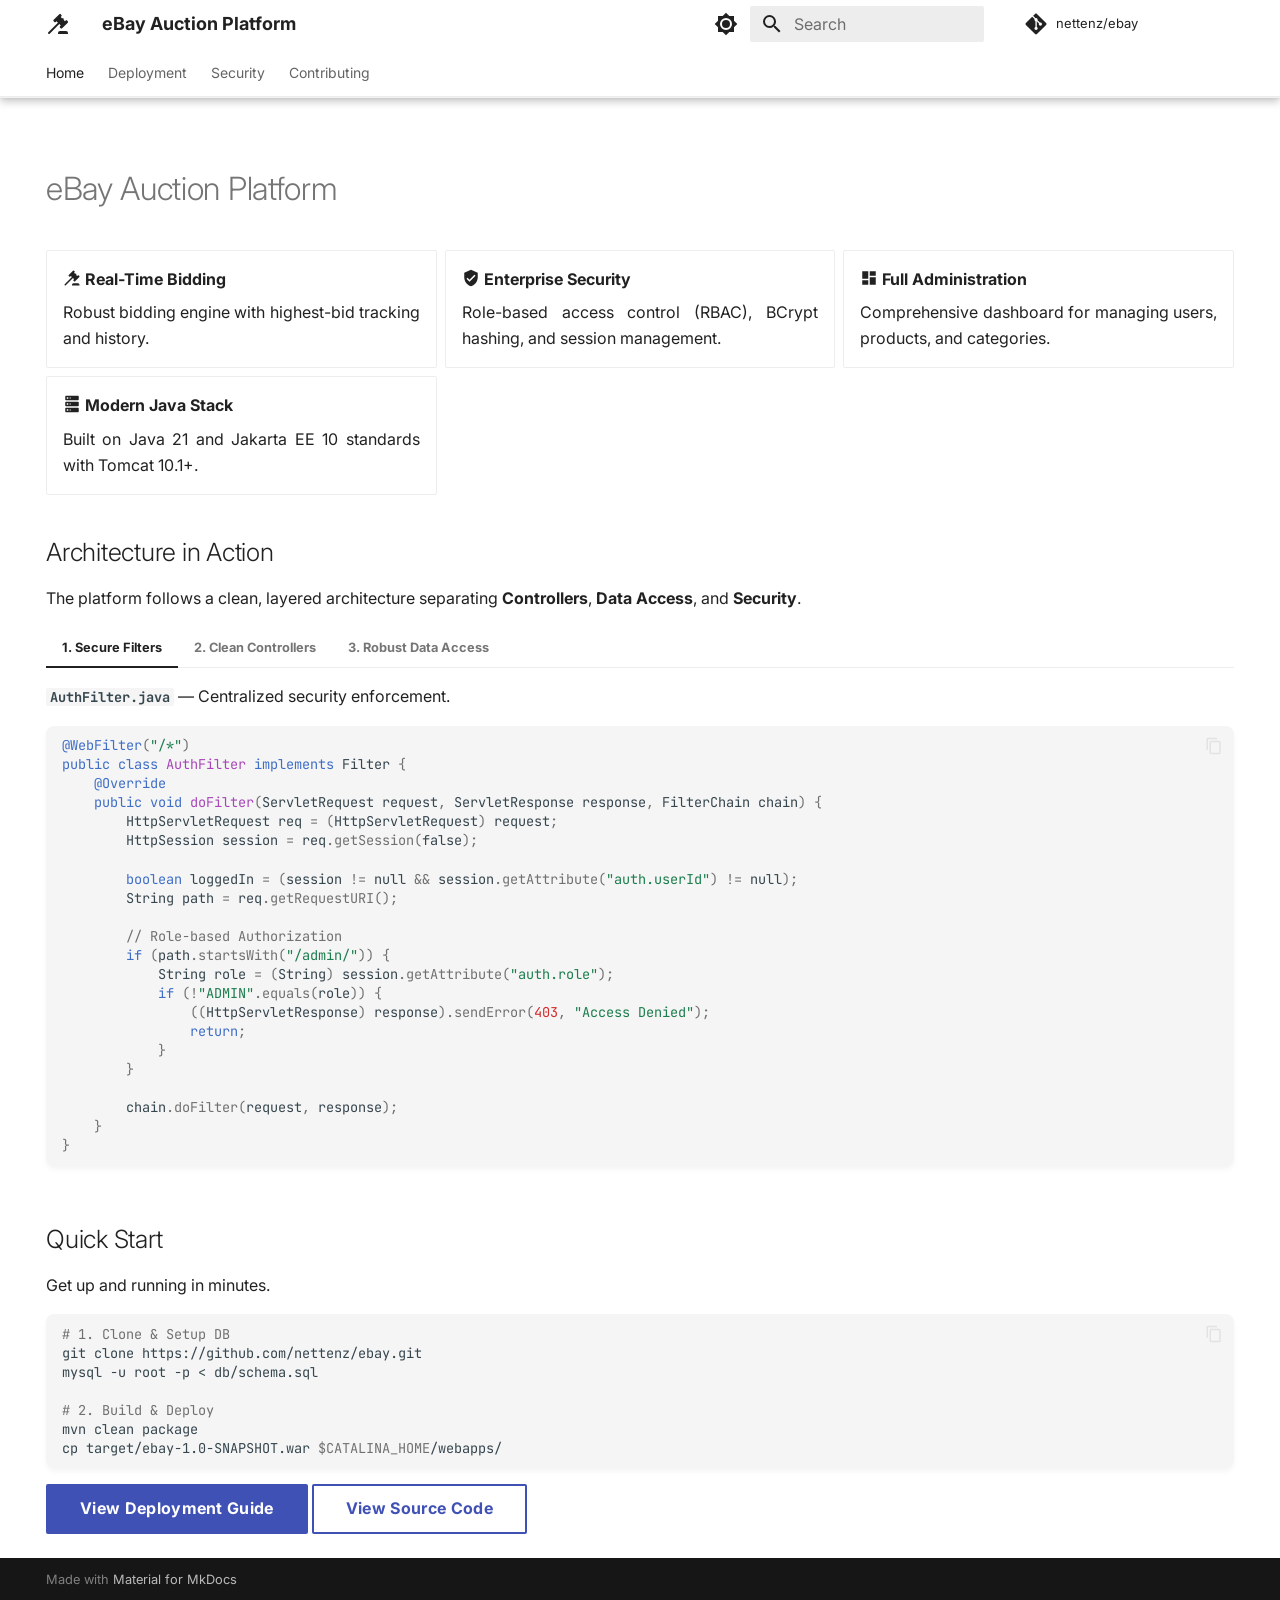
<file: index.html>
<!doctype html>
<html lang="en" class="no-js">
  <head>
    
      <meta charset="utf-8">
      <meta name="viewport" content="width=device-width,initial-scale=1">
      
        <meta name="description" content="Documentation for a Java-based auction web application built with Jakarta EE">
      
      
        <meta name="author" content="Emanuel">
      
      
      
      
        <link rel="next" href="deployment/">
      
      
        
      
      
      <link rel="icon" href="assets/favicon.png">
      <meta name="generator" content="mkdocs-1.6.1, mkdocs-material-9.7.1">
    
    
      
        <title>eBay Auction Platform</title>
      
    
    
      <link rel="stylesheet" href="assets/stylesheets/main.484c7ddc.min.css">
      
        
        <link rel="stylesheet" href="assets/stylesheets/palette.ab4e12ef.min.css">
      
      


    
    
      
    
    
      
        
        
        <link rel="preconnect" href="https://fonts.gstatic.com" crossorigin>
        <link rel="stylesheet" href="https://fonts.googleapis.com/css?family=Inter:300,300i,400,400i,700,700i%7CJetBrains+Mono:400,400i,700,700i&display=fallback">
        <style>:root{--md-text-font:"Inter";--md-code-font:"JetBrains Mono"}</style>
      
    
    
      <link rel="stylesheet" href="stylesheets/extra.css">
    
    <script>__md_scope=new URL(".",location),__md_hash=e=>[...e].reduce(((e,_)=>(e<<5)-e+_.charCodeAt(0)),0),__md_get=(e,_=localStorage,t=__md_scope)=>JSON.parse(_.getItem(t.pathname+"."+e)),__md_set=(e,_,t=localStorage,a=__md_scope)=>{try{t.setItem(a.pathname+"."+e,JSON.stringify(_))}catch(e){}}</script>
    
      

    
    
  </head>
  
  
    
    
      
    
    
    
    
    <body dir="ltr" data-md-color-scheme="default" data-md-color-primary="white" data-md-color-accent="indigo">
  
    
    <input class="md-toggle" data-md-toggle="drawer" type="checkbox" id="__drawer" autocomplete="off">
    <input class="md-toggle" data-md-toggle="search" type="checkbox" id="__search" autocomplete="off">
    <label class="md-overlay" for="__drawer"></label>
    <div data-md-component="skip">
      
        
        <a href="#ebay-auction-platform" class="md-skip">
          Skip to content
        </a>
      
    </div>
    <div data-md-component="announce">
      
    </div>
    
    
      

  

<header class="md-header md-header--shadow md-header--lifted" data-md-component="header">
  <nav class="md-header__inner md-grid" aria-label="Header">
    <a href="." title="eBay Auction Platform" class="md-header__button md-logo" aria-label="eBay Auction Platform" data-md-component="logo">
      
  
  <svg xmlns="http://www.w3.org/2000/svg" viewBox="0 0 24 24"><path d="m2.3 20.28 9.6-9.6-1.4-1.42-.72.71a.996.996 0 0 1-1.41 0l-.71-.71a.996.996 0 0 1 0-1.41l5.66-5.66a.996.996 0 0 1 1.41 0l.71.71c.39.39.39 1.02 0 1.41l-.71.69 1.42 1.43a.996.996 0 0 1 1.41 0c.39.39.39 1.03 0 1.42l1.41 1.41.71-.71c.39-.39 1.03-.39 1.42 0l.7.71c.39.39.39 1.03 0 1.42l-5.65 5.65c-.39.39-1.03.39-1.42 0l-.7-.7a.99.99 0 0 1 0-1.42l.7-.71-1.41-1.41-9.61 9.61a.996.996 0 0 1-1.41 0c-.39-.39-.39-1.03 0-1.42M20 19a2 2 0 0 1 2 2v1H12v-1a2 2 0 0 1 2-2z"/></svg>

    </a>
    <label class="md-header__button md-icon" for="__drawer">
      
      <svg xmlns="http://www.w3.org/2000/svg" viewBox="0 0 24 24"><path d="M3 6h18v2H3zm0 5h18v2H3zm0 5h18v2H3z"/></svg>
    </label>
    <div class="md-header__title" data-md-component="header-title">
      <div class="md-header__ellipsis">
        <div class="md-header__topic">
          <span class="md-ellipsis">
            eBay Auction Platform
          </span>
        </div>
        <div class="md-header__topic" data-md-component="header-topic">
          <span class="md-ellipsis">
            
              Home
            
          </span>
        </div>
      </div>
    </div>
    
      
        <form class="md-header__option" data-md-component="palette">
  
    
    
    
    <input class="md-option" data-md-color-media="" data-md-color-scheme="default" data-md-color-primary="white" data-md-color-accent="indigo"  aria-label="Switch to dark mode"  type="radio" name="__palette" id="__palette_0">
    
      <label class="md-header__button md-icon" title="Switch to dark mode" for="__palette_1" hidden>
        <svg xmlns="http://www.w3.org/2000/svg" viewBox="0 0 24 24"><path d="M12 8a4 4 0 0 0-4 4 4 4 0 0 0 4 4 4 4 0 0 0 4-4 4 4 0 0 0-4-4m0 10a6 6 0 0 1-6-6 6 6 0 0 1 6-6 6 6 0 0 1 6 6 6 6 0 0 1-6 6m8-9.31V4h-4.69L12 .69 8.69 4H4v4.69L.69 12 4 15.31V20h4.69L12 23.31 15.31 20H20v-4.69L23.31 12z"/></svg>
      </label>
    
  
    
    
    
    <input class="md-option" data-md-color-media="" data-md-color-scheme="slate" data-md-color-primary="black" data-md-color-accent="indigo"  aria-label="Switch to light mode"  type="radio" name="__palette" id="__palette_1">
    
      <label class="md-header__button md-icon" title="Switch to light mode" for="__palette_0" hidden>
        <svg xmlns="http://www.w3.org/2000/svg" viewBox="0 0 24 24"><path d="M12 18c-.89 0-1.74-.2-2.5-.55C11.56 16.5 13 14.42 13 12s-1.44-4.5-3.5-5.45C10.26 6.2 11.11 6 12 6a6 6 0 0 1 6 6 6 6 0 0 1-6 6m8-9.31V4h-4.69L12 .69 8.69 4H4v4.69L.69 12 4 15.31V20h4.69L12 23.31 15.31 20H20v-4.69L23.31 12z"/></svg>
      </label>
    
  
</form>
      
    
    
      <script>var palette=__md_get("__palette");if(palette&&palette.color){if("(prefers-color-scheme)"===palette.color.media){var media=matchMedia("(prefers-color-scheme: light)"),input=document.querySelector(media.matches?"[data-md-color-media='(prefers-color-scheme: light)']":"[data-md-color-media='(prefers-color-scheme: dark)']");palette.color.media=input.getAttribute("data-md-color-media"),palette.color.scheme=input.getAttribute("data-md-color-scheme"),palette.color.primary=input.getAttribute("data-md-color-primary"),palette.color.accent=input.getAttribute("data-md-color-accent")}for(var[key,value]of Object.entries(palette.color))document.body.setAttribute("data-md-color-"+key,value)}</script>
    
    
    
      
      
        <label class="md-header__button md-icon" for="__search">
          
          <svg xmlns="http://www.w3.org/2000/svg" viewBox="0 0 24 24"><path d="M9.5 3A6.5 6.5 0 0 1 16 9.5c0 1.61-.59 3.09-1.56 4.23l.27.27h.79l5 5-1.5 1.5-5-5v-.79l-.27-.27A6.52 6.52 0 0 1 9.5 16 6.5 6.5 0 0 1 3 9.5 6.5 6.5 0 0 1 9.5 3m0 2C7 5 5 7 5 9.5S7 14 9.5 14 14 12 14 9.5 12 5 9.5 5"/></svg>
        </label>
        <div class="md-search" data-md-component="search" role="dialog">
  <label class="md-search__overlay" for="__search"></label>
  <div class="md-search__inner" role="search">
    <form class="md-search__form" name="search">
      <input type="text" class="md-search__input" name="query" aria-label="Search" placeholder="Search" autocapitalize="off" autocorrect="off" autocomplete="off" spellcheck="false" data-md-component="search-query" required>
      <label class="md-search__icon md-icon" for="__search">
        
        <svg xmlns="http://www.w3.org/2000/svg" viewBox="0 0 24 24"><path d="M9.5 3A6.5 6.5 0 0 1 16 9.5c0 1.61-.59 3.09-1.56 4.23l.27.27h.79l5 5-1.5 1.5-5-5v-.79l-.27-.27A6.52 6.52 0 0 1 9.5 16 6.5 6.5 0 0 1 3 9.5 6.5 6.5 0 0 1 9.5 3m0 2C7 5 5 7 5 9.5S7 14 9.5 14 14 12 14 9.5 12 5 9.5 5"/></svg>
        
        <svg xmlns="http://www.w3.org/2000/svg" viewBox="0 0 24 24"><path d="M20 11v2H8l5.5 5.5-1.42 1.42L4.16 12l7.92-7.92L13.5 5.5 8 11z"/></svg>
      </label>
      <nav class="md-search__options" aria-label="Search">
        
        <button type="reset" class="md-search__icon md-icon" title="Clear" aria-label="Clear" tabindex="-1">
          
          <svg xmlns="http://www.w3.org/2000/svg" viewBox="0 0 24 24"><path d="M19 6.41 17.59 5 12 10.59 6.41 5 5 6.41 10.59 12 5 17.59 6.41 19 12 13.41 17.59 19 19 17.59 13.41 12z"/></svg>
        </button>
      </nav>
      
        <div class="md-search__suggest" data-md-component="search-suggest"></div>
      
    </form>
    <div class="md-search__output">
      <div class="md-search__scrollwrap" tabindex="0" data-md-scrollfix>
        <div class="md-search-result" data-md-component="search-result">
          <div class="md-search-result__meta">
            Initializing search
          </div>
          <ol class="md-search-result__list" role="presentation"></ol>
        </div>
      </div>
    </div>
  </div>
</div>
      
    
    
      <div class="md-header__source">
        <a href="https://github.com/nettenz/ebay" title="Go to repository" class="md-source" data-md-component="source">
  <div class="md-source__icon md-icon">
    
    <svg xmlns="http://www.w3.org/2000/svg" viewBox="0 0 448 512"><!--! Font Awesome Free 7.1.0 by @fontawesome - https://fontawesome.com License - https://fontawesome.com/license/free (Icons: CC BY 4.0, Fonts: SIL OFL 1.1, Code: MIT License) Copyright 2025 Fonticons, Inc.--><path d="M439.6 236.1 244 40.5c-5.4-5.5-12.8-8.5-20.4-8.5s-15 3-20.4 8.4L162.5 81l51.5 51.5c27.1-9.1 52.7 16.8 43.4 43.7l49.7 49.7c34.2-11.8 61.2 31 35.5 56.7-26.5 26.5-70.2-2.9-56-37.3L240.3 199v121.9c25.3 12.5 22.3 41.8 9.1 55-6.4 6.4-15.2 10.1-24.3 10.1s-17.8-3.6-24.3-10.1c-17.6-17.6-11.1-46.9 11.2-56v-123c-20.8-8.5-24.6-30.7-18.6-45L142.6 101 8.5 235.1C3 240.6 0 247.9 0 255.5s3 15 8.5 20.4l195.6 195.7c5.4 5.4 12.7 8.4 20.4 8.4s15-3 20.4-8.4l194.7-194.7c5.4-5.4 8.4-12.8 8.4-20.4s-3-15-8.4-20.4"/></svg>
  </div>
  <div class="md-source__repository">
    nettenz/ebay
  </div>
</a>
      </div>
    
  </nav>
  
    
      
<nav class="md-tabs" aria-label="Tabs" data-md-component="tabs">
  <div class="md-grid">
    <ul class="md-tabs__list">
      
        
  
  
  
    
  
  
    <li class="md-tabs__item md-tabs__item--active">
      <a href="." class="md-tabs__link">
        
  
  
    
  
  Home

      </a>
    </li>
  

      
        
  
  
  
  
    <li class="md-tabs__item">
      <a href="deployment/" class="md-tabs__link">
        
  
  
    
  
  Deployment

      </a>
    </li>
  

      
        
  
  
  
  
    <li class="md-tabs__item">
      <a href="security/" class="md-tabs__link">
        
  
  
    
  
  Security

      </a>
    </li>
  

      
        
  
  
  
  
    <li class="md-tabs__item">
      <a href="contributing/" class="md-tabs__link">
        
  
  
    
  
  Contributing

      </a>
    </li>
  

      
    </ul>
  </div>
</nav>
    
  
</header>
    
    <div class="md-container" data-md-component="container">
      
      
        
      
      <main class="md-main" data-md-component="main">
        <div class="md-main__inner md-grid">
          
            
              
                
              
              <div class="md-sidebar md-sidebar--primary" data-md-component="sidebar" data-md-type="navigation" hidden>
                <div class="md-sidebar__scrollwrap">
                  <div class="md-sidebar__inner">
                    


  


<nav class="md-nav md-nav--primary md-nav--lifted" aria-label="Navigation" data-md-level="0">
  <label class="md-nav__title" for="__drawer">
    <a href="." title="eBay Auction Platform" class="md-nav__button md-logo" aria-label="eBay Auction Platform" data-md-component="logo">
      
  
  <svg xmlns="http://www.w3.org/2000/svg" viewBox="0 0 24 24"><path d="m2.3 20.28 9.6-9.6-1.4-1.42-.72.71a.996.996 0 0 1-1.41 0l-.71-.71a.996.996 0 0 1 0-1.41l5.66-5.66a.996.996 0 0 1 1.41 0l.71.71c.39.39.39 1.02 0 1.41l-.71.69 1.42 1.43a.996.996 0 0 1 1.41 0c.39.39.39 1.03 0 1.42l1.41 1.41.71-.71c.39-.39 1.03-.39 1.42 0l.7.71c.39.39.39 1.03 0 1.42l-5.65 5.65c-.39.39-1.03.39-1.42 0l-.7-.7a.99.99 0 0 1 0-1.42l.7-.71-1.41-1.41-9.61 9.61a.996.996 0 0 1-1.41 0c-.39-.39-.39-1.03 0-1.42M20 19a2 2 0 0 1 2 2v1H12v-1a2 2 0 0 1 2-2z"/></svg>

    </a>
    eBay Auction Platform
  </label>
  
    <div class="md-nav__source">
      <a href="https://github.com/nettenz/ebay" title="Go to repository" class="md-source" data-md-component="source">
  <div class="md-source__icon md-icon">
    
    <svg xmlns="http://www.w3.org/2000/svg" viewBox="0 0 448 512"><!--! Font Awesome Free 7.1.0 by @fontawesome - https://fontawesome.com License - https://fontawesome.com/license/free (Icons: CC BY 4.0, Fonts: SIL OFL 1.1, Code: MIT License) Copyright 2025 Fonticons, Inc.--><path d="M439.6 236.1 244 40.5c-5.4-5.5-12.8-8.5-20.4-8.5s-15 3-20.4 8.4L162.5 81l51.5 51.5c27.1-9.1 52.7 16.8 43.4 43.7l49.7 49.7c34.2-11.8 61.2 31 35.5 56.7-26.5 26.5-70.2-2.9-56-37.3L240.3 199v121.9c25.3 12.5 22.3 41.8 9.1 55-6.4 6.4-15.2 10.1-24.3 10.1s-17.8-3.6-24.3-10.1c-17.6-17.6-11.1-46.9 11.2-56v-123c-20.8-8.5-24.6-30.7-18.6-45L142.6 101 8.5 235.1C3 240.6 0 247.9 0 255.5s3 15 8.5 20.4l195.6 195.7c5.4 5.4 12.7 8.4 20.4 8.4s15-3 20.4-8.4l194.7-194.7c5.4-5.4 8.4-12.8 8.4-20.4s-3-15-8.4-20.4"/></svg>
  </div>
  <div class="md-source__repository">
    nettenz/ebay
  </div>
</a>
    </div>
  
  <ul class="md-nav__list" data-md-scrollfix>
    
      
      
  
  
    
  
  
  
    <li class="md-nav__item md-nav__item--active">
      
      <input class="md-nav__toggle md-toggle" type="checkbox" id="__toc">
      
      
        
      
      
        <label class="md-nav__link md-nav__link--active" for="__toc">
          
  
  
  <span class="md-ellipsis">
    
  
    Home
  

    
  </span>
  
  

          <span class="md-nav__icon md-icon"></span>
        </label>
      
      <a href="." class="md-nav__link md-nav__link--active">
        
  
  
  <span class="md-ellipsis">
    
  
    Home
  

    
  </span>
  
  

      </a>
      
        

<nav class="md-nav md-nav--secondary" aria-label="Table of contents">
  
  
  
    
  
  
    <label class="md-nav__title" for="__toc">
      <span class="md-nav__icon md-icon"></span>
      Table of contents
    </label>
    <ul class="md-nav__list" data-md-component="toc" data-md-scrollfix>
      
        <li class="md-nav__item">
  <a href="#architecture-in-action" class="md-nav__link">
    <span class="md-ellipsis">
      
        Architecture in Action
      
    </span>
  </a>
  
</li>
      
        <li class="md-nav__item">
  <a href="#quick-start" class="md-nav__link">
    <span class="md-ellipsis">
      
        Quick Start
      
    </span>
  </a>
  
</li>
      
    </ul>
  
</nav>
      
    </li>
  

    
      
      
  
  
  
  
    <li class="md-nav__item">
      <a href="deployment/" class="md-nav__link">
        
  
  
  <span class="md-ellipsis">
    
  
    Deployment
  

    
  </span>
  
  

      </a>
    </li>
  

    
      
      
  
  
  
  
    <li class="md-nav__item">
      <a href="security/" class="md-nav__link">
        
  
  
  <span class="md-ellipsis">
    
  
    Security
  

    
  </span>
  
  

      </a>
    </li>
  

    
      
      
  
  
  
  
    <li class="md-nav__item">
      <a href="contributing/" class="md-nav__link">
        
  
  
  <span class="md-ellipsis">
    
  
    Contributing
  

    
  </span>
  
  

      </a>
    </li>
  

    
  </ul>
</nav>
                  </div>
                </div>
              </div>
            
            
              
                
              
              <div class="md-sidebar md-sidebar--secondary" data-md-component="sidebar" data-md-type="toc" hidden>
                <div class="md-sidebar__scrollwrap">
                  <div class="md-sidebar__inner">
                    

<nav class="md-nav md-nav--secondary" aria-label="Table of contents">
  
  
  
    
  
  
    <label class="md-nav__title" for="__toc">
      <span class="md-nav__icon md-icon"></span>
      Table of contents
    </label>
    <ul class="md-nav__list" data-md-component="toc" data-md-scrollfix>
      
        <li class="md-nav__item">
  <a href="#architecture-in-action" class="md-nav__link">
    <span class="md-ellipsis">
      
        Architecture in Action
      
    </span>
  </a>
  
</li>
      
        <li class="md-nav__item">
  <a href="#quick-start" class="md-nav__link">
    <span class="md-ellipsis">
      
        Quick Start
      
    </span>
  </a>
  
</li>
      
    </ul>
  
</nav>
                  </div>
                </div>
              </div>
            
          
          
            <div class="md-content" data-md-component="content">
              
              <article class="md-content__inner md-typeset">
                
                  
  



  
  


<h1 id="ebay-auction-platform">eBay Auction Platform<a class="headerlink" href="#ebay-auction-platform" title="Permanent link">&para;</a></h1>
<div class="grid cards">
<ul>
<li>
<p><span class="twemoji"><svg xmlns="http://www.w3.org/2000/svg" viewBox="0 0 24 24"><path d="m2.3 20.28 9.6-9.6-1.4-1.42-.72.71a.996.996 0 0 1-1.41 0l-.71-.71a.996.996 0 0 1 0-1.41l5.66-5.66a.996.996 0 0 1 1.41 0l.71.71c.39.39.39 1.02 0 1.41l-.71.69 1.42 1.43a.996.996 0 0 1 1.41 0c.39.39.39 1.03 0 1.42l1.41 1.41.71-.71c.39-.39 1.03-.39 1.42 0l.7.71c.39.39.39 1.03 0 1.42l-5.65 5.65c-.39.39-1.03.39-1.42 0l-.7-.7a.99.99 0 0 1 0-1.42l.7-.71-1.41-1.41-9.61 9.61a.996.996 0 0 1-1.41 0c-.39-.39-.39-1.03 0-1.42M20 19a2 2 0 0 1 2 2v1H12v-1a2 2 0 0 1 2-2z"/></svg></span> <strong>Real-Time Bidding</strong></p>
<p>Robust bidding engine with highest-bid tracking and history.</p>
</li>
<li>
<p><span class="twemoji"><svg xmlns="http://www.w3.org/2000/svg" viewBox="0 0 24 24"><path d="m10 17-4-4 1.41-1.41L10 14.17l6.59-6.59L18 9m-6-8L3 5v6c0 5.55 3.84 10.74 9 12 5.16-1.26 9-6.45 9-12V5z"/></svg></span> <strong>Enterprise Security</strong></p>
<p>Role-based access control (RBAC), BCrypt hashing, and session management.</p>
</li>
<li>
<p><span class="twemoji"><svg xmlns="http://www.w3.org/2000/svg" viewBox="0 0 24 24"><path d="M13 3v6h8V3m-8 18h8V11h-8M3 21h8v-6H3m0-2h8V3H3z"/></svg></span> <strong>Full Administration</strong></p>
<p>Comprehensive dashboard for managing users, products, and categories.</p>
</li>
<li>
<p><span class="twemoji"><svg xmlns="http://www.w3.org/2000/svg" viewBox="0 0 24 24"><path d="M4 1h16a1 1 0 0 1 1 1v4a1 1 0 0 1-1 1H4a1 1 0 0 1-1-1V2a1 1 0 0 1 1-1m0 8h16a1 1 0 0 1 1 1v4a1 1 0 0 1-1 1H4a1 1 0 0 1-1-1v-4a1 1 0 0 1 1-1m0 8h16a1 1 0 0 1 1 1v4a1 1 0 0 1-1 1H4a1 1 0 0 1-1-1v-4a1 1 0 0 1 1-1M9 5h1V3H9zm0 8h1v-2H9zm0 8h1v-2H9zM5 3v2h2V3zm0 8v2h2v-2zm0 8v2h2v-2z"/></svg></span> <strong>Modern Java Stack</strong></p>
<p>Built on Java 21 and Jakarta EE 10 standards with Tomcat 10.1+.</p>
</li>
</ul>
</div>
<h2 id="architecture-in-action">Architecture in Action<a class="headerlink" href="#architecture-in-action" title="Permanent link">&para;</a></h2>
<p>The platform follows a clean, layered architecture separating <strong>Controllers</strong>, <strong>Data Access</strong>, and <strong>Security</strong>.</p>
<div class="tabbed-set tabbed-alternate" data-tabs="1:3"><input checked="checked" id="__tabbed_1_1" name="__tabbed_1" type="radio" /><input id="__tabbed_1_2" name="__tabbed_1" type="radio" /><input id="__tabbed_1_3" name="__tabbed_1" type="radio" /><div class="tabbed-labels"><label for="__tabbed_1_1">1. Secure Filters</label><label for="__tabbed_1_2">2. Clean Controllers</label><label for="__tabbed_1_3">3. Robust Data Access</label></div>
<div class="tabbed-content">
<div class="tabbed-block">
<p><strong><code>AuthFilter.java</code></strong> — Centralized security enforcement.</p>
<div class="highlight"><pre><span></span><code><a id="__codelineno-0-1" name="__codelineno-0-1" href="#__codelineno-0-1"></a><span class="nd">@WebFilter</span><span class="p">(</span><span class="s">&quot;/*&quot;</span><span class="p">)</span>
<a id="__codelineno-0-2" name="__codelineno-0-2" href="#__codelineno-0-2"></a><span class="kd">public</span><span class="w"> </span><span class="kd">class</span> <span class="nc">AuthFilter</span><span class="w"> </span><span class="kd">implements</span><span class="w"> </span><span class="n">Filter</span><span class="w"> </span><span class="p">{</span>
<a id="__codelineno-0-3" name="__codelineno-0-3" href="#__codelineno-0-3"></a><span class="w">    </span><span class="nd">@Override</span>
<a id="__codelineno-0-4" name="__codelineno-0-4" href="#__codelineno-0-4"></a><span class="w">    </span><span class="kd">public</span><span class="w"> </span><span class="kt">void</span><span class="w"> </span><span class="nf">doFilter</span><span class="p">(</span><span class="n">ServletRequest</span><span class="w"> </span><span class="n">request</span><span class="p">,</span><span class="w"> </span><span class="n">ServletResponse</span><span class="w"> </span><span class="n">response</span><span class="p">,</span><span class="w"> </span><span class="n">FilterChain</span><span class="w"> </span><span class="n">chain</span><span class="p">)</span><span class="w"> </span><span class="p">{</span>
<a id="__codelineno-0-5" name="__codelineno-0-5" href="#__codelineno-0-5"></a><span class="w">        </span><span class="n">HttpServletRequest</span><span class="w"> </span><span class="n">req</span><span class="w"> </span><span class="o">=</span><span class="w"> </span><span class="p">(</span><span class="n">HttpServletRequest</span><span class="p">)</span><span class="w"> </span><span class="n">request</span><span class="p">;</span>
<a id="__codelineno-0-6" name="__codelineno-0-6" href="#__codelineno-0-6"></a><span class="w">        </span><span class="n">HttpSession</span><span class="w"> </span><span class="n">session</span><span class="w"> </span><span class="o">=</span><span class="w"> </span><span class="n">req</span><span class="p">.</span><span class="na">getSession</span><span class="p">(</span><span class="kc">false</span><span class="p">);</span>
<a id="__codelineno-0-7" name="__codelineno-0-7" href="#__codelineno-0-7"></a>
<a id="__codelineno-0-8" name="__codelineno-0-8" href="#__codelineno-0-8"></a><span class="w">        </span><span class="kt">boolean</span><span class="w"> </span><span class="n">loggedIn</span><span class="w"> </span><span class="o">=</span><span class="w"> </span><span class="p">(</span><span class="n">session</span><span class="w"> </span><span class="o">!=</span><span class="w"> </span><span class="kc">null</span><span class="w"> </span><span class="o">&amp;&amp;</span><span class="w"> </span><span class="n">session</span><span class="p">.</span><span class="na">getAttribute</span><span class="p">(</span><span class="s">&quot;auth.userId&quot;</span><span class="p">)</span><span class="w"> </span><span class="o">!=</span><span class="w"> </span><span class="kc">null</span><span class="p">);</span>
<a id="__codelineno-0-9" name="__codelineno-0-9" href="#__codelineno-0-9"></a><span class="w">        </span><span class="n">String</span><span class="w"> </span><span class="n">path</span><span class="w"> </span><span class="o">=</span><span class="w"> </span><span class="n">req</span><span class="p">.</span><span class="na">getRequestURI</span><span class="p">();</span>
<a id="__codelineno-0-10" name="__codelineno-0-10" href="#__codelineno-0-10"></a>
<a id="__codelineno-0-11" name="__codelineno-0-11" href="#__codelineno-0-11"></a><span class="w">        </span><span class="c1">// Role-based Authorization</span>
<a id="__codelineno-0-12" name="__codelineno-0-12" href="#__codelineno-0-12"></a><span class="w">        </span><span class="k">if</span><span class="w"> </span><span class="p">(</span><span class="n">path</span><span class="p">.</span><span class="na">startsWith</span><span class="p">(</span><span class="s">&quot;/admin/&quot;</span><span class="p">))</span><span class="w"> </span><span class="p">{</span>
<a id="__codelineno-0-13" name="__codelineno-0-13" href="#__codelineno-0-13"></a><span class="w">            </span><span class="n">String</span><span class="w"> </span><span class="n">role</span><span class="w"> </span><span class="o">=</span><span class="w"> </span><span class="p">(</span><span class="n">String</span><span class="p">)</span><span class="w"> </span><span class="n">session</span><span class="p">.</span><span class="na">getAttribute</span><span class="p">(</span><span class="s">&quot;auth.role&quot;</span><span class="p">);</span>
<a id="__codelineno-0-14" name="__codelineno-0-14" href="#__codelineno-0-14"></a><span class="w">            </span><span class="k">if</span><span class="w"> </span><span class="p">(</span><span class="o">!</span><span class="s">&quot;ADMIN&quot;</span><span class="p">.</span><span class="na">equals</span><span class="p">(</span><span class="n">role</span><span class="p">))</span><span class="w"> </span><span class="p">{</span>
<a id="__codelineno-0-15" name="__codelineno-0-15" href="#__codelineno-0-15"></a><span class="w">                </span><span class="p">((</span><span class="n">HttpServletResponse</span><span class="p">)</span><span class="w"> </span><span class="n">response</span><span class="p">).</span><span class="na">sendError</span><span class="p">(</span><span class="mi">403</span><span class="p">,</span><span class="w"> </span><span class="s">&quot;Access Denied&quot;</span><span class="p">);</span>
<a id="__codelineno-0-16" name="__codelineno-0-16" href="#__codelineno-0-16"></a><span class="w">                </span><span class="k">return</span><span class="p">;</span>
<a id="__codelineno-0-17" name="__codelineno-0-17" href="#__codelineno-0-17"></a><span class="w">            </span><span class="p">}</span>
<a id="__codelineno-0-18" name="__codelineno-0-18" href="#__codelineno-0-18"></a><span class="w">        </span><span class="p">}</span>
<a id="__codelineno-0-19" name="__codelineno-0-19" href="#__codelineno-0-19"></a>
<a id="__codelineno-0-20" name="__codelineno-0-20" href="#__codelineno-0-20"></a><span class="w">        </span><span class="n">chain</span><span class="p">.</span><span class="na">doFilter</span><span class="p">(</span><span class="n">request</span><span class="p">,</span><span class="w"> </span><span class="n">response</span><span class="p">);</span>
<a id="__codelineno-0-21" name="__codelineno-0-21" href="#__codelineno-0-21"></a><span class="w">    </span><span class="p">}</span>
<a id="__codelineno-0-22" name="__codelineno-0-22" href="#__codelineno-0-22"></a><span class="p">}</span>
</code></pre></div>
</div>
<div class="tabbed-block">
<p><strong><code>LoginServlet.java</code></strong> — Handling business logic and routing.</p>
<div class="highlight"><pre><span></span><code><a id="__codelineno-1-1" name="__codelineno-1-1" href="#__codelineno-1-1"></a><span class="nd">@WebServlet</span><span class="p">(</span><span class="s">&quot;/login&quot;</span><span class="p">)</span>
<a id="__codelineno-1-2" name="__codelineno-1-2" href="#__codelineno-1-2"></a><span class="kd">public</span><span class="w"> </span><span class="kd">class</span> <span class="nc">LoginServlet</span><span class="w"> </span><span class="kd">extends</span><span class="w"> </span><span class="n">HttpServlet</span><span class="w"> </span><span class="p">{</span>
<a id="__codelineno-1-3" name="__codelineno-1-3" href="#__codelineno-1-3"></a><span class="w">    </span><span class="nd">@Override</span>
<a id="__codelineno-1-4" name="__codelineno-1-4" href="#__codelineno-1-4"></a><span class="w">    </span><span class="kd">protected</span><span class="w"> </span><span class="kt">void</span><span class="w"> </span><span class="nf">doPost</span><span class="p">(</span><span class="n">HttpServletRequest</span><span class="w"> </span><span class="n">req</span><span class="p">,</span><span class="w"> </span><span class="n">HttpServletResponse</span><span class="w"> </span><span class="n">resp</span><span class="p">)</span><span class="w"> </span><span class="p">{</span>
<a id="__codelineno-1-5" name="__codelineno-1-5" href="#__codelineno-1-5"></a><span class="w">        </span><span class="n">String</span><span class="w"> </span><span class="n">username</span><span class="w"> </span><span class="o">=</span><span class="w"> </span><span class="n">req</span><span class="p">.</span><span class="na">getParameter</span><span class="p">(</span><span class="s">&quot;username&quot;</span><span class="p">);</span>
<a id="__codelineno-1-6" name="__codelineno-1-6" href="#__codelineno-1-6"></a><span class="w">        </span><span class="kd">var</span><span class="w"> </span><span class="n">user</span><span class="w"> </span><span class="o">=</span><span class="w"> </span><span class="n">userDao</span><span class="p">.</span><span class="na">findByUsername</span><span class="p">(</span><span class="n">username</span><span class="p">);</span>
<a id="__codelineno-1-7" name="__codelineno-1-7" href="#__codelineno-1-7"></a>
<a id="__codelineno-1-8" name="__codelineno-1-8" href="#__codelineno-1-8"></a><span class="w">        </span><span class="c1">// Secure Password Verification</span>
<a id="__codelineno-1-9" name="__codelineno-1-9" href="#__codelineno-1-9"></a><span class="w">        </span><span class="k">if</span><span class="w"> </span><span class="p">(</span><span class="n">user</span><span class="w"> </span><span class="o">==</span><span class="w"> </span><span class="kc">null</span><span class="w"> </span><span class="o">||</span><span class="w"> </span><span class="o">!</span><span class="n">PasswordUtil</span><span class="p">.</span><span class="na">verify</span><span class="p">(</span><span class="n">password</span><span class="p">,</span><span class="w"> </span><span class="n">user</span><span class="p">.</span><span class="na">passwordHash</span><span class="p">()))</span><span class="w"> </span><span class="p">{</span>
<a id="__codelineno-1-10" name="__codelineno-1-10" href="#__codelineno-1-10"></a><span class="w">            </span><span class="n">req</span><span class="p">.</span><span class="na">setAttribute</span><span class="p">(</span><span class="s">&quot;error&quot;</span><span class="p">,</span><span class="w"> </span><span class="s">&quot;Invalid credentials.&quot;</span><span class="p">);</span>
<a id="__codelineno-1-11" name="__codelineno-1-11" href="#__codelineno-1-11"></a><span class="w">            </span><span class="k">return</span><span class="p">;</span>
<a id="__codelineno-1-12" name="__codelineno-1-12" href="#__codelineno-1-12"></a><span class="w">        </span><span class="p">}</span>
<a id="__codelineno-1-13" name="__codelineno-1-13" href="#__codelineno-1-13"></a>
<a id="__codelineno-1-14" name="__codelineno-1-14" href="#__codelineno-1-14"></a><span class="w">        </span><span class="c1">// Session Creation</span>
<a id="__codelineno-1-15" name="__codelineno-1-15" href="#__codelineno-1-15"></a><span class="w">        </span><span class="n">HttpSession</span><span class="w"> </span><span class="n">session</span><span class="w"> </span><span class="o">=</span><span class="w"> </span><span class="n">req</span><span class="p">.</span><span class="na">getSession</span><span class="p">(</span><span class="kc">true</span><span class="p">);</span>
<a id="__codelineno-1-16" name="__codelineno-1-16" href="#__codelineno-1-16"></a><span class="w">        </span><span class="n">session</span><span class="p">.</span><span class="na">setAttribute</span><span class="p">(</span><span class="s">&quot;auth.userId&quot;</span><span class="p">,</span><span class="w"> </span><span class="n">user</span><span class="p">.</span><span class="na">userId</span><span class="p">());</span>
<a id="__codelineno-1-17" name="__codelineno-1-17" href="#__codelineno-1-17"></a><span class="w">        </span><span class="n">session</span><span class="p">.</span><span class="na">setAttribute</span><span class="p">(</span><span class="s">&quot;auth.role&quot;</span><span class="p">,</span><span class="w"> </span><span class="n">user</span><span class="p">.</span><span class="na">role</span><span class="p">());</span>
<a id="__codelineno-1-18" name="__codelineno-1-18" href="#__codelineno-1-18"></a>
<a id="__codelineno-1-19" name="__codelineno-1-19" href="#__codelineno-1-19"></a><span class="w">        </span><span class="n">resp</span><span class="p">.</span><span class="na">sendRedirect</span><span class="p">(</span><span class="n">req</span><span class="p">.</span><span class="na">getContextPath</span><span class="p">()</span><span class="w"> </span><span class="o">+</span><span class="w"> </span><span class="s">&quot;/dashboard&quot;</span><span class="p">);</span>
<a id="__codelineno-1-20" name="__codelineno-1-20" href="#__codelineno-1-20"></a><span class="w">    </span><span class="p">}</span>
<a id="__codelineno-1-21" name="__codelineno-1-21" href="#__codelineno-1-21"></a><span class="p">}</span>
</code></pre></div>
</div>
<div class="tabbed-block">
<p><strong><code>BidDao.java</code></strong> — Safe database interactions with JDBC.</p>
<div class="highlight"><pre><span></span><code><a id="__codelineno-2-1" name="__codelineno-2-1" href="#__codelineno-2-1"></a><span class="kd">public</span><span class="w"> </span><span class="kt">void</span><span class="w"> </span><span class="nf">placeBid</span><span class="p">(</span><span class="n">Long</span><span class="w"> </span><span class="n">productId</span><span class="p">,</span><span class="w"> </span><span class="n">Long</span><span class="w"> </span><span class="n">bidderId</span><span class="p">,</span><span class="w"> </span><span class="n">BigDecimal</span><span class="w"> </span><span class="n">amount</span><span class="p">)</span><span class="w"> </span><span class="p">{</span>
<a id="__codelineno-2-2" name="__codelineno-2-2" href="#__codelineno-2-2"></a><span class="w">    </span><span class="kd">final</span><span class="w"> </span><span class="n">String</span><span class="w"> </span><span class="n">sql</span><span class="w"> </span><span class="o">=</span><span class="w"> </span><span class="s">&quot;&quot;&quot;</span>
<a id="__codelineno-2-3" name="__codelineno-2-3" href="#__codelineno-2-3"></a><span class="s">        INSERT INTO bids (product_id, bidder_user_id, amount)</span>
<a id="__codelineno-2-4" name="__codelineno-2-4" href="#__codelineno-2-4"></a><span class="s">        VALUES (?, ?, ?)</span>
<a id="__codelineno-2-5" name="__codelineno-2-5" href="#__codelineno-2-5"></a><span class="s">    &quot;&quot;&quot;</span><span class="p">;</span>
<a id="__codelineno-2-6" name="__codelineno-2-6" href="#__codelineno-2-6"></a>
<a id="__codelineno-2-7" name="__codelineno-2-7" href="#__codelineno-2-7"></a><span class="w">    </span><span class="k">try</span><span class="w"> </span><span class="p">(</span><span class="n">Connection</span><span class="w"> </span><span class="n">c</span><span class="w"> </span><span class="o">=</span><span class="w"> </span><span class="n">Db</span><span class="p">.</span><span class="na">getConnection</span><span class="p">();</span>
<a id="__codelineno-2-8" name="__codelineno-2-8" href="#__codelineno-2-8"></a><span class="w">         </span><span class="n">PreparedStatement</span><span class="w"> </span><span class="n">ps</span><span class="w"> </span><span class="o">=</span><span class="w"> </span><span class="n">c</span><span class="p">.</span><span class="na">prepareStatement</span><span class="p">(</span><span class="n">sql</span><span class="p">))</span><span class="w"> </span><span class="p">{</span>
<a id="__codelineno-2-9" name="__codelineno-2-9" href="#__codelineno-2-9"></a>
<a id="__codelineno-2-10" name="__codelineno-2-10" href="#__codelineno-2-10"></a><span class="w">        </span><span class="n">ps</span><span class="p">.</span><span class="na">setLong</span><span class="p">(</span><span class="mi">1</span><span class="p">,</span><span class="w"> </span><span class="n">productId</span><span class="p">);</span>
<a id="__codelineno-2-11" name="__codelineno-2-11" href="#__codelineno-2-11"></a><span class="w">        </span><span class="n">ps</span><span class="p">.</span><span class="na">setLong</span><span class="p">(</span><span class="mi">2</span><span class="p">,</span><span class="w"> </span><span class="n">bidderId</span><span class="p">);</span>
<a id="__codelineno-2-12" name="__codelineno-2-12" href="#__codelineno-2-12"></a><span class="w">        </span><span class="n">ps</span><span class="p">.</span><span class="na">setBigDecimal</span><span class="p">(</span><span class="mi">3</span><span class="p">,</span><span class="w"> </span><span class="n">amount</span><span class="p">);</span>
<a id="__codelineno-2-13" name="__codelineno-2-13" href="#__codelineno-2-13"></a><span class="w">        </span><span class="n">ps</span><span class="p">.</span><span class="na">executeUpdate</span><span class="p">();</span>
<a id="__codelineno-2-14" name="__codelineno-2-14" href="#__codelineno-2-14"></a>
<a id="__codelineno-2-15" name="__codelineno-2-15" href="#__codelineno-2-15"></a><span class="w">    </span><span class="p">}</span><span class="w"> </span><span class="k">catch</span><span class="w"> </span><span class="p">(</span><span class="n">SQLException</span><span class="w"> </span><span class="n">e</span><span class="p">)</span><span class="w"> </span><span class="p">{</span>
<a id="__codelineno-2-16" name="__codelineno-2-16" href="#__codelineno-2-16"></a><span class="w">        </span><span class="k">throw</span><span class="w"> </span><span class="k">new</span><span class="w"> </span><span class="n">RuntimeException</span><span class="p">(</span><span class="s">&quot;DB error in BidDao.placeBid&quot;</span><span class="p">,</span><span class="w"> </span><span class="n">e</span><span class="p">);</span>
<a id="__codelineno-2-17" name="__codelineno-2-17" href="#__codelineno-2-17"></a><span class="w">    </span><span class="p">}</span>
<a id="__codelineno-2-18" name="__codelineno-2-18" href="#__codelineno-2-18"></a><span class="p">}</span>
</code></pre></div>
</div>
</div>
</div>
<h2 id="quick-start">Quick Start<a class="headerlink" href="#quick-start" title="Permanent link">&para;</a></h2>
<p>Get up and running in minutes.</p>
<div class="highlight"><pre><span></span><code><a id="__codelineno-3-1" name="__codelineno-3-1" href="#__codelineno-3-1"></a><span class="c1"># 1. Clone &amp; Setup DB</span>
<a id="__codelineno-3-2" name="__codelineno-3-2" href="#__codelineno-3-2"></a>git<span class="w"> </span>clone<span class="w"> </span>https://github.com/nettenz/ebay.git
<a id="__codelineno-3-3" name="__codelineno-3-3" href="#__codelineno-3-3"></a>mysql<span class="w"> </span>-u<span class="w"> </span>root<span class="w"> </span>-p<span class="w"> </span>&lt;<span class="w"> </span>db/schema.sql
<a id="__codelineno-3-4" name="__codelineno-3-4" href="#__codelineno-3-4"></a>
<a id="__codelineno-3-5" name="__codelineno-3-5" href="#__codelineno-3-5"></a><span class="c1"># 2. Build &amp; Deploy</span>
<a id="__codelineno-3-6" name="__codelineno-3-6" href="#__codelineno-3-6"></a>mvn<span class="w"> </span>clean<span class="w"> </span>package
<a id="__codelineno-3-7" name="__codelineno-3-7" href="#__codelineno-3-7"></a>cp<span class="w"> </span>target/ebay-1.0-SNAPSHOT.war<span class="w"> </span><span class="nv">$CATALINA_HOME</span>/webapps/
</code></pre></div>
<p><a class="md-button md-button--primary" href="deployment/">View Deployment Guide</a>
<a class="md-button" href="https://github.com/nettenz/ebay">View Source Code</a></p>







  
  




  



                
              </article>
            </div>
          
          
<script>var target=document.getElementById(location.hash.slice(1));target&&target.name&&(target.checked=target.name.startsWith("__tabbed_"))</script>
        </div>
        
          <button type="button" class="md-top md-icon" data-md-component="top" hidden>
  
  <svg xmlns="http://www.w3.org/2000/svg" viewBox="0 0 24 24"><path d="M13 20h-2V8l-5.5 5.5-1.42-1.42L12 4.16l7.92 7.92-1.42 1.42L13 8z"/></svg>
  Back to top
</button>
        
      </main>
      
        <footer class="md-footer">
  
  <div class="md-footer-meta md-typeset">
    <div class="md-footer-meta__inner md-grid">
      <div class="md-copyright">
  
  
    Made with
    <a href="https://squidfunk.github.io/mkdocs-material/" target="_blank" rel="noopener">
      Material for MkDocs
    </a>
  
</div>
      
    </div>
  </div>
</footer>
      
    </div>
    <div class="md-dialog" data-md-component="dialog">
      <div class="md-dialog__inner md-typeset"></div>
    </div>
    
    
    
      
      
      <script id="__config" type="application/json">{"annotate": null, "base": ".", "features": ["navigation.instant", "navigation.tracking", "navigation.tabs", "navigation.tabs.sticky", "navigation.sections", "navigation.expand", "navigation.top", "search.suggest", "search.highlight", "content.code.copy", "content.code.annotate"], "search": "assets/javascripts/workers/search.2c215733.min.js", "tags": null, "translations": {"clipboard.copied": "Copied to clipboard", "clipboard.copy": "Copy to clipboard", "search.result.more.one": "1 more on this page", "search.result.more.other": "# more on this page", "search.result.none": "No matching documents", "search.result.one": "1 matching document", "search.result.other": "# matching documents", "search.result.placeholder": "Type to start searching", "search.result.term.missing": "Missing", "select.version": "Select version"}, "version": null}</script>
    
    
      <script src="assets/javascripts/bundle.79ae519e.min.js"></script>
      
    
  </body>
</html>
</file>
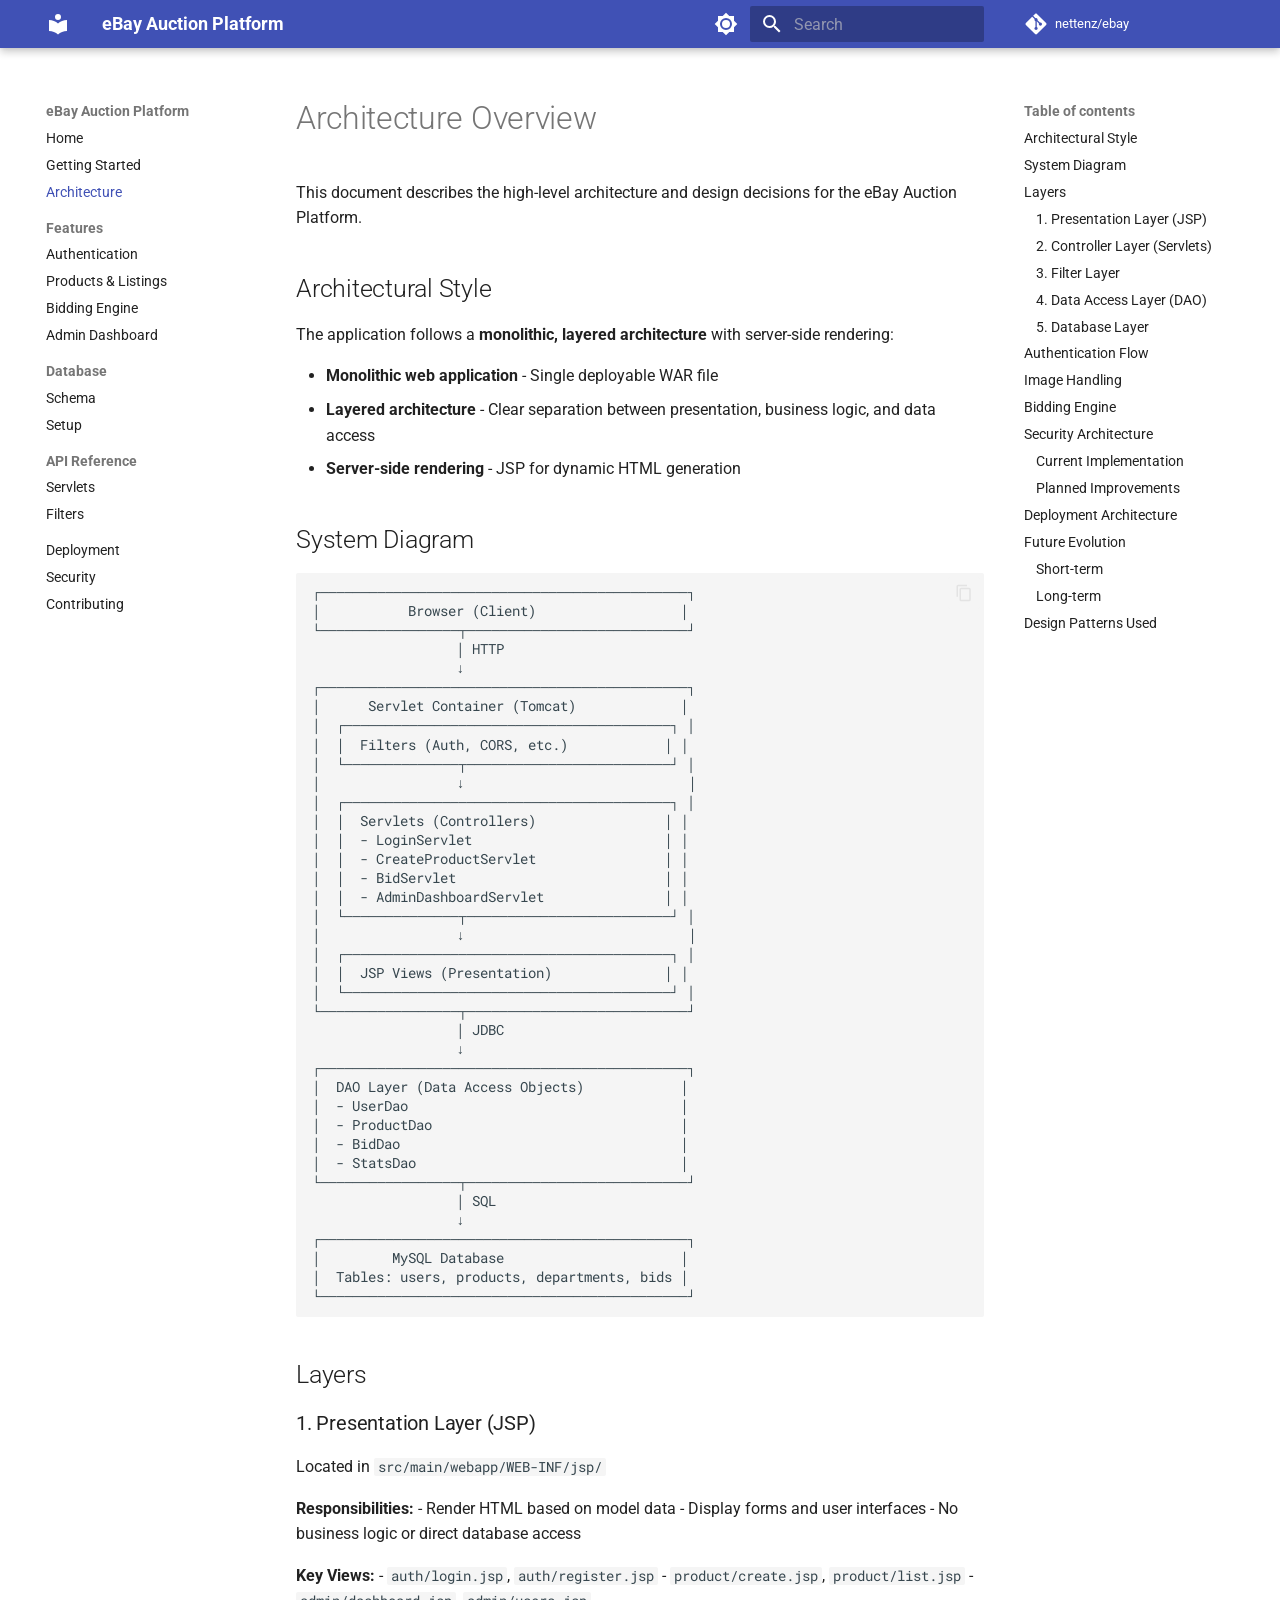
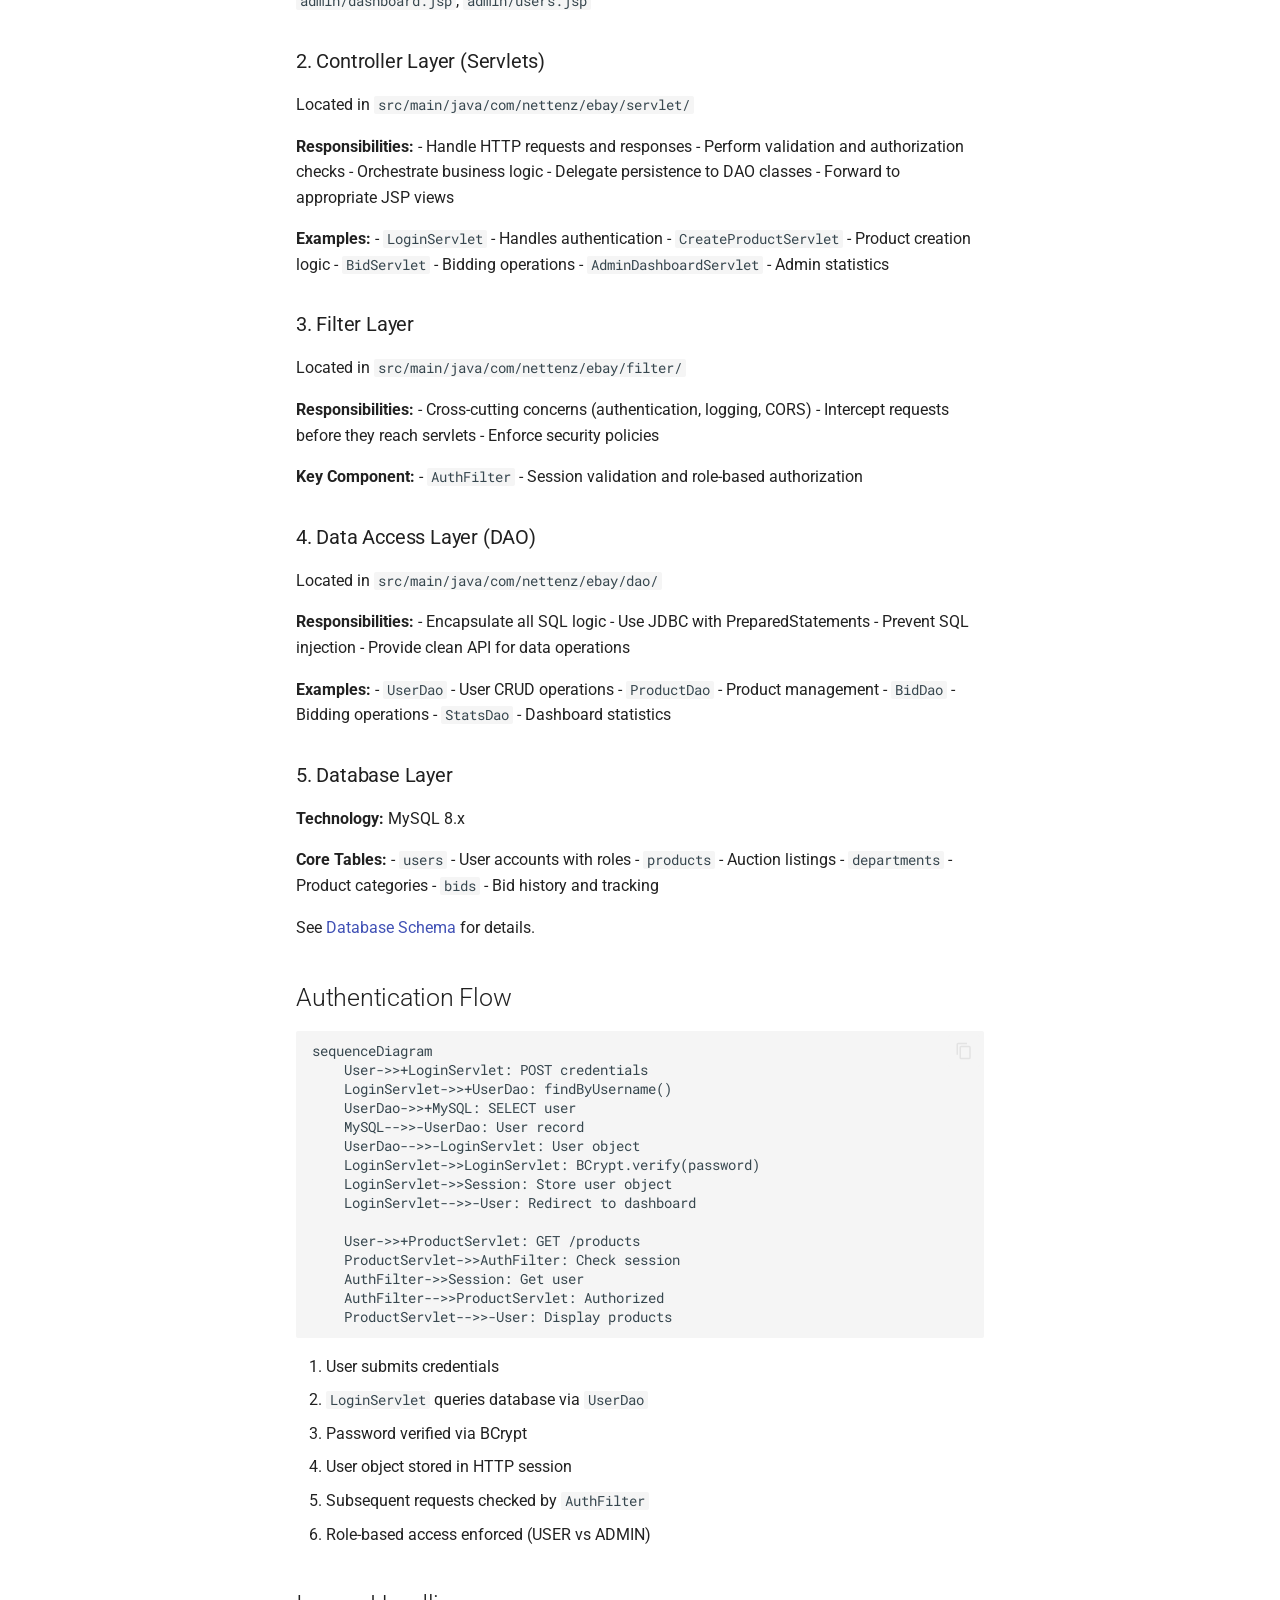
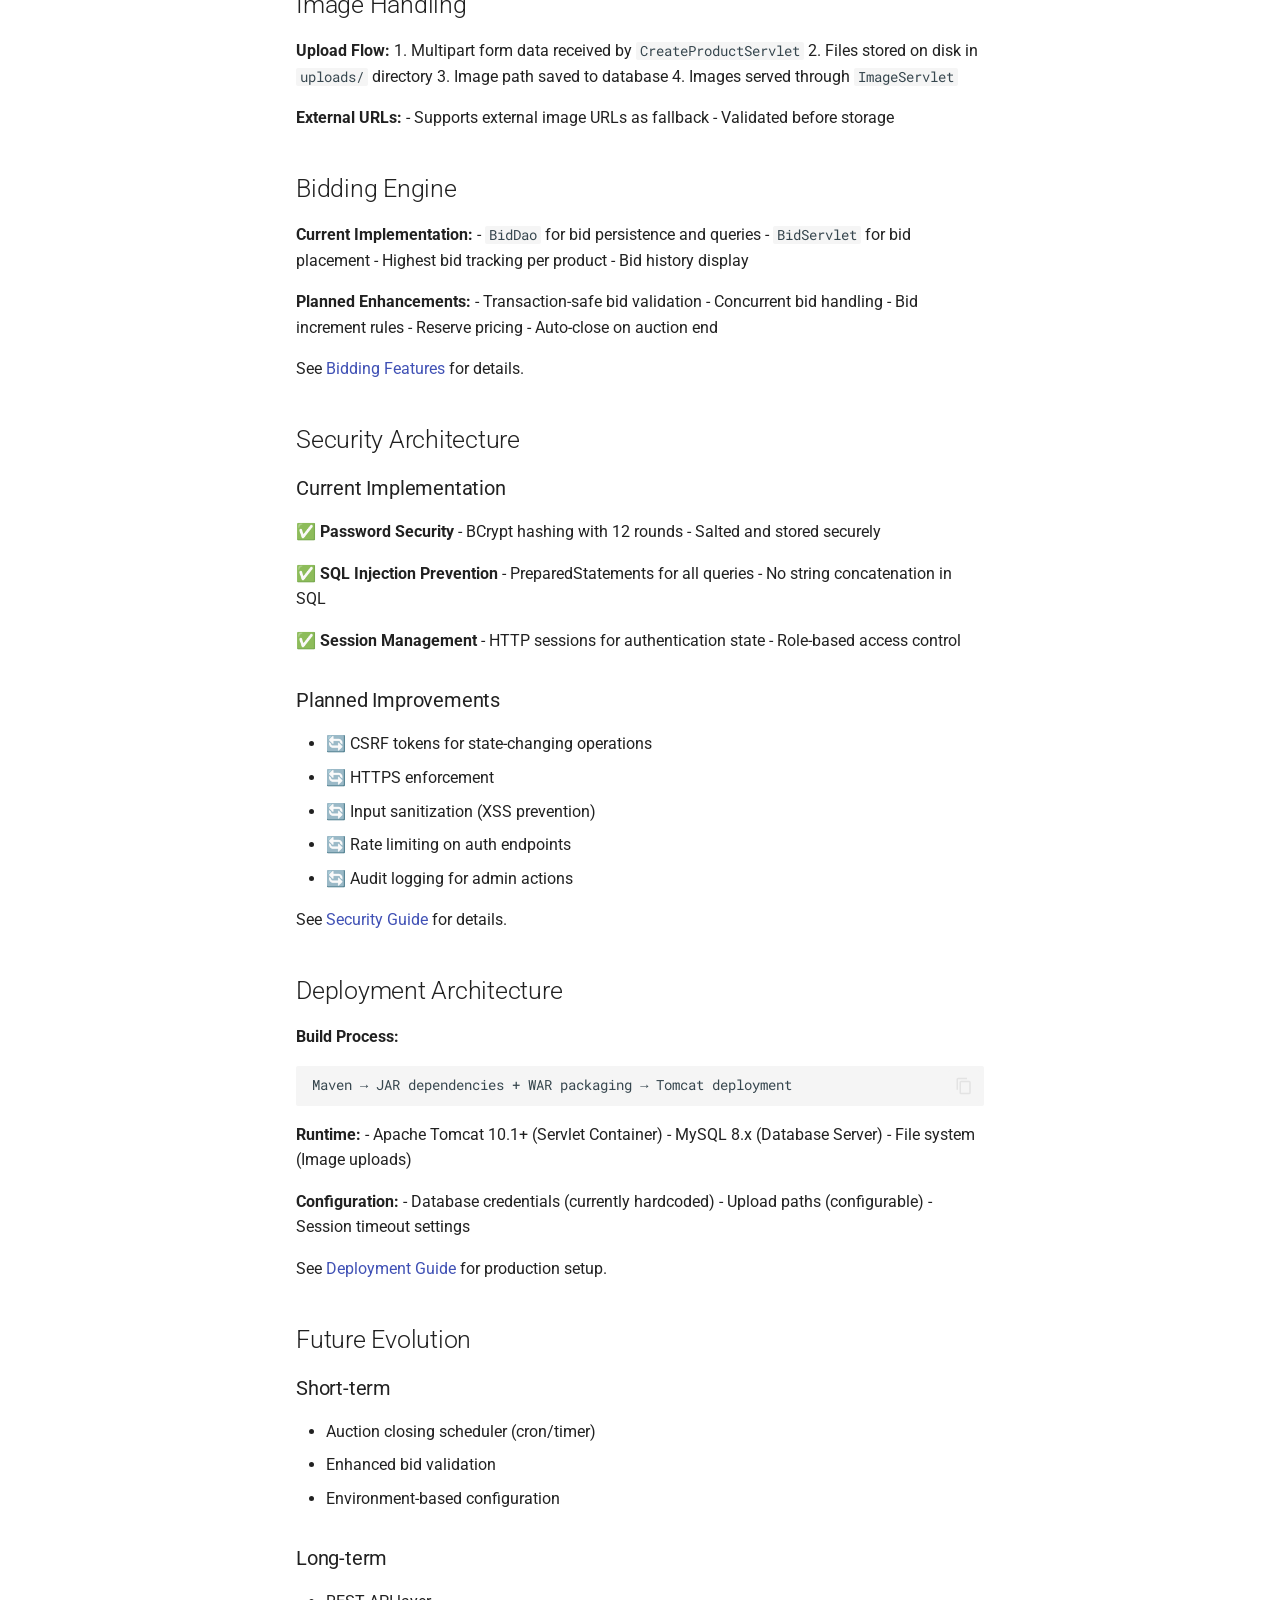
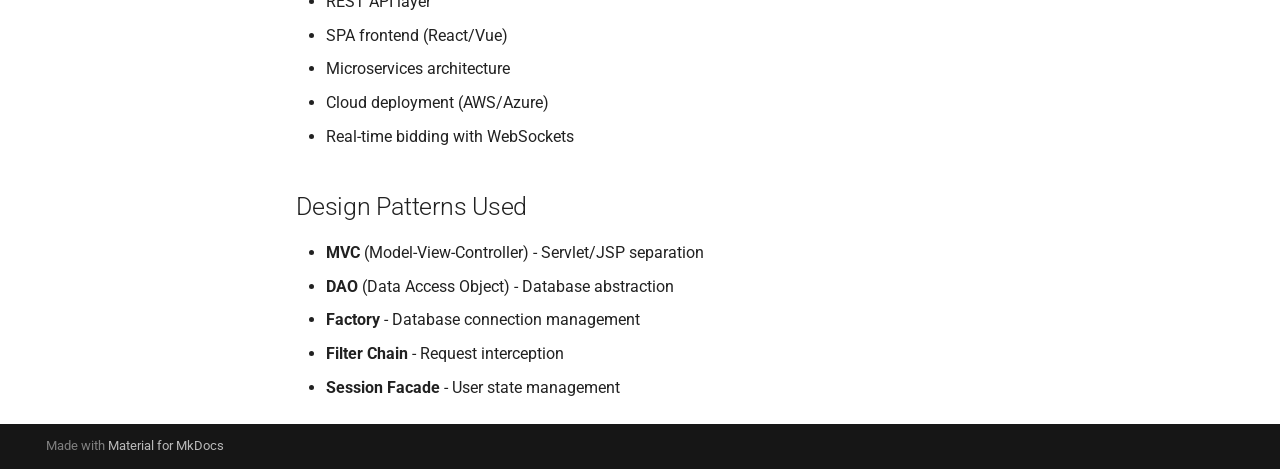
<file: architecture/index.html>
<!doctype html>
<html lang="en" class="no-js">
  <head>
    
      <meta charset="utf-8">
      <meta name="viewport" content="width=device-width,initial-scale=1">
      
        <meta name="description" content="Documentation for a Java-based auction web application built with Jakarta EE">
      
      
        <meta name="author" content="Emanuel">
      
      
      
        <link rel="prev" href="../getting-started/">
      
      
        <link rel="next" href="../features/authentication/">
      
      
        
      
      
      <link rel="icon" href="../assets/images/favicon.png">
      <meta name="generator" content="mkdocs-1.6.1, mkdocs-material-9.7.1">
    
    
      
        <title>Architecture - eBay Auction Platform</title>
      
    
    
      <link rel="stylesheet" href="../assets/stylesheets/main.484c7ddc.min.css">
      
        
        <link rel="stylesheet" href="../assets/stylesheets/palette.ab4e12ef.min.css">
      
      


    
    
      
    
    
      
        
        
        <link rel="preconnect" href="https://fonts.gstatic.com" crossorigin>
        <link rel="stylesheet" href="https://fonts.googleapis.com/css?family=Roboto:300,300i,400,400i,700,700i%7CRoboto+Mono:400,400i,700,700i&display=fallback">
        <style>:root{--md-text-font:"Roboto";--md-code-font:"Roboto Mono"}</style>
      
    
    
    <script>__md_scope=new URL("..",location),__md_hash=e=>[...e].reduce(((e,_)=>(e<<5)-e+_.charCodeAt(0)),0),__md_get=(e,_=localStorage,t=__md_scope)=>JSON.parse(_.getItem(t.pathname+"."+e)),__md_set=(e,_,t=localStorage,a=__md_scope)=>{try{t.setItem(a.pathname+"."+e,JSON.stringify(_))}catch(e){}}</script>
    
      

    
    
  </head>
  
  
    
    
      
    
    
    
    
    <body dir="ltr" data-md-color-scheme="default" data-md-color-primary="indigo" data-md-color-accent="indigo">
  
    
    <input class="md-toggle" data-md-toggle="drawer" type="checkbox" id="__drawer" autocomplete="off">
    <input class="md-toggle" data-md-toggle="search" type="checkbox" id="__search" autocomplete="off">
    <label class="md-overlay" for="__drawer"></label>
    <div data-md-component="skip">
      
        
        <a href="#architecture-overview" class="md-skip">
          Skip to content
        </a>
      
    </div>
    <div data-md-component="announce">
      
    </div>
    
    
      

  

<header class="md-header md-header--shadow" data-md-component="header">
  <nav class="md-header__inner md-grid" aria-label="Header">
    <a href=".." title="eBay Auction Platform" class="md-header__button md-logo" aria-label="eBay Auction Platform" data-md-component="logo">
      
  
  <svg xmlns="http://www.w3.org/2000/svg" viewBox="0 0 24 24"><path d="M12 8a3 3 0 0 0 3-3 3 3 0 0 0-3-3 3 3 0 0 0-3 3 3 3 0 0 0 3 3m0 3.54C9.64 9.35 6.5 8 3 8v11c3.5 0 6.64 1.35 9 3.54 2.36-2.19 5.5-3.54 9-3.54V8c-3.5 0-6.64 1.35-9 3.54"/></svg>

    </a>
    <label class="md-header__button md-icon" for="__drawer">
      
      <svg xmlns="http://www.w3.org/2000/svg" viewBox="0 0 24 24"><path d="M3 6h18v2H3zm0 5h18v2H3zm0 5h18v2H3z"/></svg>
    </label>
    <div class="md-header__title" data-md-component="header-title">
      <div class="md-header__ellipsis">
        <div class="md-header__topic">
          <span class="md-ellipsis">
            eBay Auction Platform
          </span>
        </div>
        <div class="md-header__topic" data-md-component="header-topic">
          <span class="md-ellipsis">
            
              Architecture
            
          </span>
        </div>
      </div>
    </div>
    
      
        <form class="md-header__option" data-md-component="palette">
  
    
    
    
    <input class="md-option" data-md-color-media="" data-md-color-scheme="default" data-md-color-primary="indigo" data-md-color-accent="indigo"  aria-label="Switch to dark mode"  type="radio" name="__palette" id="__palette_0">
    
      <label class="md-header__button md-icon" title="Switch to dark mode" for="__palette_1" hidden>
        <svg xmlns="http://www.w3.org/2000/svg" viewBox="0 0 24 24"><path d="M12 8a4 4 0 0 0-4 4 4 4 0 0 0 4 4 4 4 0 0 0 4-4 4 4 0 0 0-4-4m0 10a6 6 0 0 1-6-6 6 6 0 0 1 6-6 6 6 0 0 1 6 6 6 6 0 0 1-6 6m8-9.31V4h-4.69L12 .69 8.69 4H4v4.69L.69 12 4 15.31V20h4.69L12 23.31 15.31 20H20v-4.69L23.31 12z"/></svg>
      </label>
    
  
    
    
    
    <input class="md-option" data-md-color-media="" data-md-color-scheme="slate" data-md-color-primary="indigo" data-md-color-accent="indigo"  aria-label="Switch to light mode"  type="radio" name="__palette" id="__palette_1">
    
      <label class="md-header__button md-icon" title="Switch to light mode" for="__palette_0" hidden>
        <svg xmlns="http://www.w3.org/2000/svg" viewBox="0 0 24 24"><path d="M12 18c-.89 0-1.74-.2-2.5-.55C11.56 16.5 13 14.42 13 12s-1.44-4.5-3.5-5.45C10.26 6.2 11.11 6 12 6a6 6 0 0 1 6 6 6 6 0 0 1-6 6m8-9.31V4h-4.69L12 .69 8.69 4H4v4.69L.69 12 4 15.31V20h4.69L12 23.31 15.31 20H20v-4.69L23.31 12z"/></svg>
      </label>
    
  
</form>
      
    
    
      <script>var palette=__md_get("__palette");if(palette&&palette.color){if("(prefers-color-scheme)"===palette.color.media){var media=matchMedia("(prefers-color-scheme: light)"),input=document.querySelector(media.matches?"[data-md-color-media='(prefers-color-scheme: light)']":"[data-md-color-media='(prefers-color-scheme: dark)']");palette.color.media=input.getAttribute("data-md-color-media"),palette.color.scheme=input.getAttribute("data-md-color-scheme"),palette.color.primary=input.getAttribute("data-md-color-primary"),palette.color.accent=input.getAttribute("data-md-color-accent")}for(var[key,value]of Object.entries(palette.color))document.body.setAttribute("data-md-color-"+key,value)}</script>
    
    
    
      
      
        <label class="md-header__button md-icon" for="__search">
          
          <svg xmlns="http://www.w3.org/2000/svg" viewBox="0 0 24 24"><path d="M9.5 3A6.5 6.5 0 0 1 16 9.5c0 1.61-.59 3.09-1.56 4.23l.27.27h.79l5 5-1.5 1.5-5-5v-.79l-.27-.27A6.52 6.52 0 0 1 9.5 16 6.5 6.5 0 0 1 3 9.5 6.5 6.5 0 0 1 9.5 3m0 2C7 5 5 7 5 9.5S7 14 9.5 14 14 12 14 9.5 12 5 9.5 5"/></svg>
        </label>
        <div class="md-search" data-md-component="search" role="dialog">
  <label class="md-search__overlay" for="__search"></label>
  <div class="md-search__inner" role="search">
    <form class="md-search__form" name="search">
      <input type="text" class="md-search__input" name="query" aria-label="Search" placeholder="Search" autocapitalize="off" autocorrect="off" autocomplete="off" spellcheck="false" data-md-component="search-query" required>
      <label class="md-search__icon md-icon" for="__search">
        
        <svg xmlns="http://www.w3.org/2000/svg" viewBox="0 0 24 24"><path d="M9.5 3A6.5 6.5 0 0 1 16 9.5c0 1.61-.59 3.09-1.56 4.23l.27.27h.79l5 5-1.5 1.5-5-5v-.79l-.27-.27A6.52 6.52 0 0 1 9.5 16 6.5 6.5 0 0 1 3 9.5 6.5 6.5 0 0 1 9.5 3m0 2C7 5 5 7 5 9.5S7 14 9.5 14 14 12 14 9.5 12 5 9.5 5"/></svg>
        
        <svg xmlns="http://www.w3.org/2000/svg" viewBox="0 0 24 24"><path d="M20 11v2H8l5.5 5.5-1.42 1.42L4.16 12l7.92-7.92L13.5 5.5 8 11z"/></svg>
      </label>
      <nav class="md-search__options" aria-label="Search">
        
        <button type="reset" class="md-search__icon md-icon" title="Clear" aria-label="Clear" tabindex="-1">
          
          <svg xmlns="http://www.w3.org/2000/svg" viewBox="0 0 24 24"><path d="M19 6.41 17.59 5 12 10.59 6.41 5 5 6.41 10.59 12 5 17.59 6.41 19 12 13.41 17.59 19 19 17.59 13.41 12z"/></svg>
        </button>
      </nav>
      
        <div class="md-search__suggest" data-md-component="search-suggest"></div>
      
    </form>
    <div class="md-search__output">
      <div class="md-search__scrollwrap" tabindex="0" data-md-scrollfix>
        <div class="md-search-result" data-md-component="search-result">
          <div class="md-search-result__meta">
            Initializing search
          </div>
          <ol class="md-search-result__list" role="presentation"></ol>
        </div>
      </div>
    </div>
  </div>
</div>
      
    
    
      <div class="md-header__source">
        <a href="https://github.com/nettenz/ebay" title="Go to repository" class="md-source" data-md-component="source">
  <div class="md-source__icon md-icon">
    
    <svg xmlns="http://www.w3.org/2000/svg" viewBox="0 0 448 512"><!--! Font Awesome Free 7.1.0 by @fontawesome - https://fontawesome.com License - https://fontawesome.com/license/free (Icons: CC BY 4.0, Fonts: SIL OFL 1.1, Code: MIT License) Copyright 2025 Fonticons, Inc.--><path d="M439.6 236.1 244 40.5c-5.4-5.5-12.8-8.5-20.4-8.5s-15 3-20.4 8.4L162.5 81l51.5 51.5c27.1-9.1 52.7 16.8 43.4 43.7l49.7 49.7c34.2-11.8 61.2 31 35.5 56.7-26.5 26.5-70.2-2.9-56-37.3L240.3 199v121.9c25.3 12.5 22.3 41.8 9.1 55-6.4 6.4-15.2 10.1-24.3 10.1s-17.8-3.6-24.3-10.1c-17.6-17.6-11.1-46.9 11.2-56v-123c-20.8-8.5-24.6-30.7-18.6-45L142.6 101 8.5 235.1C3 240.6 0 247.9 0 255.5s3 15 8.5 20.4l195.6 195.7c5.4 5.4 12.7 8.4 20.4 8.4s15-3 20.4-8.4l194.7-194.7c5.4-5.4 8.4-12.8 8.4-20.4s-3-15-8.4-20.4"/></svg>
  </div>
  <div class="md-source__repository">
    nettenz/ebay
  </div>
</a>
      </div>
    
  </nav>
  
</header>
    
    <div class="md-container" data-md-component="container">
      
      
        
          
        
      
      <main class="md-main" data-md-component="main">
        <div class="md-main__inner md-grid">
          
            
              
              <div class="md-sidebar md-sidebar--primary" data-md-component="sidebar" data-md-type="navigation" >
                <div class="md-sidebar__scrollwrap">
                  <div class="md-sidebar__inner">
                    



<nav class="md-nav md-nav--primary" aria-label="Navigation" data-md-level="0">
  <label class="md-nav__title" for="__drawer">
    <a href=".." title="eBay Auction Platform" class="md-nav__button md-logo" aria-label="eBay Auction Platform" data-md-component="logo">
      
  
  <svg xmlns="http://www.w3.org/2000/svg" viewBox="0 0 24 24"><path d="M12 8a3 3 0 0 0 3-3 3 3 0 0 0-3-3 3 3 0 0 0-3 3 3 3 0 0 0 3 3m0 3.54C9.64 9.35 6.5 8 3 8v11c3.5 0 6.64 1.35 9 3.54 2.36-2.19 5.5-3.54 9-3.54V8c-3.5 0-6.64 1.35-9 3.54"/></svg>

    </a>
    eBay Auction Platform
  </label>
  
    <div class="md-nav__source">
      <a href="https://github.com/nettenz/ebay" title="Go to repository" class="md-source" data-md-component="source">
  <div class="md-source__icon md-icon">
    
    <svg xmlns="http://www.w3.org/2000/svg" viewBox="0 0 448 512"><!--! Font Awesome Free 7.1.0 by @fontawesome - https://fontawesome.com License - https://fontawesome.com/license/free (Icons: CC BY 4.0, Fonts: SIL OFL 1.1, Code: MIT License) Copyright 2025 Fonticons, Inc.--><path d="M439.6 236.1 244 40.5c-5.4-5.5-12.8-8.5-20.4-8.5s-15 3-20.4 8.4L162.5 81l51.5 51.5c27.1-9.1 52.7 16.8 43.4 43.7l49.7 49.7c34.2-11.8 61.2 31 35.5 56.7-26.5 26.5-70.2-2.9-56-37.3L240.3 199v121.9c25.3 12.5 22.3 41.8 9.1 55-6.4 6.4-15.2 10.1-24.3 10.1s-17.8-3.6-24.3-10.1c-17.6-17.6-11.1-46.9 11.2-56v-123c-20.8-8.5-24.6-30.7-18.6-45L142.6 101 8.5 235.1C3 240.6 0 247.9 0 255.5s3 15 8.5 20.4l195.6 195.7c5.4 5.4 12.7 8.4 20.4 8.4s15-3 20.4-8.4l194.7-194.7c5.4-5.4 8.4-12.8 8.4-20.4s-3-15-8.4-20.4"/></svg>
  </div>
  <div class="md-source__repository">
    nettenz/ebay
  </div>
</a>
    </div>
  
  <ul class="md-nav__list" data-md-scrollfix>
    
      
      
  
  
  
  
    <li class="md-nav__item">
      <a href=".." class="md-nav__link">
        
  
  
  <span class="md-ellipsis">
    
  
    Home
  

    
  </span>
  
  

      </a>
    </li>
  

    
      
      
  
  
  
  
    <li class="md-nav__item">
      <a href="../getting-started/" class="md-nav__link">
        
  
  
  <span class="md-ellipsis">
    
  
    Getting Started
  

    
  </span>
  
  

      </a>
    </li>
  

    
      
      
  
  
    
  
  
  
    <li class="md-nav__item md-nav__item--active">
      
      <input class="md-nav__toggle md-toggle" type="checkbox" id="__toc">
      
      
        
      
      
        <label class="md-nav__link md-nav__link--active" for="__toc">
          
  
  
  <span class="md-ellipsis">
    
  
    Architecture
  

    
  </span>
  
  

          <span class="md-nav__icon md-icon"></span>
        </label>
      
      <a href="./" class="md-nav__link md-nav__link--active">
        
  
  
  <span class="md-ellipsis">
    
  
    Architecture
  

    
  </span>
  
  

      </a>
      
        

<nav class="md-nav md-nav--secondary" aria-label="Table of contents">
  
  
  
    
  
  
    <label class="md-nav__title" for="__toc">
      <span class="md-nav__icon md-icon"></span>
      Table of contents
    </label>
    <ul class="md-nav__list" data-md-component="toc" data-md-scrollfix>
      
        <li class="md-nav__item">
  <a href="#architectural-style" class="md-nav__link">
    <span class="md-ellipsis">
      
        Architectural Style
      
    </span>
  </a>
  
</li>
      
        <li class="md-nav__item">
  <a href="#system-diagram" class="md-nav__link">
    <span class="md-ellipsis">
      
        System Diagram
      
    </span>
  </a>
  
</li>
      
        <li class="md-nav__item">
  <a href="#layers" class="md-nav__link">
    <span class="md-ellipsis">
      
        Layers
      
    </span>
  </a>
  
    <nav class="md-nav" aria-label="Layers">
      <ul class="md-nav__list">
        
          <li class="md-nav__item">
  <a href="#1-presentation-layer-jsp" class="md-nav__link">
    <span class="md-ellipsis">
      
        1. Presentation Layer (JSP)
      
    </span>
  </a>
  
</li>
        
          <li class="md-nav__item">
  <a href="#2-controller-layer-servlets" class="md-nav__link">
    <span class="md-ellipsis">
      
        2. Controller Layer (Servlets)
      
    </span>
  </a>
  
</li>
        
          <li class="md-nav__item">
  <a href="#3-filter-layer" class="md-nav__link">
    <span class="md-ellipsis">
      
        3. Filter Layer
      
    </span>
  </a>
  
</li>
        
          <li class="md-nav__item">
  <a href="#4-data-access-layer-dao" class="md-nav__link">
    <span class="md-ellipsis">
      
        4. Data Access Layer (DAO)
      
    </span>
  </a>
  
</li>
        
          <li class="md-nav__item">
  <a href="#5-database-layer" class="md-nav__link">
    <span class="md-ellipsis">
      
        5. Database Layer
      
    </span>
  </a>
  
</li>
        
      </ul>
    </nav>
  
</li>
      
        <li class="md-nav__item">
  <a href="#authentication-flow" class="md-nav__link">
    <span class="md-ellipsis">
      
        Authentication Flow
      
    </span>
  </a>
  
</li>
      
        <li class="md-nav__item">
  <a href="#image-handling" class="md-nav__link">
    <span class="md-ellipsis">
      
        Image Handling
      
    </span>
  </a>
  
</li>
      
        <li class="md-nav__item">
  <a href="#bidding-engine" class="md-nav__link">
    <span class="md-ellipsis">
      
        Bidding Engine
      
    </span>
  </a>
  
</li>
      
        <li class="md-nav__item">
  <a href="#security-architecture" class="md-nav__link">
    <span class="md-ellipsis">
      
        Security Architecture
      
    </span>
  </a>
  
    <nav class="md-nav" aria-label="Security Architecture">
      <ul class="md-nav__list">
        
          <li class="md-nav__item">
  <a href="#current-implementation" class="md-nav__link">
    <span class="md-ellipsis">
      
        Current Implementation
      
    </span>
  </a>
  
</li>
        
          <li class="md-nav__item">
  <a href="#planned-improvements" class="md-nav__link">
    <span class="md-ellipsis">
      
        Planned Improvements
      
    </span>
  </a>
  
</li>
        
      </ul>
    </nav>
  
</li>
      
        <li class="md-nav__item">
  <a href="#deployment-architecture" class="md-nav__link">
    <span class="md-ellipsis">
      
        Deployment Architecture
      
    </span>
  </a>
  
</li>
      
        <li class="md-nav__item">
  <a href="#future-evolution" class="md-nav__link">
    <span class="md-ellipsis">
      
        Future Evolution
      
    </span>
  </a>
  
    <nav class="md-nav" aria-label="Future Evolution">
      <ul class="md-nav__list">
        
          <li class="md-nav__item">
  <a href="#short-term" class="md-nav__link">
    <span class="md-ellipsis">
      
        Short-term
      
    </span>
  </a>
  
</li>
        
          <li class="md-nav__item">
  <a href="#long-term" class="md-nav__link">
    <span class="md-ellipsis">
      
        Long-term
      
    </span>
  </a>
  
</li>
        
      </ul>
    </nav>
  
</li>
      
        <li class="md-nav__item">
  <a href="#design-patterns-used" class="md-nav__link">
    <span class="md-ellipsis">
      
        Design Patterns Used
      
    </span>
  </a>
  
</li>
      
    </ul>
  
</nav>
      
    </li>
  

    
      
      
  
  
  
  
    
    
    
    
      
        
        
      
    
    
    <li class="md-nav__item md-nav__item--section md-nav__item--nested">
      
        
        
          
        
        <input class="md-nav__toggle md-toggle md-toggle--indeterminate" type="checkbox" id="__nav_4" >
        
          
          <label class="md-nav__link" for="__nav_4" id="__nav_4_label" tabindex="">
            
  
  
  <span class="md-ellipsis">
    
  
    Features
  

    
  </span>
  
  

            <span class="md-nav__icon md-icon"></span>
          </label>
        
        <nav class="md-nav" data-md-level="1" aria-labelledby="__nav_4_label" aria-expanded="false">
          <label class="md-nav__title" for="__nav_4">
            <span class="md-nav__icon md-icon"></span>
            
  
    Features
  

          </label>
          <ul class="md-nav__list" data-md-scrollfix>
            
              
                
  
  
  
  
    <li class="md-nav__item">
      <a href="../features/authentication/" class="md-nav__link">
        
  
  
  <span class="md-ellipsis">
    
  
    Authentication
  

    
  </span>
  
  

      </a>
    </li>
  

              
            
              
                
  
  
  
  
    <li class="md-nav__item">
      <a href="../features/products/" class="md-nav__link">
        
  
  
  <span class="md-ellipsis">
    
  
    Products & Listings
  

    
  </span>
  
  

      </a>
    </li>
  

              
            
              
                
  
  
  
  
    <li class="md-nav__item">
      <a href="../features/bidding/" class="md-nav__link">
        
  
  
  <span class="md-ellipsis">
    
  
    Bidding Engine
  

    
  </span>
  
  

      </a>
    </li>
  

              
            
              
                
  
  
  
  
    <li class="md-nav__item">
      <a href="../features/admin/" class="md-nav__link">
        
  
  
  <span class="md-ellipsis">
    
  
    Admin Dashboard
  

    
  </span>
  
  

      </a>
    </li>
  

              
            
          </ul>
        </nav>
      
    </li>
  

    
      
      
  
  
  
  
    
    
    
    
      
        
        
      
    
    
    <li class="md-nav__item md-nav__item--section md-nav__item--nested">
      
        
        
          
        
        <input class="md-nav__toggle md-toggle md-toggle--indeterminate" type="checkbox" id="__nav_5" >
        
          
          <label class="md-nav__link" for="__nav_5" id="__nav_5_label" tabindex="">
            
  
  
  <span class="md-ellipsis">
    
  
    Database
  

    
  </span>
  
  

            <span class="md-nav__icon md-icon"></span>
          </label>
        
        <nav class="md-nav" data-md-level="1" aria-labelledby="__nav_5_label" aria-expanded="false">
          <label class="md-nav__title" for="__nav_5">
            <span class="md-nav__icon md-icon"></span>
            
  
    Database
  

          </label>
          <ul class="md-nav__list" data-md-scrollfix>
            
              
                
  
  
  
  
    <li class="md-nav__item">
      <a href="../database/schema/" class="md-nav__link">
        
  
  
  <span class="md-ellipsis">
    
  
    Schema
  

    
  </span>
  
  

      </a>
    </li>
  

              
            
              
                
  
  
  
  
    <li class="md-nav__item">
      <a href="../database/setup/" class="md-nav__link">
        
  
  
  <span class="md-ellipsis">
    
  
    Setup
  

    
  </span>
  
  

      </a>
    </li>
  

              
            
          </ul>
        </nav>
      
    </li>
  

    
      
      
  
  
  
  
    
    
    
    
      
        
        
      
    
    
    <li class="md-nav__item md-nav__item--section md-nav__item--nested">
      
        
        
          
        
        <input class="md-nav__toggle md-toggle md-toggle--indeterminate" type="checkbox" id="__nav_6" >
        
          
          <label class="md-nav__link" for="__nav_6" id="__nav_6_label" tabindex="">
            
  
  
  <span class="md-ellipsis">
    
  
    API Reference
  

    
  </span>
  
  

            <span class="md-nav__icon md-icon"></span>
          </label>
        
        <nav class="md-nav" data-md-level="1" aria-labelledby="__nav_6_label" aria-expanded="false">
          <label class="md-nav__title" for="__nav_6">
            <span class="md-nav__icon md-icon"></span>
            
  
    API Reference
  

          </label>
          <ul class="md-nav__list" data-md-scrollfix>
            
              
                
  
  
  
  
    <li class="md-nav__item">
      <a href="../api/servlets/" class="md-nav__link">
        
  
  
  <span class="md-ellipsis">
    
  
    Servlets
  

    
  </span>
  
  

      </a>
    </li>
  

              
            
              
                
  
  
  
  
    <li class="md-nav__item">
      <a href="../api/filters/" class="md-nav__link">
        
  
  
  <span class="md-ellipsis">
    
  
    Filters
  

    
  </span>
  
  

      </a>
    </li>
  

              
            
          </ul>
        </nav>
      
    </li>
  

    
      
      
  
  
  
  
    <li class="md-nav__item">
      <a href="../deployment/" class="md-nav__link">
        
  
  
  <span class="md-ellipsis">
    
  
    Deployment
  

    
  </span>
  
  

      </a>
    </li>
  

    
      
      
  
  
  
  
    <li class="md-nav__item">
      <a href="../security/" class="md-nav__link">
        
  
  
  <span class="md-ellipsis">
    
  
    Security
  

    
  </span>
  
  

      </a>
    </li>
  

    
      
      
  
  
  
  
    <li class="md-nav__item">
      <a href="../contributing/" class="md-nav__link">
        
  
  
  <span class="md-ellipsis">
    
  
    Contributing
  

    
  </span>
  
  

      </a>
    </li>
  

    
  </ul>
</nav>
                  </div>
                </div>
              </div>
            
            
              
              <div class="md-sidebar md-sidebar--secondary" data-md-component="sidebar" data-md-type="toc" >
                <div class="md-sidebar__scrollwrap">
                  <div class="md-sidebar__inner">
                    

<nav class="md-nav md-nav--secondary" aria-label="Table of contents">
  
  
  
    
  
  
    <label class="md-nav__title" for="__toc">
      <span class="md-nav__icon md-icon"></span>
      Table of contents
    </label>
    <ul class="md-nav__list" data-md-component="toc" data-md-scrollfix>
      
        <li class="md-nav__item">
  <a href="#architectural-style" class="md-nav__link">
    <span class="md-ellipsis">
      
        Architectural Style
      
    </span>
  </a>
  
</li>
      
        <li class="md-nav__item">
  <a href="#system-diagram" class="md-nav__link">
    <span class="md-ellipsis">
      
        System Diagram
      
    </span>
  </a>
  
</li>
      
        <li class="md-nav__item">
  <a href="#layers" class="md-nav__link">
    <span class="md-ellipsis">
      
        Layers
      
    </span>
  </a>
  
    <nav class="md-nav" aria-label="Layers">
      <ul class="md-nav__list">
        
          <li class="md-nav__item">
  <a href="#1-presentation-layer-jsp" class="md-nav__link">
    <span class="md-ellipsis">
      
        1. Presentation Layer (JSP)
      
    </span>
  </a>
  
</li>
        
          <li class="md-nav__item">
  <a href="#2-controller-layer-servlets" class="md-nav__link">
    <span class="md-ellipsis">
      
        2. Controller Layer (Servlets)
      
    </span>
  </a>
  
</li>
        
          <li class="md-nav__item">
  <a href="#3-filter-layer" class="md-nav__link">
    <span class="md-ellipsis">
      
        3. Filter Layer
      
    </span>
  </a>
  
</li>
        
          <li class="md-nav__item">
  <a href="#4-data-access-layer-dao" class="md-nav__link">
    <span class="md-ellipsis">
      
        4. Data Access Layer (DAO)
      
    </span>
  </a>
  
</li>
        
          <li class="md-nav__item">
  <a href="#5-database-layer" class="md-nav__link">
    <span class="md-ellipsis">
      
        5. Database Layer
      
    </span>
  </a>
  
</li>
        
      </ul>
    </nav>
  
</li>
      
        <li class="md-nav__item">
  <a href="#authentication-flow" class="md-nav__link">
    <span class="md-ellipsis">
      
        Authentication Flow
      
    </span>
  </a>
  
</li>
      
        <li class="md-nav__item">
  <a href="#image-handling" class="md-nav__link">
    <span class="md-ellipsis">
      
        Image Handling
      
    </span>
  </a>
  
</li>
      
        <li class="md-nav__item">
  <a href="#bidding-engine" class="md-nav__link">
    <span class="md-ellipsis">
      
        Bidding Engine
      
    </span>
  </a>
  
</li>
      
        <li class="md-nav__item">
  <a href="#security-architecture" class="md-nav__link">
    <span class="md-ellipsis">
      
        Security Architecture
      
    </span>
  </a>
  
    <nav class="md-nav" aria-label="Security Architecture">
      <ul class="md-nav__list">
        
          <li class="md-nav__item">
  <a href="#current-implementation" class="md-nav__link">
    <span class="md-ellipsis">
      
        Current Implementation
      
    </span>
  </a>
  
</li>
        
          <li class="md-nav__item">
  <a href="#planned-improvements" class="md-nav__link">
    <span class="md-ellipsis">
      
        Planned Improvements
      
    </span>
  </a>
  
</li>
        
      </ul>
    </nav>
  
</li>
      
        <li class="md-nav__item">
  <a href="#deployment-architecture" class="md-nav__link">
    <span class="md-ellipsis">
      
        Deployment Architecture
      
    </span>
  </a>
  
</li>
      
        <li class="md-nav__item">
  <a href="#future-evolution" class="md-nav__link">
    <span class="md-ellipsis">
      
        Future Evolution
      
    </span>
  </a>
  
    <nav class="md-nav" aria-label="Future Evolution">
      <ul class="md-nav__list">
        
          <li class="md-nav__item">
  <a href="#short-term" class="md-nav__link">
    <span class="md-ellipsis">
      
        Short-term
      
    </span>
  </a>
  
</li>
        
          <li class="md-nav__item">
  <a href="#long-term" class="md-nav__link">
    <span class="md-ellipsis">
      
        Long-term
      
    </span>
  </a>
  
</li>
        
      </ul>
    </nav>
  
</li>
      
        <li class="md-nav__item">
  <a href="#design-patterns-used" class="md-nav__link">
    <span class="md-ellipsis">
      
        Design Patterns Used
      
    </span>
  </a>
  
</li>
      
    </ul>
  
</nav>
                  </div>
                </div>
              </div>
            
          
          
            <div class="md-content" data-md-component="content">
              
              <article class="md-content__inner md-typeset">
                
                  


  
  


<h1 id="architecture-overview">Architecture Overview<a class="headerlink" href="#architecture-overview" title="Permanent link">&para;</a></h1>
<p>This document describes the high-level architecture and design decisions for the eBay Auction Platform.</p>
<h2 id="architectural-style">Architectural Style<a class="headerlink" href="#architectural-style" title="Permanent link">&para;</a></h2>
<p>The application follows a <strong>monolithic, layered architecture</strong> with server-side rendering:</p>
<ul>
<li><strong>Monolithic web application</strong> - Single deployable WAR file</li>
<li><strong>Layered architecture</strong> - Clear separation between presentation, business logic, and data access</li>
<li><strong>Server-side rendering</strong> - JSP for dynamic HTML generation</li>
</ul>
<h2 id="system-diagram">System Diagram<a class="headerlink" href="#system-diagram" title="Permanent link">&para;</a></h2>
<div class="highlight"><pre><span></span><code><a id="__codelineno-0-1" name="__codelineno-0-1" href="#__codelineno-0-1"></a>┌─────────────────────────────────────────────┐
<a id="__codelineno-0-2" name="__codelineno-0-2" href="#__codelineno-0-2"></a>│           Browser (Client)                  │
<a id="__codelineno-0-3" name="__codelineno-0-3" href="#__codelineno-0-3"></a>└─────────────────┬───────────────────────────┘
<a id="__codelineno-0-4" name="__codelineno-0-4" href="#__codelineno-0-4"></a>                  │ HTTP
<a id="__codelineno-0-5" name="__codelineno-0-5" href="#__codelineno-0-5"></a>                  ↓
<a id="__codelineno-0-6" name="__codelineno-0-6" href="#__codelineno-0-6"></a>┌─────────────────────────────────────────────┐
<a id="__codelineno-0-7" name="__codelineno-0-7" href="#__codelineno-0-7"></a>│      Servlet Container (Tomcat)             │
<a id="__codelineno-0-8" name="__codelineno-0-8" href="#__codelineno-0-8"></a>│  ┌────────────────────────────────────────┐ │
<a id="__codelineno-0-9" name="__codelineno-0-9" href="#__codelineno-0-9"></a>│  │  Filters (Auth, CORS, etc.)            │ │
<a id="__codelineno-0-10" name="__codelineno-0-10" href="#__codelineno-0-10"></a>│  └──────────────┬─────────────────────────┘ │
<a id="__codelineno-0-11" name="__codelineno-0-11" href="#__codelineno-0-11"></a>│                 ↓                            │
<a id="__codelineno-0-12" name="__codelineno-0-12" href="#__codelineno-0-12"></a>│  ┌────────────────────────────────────────┐ │
<a id="__codelineno-0-13" name="__codelineno-0-13" href="#__codelineno-0-13"></a>│  │  Servlets (Controllers)                │ │
<a id="__codelineno-0-14" name="__codelineno-0-14" href="#__codelineno-0-14"></a>│  │  - LoginServlet                        │ │
<a id="__codelineno-0-15" name="__codelineno-0-15" href="#__codelineno-0-15"></a>│  │  - CreateProductServlet                │ │
<a id="__codelineno-0-16" name="__codelineno-0-16" href="#__codelineno-0-16"></a>│  │  - BidServlet                          │ │
<a id="__codelineno-0-17" name="__codelineno-0-17" href="#__codelineno-0-17"></a>│  │  - AdminDashboardServlet               │ │
<a id="__codelineno-0-18" name="__codelineno-0-18" href="#__codelineno-0-18"></a>│  └──────────────┬─────────────────────────┘ │
<a id="__codelineno-0-19" name="__codelineno-0-19" href="#__codelineno-0-19"></a>│                 ↓                            │
<a id="__codelineno-0-20" name="__codelineno-0-20" href="#__codelineno-0-20"></a>│  ┌────────────────────────────────────────┐ │
<a id="__codelineno-0-21" name="__codelineno-0-21" href="#__codelineno-0-21"></a>│  │  JSP Views (Presentation)              │ │
<a id="__codelineno-0-22" name="__codelineno-0-22" href="#__codelineno-0-22"></a>│  └────────────────────────────────────────┘ │
<a id="__codelineno-0-23" name="__codelineno-0-23" href="#__codelineno-0-23"></a>└─────────────────┬───────────────────────────┘
<a id="__codelineno-0-24" name="__codelineno-0-24" href="#__codelineno-0-24"></a>                  │ JDBC
<a id="__codelineno-0-25" name="__codelineno-0-25" href="#__codelineno-0-25"></a>                  ↓
<a id="__codelineno-0-26" name="__codelineno-0-26" href="#__codelineno-0-26"></a>┌─────────────────────────────────────────────┐
<a id="__codelineno-0-27" name="__codelineno-0-27" href="#__codelineno-0-27"></a>│  DAO Layer (Data Access Objects)            │
<a id="__codelineno-0-28" name="__codelineno-0-28" href="#__codelineno-0-28"></a>│  - UserDao                                  │
<a id="__codelineno-0-29" name="__codelineno-0-29" href="#__codelineno-0-29"></a>│  - ProductDao                               │
<a id="__codelineno-0-30" name="__codelineno-0-30" href="#__codelineno-0-30"></a>│  - BidDao                                   │
<a id="__codelineno-0-31" name="__codelineno-0-31" href="#__codelineno-0-31"></a>│  - StatsDao                                 │
<a id="__codelineno-0-32" name="__codelineno-0-32" href="#__codelineno-0-32"></a>└─────────────────┬───────────────────────────┘
<a id="__codelineno-0-33" name="__codelineno-0-33" href="#__codelineno-0-33"></a>                  │ SQL
<a id="__codelineno-0-34" name="__codelineno-0-34" href="#__codelineno-0-34"></a>                  ↓
<a id="__codelineno-0-35" name="__codelineno-0-35" href="#__codelineno-0-35"></a>┌─────────────────────────────────────────────┐
<a id="__codelineno-0-36" name="__codelineno-0-36" href="#__codelineno-0-36"></a>│         MySQL Database                      │
<a id="__codelineno-0-37" name="__codelineno-0-37" href="#__codelineno-0-37"></a>│  Tables: users, products, departments, bids │
<a id="__codelineno-0-38" name="__codelineno-0-38" href="#__codelineno-0-38"></a>└─────────────────────────────────────────────┘
</code></pre></div>
<h2 id="layers">Layers<a class="headerlink" href="#layers" title="Permanent link">&para;</a></h2>
<h3 id="1-presentation-layer-jsp">1. Presentation Layer (JSP)<a class="headerlink" href="#1-presentation-layer-jsp" title="Permanent link">&para;</a></h3>
<p>Located in <code>src/main/webapp/WEB-INF/jsp/</code></p>
<p><strong>Responsibilities:</strong>
- Render HTML based on model data
- Display forms and user interfaces
- No business logic or direct database access</p>
<p><strong>Key Views:</strong>
- <code>auth/login.jsp</code>, <code>auth/register.jsp</code>
- <code>product/create.jsp</code>, <code>product/list.jsp</code>
- <code>admin/dashboard.jsp</code>, <code>admin/users.jsp</code></p>
<h3 id="2-controller-layer-servlets">2. Controller Layer (Servlets)<a class="headerlink" href="#2-controller-layer-servlets" title="Permanent link">&para;</a></h3>
<p>Located in <code>src/main/java/com/nettenz/ebay/servlet/</code></p>
<p><strong>Responsibilities:</strong>
- Handle HTTP requests and responses
- Perform validation and authorization checks
- Orchestrate business logic
- Delegate persistence to DAO classes
- Forward to appropriate JSP views</p>
<p><strong>Examples:</strong>
- <code>LoginServlet</code> - Handles authentication
- <code>CreateProductServlet</code> - Product creation logic
- <code>BidServlet</code> - Bidding operations
- <code>AdminDashboardServlet</code> - Admin statistics</p>
<h3 id="3-filter-layer">3. Filter Layer<a class="headerlink" href="#3-filter-layer" title="Permanent link">&para;</a></h3>
<p>Located in <code>src/main/java/com/nettenz/ebay/filter/</code></p>
<p><strong>Responsibilities:</strong>
- Cross-cutting concerns (authentication, logging, CORS)
- Intercept requests before they reach servlets
- Enforce security policies</p>
<p><strong>Key Component:</strong>
- <code>AuthFilter</code> - Session validation and role-based authorization</p>
<h3 id="4-data-access-layer-dao">4. Data Access Layer (DAO)<a class="headerlink" href="#4-data-access-layer-dao" title="Permanent link">&para;</a></h3>
<p>Located in <code>src/main/java/com/nettenz/ebay/dao/</code></p>
<p><strong>Responsibilities:</strong>
- Encapsulate all SQL logic
- Use JDBC with PreparedStatements
- Prevent SQL injection
- Provide clean API for data operations</p>
<p><strong>Examples:</strong>
- <code>UserDao</code> - User CRUD operations
- <code>ProductDao</code> - Product management
- <code>BidDao</code> - Bidding operations
- <code>StatsDao</code> - Dashboard statistics</p>
<h3 id="5-database-layer">5. Database Layer<a class="headerlink" href="#5-database-layer" title="Permanent link">&para;</a></h3>
<p><strong>Technology:</strong> MySQL 8.x</p>
<p><strong>Core Tables:</strong>
- <code>users</code> - User accounts with roles
- <code>products</code> - Auction listings
- <code>departments</code> - Product categories
- <code>bids</code> - Bid history and tracking</p>
<p>See <a href="../database/schema/">Database Schema</a> for details.</p>
<h2 id="authentication-flow">Authentication Flow<a class="headerlink" href="#authentication-flow" title="Permanent link">&para;</a></h2>
<div class="highlight"><pre><span></span><code><a id="__codelineno-1-1" name="__codelineno-1-1" href="#__codelineno-1-1"></a>sequenceDiagram
<a id="__codelineno-1-2" name="__codelineno-1-2" href="#__codelineno-1-2"></a>    User-&gt;&gt;+LoginServlet: POST credentials
<a id="__codelineno-1-3" name="__codelineno-1-3" href="#__codelineno-1-3"></a>    LoginServlet-&gt;&gt;+UserDao: findByUsername()
<a id="__codelineno-1-4" name="__codelineno-1-4" href="#__codelineno-1-4"></a>    UserDao-&gt;&gt;+MySQL: SELECT user
<a id="__codelineno-1-5" name="__codelineno-1-5" href="#__codelineno-1-5"></a>    MySQL--&gt;&gt;-UserDao: User record
<a id="__codelineno-1-6" name="__codelineno-1-6" href="#__codelineno-1-6"></a>    UserDao--&gt;&gt;-LoginServlet: User object
<a id="__codelineno-1-7" name="__codelineno-1-7" href="#__codelineno-1-7"></a>    LoginServlet-&gt;&gt;LoginServlet: BCrypt.verify(password)
<a id="__codelineno-1-8" name="__codelineno-1-8" href="#__codelineno-1-8"></a>    LoginServlet-&gt;&gt;Session: Store user object
<a id="__codelineno-1-9" name="__codelineno-1-9" href="#__codelineno-1-9"></a>    LoginServlet--&gt;&gt;-User: Redirect to dashboard
<a id="__codelineno-1-10" name="__codelineno-1-10" href="#__codelineno-1-10"></a>
<a id="__codelineno-1-11" name="__codelineno-1-11" href="#__codelineno-1-11"></a>    User-&gt;&gt;+ProductServlet: GET /products
<a id="__codelineno-1-12" name="__codelineno-1-12" href="#__codelineno-1-12"></a>    ProductServlet-&gt;&gt;AuthFilter: Check session
<a id="__codelineno-1-13" name="__codelineno-1-13" href="#__codelineno-1-13"></a>    AuthFilter-&gt;&gt;Session: Get user
<a id="__codelineno-1-14" name="__codelineno-1-14" href="#__codelineno-1-14"></a>    AuthFilter--&gt;&gt;ProductServlet: Authorized
<a id="__codelineno-1-15" name="__codelineno-1-15" href="#__codelineno-1-15"></a>    ProductServlet--&gt;&gt;-User: Display products
</code></pre></div>
<ol>
<li>User submits credentials</li>
<li><code>LoginServlet</code> queries database via <code>UserDao</code></li>
<li>Password verified via BCrypt</li>
<li>User object stored in HTTP session</li>
<li>Subsequent requests checked by <code>AuthFilter</code></li>
<li>Role-based access enforced (USER vs ADMIN)</li>
</ol>
<h2 id="image-handling">Image Handling<a class="headerlink" href="#image-handling" title="Permanent link">&para;</a></h2>
<p><strong>Upload Flow:</strong>
1. Multipart form data received by <code>CreateProductServlet</code>
2. Files stored on disk in <code>uploads/</code> directory
3. Image path saved to database
4. Images served through <code>ImageServlet</code></p>
<p><strong>External URLs:</strong>
- Supports external image URLs as fallback
- Validated before storage</p>
<h2 id="bidding-engine">Bidding Engine<a class="headerlink" href="#bidding-engine" title="Permanent link">&para;</a></h2>
<p><strong>Current Implementation:</strong>
- <code>BidDao</code> for bid persistence and queries
- <code>BidServlet</code> for bid placement
- Highest bid tracking per product
- Bid history display</p>
<p><strong>Planned Enhancements:</strong>
- Transaction-safe bid validation
- Concurrent bid handling
- Bid increment rules
- Reserve pricing
- Auto-close on auction end</p>
<p>See <a href="../features/bidding/">Bidding Features</a> for details.</p>
<h2 id="security-architecture">Security Architecture<a class="headerlink" href="#security-architecture" title="Permanent link">&para;</a></h2>
<h3 id="current-implementation">Current Implementation<a class="headerlink" href="#current-implementation" title="Permanent link">&para;</a></h3>
<p>✅ <strong>Password Security</strong>
- BCrypt hashing with 12 rounds
- Salted and stored securely</p>
<p>✅ <strong>SQL Injection Prevention</strong>
- PreparedStatements for all queries
- No string concatenation in SQL</p>
<p>✅ <strong>Session Management</strong>
- HTTP sessions for authentication state
- Role-based access control</p>
<h3 id="planned-improvements">Planned Improvements<a class="headerlink" href="#planned-improvements" title="Permanent link">&para;</a></h3>
<ul>
<li>🔄 CSRF tokens for state-changing operations</li>
<li>🔄 HTTPS enforcement</li>
<li>🔄 Input sanitization (XSS prevention)</li>
<li>🔄 Rate limiting on auth endpoints</li>
<li>🔄 Audit logging for admin actions</li>
</ul>
<p>See <a href="../security/">Security Guide</a> for details.</p>
<h2 id="deployment-architecture">Deployment Architecture<a class="headerlink" href="#deployment-architecture" title="Permanent link">&para;</a></h2>
<p><strong>Build Process:</strong>
<div class="highlight"><pre><span></span><code><a id="__codelineno-2-1" name="__codelineno-2-1" href="#__codelineno-2-1"></a>Maven<span class="w"> </span>→<span class="w"> </span>JAR<span class="w"> </span>dependencies<span class="w"> </span>+<span class="w"> </span>WAR<span class="w"> </span>packaging<span class="w"> </span>→<span class="w"> </span>Tomcat<span class="w"> </span>deployment
</code></pre></div></p>
<p><strong>Runtime:</strong>
- Apache Tomcat 10.1+ (Servlet Container)
- MySQL 8.x (Database Server)
- File system (Image uploads)</p>
<p><strong>Configuration:</strong>
- Database credentials (currently hardcoded)
- Upload paths (configurable)
- Session timeout settings</p>
<p>See <a href="../deployment/">Deployment Guide</a> for production setup.</p>
<h2 id="future-evolution">Future Evolution<a class="headerlink" href="#future-evolution" title="Permanent link">&para;</a></h2>
<h3 id="short-term">Short-term<a class="headerlink" href="#short-term" title="Permanent link">&para;</a></h3>
<ul>
<li>Auction closing scheduler (cron/timer)</li>
<li>Enhanced bid validation</li>
<li>Environment-based configuration</li>
</ul>
<h3 id="long-term">Long-term<a class="headerlink" href="#long-term" title="Permanent link">&para;</a></h3>
<ul>
<li>REST API layer</li>
<li>SPA frontend (React/Vue)</li>
<li>Microservices architecture</li>
<li>Cloud deployment (AWS/Azure)</li>
<li>Real-time bidding with WebSockets</li>
</ul>
<h2 id="design-patterns-used">Design Patterns Used<a class="headerlink" href="#design-patterns-used" title="Permanent link">&para;</a></h2>
<ul>
<li><strong>MVC</strong> (Model-View-Controller) - Servlet/JSP separation</li>
<li><strong>DAO</strong> (Data Access Object) - Database abstraction</li>
<li><strong>Factory</strong> - Database connection management</li>
<li><strong>Filter Chain</strong> - Request interception</li>
<li><strong>Session Facade</strong> - User state management</li>
</ul>












                
              </article>
            </div>
          
          
<script>var target=document.getElementById(location.hash.slice(1));target&&target.name&&(target.checked=target.name.startsWith("__tabbed_"))</script>
        </div>
        
          <button type="button" class="md-top md-icon" data-md-component="top" hidden>
  
  <svg xmlns="http://www.w3.org/2000/svg" viewBox="0 0 24 24"><path d="M13 20h-2V8l-5.5 5.5-1.42-1.42L12 4.16l7.92 7.92-1.42 1.42L13 8z"/></svg>
  Back to top
</button>
        
      </main>
      
        <footer class="md-footer">
  
  <div class="md-footer-meta md-typeset">
    <div class="md-footer-meta__inner md-grid">
      <div class="md-copyright">
  
  
    Made with
    <a href="https://squidfunk.github.io/mkdocs-material/" target="_blank" rel="noopener">
      Material for MkDocs
    </a>
  
</div>
      
    </div>
  </div>
</footer>
      
    </div>
    <div class="md-dialog" data-md-component="dialog">
      <div class="md-dialog__inner md-typeset"></div>
    </div>
    
    
    
      
      
      <script id="__config" type="application/json">{"annotate": null, "base": "..", "features": ["navigation.instant", "navigation.tracking", "navigation.sections", "navigation.expand", "navigation.top", "search.suggest", "search.highlight", "content.code.copy", "content.code.annotate"], "search": "../assets/javascripts/workers/search.2c215733.min.js", "tags": null, "translations": {"clipboard.copied": "Copied to clipboard", "clipboard.copy": "Copy to clipboard", "search.result.more.one": "1 more on this page", "search.result.more.other": "# more on this page", "search.result.none": "No matching documents", "search.result.one": "1 matching document", "search.result.other": "# matching documents", "search.result.placeholder": "Type to start searching", "search.result.term.missing": "Missing", "select.version": "Select version"}, "version": null}</script>
    
    
      <script src="../assets/javascripts/bundle.79ae519e.min.js"></script>
      
    
  </body>
</html>
</file>
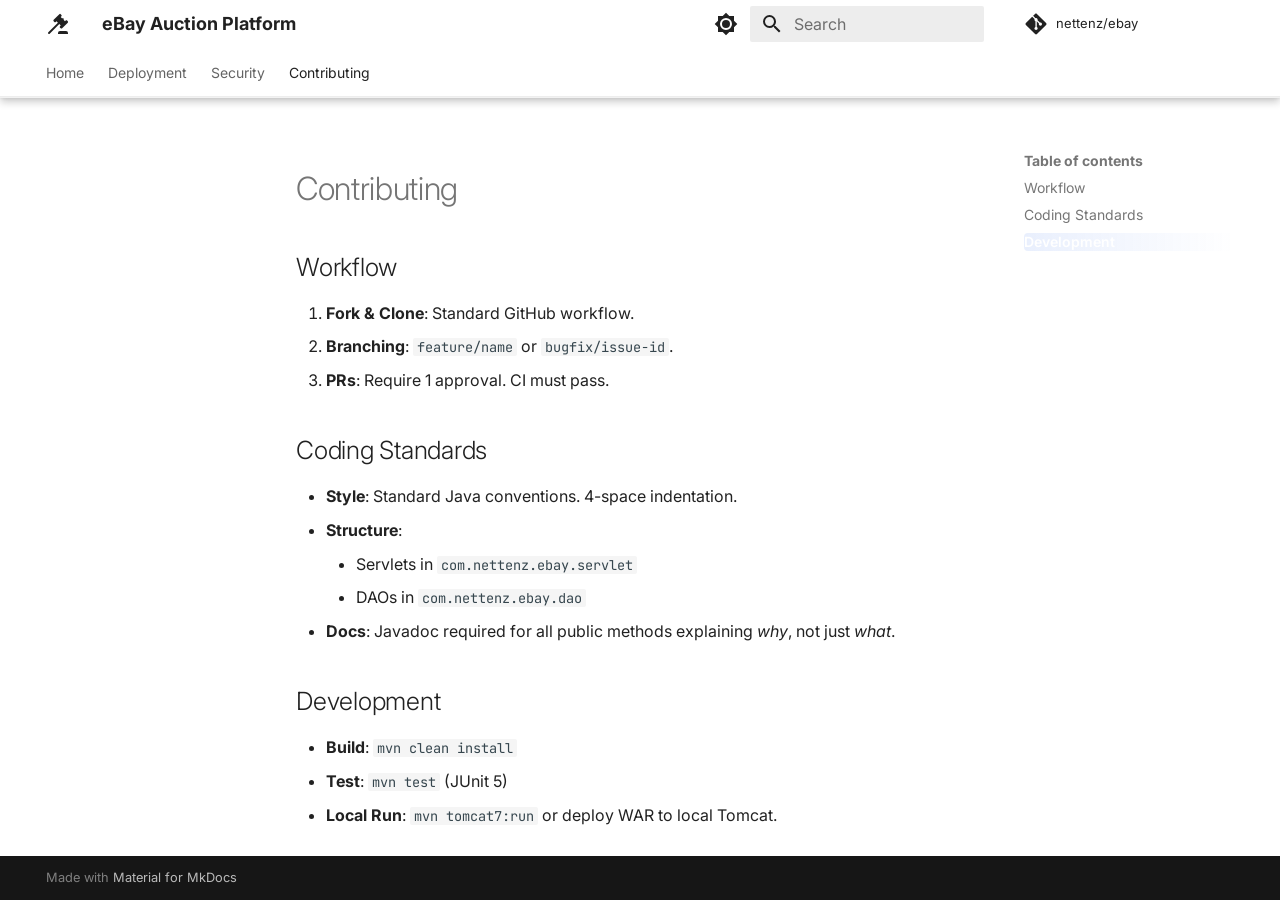
<file: contributing/index.html>
<!doctype html>
<html lang="en" class="no-js">
  <head>
    
      <meta charset="utf-8">
      <meta name="viewport" content="width=device-width,initial-scale=1">
      
        <meta name="description" content="Documentation for a Java-based auction web application built with Jakarta EE">
      
      
        <meta name="author" content="Emanuel">
      
      
      
        <link rel="prev" href="../security/">
      
      
      
        
      
      
      <link rel="icon" href="../assets/favicon.png">
      <meta name="generator" content="mkdocs-1.6.1, mkdocs-material-9.7.1">
    
    
      
        <title>Contributing - eBay Auction Platform</title>
      
    
    
      <link rel="stylesheet" href="../assets/stylesheets/main.484c7ddc.min.css">
      
        
        <link rel="stylesheet" href="../assets/stylesheets/palette.ab4e12ef.min.css">
      
      


    
    
      
    
    
      
        
        
        <link rel="preconnect" href="https://fonts.gstatic.com" crossorigin>
        <link rel="stylesheet" href="https://fonts.googleapis.com/css?family=Inter:300,300i,400,400i,700,700i%7CJetBrains+Mono:400,400i,700,700i&display=fallback">
        <style>:root{--md-text-font:"Inter";--md-code-font:"JetBrains Mono"}</style>
      
    
    
      <link rel="stylesheet" href="../stylesheets/extra.css">
    
    <script>__md_scope=new URL("..",location),__md_hash=e=>[...e].reduce(((e,_)=>(e<<5)-e+_.charCodeAt(0)),0),__md_get=(e,_=localStorage,t=__md_scope)=>JSON.parse(_.getItem(t.pathname+"."+e)),__md_set=(e,_,t=localStorage,a=__md_scope)=>{try{t.setItem(a.pathname+"."+e,JSON.stringify(_))}catch(e){}}</script>
    
      

    
    
  </head>
  
  
    
    
      
    
    
    
    
    <body dir="ltr" data-md-color-scheme="default" data-md-color-primary="white" data-md-color-accent="indigo">
  
    
    <input class="md-toggle" data-md-toggle="drawer" type="checkbox" id="__drawer" autocomplete="off">
    <input class="md-toggle" data-md-toggle="search" type="checkbox" id="__search" autocomplete="off">
    <label class="md-overlay" for="__drawer"></label>
    <div data-md-component="skip">
      
        
        <a href="#contributing" class="md-skip">
          Skip to content
        </a>
      
    </div>
    <div data-md-component="announce">
      
    </div>
    
    
      

  

<header class="md-header md-header--shadow md-header--lifted" data-md-component="header">
  <nav class="md-header__inner md-grid" aria-label="Header">
    <a href=".." title="eBay Auction Platform" class="md-header__button md-logo" aria-label="eBay Auction Platform" data-md-component="logo">
      
  
  <svg xmlns="http://www.w3.org/2000/svg" viewBox="0 0 24 24"><path d="m2.3 20.28 9.6-9.6-1.4-1.42-.72.71a.996.996 0 0 1-1.41 0l-.71-.71a.996.996 0 0 1 0-1.41l5.66-5.66a.996.996 0 0 1 1.41 0l.71.71c.39.39.39 1.02 0 1.41l-.71.69 1.42 1.43a.996.996 0 0 1 1.41 0c.39.39.39 1.03 0 1.42l1.41 1.41.71-.71c.39-.39 1.03-.39 1.42 0l.7.71c.39.39.39 1.03 0 1.42l-5.65 5.65c-.39.39-1.03.39-1.42 0l-.7-.7a.99.99 0 0 1 0-1.42l.7-.71-1.41-1.41-9.61 9.61a.996.996 0 0 1-1.41 0c-.39-.39-.39-1.03 0-1.42M20 19a2 2 0 0 1 2 2v1H12v-1a2 2 0 0 1 2-2z"/></svg>

    </a>
    <label class="md-header__button md-icon" for="__drawer">
      
      <svg xmlns="http://www.w3.org/2000/svg" viewBox="0 0 24 24"><path d="M3 6h18v2H3zm0 5h18v2H3zm0 5h18v2H3z"/></svg>
    </label>
    <div class="md-header__title" data-md-component="header-title">
      <div class="md-header__ellipsis">
        <div class="md-header__topic">
          <span class="md-ellipsis">
            eBay Auction Platform
          </span>
        </div>
        <div class="md-header__topic" data-md-component="header-topic">
          <span class="md-ellipsis">
            
              Contributing
            
          </span>
        </div>
      </div>
    </div>
    
      
        <form class="md-header__option" data-md-component="palette">
  
    
    
    
    <input class="md-option" data-md-color-media="" data-md-color-scheme="default" data-md-color-primary="white" data-md-color-accent="indigo"  aria-label="Switch to dark mode"  type="radio" name="__palette" id="__palette_0">
    
      <label class="md-header__button md-icon" title="Switch to dark mode" for="__palette_1" hidden>
        <svg xmlns="http://www.w3.org/2000/svg" viewBox="0 0 24 24"><path d="M12 8a4 4 0 0 0-4 4 4 4 0 0 0 4 4 4 4 0 0 0 4-4 4 4 0 0 0-4-4m0 10a6 6 0 0 1-6-6 6 6 0 0 1 6-6 6 6 0 0 1 6 6 6 6 0 0 1-6 6m8-9.31V4h-4.69L12 .69 8.69 4H4v4.69L.69 12 4 15.31V20h4.69L12 23.31 15.31 20H20v-4.69L23.31 12z"/></svg>
      </label>
    
  
    
    
    
    <input class="md-option" data-md-color-media="" data-md-color-scheme="slate" data-md-color-primary="black" data-md-color-accent="indigo"  aria-label="Switch to light mode"  type="radio" name="__palette" id="__palette_1">
    
      <label class="md-header__button md-icon" title="Switch to light mode" for="__palette_0" hidden>
        <svg xmlns="http://www.w3.org/2000/svg" viewBox="0 0 24 24"><path d="M12 18c-.89 0-1.74-.2-2.5-.55C11.56 16.5 13 14.42 13 12s-1.44-4.5-3.5-5.45C10.26 6.2 11.11 6 12 6a6 6 0 0 1 6 6 6 6 0 0 1-6 6m8-9.31V4h-4.69L12 .69 8.69 4H4v4.69L.69 12 4 15.31V20h4.69L12 23.31 15.31 20H20v-4.69L23.31 12z"/></svg>
      </label>
    
  
</form>
      
    
    
      <script>var palette=__md_get("__palette");if(palette&&palette.color){if("(prefers-color-scheme)"===palette.color.media){var media=matchMedia("(prefers-color-scheme: light)"),input=document.querySelector(media.matches?"[data-md-color-media='(prefers-color-scheme: light)']":"[data-md-color-media='(prefers-color-scheme: dark)']");palette.color.media=input.getAttribute("data-md-color-media"),palette.color.scheme=input.getAttribute("data-md-color-scheme"),palette.color.primary=input.getAttribute("data-md-color-primary"),palette.color.accent=input.getAttribute("data-md-color-accent")}for(var[key,value]of Object.entries(palette.color))document.body.setAttribute("data-md-color-"+key,value)}</script>
    
    
    
      
      
        <label class="md-header__button md-icon" for="__search">
          
          <svg xmlns="http://www.w3.org/2000/svg" viewBox="0 0 24 24"><path d="M9.5 3A6.5 6.5 0 0 1 16 9.5c0 1.61-.59 3.09-1.56 4.23l.27.27h.79l5 5-1.5 1.5-5-5v-.79l-.27-.27A6.52 6.52 0 0 1 9.5 16 6.5 6.5 0 0 1 3 9.5 6.5 6.5 0 0 1 9.5 3m0 2C7 5 5 7 5 9.5S7 14 9.5 14 14 12 14 9.5 12 5 9.5 5"/></svg>
        </label>
        <div class="md-search" data-md-component="search" role="dialog">
  <label class="md-search__overlay" for="__search"></label>
  <div class="md-search__inner" role="search">
    <form class="md-search__form" name="search">
      <input type="text" class="md-search__input" name="query" aria-label="Search" placeholder="Search" autocapitalize="off" autocorrect="off" autocomplete="off" spellcheck="false" data-md-component="search-query" required>
      <label class="md-search__icon md-icon" for="__search">
        
        <svg xmlns="http://www.w3.org/2000/svg" viewBox="0 0 24 24"><path d="M9.5 3A6.5 6.5 0 0 1 16 9.5c0 1.61-.59 3.09-1.56 4.23l.27.27h.79l5 5-1.5 1.5-5-5v-.79l-.27-.27A6.52 6.52 0 0 1 9.5 16 6.5 6.5 0 0 1 3 9.5 6.5 6.5 0 0 1 9.5 3m0 2C7 5 5 7 5 9.5S7 14 9.5 14 14 12 14 9.5 12 5 9.5 5"/></svg>
        
        <svg xmlns="http://www.w3.org/2000/svg" viewBox="0 0 24 24"><path d="M20 11v2H8l5.5 5.5-1.42 1.42L4.16 12l7.92-7.92L13.5 5.5 8 11z"/></svg>
      </label>
      <nav class="md-search__options" aria-label="Search">
        
        <button type="reset" class="md-search__icon md-icon" title="Clear" aria-label="Clear" tabindex="-1">
          
          <svg xmlns="http://www.w3.org/2000/svg" viewBox="0 0 24 24"><path d="M19 6.41 17.59 5 12 10.59 6.41 5 5 6.41 10.59 12 5 17.59 6.41 19 12 13.41 17.59 19 19 17.59 13.41 12z"/></svg>
        </button>
      </nav>
      
        <div class="md-search__suggest" data-md-component="search-suggest"></div>
      
    </form>
    <div class="md-search__output">
      <div class="md-search__scrollwrap" tabindex="0" data-md-scrollfix>
        <div class="md-search-result" data-md-component="search-result">
          <div class="md-search-result__meta">
            Initializing search
          </div>
          <ol class="md-search-result__list" role="presentation"></ol>
        </div>
      </div>
    </div>
  </div>
</div>
      
    
    
      <div class="md-header__source">
        <a href="https://github.com/nettenz/ebay" title="Go to repository" class="md-source" data-md-component="source">
  <div class="md-source__icon md-icon">
    
    <svg xmlns="http://www.w3.org/2000/svg" viewBox="0 0 448 512"><!--! Font Awesome Free 7.1.0 by @fontawesome - https://fontawesome.com License - https://fontawesome.com/license/free (Icons: CC BY 4.0, Fonts: SIL OFL 1.1, Code: MIT License) Copyright 2025 Fonticons, Inc.--><path d="M439.6 236.1 244 40.5c-5.4-5.5-12.8-8.5-20.4-8.5s-15 3-20.4 8.4L162.5 81l51.5 51.5c27.1-9.1 52.7 16.8 43.4 43.7l49.7 49.7c34.2-11.8 61.2 31 35.5 56.7-26.5 26.5-70.2-2.9-56-37.3L240.3 199v121.9c25.3 12.5 22.3 41.8 9.1 55-6.4 6.4-15.2 10.1-24.3 10.1s-17.8-3.6-24.3-10.1c-17.6-17.6-11.1-46.9 11.2-56v-123c-20.8-8.5-24.6-30.7-18.6-45L142.6 101 8.5 235.1C3 240.6 0 247.9 0 255.5s3 15 8.5 20.4l195.6 195.7c5.4 5.4 12.7 8.4 20.4 8.4s15-3 20.4-8.4l194.7-194.7c5.4-5.4 8.4-12.8 8.4-20.4s-3-15-8.4-20.4"/></svg>
  </div>
  <div class="md-source__repository">
    nettenz/ebay
  </div>
</a>
      </div>
    
  </nav>
  
    
      
<nav class="md-tabs" aria-label="Tabs" data-md-component="tabs">
  <div class="md-grid">
    <ul class="md-tabs__list">
      
        
  
  
  
  
    <li class="md-tabs__item">
      <a href=".." class="md-tabs__link">
        
  
  
    
  
  Home

      </a>
    </li>
  

      
        
  
  
  
  
    <li class="md-tabs__item">
      <a href="../deployment/" class="md-tabs__link">
        
  
  
    
  
  Deployment

      </a>
    </li>
  

      
        
  
  
  
  
    <li class="md-tabs__item">
      <a href="../security/" class="md-tabs__link">
        
  
  
    
  
  Security

      </a>
    </li>
  

      
        
  
  
  
    
  
  
    <li class="md-tabs__item md-tabs__item--active">
      <a href="./" class="md-tabs__link">
        
  
  
    
  
  Contributing

      </a>
    </li>
  

      
    </ul>
  </div>
</nav>
    
  
</header>
    
    <div class="md-container" data-md-component="container">
      
      
        
      
      <main class="md-main" data-md-component="main">
        <div class="md-main__inner md-grid">
          
            
              
              <div class="md-sidebar md-sidebar--primary" data-md-component="sidebar" data-md-type="navigation" >
                <div class="md-sidebar__scrollwrap">
                  <div class="md-sidebar__inner">
                    


  


<nav class="md-nav md-nav--primary md-nav--lifted" aria-label="Navigation" data-md-level="0">
  <label class="md-nav__title" for="__drawer">
    <a href=".." title="eBay Auction Platform" class="md-nav__button md-logo" aria-label="eBay Auction Platform" data-md-component="logo">
      
  
  <svg xmlns="http://www.w3.org/2000/svg" viewBox="0 0 24 24"><path d="m2.3 20.28 9.6-9.6-1.4-1.42-.72.71a.996.996 0 0 1-1.41 0l-.71-.71a.996.996 0 0 1 0-1.41l5.66-5.66a.996.996 0 0 1 1.41 0l.71.71c.39.39.39 1.02 0 1.41l-.71.69 1.42 1.43a.996.996 0 0 1 1.41 0c.39.39.39 1.03 0 1.42l1.41 1.41.71-.71c.39-.39 1.03-.39 1.42 0l.7.71c.39.39.39 1.03 0 1.42l-5.65 5.65c-.39.39-1.03.39-1.42 0l-.7-.7a.99.99 0 0 1 0-1.42l.7-.71-1.41-1.41-9.61 9.61a.996.996 0 0 1-1.41 0c-.39-.39-.39-1.03 0-1.42M20 19a2 2 0 0 1 2 2v1H12v-1a2 2 0 0 1 2-2z"/></svg>

    </a>
    eBay Auction Platform
  </label>
  
    <div class="md-nav__source">
      <a href="https://github.com/nettenz/ebay" title="Go to repository" class="md-source" data-md-component="source">
  <div class="md-source__icon md-icon">
    
    <svg xmlns="http://www.w3.org/2000/svg" viewBox="0 0 448 512"><!--! Font Awesome Free 7.1.0 by @fontawesome - https://fontawesome.com License - https://fontawesome.com/license/free (Icons: CC BY 4.0, Fonts: SIL OFL 1.1, Code: MIT License) Copyright 2025 Fonticons, Inc.--><path d="M439.6 236.1 244 40.5c-5.4-5.5-12.8-8.5-20.4-8.5s-15 3-20.4 8.4L162.5 81l51.5 51.5c27.1-9.1 52.7 16.8 43.4 43.7l49.7 49.7c34.2-11.8 61.2 31 35.5 56.7-26.5 26.5-70.2-2.9-56-37.3L240.3 199v121.9c25.3 12.5 22.3 41.8 9.1 55-6.4 6.4-15.2 10.1-24.3 10.1s-17.8-3.6-24.3-10.1c-17.6-17.6-11.1-46.9 11.2-56v-123c-20.8-8.5-24.6-30.7-18.6-45L142.6 101 8.5 235.1C3 240.6 0 247.9 0 255.5s3 15 8.5 20.4l195.6 195.7c5.4 5.4 12.7 8.4 20.4 8.4s15-3 20.4-8.4l194.7-194.7c5.4-5.4 8.4-12.8 8.4-20.4s-3-15-8.4-20.4"/></svg>
  </div>
  <div class="md-source__repository">
    nettenz/ebay
  </div>
</a>
    </div>
  
  <ul class="md-nav__list" data-md-scrollfix>
    
      
      
  
  
  
  
    <li class="md-nav__item">
      <a href=".." class="md-nav__link">
        
  
  
  <span class="md-ellipsis">
    
  
    Home
  

    
  </span>
  
  

      </a>
    </li>
  

    
      
      
  
  
  
  
    <li class="md-nav__item">
      <a href="../deployment/" class="md-nav__link">
        
  
  
  <span class="md-ellipsis">
    
  
    Deployment
  

    
  </span>
  
  

      </a>
    </li>
  

    
      
      
  
  
  
  
    <li class="md-nav__item">
      <a href="../security/" class="md-nav__link">
        
  
  
  <span class="md-ellipsis">
    
  
    Security
  

    
  </span>
  
  

      </a>
    </li>
  

    
      
      
  
  
    
  
  
  
    <li class="md-nav__item md-nav__item--active">
      
      <input class="md-nav__toggle md-toggle" type="checkbox" id="__toc">
      
      
        
      
      
        <label class="md-nav__link md-nav__link--active" for="__toc">
          
  
  
  <span class="md-ellipsis">
    
  
    Contributing
  

    
  </span>
  
  

          <span class="md-nav__icon md-icon"></span>
        </label>
      
      <a href="./" class="md-nav__link md-nav__link--active">
        
  
  
  <span class="md-ellipsis">
    
  
    Contributing
  

    
  </span>
  
  

      </a>
      
        

<nav class="md-nav md-nav--secondary" aria-label="Table of contents">
  
  
  
    
  
  
    <label class="md-nav__title" for="__toc">
      <span class="md-nav__icon md-icon"></span>
      Table of contents
    </label>
    <ul class="md-nav__list" data-md-component="toc" data-md-scrollfix>
      
        <li class="md-nav__item">
  <a href="#workflow" class="md-nav__link">
    <span class="md-ellipsis">
      
        Workflow
      
    </span>
  </a>
  
</li>
      
        <li class="md-nav__item">
  <a href="#coding-standards" class="md-nav__link">
    <span class="md-ellipsis">
      
        Coding Standards
      
    </span>
  </a>
  
</li>
      
        <li class="md-nav__item">
  <a href="#development" class="md-nav__link">
    <span class="md-ellipsis">
      
        Development
      
    </span>
  </a>
  
</li>
      
    </ul>
  
</nav>
      
    </li>
  

    
  </ul>
</nav>
                  </div>
                </div>
              </div>
            
            
              
              <div class="md-sidebar md-sidebar--secondary" data-md-component="sidebar" data-md-type="toc" >
                <div class="md-sidebar__scrollwrap">
                  <div class="md-sidebar__inner">
                    

<nav class="md-nav md-nav--secondary" aria-label="Table of contents">
  
  
  
    
  
  
    <label class="md-nav__title" for="__toc">
      <span class="md-nav__icon md-icon"></span>
      Table of contents
    </label>
    <ul class="md-nav__list" data-md-component="toc" data-md-scrollfix>
      
        <li class="md-nav__item">
  <a href="#workflow" class="md-nav__link">
    <span class="md-ellipsis">
      
        Workflow
      
    </span>
  </a>
  
</li>
      
        <li class="md-nav__item">
  <a href="#coding-standards" class="md-nav__link">
    <span class="md-ellipsis">
      
        Coding Standards
      
    </span>
  </a>
  
</li>
      
        <li class="md-nav__item">
  <a href="#development" class="md-nav__link">
    <span class="md-ellipsis">
      
        Development
      
    </span>
  </a>
  
</li>
      
    </ul>
  
</nav>
                  </div>
                </div>
              </div>
            
          
          
            <div class="md-content" data-md-component="content">
              
              <article class="md-content__inner md-typeset">
                
                  


  
  


<h1 id="contributing">Contributing<a class="headerlink" href="#contributing" title="Permanent link">&para;</a></h1>
<h2 id="workflow">Workflow<a class="headerlink" href="#workflow" title="Permanent link">&para;</a></h2>
<ol>
<li><strong>Fork &amp; Clone</strong>: Standard GitHub workflow.</li>
<li><strong>Branching</strong>: <code>feature/name</code> or <code>bugfix/issue-id</code>.</li>
<li><strong>PRs</strong>: Require 1 approval. CI must pass.</li>
</ol>
<h2 id="coding-standards">Coding Standards<a class="headerlink" href="#coding-standards" title="Permanent link">&para;</a></h2>
<ul>
<li><strong>Style</strong>: Standard Java conventions. 4-space indentation.</li>
<li><strong>Structure</strong>: <ul>
<li>Servlets in <code>com.nettenz.ebay.servlet</code></li>
<li>DAOs in <code>com.nettenz.ebay.dao</code></li>
</ul>
</li>
<li><strong>Docs</strong>: Javadoc required for all public methods explaining <em>why</em>, not just <em>what</em>.</li>
</ul>
<h2 id="development">Development<a class="headerlink" href="#development" title="Permanent link">&para;</a></h2>
<ul>
<li><strong>Build</strong>: <code>mvn clean install</code></li>
<li><strong>Test</strong>: <code>mvn test</code> (JUnit 5)</li>
<li><strong>Local Run</strong>: <code>mvn tomcat7:run</code> or deploy WAR to local Tomcat.</li>
</ul>












                
              </article>
            </div>
          
          
<script>var target=document.getElementById(location.hash.slice(1));target&&target.name&&(target.checked=target.name.startsWith("__tabbed_"))</script>
        </div>
        
          <button type="button" class="md-top md-icon" data-md-component="top" hidden>
  
  <svg xmlns="http://www.w3.org/2000/svg" viewBox="0 0 24 24"><path d="M13 20h-2V8l-5.5 5.5-1.42-1.42L12 4.16l7.92 7.92-1.42 1.42L13 8z"/></svg>
  Back to top
</button>
        
      </main>
      
        <footer class="md-footer">
  
  <div class="md-footer-meta md-typeset">
    <div class="md-footer-meta__inner md-grid">
      <div class="md-copyright">
  
  
    Made with
    <a href="https://squidfunk.github.io/mkdocs-material/" target="_blank" rel="noopener">
      Material for MkDocs
    </a>
  
</div>
      
    </div>
  </div>
</footer>
      
    </div>
    <div class="md-dialog" data-md-component="dialog">
      <div class="md-dialog__inner md-typeset"></div>
    </div>
    
    
    
      
      
      <script id="__config" type="application/json">{"annotate": null, "base": "..", "features": ["navigation.instant", "navigation.tracking", "navigation.tabs", "navigation.tabs.sticky", "navigation.sections", "navigation.expand", "navigation.top", "search.suggest", "search.highlight", "content.code.copy", "content.code.annotate"], "search": "../assets/javascripts/workers/search.2c215733.min.js", "tags": null, "translations": {"clipboard.copied": "Copied to clipboard", "clipboard.copy": "Copy to clipboard", "search.result.more.one": "1 more on this page", "search.result.more.other": "# more on this page", "search.result.none": "No matching documents", "search.result.one": "1 matching document", "search.result.other": "# matching documents", "search.result.placeholder": "Type to start searching", "search.result.term.missing": "Missing", "select.version": "Select version"}, "version": null}</script>
    
    
      <script src="../assets/javascripts/bundle.79ae519e.min.js"></script>
      
    
  </body>
</html>
</file>
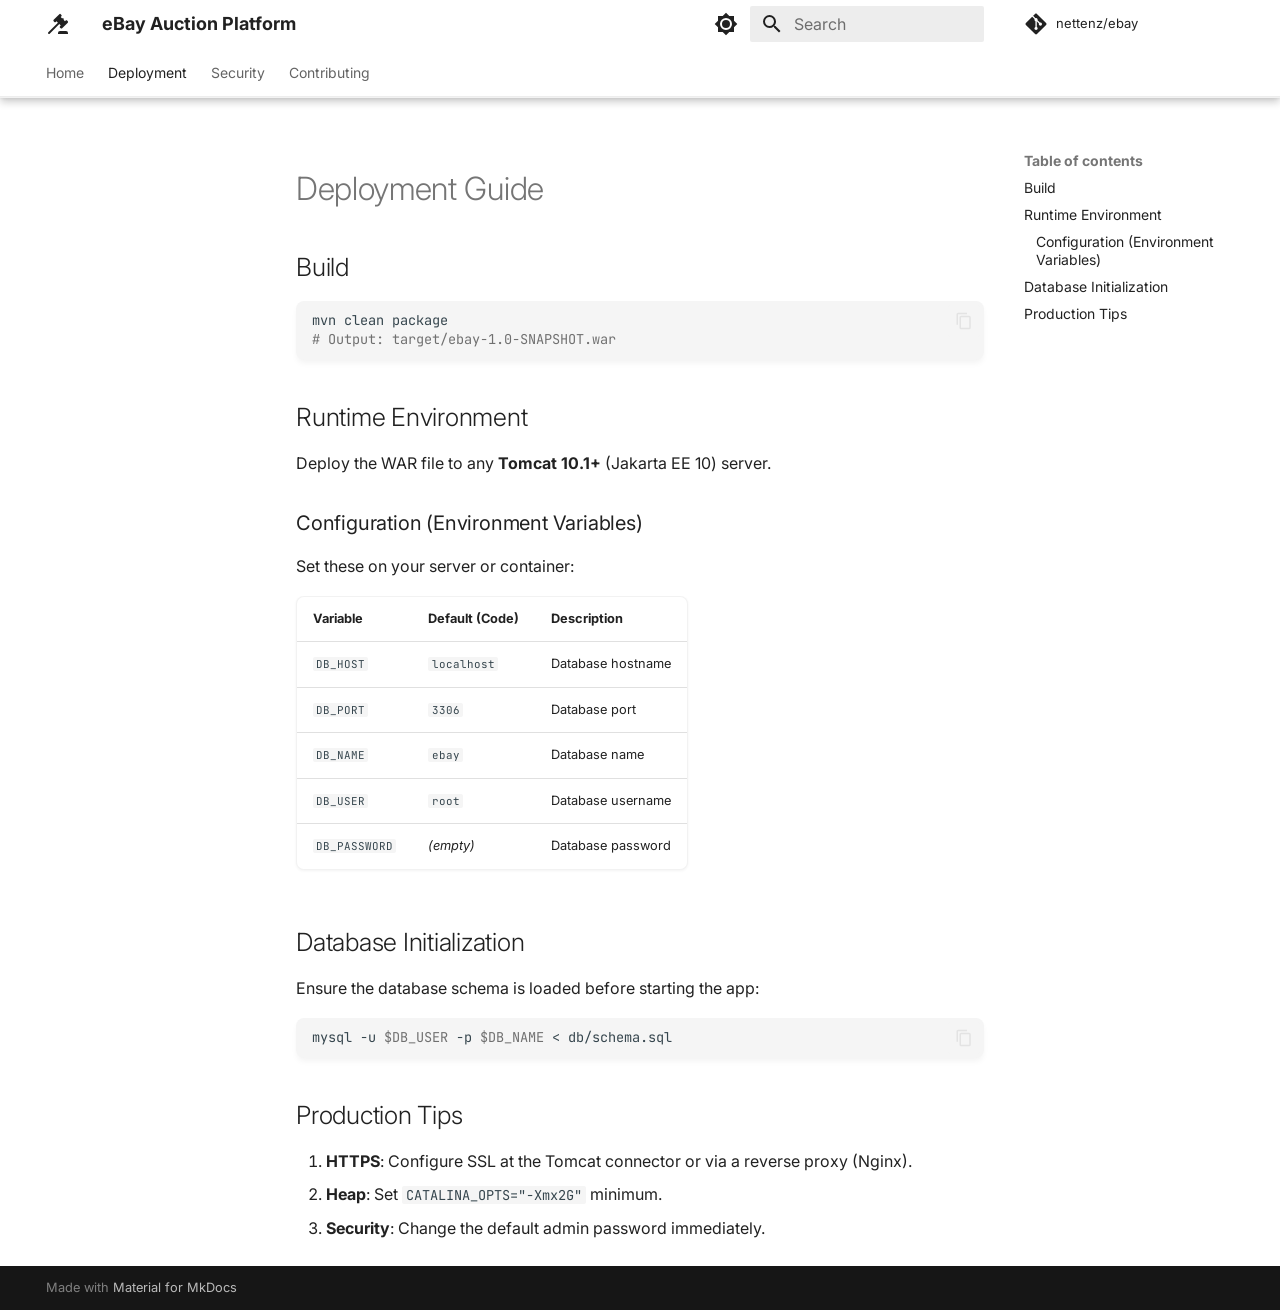
<file: deployment/index.html>
<!doctype html>
<html lang="en" class="no-js">
  <head>
    
      <meta charset="utf-8">
      <meta name="viewport" content="width=device-width,initial-scale=1">
      
        <meta name="description" content="Documentation for a Java-based auction web application built with Jakarta EE">
      
      
        <meta name="author" content="Emanuel">
      
      
      
        <link rel="prev" href="..">
      
      
        <link rel="next" href="../security/">
      
      
        
      
      
      <link rel="icon" href="../assets/favicon.png">
      <meta name="generator" content="mkdocs-1.6.1, mkdocs-material-9.7.1">
    
    
      
        <title>Deployment - eBay Auction Platform</title>
      
    
    
      <link rel="stylesheet" href="../assets/stylesheets/main.484c7ddc.min.css">
      
        
        <link rel="stylesheet" href="../assets/stylesheets/palette.ab4e12ef.min.css">
      
      


    
    
      
    
    
      
        
        
        <link rel="preconnect" href="https://fonts.gstatic.com" crossorigin>
        <link rel="stylesheet" href="https://fonts.googleapis.com/css?family=Inter:300,300i,400,400i,700,700i%7CJetBrains+Mono:400,400i,700,700i&display=fallback">
        <style>:root{--md-text-font:"Inter";--md-code-font:"JetBrains Mono"}</style>
      
    
    
      <link rel="stylesheet" href="../stylesheets/extra.css">
    
    <script>__md_scope=new URL("..",location),__md_hash=e=>[...e].reduce(((e,_)=>(e<<5)-e+_.charCodeAt(0)),0),__md_get=(e,_=localStorage,t=__md_scope)=>JSON.parse(_.getItem(t.pathname+"."+e)),__md_set=(e,_,t=localStorage,a=__md_scope)=>{try{t.setItem(a.pathname+"."+e,JSON.stringify(_))}catch(e){}}</script>
    
      

    
    
  </head>
  
  
    
    
      
    
    
    
    
    <body dir="ltr" data-md-color-scheme="default" data-md-color-primary="white" data-md-color-accent="indigo">
  
    
    <input class="md-toggle" data-md-toggle="drawer" type="checkbox" id="__drawer" autocomplete="off">
    <input class="md-toggle" data-md-toggle="search" type="checkbox" id="__search" autocomplete="off">
    <label class="md-overlay" for="__drawer"></label>
    <div data-md-component="skip">
      
        
        <a href="#deployment-guide" class="md-skip">
          Skip to content
        </a>
      
    </div>
    <div data-md-component="announce">
      
    </div>
    
    
      

  

<header class="md-header md-header--shadow md-header--lifted" data-md-component="header">
  <nav class="md-header__inner md-grid" aria-label="Header">
    <a href=".." title="eBay Auction Platform" class="md-header__button md-logo" aria-label="eBay Auction Platform" data-md-component="logo">
      
  
  <svg xmlns="http://www.w3.org/2000/svg" viewBox="0 0 24 24"><path d="m2.3 20.28 9.6-9.6-1.4-1.42-.72.71a.996.996 0 0 1-1.41 0l-.71-.71a.996.996 0 0 1 0-1.41l5.66-5.66a.996.996 0 0 1 1.41 0l.71.71c.39.39.39 1.02 0 1.41l-.71.69 1.42 1.43a.996.996 0 0 1 1.41 0c.39.39.39 1.03 0 1.42l1.41 1.41.71-.71c.39-.39 1.03-.39 1.42 0l.7.71c.39.39.39 1.03 0 1.42l-5.65 5.65c-.39.39-1.03.39-1.42 0l-.7-.7a.99.99 0 0 1 0-1.42l.7-.71-1.41-1.41-9.61 9.61a.996.996 0 0 1-1.41 0c-.39-.39-.39-1.03 0-1.42M20 19a2 2 0 0 1 2 2v1H12v-1a2 2 0 0 1 2-2z"/></svg>

    </a>
    <label class="md-header__button md-icon" for="__drawer">
      
      <svg xmlns="http://www.w3.org/2000/svg" viewBox="0 0 24 24"><path d="M3 6h18v2H3zm0 5h18v2H3zm0 5h18v2H3z"/></svg>
    </label>
    <div class="md-header__title" data-md-component="header-title">
      <div class="md-header__ellipsis">
        <div class="md-header__topic">
          <span class="md-ellipsis">
            eBay Auction Platform
          </span>
        </div>
        <div class="md-header__topic" data-md-component="header-topic">
          <span class="md-ellipsis">
            
              Deployment
            
          </span>
        </div>
      </div>
    </div>
    
      
        <form class="md-header__option" data-md-component="palette">
  
    
    
    
    <input class="md-option" data-md-color-media="" data-md-color-scheme="default" data-md-color-primary="white" data-md-color-accent="indigo"  aria-label="Switch to dark mode"  type="radio" name="__palette" id="__palette_0">
    
      <label class="md-header__button md-icon" title="Switch to dark mode" for="__palette_1" hidden>
        <svg xmlns="http://www.w3.org/2000/svg" viewBox="0 0 24 24"><path d="M12 8a4 4 0 0 0-4 4 4 4 0 0 0 4 4 4 4 0 0 0 4-4 4 4 0 0 0-4-4m0 10a6 6 0 0 1-6-6 6 6 0 0 1 6-6 6 6 0 0 1 6 6 6 6 0 0 1-6 6m8-9.31V4h-4.69L12 .69 8.69 4H4v4.69L.69 12 4 15.31V20h4.69L12 23.31 15.31 20H20v-4.69L23.31 12z"/></svg>
      </label>
    
  
    
    
    
    <input class="md-option" data-md-color-media="" data-md-color-scheme="slate" data-md-color-primary="black" data-md-color-accent="indigo"  aria-label="Switch to light mode"  type="radio" name="__palette" id="__palette_1">
    
      <label class="md-header__button md-icon" title="Switch to light mode" for="__palette_0" hidden>
        <svg xmlns="http://www.w3.org/2000/svg" viewBox="0 0 24 24"><path d="M12 18c-.89 0-1.74-.2-2.5-.55C11.56 16.5 13 14.42 13 12s-1.44-4.5-3.5-5.45C10.26 6.2 11.11 6 12 6a6 6 0 0 1 6 6 6 6 0 0 1-6 6m8-9.31V4h-4.69L12 .69 8.69 4H4v4.69L.69 12 4 15.31V20h4.69L12 23.31 15.31 20H20v-4.69L23.31 12z"/></svg>
      </label>
    
  
</form>
      
    
    
      <script>var palette=__md_get("__palette");if(palette&&palette.color){if("(prefers-color-scheme)"===palette.color.media){var media=matchMedia("(prefers-color-scheme: light)"),input=document.querySelector(media.matches?"[data-md-color-media='(prefers-color-scheme: light)']":"[data-md-color-media='(prefers-color-scheme: dark)']");palette.color.media=input.getAttribute("data-md-color-media"),palette.color.scheme=input.getAttribute("data-md-color-scheme"),palette.color.primary=input.getAttribute("data-md-color-primary"),palette.color.accent=input.getAttribute("data-md-color-accent")}for(var[key,value]of Object.entries(palette.color))document.body.setAttribute("data-md-color-"+key,value)}</script>
    
    
    
      
      
        <label class="md-header__button md-icon" for="__search">
          
          <svg xmlns="http://www.w3.org/2000/svg" viewBox="0 0 24 24"><path d="M9.5 3A6.5 6.5 0 0 1 16 9.5c0 1.61-.59 3.09-1.56 4.23l.27.27h.79l5 5-1.5 1.5-5-5v-.79l-.27-.27A6.52 6.52 0 0 1 9.5 16 6.5 6.5 0 0 1 3 9.5 6.5 6.5 0 0 1 9.5 3m0 2C7 5 5 7 5 9.5S7 14 9.5 14 14 12 14 9.5 12 5 9.5 5"/></svg>
        </label>
        <div class="md-search" data-md-component="search" role="dialog">
  <label class="md-search__overlay" for="__search"></label>
  <div class="md-search__inner" role="search">
    <form class="md-search__form" name="search">
      <input type="text" class="md-search__input" name="query" aria-label="Search" placeholder="Search" autocapitalize="off" autocorrect="off" autocomplete="off" spellcheck="false" data-md-component="search-query" required>
      <label class="md-search__icon md-icon" for="__search">
        
        <svg xmlns="http://www.w3.org/2000/svg" viewBox="0 0 24 24"><path d="M9.5 3A6.5 6.5 0 0 1 16 9.5c0 1.61-.59 3.09-1.56 4.23l.27.27h.79l5 5-1.5 1.5-5-5v-.79l-.27-.27A6.52 6.52 0 0 1 9.5 16 6.5 6.5 0 0 1 3 9.5 6.5 6.5 0 0 1 9.5 3m0 2C7 5 5 7 5 9.5S7 14 9.5 14 14 12 14 9.5 12 5 9.5 5"/></svg>
        
        <svg xmlns="http://www.w3.org/2000/svg" viewBox="0 0 24 24"><path d="M20 11v2H8l5.5 5.5-1.42 1.42L4.16 12l7.92-7.92L13.5 5.5 8 11z"/></svg>
      </label>
      <nav class="md-search__options" aria-label="Search">
        
        <button type="reset" class="md-search__icon md-icon" title="Clear" aria-label="Clear" tabindex="-1">
          
          <svg xmlns="http://www.w3.org/2000/svg" viewBox="0 0 24 24"><path d="M19 6.41 17.59 5 12 10.59 6.41 5 5 6.41 10.59 12 5 17.59 6.41 19 12 13.41 17.59 19 19 17.59 13.41 12z"/></svg>
        </button>
      </nav>
      
        <div class="md-search__suggest" data-md-component="search-suggest"></div>
      
    </form>
    <div class="md-search__output">
      <div class="md-search__scrollwrap" tabindex="0" data-md-scrollfix>
        <div class="md-search-result" data-md-component="search-result">
          <div class="md-search-result__meta">
            Initializing search
          </div>
          <ol class="md-search-result__list" role="presentation"></ol>
        </div>
      </div>
    </div>
  </div>
</div>
      
    
    
      <div class="md-header__source">
        <a href="https://github.com/nettenz/ebay" title="Go to repository" class="md-source" data-md-component="source">
  <div class="md-source__icon md-icon">
    
    <svg xmlns="http://www.w3.org/2000/svg" viewBox="0 0 448 512"><!--! Font Awesome Free 7.1.0 by @fontawesome - https://fontawesome.com License - https://fontawesome.com/license/free (Icons: CC BY 4.0, Fonts: SIL OFL 1.1, Code: MIT License) Copyright 2025 Fonticons, Inc.--><path d="M439.6 236.1 244 40.5c-5.4-5.5-12.8-8.5-20.4-8.5s-15 3-20.4 8.4L162.5 81l51.5 51.5c27.1-9.1 52.7 16.8 43.4 43.7l49.7 49.7c34.2-11.8 61.2 31 35.5 56.7-26.5 26.5-70.2-2.9-56-37.3L240.3 199v121.9c25.3 12.5 22.3 41.8 9.1 55-6.4 6.4-15.2 10.1-24.3 10.1s-17.8-3.6-24.3-10.1c-17.6-17.6-11.1-46.9 11.2-56v-123c-20.8-8.5-24.6-30.7-18.6-45L142.6 101 8.5 235.1C3 240.6 0 247.9 0 255.5s3 15 8.5 20.4l195.6 195.7c5.4 5.4 12.7 8.4 20.4 8.4s15-3 20.4-8.4l194.7-194.7c5.4-5.4 8.4-12.8 8.4-20.4s-3-15-8.4-20.4"/></svg>
  </div>
  <div class="md-source__repository">
    nettenz/ebay
  </div>
</a>
      </div>
    
  </nav>
  
    
      
<nav class="md-tabs" aria-label="Tabs" data-md-component="tabs">
  <div class="md-grid">
    <ul class="md-tabs__list">
      
        
  
  
  
  
    <li class="md-tabs__item">
      <a href=".." class="md-tabs__link">
        
  
  
    
  
  Home

      </a>
    </li>
  

      
        
  
  
  
    
  
  
    <li class="md-tabs__item md-tabs__item--active">
      <a href="./" class="md-tabs__link">
        
  
  
    
  
  Deployment

      </a>
    </li>
  

      
        
  
  
  
  
    <li class="md-tabs__item">
      <a href="../security/" class="md-tabs__link">
        
  
  
    
  
  Security

      </a>
    </li>
  

      
        
  
  
  
  
    <li class="md-tabs__item">
      <a href="../contributing/" class="md-tabs__link">
        
  
  
    
  
  Contributing

      </a>
    </li>
  

      
    </ul>
  </div>
</nav>
    
  
</header>
    
    <div class="md-container" data-md-component="container">
      
      
        
      
      <main class="md-main" data-md-component="main">
        <div class="md-main__inner md-grid">
          
            
              
              <div class="md-sidebar md-sidebar--primary" data-md-component="sidebar" data-md-type="navigation" >
                <div class="md-sidebar__scrollwrap">
                  <div class="md-sidebar__inner">
                    


  


<nav class="md-nav md-nav--primary md-nav--lifted" aria-label="Navigation" data-md-level="0">
  <label class="md-nav__title" for="__drawer">
    <a href=".." title="eBay Auction Platform" class="md-nav__button md-logo" aria-label="eBay Auction Platform" data-md-component="logo">
      
  
  <svg xmlns="http://www.w3.org/2000/svg" viewBox="0 0 24 24"><path d="m2.3 20.28 9.6-9.6-1.4-1.42-.72.71a.996.996 0 0 1-1.41 0l-.71-.71a.996.996 0 0 1 0-1.41l5.66-5.66a.996.996 0 0 1 1.41 0l.71.71c.39.39.39 1.02 0 1.41l-.71.69 1.42 1.43a.996.996 0 0 1 1.41 0c.39.39.39 1.03 0 1.42l1.41 1.41.71-.71c.39-.39 1.03-.39 1.42 0l.7.71c.39.39.39 1.03 0 1.42l-5.65 5.65c-.39.39-1.03.39-1.42 0l-.7-.7a.99.99 0 0 1 0-1.42l.7-.71-1.41-1.41-9.61 9.61a.996.996 0 0 1-1.41 0c-.39-.39-.39-1.03 0-1.42M20 19a2 2 0 0 1 2 2v1H12v-1a2 2 0 0 1 2-2z"/></svg>

    </a>
    eBay Auction Platform
  </label>
  
    <div class="md-nav__source">
      <a href="https://github.com/nettenz/ebay" title="Go to repository" class="md-source" data-md-component="source">
  <div class="md-source__icon md-icon">
    
    <svg xmlns="http://www.w3.org/2000/svg" viewBox="0 0 448 512"><!--! Font Awesome Free 7.1.0 by @fontawesome - https://fontawesome.com License - https://fontawesome.com/license/free (Icons: CC BY 4.0, Fonts: SIL OFL 1.1, Code: MIT License) Copyright 2025 Fonticons, Inc.--><path d="M439.6 236.1 244 40.5c-5.4-5.5-12.8-8.5-20.4-8.5s-15 3-20.4 8.4L162.5 81l51.5 51.5c27.1-9.1 52.7 16.8 43.4 43.7l49.7 49.7c34.2-11.8 61.2 31 35.5 56.7-26.5 26.5-70.2-2.9-56-37.3L240.3 199v121.9c25.3 12.5 22.3 41.8 9.1 55-6.4 6.4-15.2 10.1-24.3 10.1s-17.8-3.6-24.3-10.1c-17.6-17.6-11.1-46.9 11.2-56v-123c-20.8-8.5-24.6-30.7-18.6-45L142.6 101 8.5 235.1C3 240.6 0 247.9 0 255.5s3 15 8.5 20.4l195.6 195.7c5.4 5.4 12.7 8.4 20.4 8.4s15-3 20.4-8.4l194.7-194.7c5.4-5.4 8.4-12.8 8.4-20.4s-3-15-8.4-20.4"/></svg>
  </div>
  <div class="md-source__repository">
    nettenz/ebay
  </div>
</a>
    </div>
  
  <ul class="md-nav__list" data-md-scrollfix>
    
      
      
  
  
  
  
    <li class="md-nav__item">
      <a href=".." class="md-nav__link">
        
  
  
  <span class="md-ellipsis">
    
  
    Home
  

    
  </span>
  
  

      </a>
    </li>
  

    
      
      
  
  
    
  
  
  
    <li class="md-nav__item md-nav__item--active">
      
      <input class="md-nav__toggle md-toggle" type="checkbox" id="__toc">
      
      
        
      
      
        <label class="md-nav__link md-nav__link--active" for="__toc">
          
  
  
  <span class="md-ellipsis">
    
  
    Deployment
  

    
  </span>
  
  

          <span class="md-nav__icon md-icon"></span>
        </label>
      
      <a href="./" class="md-nav__link md-nav__link--active">
        
  
  
  <span class="md-ellipsis">
    
  
    Deployment
  

    
  </span>
  
  

      </a>
      
        

<nav class="md-nav md-nav--secondary" aria-label="Table of contents">
  
  
  
    
  
  
    <label class="md-nav__title" for="__toc">
      <span class="md-nav__icon md-icon"></span>
      Table of contents
    </label>
    <ul class="md-nav__list" data-md-component="toc" data-md-scrollfix>
      
        <li class="md-nav__item">
  <a href="#build" class="md-nav__link">
    <span class="md-ellipsis">
      
        Build
      
    </span>
  </a>
  
</li>
      
        <li class="md-nav__item">
  <a href="#runtime-environment" class="md-nav__link">
    <span class="md-ellipsis">
      
        Runtime Environment
      
    </span>
  </a>
  
    <nav class="md-nav" aria-label="Runtime Environment">
      <ul class="md-nav__list">
        
          <li class="md-nav__item">
  <a href="#configuration-environment-variables" class="md-nav__link">
    <span class="md-ellipsis">
      
        Configuration (Environment Variables)
      
    </span>
  </a>
  
</li>
        
      </ul>
    </nav>
  
</li>
      
        <li class="md-nav__item">
  <a href="#database-initialization" class="md-nav__link">
    <span class="md-ellipsis">
      
        Database Initialization
      
    </span>
  </a>
  
</li>
      
        <li class="md-nav__item">
  <a href="#production-tips" class="md-nav__link">
    <span class="md-ellipsis">
      
        Production Tips
      
    </span>
  </a>
  
</li>
      
    </ul>
  
</nav>
      
    </li>
  

    
      
      
  
  
  
  
    <li class="md-nav__item">
      <a href="../security/" class="md-nav__link">
        
  
  
  <span class="md-ellipsis">
    
  
    Security
  

    
  </span>
  
  

      </a>
    </li>
  

    
      
      
  
  
  
  
    <li class="md-nav__item">
      <a href="../contributing/" class="md-nav__link">
        
  
  
  <span class="md-ellipsis">
    
  
    Contributing
  

    
  </span>
  
  

      </a>
    </li>
  

    
  </ul>
</nav>
                  </div>
                </div>
              </div>
            
            
              
              <div class="md-sidebar md-sidebar--secondary" data-md-component="sidebar" data-md-type="toc" >
                <div class="md-sidebar__scrollwrap">
                  <div class="md-sidebar__inner">
                    

<nav class="md-nav md-nav--secondary" aria-label="Table of contents">
  
  
  
    
  
  
    <label class="md-nav__title" for="__toc">
      <span class="md-nav__icon md-icon"></span>
      Table of contents
    </label>
    <ul class="md-nav__list" data-md-component="toc" data-md-scrollfix>
      
        <li class="md-nav__item">
  <a href="#build" class="md-nav__link">
    <span class="md-ellipsis">
      
        Build
      
    </span>
  </a>
  
</li>
      
        <li class="md-nav__item">
  <a href="#runtime-environment" class="md-nav__link">
    <span class="md-ellipsis">
      
        Runtime Environment
      
    </span>
  </a>
  
    <nav class="md-nav" aria-label="Runtime Environment">
      <ul class="md-nav__list">
        
          <li class="md-nav__item">
  <a href="#configuration-environment-variables" class="md-nav__link">
    <span class="md-ellipsis">
      
        Configuration (Environment Variables)
      
    </span>
  </a>
  
</li>
        
      </ul>
    </nav>
  
</li>
      
        <li class="md-nav__item">
  <a href="#database-initialization" class="md-nav__link">
    <span class="md-ellipsis">
      
        Database Initialization
      
    </span>
  </a>
  
</li>
      
        <li class="md-nav__item">
  <a href="#production-tips" class="md-nav__link">
    <span class="md-ellipsis">
      
        Production Tips
      
    </span>
  </a>
  
</li>
      
    </ul>
  
</nav>
                  </div>
                </div>
              </div>
            
          
          
            <div class="md-content" data-md-component="content">
              
              <article class="md-content__inner md-typeset">
                
                  


  
  


<h1 id="deployment-guide">Deployment Guide<a class="headerlink" href="#deployment-guide" title="Permanent link">&para;</a></h1>
<h2 id="build">Build<a class="headerlink" href="#build" title="Permanent link">&para;</a></h2>
<div class="highlight"><pre><span></span><code><a id="__codelineno-0-1" name="__codelineno-0-1" href="#__codelineno-0-1"></a>mvn<span class="w"> </span>clean<span class="w"> </span>package
<a id="__codelineno-0-2" name="__codelineno-0-2" href="#__codelineno-0-2"></a><span class="c1"># Output: target/ebay-1.0-SNAPSHOT.war</span>
</code></pre></div>
<h2 id="runtime-environment">Runtime Environment<a class="headerlink" href="#runtime-environment" title="Permanent link">&para;</a></h2>
<p>Deploy the WAR file to any <strong>Tomcat 10.1+</strong> (Jakarta EE 10) server.</p>
<h3 id="configuration-environment-variables">Configuration (Environment Variables)<a class="headerlink" href="#configuration-environment-variables" title="Permanent link">&para;</a></h3>
<p>Set these on your server or container:</p>
<table>
<thead>
<tr>
<th style="text-align: left;">Variable</th>
<th style="text-align: left;">Default (Code)</th>
<th style="text-align: left;">Description</th>
</tr>
</thead>
<tbody>
<tr>
<td style="text-align: left;"><code>DB_HOST</code></td>
<td style="text-align: left;"><code>localhost</code></td>
<td style="text-align: left;">Database hostname</td>
</tr>
<tr>
<td style="text-align: left;"><code>DB_PORT</code></td>
<td style="text-align: left;"><code>3306</code></td>
<td style="text-align: left;">Database port</td>
</tr>
<tr>
<td style="text-align: left;"><code>DB_NAME</code></td>
<td style="text-align: left;"><code>ebay</code></td>
<td style="text-align: left;">Database name</td>
</tr>
<tr>
<td style="text-align: left;"><code>DB_USER</code></td>
<td style="text-align: left;"><code>root</code></td>
<td style="text-align: left;">Database username</td>
</tr>
<tr>
<td style="text-align: left;"><code>DB_PASSWORD</code></td>
<td style="text-align: left;"><em>(empty)</em></td>
<td style="text-align: left;">Database password</td>
</tr>
</tbody>
</table>
<h2 id="database-initialization">Database Initialization<a class="headerlink" href="#database-initialization" title="Permanent link">&para;</a></h2>
<p>Ensure the database schema is loaded before starting the app:
<div class="highlight"><pre><span></span><code><a id="__codelineno-1-1" name="__codelineno-1-1" href="#__codelineno-1-1"></a>mysql<span class="w"> </span>-u<span class="w"> </span><span class="nv">$DB_USER</span><span class="w"> </span>-p<span class="w"> </span><span class="nv">$DB_NAME</span><span class="w"> </span>&lt;<span class="w"> </span>db/schema.sql
</code></pre></div></p>
<h2 id="production-tips">Production Tips<a class="headerlink" href="#production-tips" title="Permanent link">&para;</a></h2>
<ol>
<li><strong>HTTPS</strong>: Configure SSL at the Tomcat connector or via a reverse proxy (Nginx).</li>
<li><strong>Heap</strong>: Set <code>CATALINA_OPTS="-Xmx2G"</code> minimum.</li>
<li><strong>Security</strong>: Change the default admin password immediately.</li>
</ol>












                
              </article>
            </div>
          
          
<script>var target=document.getElementById(location.hash.slice(1));target&&target.name&&(target.checked=target.name.startsWith("__tabbed_"))</script>
        </div>
        
          <button type="button" class="md-top md-icon" data-md-component="top" hidden>
  
  <svg xmlns="http://www.w3.org/2000/svg" viewBox="0 0 24 24"><path d="M13 20h-2V8l-5.5 5.5-1.42-1.42L12 4.16l7.92 7.92-1.42 1.42L13 8z"/></svg>
  Back to top
</button>
        
      </main>
      
        <footer class="md-footer">
  
  <div class="md-footer-meta md-typeset">
    <div class="md-footer-meta__inner md-grid">
      <div class="md-copyright">
  
  
    Made with
    <a href="https://squidfunk.github.io/mkdocs-material/" target="_blank" rel="noopener">
      Material for MkDocs
    </a>
  
</div>
      
    </div>
  </div>
</footer>
      
    </div>
    <div class="md-dialog" data-md-component="dialog">
      <div class="md-dialog__inner md-typeset"></div>
    </div>
    
    
    
      
      
      <script id="__config" type="application/json">{"annotate": null, "base": "..", "features": ["navigation.instant", "navigation.tracking", "navigation.tabs", "navigation.tabs.sticky", "navigation.sections", "navigation.expand", "navigation.top", "search.suggest", "search.highlight", "content.code.copy", "content.code.annotate"], "search": "../assets/javascripts/workers/search.2c215733.min.js", "tags": null, "translations": {"clipboard.copied": "Copied to clipboard", "clipboard.copy": "Copy to clipboard", "search.result.more.one": "1 more on this page", "search.result.more.other": "# more on this page", "search.result.none": "No matching documents", "search.result.one": "1 matching document", "search.result.other": "# matching documents", "search.result.placeholder": "Type to start searching", "search.result.term.missing": "Missing", "select.version": "Select version"}, "version": null}</script>
    
    
      <script src="../assets/javascripts/bundle.79ae519e.min.js"></script>
      
    
  </body>
</html>
</file>
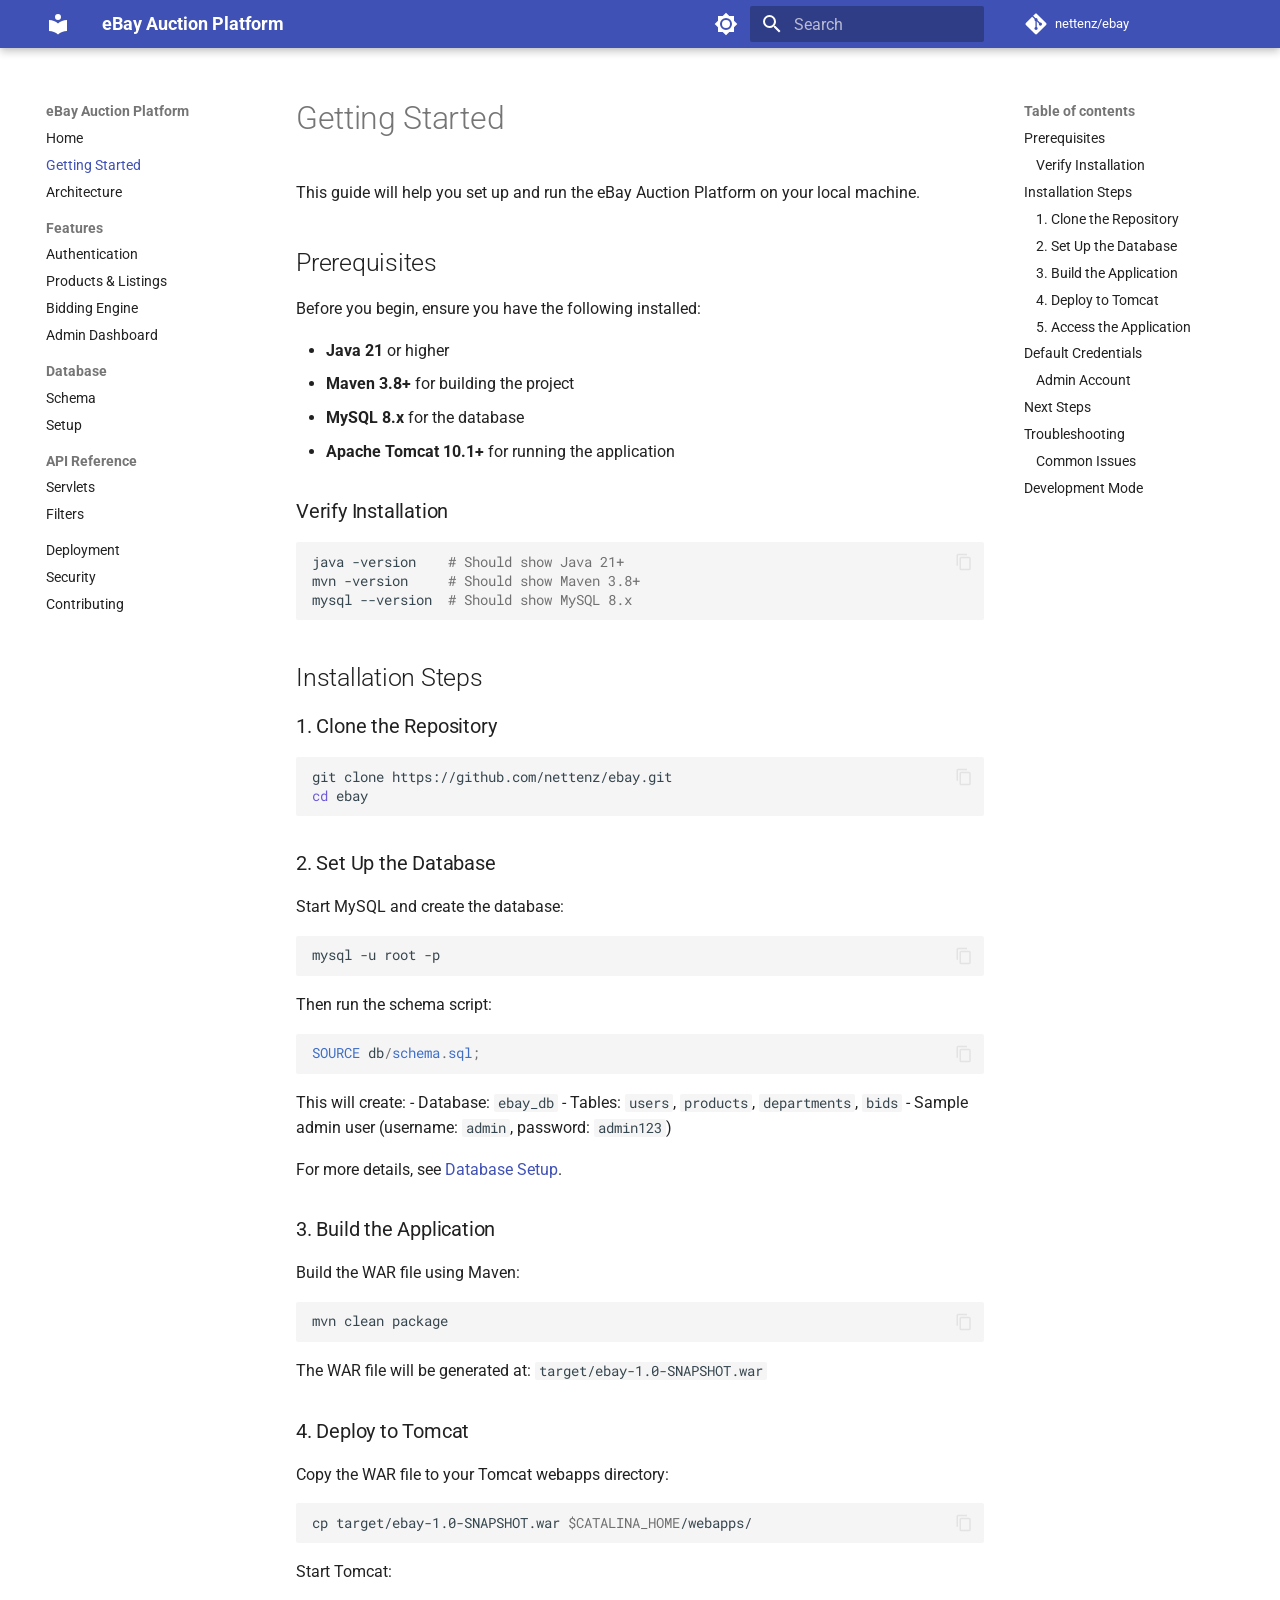
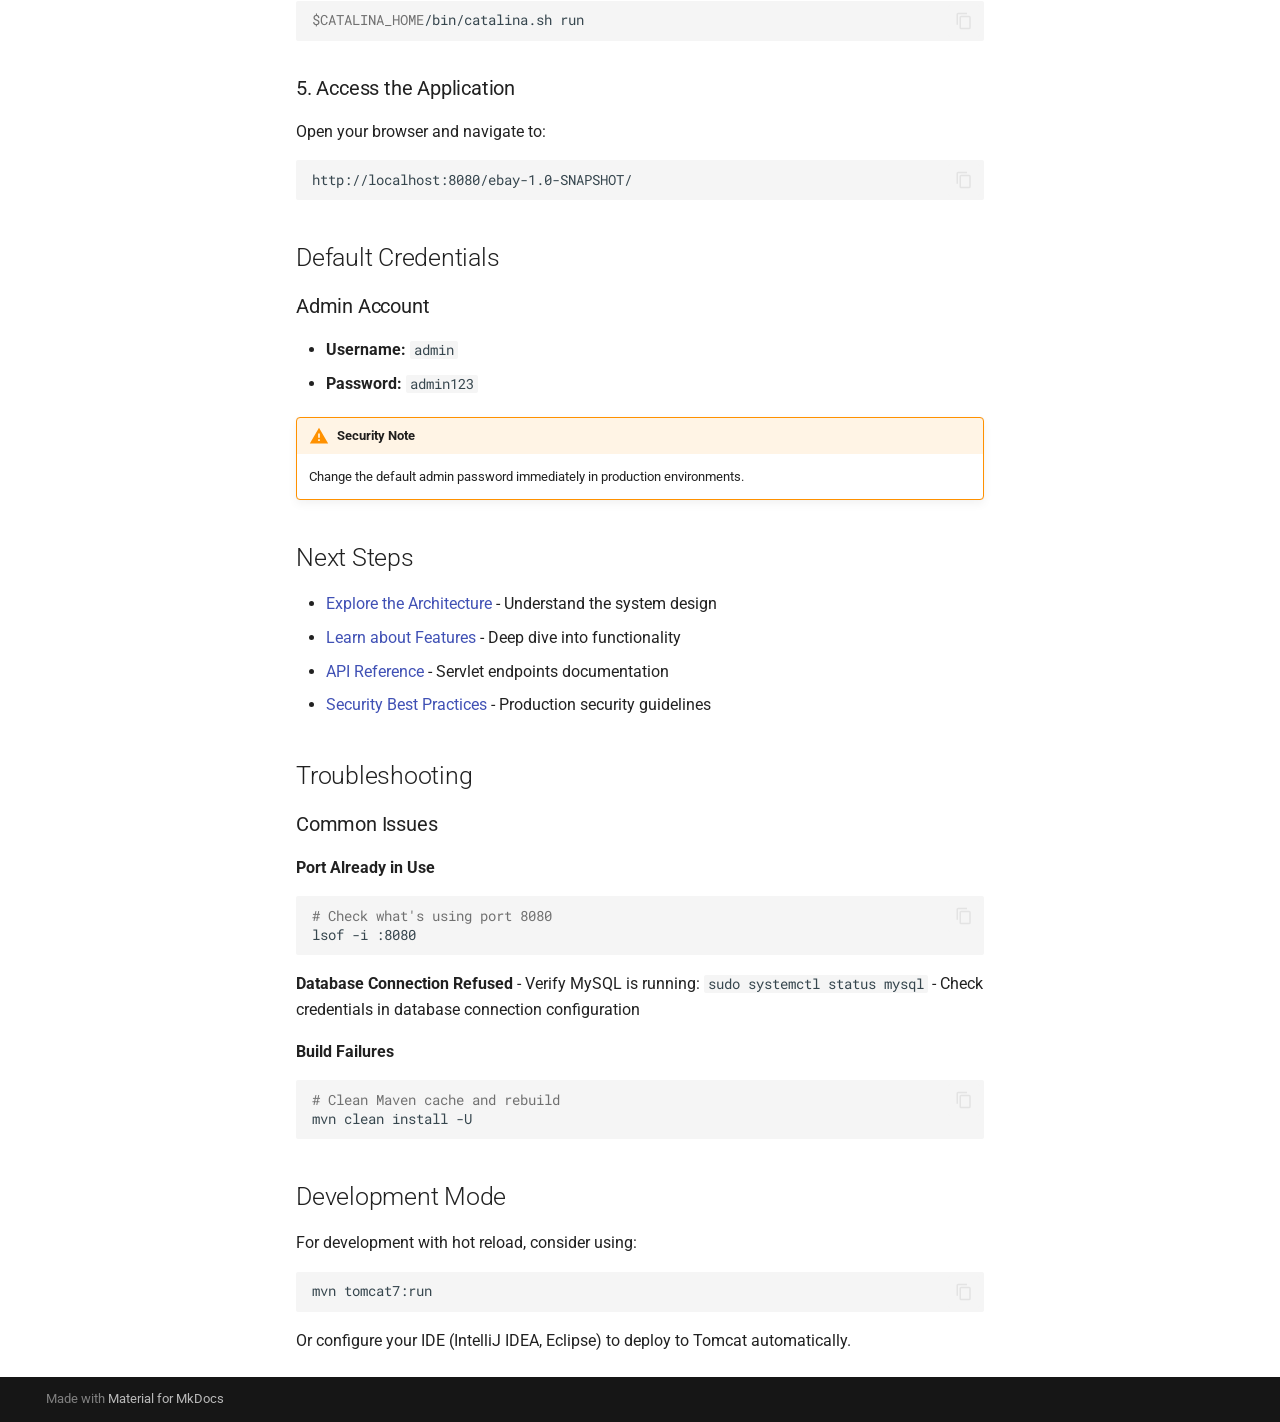
<file: getting-started/index.html>
<!doctype html>
<html lang="en" class="no-js">
  <head>
    
      <meta charset="utf-8">
      <meta name="viewport" content="width=device-width,initial-scale=1">
      
        <meta name="description" content="Documentation for a Java-based auction web application built with Jakarta EE">
      
      
        <meta name="author" content="Emanuel">
      
      
      
        <link rel="prev" href="..">
      
      
        <link rel="next" href="../architecture/">
      
      
        
      
      
      <link rel="icon" href="../assets/images/favicon.png">
      <meta name="generator" content="mkdocs-1.6.1, mkdocs-material-9.7.1">
    
    
      
        <title>Getting Started - eBay Auction Platform</title>
      
    
    
      <link rel="stylesheet" href="../assets/stylesheets/main.484c7ddc.min.css">
      
        
        <link rel="stylesheet" href="../assets/stylesheets/palette.ab4e12ef.min.css">
      
      


    
    
      
    
    
      
        
        
        <link rel="preconnect" href="https://fonts.gstatic.com" crossorigin>
        <link rel="stylesheet" href="https://fonts.googleapis.com/css?family=Roboto:300,300i,400,400i,700,700i%7CRoboto+Mono:400,400i,700,700i&display=fallback">
        <style>:root{--md-text-font:"Roboto";--md-code-font:"Roboto Mono"}</style>
      
    
    
    <script>__md_scope=new URL("..",location),__md_hash=e=>[...e].reduce(((e,_)=>(e<<5)-e+_.charCodeAt(0)),0),__md_get=(e,_=localStorage,t=__md_scope)=>JSON.parse(_.getItem(t.pathname+"."+e)),__md_set=(e,_,t=localStorage,a=__md_scope)=>{try{t.setItem(a.pathname+"."+e,JSON.stringify(_))}catch(e){}}</script>
    
      

    
    
  </head>
  
  
    
    
      
    
    
    
    
    <body dir="ltr" data-md-color-scheme="default" data-md-color-primary="indigo" data-md-color-accent="indigo">
  
    
    <input class="md-toggle" data-md-toggle="drawer" type="checkbox" id="__drawer" autocomplete="off">
    <input class="md-toggle" data-md-toggle="search" type="checkbox" id="__search" autocomplete="off">
    <label class="md-overlay" for="__drawer"></label>
    <div data-md-component="skip">
      
        
        <a href="#getting-started" class="md-skip">
          Skip to content
        </a>
      
    </div>
    <div data-md-component="announce">
      
    </div>
    
    
      

  

<header class="md-header md-header--shadow" data-md-component="header">
  <nav class="md-header__inner md-grid" aria-label="Header">
    <a href=".." title="eBay Auction Platform" class="md-header__button md-logo" aria-label="eBay Auction Platform" data-md-component="logo">
      
  
  <svg xmlns="http://www.w3.org/2000/svg" viewBox="0 0 24 24"><path d="M12 8a3 3 0 0 0 3-3 3 3 0 0 0-3-3 3 3 0 0 0-3 3 3 3 0 0 0 3 3m0 3.54C9.64 9.35 6.5 8 3 8v11c3.5 0 6.64 1.35 9 3.54 2.36-2.19 5.5-3.54 9-3.54V8c-3.5 0-6.64 1.35-9 3.54"/></svg>

    </a>
    <label class="md-header__button md-icon" for="__drawer">
      
      <svg xmlns="http://www.w3.org/2000/svg" viewBox="0 0 24 24"><path d="M3 6h18v2H3zm0 5h18v2H3zm0 5h18v2H3z"/></svg>
    </label>
    <div class="md-header__title" data-md-component="header-title">
      <div class="md-header__ellipsis">
        <div class="md-header__topic">
          <span class="md-ellipsis">
            eBay Auction Platform
          </span>
        </div>
        <div class="md-header__topic" data-md-component="header-topic">
          <span class="md-ellipsis">
            
              Getting Started
            
          </span>
        </div>
      </div>
    </div>
    
      
        <form class="md-header__option" data-md-component="palette">
  
    
    
    
    <input class="md-option" data-md-color-media="" data-md-color-scheme="default" data-md-color-primary="indigo" data-md-color-accent="indigo"  aria-label="Switch to dark mode"  type="radio" name="__palette" id="__palette_0">
    
      <label class="md-header__button md-icon" title="Switch to dark mode" for="__palette_1" hidden>
        <svg xmlns="http://www.w3.org/2000/svg" viewBox="0 0 24 24"><path d="M12 8a4 4 0 0 0-4 4 4 4 0 0 0 4 4 4 4 0 0 0 4-4 4 4 0 0 0-4-4m0 10a6 6 0 0 1-6-6 6 6 0 0 1 6-6 6 6 0 0 1 6 6 6 6 0 0 1-6 6m8-9.31V4h-4.69L12 .69 8.69 4H4v4.69L.69 12 4 15.31V20h4.69L12 23.31 15.31 20H20v-4.69L23.31 12z"/></svg>
      </label>
    
  
    
    
    
    <input class="md-option" data-md-color-media="" data-md-color-scheme="slate" data-md-color-primary="indigo" data-md-color-accent="indigo"  aria-label="Switch to light mode"  type="radio" name="__palette" id="__palette_1">
    
      <label class="md-header__button md-icon" title="Switch to light mode" for="__palette_0" hidden>
        <svg xmlns="http://www.w3.org/2000/svg" viewBox="0 0 24 24"><path d="M12 18c-.89 0-1.74-.2-2.5-.55C11.56 16.5 13 14.42 13 12s-1.44-4.5-3.5-5.45C10.26 6.2 11.11 6 12 6a6 6 0 0 1 6 6 6 6 0 0 1-6 6m8-9.31V4h-4.69L12 .69 8.69 4H4v4.69L.69 12 4 15.31V20h4.69L12 23.31 15.31 20H20v-4.69L23.31 12z"/></svg>
      </label>
    
  
</form>
      
    
    
      <script>var palette=__md_get("__palette");if(palette&&palette.color){if("(prefers-color-scheme)"===palette.color.media){var media=matchMedia("(prefers-color-scheme: light)"),input=document.querySelector(media.matches?"[data-md-color-media='(prefers-color-scheme: light)']":"[data-md-color-media='(prefers-color-scheme: dark)']");palette.color.media=input.getAttribute("data-md-color-media"),palette.color.scheme=input.getAttribute("data-md-color-scheme"),palette.color.primary=input.getAttribute("data-md-color-primary"),palette.color.accent=input.getAttribute("data-md-color-accent")}for(var[key,value]of Object.entries(palette.color))document.body.setAttribute("data-md-color-"+key,value)}</script>
    
    
    
      
      
        <label class="md-header__button md-icon" for="__search">
          
          <svg xmlns="http://www.w3.org/2000/svg" viewBox="0 0 24 24"><path d="M9.5 3A6.5 6.5 0 0 1 16 9.5c0 1.61-.59 3.09-1.56 4.23l.27.27h.79l5 5-1.5 1.5-5-5v-.79l-.27-.27A6.52 6.52 0 0 1 9.5 16 6.5 6.5 0 0 1 3 9.5 6.5 6.5 0 0 1 9.5 3m0 2C7 5 5 7 5 9.5S7 14 9.5 14 14 12 14 9.5 12 5 9.5 5"/></svg>
        </label>
        <div class="md-search" data-md-component="search" role="dialog">
  <label class="md-search__overlay" for="__search"></label>
  <div class="md-search__inner" role="search">
    <form class="md-search__form" name="search">
      <input type="text" class="md-search__input" name="query" aria-label="Search" placeholder="Search" autocapitalize="off" autocorrect="off" autocomplete="off" spellcheck="false" data-md-component="search-query" required>
      <label class="md-search__icon md-icon" for="__search">
        
        <svg xmlns="http://www.w3.org/2000/svg" viewBox="0 0 24 24"><path d="M9.5 3A6.5 6.5 0 0 1 16 9.5c0 1.61-.59 3.09-1.56 4.23l.27.27h.79l5 5-1.5 1.5-5-5v-.79l-.27-.27A6.52 6.52 0 0 1 9.5 16 6.5 6.5 0 0 1 3 9.5 6.5 6.5 0 0 1 9.5 3m0 2C7 5 5 7 5 9.5S7 14 9.5 14 14 12 14 9.5 12 5 9.5 5"/></svg>
        
        <svg xmlns="http://www.w3.org/2000/svg" viewBox="0 0 24 24"><path d="M20 11v2H8l5.5 5.5-1.42 1.42L4.16 12l7.92-7.92L13.5 5.5 8 11z"/></svg>
      </label>
      <nav class="md-search__options" aria-label="Search">
        
        <button type="reset" class="md-search__icon md-icon" title="Clear" aria-label="Clear" tabindex="-1">
          
          <svg xmlns="http://www.w3.org/2000/svg" viewBox="0 0 24 24"><path d="M19 6.41 17.59 5 12 10.59 6.41 5 5 6.41 10.59 12 5 17.59 6.41 19 12 13.41 17.59 19 19 17.59 13.41 12z"/></svg>
        </button>
      </nav>
      
        <div class="md-search__suggest" data-md-component="search-suggest"></div>
      
    </form>
    <div class="md-search__output">
      <div class="md-search__scrollwrap" tabindex="0" data-md-scrollfix>
        <div class="md-search-result" data-md-component="search-result">
          <div class="md-search-result__meta">
            Initializing search
          </div>
          <ol class="md-search-result__list" role="presentation"></ol>
        </div>
      </div>
    </div>
  </div>
</div>
      
    
    
      <div class="md-header__source">
        <a href="https://github.com/nettenz/ebay" title="Go to repository" class="md-source" data-md-component="source">
  <div class="md-source__icon md-icon">
    
    <svg xmlns="http://www.w3.org/2000/svg" viewBox="0 0 448 512"><!--! Font Awesome Free 7.1.0 by @fontawesome - https://fontawesome.com License - https://fontawesome.com/license/free (Icons: CC BY 4.0, Fonts: SIL OFL 1.1, Code: MIT License) Copyright 2025 Fonticons, Inc.--><path d="M439.6 236.1 244 40.5c-5.4-5.5-12.8-8.5-20.4-8.5s-15 3-20.4 8.4L162.5 81l51.5 51.5c27.1-9.1 52.7 16.8 43.4 43.7l49.7 49.7c34.2-11.8 61.2 31 35.5 56.7-26.5 26.5-70.2-2.9-56-37.3L240.3 199v121.9c25.3 12.5 22.3 41.8 9.1 55-6.4 6.4-15.2 10.1-24.3 10.1s-17.8-3.6-24.3-10.1c-17.6-17.6-11.1-46.9 11.2-56v-123c-20.8-8.5-24.6-30.7-18.6-45L142.6 101 8.5 235.1C3 240.6 0 247.9 0 255.5s3 15 8.5 20.4l195.6 195.7c5.4 5.4 12.7 8.4 20.4 8.4s15-3 20.4-8.4l194.7-194.7c5.4-5.4 8.4-12.8 8.4-20.4s-3-15-8.4-20.4"/></svg>
  </div>
  <div class="md-source__repository">
    nettenz/ebay
  </div>
</a>
      </div>
    
  </nav>
  
</header>
    
    <div class="md-container" data-md-component="container">
      
      
        
          
        
      
      <main class="md-main" data-md-component="main">
        <div class="md-main__inner md-grid">
          
            
              
              <div class="md-sidebar md-sidebar--primary" data-md-component="sidebar" data-md-type="navigation" >
                <div class="md-sidebar__scrollwrap">
                  <div class="md-sidebar__inner">
                    



<nav class="md-nav md-nav--primary" aria-label="Navigation" data-md-level="0">
  <label class="md-nav__title" for="__drawer">
    <a href=".." title="eBay Auction Platform" class="md-nav__button md-logo" aria-label="eBay Auction Platform" data-md-component="logo">
      
  
  <svg xmlns="http://www.w3.org/2000/svg" viewBox="0 0 24 24"><path d="M12 8a3 3 0 0 0 3-3 3 3 0 0 0-3-3 3 3 0 0 0-3 3 3 3 0 0 0 3 3m0 3.54C9.64 9.35 6.5 8 3 8v11c3.5 0 6.64 1.35 9 3.54 2.36-2.19 5.5-3.54 9-3.54V8c-3.5 0-6.64 1.35-9 3.54"/></svg>

    </a>
    eBay Auction Platform
  </label>
  
    <div class="md-nav__source">
      <a href="https://github.com/nettenz/ebay" title="Go to repository" class="md-source" data-md-component="source">
  <div class="md-source__icon md-icon">
    
    <svg xmlns="http://www.w3.org/2000/svg" viewBox="0 0 448 512"><!--! Font Awesome Free 7.1.0 by @fontawesome - https://fontawesome.com License - https://fontawesome.com/license/free (Icons: CC BY 4.0, Fonts: SIL OFL 1.1, Code: MIT License) Copyright 2025 Fonticons, Inc.--><path d="M439.6 236.1 244 40.5c-5.4-5.5-12.8-8.5-20.4-8.5s-15 3-20.4 8.4L162.5 81l51.5 51.5c27.1-9.1 52.7 16.8 43.4 43.7l49.7 49.7c34.2-11.8 61.2 31 35.5 56.7-26.5 26.5-70.2-2.9-56-37.3L240.3 199v121.9c25.3 12.5 22.3 41.8 9.1 55-6.4 6.4-15.2 10.1-24.3 10.1s-17.8-3.6-24.3-10.1c-17.6-17.6-11.1-46.9 11.2-56v-123c-20.8-8.5-24.6-30.7-18.6-45L142.6 101 8.5 235.1C3 240.6 0 247.9 0 255.5s3 15 8.5 20.4l195.6 195.7c5.4 5.4 12.7 8.4 20.4 8.4s15-3 20.4-8.4l194.7-194.7c5.4-5.4 8.4-12.8 8.4-20.4s-3-15-8.4-20.4"/></svg>
  </div>
  <div class="md-source__repository">
    nettenz/ebay
  </div>
</a>
    </div>
  
  <ul class="md-nav__list" data-md-scrollfix>
    
      
      
  
  
  
  
    <li class="md-nav__item">
      <a href=".." class="md-nav__link">
        
  
  
  <span class="md-ellipsis">
    
  
    Home
  

    
  </span>
  
  

      </a>
    </li>
  

    
      
      
  
  
    
  
  
  
    <li class="md-nav__item md-nav__item--active">
      
      <input class="md-nav__toggle md-toggle" type="checkbox" id="__toc">
      
      
        
      
      
        <label class="md-nav__link md-nav__link--active" for="__toc">
          
  
  
  <span class="md-ellipsis">
    
  
    Getting Started
  

    
  </span>
  
  

          <span class="md-nav__icon md-icon"></span>
        </label>
      
      <a href="./" class="md-nav__link md-nav__link--active">
        
  
  
  <span class="md-ellipsis">
    
  
    Getting Started
  

    
  </span>
  
  

      </a>
      
        

<nav class="md-nav md-nav--secondary" aria-label="Table of contents">
  
  
  
    
  
  
    <label class="md-nav__title" for="__toc">
      <span class="md-nav__icon md-icon"></span>
      Table of contents
    </label>
    <ul class="md-nav__list" data-md-component="toc" data-md-scrollfix>
      
        <li class="md-nav__item">
  <a href="#prerequisites" class="md-nav__link">
    <span class="md-ellipsis">
      
        Prerequisites
      
    </span>
  </a>
  
    <nav class="md-nav" aria-label="Prerequisites">
      <ul class="md-nav__list">
        
          <li class="md-nav__item">
  <a href="#verify-installation" class="md-nav__link">
    <span class="md-ellipsis">
      
        Verify Installation
      
    </span>
  </a>
  
</li>
        
      </ul>
    </nav>
  
</li>
      
        <li class="md-nav__item">
  <a href="#installation-steps" class="md-nav__link">
    <span class="md-ellipsis">
      
        Installation Steps
      
    </span>
  </a>
  
    <nav class="md-nav" aria-label="Installation Steps">
      <ul class="md-nav__list">
        
          <li class="md-nav__item">
  <a href="#1-clone-the-repository" class="md-nav__link">
    <span class="md-ellipsis">
      
        1. Clone the Repository
      
    </span>
  </a>
  
</li>
        
          <li class="md-nav__item">
  <a href="#2-set-up-the-database" class="md-nav__link">
    <span class="md-ellipsis">
      
        2. Set Up the Database
      
    </span>
  </a>
  
</li>
        
          <li class="md-nav__item">
  <a href="#3-build-the-application" class="md-nav__link">
    <span class="md-ellipsis">
      
        3. Build the Application
      
    </span>
  </a>
  
</li>
        
          <li class="md-nav__item">
  <a href="#4-deploy-to-tomcat" class="md-nav__link">
    <span class="md-ellipsis">
      
        4. Deploy to Tomcat
      
    </span>
  </a>
  
</li>
        
          <li class="md-nav__item">
  <a href="#5-access-the-application" class="md-nav__link">
    <span class="md-ellipsis">
      
        5. Access the Application
      
    </span>
  </a>
  
</li>
        
      </ul>
    </nav>
  
</li>
      
        <li class="md-nav__item">
  <a href="#default-credentials" class="md-nav__link">
    <span class="md-ellipsis">
      
        Default Credentials
      
    </span>
  </a>
  
    <nav class="md-nav" aria-label="Default Credentials">
      <ul class="md-nav__list">
        
          <li class="md-nav__item">
  <a href="#admin-account" class="md-nav__link">
    <span class="md-ellipsis">
      
        Admin Account
      
    </span>
  </a>
  
</li>
        
      </ul>
    </nav>
  
</li>
      
        <li class="md-nav__item">
  <a href="#next-steps" class="md-nav__link">
    <span class="md-ellipsis">
      
        Next Steps
      
    </span>
  </a>
  
</li>
      
        <li class="md-nav__item">
  <a href="#troubleshooting" class="md-nav__link">
    <span class="md-ellipsis">
      
        Troubleshooting
      
    </span>
  </a>
  
    <nav class="md-nav" aria-label="Troubleshooting">
      <ul class="md-nav__list">
        
          <li class="md-nav__item">
  <a href="#common-issues" class="md-nav__link">
    <span class="md-ellipsis">
      
        Common Issues
      
    </span>
  </a>
  
</li>
        
      </ul>
    </nav>
  
</li>
      
        <li class="md-nav__item">
  <a href="#development-mode" class="md-nav__link">
    <span class="md-ellipsis">
      
        Development Mode
      
    </span>
  </a>
  
</li>
      
    </ul>
  
</nav>
      
    </li>
  

    
      
      
  
  
  
  
    <li class="md-nav__item">
      <a href="../architecture/" class="md-nav__link">
        
  
  
  <span class="md-ellipsis">
    
  
    Architecture
  

    
  </span>
  
  

      </a>
    </li>
  

    
      
      
  
  
  
  
    
    
    
    
      
        
        
      
    
    
    <li class="md-nav__item md-nav__item--section md-nav__item--nested">
      
        
        
          
        
        <input class="md-nav__toggle md-toggle md-toggle--indeterminate" type="checkbox" id="__nav_4" >
        
          
          <label class="md-nav__link" for="__nav_4" id="__nav_4_label" tabindex="">
            
  
  
  <span class="md-ellipsis">
    
  
    Features
  

    
  </span>
  
  

            <span class="md-nav__icon md-icon"></span>
          </label>
        
        <nav class="md-nav" data-md-level="1" aria-labelledby="__nav_4_label" aria-expanded="false">
          <label class="md-nav__title" for="__nav_4">
            <span class="md-nav__icon md-icon"></span>
            
  
    Features
  

          </label>
          <ul class="md-nav__list" data-md-scrollfix>
            
              
                
  
  
  
  
    <li class="md-nav__item">
      <a href="../features/authentication/" class="md-nav__link">
        
  
  
  <span class="md-ellipsis">
    
  
    Authentication
  

    
  </span>
  
  

      </a>
    </li>
  

              
            
              
                
  
  
  
  
    <li class="md-nav__item">
      <a href="../features/products/" class="md-nav__link">
        
  
  
  <span class="md-ellipsis">
    
  
    Products & Listings
  

    
  </span>
  
  

      </a>
    </li>
  

              
            
              
                
  
  
  
  
    <li class="md-nav__item">
      <a href="../features/bidding/" class="md-nav__link">
        
  
  
  <span class="md-ellipsis">
    
  
    Bidding Engine
  

    
  </span>
  
  

      </a>
    </li>
  

              
            
              
                
  
  
  
  
    <li class="md-nav__item">
      <a href="../features/admin/" class="md-nav__link">
        
  
  
  <span class="md-ellipsis">
    
  
    Admin Dashboard
  

    
  </span>
  
  

      </a>
    </li>
  

              
            
          </ul>
        </nav>
      
    </li>
  

    
      
      
  
  
  
  
    
    
    
    
      
        
        
      
    
    
    <li class="md-nav__item md-nav__item--section md-nav__item--nested">
      
        
        
          
        
        <input class="md-nav__toggle md-toggle md-toggle--indeterminate" type="checkbox" id="__nav_5" >
        
          
          <label class="md-nav__link" for="__nav_5" id="__nav_5_label" tabindex="">
            
  
  
  <span class="md-ellipsis">
    
  
    Database
  

    
  </span>
  
  

            <span class="md-nav__icon md-icon"></span>
          </label>
        
        <nav class="md-nav" data-md-level="1" aria-labelledby="__nav_5_label" aria-expanded="false">
          <label class="md-nav__title" for="__nav_5">
            <span class="md-nav__icon md-icon"></span>
            
  
    Database
  

          </label>
          <ul class="md-nav__list" data-md-scrollfix>
            
              
                
  
  
  
  
    <li class="md-nav__item">
      <a href="../database/schema/" class="md-nav__link">
        
  
  
  <span class="md-ellipsis">
    
  
    Schema
  

    
  </span>
  
  

      </a>
    </li>
  

              
            
              
                
  
  
  
  
    <li class="md-nav__item">
      <a href="../database/setup/" class="md-nav__link">
        
  
  
  <span class="md-ellipsis">
    
  
    Setup
  

    
  </span>
  
  

      </a>
    </li>
  

              
            
          </ul>
        </nav>
      
    </li>
  

    
      
      
  
  
  
  
    
    
    
    
      
        
        
      
    
    
    <li class="md-nav__item md-nav__item--section md-nav__item--nested">
      
        
        
          
        
        <input class="md-nav__toggle md-toggle md-toggle--indeterminate" type="checkbox" id="__nav_6" >
        
          
          <label class="md-nav__link" for="__nav_6" id="__nav_6_label" tabindex="">
            
  
  
  <span class="md-ellipsis">
    
  
    API Reference
  

    
  </span>
  
  

            <span class="md-nav__icon md-icon"></span>
          </label>
        
        <nav class="md-nav" data-md-level="1" aria-labelledby="__nav_6_label" aria-expanded="false">
          <label class="md-nav__title" for="__nav_6">
            <span class="md-nav__icon md-icon"></span>
            
  
    API Reference
  

          </label>
          <ul class="md-nav__list" data-md-scrollfix>
            
              
                
  
  
  
  
    <li class="md-nav__item">
      <a href="../api/servlets/" class="md-nav__link">
        
  
  
  <span class="md-ellipsis">
    
  
    Servlets
  

    
  </span>
  
  

      </a>
    </li>
  

              
            
              
                
  
  
  
  
    <li class="md-nav__item">
      <a href="../api/filters/" class="md-nav__link">
        
  
  
  <span class="md-ellipsis">
    
  
    Filters
  

    
  </span>
  
  

      </a>
    </li>
  

              
            
          </ul>
        </nav>
      
    </li>
  

    
      
      
  
  
  
  
    <li class="md-nav__item">
      <a href="../deployment/" class="md-nav__link">
        
  
  
  <span class="md-ellipsis">
    
  
    Deployment
  

    
  </span>
  
  

      </a>
    </li>
  

    
      
      
  
  
  
  
    <li class="md-nav__item">
      <a href="../security/" class="md-nav__link">
        
  
  
  <span class="md-ellipsis">
    
  
    Security
  

    
  </span>
  
  

      </a>
    </li>
  

    
      
      
  
  
  
  
    <li class="md-nav__item">
      <a href="../contributing/" class="md-nav__link">
        
  
  
  <span class="md-ellipsis">
    
  
    Contributing
  

    
  </span>
  
  

      </a>
    </li>
  

    
  </ul>
</nav>
                  </div>
                </div>
              </div>
            
            
              
              <div class="md-sidebar md-sidebar--secondary" data-md-component="sidebar" data-md-type="toc" >
                <div class="md-sidebar__scrollwrap">
                  <div class="md-sidebar__inner">
                    

<nav class="md-nav md-nav--secondary" aria-label="Table of contents">
  
  
  
    
  
  
    <label class="md-nav__title" for="__toc">
      <span class="md-nav__icon md-icon"></span>
      Table of contents
    </label>
    <ul class="md-nav__list" data-md-component="toc" data-md-scrollfix>
      
        <li class="md-nav__item">
  <a href="#prerequisites" class="md-nav__link">
    <span class="md-ellipsis">
      
        Prerequisites
      
    </span>
  </a>
  
    <nav class="md-nav" aria-label="Prerequisites">
      <ul class="md-nav__list">
        
          <li class="md-nav__item">
  <a href="#verify-installation" class="md-nav__link">
    <span class="md-ellipsis">
      
        Verify Installation
      
    </span>
  </a>
  
</li>
        
      </ul>
    </nav>
  
</li>
      
        <li class="md-nav__item">
  <a href="#installation-steps" class="md-nav__link">
    <span class="md-ellipsis">
      
        Installation Steps
      
    </span>
  </a>
  
    <nav class="md-nav" aria-label="Installation Steps">
      <ul class="md-nav__list">
        
          <li class="md-nav__item">
  <a href="#1-clone-the-repository" class="md-nav__link">
    <span class="md-ellipsis">
      
        1. Clone the Repository
      
    </span>
  </a>
  
</li>
        
          <li class="md-nav__item">
  <a href="#2-set-up-the-database" class="md-nav__link">
    <span class="md-ellipsis">
      
        2. Set Up the Database
      
    </span>
  </a>
  
</li>
        
          <li class="md-nav__item">
  <a href="#3-build-the-application" class="md-nav__link">
    <span class="md-ellipsis">
      
        3. Build the Application
      
    </span>
  </a>
  
</li>
        
          <li class="md-nav__item">
  <a href="#4-deploy-to-tomcat" class="md-nav__link">
    <span class="md-ellipsis">
      
        4. Deploy to Tomcat
      
    </span>
  </a>
  
</li>
        
          <li class="md-nav__item">
  <a href="#5-access-the-application" class="md-nav__link">
    <span class="md-ellipsis">
      
        5. Access the Application
      
    </span>
  </a>
  
</li>
        
      </ul>
    </nav>
  
</li>
      
        <li class="md-nav__item">
  <a href="#default-credentials" class="md-nav__link">
    <span class="md-ellipsis">
      
        Default Credentials
      
    </span>
  </a>
  
    <nav class="md-nav" aria-label="Default Credentials">
      <ul class="md-nav__list">
        
          <li class="md-nav__item">
  <a href="#admin-account" class="md-nav__link">
    <span class="md-ellipsis">
      
        Admin Account
      
    </span>
  </a>
  
</li>
        
      </ul>
    </nav>
  
</li>
      
        <li class="md-nav__item">
  <a href="#next-steps" class="md-nav__link">
    <span class="md-ellipsis">
      
        Next Steps
      
    </span>
  </a>
  
</li>
      
        <li class="md-nav__item">
  <a href="#troubleshooting" class="md-nav__link">
    <span class="md-ellipsis">
      
        Troubleshooting
      
    </span>
  </a>
  
    <nav class="md-nav" aria-label="Troubleshooting">
      <ul class="md-nav__list">
        
          <li class="md-nav__item">
  <a href="#common-issues" class="md-nav__link">
    <span class="md-ellipsis">
      
        Common Issues
      
    </span>
  </a>
  
</li>
        
      </ul>
    </nav>
  
</li>
      
        <li class="md-nav__item">
  <a href="#development-mode" class="md-nav__link">
    <span class="md-ellipsis">
      
        Development Mode
      
    </span>
  </a>
  
</li>
      
    </ul>
  
</nav>
                  </div>
                </div>
              </div>
            
          
          
            <div class="md-content" data-md-component="content">
              
              <article class="md-content__inner md-typeset">
                
                  


  
  


<h1 id="getting-started">Getting Started<a class="headerlink" href="#getting-started" title="Permanent link">&para;</a></h1>
<p>This guide will help you set up and run the eBay Auction Platform on your local machine.</p>
<h2 id="prerequisites">Prerequisites<a class="headerlink" href="#prerequisites" title="Permanent link">&para;</a></h2>
<p>Before you begin, ensure you have the following installed:</p>
<ul>
<li><strong>Java 21</strong> or higher</li>
<li><strong>Maven 3.8+</strong> for building the project</li>
<li><strong>MySQL 8.x</strong> for the database</li>
<li><strong>Apache Tomcat 10.1+</strong> for running the application</li>
</ul>
<h3 id="verify-installation">Verify Installation<a class="headerlink" href="#verify-installation" title="Permanent link">&para;</a></h3>
<div class="highlight"><pre><span></span><code><a id="__codelineno-0-1" name="__codelineno-0-1" href="#__codelineno-0-1"></a>java<span class="w"> </span>-version<span class="w">    </span><span class="c1"># Should show Java 21+</span>
<a id="__codelineno-0-2" name="__codelineno-0-2" href="#__codelineno-0-2"></a>mvn<span class="w"> </span>-version<span class="w">     </span><span class="c1"># Should show Maven 3.8+</span>
<a id="__codelineno-0-3" name="__codelineno-0-3" href="#__codelineno-0-3"></a>mysql<span class="w"> </span>--version<span class="w">  </span><span class="c1"># Should show MySQL 8.x</span>
</code></pre></div>
<h2 id="installation-steps">Installation Steps<a class="headerlink" href="#installation-steps" title="Permanent link">&para;</a></h2>
<h3 id="1-clone-the-repository">1. Clone the Repository<a class="headerlink" href="#1-clone-the-repository" title="Permanent link">&para;</a></h3>
<div class="highlight"><pre><span></span><code><a id="__codelineno-1-1" name="__codelineno-1-1" href="#__codelineno-1-1"></a>git<span class="w"> </span>clone<span class="w"> </span>https://github.com/nettenz/ebay.git
<a id="__codelineno-1-2" name="__codelineno-1-2" href="#__codelineno-1-2"></a><span class="nb">cd</span><span class="w"> </span>ebay
</code></pre></div>
<h3 id="2-set-up-the-database">2. Set Up the Database<a class="headerlink" href="#2-set-up-the-database" title="Permanent link">&para;</a></h3>
<p>Start MySQL and create the database:</p>
<div class="highlight"><pre><span></span><code><a id="__codelineno-2-1" name="__codelineno-2-1" href="#__codelineno-2-1"></a>mysql<span class="w"> </span>-u<span class="w"> </span>root<span class="w"> </span>-p
</code></pre></div>
<p>Then run the schema script:</p>
<div class="highlight"><pre><span></span><code><a id="__codelineno-3-1" name="__codelineno-3-1" href="#__codelineno-3-1"></a><span class="k">SOURCE</span><span class="w"> </span><span class="n">db</span><span class="o">/</span><span class="k">schema</span><span class="p">.</span><span class="k">sql</span><span class="p">;</span>
</code></pre></div>
<p>This will create:
- Database: <code>ebay_db</code>
- Tables: <code>users</code>, <code>products</code>, <code>departments</code>, <code>bids</code>
- Sample admin user (username: <code>admin</code>, password: <code>admin123</code>)</p>
<p>For more details, see <a href="../database/setup/">Database Setup</a>.</p>
<h3 id="3-build-the-application">3. Build the Application<a class="headerlink" href="#3-build-the-application" title="Permanent link">&para;</a></h3>
<p>Build the WAR file using Maven:</p>
<div class="highlight"><pre><span></span><code><a id="__codelineno-4-1" name="__codelineno-4-1" href="#__codelineno-4-1"></a>mvn<span class="w"> </span>clean<span class="w"> </span>package
</code></pre></div>
<p>The WAR file will be generated at: <code>target/ebay-1.0-SNAPSHOT.war</code></p>
<h3 id="4-deploy-to-tomcat">4. Deploy to Tomcat<a class="headerlink" href="#4-deploy-to-tomcat" title="Permanent link">&para;</a></h3>
<p>Copy the WAR file to your Tomcat webapps directory:</p>
<div class="highlight"><pre><span></span><code><a id="__codelineno-5-1" name="__codelineno-5-1" href="#__codelineno-5-1"></a>cp<span class="w"> </span>target/ebay-1.0-SNAPSHOT.war<span class="w"> </span><span class="nv">$CATALINA_HOME</span>/webapps/
</code></pre></div>
<p>Start Tomcat:</p>
<div class="highlight"><pre><span></span><code><a id="__codelineno-6-1" name="__codelineno-6-1" href="#__codelineno-6-1"></a><span class="nv">$CATALINA_HOME</span>/bin/catalina.sh<span class="w"> </span>run
</code></pre></div>
<h3 id="5-access-the-application">5. Access the Application<a class="headerlink" href="#5-access-the-application" title="Permanent link">&para;</a></h3>
<p>Open your browser and navigate to:</p>
<div class="highlight"><pre><span></span><code><a id="__codelineno-7-1" name="__codelineno-7-1" href="#__codelineno-7-1"></a>http://localhost:8080/ebay-1.0-SNAPSHOT/
</code></pre></div>
<h2 id="default-credentials">Default Credentials<a class="headerlink" href="#default-credentials" title="Permanent link">&para;</a></h2>
<h3 id="admin-account">Admin Account<a class="headerlink" href="#admin-account" title="Permanent link">&para;</a></h3>
<ul>
<li><strong>Username:</strong> <code>admin</code></li>
<li><strong>Password:</strong> <code>admin123</code></li>
</ul>
<div class="admonition warning">
<p class="admonition-title">Security Note</p>
<p>Change the default admin password immediately in production environments.</p>
</div>
<h2 id="next-steps">Next Steps<a class="headerlink" href="#next-steps" title="Permanent link">&para;</a></h2>
<ul>
<li><a href="../architecture/">Explore the Architecture</a> - Understand the system design</li>
<li><a href="../features/authentication/">Learn about Features</a> - Deep dive into functionality</li>
<li><a href="../api/servlets/">API Reference</a> - Servlet endpoints documentation</li>
<li><a href="../security/">Security Best Practices</a> - Production security guidelines</li>
</ul>
<h2 id="troubleshooting">Troubleshooting<a class="headerlink" href="#troubleshooting" title="Permanent link">&para;</a></h2>
<h3 id="common-issues">Common Issues<a class="headerlink" href="#common-issues" title="Permanent link">&para;</a></h3>
<p><strong>Port Already in Use</strong>
<div class="highlight"><pre><span></span><code><a id="__codelineno-8-1" name="__codelineno-8-1" href="#__codelineno-8-1"></a><span class="c1"># Check what&#39;s using port 8080</span>
<a id="__codelineno-8-2" name="__codelineno-8-2" href="#__codelineno-8-2"></a>lsof<span class="w"> </span>-i<span class="w"> </span>:8080
</code></pre></div></p>
<p><strong>Database Connection Refused</strong>
- Verify MySQL is running: <code>sudo systemctl status mysql</code>
- Check credentials in database connection configuration</p>
<p><strong>Build Failures</strong>
<div class="highlight"><pre><span></span><code><a id="__codelineno-9-1" name="__codelineno-9-1" href="#__codelineno-9-1"></a><span class="c1"># Clean Maven cache and rebuild</span>
<a id="__codelineno-9-2" name="__codelineno-9-2" href="#__codelineno-9-2"></a>mvn<span class="w"> </span>clean<span class="w"> </span>install<span class="w"> </span>-U
</code></pre></div></p>
<h2 id="development-mode">Development Mode<a class="headerlink" href="#development-mode" title="Permanent link">&para;</a></h2>
<p>For development with hot reload, consider using:</p>
<div class="highlight"><pre><span></span><code><a id="__codelineno-10-1" name="__codelineno-10-1" href="#__codelineno-10-1"></a>mvn<span class="w"> </span>tomcat7:run
</code></pre></div>
<p>Or configure your IDE (IntelliJ IDEA, Eclipse) to deploy to Tomcat automatically.</p>












                
              </article>
            </div>
          
          
<script>var target=document.getElementById(location.hash.slice(1));target&&target.name&&(target.checked=target.name.startsWith("__tabbed_"))</script>
        </div>
        
          <button type="button" class="md-top md-icon" data-md-component="top" hidden>
  
  <svg xmlns="http://www.w3.org/2000/svg" viewBox="0 0 24 24"><path d="M13 20h-2V8l-5.5 5.5-1.42-1.42L12 4.16l7.92 7.92-1.42 1.42L13 8z"/></svg>
  Back to top
</button>
        
      </main>
      
        <footer class="md-footer">
  
  <div class="md-footer-meta md-typeset">
    <div class="md-footer-meta__inner md-grid">
      <div class="md-copyright">
  
  
    Made with
    <a href="https://squidfunk.github.io/mkdocs-material/" target="_blank" rel="noopener">
      Material for MkDocs
    </a>
  
</div>
      
    </div>
  </div>
</footer>
      
    </div>
    <div class="md-dialog" data-md-component="dialog">
      <div class="md-dialog__inner md-typeset"></div>
    </div>
    
    
    
      
      
      <script id="__config" type="application/json">{"annotate": null, "base": "..", "features": ["navigation.instant", "navigation.tracking", "navigation.sections", "navigation.expand", "navigation.top", "search.suggest", "search.highlight", "content.code.copy", "content.code.annotate"], "search": "../assets/javascripts/workers/search.2c215733.min.js", "tags": null, "translations": {"clipboard.copied": "Copied to clipboard", "clipboard.copy": "Copy to clipboard", "search.result.more.one": "1 more on this page", "search.result.more.other": "# more on this page", "search.result.none": "No matching documents", "search.result.one": "1 matching document", "search.result.other": "# matching documents", "search.result.placeholder": "Type to start searching", "search.result.term.missing": "Missing", "select.version": "Select version"}, "version": null}</script>
    
    
      <script src="../assets/javascripts/bundle.79ae519e.min.js"></script>
      
    
  </body>
</html>
</file>
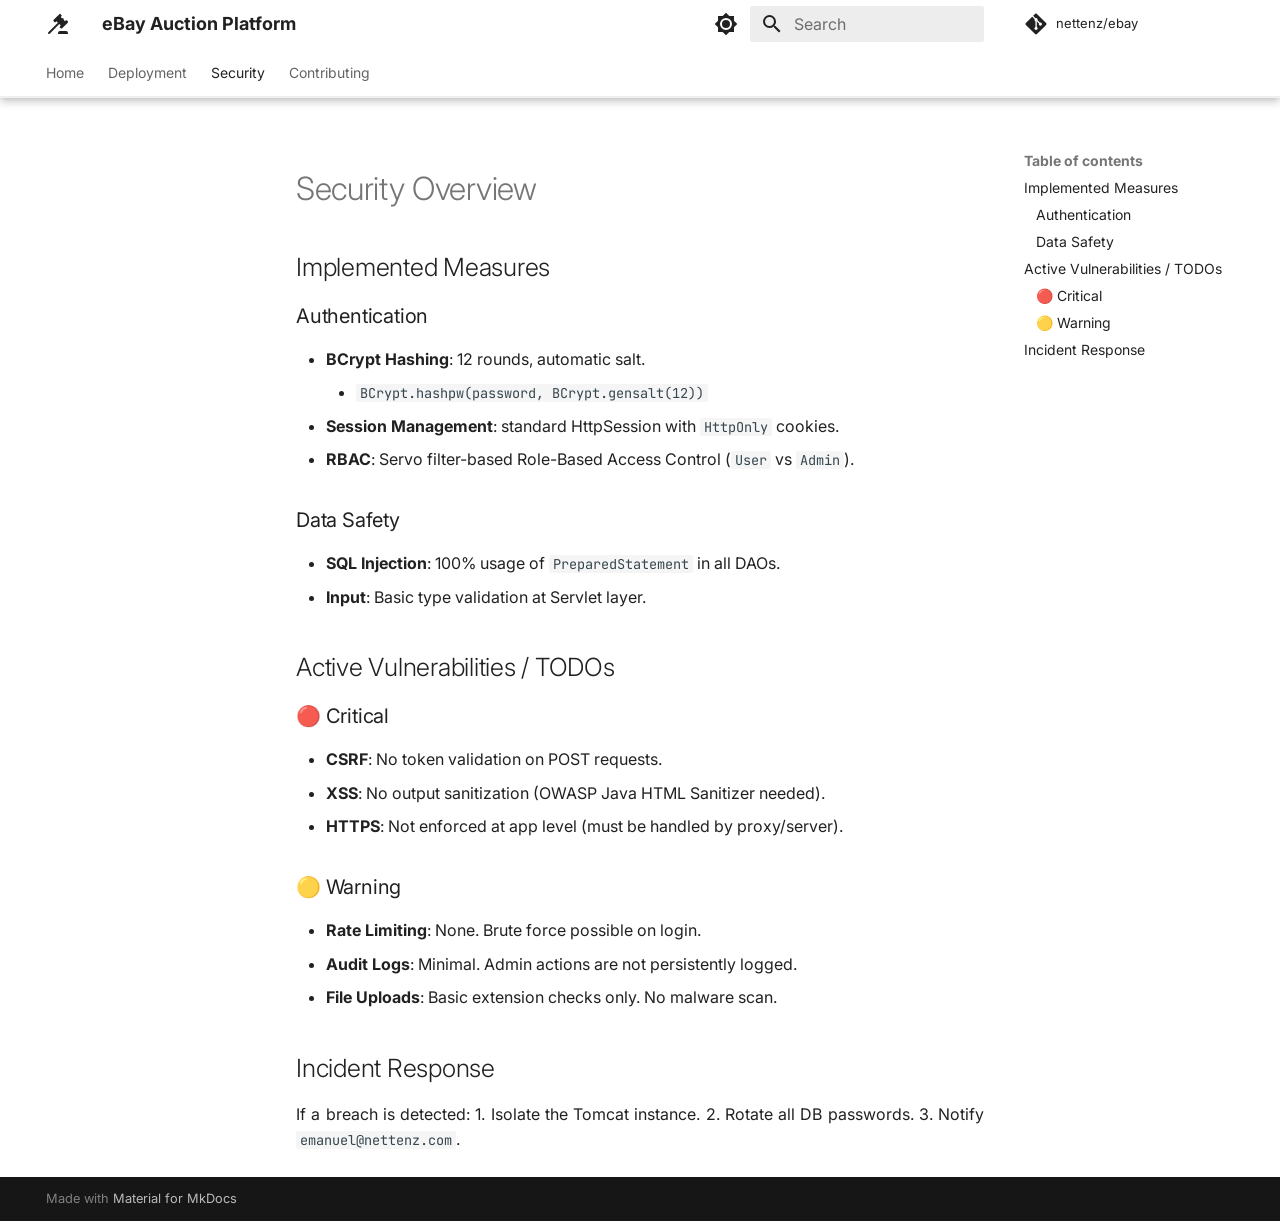
<file: security/index.html>
<!doctype html>
<html lang="en" class="no-js">
  <head>
    
      <meta charset="utf-8">
      <meta name="viewport" content="width=device-width,initial-scale=1">
      
        <meta name="description" content="Documentation for a Java-based auction web application built with Jakarta EE">
      
      
        <meta name="author" content="Emanuel">
      
      
      
        <link rel="prev" href="../deployment/">
      
      
        <link rel="next" href="../contributing/">
      
      
        
      
      
      <link rel="icon" href="../assets/favicon.png">
      <meta name="generator" content="mkdocs-1.6.1, mkdocs-material-9.7.1">
    
    
      
        <title>Security - eBay Auction Platform</title>
      
    
    
      <link rel="stylesheet" href="../assets/stylesheets/main.484c7ddc.min.css">
      
        
        <link rel="stylesheet" href="../assets/stylesheets/palette.ab4e12ef.min.css">
      
      


    
    
      
    
    
      
        
        
        <link rel="preconnect" href="https://fonts.gstatic.com" crossorigin>
        <link rel="stylesheet" href="https://fonts.googleapis.com/css?family=Inter:300,300i,400,400i,700,700i%7CJetBrains+Mono:400,400i,700,700i&display=fallback">
        <style>:root{--md-text-font:"Inter";--md-code-font:"JetBrains Mono"}</style>
      
    
    
      <link rel="stylesheet" href="../stylesheets/extra.css">
    
    <script>__md_scope=new URL("..",location),__md_hash=e=>[...e].reduce(((e,_)=>(e<<5)-e+_.charCodeAt(0)),0),__md_get=(e,_=localStorage,t=__md_scope)=>JSON.parse(_.getItem(t.pathname+"."+e)),__md_set=(e,_,t=localStorage,a=__md_scope)=>{try{t.setItem(a.pathname+"."+e,JSON.stringify(_))}catch(e){}}</script>
    
      

    
    
  </head>
  
  
    
    
      
    
    
    
    
    <body dir="ltr" data-md-color-scheme="default" data-md-color-primary="white" data-md-color-accent="indigo">
  
    
    <input class="md-toggle" data-md-toggle="drawer" type="checkbox" id="__drawer" autocomplete="off">
    <input class="md-toggle" data-md-toggle="search" type="checkbox" id="__search" autocomplete="off">
    <label class="md-overlay" for="__drawer"></label>
    <div data-md-component="skip">
      
        
        <a href="#security-overview" class="md-skip">
          Skip to content
        </a>
      
    </div>
    <div data-md-component="announce">
      
    </div>
    
    
      

  

<header class="md-header md-header--shadow md-header--lifted" data-md-component="header">
  <nav class="md-header__inner md-grid" aria-label="Header">
    <a href=".." title="eBay Auction Platform" class="md-header__button md-logo" aria-label="eBay Auction Platform" data-md-component="logo">
      
  
  <svg xmlns="http://www.w3.org/2000/svg" viewBox="0 0 24 24"><path d="m2.3 20.28 9.6-9.6-1.4-1.42-.72.71a.996.996 0 0 1-1.41 0l-.71-.71a.996.996 0 0 1 0-1.41l5.66-5.66a.996.996 0 0 1 1.41 0l.71.71c.39.39.39 1.02 0 1.41l-.71.69 1.42 1.43a.996.996 0 0 1 1.41 0c.39.39.39 1.03 0 1.42l1.41 1.41.71-.71c.39-.39 1.03-.39 1.42 0l.7.71c.39.39.39 1.03 0 1.42l-5.65 5.65c-.39.39-1.03.39-1.42 0l-.7-.7a.99.99 0 0 1 0-1.42l.7-.71-1.41-1.41-9.61 9.61a.996.996 0 0 1-1.41 0c-.39-.39-.39-1.03 0-1.42M20 19a2 2 0 0 1 2 2v1H12v-1a2 2 0 0 1 2-2z"/></svg>

    </a>
    <label class="md-header__button md-icon" for="__drawer">
      
      <svg xmlns="http://www.w3.org/2000/svg" viewBox="0 0 24 24"><path d="M3 6h18v2H3zm0 5h18v2H3zm0 5h18v2H3z"/></svg>
    </label>
    <div class="md-header__title" data-md-component="header-title">
      <div class="md-header__ellipsis">
        <div class="md-header__topic">
          <span class="md-ellipsis">
            eBay Auction Platform
          </span>
        </div>
        <div class="md-header__topic" data-md-component="header-topic">
          <span class="md-ellipsis">
            
              Security
            
          </span>
        </div>
      </div>
    </div>
    
      
        <form class="md-header__option" data-md-component="palette">
  
    
    
    
    <input class="md-option" data-md-color-media="" data-md-color-scheme="default" data-md-color-primary="white" data-md-color-accent="indigo"  aria-label="Switch to dark mode"  type="radio" name="__palette" id="__palette_0">
    
      <label class="md-header__button md-icon" title="Switch to dark mode" for="__palette_1" hidden>
        <svg xmlns="http://www.w3.org/2000/svg" viewBox="0 0 24 24"><path d="M12 8a4 4 0 0 0-4 4 4 4 0 0 0 4 4 4 4 0 0 0 4-4 4 4 0 0 0-4-4m0 10a6 6 0 0 1-6-6 6 6 0 0 1 6-6 6 6 0 0 1 6 6 6 6 0 0 1-6 6m8-9.31V4h-4.69L12 .69 8.69 4H4v4.69L.69 12 4 15.31V20h4.69L12 23.31 15.31 20H20v-4.69L23.31 12z"/></svg>
      </label>
    
  
    
    
    
    <input class="md-option" data-md-color-media="" data-md-color-scheme="slate" data-md-color-primary="black" data-md-color-accent="indigo"  aria-label="Switch to light mode"  type="radio" name="__palette" id="__palette_1">
    
      <label class="md-header__button md-icon" title="Switch to light mode" for="__palette_0" hidden>
        <svg xmlns="http://www.w3.org/2000/svg" viewBox="0 0 24 24"><path d="M12 18c-.89 0-1.74-.2-2.5-.55C11.56 16.5 13 14.42 13 12s-1.44-4.5-3.5-5.45C10.26 6.2 11.11 6 12 6a6 6 0 0 1 6 6 6 6 0 0 1-6 6m8-9.31V4h-4.69L12 .69 8.69 4H4v4.69L.69 12 4 15.31V20h4.69L12 23.31 15.31 20H20v-4.69L23.31 12z"/></svg>
      </label>
    
  
</form>
      
    
    
      <script>var palette=__md_get("__palette");if(palette&&palette.color){if("(prefers-color-scheme)"===palette.color.media){var media=matchMedia("(prefers-color-scheme: light)"),input=document.querySelector(media.matches?"[data-md-color-media='(prefers-color-scheme: light)']":"[data-md-color-media='(prefers-color-scheme: dark)']");palette.color.media=input.getAttribute("data-md-color-media"),palette.color.scheme=input.getAttribute("data-md-color-scheme"),palette.color.primary=input.getAttribute("data-md-color-primary"),palette.color.accent=input.getAttribute("data-md-color-accent")}for(var[key,value]of Object.entries(palette.color))document.body.setAttribute("data-md-color-"+key,value)}</script>
    
    
    
      
      
        <label class="md-header__button md-icon" for="__search">
          
          <svg xmlns="http://www.w3.org/2000/svg" viewBox="0 0 24 24"><path d="M9.5 3A6.5 6.5 0 0 1 16 9.5c0 1.61-.59 3.09-1.56 4.23l.27.27h.79l5 5-1.5 1.5-5-5v-.79l-.27-.27A6.52 6.52 0 0 1 9.5 16 6.5 6.5 0 0 1 3 9.5 6.5 6.5 0 0 1 9.5 3m0 2C7 5 5 7 5 9.5S7 14 9.5 14 14 12 14 9.5 12 5 9.5 5"/></svg>
        </label>
        <div class="md-search" data-md-component="search" role="dialog">
  <label class="md-search__overlay" for="__search"></label>
  <div class="md-search__inner" role="search">
    <form class="md-search__form" name="search">
      <input type="text" class="md-search__input" name="query" aria-label="Search" placeholder="Search" autocapitalize="off" autocorrect="off" autocomplete="off" spellcheck="false" data-md-component="search-query" required>
      <label class="md-search__icon md-icon" for="__search">
        
        <svg xmlns="http://www.w3.org/2000/svg" viewBox="0 0 24 24"><path d="M9.5 3A6.5 6.5 0 0 1 16 9.5c0 1.61-.59 3.09-1.56 4.23l.27.27h.79l5 5-1.5 1.5-5-5v-.79l-.27-.27A6.52 6.52 0 0 1 9.5 16 6.5 6.5 0 0 1 3 9.5 6.5 6.5 0 0 1 9.5 3m0 2C7 5 5 7 5 9.5S7 14 9.5 14 14 12 14 9.5 12 5 9.5 5"/></svg>
        
        <svg xmlns="http://www.w3.org/2000/svg" viewBox="0 0 24 24"><path d="M20 11v2H8l5.5 5.5-1.42 1.42L4.16 12l7.92-7.92L13.5 5.5 8 11z"/></svg>
      </label>
      <nav class="md-search__options" aria-label="Search">
        
        <button type="reset" class="md-search__icon md-icon" title="Clear" aria-label="Clear" tabindex="-1">
          
          <svg xmlns="http://www.w3.org/2000/svg" viewBox="0 0 24 24"><path d="M19 6.41 17.59 5 12 10.59 6.41 5 5 6.41 10.59 12 5 17.59 6.41 19 12 13.41 17.59 19 19 17.59 13.41 12z"/></svg>
        </button>
      </nav>
      
        <div class="md-search__suggest" data-md-component="search-suggest"></div>
      
    </form>
    <div class="md-search__output">
      <div class="md-search__scrollwrap" tabindex="0" data-md-scrollfix>
        <div class="md-search-result" data-md-component="search-result">
          <div class="md-search-result__meta">
            Initializing search
          </div>
          <ol class="md-search-result__list" role="presentation"></ol>
        </div>
      </div>
    </div>
  </div>
</div>
      
    
    
      <div class="md-header__source">
        <a href="https://github.com/nettenz/ebay" title="Go to repository" class="md-source" data-md-component="source">
  <div class="md-source__icon md-icon">
    
    <svg xmlns="http://www.w3.org/2000/svg" viewBox="0 0 448 512"><!--! Font Awesome Free 7.1.0 by @fontawesome - https://fontawesome.com License - https://fontawesome.com/license/free (Icons: CC BY 4.0, Fonts: SIL OFL 1.1, Code: MIT License) Copyright 2025 Fonticons, Inc.--><path d="M439.6 236.1 244 40.5c-5.4-5.5-12.8-8.5-20.4-8.5s-15 3-20.4 8.4L162.5 81l51.5 51.5c27.1-9.1 52.7 16.8 43.4 43.7l49.7 49.7c34.2-11.8 61.2 31 35.5 56.7-26.5 26.5-70.2-2.9-56-37.3L240.3 199v121.9c25.3 12.5 22.3 41.8 9.1 55-6.4 6.4-15.2 10.1-24.3 10.1s-17.8-3.6-24.3-10.1c-17.6-17.6-11.1-46.9 11.2-56v-123c-20.8-8.5-24.6-30.7-18.6-45L142.6 101 8.5 235.1C3 240.6 0 247.9 0 255.5s3 15 8.5 20.4l195.6 195.7c5.4 5.4 12.7 8.4 20.4 8.4s15-3 20.4-8.4l194.7-194.7c5.4-5.4 8.4-12.8 8.4-20.4s-3-15-8.4-20.4"/></svg>
  </div>
  <div class="md-source__repository">
    nettenz/ebay
  </div>
</a>
      </div>
    
  </nav>
  
    
      
<nav class="md-tabs" aria-label="Tabs" data-md-component="tabs">
  <div class="md-grid">
    <ul class="md-tabs__list">
      
        
  
  
  
  
    <li class="md-tabs__item">
      <a href=".." class="md-tabs__link">
        
  
  
    
  
  Home

      </a>
    </li>
  

      
        
  
  
  
  
    <li class="md-tabs__item">
      <a href="../deployment/" class="md-tabs__link">
        
  
  
    
  
  Deployment

      </a>
    </li>
  

      
        
  
  
  
    
  
  
    <li class="md-tabs__item md-tabs__item--active">
      <a href="./" class="md-tabs__link">
        
  
  
    
  
  Security

      </a>
    </li>
  

      
        
  
  
  
  
    <li class="md-tabs__item">
      <a href="../contributing/" class="md-tabs__link">
        
  
  
    
  
  Contributing

      </a>
    </li>
  

      
    </ul>
  </div>
</nav>
    
  
</header>
    
    <div class="md-container" data-md-component="container">
      
      
        
      
      <main class="md-main" data-md-component="main">
        <div class="md-main__inner md-grid">
          
            
              
              <div class="md-sidebar md-sidebar--primary" data-md-component="sidebar" data-md-type="navigation" >
                <div class="md-sidebar__scrollwrap">
                  <div class="md-sidebar__inner">
                    


  


<nav class="md-nav md-nav--primary md-nav--lifted" aria-label="Navigation" data-md-level="0">
  <label class="md-nav__title" for="__drawer">
    <a href=".." title="eBay Auction Platform" class="md-nav__button md-logo" aria-label="eBay Auction Platform" data-md-component="logo">
      
  
  <svg xmlns="http://www.w3.org/2000/svg" viewBox="0 0 24 24"><path d="m2.3 20.28 9.6-9.6-1.4-1.42-.72.71a.996.996 0 0 1-1.41 0l-.71-.71a.996.996 0 0 1 0-1.41l5.66-5.66a.996.996 0 0 1 1.41 0l.71.71c.39.39.39 1.02 0 1.41l-.71.69 1.42 1.43a.996.996 0 0 1 1.41 0c.39.39.39 1.03 0 1.42l1.41 1.41.71-.71c.39-.39 1.03-.39 1.42 0l.7.71c.39.39.39 1.03 0 1.42l-5.65 5.65c-.39.39-1.03.39-1.42 0l-.7-.7a.99.99 0 0 1 0-1.42l.7-.71-1.41-1.41-9.61 9.61a.996.996 0 0 1-1.41 0c-.39-.39-.39-1.03 0-1.42M20 19a2 2 0 0 1 2 2v1H12v-1a2 2 0 0 1 2-2z"/></svg>

    </a>
    eBay Auction Platform
  </label>
  
    <div class="md-nav__source">
      <a href="https://github.com/nettenz/ebay" title="Go to repository" class="md-source" data-md-component="source">
  <div class="md-source__icon md-icon">
    
    <svg xmlns="http://www.w3.org/2000/svg" viewBox="0 0 448 512"><!--! Font Awesome Free 7.1.0 by @fontawesome - https://fontawesome.com License - https://fontawesome.com/license/free (Icons: CC BY 4.0, Fonts: SIL OFL 1.1, Code: MIT License) Copyright 2025 Fonticons, Inc.--><path d="M439.6 236.1 244 40.5c-5.4-5.5-12.8-8.5-20.4-8.5s-15 3-20.4 8.4L162.5 81l51.5 51.5c27.1-9.1 52.7 16.8 43.4 43.7l49.7 49.7c34.2-11.8 61.2 31 35.5 56.7-26.5 26.5-70.2-2.9-56-37.3L240.3 199v121.9c25.3 12.5 22.3 41.8 9.1 55-6.4 6.4-15.2 10.1-24.3 10.1s-17.8-3.6-24.3-10.1c-17.6-17.6-11.1-46.9 11.2-56v-123c-20.8-8.5-24.6-30.7-18.6-45L142.6 101 8.5 235.1C3 240.6 0 247.9 0 255.5s3 15 8.5 20.4l195.6 195.7c5.4 5.4 12.7 8.4 20.4 8.4s15-3 20.4-8.4l194.7-194.7c5.4-5.4 8.4-12.8 8.4-20.4s-3-15-8.4-20.4"/></svg>
  </div>
  <div class="md-source__repository">
    nettenz/ebay
  </div>
</a>
    </div>
  
  <ul class="md-nav__list" data-md-scrollfix>
    
      
      
  
  
  
  
    <li class="md-nav__item">
      <a href=".." class="md-nav__link">
        
  
  
  <span class="md-ellipsis">
    
  
    Home
  

    
  </span>
  
  

      </a>
    </li>
  

    
      
      
  
  
  
  
    <li class="md-nav__item">
      <a href="../deployment/" class="md-nav__link">
        
  
  
  <span class="md-ellipsis">
    
  
    Deployment
  

    
  </span>
  
  

      </a>
    </li>
  

    
      
      
  
  
    
  
  
  
    <li class="md-nav__item md-nav__item--active">
      
      <input class="md-nav__toggle md-toggle" type="checkbox" id="__toc">
      
      
        
      
      
        <label class="md-nav__link md-nav__link--active" for="__toc">
          
  
  
  <span class="md-ellipsis">
    
  
    Security
  

    
  </span>
  
  

          <span class="md-nav__icon md-icon"></span>
        </label>
      
      <a href="./" class="md-nav__link md-nav__link--active">
        
  
  
  <span class="md-ellipsis">
    
  
    Security
  

    
  </span>
  
  

      </a>
      
        

<nav class="md-nav md-nav--secondary" aria-label="Table of contents">
  
  
  
    
  
  
    <label class="md-nav__title" for="__toc">
      <span class="md-nav__icon md-icon"></span>
      Table of contents
    </label>
    <ul class="md-nav__list" data-md-component="toc" data-md-scrollfix>
      
        <li class="md-nav__item">
  <a href="#implemented-measures" class="md-nav__link">
    <span class="md-ellipsis">
      
        Implemented Measures
      
    </span>
  </a>
  
    <nav class="md-nav" aria-label="Implemented Measures">
      <ul class="md-nav__list">
        
          <li class="md-nav__item">
  <a href="#authentication" class="md-nav__link">
    <span class="md-ellipsis">
      
        Authentication
      
    </span>
  </a>
  
</li>
        
          <li class="md-nav__item">
  <a href="#data-safety" class="md-nav__link">
    <span class="md-ellipsis">
      
        Data Safety
      
    </span>
  </a>
  
</li>
        
      </ul>
    </nav>
  
</li>
      
        <li class="md-nav__item">
  <a href="#active-vulnerabilities-todos" class="md-nav__link">
    <span class="md-ellipsis">
      
        Active Vulnerabilities / TODOs
      
    </span>
  </a>
  
    <nav class="md-nav" aria-label="Active Vulnerabilities / TODOs">
      <ul class="md-nav__list">
        
          <li class="md-nav__item">
  <a href="#critical" class="md-nav__link">
    <span class="md-ellipsis">
      
        🔴 Critical
      
    </span>
  </a>
  
</li>
        
          <li class="md-nav__item">
  <a href="#warning" class="md-nav__link">
    <span class="md-ellipsis">
      
        🟡 Warning
      
    </span>
  </a>
  
</li>
        
      </ul>
    </nav>
  
</li>
      
        <li class="md-nav__item">
  <a href="#incident-response" class="md-nav__link">
    <span class="md-ellipsis">
      
        Incident Response
      
    </span>
  </a>
  
</li>
      
    </ul>
  
</nav>
      
    </li>
  

    
      
      
  
  
  
  
    <li class="md-nav__item">
      <a href="../contributing/" class="md-nav__link">
        
  
  
  <span class="md-ellipsis">
    
  
    Contributing
  

    
  </span>
  
  

      </a>
    </li>
  

    
  </ul>
</nav>
                  </div>
                </div>
              </div>
            
            
              
              <div class="md-sidebar md-sidebar--secondary" data-md-component="sidebar" data-md-type="toc" >
                <div class="md-sidebar__scrollwrap">
                  <div class="md-sidebar__inner">
                    

<nav class="md-nav md-nav--secondary" aria-label="Table of contents">
  
  
  
    
  
  
    <label class="md-nav__title" for="__toc">
      <span class="md-nav__icon md-icon"></span>
      Table of contents
    </label>
    <ul class="md-nav__list" data-md-component="toc" data-md-scrollfix>
      
        <li class="md-nav__item">
  <a href="#implemented-measures" class="md-nav__link">
    <span class="md-ellipsis">
      
        Implemented Measures
      
    </span>
  </a>
  
    <nav class="md-nav" aria-label="Implemented Measures">
      <ul class="md-nav__list">
        
          <li class="md-nav__item">
  <a href="#authentication" class="md-nav__link">
    <span class="md-ellipsis">
      
        Authentication
      
    </span>
  </a>
  
</li>
        
          <li class="md-nav__item">
  <a href="#data-safety" class="md-nav__link">
    <span class="md-ellipsis">
      
        Data Safety
      
    </span>
  </a>
  
</li>
        
      </ul>
    </nav>
  
</li>
      
        <li class="md-nav__item">
  <a href="#active-vulnerabilities-todos" class="md-nav__link">
    <span class="md-ellipsis">
      
        Active Vulnerabilities / TODOs
      
    </span>
  </a>
  
    <nav class="md-nav" aria-label="Active Vulnerabilities / TODOs">
      <ul class="md-nav__list">
        
          <li class="md-nav__item">
  <a href="#critical" class="md-nav__link">
    <span class="md-ellipsis">
      
        🔴 Critical
      
    </span>
  </a>
  
</li>
        
          <li class="md-nav__item">
  <a href="#warning" class="md-nav__link">
    <span class="md-ellipsis">
      
        🟡 Warning
      
    </span>
  </a>
  
</li>
        
      </ul>
    </nav>
  
</li>
      
        <li class="md-nav__item">
  <a href="#incident-response" class="md-nav__link">
    <span class="md-ellipsis">
      
        Incident Response
      
    </span>
  </a>
  
</li>
      
    </ul>
  
</nav>
                  </div>
                </div>
              </div>
            
          
          
            <div class="md-content" data-md-component="content">
              
              <article class="md-content__inner md-typeset">
                
                  


  
  


<h1 id="security-overview">Security Overview<a class="headerlink" href="#security-overview" title="Permanent link">&para;</a></h1>
<h2 id="implemented-measures">Implemented Measures<a class="headerlink" href="#implemented-measures" title="Permanent link">&para;</a></h2>
<h3 id="authentication">Authentication<a class="headerlink" href="#authentication" title="Permanent link">&para;</a></h3>
<ul>
<li><strong>BCrypt Hashing</strong>: 12 rounds, automatic salt.<ul>
<li><code>BCrypt.hashpw(password, BCrypt.gensalt(12))</code></li>
</ul>
</li>
<li><strong>Session Management</strong>: standard HttpSession with <code>HttpOnly</code> cookies.</li>
<li><strong>RBAC</strong>: Servo filter-based Role-Based Access Control (<code>User</code> vs <code>Admin</code>).</li>
</ul>
<h3 id="data-safety">Data Safety<a class="headerlink" href="#data-safety" title="Permanent link">&para;</a></h3>
<ul>
<li><strong>SQL Injection</strong>: 100% usage of <code>PreparedStatement</code> in all DAOs.</li>
<li><strong>Input</strong>: Basic type validation at Servlet layer.</li>
</ul>
<h2 id="active-vulnerabilities-todos">Active Vulnerabilities / TODOs<a class="headerlink" href="#active-vulnerabilities-todos" title="Permanent link">&para;</a></h2>
<h3 id="critical">🔴 Critical<a class="headerlink" href="#critical" title="Permanent link">&para;</a></h3>
<ul>
<li><strong>CSRF</strong>: No token validation on POST requests.</li>
<li><strong>XSS</strong>: No output sanitization (OWASP Java HTML Sanitizer needed).</li>
<li><strong>HTTPS</strong>: Not enforced at app level (must be handled by proxy/server).</li>
</ul>
<h3 id="warning">🟡 Warning<a class="headerlink" href="#warning" title="Permanent link">&para;</a></h3>
<ul>
<li><strong>Rate Limiting</strong>: None. Brute force possible on login.</li>
<li><strong>Audit Logs</strong>: Minimal. Admin actions are not persistently logged.</li>
<li><strong>File Uploads</strong>: Basic extension checks only. No malware scan.</li>
</ul>
<h2 id="incident-response">Incident Response<a class="headerlink" href="#incident-response" title="Permanent link">&para;</a></h2>
<p>If a breach is detected:
1.  Isolate the Tomcat instance.
2.  Rotate all DB passwords.
3.  Notify <code>emanuel@nettenz.com</code>.</p>












                
              </article>
            </div>
          
          
<script>var target=document.getElementById(location.hash.slice(1));target&&target.name&&(target.checked=target.name.startsWith("__tabbed_"))</script>
        </div>
        
          <button type="button" class="md-top md-icon" data-md-component="top" hidden>
  
  <svg xmlns="http://www.w3.org/2000/svg" viewBox="0 0 24 24"><path d="M13 20h-2V8l-5.5 5.5-1.42-1.42L12 4.16l7.92 7.92-1.42 1.42L13 8z"/></svg>
  Back to top
</button>
        
      </main>
      
        <footer class="md-footer">
  
  <div class="md-footer-meta md-typeset">
    <div class="md-footer-meta__inner md-grid">
      <div class="md-copyright">
  
  
    Made with
    <a href="https://squidfunk.github.io/mkdocs-material/" target="_blank" rel="noopener">
      Material for MkDocs
    </a>
  
</div>
      
    </div>
  </div>
</footer>
      
    </div>
    <div class="md-dialog" data-md-component="dialog">
      <div class="md-dialog__inner md-typeset"></div>
    </div>
    
    
    
      
      
      <script id="__config" type="application/json">{"annotate": null, "base": "..", "features": ["navigation.instant", "navigation.tracking", "navigation.tabs", "navigation.tabs.sticky", "navigation.sections", "navigation.expand", "navigation.top", "search.suggest", "search.highlight", "content.code.copy", "content.code.annotate"], "search": "../assets/javascripts/workers/search.2c215733.min.js", "tags": null, "translations": {"clipboard.copied": "Copied to clipboard", "clipboard.copy": "Copy to clipboard", "search.result.more.one": "1 more on this page", "search.result.more.other": "# more on this page", "search.result.none": "No matching documents", "search.result.one": "1 matching document", "search.result.other": "# matching documents", "search.result.placeholder": "Type to start searching", "search.result.term.missing": "Missing", "select.version": "Select version"}, "version": null}</script>
    
    
      <script src="../assets/javascripts/bundle.79ae519e.min.js"></script>
      
    
  </body>
</html>
</file>
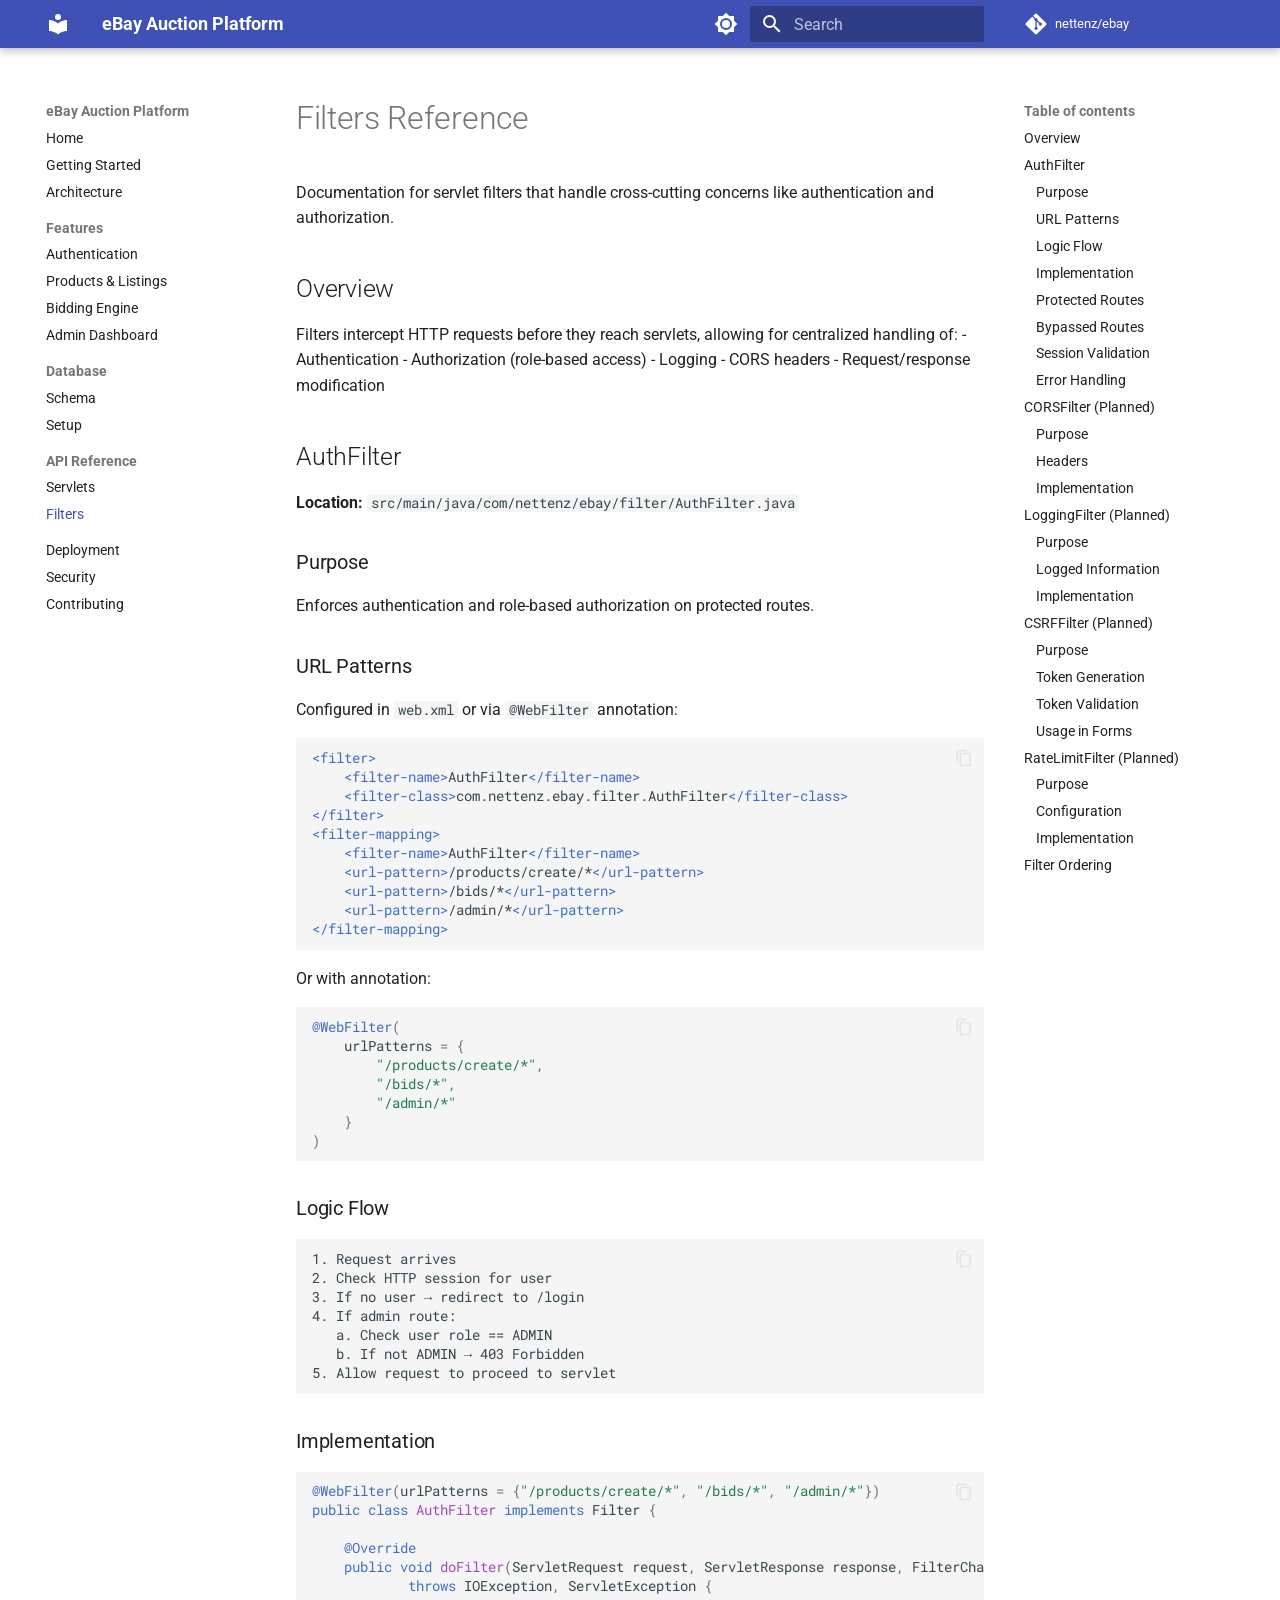
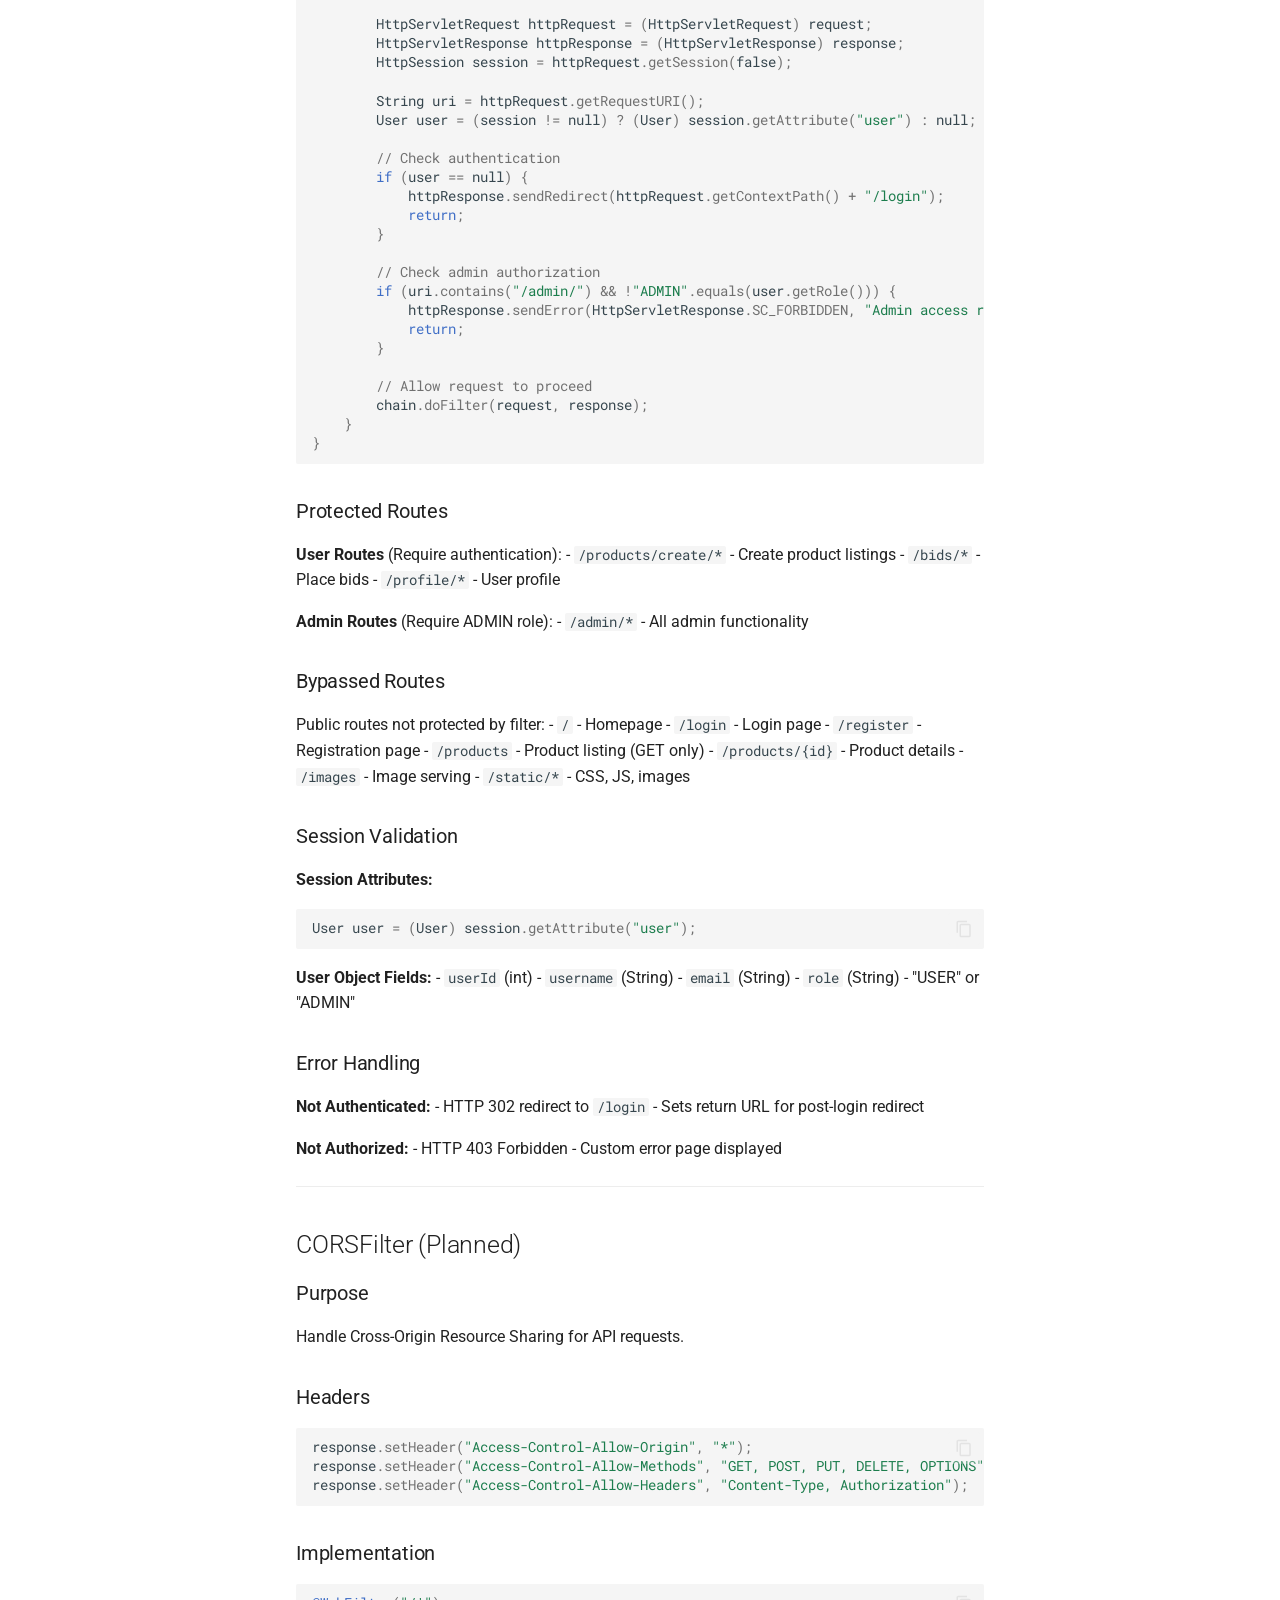
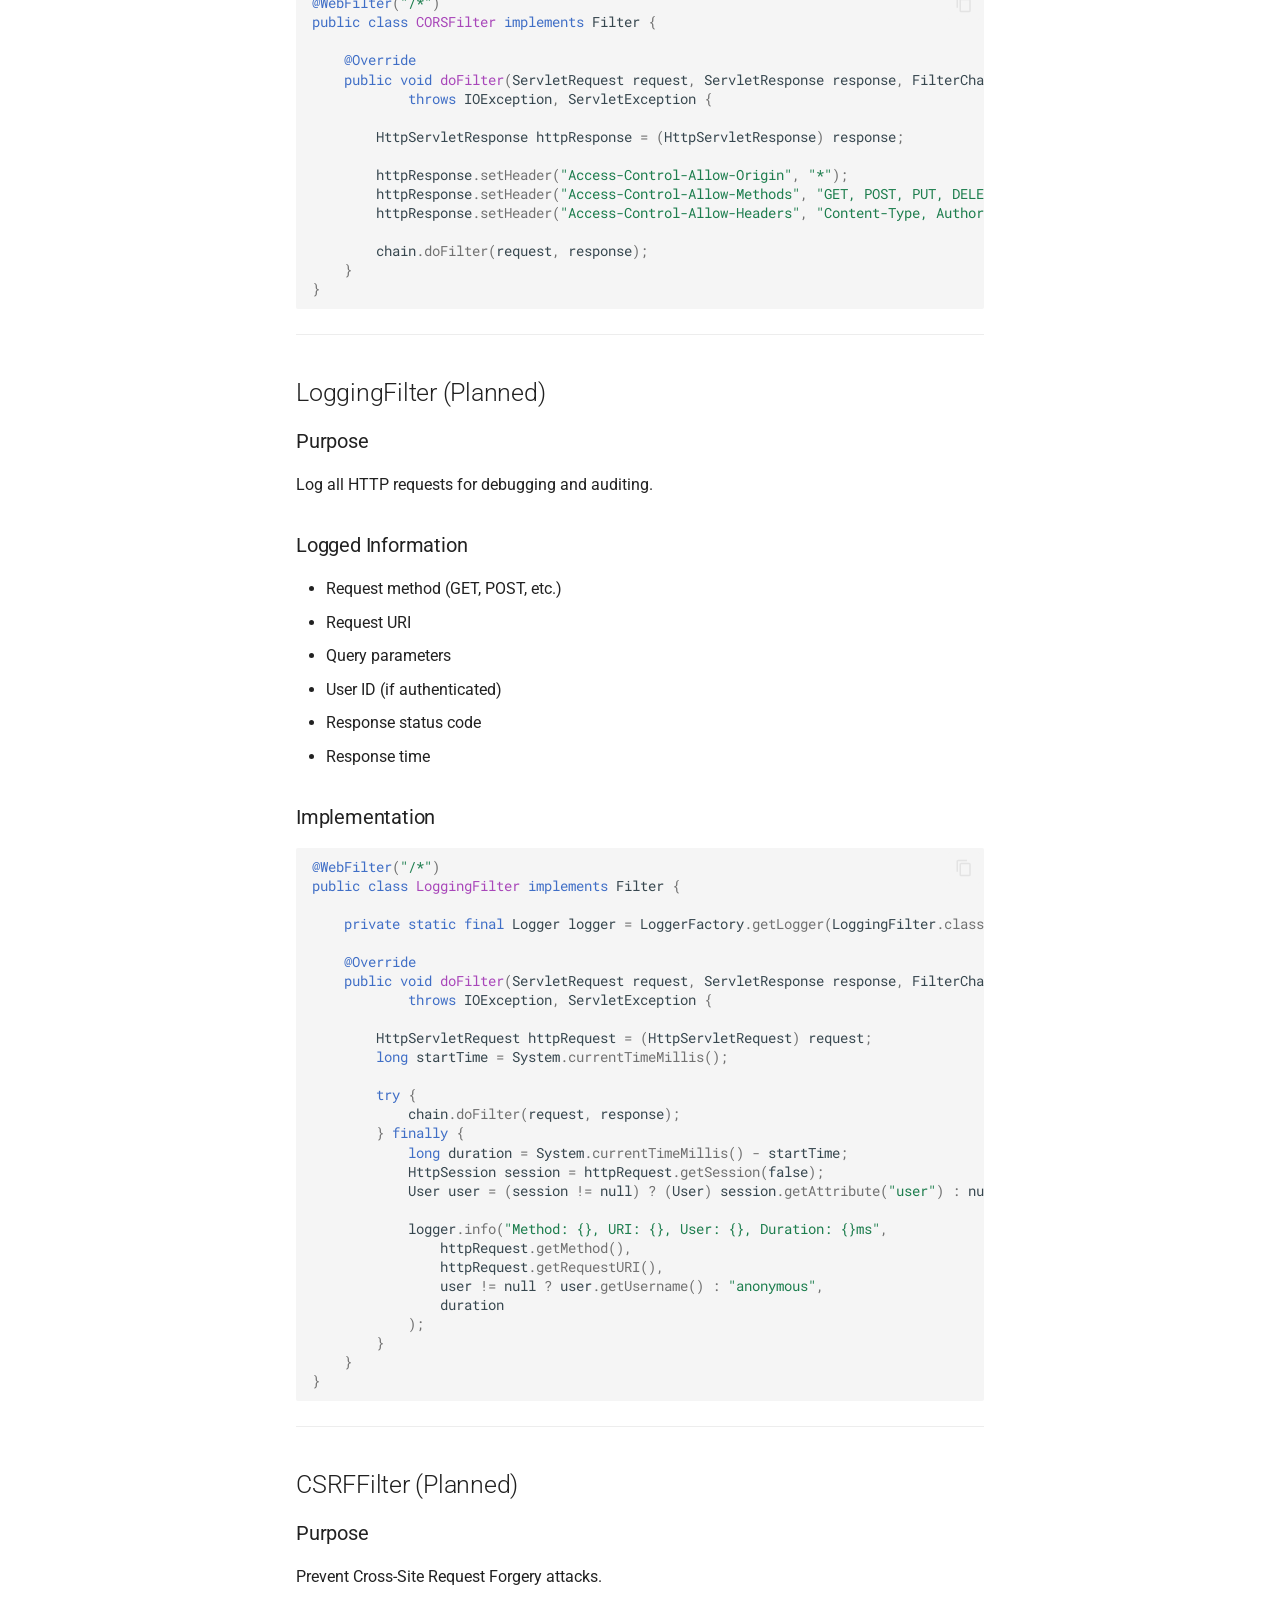
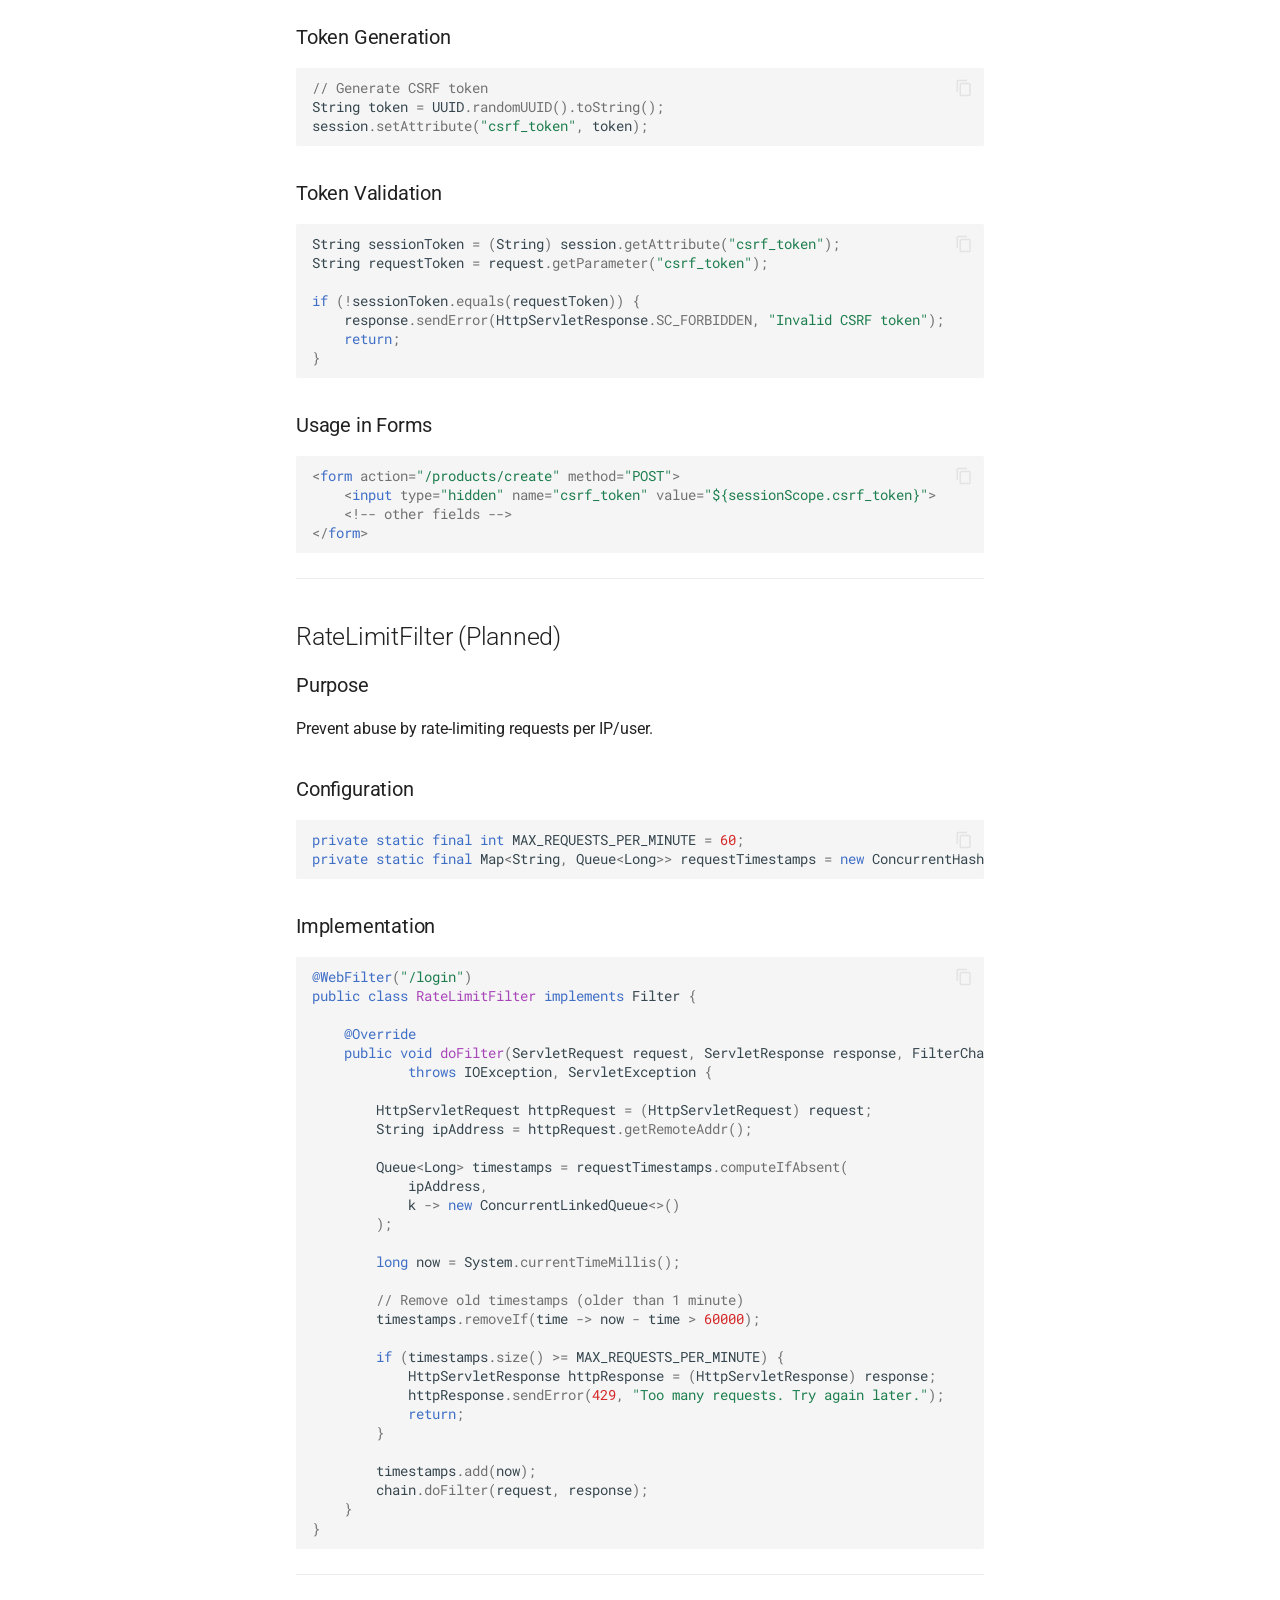
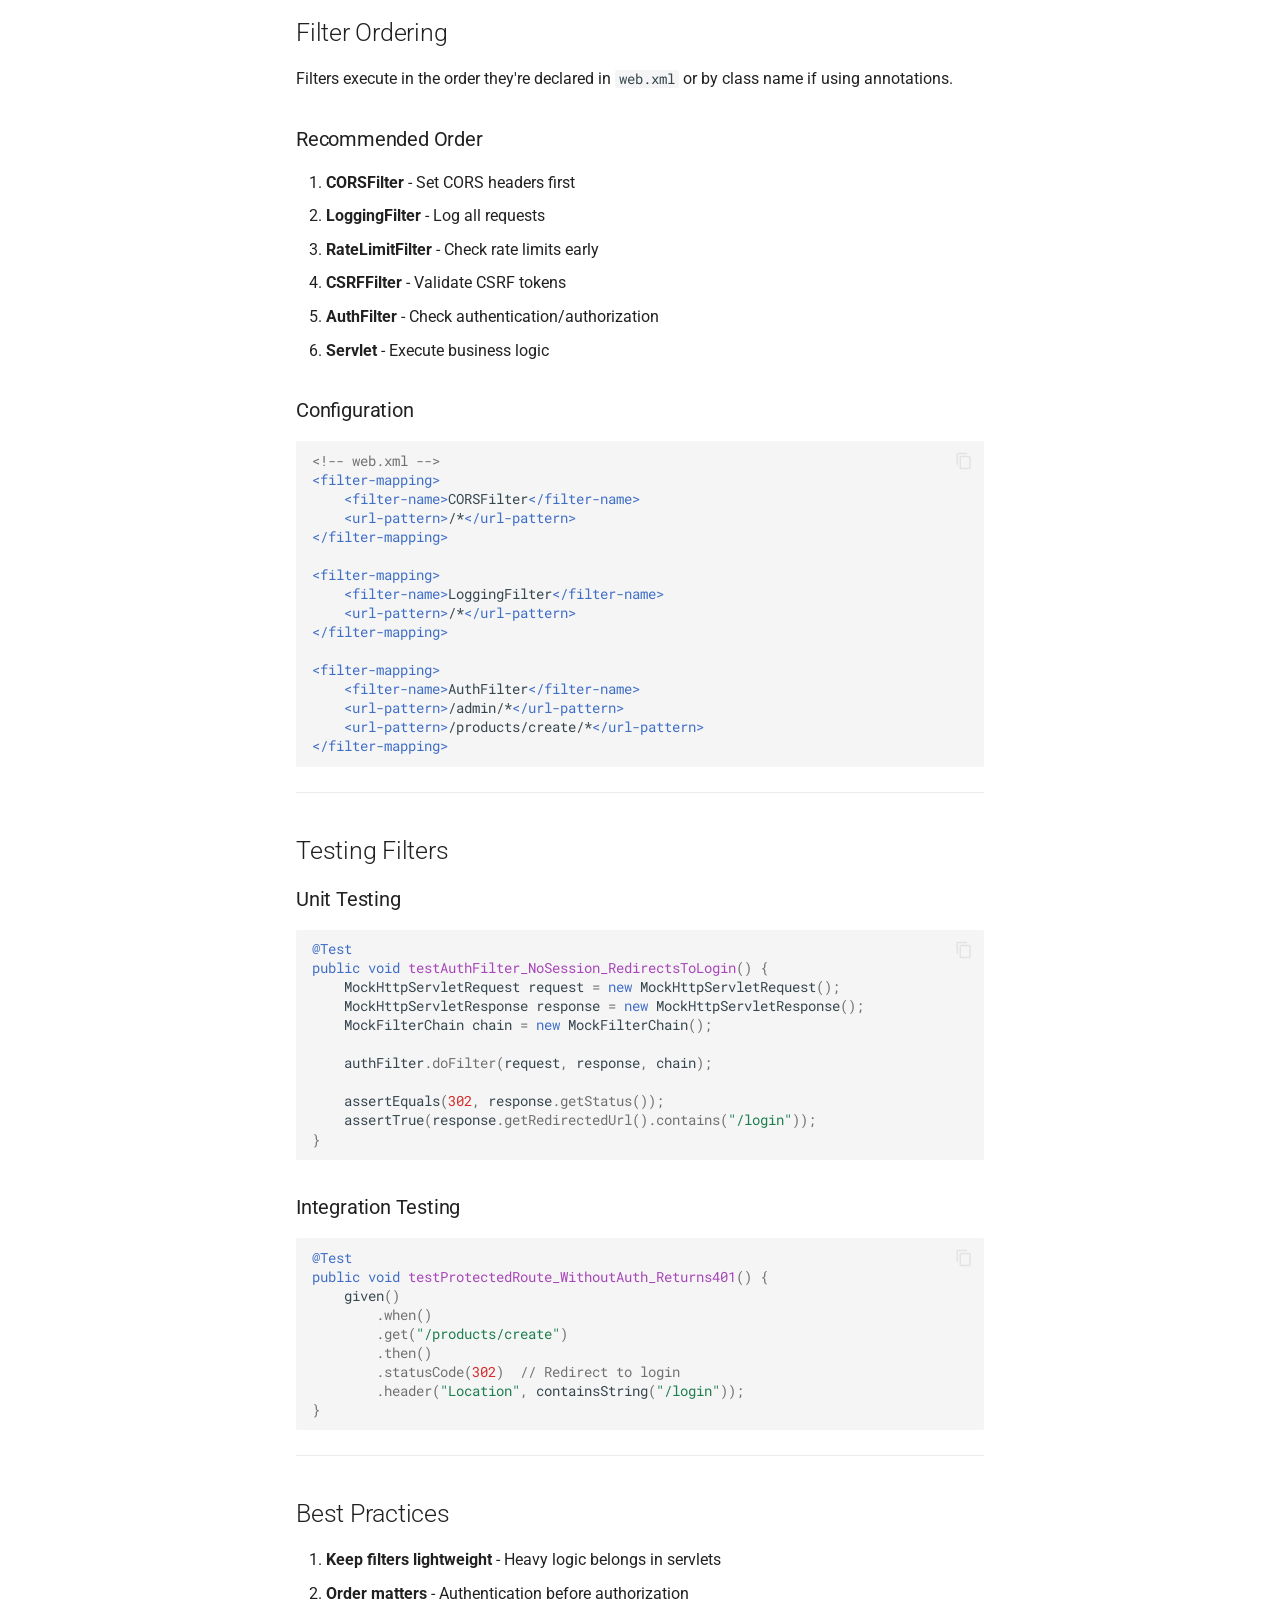
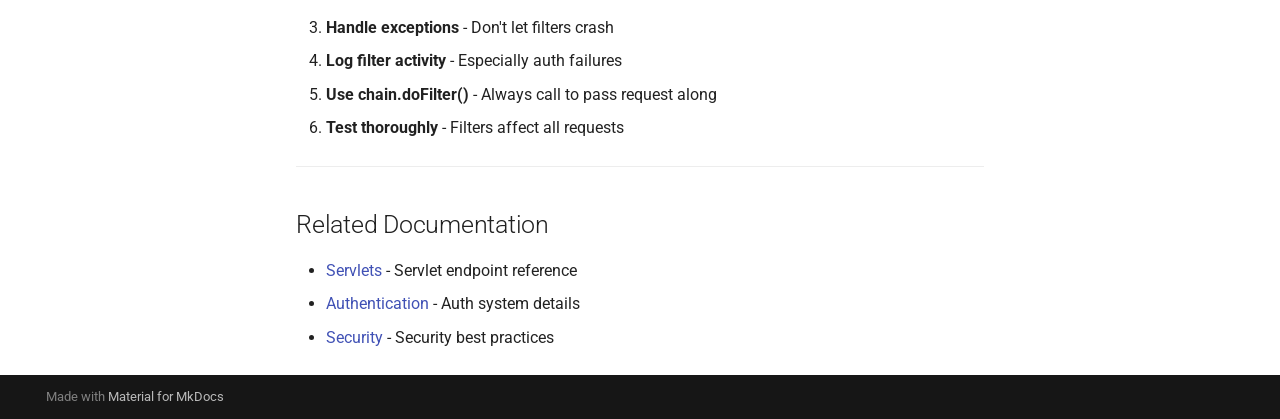
<file: api/filters/index.html>
<!doctype html>
<html lang="en" class="no-js">
  <head>
    
      <meta charset="utf-8">
      <meta name="viewport" content="width=device-width,initial-scale=1">
      
        <meta name="description" content="Documentation for a Java-based auction web application built with Jakarta EE">
      
      
        <meta name="author" content="Emanuel">
      
      
      
        <link rel="prev" href="../servlets/">
      
      
        <link rel="next" href="../../deployment/">
      
      
        
      
      
      <link rel="icon" href="../../assets/images/favicon.png">
      <meta name="generator" content="mkdocs-1.6.1, mkdocs-material-9.7.1">
    
    
      
        <title>Filters - eBay Auction Platform</title>
      
    
    
      <link rel="stylesheet" href="../../assets/stylesheets/main.484c7ddc.min.css">
      
        
        <link rel="stylesheet" href="../../assets/stylesheets/palette.ab4e12ef.min.css">
      
      


    
    
      
    
    
      
        
        
        <link rel="preconnect" href="https://fonts.gstatic.com" crossorigin>
        <link rel="stylesheet" href="https://fonts.googleapis.com/css?family=Roboto:300,300i,400,400i,700,700i%7CRoboto+Mono:400,400i,700,700i&display=fallback">
        <style>:root{--md-text-font:"Roboto";--md-code-font:"Roboto Mono"}</style>
      
    
    
    <script>__md_scope=new URL("../..",location),__md_hash=e=>[...e].reduce(((e,_)=>(e<<5)-e+_.charCodeAt(0)),0),__md_get=(e,_=localStorage,t=__md_scope)=>JSON.parse(_.getItem(t.pathname+"."+e)),__md_set=(e,_,t=localStorage,a=__md_scope)=>{try{t.setItem(a.pathname+"."+e,JSON.stringify(_))}catch(e){}}</script>
    
      

    
    
  </head>
  
  
    
    
      
    
    
    
    
    <body dir="ltr" data-md-color-scheme="default" data-md-color-primary="indigo" data-md-color-accent="indigo">
  
    
    <input class="md-toggle" data-md-toggle="drawer" type="checkbox" id="__drawer" autocomplete="off">
    <input class="md-toggle" data-md-toggle="search" type="checkbox" id="__search" autocomplete="off">
    <label class="md-overlay" for="__drawer"></label>
    <div data-md-component="skip">
      
        
        <a href="#filters-reference" class="md-skip">
          Skip to content
        </a>
      
    </div>
    <div data-md-component="announce">
      
    </div>
    
    
      

  

<header class="md-header md-header--shadow" data-md-component="header">
  <nav class="md-header__inner md-grid" aria-label="Header">
    <a href="../.." title="eBay Auction Platform" class="md-header__button md-logo" aria-label="eBay Auction Platform" data-md-component="logo">
      
  
  <svg xmlns="http://www.w3.org/2000/svg" viewBox="0 0 24 24"><path d="M12 8a3 3 0 0 0 3-3 3 3 0 0 0-3-3 3 3 0 0 0-3 3 3 3 0 0 0 3 3m0 3.54C9.64 9.35 6.5 8 3 8v11c3.5 0 6.64 1.35 9 3.54 2.36-2.19 5.5-3.54 9-3.54V8c-3.5 0-6.64 1.35-9 3.54"/></svg>

    </a>
    <label class="md-header__button md-icon" for="__drawer">
      
      <svg xmlns="http://www.w3.org/2000/svg" viewBox="0 0 24 24"><path d="M3 6h18v2H3zm0 5h18v2H3zm0 5h18v2H3z"/></svg>
    </label>
    <div class="md-header__title" data-md-component="header-title">
      <div class="md-header__ellipsis">
        <div class="md-header__topic">
          <span class="md-ellipsis">
            eBay Auction Platform
          </span>
        </div>
        <div class="md-header__topic" data-md-component="header-topic">
          <span class="md-ellipsis">
            
              Filters
            
          </span>
        </div>
      </div>
    </div>
    
      
        <form class="md-header__option" data-md-component="palette">
  
    
    
    
    <input class="md-option" data-md-color-media="" data-md-color-scheme="default" data-md-color-primary="indigo" data-md-color-accent="indigo"  aria-label="Switch to dark mode"  type="radio" name="__palette" id="__palette_0">
    
      <label class="md-header__button md-icon" title="Switch to dark mode" for="__palette_1" hidden>
        <svg xmlns="http://www.w3.org/2000/svg" viewBox="0 0 24 24"><path d="M12 8a4 4 0 0 0-4 4 4 4 0 0 0 4 4 4 4 0 0 0 4-4 4 4 0 0 0-4-4m0 10a6 6 0 0 1-6-6 6 6 0 0 1 6-6 6 6 0 0 1 6 6 6 6 0 0 1-6 6m8-9.31V4h-4.69L12 .69 8.69 4H4v4.69L.69 12 4 15.31V20h4.69L12 23.31 15.31 20H20v-4.69L23.31 12z"/></svg>
      </label>
    
  
    
    
    
    <input class="md-option" data-md-color-media="" data-md-color-scheme="slate" data-md-color-primary="indigo" data-md-color-accent="indigo"  aria-label="Switch to light mode"  type="radio" name="__palette" id="__palette_1">
    
      <label class="md-header__button md-icon" title="Switch to light mode" for="__palette_0" hidden>
        <svg xmlns="http://www.w3.org/2000/svg" viewBox="0 0 24 24"><path d="M12 18c-.89 0-1.74-.2-2.5-.55C11.56 16.5 13 14.42 13 12s-1.44-4.5-3.5-5.45C10.26 6.2 11.11 6 12 6a6 6 0 0 1 6 6 6 6 0 0 1-6 6m8-9.31V4h-4.69L12 .69 8.69 4H4v4.69L.69 12 4 15.31V20h4.69L12 23.31 15.31 20H20v-4.69L23.31 12z"/></svg>
      </label>
    
  
</form>
      
    
    
      <script>var palette=__md_get("__palette");if(palette&&palette.color){if("(prefers-color-scheme)"===palette.color.media){var media=matchMedia("(prefers-color-scheme: light)"),input=document.querySelector(media.matches?"[data-md-color-media='(prefers-color-scheme: light)']":"[data-md-color-media='(prefers-color-scheme: dark)']");palette.color.media=input.getAttribute("data-md-color-media"),palette.color.scheme=input.getAttribute("data-md-color-scheme"),palette.color.primary=input.getAttribute("data-md-color-primary"),palette.color.accent=input.getAttribute("data-md-color-accent")}for(var[key,value]of Object.entries(palette.color))document.body.setAttribute("data-md-color-"+key,value)}</script>
    
    
    
      
      
        <label class="md-header__button md-icon" for="__search">
          
          <svg xmlns="http://www.w3.org/2000/svg" viewBox="0 0 24 24"><path d="M9.5 3A6.5 6.5 0 0 1 16 9.5c0 1.61-.59 3.09-1.56 4.23l.27.27h.79l5 5-1.5 1.5-5-5v-.79l-.27-.27A6.52 6.52 0 0 1 9.5 16 6.5 6.5 0 0 1 3 9.5 6.5 6.5 0 0 1 9.5 3m0 2C7 5 5 7 5 9.5S7 14 9.5 14 14 12 14 9.5 12 5 9.5 5"/></svg>
        </label>
        <div class="md-search" data-md-component="search" role="dialog">
  <label class="md-search__overlay" for="__search"></label>
  <div class="md-search__inner" role="search">
    <form class="md-search__form" name="search">
      <input type="text" class="md-search__input" name="query" aria-label="Search" placeholder="Search" autocapitalize="off" autocorrect="off" autocomplete="off" spellcheck="false" data-md-component="search-query" required>
      <label class="md-search__icon md-icon" for="__search">
        
        <svg xmlns="http://www.w3.org/2000/svg" viewBox="0 0 24 24"><path d="M9.5 3A6.5 6.5 0 0 1 16 9.5c0 1.61-.59 3.09-1.56 4.23l.27.27h.79l5 5-1.5 1.5-5-5v-.79l-.27-.27A6.52 6.52 0 0 1 9.5 16 6.5 6.5 0 0 1 3 9.5 6.5 6.5 0 0 1 9.5 3m0 2C7 5 5 7 5 9.5S7 14 9.5 14 14 12 14 9.5 12 5 9.5 5"/></svg>
        
        <svg xmlns="http://www.w3.org/2000/svg" viewBox="0 0 24 24"><path d="M20 11v2H8l5.5 5.5-1.42 1.42L4.16 12l7.92-7.92L13.5 5.5 8 11z"/></svg>
      </label>
      <nav class="md-search__options" aria-label="Search">
        
        <button type="reset" class="md-search__icon md-icon" title="Clear" aria-label="Clear" tabindex="-1">
          
          <svg xmlns="http://www.w3.org/2000/svg" viewBox="0 0 24 24"><path d="M19 6.41 17.59 5 12 10.59 6.41 5 5 6.41 10.59 12 5 17.59 6.41 19 12 13.41 17.59 19 19 17.59 13.41 12z"/></svg>
        </button>
      </nav>
      
        <div class="md-search__suggest" data-md-component="search-suggest"></div>
      
    </form>
    <div class="md-search__output">
      <div class="md-search__scrollwrap" tabindex="0" data-md-scrollfix>
        <div class="md-search-result" data-md-component="search-result">
          <div class="md-search-result__meta">
            Initializing search
          </div>
          <ol class="md-search-result__list" role="presentation"></ol>
        </div>
      </div>
    </div>
  </div>
</div>
      
    
    
      <div class="md-header__source">
        <a href="https://github.com/nettenz/ebay" title="Go to repository" class="md-source" data-md-component="source">
  <div class="md-source__icon md-icon">
    
    <svg xmlns="http://www.w3.org/2000/svg" viewBox="0 0 448 512"><!--! Font Awesome Free 7.1.0 by @fontawesome - https://fontawesome.com License - https://fontawesome.com/license/free (Icons: CC BY 4.0, Fonts: SIL OFL 1.1, Code: MIT License) Copyright 2025 Fonticons, Inc.--><path d="M439.6 236.1 244 40.5c-5.4-5.5-12.8-8.5-20.4-8.5s-15 3-20.4 8.4L162.5 81l51.5 51.5c27.1-9.1 52.7 16.8 43.4 43.7l49.7 49.7c34.2-11.8 61.2 31 35.5 56.7-26.5 26.5-70.2-2.9-56-37.3L240.3 199v121.9c25.3 12.5 22.3 41.8 9.1 55-6.4 6.4-15.2 10.1-24.3 10.1s-17.8-3.6-24.3-10.1c-17.6-17.6-11.1-46.9 11.2-56v-123c-20.8-8.5-24.6-30.7-18.6-45L142.6 101 8.5 235.1C3 240.6 0 247.9 0 255.5s3 15 8.5 20.4l195.6 195.7c5.4 5.4 12.7 8.4 20.4 8.4s15-3 20.4-8.4l194.7-194.7c5.4-5.4 8.4-12.8 8.4-20.4s-3-15-8.4-20.4"/></svg>
  </div>
  <div class="md-source__repository">
    nettenz/ebay
  </div>
</a>
      </div>
    
  </nav>
  
</header>
    
    <div class="md-container" data-md-component="container">
      
      
        
          
        
      
      <main class="md-main" data-md-component="main">
        <div class="md-main__inner md-grid">
          
            
              
              <div class="md-sidebar md-sidebar--primary" data-md-component="sidebar" data-md-type="navigation" >
                <div class="md-sidebar__scrollwrap">
                  <div class="md-sidebar__inner">
                    



<nav class="md-nav md-nav--primary" aria-label="Navigation" data-md-level="0">
  <label class="md-nav__title" for="__drawer">
    <a href="../.." title="eBay Auction Platform" class="md-nav__button md-logo" aria-label="eBay Auction Platform" data-md-component="logo">
      
  
  <svg xmlns="http://www.w3.org/2000/svg" viewBox="0 0 24 24"><path d="M12 8a3 3 0 0 0 3-3 3 3 0 0 0-3-3 3 3 0 0 0-3 3 3 3 0 0 0 3 3m0 3.54C9.64 9.35 6.5 8 3 8v11c3.5 0 6.64 1.35 9 3.54 2.36-2.19 5.5-3.54 9-3.54V8c-3.5 0-6.64 1.35-9 3.54"/></svg>

    </a>
    eBay Auction Platform
  </label>
  
    <div class="md-nav__source">
      <a href="https://github.com/nettenz/ebay" title="Go to repository" class="md-source" data-md-component="source">
  <div class="md-source__icon md-icon">
    
    <svg xmlns="http://www.w3.org/2000/svg" viewBox="0 0 448 512"><!--! Font Awesome Free 7.1.0 by @fontawesome - https://fontawesome.com License - https://fontawesome.com/license/free (Icons: CC BY 4.0, Fonts: SIL OFL 1.1, Code: MIT License) Copyright 2025 Fonticons, Inc.--><path d="M439.6 236.1 244 40.5c-5.4-5.5-12.8-8.5-20.4-8.5s-15 3-20.4 8.4L162.5 81l51.5 51.5c27.1-9.1 52.7 16.8 43.4 43.7l49.7 49.7c34.2-11.8 61.2 31 35.5 56.7-26.5 26.5-70.2-2.9-56-37.3L240.3 199v121.9c25.3 12.5 22.3 41.8 9.1 55-6.4 6.4-15.2 10.1-24.3 10.1s-17.8-3.6-24.3-10.1c-17.6-17.6-11.1-46.9 11.2-56v-123c-20.8-8.5-24.6-30.7-18.6-45L142.6 101 8.5 235.1C3 240.6 0 247.9 0 255.5s3 15 8.5 20.4l195.6 195.7c5.4 5.4 12.7 8.4 20.4 8.4s15-3 20.4-8.4l194.7-194.7c5.4-5.4 8.4-12.8 8.4-20.4s-3-15-8.4-20.4"/></svg>
  </div>
  <div class="md-source__repository">
    nettenz/ebay
  </div>
</a>
    </div>
  
  <ul class="md-nav__list" data-md-scrollfix>
    
      
      
  
  
  
  
    <li class="md-nav__item">
      <a href="../.." class="md-nav__link">
        
  
  
  <span class="md-ellipsis">
    
  
    Home
  

    
  </span>
  
  

      </a>
    </li>
  

    
      
      
  
  
  
  
    <li class="md-nav__item">
      <a href="../../getting-started/" class="md-nav__link">
        
  
  
  <span class="md-ellipsis">
    
  
    Getting Started
  

    
  </span>
  
  

      </a>
    </li>
  

    
      
      
  
  
  
  
    <li class="md-nav__item">
      <a href="../../architecture/" class="md-nav__link">
        
  
  
  <span class="md-ellipsis">
    
  
    Architecture
  

    
  </span>
  
  

      </a>
    </li>
  

    
      
      
  
  
  
  
    
    
    
    
      
        
        
      
    
    
    <li class="md-nav__item md-nav__item--section md-nav__item--nested">
      
        
        
          
        
        <input class="md-nav__toggle md-toggle md-toggle--indeterminate" type="checkbox" id="__nav_4" >
        
          
          <label class="md-nav__link" for="__nav_4" id="__nav_4_label" tabindex="">
            
  
  
  <span class="md-ellipsis">
    
  
    Features
  

    
  </span>
  
  

            <span class="md-nav__icon md-icon"></span>
          </label>
        
        <nav class="md-nav" data-md-level="1" aria-labelledby="__nav_4_label" aria-expanded="false">
          <label class="md-nav__title" for="__nav_4">
            <span class="md-nav__icon md-icon"></span>
            
  
    Features
  

          </label>
          <ul class="md-nav__list" data-md-scrollfix>
            
              
                
  
  
  
  
    <li class="md-nav__item">
      <a href="../../features/authentication/" class="md-nav__link">
        
  
  
  <span class="md-ellipsis">
    
  
    Authentication
  

    
  </span>
  
  

      </a>
    </li>
  

              
            
              
                
  
  
  
  
    <li class="md-nav__item">
      <a href="../../features/products/" class="md-nav__link">
        
  
  
  <span class="md-ellipsis">
    
  
    Products & Listings
  

    
  </span>
  
  

      </a>
    </li>
  

              
            
              
                
  
  
  
  
    <li class="md-nav__item">
      <a href="../../features/bidding/" class="md-nav__link">
        
  
  
  <span class="md-ellipsis">
    
  
    Bidding Engine
  

    
  </span>
  
  

      </a>
    </li>
  

              
            
              
                
  
  
  
  
    <li class="md-nav__item">
      <a href="../../features/admin/" class="md-nav__link">
        
  
  
  <span class="md-ellipsis">
    
  
    Admin Dashboard
  

    
  </span>
  
  

      </a>
    </li>
  

              
            
          </ul>
        </nav>
      
    </li>
  

    
      
      
  
  
  
  
    
    
    
    
      
        
        
      
    
    
    <li class="md-nav__item md-nav__item--section md-nav__item--nested">
      
        
        
          
        
        <input class="md-nav__toggle md-toggle md-toggle--indeterminate" type="checkbox" id="__nav_5" >
        
          
          <label class="md-nav__link" for="__nav_5" id="__nav_5_label" tabindex="">
            
  
  
  <span class="md-ellipsis">
    
  
    Database
  

    
  </span>
  
  

            <span class="md-nav__icon md-icon"></span>
          </label>
        
        <nav class="md-nav" data-md-level="1" aria-labelledby="__nav_5_label" aria-expanded="false">
          <label class="md-nav__title" for="__nav_5">
            <span class="md-nav__icon md-icon"></span>
            
  
    Database
  

          </label>
          <ul class="md-nav__list" data-md-scrollfix>
            
              
                
  
  
  
  
    <li class="md-nav__item">
      <a href="../../database/schema/" class="md-nav__link">
        
  
  
  <span class="md-ellipsis">
    
  
    Schema
  

    
  </span>
  
  

      </a>
    </li>
  

              
            
              
                
  
  
  
  
    <li class="md-nav__item">
      <a href="../../database/setup/" class="md-nav__link">
        
  
  
  <span class="md-ellipsis">
    
  
    Setup
  

    
  </span>
  
  

      </a>
    </li>
  

              
            
          </ul>
        </nav>
      
    </li>
  

    
      
      
  
  
    
  
  
  
    
    
    
    
      
        
        
      
    
    
    <li class="md-nav__item md-nav__item--active md-nav__item--section md-nav__item--nested">
      
        
        
        <input class="md-nav__toggle md-toggle " type="checkbox" id="__nav_6" checked>
        
          
          <label class="md-nav__link" for="__nav_6" id="__nav_6_label" tabindex="">
            
  
  
  <span class="md-ellipsis">
    
  
    API Reference
  

    
  </span>
  
  

            <span class="md-nav__icon md-icon"></span>
          </label>
        
        <nav class="md-nav" data-md-level="1" aria-labelledby="__nav_6_label" aria-expanded="true">
          <label class="md-nav__title" for="__nav_6">
            <span class="md-nav__icon md-icon"></span>
            
  
    API Reference
  

          </label>
          <ul class="md-nav__list" data-md-scrollfix>
            
              
                
  
  
  
  
    <li class="md-nav__item">
      <a href="../servlets/" class="md-nav__link">
        
  
  
  <span class="md-ellipsis">
    
  
    Servlets
  

    
  </span>
  
  

      </a>
    </li>
  

              
            
              
                
  
  
    
  
  
  
    <li class="md-nav__item md-nav__item--active">
      
      <input class="md-nav__toggle md-toggle" type="checkbox" id="__toc">
      
      
        
      
      
        <label class="md-nav__link md-nav__link--active" for="__toc">
          
  
  
  <span class="md-ellipsis">
    
  
    Filters
  

    
  </span>
  
  

          <span class="md-nav__icon md-icon"></span>
        </label>
      
      <a href="./" class="md-nav__link md-nav__link--active">
        
  
  
  <span class="md-ellipsis">
    
  
    Filters
  

    
  </span>
  
  

      </a>
      
        

<nav class="md-nav md-nav--secondary" aria-label="Table of contents">
  
  
  
    
  
  
    <label class="md-nav__title" for="__toc">
      <span class="md-nav__icon md-icon"></span>
      Table of contents
    </label>
    <ul class="md-nav__list" data-md-component="toc" data-md-scrollfix>
      
        <li class="md-nav__item">
  <a href="#overview" class="md-nav__link">
    <span class="md-ellipsis">
      
        Overview
      
    </span>
  </a>
  
</li>
      
        <li class="md-nav__item">
  <a href="#authfilter" class="md-nav__link">
    <span class="md-ellipsis">
      
        AuthFilter
      
    </span>
  </a>
  
    <nav class="md-nav" aria-label="AuthFilter">
      <ul class="md-nav__list">
        
          <li class="md-nav__item">
  <a href="#purpose" class="md-nav__link">
    <span class="md-ellipsis">
      
        Purpose
      
    </span>
  </a>
  
</li>
        
          <li class="md-nav__item">
  <a href="#url-patterns" class="md-nav__link">
    <span class="md-ellipsis">
      
        URL Patterns
      
    </span>
  </a>
  
</li>
        
          <li class="md-nav__item">
  <a href="#logic-flow" class="md-nav__link">
    <span class="md-ellipsis">
      
        Logic Flow
      
    </span>
  </a>
  
</li>
        
          <li class="md-nav__item">
  <a href="#implementation" class="md-nav__link">
    <span class="md-ellipsis">
      
        Implementation
      
    </span>
  </a>
  
</li>
        
          <li class="md-nav__item">
  <a href="#protected-routes" class="md-nav__link">
    <span class="md-ellipsis">
      
        Protected Routes
      
    </span>
  </a>
  
</li>
        
          <li class="md-nav__item">
  <a href="#bypassed-routes" class="md-nav__link">
    <span class="md-ellipsis">
      
        Bypassed Routes
      
    </span>
  </a>
  
</li>
        
          <li class="md-nav__item">
  <a href="#session-validation" class="md-nav__link">
    <span class="md-ellipsis">
      
        Session Validation
      
    </span>
  </a>
  
</li>
        
          <li class="md-nav__item">
  <a href="#error-handling" class="md-nav__link">
    <span class="md-ellipsis">
      
        Error Handling
      
    </span>
  </a>
  
</li>
        
      </ul>
    </nav>
  
</li>
      
        <li class="md-nav__item">
  <a href="#corsfilter-planned" class="md-nav__link">
    <span class="md-ellipsis">
      
        CORSFilter (Planned)
      
    </span>
  </a>
  
    <nav class="md-nav" aria-label="CORSFilter (Planned)">
      <ul class="md-nav__list">
        
          <li class="md-nav__item">
  <a href="#purpose_1" class="md-nav__link">
    <span class="md-ellipsis">
      
        Purpose
      
    </span>
  </a>
  
</li>
        
          <li class="md-nav__item">
  <a href="#headers" class="md-nav__link">
    <span class="md-ellipsis">
      
        Headers
      
    </span>
  </a>
  
</li>
        
          <li class="md-nav__item">
  <a href="#implementation_1" class="md-nav__link">
    <span class="md-ellipsis">
      
        Implementation
      
    </span>
  </a>
  
</li>
        
      </ul>
    </nav>
  
</li>
      
        <li class="md-nav__item">
  <a href="#loggingfilter-planned" class="md-nav__link">
    <span class="md-ellipsis">
      
        LoggingFilter (Planned)
      
    </span>
  </a>
  
    <nav class="md-nav" aria-label="LoggingFilter (Planned)">
      <ul class="md-nav__list">
        
          <li class="md-nav__item">
  <a href="#purpose_2" class="md-nav__link">
    <span class="md-ellipsis">
      
        Purpose
      
    </span>
  </a>
  
</li>
        
          <li class="md-nav__item">
  <a href="#logged-information" class="md-nav__link">
    <span class="md-ellipsis">
      
        Logged Information
      
    </span>
  </a>
  
</li>
        
          <li class="md-nav__item">
  <a href="#implementation_2" class="md-nav__link">
    <span class="md-ellipsis">
      
        Implementation
      
    </span>
  </a>
  
</li>
        
      </ul>
    </nav>
  
</li>
      
        <li class="md-nav__item">
  <a href="#csrffilter-planned" class="md-nav__link">
    <span class="md-ellipsis">
      
        CSRFFilter (Planned)
      
    </span>
  </a>
  
    <nav class="md-nav" aria-label="CSRFFilter (Planned)">
      <ul class="md-nav__list">
        
          <li class="md-nav__item">
  <a href="#purpose_3" class="md-nav__link">
    <span class="md-ellipsis">
      
        Purpose
      
    </span>
  </a>
  
</li>
        
          <li class="md-nav__item">
  <a href="#token-generation" class="md-nav__link">
    <span class="md-ellipsis">
      
        Token Generation
      
    </span>
  </a>
  
</li>
        
          <li class="md-nav__item">
  <a href="#token-validation" class="md-nav__link">
    <span class="md-ellipsis">
      
        Token Validation
      
    </span>
  </a>
  
</li>
        
          <li class="md-nav__item">
  <a href="#usage-in-forms" class="md-nav__link">
    <span class="md-ellipsis">
      
        Usage in Forms
      
    </span>
  </a>
  
</li>
        
      </ul>
    </nav>
  
</li>
      
        <li class="md-nav__item">
  <a href="#ratelimitfilter-planned" class="md-nav__link">
    <span class="md-ellipsis">
      
        RateLimitFilter (Planned)
      
    </span>
  </a>
  
    <nav class="md-nav" aria-label="RateLimitFilter (Planned)">
      <ul class="md-nav__list">
        
          <li class="md-nav__item">
  <a href="#purpose_4" class="md-nav__link">
    <span class="md-ellipsis">
      
        Purpose
      
    </span>
  </a>
  
</li>
        
          <li class="md-nav__item">
  <a href="#configuration" class="md-nav__link">
    <span class="md-ellipsis">
      
        Configuration
      
    </span>
  </a>
  
</li>
        
          <li class="md-nav__item">
  <a href="#implementation_3" class="md-nav__link">
    <span class="md-ellipsis">
      
        Implementation
      
    </span>
  </a>
  
</li>
        
      </ul>
    </nav>
  
</li>
      
        <li class="md-nav__item">
  <a href="#filter-ordering" class="md-nav__link">
    <span class="md-ellipsis">
      
        Filter Ordering
      
    </span>
  </a>
  
    <nav class="md-nav" aria-label="Filter Ordering">
      <ul class="md-nav__list">
        
          <li class="md-nav__item">
  <a href="#recommended-order" class="md-nav__link">
    <span class="md-ellipsis">
      
        Recommended Order
      
    </span>
  </a>
  
</li>
        
          <li class="md-nav__item">
  <a href="#configuration_1" class="md-nav__link">
    <span class="md-ellipsis">
      
        Configuration
      
    </span>
  </a>
  
</li>
        
      </ul>
    </nav>
  
</li>
      
        <li class="md-nav__item">
  <a href="#testing-filters" class="md-nav__link">
    <span class="md-ellipsis">
      
        Testing Filters
      
    </span>
  </a>
  
    <nav class="md-nav" aria-label="Testing Filters">
      <ul class="md-nav__list">
        
          <li class="md-nav__item">
  <a href="#unit-testing" class="md-nav__link">
    <span class="md-ellipsis">
      
        Unit Testing
      
    </span>
  </a>
  
</li>
        
          <li class="md-nav__item">
  <a href="#integration-testing" class="md-nav__link">
    <span class="md-ellipsis">
      
        Integration Testing
      
    </span>
  </a>
  
</li>
        
      </ul>
    </nav>
  
</li>
      
        <li class="md-nav__item">
  <a href="#best-practices" class="md-nav__link">
    <span class="md-ellipsis">
      
        Best Practices
      
    </span>
  </a>
  
</li>
      
        <li class="md-nav__item">
  <a href="#related-documentation" class="md-nav__link">
    <span class="md-ellipsis">
      
        Related Documentation
      
    </span>
  </a>
  
</li>
      
    </ul>
  
</nav>
      
    </li>
  

              
            
          </ul>
        </nav>
      
    </li>
  

    
      
      
  
  
  
  
    <li class="md-nav__item">
      <a href="../../deployment/" class="md-nav__link">
        
  
  
  <span class="md-ellipsis">
    
  
    Deployment
  

    
  </span>
  
  

      </a>
    </li>
  

    
      
      
  
  
  
  
    <li class="md-nav__item">
      <a href="../../security/" class="md-nav__link">
        
  
  
  <span class="md-ellipsis">
    
  
    Security
  

    
  </span>
  
  

      </a>
    </li>
  

    
      
      
  
  
  
  
    <li class="md-nav__item">
      <a href="../../contributing/" class="md-nav__link">
        
  
  
  <span class="md-ellipsis">
    
  
    Contributing
  

    
  </span>
  
  

      </a>
    </li>
  

    
  </ul>
</nav>
                  </div>
                </div>
              </div>
            
            
              
              <div class="md-sidebar md-sidebar--secondary" data-md-component="sidebar" data-md-type="toc" >
                <div class="md-sidebar__scrollwrap">
                  <div class="md-sidebar__inner">
                    

<nav class="md-nav md-nav--secondary" aria-label="Table of contents">
  
  
  
    
  
  
    <label class="md-nav__title" for="__toc">
      <span class="md-nav__icon md-icon"></span>
      Table of contents
    </label>
    <ul class="md-nav__list" data-md-component="toc" data-md-scrollfix>
      
        <li class="md-nav__item">
  <a href="#overview" class="md-nav__link">
    <span class="md-ellipsis">
      
        Overview
      
    </span>
  </a>
  
</li>
      
        <li class="md-nav__item">
  <a href="#authfilter" class="md-nav__link">
    <span class="md-ellipsis">
      
        AuthFilter
      
    </span>
  </a>
  
    <nav class="md-nav" aria-label="AuthFilter">
      <ul class="md-nav__list">
        
          <li class="md-nav__item">
  <a href="#purpose" class="md-nav__link">
    <span class="md-ellipsis">
      
        Purpose
      
    </span>
  </a>
  
</li>
        
          <li class="md-nav__item">
  <a href="#url-patterns" class="md-nav__link">
    <span class="md-ellipsis">
      
        URL Patterns
      
    </span>
  </a>
  
</li>
        
          <li class="md-nav__item">
  <a href="#logic-flow" class="md-nav__link">
    <span class="md-ellipsis">
      
        Logic Flow
      
    </span>
  </a>
  
</li>
        
          <li class="md-nav__item">
  <a href="#implementation" class="md-nav__link">
    <span class="md-ellipsis">
      
        Implementation
      
    </span>
  </a>
  
</li>
        
          <li class="md-nav__item">
  <a href="#protected-routes" class="md-nav__link">
    <span class="md-ellipsis">
      
        Protected Routes
      
    </span>
  </a>
  
</li>
        
          <li class="md-nav__item">
  <a href="#bypassed-routes" class="md-nav__link">
    <span class="md-ellipsis">
      
        Bypassed Routes
      
    </span>
  </a>
  
</li>
        
          <li class="md-nav__item">
  <a href="#session-validation" class="md-nav__link">
    <span class="md-ellipsis">
      
        Session Validation
      
    </span>
  </a>
  
</li>
        
          <li class="md-nav__item">
  <a href="#error-handling" class="md-nav__link">
    <span class="md-ellipsis">
      
        Error Handling
      
    </span>
  </a>
  
</li>
        
      </ul>
    </nav>
  
</li>
      
        <li class="md-nav__item">
  <a href="#corsfilter-planned" class="md-nav__link">
    <span class="md-ellipsis">
      
        CORSFilter (Planned)
      
    </span>
  </a>
  
    <nav class="md-nav" aria-label="CORSFilter (Planned)">
      <ul class="md-nav__list">
        
          <li class="md-nav__item">
  <a href="#purpose_1" class="md-nav__link">
    <span class="md-ellipsis">
      
        Purpose
      
    </span>
  </a>
  
</li>
        
          <li class="md-nav__item">
  <a href="#headers" class="md-nav__link">
    <span class="md-ellipsis">
      
        Headers
      
    </span>
  </a>
  
</li>
        
          <li class="md-nav__item">
  <a href="#implementation_1" class="md-nav__link">
    <span class="md-ellipsis">
      
        Implementation
      
    </span>
  </a>
  
</li>
        
      </ul>
    </nav>
  
</li>
      
        <li class="md-nav__item">
  <a href="#loggingfilter-planned" class="md-nav__link">
    <span class="md-ellipsis">
      
        LoggingFilter (Planned)
      
    </span>
  </a>
  
    <nav class="md-nav" aria-label="LoggingFilter (Planned)">
      <ul class="md-nav__list">
        
          <li class="md-nav__item">
  <a href="#purpose_2" class="md-nav__link">
    <span class="md-ellipsis">
      
        Purpose
      
    </span>
  </a>
  
</li>
        
          <li class="md-nav__item">
  <a href="#logged-information" class="md-nav__link">
    <span class="md-ellipsis">
      
        Logged Information
      
    </span>
  </a>
  
</li>
        
          <li class="md-nav__item">
  <a href="#implementation_2" class="md-nav__link">
    <span class="md-ellipsis">
      
        Implementation
      
    </span>
  </a>
  
</li>
        
      </ul>
    </nav>
  
</li>
      
        <li class="md-nav__item">
  <a href="#csrffilter-planned" class="md-nav__link">
    <span class="md-ellipsis">
      
        CSRFFilter (Planned)
      
    </span>
  </a>
  
    <nav class="md-nav" aria-label="CSRFFilter (Planned)">
      <ul class="md-nav__list">
        
          <li class="md-nav__item">
  <a href="#purpose_3" class="md-nav__link">
    <span class="md-ellipsis">
      
        Purpose
      
    </span>
  </a>
  
</li>
        
          <li class="md-nav__item">
  <a href="#token-generation" class="md-nav__link">
    <span class="md-ellipsis">
      
        Token Generation
      
    </span>
  </a>
  
</li>
        
          <li class="md-nav__item">
  <a href="#token-validation" class="md-nav__link">
    <span class="md-ellipsis">
      
        Token Validation
      
    </span>
  </a>
  
</li>
        
          <li class="md-nav__item">
  <a href="#usage-in-forms" class="md-nav__link">
    <span class="md-ellipsis">
      
        Usage in Forms
      
    </span>
  </a>
  
</li>
        
      </ul>
    </nav>
  
</li>
      
        <li class="md-nav__item">
  <a href="#ratelimitfilter-planned" class="md-nav__link">
    <span class="md-ellipsis">
      
        RateLimitFilter (Planned)
      
    </span>
  </a>
  
    <nav class="md-nav" aria-label="RateLimitFilter (Planned)">
      <ul class="md-nav__list">
        
          <li class="md-nav__item">
  <a href="#purpose_4" class="md-nav__link">
    <span class="md-ellipsis">
      
        Purpose
      
    </span>
  </a>
  
</li>
        
          <li class="md-nav__item">
  <a href="#configuration" class="md-nav__link">
    <span class="md-ellipsis">
      
        Configuration
      
    </span>
  </a>
  
</li>
        
          <li class="md-nav__item">
  <a href="#implementation_3" class="md-nav__link">
    <span class="md-ellipsis">
      
        Implementation
      
    </span>
  </a>
  
</li>
        
      </ul>
    </nav>
  
</li>
      
        <li class="md-nav__item">
  <a href="#filter-ordering" class="md-nav__link">
    <span class="md-ellipsis">
      
        Filter Ordering
      
    </span>
  </a>
  
    <nav class="md-nav" aria-label="Filter Ordering">
      <ul class="md-nav__list">
        
          <li class="md-nav__item">
  <a href="#recommended-order" class="md-nav__link">
    <span class="md-ellipsis">
      
        Recommended Order
      
    </span>
  </a>
  
</li>
        
          <li class="md-nav__item">
  <a href="#configuration_1" class="md-nav__link">
    <span class="md-ellipsis">
      
        Configuration
      
    </span>
  </a>
  
</li>
        
      </ul>
    </nav>
  
</li>
      
        <li class="md-nav__item">
  <a href="#testing-filters" class="md-nav__link">
    <span class="md-ellipsis">
      
        Testing Filters
      
    </span>
  </a>
  
    <nav class="md-nav" aria-label="Testing Filters">
      <ul class="md-nav__list">
        
          <li class="md-nav__item">
  <a href="#unit-testing" class="md-nav__link">
    <span class="md-ellipsis">
      
        Unit Testing
      
    </span>
  </a>
  
</li>
        
          <li class="md-nav__item">
  <a href="#integration-testing" class="md-nav__link">
    <span class="md-ellipsis">
      
        Integration Testing
      
    </span>
  </a>
  
</li>
        
      </ul>
    </nav>
  
</li>
      
        <li class="md-nav__item">
  <a href="#best-practices" class="md-nav__link">
    <span class="md-ellipsis">
      
        Best Practices
      
    </span>
  </a>
  
</li>
      
        <li class="md-nav__item">
  <a href="#related-documentation" class="md-nav__link">
    <span class="md-ellipsis">
      
        Related Documentation
      
    </span>
  </a>
  
</li>
      
    </ul>
  
</nav>
                  </div>
                </div>
              </div>
            
          
          
            <div class="md-content" data-md-component="content">
              
              <article class="md-content__inner md-typeset">
                
                  


  
  


<h1 id="filters-reference">Filters Reference<a class="headerlink" href="#filters-reference" title="Permanent link">&para;</a></h1>
<p>Documentation for servlet filters that handle cross-cutting concerns like authentication and authorization.</p>
<h2 id="overview">Overview<a class="headerlink" href="#overview" title="Permanent link">&para;</a></h2>
<p>Filters intercept HTTP requests before they reach servlets, allowing for centralized handling of:
- Authentication
- Authorization (role-based access)
- Logging
- CORS headers
- Request/response modification</p>
<h2 id="authfilter">AuthFilter<a class="headerlink" href="#authfilter" title="Permanent link">&para;</a></h2>
<p><strong>Location:</strong> <code>src/main/java/com/nettenz/ebay/filter/AuthFilter.java</code></p>
<h3 id="purpose">Purpose<a class="headerlink" href="#purpose" title="Permanent link">&para;</a></h3>
<p>Enforces authentication and role-based authorization on protected routes.</p>
<h3 id="url-patterns">URL Patterns<a class="headerlink" href="#url-patterns" title="Permanent link">&para;</a></h3>
<p>Configured in <code>web.xml</code> or via <code>@WebFilter</code> annotation:</p>
<div class="highlight"><pre><span></span><code><a id="__codelineno-0-1" name="__codelineno-0-1" href="#__codelineno-0-1"></a><span class="nt">&lt;filter&gt;</span>
<a id="__codelineno-0-2" name="__codelineno-0-2" href="#__codelineno-0-2"></a><span class="w">    </span><span class="nt">&lt;filter-name&gt;</span>AuthFilter<span class="nt">&lt;/filter-name&gt;</span>
<a id="__codelineno-0-3" name="__codelineno-0-3" href="#__codelineno-0-3"></a><span class="w">    </span><span class="nt">&lt;filter-class&gt;</span>com.nettenz.ebay.filter.AuthFilter<span class="nt">&lt;/filter-class&gt;</span>
<a id="__codelineno-0-4" name="__codelineno-0-4" href="#__codelineno-0-4"></a><span class="nt">&lt;/filter&gt;</span>
<a id="__codelineno-0-5" name="__codelineno-0-5" href="#__codelineno-0-5"></a><span class="nt">&lt;filter-mapping&gt;</span>
<a id="__codelineno-0-6" name="__codelineno-0-6" href="#__codelineno-0-6"></a><span class="w">    </span><span class="nt">&lt;filter-name&gt;</span>AuthFilter<span class="nt">&lt;/filter-name&gt;</span>
<a id="__codelineno-0-7" name="__codelineno-0-7" href="#__codelineno-0-7"></a><span class="w">    </span><span class="nt">&lt;url-pattern&gt;</span>/products/create/*<span class="nt">&lt;/url-pattern&gt;</span>
<a id="__codelineno-0-8" name="__codelineno-0-8" href="#__codelineno-0-8"></a><span class="w">    </span><span class="nt">&lt;url-pattern&gt;</span>/bids/*<span class="nt">&lt;/url-pattern&gt;</span>
<a id="__codelineno-0-9" name="__codelineno-0-9" href="#__codelineno-0-9"></a><span class="w">    </span><span class="nt">&lt;url-pattern&gt;</span>/admin/*<span class="nt">&lt;/url-pattern&gt;</span>
<a id="__codelineno-0-10" name="__codelineno-0-10" href="#__codelineno-0-10"></a><span class="nt">&lt;/filter-mapping&gt;</span>
</code></pre></div>
<p>Or with annotation:
<div class="highlight"><pre><span></span><code><a id="__codelineno-1-1" name="__codelineno-1-1" href="#__codelineno-1-1"></a><span class="nd">@WebFilter</span><span class="p">(</span>
<a id="__codelineno-1-2" name="__codelineno-1-2" href="#__codelineno-1-2"></a><span class="w">    </span><span class="n">urlPatterns</span><span class="w"> </span><span class="o">=</span><span class="w"> </span><span class="p">{</span>
<a id="__codelineno-1-3" name="__codelineno-1-3" href="#__codelineno-1-3"></a><span class="w">        </span><span class="s">&quot;/products/create/*&quot;</span><span class="p">,</span>
<a id="__codelineno-1-4" name="__codelineno-1-4" href="#__codelineno-1-4"></a><span class="w">        </span><span class="s">&quot;/bids/*&quot;</span><span class="p">,</span>
<a id="__codelineno-1-5" name="__codelineno-1-5" href="#__codelineno-1-5"></a><span class="w">        </span><span class="s">&quot;/admin/*&quot;</span>
<a id="__codelineno-1-6" name="__codelineno-1-6" href="#__codelineno-1-6"></a><span class="w">    </span><span class="p">}</span>
<a id="__codelineno-1-7" name="__codelineno-1-7" href="#__codelineno-1-7"></a><span class="p">)</span>
</code></pre></div></p>
<h3 id="logic-flow">Logic Flow<a class="headerlink" href="#logic-flow" title="Permanent link">&para;</a></h3>
<div class="highlight"><pre><span></span><code><a id="__codelineno-2-1" name="__codelineno-2-1" href="#__codelineno-2-1"></a>1. Request arrives
<a id="__codelineno-2-2" name="__codelineno-2-2" href="#__codelineno-2-2"></a>2. Check HTTP session for user
<a id="__codelineno-2-3" name="__codelineno-2-3" href="#__codelineno-2-3"></a>3. If no user → redirect to /login
<a id="__codelineno-2-4" name="__codelineno-2-4" href="#__codelineno-2-4"></a>4. If admin route:
<a id="__codelineno-2-5" name="__codelineno-2-5" href="#__codelineno-2-5"></a>   a. Check user role == ADMIN
<a id="__codelineno-2-6" name="__codelineno-2-6" href="#__codelineno-2-6"></a>   b. If not ADMIN → 403 Forbidden
<a id="__codelineno-2-7" name="__codelineno-2-7" href="#__codelineno-2-7"></a>5. Allow request to proceed to servlet
</code></pre></div>
<h3 id="implementation">Implementation<a class="headerlink" href="#implementation" title="Permanent link">&para;</a></h3>
<div class="highlight"><pre><span></span><code><a id="__codelineno-3-1" name="__codelineno-3-1" href="#__codelineno-3-1"></a><span class="nd">@WebFilter</span><span class="p">(</span><span class="n">urlPatterns</span><span class="w"> </span><span class="o">=</span><span class="w"> </span><span class="p">{</span><span class="s">&quot;/products/create/*&quot;</span><span class="p">,</span><span class="w"> </span><span class="s">&quot;/bids/*&quot;</span><span class="p">,</span><span class="w"> </span><span class="s">&quot;/admin/*&quot;</span><span class="p">})</span>
<a id="__codelineno-3-2" name="__codelineno-3-2" href="#__codelineno-3-2"></a><span class="kd">public</span><span class="w"> </span><span class="kd">class</span> <span class="nc">AuthFilter</span><span class="w"> </span><span class="kd">implements</span><span class="w"> </span><span class="n">Filter</span><span class="w"> </span><span class="p">{</span>
<a id="__codelineno-3-3" name="__codelineno-3-3" href="#__codelineno-3-3"></a>
<a id="__codelineno-3-4" name="__codelineno-3-4" href="#__codelineno-3-4"></a><span class="w">    </span><span class="nd">@Override</span>
<a id="__codelineno-3-5" name="__codelineno-3-5" href="#__codelineno-3-5"></a><span class="w">    </span><span class="kd">public</span><span class="w"> </span><span class="kt">void</span><span class="w"> </span><span class="nf">doFilter</span><span class="p">(</span><span class="n">ServletRequest</span><span class="w"> </span><span class="n">request</span><span class="p">,</span><span class="w"> </span><span class="n">ServletResponse</span><span class="w"> </span><span class="n">response</span><span class="p">,</span><span class="w"> </span><span class="n">FilterChain</span><span class="w"> </span><span class="n">chain</span><span class="p">)</span>
<a id="__codelineno-3-6" name="__codelineno-3-6" href="#__codelineno-3-6"></a><span class="w">            </span><span class="kd">throws</span><span class="w"> </span><span class="n">IOException</span><span class="p">,</span><span class="w"> </span><span class="n">ServletException</span><span class="w"> </span><span class="p">{</span>
<a id="__codelineno-3-7" name="__codelineno-3-7" href="#__codelineno-3-7"></a>
<a id="__codelineno-3-8" name="__codelineno-3-8" href="#__codelineno-3-8"></a><span class="w">        </span><span class="n">HttpServletRequest</span><span class="w"> </span><span class="n">httpRequest</span><span class="w"> </span><span class="o">=</span><span class="w"> </span><span class="p">(</span><span class="n">HttpServletRequest</span><span class="p">)</span><span class="w"> </span><span class="n">request</span><span class="p">;</span>
<a id="__codelineno-3-9" name="__codelineno-3-9" href="#__codelineno-3-9"></a><span class="w">        </span><span class="n">HttpServletResponse</span><span class="w"> </span><span class="n">httpResponse</span><span class="w"> </span><span class="o">=</span><span class="w"> </span><span class="p">(</span><span class="n">HttpServletResponse</span><span class="p">)</span><span class="w"> </span><span class="n">response</span><span class="p">;</span>
<a id="__codelineno-3-10" name="__codelineno-3-10" href="#__codelineno-3-10"></a><span class="w">        </span><span class="n">HttpSession</span><span class="w"> </span><span class="n">session</span><span class="w"> </span><span class="o">=</span><span class="w"> </span><span class="n">httpRequest</span><span class="p">.</span><span class="na">getSession</span><span class="p">(</span><span class="kc">false</span><span class="p">);</span>
<a id="__codelineno-3-11" name="__codelineno-3-11" href="#__codelineno-3-11"></a>
<a id="__codelineno-3-12" name="__codelineno-3-12" href="#__codelineno-3-12"></a><span class="w">        </span><span class="n">String</span><span class="w"> </span><span class="n">uri</span><span class="w"> </span><span class="o">=</span><span class="w"> </span><span class="n">httpRequest</span><span class="p">.</span><span class="na">getRequestURI</span><span class="p">();</span>
<a id="__codelineno-3-13" name="__codelineno-3-13" href="#__codelineno-3-13"></a><span class="w">        </span><span class="n">User</span><span class="w"> </span><span class="n">user</span><span class="w"> </span><span class="o">=</span><span class="w"> </span><span class="p">(</span><span class="n">session</span><span class="w"> </span><span class="o">!=</span><span class="w"> </span><span class="kc">null</span><span class="p">)</span><span class="w"> </span><span class="o">?</span><span class="w"> </span><span class="p">(</span><span class="n">User</span><span class="p">)</span><span class="w"> </span><span class="n">session</span><span class="p">.</span><span class="na">getAttribute</span><span class="p">(</span><span class="s">&quot;user&quot;</span><span class="p">)</span><span class="w"> </span><span class="p">:</span><span class="w"> </span><span class="kc">null</span><span class="p">;</span>
<a id="__codelineno-3-14" name="__codelineno-3-14" href="#__codelineno-3-14"></a>
<a id="__codelineno-3-15" name="__codelineno-3-15" href="#__codelineno-3-15"></a><span class="w">        </span><span class="c1">// Check authentication</span>
<a id="__codelineno-3-16" name="__codelineno-3-16" href="#__codelineno-3-16"></a><span class="w">        </span><span class="k">if</span><span class="w"> </span><span class="p">(</span><span class="n">user</span><span class="w"> </span><span class="o">==</span><span class="w"> </span><span class="kc">null</span><span class="p">)</span><span class="w"> </span><span class="p">{</span>
<a id="__codelineno-3-17" name="__codelineno-3-17" href="#__codelineno-3-17"></a><span class="w">            </span><span class="n">httpResponse</span><span class="p">.</span><span class="na">sendRedirect</span><span class="p">(</span><span class="n">httpRequest</span><span class="p">.</span><span class="na">getContextPath</span><span class="p">()</span><span class="w"> </span><span class="o">+</span><span class="w"> </span><span class="s">&quot;/login&quot;</span><span class="p">);</span>
<a id="__codelineno-3-18" name="__codelineno-3-18" href="#__codelineno-3-18"></a><span class="w">            </span><span class="k">return</span><span class="p">;</span>
<a id="__codelineno-3-19" name="__codelineno-3-19" href="#__codelineno-3-19"></a><span class="w">        </span><span class="p">}</span>
<a id="__codelineno-3-20" name="__codelineno-3-20" href="#__codelineno-3-20"></a>
<a id="__codelineno-3-21" name="__codelineno-3-21" href="#__codelineno-3-21"></a><span class="w">        </span><span class="c1">// Check admin authorization</span>
<a id="__codelineno-3-22" name="__codelineno-3-22" href="#__codelineno-3-22"></a><span class="w">        </span><span class="k">if</span><span class="w"> </span><span class="p">(</span><span class="n">uri</span><span class="p">.</span><span class="na">contains</span><span class="p">(</span><span class="s">&quot;/admin/&quot;</span><span class="p">)</span><span class="w"> </span><span class="o">&amp;&amp;</span><span class="w"> </span><span class="o">!</span><span class="s">&quot;ADMIN&quot;</span><span class="p">.</span><span class="na">equals</span><span class="p">(</span><span class="n">user</span><span class="p">.</span><span class="na">getRole</span><span class="p">()))</span><span class="w"> </span><span class="p">{</span>
<a id="__codelineno-3-23" name="__codelineno-3-23" href="#__codelineno-3-23"></a><span class="w">            </span><span class="n">httpResponse</span><span class="p">.</span><span class="na">sendError</span><span class="p">(</span><span class="n">HttpServletResponse</span><span class="p">.</span><span class="na">SC_FORBIDDEN</span><span class="p">,</span><span class="w"> </span><span class="s">&quot;Admin access required&quot;</span><span class="p">);</span>
<a id="__codelineno-3-24" name="__codelineno-3-24" href="#__codelineno-3-24"></a><span class="w">            </span><span class="k">return</span><span class="p">;</span>
<a id="__codelineno-3-25" name="__codelineno-3-25" href="#__codelineno-3-25"></a><span class="w">        </span><span class="p">}</span>
<a id="__codelineno-3-26" name="__codelineno-3-26" href="#__codelineno-3-26"></a>
<a id="__codelineno-3-27" name="__codelineno-3-27" href="#__codelineno-3-27"></a><span class="w">        </span><span class="c1">// Allow request to proceed</span>
<a id="__codelineno-3-28" name="__codelineno-3-28" href="#__codelineno-3-28"></a><span class="w">        </span><span class="n">chain</span><span class="p">.</span><span class="na">doFilter</span><span class="p">(</span><span class="n">request</span><span class="p">,</span><span class="w"> </span><span class="n">response</span><span class="p">);</span>
<a id="__codelineno-3-29" name="__codelineno-3-29" href="#__codelineno-3-29"></a><span class="w">    </span><span class="p">}</span>
<a id="__codelineno-3-30" name="__codelineno-3-30" href="#__codelineno-3-30"></a><span class="p">}</span>
</code></pre></div>
<h3 id="protected-routes">Protected Routes<a class="headerlink" href="#protected-routes" title="Permanent link">&para;</a></h3>
<p><strong>User Routes</strong> (Require authentication):
- <code>/products/create/*</code> - Create product listings
- <code>/bids/*</code> - Place bids
- <code>/profile/*</code> - User profile</p>
<p><strong>Admin Routes</strong> (Require ADMIN role):
- <code>/admin/*</code> - All admin functionality</p>
<h3 id="bypassed-routes">Bypassed Routes<a class="headerlink" href="#bypassed-routes" title="Permanent link">&para;</a></h3>
<p>Public routes not protected by filter:
- <code>/</code> - Homepage
- <code>/login</code> - Login page
- <code>/register</code> - Registration page
- <code>/products</code> - Product listing (GET only)
- <code>/products/{id}</code> - Product details
- <code>/images</code> - Image serving
- <code>/static/*</code> - CSS, JS, images</p>
<h3 id="session-validation">Session Validation<a class="headerlink" href="#session-validation" title="Permanent link">&para;</a></h3>
<p><strong>Session Attributes:</strong>
<div class="highlight"><pre><span></span><code><a id="__codelineno-4-1" name="__codelineno-4-1" href="#__codelineno-4-1"></a><span class="n">User</span><span class="w"> </span><span class="n">user</span><span class="w"> </span><span class="o">=</span><span class="w"> </span><span class="p">(</span><span class="n">User</span><span class="p">)</span><span class="w"> </span><span class="n">session</span><span class="p">.</span><span class="na">getAttribute</span><span class="p">(</span><span class="s">&quot;user&quot;</span><span class="p">);</span>
</code></pre></div></p>
<p><strong>User Object Fields:</strong>
- <code>userId</code> (int)
- <code>username</code> (String)
- <code>email</code> (String)
- <code>role</code> (String) - "USER" or "ADMIN"</p>
<h3 id="error-handling">Error Handling<a class="headerlink" href="#error-handling" title="Permanent link">&para;</a></h3>
<p><strong>Not Authenticated:</strong>
- HTTP 302 redirect to <code>/login</code>
- Sets return URL for post-login redirect</p>
<p><strong>Not Authorized:</strong>
- HTTP 403 Forbidden
- Custom error page displayed</p>
<hr />
<h2 id="corsfilter-planned">CORSFilter (Planned)<a class="headerlink" href="#corsfilter-planned" title="Permanent link">&para;</a></h2>
<h3 id="purpose_1">Purpose<a class="headerlink" href="#purpose_1" title="Permanent link">&para;</a></h3>
<p>Handle Cross-Origin Resource Sharing for API requests.</p>
<h3 id="headers">Headers<a class="headerlink" href="#headers" title="Permanent link">&para;</a></h3>
<div class="highlight"><pre><span></span><code><a id="__codelineno-5-1" name="__codelineno-5-1" href="#__codelineno-5-1"></a><span class="n">response</span><span class="p">.</span><span class="na">setHeader</span><span class="p">(</span><span class="s">&quot;Access-Control-Allow-Origin&quot;</span><span class="p">,</span><span class="w"> </span><span class="s">&quot;*&quot;</span><span class="p">);</span>
<a id="__codelineno-5-2" name="__codelineno-5-2" href="#__codelineno-5-2"></a><span class="n">response</span><span class="p">.</span><span class="na">setHeader</span><span class="p">(</span><span class="s">&quot;Access-Control-Allow-Methods&quot;</span><span class="p">,</span><span class="w"> </span><span class="s">&quot;GET, POST, PUT, DELETE, OPTIONS&quot;</span><span class="p">);</span>
<a id="__codelineno-5-3" name="__codelineno-5-3" href="#__codelineno-5-3"></a><span class="n">response</span><span class="p">.</span><span class="na">setHeader</span><span class="p">(</span><span class="s">&quot;Access-Control-Allow-Headers&quot;</span><span class="p">,</span><span class="w"> </span><span class="s">&quot;Content-Type, Authorization&quot;</span><span class="p">);</span>
</code></pre></div>
<h3 id="implementation_1">Implementation<a class="headerlink" href="#implementation_1" title="Permanent link">&para;</a></h3>
<div class="highlight"><pre><span></span><code><a id="__codelineno-6-1" name="__codelineno-6-1" href="#__codelineno-6-1"></a><span class="nd">@WebFilter</span><span class="p">(</span><span class="s">&quot;/*&quot;</span><span class="p">)</span>
<a id="__codelineno-6-2" name="__codelineno-6-2" href="#__codelineno-6-2"></a><span class="kd">public</span><span class="w"> </span><span class="kd">class</span> <span class="nc">CORSFilter</span><span class="w"> </span><span class="kd">implements</span><span class="w"> </span><span class="n">Filter</span><span class="w"> </span><span class="p">{</span>
<a id="__codelineno-6-3" name="__codelineno-6-3" href="#__codelineno-6-3"></a>
<a id="__codelineno-6-4" name="__codelineno-6-4" href="#__codelineno-6-4"></a><span class="w">    </span><span class="nd">@Override</span>
<a id="__codelineno-6-5" name="__codelineno-6-5" href="#__codelineno-6-5"></a><span class="w">    </span><span class="kd">public</span><span class="w"> </span><span class="kt">void</span><span class="w"> </span><span class="nf">doFilter</span><span class="p">(</span><span class="n">ServletRequest</span><span class="w"> </span><span class="n">request</span><span class="p">,</span><span class="w"> </span><span class="n">ServletResponse</span><span class="w"> </span><span class="n">response</span><span class="p">,</span><span class="w"> </span><span class="n">FilterChain</span><span class="w"> </span><span class="n">chain</span><span class="p">)</span>
<a id="__codelineno-6-6" name="__codelineno-6-6" href="#__codelineno-6-6"></a><span class="w">            </span><span class="kd">throws</span><span class="w"> </span><span class="n">IOException</span><span class="p">,</span><span class="w"> </span><span class="n">ServletException</span><span class="w"> </span><span class="p">{</span>
<a id="__codelineno-6-7" name="__codelineno-6-7" href="#__codelineno-6-7"></a>
<a id="__codelineno-6-8" name="__codelineno-6-8" href="#__codelineno-6-8"></a><span class="w">        </span><span class="n">HttpServletResponse</span><span class="w"> </span><span class="n">httpResponse</span><span class="w"> </span><span class="o">=</span><span class="w"> </span><span class="p">(</span><span class="n">HttpServletResponse</span><span class="p">)</span><span class="w"> </span><span class="n">response</span><span class="p">;</span>
<a id="__codelineno-6-9" name="__codelineno-6-9" href="#__codelineno-6-9"></a>
<a id="__codelineno-6-10" name="__codelineno-6-10" href="#__codelineno-6-10"></a><span class="w">        </span><span class="n">httpResponse</span><span class="p">.</span><span class="na">setHeader</span><span class="p">(</span><span class="s">&quot;Access-Control-Allow-Origin&quot;</span><span class="p">,</span><span class="w"> </span><span class="s">&quot;*&quot;</span><span class="p">);</span>
<a id="__codelineno-6-11" name="__codelineno-6-11" href="#__codelineno-6-11"></a><span class="w">        </span><span class="n">httpResponse</span><span class="p">.</span><span class="na">setHeader</span><span class="p">(</span><span class="s">&quot;Access-Control-Allow-Methods&quot;</span><span class="p">,</span><span class="w"> </span><span class="s">&quot;GET, POST, PUT, DELETE, OPTIONS&quot;</span><span class="p">);</span>
<a id="__codelineno-6-12" name="__codelineno-6-12" href="#__codelineno-6-12"></a><span class="w">        </span><span class="n">httpResponse</span><span class="p">.</span><span class="na">setHeader</span><span class="p">(</span><span class="s">&quot;Access-Control-Allow-Headers&quot;</span><span class="p">,</span><span class="w"> </span><span class="s">&quot;Content-Type, Authorization&quot;</span><span class="p">);</span>
<a id="__codelineno-6-13" name="__codelineno-6-13" href="#__codelineno-6-13"></a>
<a id="__codelineno-6-14" name="__codelineno-6-14" href="#__codelineno-6-14"></a><span class="w">        </span><span class="n">chain</span><span class="p">.</span><span class="na">doFilter</span><span class="p">(</span><span class="n">request</span><span class="p">,</span><span class="w"> </span><span class="n">response</span><span class="p">);</span>
<a id="__codelineno-6-15" name="__codelineno-6-15" href="#__codelineno-6-15"></a><span class="w">    </span><span class="p">}</span>
<a id="__codelineno-6-16" name="__codelineno-6-16" href="#__codelineno-6-16"></a><span class="p">}</span>
</code></pre></div>
<hr />
<h2 id="loggingfilter-planned">LoggingFilter (Planned)<a class="headerlink" href="#loggingfilter-planned" title="Permanent link">&para;</a></h2>
<h3 id="purpose_2">Purpose<a class="headerlink" href="#purpose_2" title="Permanent link">&para;</a></h3>
<p>Log all HTTP requests for debugging and auditing.</p>
<h3 id="logged-information">Logged Information<a class="headerlink" href="#logged-information" title="Permanent link">&para;</a></h3>
<ul>
<li>Request method (GET, POST, etc.)</li>
<li>Request URI</li>
<li>Query parameters</li>
<li>User ID (if authenticated)</li>
<li>Response status code</li>
<li>Response time</li>
</ul>
<h3 id="implementation_2">Implementation<a class="headerlink" href="#implementation_2" title="Permanent link">&para;</a></h3>
<div class="highlight"><pre><span></span><code><a id="__codelineno-7-1" name="__codelineno-7-1" href="#__codelineno-7-1"></a><span class="nd">@WebFilter</span><span class="p">(</span><span class="s">&quot;/*&quot;</span><span class="p">)</span>
<a id="__codelineno-7-2" name="__codelineno-7-2" href="#__codelineno-7-2"></a><span class="kd">public</span><span class="w"> </span><span class="kd">class</span> <span class="nc">LoggingFilter</span><span class="w"> </span><span class="kd">implements</span><span class="w"> </span><span class="n">Filter</span><span class="w"> </span><span class="p">{</span>
<a id="__codelineno-7-3" name="__codelineno-7-3" href="#__codelineno-7-3"></a>
<a id="__codelineno-7-4" name="__codelineno-7-4" href="#__codelineno-7-4"></a><span class="w">    </span><span class="kd">private</span><span class="w"> </span><span class="kd">static</span><span class="w"> </span><span class="kd">final</span><span class="w"> </span><span class="n">Logger</span><span class="w"> </span><span class="n">logger</span><span class="w"> </span><span class="o">=</span><span class="w"> </span><span class="n">LoggerFactory</span><span class="p">.</span><span class="na">getLogger</span><span class="p">(</span><span class="n">LoggingFilter</span><span class="p">.</span><span class="na">class</span><span class="p">);</span>
<a id="__codelineno-7-5" name="__codelineno-7-5" href="#__codelineno-7-5"></a>
<a id="__codelineno-7-6" name="__codelineno-7-6" href="#__codelineno-7-6"></a><span class="w">    </span><span class="nd">@Override</span>
<a id="__codelineno-7-7" name="__codelineno-7-7" href="#__codelineno-7-7"></a><span class="w">    </span><span class="kd">public</span><span class="w"> </span><span class="kt">void</span><span class="w"> </span><span class="nf">doFilter</span><span class="p">(</span><span class="n">ServletRequest</span><span class="w"> </span><span class="n">request</span><span class="p">,</span><span class="w"> </span><span class="n">ServletResponse</span><span class="w"> </span><span class="n">response</span><span class="p">,</span><span class="w"> </span><span class="n">FilterChain</span><span class="w"> </span><span class="n">chain</span><span class="p">)</span>
<a id="__codelineno-7-8" name="__codelineno-7-8" href="#__codelineno-7-8"></a><span class="w">            </span><span class="kd">throws</span><span class="w"> </span><span class="n">IOException</span><span class="p">,</span><span class="w"> </span><span class="n">ServletException</span><span class="w"> </span><span class="p">{</span>
<a id="__codelineno-7-9" name="__codelineno-7-9" href="#__codelineno-7-9"></a>
<a id="__codelineno-7-10" name="__codelineno-7-10" href="#__codelineno-7-10"></a><span class="w">        </span><span class="n">HttpServletRequest</span><span class="w"> </span><span class="n">httpRequest</span><span class="w"> </span><span class="o">=</span><span class="w"> </span><span class="p">(</span><span class="n">HttpServletRequest</span><span class="p">)</span><span class="w"> </span><span class="n">request</span><span class="p">;</span>
<a id="__codelineno-7-11" name="__codelineno-7-11" href="#__codelineno-7-11"></a><span class="w">        </span><span class="kt">long</span><span class="w"> </span><span class="n">startTime</span><span class="w"> </span><span class="o">=</span><span class="w"> </span><span class="n">System</span><span class="p">.</span><span class="na">currentTimeMillis</span><span class="p">();</span>
<a id="__codelineno-7-12" name="__codelineno-7-12" href="#__codelineno-7-12"></a>
<a id="__codelineno-7-13" name="__codelineno-7-13" href="#__codelineno-7-13"></a><span class="w">        </span><span class="k">try</span><span class="w"> </span><span class="p">{</span>
<a id="__codelineno-7-14" name="__codelineno-7-14" href="#__codelineno-7-14"></a><span class="w">            </span><span class="n">chain</span><span class="p">.</span><span class="na">doFilter</span><span class="p">(</span><span class="n">request</span><span class="p">,</span><span class="w"> </span><span class="n">response</span><span class="p">);</span>
<a id="__codelineno-7-15" name="__codelineno-7-15" href="#__codelineno-7-15"></a><span class="w">        </span><span class="p">}</span><span class="w"> </span><span class="k">finally</span><span class="w"> </span><span class="p">{</span>
<a id="__codelineno-7-16" name="__codelineno-7-16" href="#__codelineno-7-16"></a><span class="w">            </span><span class="kt">long</span><span class="w"> </span><span class="n">duration</span><span class="w"> </span><span class="o">=</span><span class="w"> </span><span class="n">System</span><span class="p">.</span><span class="na">currentTimeMillis</span><span class="p">()</span><span class="w"> </span><span class="o">-</span><span class="w"> </span><span class="n">startTime</span><span class="p">;</span>
<a id="__codelineno-7-17" name="__codelineno-7-17" href="#__codelineno-7-17"></a><span class="w">            </span><span class="n">HttpSession</span><span class="w"> </span><span class="n">session</span><span class="w"> </span><span class="o">=</span><span class="w"> </span><span class="n">httpRequest</span><span class="p">.</span><span class="na">getSession</span><span class="p">(</span><span class="kc">false</span><span class="p">);</span>
<a id="__codelineno-7-18" name="__codelineno-7-18" href="#__codelineno-7-18"></a><span class="w">            </span><span class="n">User</span><span class="w"> </span><span class="n">user</span><span class="w"> </span><span class="o">=</span><span class="w"> </span><span class="p">(</span><span class="n">session</span><span class="w"> </span><span class="o">!=</span><span class="w"> </span><span class="kc">null</span><span class="p">)</span><span class="w"> </span><span class="o">?</span><span class="w"> </span><span class="p">(</span><span class="n">User</span><span class="p">)</span><span class="w"> </span><span class="n">session</span><span class="p">.</span><span class="na">getAttribute</span><span class="p">(</span><span class="s">&quot;user&quot;</span><span class="p">)</span><span class="w"> </span><span class="p">:</span><span class="w"> </span><span class="kc">null</span><span class="p">;</span>
<a id="__codelineno-7-19" name="__codelineno-7-19" href="#__codelineno-7-19"></a>
<a id="__codelineno-7-20" name="__codelineno-7-20" href="#__codelineno-7-20"></a><span class="w">            </span><span class="n">logger</span><span class="p">.</span><span class="na">info</span><span class="p">(</span><span class="s">&quot;Method: {}, URI: {}, User: {}, Duration: {}ms&quot;</span><span class="p">,</span>
<a id="__codelineno-7-21" name="__codelineno-7-21" href="#__codelineno-7-21"></a><span class="w">                </span><span class="n">httpRequest</span><span class="p">.</span><span class="na">getMethod</span><span class="p">(),</span>
<a id="__codelineno-7-22" name="__codelineno-7-22" href="#__codelineno-7-22"></a><span class="w">                </span><span class="n">httpRequest</span><span class="p">.</span><span class="na">getRequestURI</span><span class="p">(),</span>
<a id="__codelineno-7-23" name="__codelineno-7-23" href="#__codelineno-7-23"></a><span class="w">                </span><span class="n">user</span><span class="w"> </span><span class="o">!=</span><span class="w"> </span><span class="kc">null</span><span class="w"> </span><span class="o">?</span><span class="w"> </span><span class="n">user</span><span class="p">.</span><span class="na">getUsername</span><span class="p">()</span><span class="w"> </span><span class="p">:</span><span class="w"> </span><span class="s">&quot;anonymous&quot;</span><span class="p">,</span>
<a id="__codelineno-7-24" name="__codelineno-7-24" href="#__codelineno-7-24"></a><span class="w">                </span><span class="n">duration</span>
<a id="__codelineno-7-25" name="__codelineno-7-25" href="#__codelineno-7-25"></a><span class="w">            </span><span class="p">);</span>
<a id="__codelineno-7-26" name="__codelineno-7-26" href="#__codelineno-7-26"></a><span class="w">        </span><span class="p">}</span>
<a id="__codelineno-7-27" name="__codelineno-7-27" href="#__codelineno-7-27"></a><span class="w">    </span><span class="p">}</span>
<a id="__codelineno-7-28" name="__codelineno-7-28" href="#__codelineno-7-28"></a><span class="p">}</span>
</code></pre></div>
<hr />
<h2 id="csrffilter-planned">CSRFFilter (Planned)<a class="headerlink" href="#csrffilter-planned" title="Permanent link">&para;</a></h2>
<h3 id="purpose_3">Purpose<a class="headerlink" href="#purpose_3" title="Permanent link">&para;</a></h3>
<p>Prevent Cross-Site Request Forgery attacks.</p>
<h3 id="token-generation">Token Generation<a class="headerlink" href="#token-generation" title="Permanent link">&para;</a></h3>
<div class="highlight"><pre><span></span><code><a id="__codelineno-8-1" name="__codelineno-8-1" href="#__codelineno-8-1"></a><span class="c1">// Generate CSRF token</span>
<a id="__codelineno-8-2" name="__codelineno-8-2" href="#__codelineno-8-2"></a><span class="n">String</span><span class="w"> </span><span class="n">token</span><span class="w"> </span><span class="o">=</span><span class="w"> </span><span class="n">UUID</span><span class="p">.</span><span class="na">randomUUID</span><span class="p">().</span><span class="na">toString</span><span class="p">();</span>
<a id="__codelineno-8-3" name="__codelineno-8-3" href="#__codelineno-8-3"></a><span class="n">session</span><span class="p">.</span><span class="na">setAttribute</span><span class="p">(</span><span class="s">&quot;csrf_token&quot;</span><span class="p">,</span><span class="w"> </span><span class="n">token</span><span class="p">);</span>
</code></pre></div>
<h3 id="token-validation">Token Validation<a class="headerlink" href="#token-validation" title="Permanent link">&para;</a></h3>
<div class="highlight"><pre><span></span><code><a id="__codelineno-9-1" name="__codelineno-9-1" href="#__codelineno-9-1"></a><span class="n">String</span><span class="w"> </span><span class="n">sessionToken</span><span class="w"> </span><span class="o">=</span><span class="w"> </span><span class="p">(</span><span class="n">String</span><span class="p">)</span><span class="w"> </span><span class="n">session</span><span class="p">.</span><span class="na">getAttribute</span><span class="p">(</span><span class="s">&quot;csrf_token&quot;</span><span class="p">);</span>
<a id="__codelineno-9-2" name="__codelineno-9-2" href="#__codelineno-9-2"></a><span class="n">String</span><span class="w"> </span><span class="n">requestToken</span><span class="w"> </span><span class="o">=</span><span class="w"> </span><span class="n">request</span><span class="p">.</span><span class="na">getParameter</span><span class="p">(</span><span class="s">&quot;csrf_token&quot;</span><span class="p">);</span>
<a id="__codelineno-9-3" name="__codelineno-9-3" href="#__codelineno-9-3"></a>
<a id="__codelineno-9-4" name="__codelineno-9-4" href="#__codelineno-9-4"></a><span class="k">if</span><span class="w"> </span><span class="p">(</span><span class="o">!</span><span class="n">sessionToken</span><span class="p">.</span><span class="na">equals</span><span class="p">(</span><span class="n">requestToken</span><span class="p">))</span><span class="w"> </span><span class="p">{</span>
<a id="__codelineno-9-5" name="__codelineno-9-5" href="#__codelineno-9-5"></a><span class="w">    </span><span class="n">response</span><span class="p">.</span><span class="na">sendError</span><span class="p">(</span><span class="n">HttpServletResponse</span><span class="p">.</span><span class="na">SC_FORBIDDEN</span><span class="p">,</span><span class="w"> </span><span class="s">&quot;Invalid CSRF token&quot;</span><span class="p">);</span>
<a id="__codelineno-9-6" name="__codelineno-9-6" href="#__codelineno-9-6"></a><span class="w">    </span><span class="k">return</span><span class="p">;</span>
<a id="__codelineno-9-7" name="__codelineno-9-7" href="#__codelineno-9-7"></a><span class="p">}</span>
</code></pre></div>
<h3 id="usage-in-forms">Usage in Forms<a class="headerlink" href="#usage-in-forms" title="Permanent link">&para;</a></h3>
<div class="highlight"><pre><span></span><code><a id="__codelineno-10-1" name="__codelineno-10-1" href="#__codelineno-10-1"></a><span class="p">&lt;</span><span class="nt">form</span> <span class="na">action</span><span class="o">=</span><span class="s">&quot;/products/create&quot;</span> <span class="na">method</span><span class="o">=</span><span class="s">&quot;POST&quot;</span><span class="p">&gt;</span>
<a id="__codelineno-10-2" name="__codelineno-10-2" href="#__codelineno-10-2"></a>    <span class="p">&lt;</span><span class="nt">input</span> <span class="na">type</span><span class="o">=</span><span class="s">&quot;hidden&quot;</span> <span class="na">name</span><span class="o">=</span><span class="s">&quot;csrf_token&quot;</span> <span class="na">value</span><span class="o">=</span><span class="s">&quot;${sessionScope.csrf_token}&quot;</span><span class="p">&gt;</span>
<a id="__codelineno-10-3" name="__codelineno-10-3" href="#__codelineno-10-3"></a>    <span class="cm">&lt;!-- other fields --&gt;</span>
<a id="__codelineno-10-4" name="__codelineno-10-4" href="#__codelineno-10-4"></a><span class="p">&lt;/</span><span class="nt">form</span><span class="p">&gt;</span>
</code></pre></div>
<hr />
<h2 id="ratelimitfilter-planned">RateLimitFilter (Planned)<a class="headerlink" href="#ratelimitfilter-planned" title="Permanent link">&para;</a></h2>
<h3 id="purpose_4">Purpose<a class="headerlink" href="#purpose_4" title="Permanent link">&para;</a></h3>
<p>Prevent abuse by rate-limiting requests per IP/user.</p>
<h3 id="configuration">Configuration<a class="headerlink" href="#configuration" title="Permanent link">&para;</a></h3>
<div class="highlight"><pre><span></span><code><a id="__codelineno-11-1" name="__codelineno-11-1" href="#__codelineno-11-1"></a><span class="kd">private</span><span class="w"> </span><span class="kd">static</span><span class="w"> </span><span class="kd">final</span><span class="w"> </span><span class="kt">int</span><span class="w"> </span><span class="n">MAX_REQUESTS_PER_MINUTE</span><span class="w"> </span><span class="o">=</span><span class="w"> </span><span class="mi">60</span><span class="p">;</span>
<a id="__codelineno-11-2" name="__codelineno-11-2" href="#__codelineno-11-2"></a><span class="kd">private</span><span class="w"> </span><span class="kd">static</span><span class="w"> </span><span class="kd">final</span><span class="w"> </span><span class="n">Map</span><span class="o">&lt;</span><span class="n">String</span><span class="p">,</span><span class="w"> </span><span class="n">Queue</span><span class="o">&lt;</span><span class="n">Long</span><span class="o">&gt;&gt;</span><span class="w"> </span><span class="n">requestTimestamps</span><span class="w"> </span><span class="o">=</span><span class="w"> </span><span class="k">new</span><span class="w"> </span><span class="n">ConcurrentHashMap</span><span class="o">&lt;&gt;</span><span class="p">();</span>
</code></pre></div>
<h3 id="implementation_3">Implementation<a class="headerlink" href="#implementation_3" title="Permanent link">&para;</a></h3>
<div class="highlight"><pre><span></span><code><a id="__codelineno-12-1" name="__codelineno-12-1" href="#__codelineno-12-1"></a><span class="nd">@WebFilter</span><span class="p">(</span><span class="s">&quot;/login&quot;</span><span class="p">)</span>
<a id="__codelineno-12-2" name="__codelineno-12-2" href="#__codelineno-12-2"></a><span class="kd">public</span><span class="w"> </span><span class="kd">class</span> <span class="nc">RateLimitFilter</span><span class="w"> </span><span class="kd">implements</span><span class="w"> </span><span class="n">Filter</span><span class="w"> </span><span class="p">{</span>
<a id="__codelineno-12-3" name="__codelineno-12-3" href="#__codelineno-12-3"></a>
<a id="__codelineno-12-4" name="__codelineno-12-4" href="#__codelineno-12-4"></a><span class="w">    </span><span class="nd">@Override</span>
<a id="__codelineno-12-5" name="__codelineno-12-5" href="#__codelineno-12-5"></a><span class="w">    </span><span class="kd">public</span><span class="w"> </span><span class="kt">void</span><span class="w"> </span><span class="nf">doFilter</span><span class="p">(</span><span class="n">ServletRequest</span><span class="w"> </span><span class="n">request</span><span class="p">,</span><span class="w"> </span><span class="n">ServletResponse</span><span class="w"> </span><span class="n">response</span><span class="p">,</span><span class="w"> </span><span class="n">FilterChain</span><span class="w"> </span><span class="n">chain</span><span class="p">)</span>
<a id="__codelineno-12-6" name="__codelineno-12-6" href="#__codelineno-12-6"></a><span class="w">            </span><span class="kd">throws</span><span class="w"> </span><span class="n">IOException</span><span class="p">,</span><span class="w"> </span><span class="n">ServletException</span><span class="w"> </span><span class="p">{</span>
<a id="__codelineno-12-7" name="__codelineno-12-7" href="#__codelineno-12-7"></a>
<a id="__codelineno-12-8" name="__codelineno-12-8" href="#__codelineno-12-8"></a><span class="w">        </span><span class="n">HttpServletRequest</span><span class="w"> </span><span class="n">httpRequest</span><span class="w"> </span><span class="o">=</span><span class="w"> </span><span class="p">(</span><span class="n">HttpServletRequest</span><span class="p">)</span><span class="w"> </span><span class="n">request</span><span class="p">;</span>
<a id="__codelineno-12-9" name="__codelineno-12-9" href="#__codelineno-12-9"></a><span class="w">        </span><span class="n">String</span><span class="w"> </span><span class="n">ipAddress</span><span class="w"> </span><span class="o">=</span><span class="w"> </span><span class="n">httpRequest</span><span class="p">.</span><span class="na">getRemoteAddr</span><span class="p">();</span>
<a id="__codelineno-12-10" name="__codelineno-12-10" href="#__codelineno-12-10"></a>
<a id="__codelineno-12-11" name="__codelineno-12-11" href="#__codelineno-12-11"></a><span class="w">        </span><span class="n">Queue</span><span class="o">&lt;</span><span class="n">Long</span><span class="o">&gt;</span><span class="w"> </span><span class="n">timestamps</span><span class="w"> </span><span class="o">=</span><span class="w"> </span><span class="n">requestTimestamps</span><span class="p">.</span><span class="na">computeIfAbsent</span><span class="p">(</span>
<a id="__codelineno-12-12" name="__codelineno-12-12" href="#__codelineno-12-12"></a><span class="w">            </span><span class="n">ipAddress</span><span class="p">,</span><span class="w"> </span>
<a id="__codelineno-12-13" name="__codelineno-12-13" href="#__codelineno-12-13"></a><span class="w">            </span><span class="n">k</span><span class="w"> </span><span class="o">-&gt;</span><span class="w"> </span><span class="k">new</span><span class="w"> </span><span class="n">ConcurrentLinkedQueue</span><span class="o">&lt;&gt;</span><span class="p">()</span>
<a id="__codelineno-12-14" name="__codelineno-12-14" href="#__codelineno-12-14"></a><span class="w">        </span><span class="p">);</span>
<a id="__codelineno-12-15" name="__codelineno-12-15" href="#__codelineno-12-15"></a>
<a id="__codelineno-12-16" name="__codelineno-12-16" href="#__codelineno-12-16"></a><span class="w">        </span><span class="kt">long</span><span class="w"> </span><span class="n">now</span><span class="w"> </span><span class="o">=</span><span class="w"> </span><span class="n">System</span><span class="p">.</span><span class="na">currentTimeMillis</span><span class="p">();</span>
<a id="__codelineno-12-17" name="__codelineno-12-17" href="#__codelineno-12-17"></a>
<a id="__codelineno-12-18" name="__codelineno-12-18" href="#__codelineno-12-18"></a><span class="w">        </span><span class="c1">// Remove old timestamps (older than 1 minute)</span>
<a id="__codelineno-12-19" name="__codelineno-12-19" href="#__codelineno-12-19"></a><span class="w">        </span><span class="n">timestamps</span><span class="p">.</span><span class="na">removeIf</span><span class="p">(</span><span class="n">time</span><span class="w"> </span><span class="o">-&gt;</span><span class="w"> </span><span class="n">now</span><span class="w"> </span><span class="o">-</span><span class="w"> </span><span class="n">time</span><span class="w"> </span><span class="o">&gt;</span><span class="w"> </span><span class="mi">60000</span><span class="p">);</span>
<a id="__codelineno-12-20" name="__codelineno-12-20" href="#__codelineno-12-20"></a>
<a id="__codelineno-12-21" name="__codelineno-12-21" href="#__codelineno-12-21"></a><span class="w">        </span><span class="k">if</span><span class="w"> </span><span class="p">(</span><span class="n">timestamps</span><span class="p">.</span><span class="na">size</span><span class="p">()</span><span class="w"> </span><span class="o">&gt;=</span><span class="w"> </span><span class="n">MAX_REQUESTS_PER_MINUTE</span><span class="p">)</span><span class="w"> </span><span class="p">{</span>
<a id="__codelineno-12-22" name="__codelineno-12-22" href="#__codelineno-12-22"></a><span class="w">            </span><span class="n">HttpServletResponse</span><span class="w"> </span><span class="n">httpResponse</span><span class="w"> </span><span class="o">=</span><span class="w"> </span><span class="p">(</span><span class="n">HttpServletResponse</span><span class="p">)</span><span class="w"> </span><span class="n">response</span><span class="p">;</span>
<a id="__codelineno-12-23" name="__codelineno-12-23" href="#__codelineno-12-23"></a><span class="w">            </span><span class="n">httpResponse</span><span class="p">.</span><span class="na">sendError</span><span class="p">(</span><span class="mi">429</span><span class="p">,</span><span class="w"> </span><span class="s">&quot;Too many requests. Try again later.&quot;</span><span class="p">);</span>
<a id="__codelineno-12-24" name="__codelineno-12-24" href="#__codelineno-12-24"></a><span class="w">            </span><span class="k">return</span><span class="p">;</span>
<a id="__codelineno-12-25" name="__codelineno-12-25" href="#__codelineno-12-25"></a><span class="w">        </span><span class="p">}</span>
<a id="__codelineno-12-26" name="__codelineno-12-26" href="#__codelineno-12-26"></a>
<a id="__codelineno-12-27" name="__codelineno-12-27" href="#__codelineno-12-27"></a><span class="w">        </span><span class="n">timestamps</span><span class="p">.</span><span class="na">add</span><span class="p">(</span><span class="n">now</span><span class="p">);</span>
<a id="__codelineno-12-28" name="__codelineno-12-28" href="#__codelineno-12-28"></a><span class="w">        </span><span class="n">chain</span><span class="p">.</span><span class="na">doFilter</span><span class="p">(</span><span class="n">request</span><span class="p">,</span><span class="w"> </span><span class="n">response</span><span class="p">);</span>
<a id="__codelineno-12-29" name="__codelineno-12-29" href="#__codelineno-12-29"></a><span class="w">    </span><span class="p">}</span>
<a id="__codelineno-12-30" name="__codelineno-12-30" href="#__codelineno-12-30"></a><span class="p">}</span>
</code></pre></div>
<hr />
<h2 id="filter-ordering">Filter Ordering<a class="headerlink" href="#filter-ordering" title="Permanent link">&para;</a></h2>
<p>Filters execute in the order they're declared in <code>web.xml</code> or by class name if using annotations.</p>
<h3 id="recommended-order">Recommended Order<a class="headerlink" href="#recommended-order" title="Permanent link">&para;</a></h3>
<ol>
<li><strong>CORSFilter</strong> - Set CORS headers first</li>
<li><strong>LoggingFilter</strong> - Log all requests</li>
<li><strong>RateLimitFilter</strong> - Check rate limits early</li>
<li><strong>CSRFFilter</strong> - Validate CSRF tokens</li>
<li><strong>AuthFilter</strong> - Check authentication/authorization</li>
<li><strong>Servlet</strong> - Execute business logic</li>
</ol>
<h3 id="configuration_1">Configuration<a class="headerlink" href="#configuration_1" title="Permanent link">&para;</a></h3>
<div class="highlight"><pre><span></span><code><a id="__codelineno-13-1" name="__codelineno-13-1" href="#__codelineno-13-1"></a><span class="cm">&lt;!-- web.xml --&gt;</span>
<a id="__codelineno-13-2" name="__codelineno-13-2" href="#__codelineno-13-2"></a><span class="nt">&lt;filter-mapping&gt;</span>
<a id="__codelineno-13-3" name="__codelineno-13-3" href="#__codelineno-13-3"></a><span class="w">    </span><span class="nt">&lt;filter-name&gt;</span>CORSFilter<span class="nt">&lt;/filter-name&gt;</span>
<a id="__codelineno-13-4" name="__codelineno-13-4" href="#__codelineno-13-4"></a><span class="w">    </span><span class="nt">&lt;url-pattern&gt;</span>/*<span class="nt">&lt;/url-pattern&gt;</span>
<a id="__codelineno-13-5" name="__codelineno-13-5" href="#__codelineno-13-5"></a><span class="nt">&lt;/filter-mapping&gt;</span>
<a id="__codelineno-13-6" name="__codelineno-13-6" href="#__codelineno-13-6"></a>
<a id="__codelineno-13-7" name="__codelineno-13-7" href="#__codelineno-13-7"></a><span class="nt">&lt;filter-mapping&gt;</span>
<a id="__codelineno-13-8" name="__codelineno-13-8" href="#__codelineno-13-8"></a><span class="w">    </span><span class="nt">&lt;filter-name&gt;</span>LoggingFilter<span class="nt">&lt;/filter-name&gt;</span>
<a id="__codelineno-13-9" name="__codelineno-13-9" href="#__codelineno-13-9"></a><span class="w">    </span><span class="nt">&lt;url-pattern&gt;</span>/*<span class="nt">&lt;/url-pattern&gt;</span>
<a id="__codelineno-13-10" name="__codelineno-13-10" href="#__codelineno-13-10"></a><span class="nt">&lt;/filter-mapping&gt;</span>
<a id="__codelineno-13-11" name="__codelineno-13-11" href="#__codelineno-13-11"></a>
<a id="__codelineno-13-12" name="__codelineno-13-12" href="#__codelineno-13-12"></a><span class="nt">&lt;filter-mapping&gt;</span>
<a id="__codelineno-13-13" name="__codelineno-13-13" href="#__codelineno-13-13"></a><span class="w">    </span><span class="nt">&lt;filter-name&gt;</span>AuthFilter<span class="nt">&lt;/filter-name&gt;</span>
<a id="__codelineno-13-14" name="__codelineno-13-14" href="#__codelineno-13-14"></a><span class="w">    </span><span class="nt">&lt;url-pattern&gt;</span>/admin/*<span class="nt">&lt;/url-pattern&gt;</span>
<a id="__codelineno-13-15" name="__codelineno-13-15" href="#__codelineno-13-15"></a><span class="w">    </span><span class="nt">&lt;url-pattern&gt;</span>/products/create/*<span class="nt">&lt;/url-pattern&gt;</span>
<a id="__codelineno-13-16" name="__codelineno-13-16" href="#__codelineno-13-16"></a><span class="nt">&lt;/filter-mapping&gt;</span>
</code></pre></div>
<hr />
<h2 id="testing-filters">Testing Filters<a class="headerlink" href="#testing-filters" title="Permanent link">&para;</a></h2>
<h3 id="unit-testing">Unit Testing<a class="headerlink" href="#unit-testing" title="Permanent link">&para;</a></h3>
<div class="highlight"><pre><span></span><code><a id="__codelineno-14-1" name="__codelineno-14-1" href="#__codelineno-14-1"></a><span class="nd">@Test</span>
<a id="__codelineno-14-2" name="__codelineno-14-2" href="#__codelineno-14-2"></a><span class="kd">public</span><span class="w"> </span><span class="kt">void</span><span class="w"> </span><span class="nf">testAuthFilter_NoSession_RedirectsToLogin</span><span class="p">()</span><span class="w"> </span><span class="p">{</span>
<a id="__codelineno-14-3" name="__codelineno-14-3" href="#__codelineno-14-3"></a><span class="w">    </span><span class="n">MockHttpServletRequest</span><span class="w"> </span><span class="n">request</span><span class="w"> </span><span class="o">=</span><span class="w"> </span><span class="k">new</span><span class="w"> </span><span class="n">MockHttpServletRequest</span><span class="p">();</span>
<a id="__codelineno-14-4" name="__codelineno-14-4" href="#__codelineno-14-4"></a><span class="w">    </span><span class="n">MockHttpServletResponse</span><span class="w"> </span><span class="n">response</span><span class="w"> </span><span class="o">=</span><span class="w"> </span><span class="k">new</span><span class="w"> </span><span class="n">MockHttpServletResponse</span><span class="p">();</span>
<a id="__codelineno-14-5" name="__codelineno-14-5" href="#__codelineno-14-5"></a><span class="w">    </span><span class="n">MockFilterChain</span><span class="w"> </span><span class="n">chain</span><span class="w"> </span><span class="o">=</span><span class="w"> </span><span class="k">new</span><span class="w"> </span><span class="n">MockFilterChain</span><span class="p">();</span>
<a id="__codelineno-14-6" name="__codelineno-14-6" href="#__codelineno-14-6"></a>
<a id="__codelineno-14-7" name="__codelineno-14-7" href="#__codelineno-14-7"></a><span class="w">    </span><span class="n">authFilter</span><span class="p">.</span><span class="na">doFilter</span><span class="p">(</span><span class="n">request</span><span class="p">,</span><span class="w"> </span><span class="n">response</span><span class="p">,</span><span class="w"> </span><span class="n">chain</span><span class="p">);</span>
<a id="__codelineno-14-8" name="__codelineno-14-8" href="#__codelineno-14-8"></a>
<a id="__codelineno-14-9" name="__codelineno-14-9" href="#__codelineno-14-9"></a><span class="w">    </span><span class="n">assertEquals</span><span class="p">(</span><span class="mi">302</span><span class="p">,</span><span class="w"> </span><span class="n">response</span><span class="p">.</span><span class="na">getStatus</span><span class="p">());</span>
<a id="__codelineno-14-10" name="__codelineno-14-10" href="#__codelineno-14-10"></a><span class="w">    </span><span class="n">assertTrue</span><span class="p">(</span><span class="n">response</span><span class="p">.</span><span class="na">getRedirectedUrl</span><span class="p">().</span><span class="na">contains</span><span class="p">(</span><span class="s">&quot;/login&quot;</span><span class="p">));</span>
<a id="__codelineno-14-11" name="__codelineno-14-11" href="#__codelineno-14-11"></a><span class="p">}</span>
</code></pre></div>
<h3 id="integration-testing">Integration Testing<a class="headerlink" href="#integration-testing" title="Permanent link">&para;</a></h3>
<div class="highlight"><pre><span></span><code><a id="__codelineno-15-1" name="__codelineno-15-1" href="#__codelineno-15-1"></a><span class="nd">@Test</span>
<a id="__codelineno-15-2" name="__codelineno-15-2" href="#__codelineno-15-2"></a><span class="kd">public</span><span class="w"> </span><span class="kt">void</span><span class="w"> </span><span class="nf">testProtectedRoute_WithoutAuth_Returns401</span><span class="p">()</span><span class="w"> </span><span class="p">{</span>
<a id="__codelineno-15-3" name="__codelineno-15-3" href="#__codelineno-15-3"></a><span class="w">    </span><span class="n">given</span><span class="p">()</span>
<a id="__codelineno-15-4" name="__codelineno-15-4" href="#__codelineno-15-4"></a><span class="w">        </span><span class="p">.</span><span class="na">when</span><span class="p">()</span>
<a id="__codelineno-15-5" name="__codelineno-15-5" href="#__codelineno-15-5"></a><span class="w">        </span><span class="p">.</span><span class="na">get</span><span class="p">(</span><span class="s">&quot;/products/create&quot;</span><span class="p">)</span>
<a id="__codelineno-15-6" name="__codelineno-15-6" href="#__codelineno-15-6"></a><span class="w">        </span><span class="p">.</span><span class="na">then</span><span class="p">()</span>
<a id="__codelineno-15-7" name="__codelineno-15-7" href="#__codelineno-15-7"></a><span class="w">        </span><span class="p">.</span><span class="na">statusCode</span><span class="p">(</span><span class="mi">302</span><span class="p">)</span><span class="w">  </span><span class="c1">// Redirect to login</span>
<a id="__codelineno-15-8" name="__codelineno-15-8" href="#__codelineno-15-8"></a><span class="w">        </span><span class="p">.</span><span class="na">header</span><span class="p">(</span><span class="s">&quot;Location&quot;</span><span class="p">,</span><span class="w"> </span><span class="n">containsString</span><span class="p">(</span><span class="s">&quot;/login&quot;</span><span class="p">));</span>
<a id="__codelineno-15-9" name="__codelineno-15-9" href="#__codelineno-15-9"></a><span class="p">}</span>
</code></pre></div>
<hr />
<h2 id="best-practices">Best Practices<a class="headerlink" href="#best-practices" title="Permanent link">&para;</a></h2>
<ol>
<li><strong>Keep filters lightweight</strong> - Heavy logic belongs in servlets</li>
<li><strong>Order matters</strong> - Authentication before authorization</li>
<li><strong>Handle exceptions</strong> - Don't let filters crash</li>
<li><strong>Log filter activity</strong> - Especially auth failures</li>
<li><strong>Use chain.doFilter()</strong> - Always call to pass request along</li>
<li><strong>Test thoroughly</strong> - Filters affect all requests</li>
</ol>
<hr />
<h2 id="related-documentation">Related Documentation<a class="headerlink" href="#related-documentation" title="Permanent link">&para;</a></h2>
<ul>
<li><a href="../servlets/">Servlets</a> - Servlet endpoint reference</li>
<li><a href="../../features/authentication/">Authentication</a> - Auth system details</li>
<li><a href="../../security/">Security</a> - Security best practices</li>
</ul>












                
              </article>
            </div>
          
          
<script>var target=document.getElementById(location.hash.slice(1));target&&target.name&&(target.checked=target.name.startsWith("__tabbed_"))</script>
        </div>
        
          <button type="button" class="md-top md-icon" data-md-component="top" hidden>
  
  <svg xmlns="http://www.w3.org/2000/svg" viewBox="0 0 24 24"><path d="M13 20h-2V8l-5.5 5.5-1.42-1.42L12 4.16l7.92 7.92-1.42 1.42L13 8z"/></svg>
  Back to top
</button>
        
      </main>
      
        <footer class="md-footer">
  
  <div class="md-footer-meta md-typeset">
    <div class="md-footer-meta__inner md-grid">
      <div class="md-copyright">
  
  
    Made with
    <a href="https://squidfunk.github.io/mkdocs-material/" target="_blank" rel="noopener">
      Material for MkDocs
    </a>
  
</div>
      
    </div>
  </div>
</footer>
      
    </div>
    <div class="md-dialog" data-md-component="dialog">
      <div class="md-dialog__inner md-typeset"></div>
    </div>
    
    
    
      
      
      <script id="__config" type="application/json">{"annotate": null, "base": "../..", "features": ["navigation.instant", "navigation.tracking", "navigation.sections", "navigation.expand", "navigation.top", "search.suggest", "search.highlight", "content.code.copy", "content.code.annotate"], "search": "../../assets/javascripts/workers/search.2c215733.min.js", "tags": null, "translations": {"clipboard.copied": "Copied to clipboard", "clipboard.copy": "Copy to clipboard", "search.result.more.one": "1 more on this page", "search.result.more.other": "# more on this page", "search.result.none": "No matching documents", "search.result.one": "1 matching document", "search.result.other": "# matching documents", "search.result.placeholder": "Type to start searching", "search.result.term.missing": "Missing", "select.version": "Select version"}, "version": null}</script>
    
    
      <script src="../../assets/javascripts/bundle.79ae519e.min.js"></script>
      
    
  </body>
</html>
</file>
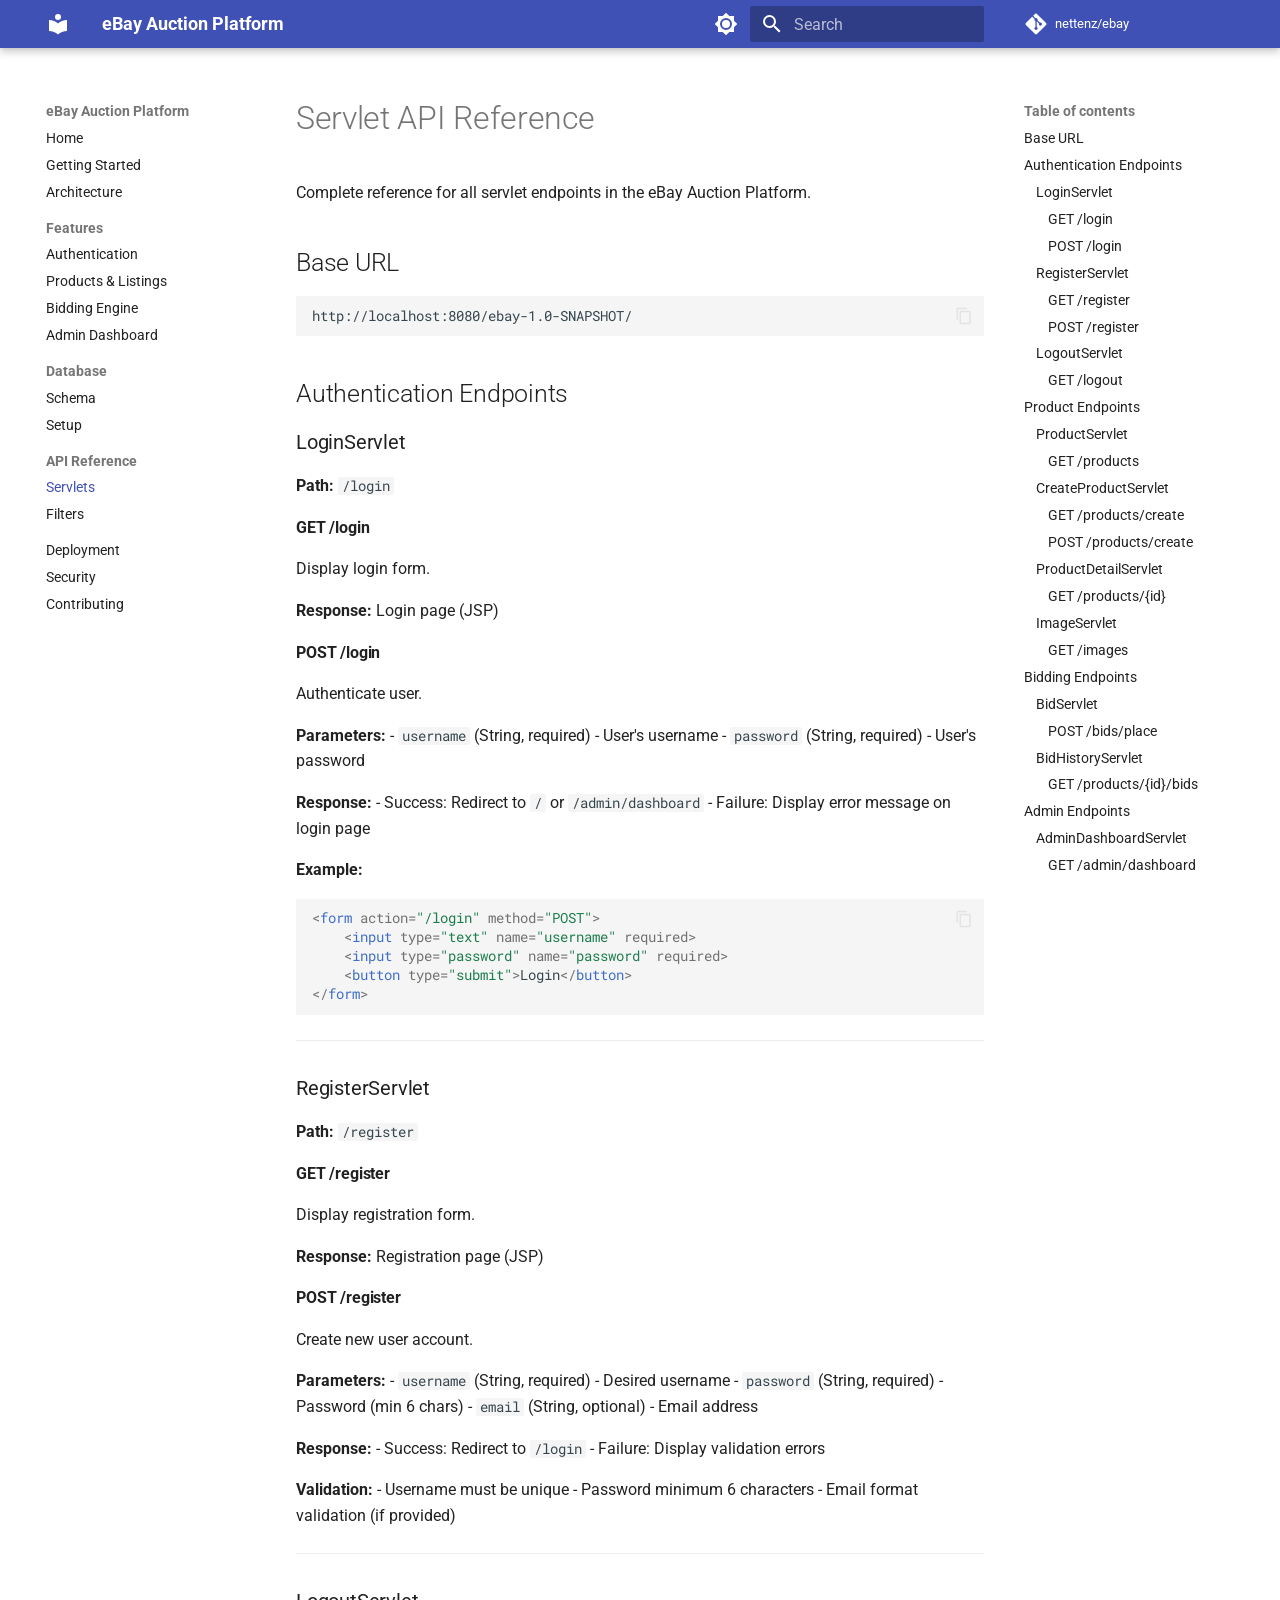
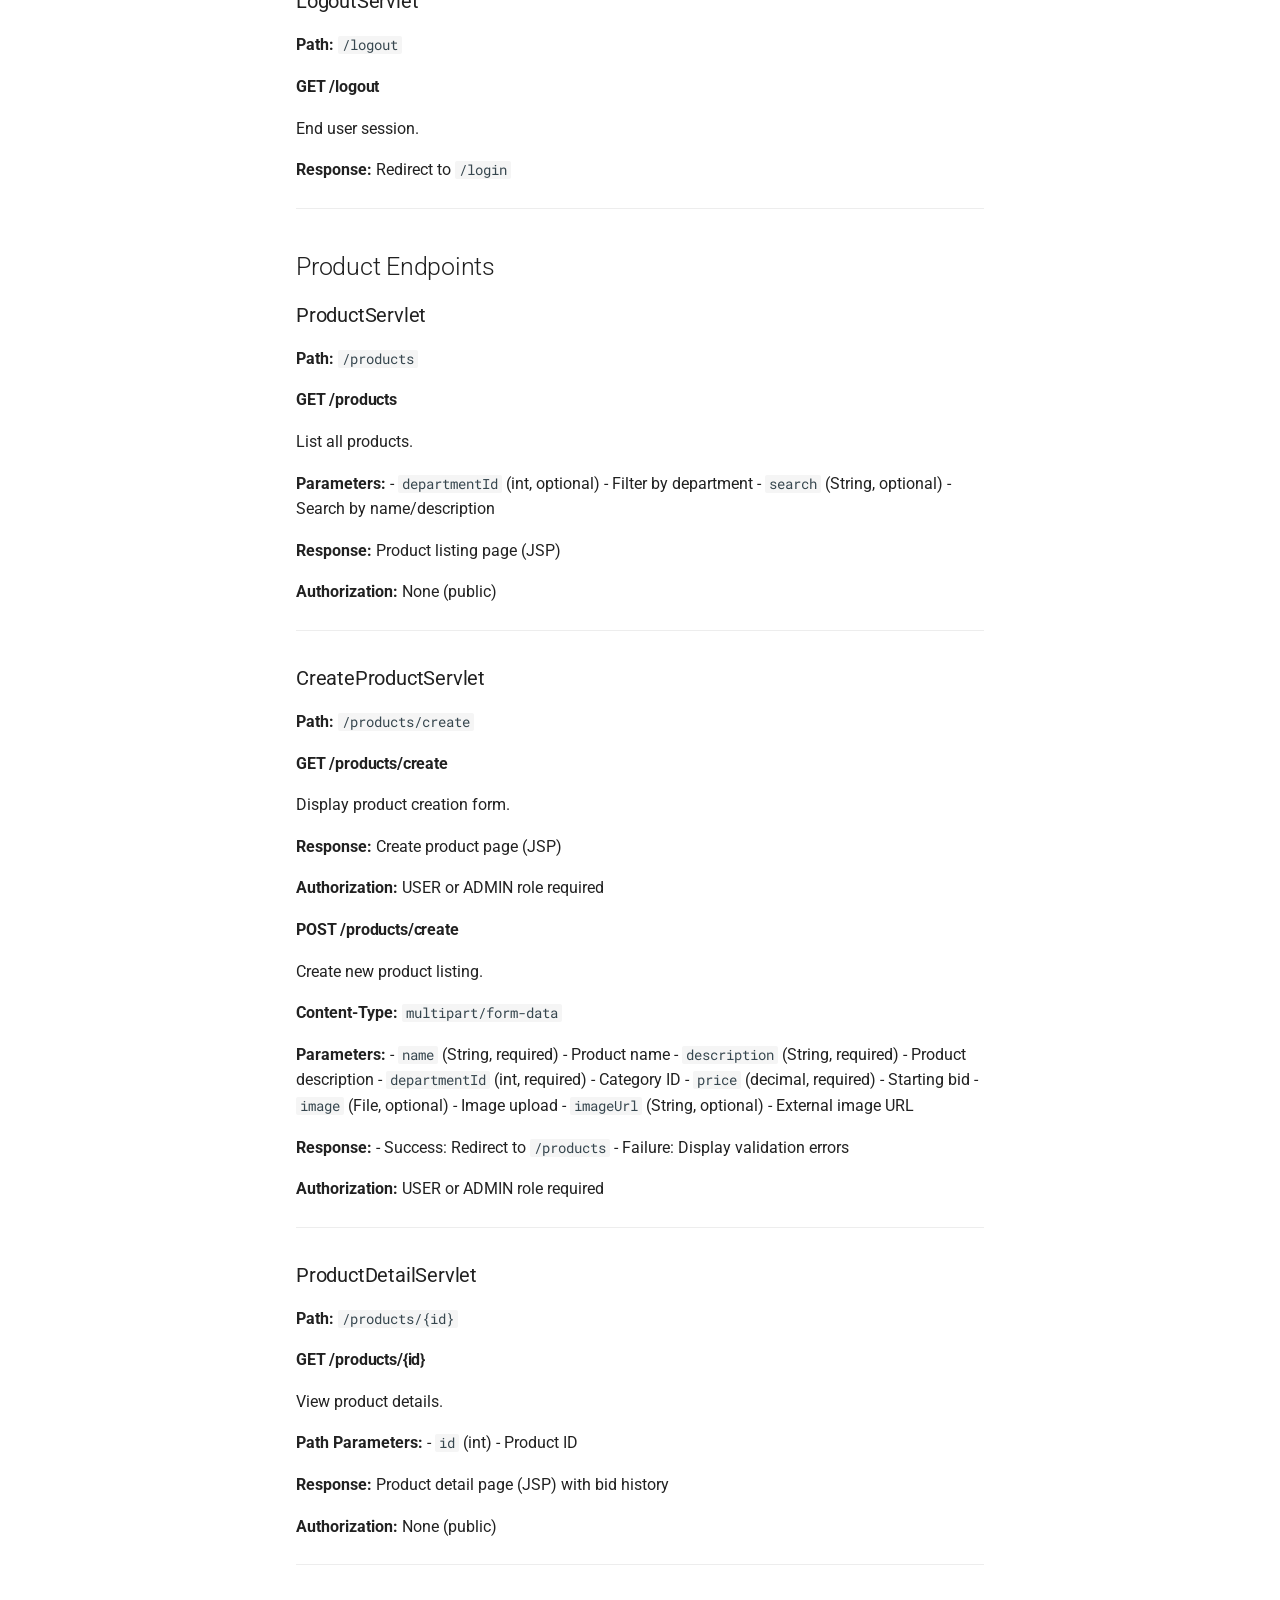
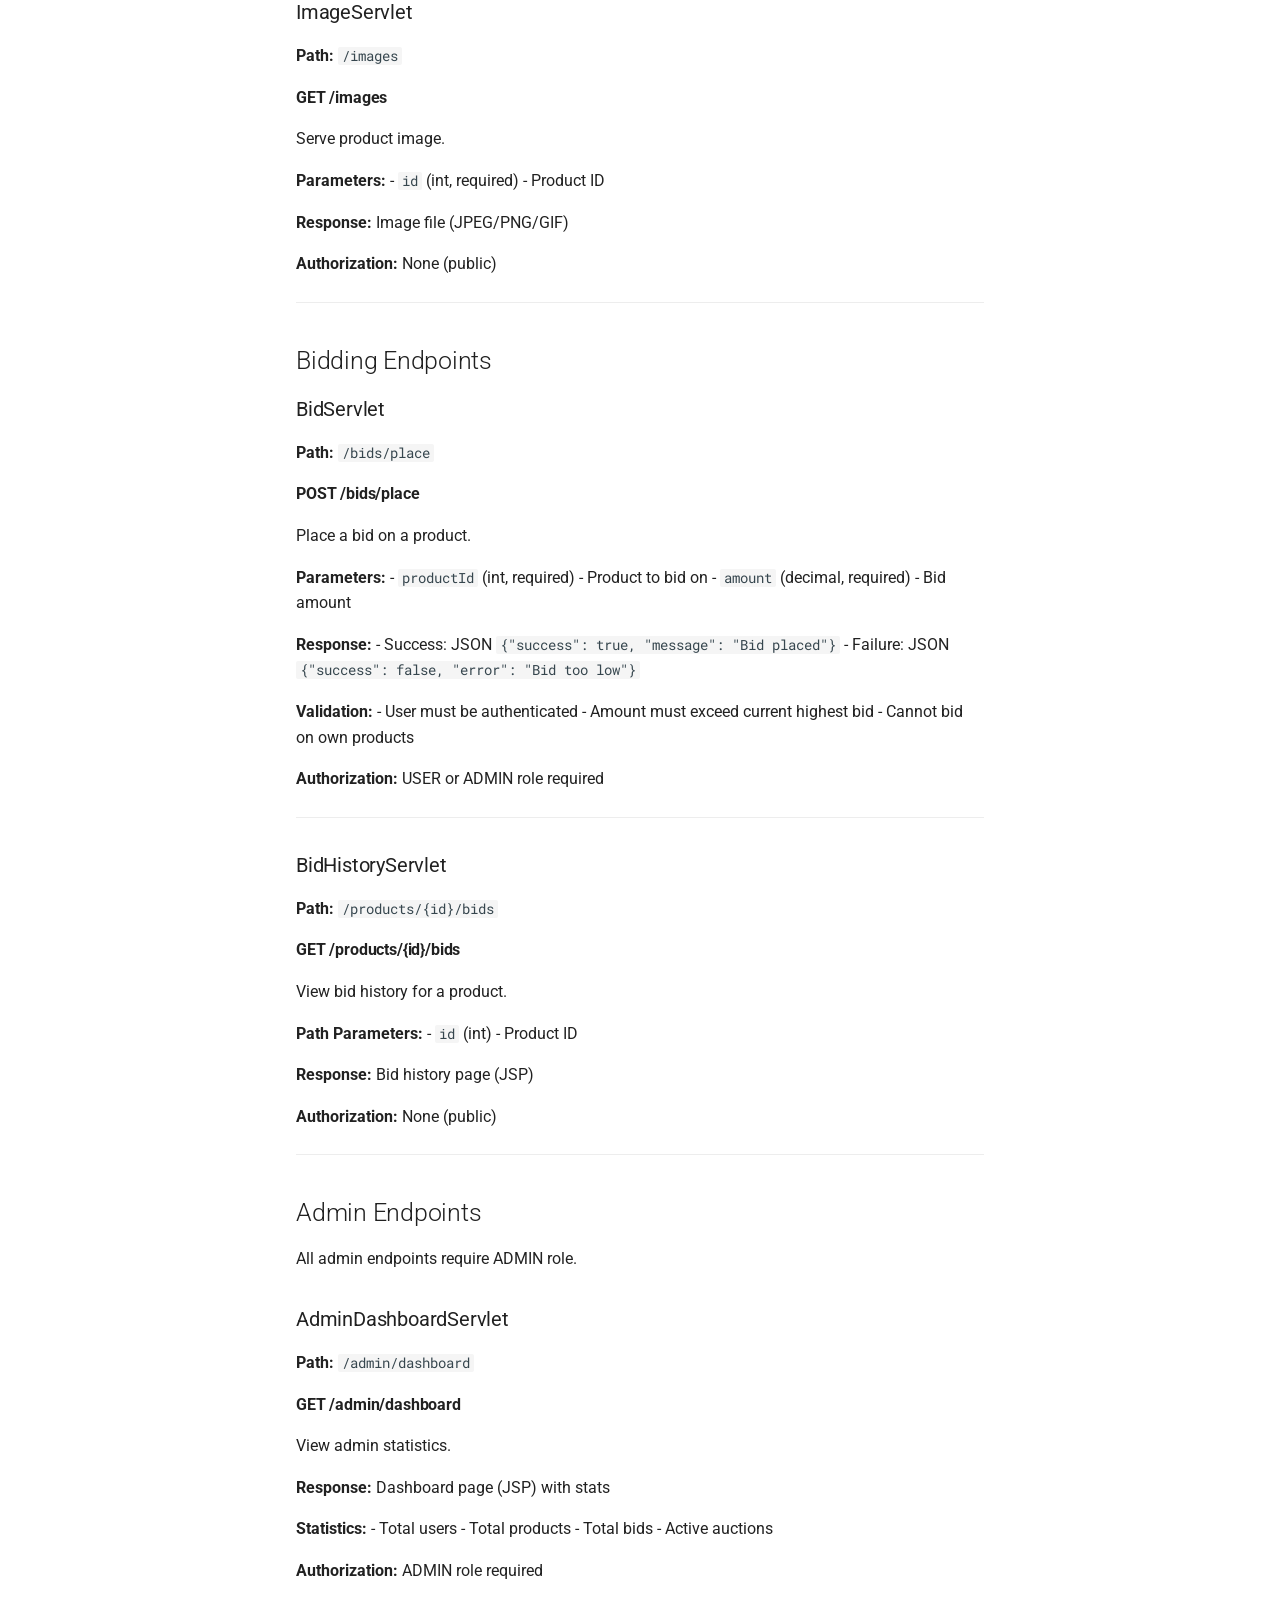
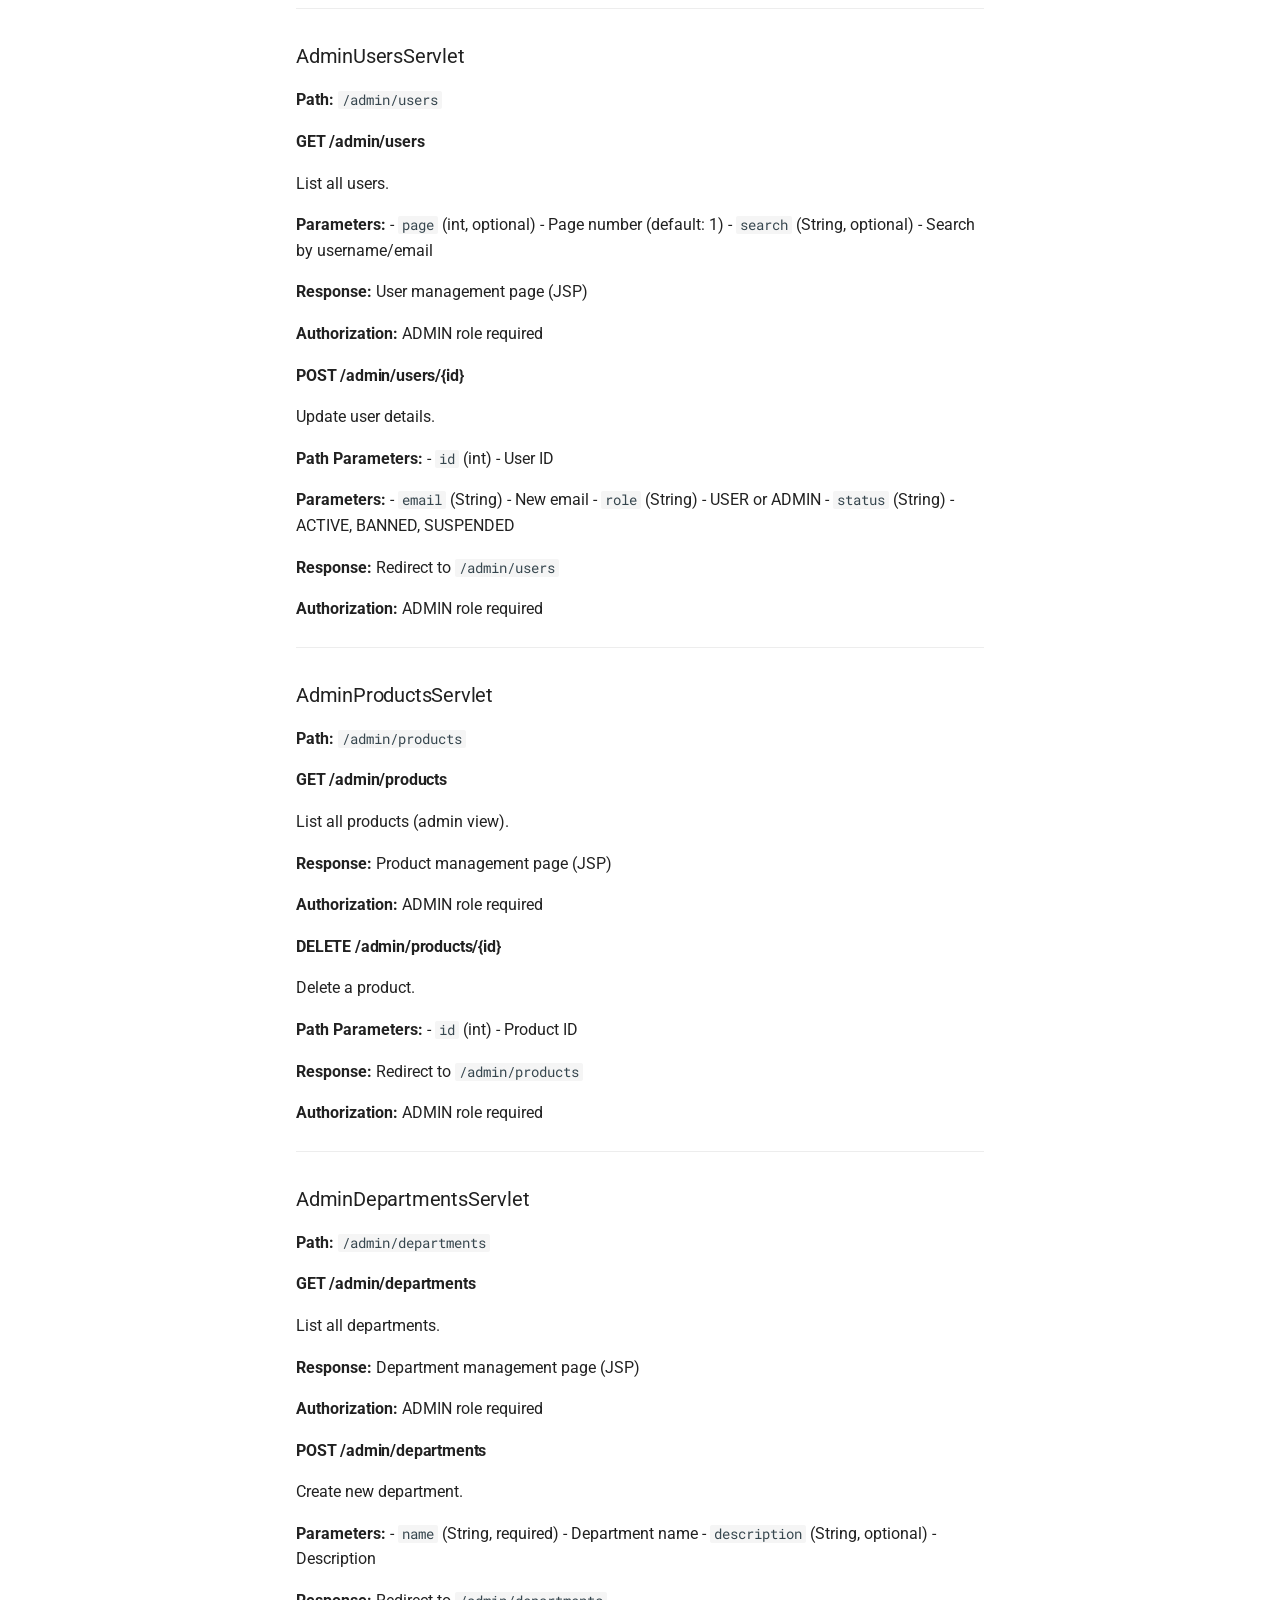
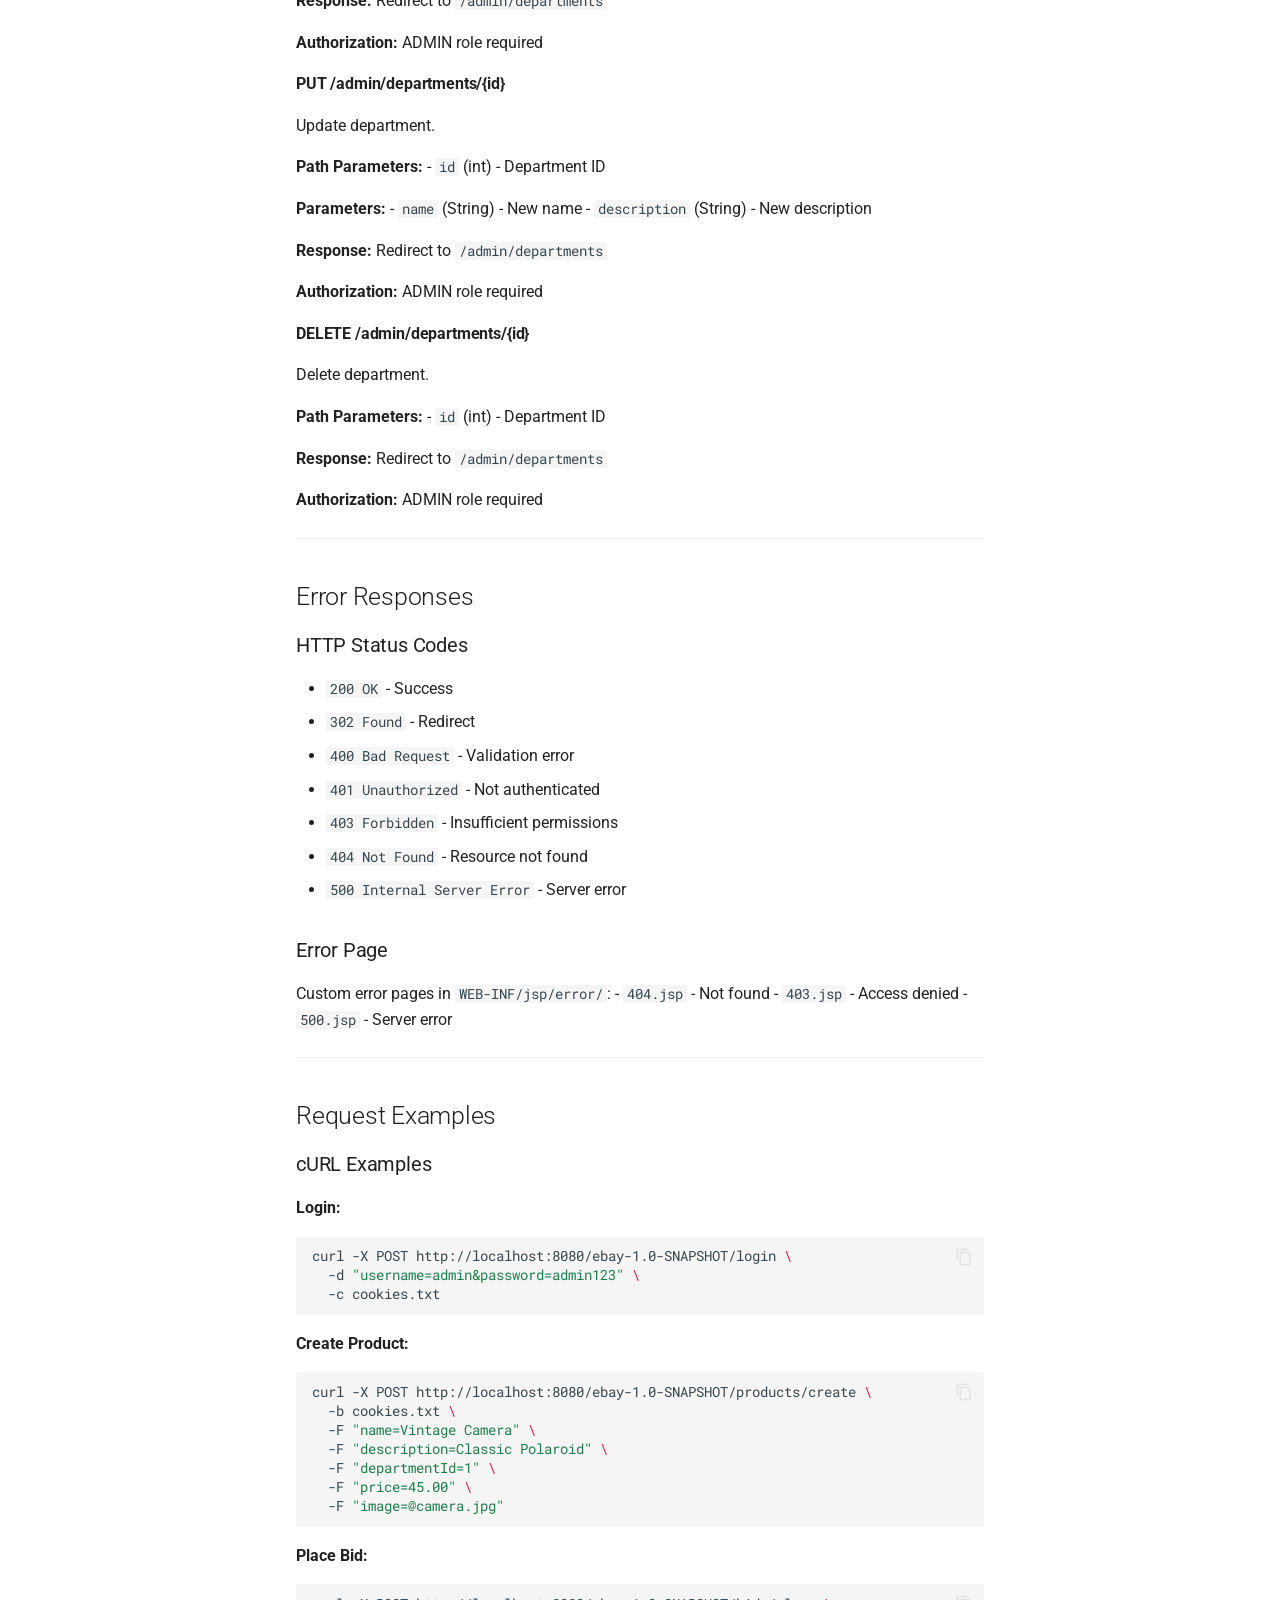
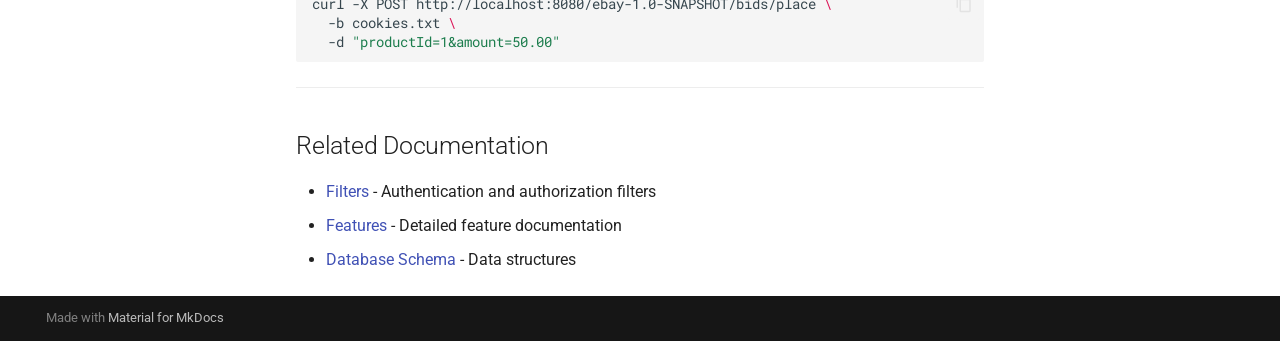
<file: api/servlets/index.html>
<!doctype html>
<html lang="en" class="no-js">
  <head>
    
      <meta charset="utf-8">
      <meta name="viewport" content="width=device-width,initial-scale=1">
      
        <meta name="description" content="Documentation for a Java-based auction web application built with Jakarta EE">
      
      
        <meta name="author" content="Emanuel">
      
      
      
        <link rel="prev" href="../../database/setup/">
      
      
        <link rel="next" href="../filters/">
      
      
        
      
      
      <link rel="icon" href="../../assets/images/favicon.png">
      <meta name="generator" content="mkdocs-1.6.1, mkdocs-material-9.7.1">
    
    
      
        <title>Servlets - eBay Auction Platform</title>
      
    
    
      <link rel="stylesheet" href="../../assets/stylesheets/main.484c7ddc.min.css">
      
        
        <link rel="stylesheet" href="../../assets/stylesheets/palette.ab4e12ef.min.css">
      
      


    
    
      
    
    
      
        
        
        <link rel="preconnect" href="https://fonts.gstatic.com" crossorigin>
        <link rel="stylesheet" href="https://fonts.googleapis.com/css?family=Roboto:300,300i,400,400i,700,700i%7CRoboto+Mono:400,400i,700,700i&display=fallback">
        <style>:root{--md-text-font:"Roboto";--md-code-font:"Roboto Mono"}</style>
      
    
    
    <script>__md_scope=new URL("../..",location),__md_hash=e=>[...e].reduce(((e,_)=>(e<<5)-e+_.charCodeAt(0)),0),__md_get=(e,_=localStorage,t=__md_scope)=>JSON.parse(_.getItem(t.pathname+"."+e)),__md_set=(e,_,t=localStorage,a=__md_scope)=>{try{t.setItem(a.pathname+"."+e,JSON.stringify(_))}catch(e){}}</script>
    
      

    
    
  </head>
  
  
    
    
      
    
    
    
    
    <body dir="ltr" data-md-color-scheme="default" data-md-color-primary="indigo" data-md-color-accent="indigo">
  
    
    <input class="md-toggle" data-md-toggle="drawer" type="checkbox" id="__drawer" autocomplete="off">
    <input class="md-toggle" data-md-toggle="search" type="checkbox" id="__search" autocomplete="off">
    <label class="md-overlay" for="__drawer"></label>
    <div data-md-component="skip">
      
        
        <a href="#servlet-api-reference" class="md-skip">
          Skip to content
        </a>
      
    </div>
    <div data-md-component="announce">
      
    </div>
    
    
      

  

<header class="md-header md-header--shadow" data-md-component="header">
  <nav class="md-header__inner md-grid" aria-label="Header">
    <a href="../.." title="eBay Auction Platform" class="md-header__button md-logo" aria-label="eBay Auction Platform" data-md-component="logo">
      
  
  <svg xmlns="http://www.w3.org/2000/svg" viewBox="0 0 24 24"><path d="M12 8a3 3 0 0 0 3-3 3 3 0 0 0-3-3 3 3 0 0 0-3 3 3 3 0 0 0 3 3m0 3.54C9.64 9.35 6.5 8 3 8v11c3.5 0 6.64 1.35 9 3.54 2.36-2.19 5.5-3.54 9-3.54V8c-3.5 0-6.64 1.35-9 3.54"/></svg>

    </a>
    <label class="md-header__button md-icon" for="__drawer">
      
      <svg xmlns="http://www.w3.org/2000/svg" viewBox="0 0 24 24"><path d="M3 6h18v2H3zm0 5h18v2H3zm0 5h18v2H3z"/></svg>
    </label>
    <div class="md-header__title" data-md-component="header-title">
      <div class="md-header__ellipsis">
        <div class="md-header__topic">
          <span class="md-ellipsis">
            eBay Auction Platform
          </span>
        </div>
        <div class="md-header__topic" data-md-component="header-topic">
          <span class="md-ellipsis">
            
              Servlets
            
          </span>
        </div>
      </div>
    </div>
    
      
        <form class="md-header__option" data-md-component="palette">
  
    
    
    
    <input class="md-option" data-md-color-media="" data-md-color-scheme="default" data-md-color-primary="indigo" data-md-color-accent="indigo"  aria-label="Switch to dark mode"  type="radio" name="__palette" id="__palette_0">
    
      <label class="md-header__button md-icon" title="Switch to dark mode" for="__palette_1" hidden>
        <svg xmlns="http://www.w3.org/2000/svg" viewBox="0 0 24 24"><path d="M12 8a4 4 0 0 0-4 4 4 4 0 0 0 4 4 4 4 0 0 0 4-4 4 4 0 0 0-4-4m0 10a6 6 0 0 1-6-6 6 6 0 0 1 6-6 6 6 0 0 1 6 6 6 6 0 0 1-6 6m8-9.31V4h-4.69L12 .69 8.69 4H4v4.69L.69 12 4 15.31V20h4.69L12 23.31 15.31 20H20v-4.69L23.31 12z"/></svg>
      </label>
    
  
    
    
    
    <input class="md-option" data-md-color-media="" data-md-color-scheme="slate" data-md-color-primary="indigo" data-md-color-accent="indigo"  aria-label="Switch to light mode"  type="radio" name="__palette" id="__palette_1">
    
      <label class="md-header__button md-icon" title="Switch to light mode" for="__palette_0" hidden>
        <svg xmlns="http://www.w3.org/2000/svg" viewBox="0 0 24 24"><path d="M12 18c-.89 0-1.74-.2-2.5-.55C11.56 16.5 13 14.42 13 12s-1.44-4.5-3.5-5.45C10.26 6.2 11.11 6 12 6a6 6 0 0 1 6 6 6 6 0 0 1-6 6m8-9.31V4h-4.69L12 .69 8.69 4H4v4.69L.69 12 4 15.31V20h4.69L12 23.31 15.31 20H20v-4.69L23.31 12z"/></svg>
      </label>
    
  
</form>
      
    
    
      <script>var palette=__md_get("__palette");if(palette&&palette.color){if("(prefers-color-scheme)"===palette.color.media){var media=matchMedia("(prefers-color-scheme: light)"),input=document.querySelector(media.matches?"[data-md-color-media='(prefers-color-scheme: light)']":"[data-md-color-media='(prefers-color-scheme: dark)']");palette.color.media=input.getAttribute("data-md-color-media"),palette.color.scheme=input.getAttribute("data-md-color-scheme"),palette.color.primary=input.getAttribute("data-md-color-primary"),palette.color.accent=input.getAttribute("data-md-color-accent")}for(var[key,value]of Object.entries(palette.color))document.body.setAttribute("data-md-color-"+key,value)}</script>
    
    
    
      
      
        <label class="md-header__button md-icon" for="__search">
          
          <svg xmlns="http://www.w3.org/2000/svg" viewBox="0 0 24 24"><path d="M9.5 3A6.5 6.5 0 0 1 16 9.5c0 1.61-.59 3.09-1.56 4.23l.27.27h.79l5 5-1.5 1.5-5-5v-.79l-.27-.27A6.52 6.52 0 0 1 9.5 16 6.5 6.5 0 0 1 3 9.5 6.5 6.5 0 0 1 9.5 3m0 2C7 5 5 7 5 9.5S7 14 9.5 14 14 12 14 9.5 12 5 9.5 5"/></svg>
        </label>
        <div class="md-search" data-md-component="search" role="dialog">
  <label class="md-search__overlay" for="__search"></label>
  <div class="md-search__inner" role="search">
    <form class="md-search__form" name="search">
      <input type="text" class="md-search__input" name="query" aria-label="Search" placeholder="Search" autocapitalize="off" autocorrect="off" autocomplete="off" spellcheck="false" data-md-component="search-query" required>
      <label class="md-search__icon md-icon" for="__search">
        
        <svg xmlns="http://www.w3.org/2000/svg" viewBox="0 0 24 24"><path d="M9.5 3A6.5 6.5 0 0 1 16 9.5c0 1.61-.59 3.09-1.56 4.23l.27.27h.79l5 5-1.5 1.5-5-5v-.79l-.27-.27A6.52 6.52 0 0 1 9.5 16 6.5 6.5 0 0 1 3 9.5 6.5 6.5 0 0 1 9.5 3m0 2C7 5 5 7 5 9.5S7 14 9.5 14 14 12 14 9.5 12 5 9.5 5"/></svg>
        
        <svg xmlns="http://www.w3.org/2000/svg" viewBox="0 0 24 24"><path d="M20 11v2H8l5.5 5.5-1.42 1.42L4.16 12l7.92-7.92L13.5 5.5 8 11z"/></svg>
      </label>
      <nav class="md-search__options" aria-label="Search">
        
        <button type="reset" class="md-search__icon md-icon" title="Clear" aria-label="Clear" tabindex="-1">
          
          <svg xmlns="http://www.w3.org/2000/svg" viewBox="0 0 24 24"><path d="M19 6.41 17.59 5 12 10.59 6.41 5 5 6.41 10.59 12 5 17.59 6.41 19 12 13.41 17.59 19 19 17.59 13.41 12z"/></svg>
        </button>
      </nav>
      
        <div class="md-search__suggest" data-md-component="search-suggest"></div>
      
    </form>
    <div class="md-search__output">
      <div class="md-search__scrollwrap" tabindex="0" data-md-scrollfix>
        <div class="md-search-result" data-md-component="search-result">
          <div class="md-search-result__meta">
            Initializing search
          </div>
          <ol class="md-search-result__list" role="presentation"></ol>
        </div>
      </div>
    </div>
  </div>
</div>
      
    
    
      <div class="md-header__source">
        <a href="https://github.com/nettenz/ebay" title="Go to repository" class="md-source" data-md-component="source">
  <div class="md-source__icon md-icon">
    
    <svg xmlns="http://www.w3.org/2000/svg" viewBox="0 0 448 512"><!--! Font Awesome Free 7.1.0 by @fontawesome - https://fontawesome.com License - https://fontawesome.com/license/free (Icons: CC BY 4.0, Fonts: SIL OFL 1.1, Code: MIT License) Copyright 2025 Fonticons, Inc.--><path d="M439.6 236.1 244 40.5c-5.4-5.5-12.8-8.5-20.4-8.5s-15 3-20.4 8.4L162.5 81l51.5 51.5c27.1-9.1 52.7 16.8 43.4 43.7l49.7 49.7c34.2-11.8 61.2 31 35.5 56.7-26.5 26.5-70.2-2.9-56-37.3L240.3 199v121.9c25.3 12.5 22.3 41.8 9.1 55-6.4 6.4-15.2 10.1-24.3 10.1s-17.8-3.6-24.3-10.1c-17.6-17.6-11.1-46.9 11.2-56v-123c-20.8-8.5-24.6-30.7-18.6-45L142.6 101 8.5 235.1C3 240.6 0 247.9 0 255.5s3 15 8.5 20.4l195.6 195.7c5.4 5.4 12.7 8.4 20.4 8.4s15-3 20.4-8.4l194.7-194.7c5.4-5.4 8.4-12.8 8.4-20.4s-3-15-8.4-20.4"/></svg>
  </div>
  <div class="md-source__repository">
    nettenz/ebay
  </div>
</a>
      </div>
    
  </nav>
  
</header>
    
    <div class="md-container" data-md-component="container">
      
      
        
          
        
      
      <main class="md-main" data-md-component="main">
        <div class="md-main__inner md-grid">
          
            
              
              <div class="md-sidebar md-sidebar--primary" data-md-component="sidebar" data-md-type="navigation" >
                <div class="md-sidebar__scrollwrap">
                  <div class="md-sidebar__inner">
                    



<nav class="md-nav md-nav--primary" aria-label="Navigation" data-md-level="0">
  <label class="md-nav__title" for="__drawer">
    <a href="../.." title="eBay Auction Platform" class="md-nav__button md-logo" aria-label="eBay Auction Platform" data-md-component="logo">
      
  
  <svg xmlns="http://www.w3.org/2000/svg" viewBox="0 0 24 24"><path d="M12 8a3 3 0 0 0 3-3 3 3 0 0 0-3-3 3 3 0 0 0-3 3 3 3 0 0 0 3 3m0 3.54C9.64 9.35 6.5 8 3 8v11c3.5 0 6.64 1.35 9 3.54 2.36-2.19 5.5-3.54 9-3.54V8c-3.5 0-6.64 1.35-9 3.54"/></svg>

    </a>
    eBay Auction Platform
  </label>
  
    <div class="md-nav__source">
      <a href="https://github.com/nettenz/ebay" title="Go to repository" class="md-source" data-md-component="source">
  <div class="md-source__icon md-icon">
    
    <svg xmlns="http://www.w3.org/2000/svg" viewBox="0 0 448 512"><!--! Font Awesome Free 7.1.0 by @fontawesome - https://fontawesome.com License - https://fontawesome.com/license/free (Icons: CC BY 4.0, Fonts: SIL OFL 1.1, Code: MIT License) Copyright 2025 Fonticons, Inc.--><path d="M439.6 236.1 244 40.5c-5.4-5.5-12.8-8.5-20.4-8.5s-15 3-20.4 8.4L162.5 81l51.5 51.5c27.1-9.1 52.7 16.8 43.4 43.7l49.7 49.7c34.2-11.8 61.2 31 35.5 56.7-26.5 26.5-70.2-2.9-56-37.3L240.3 199v121.9c25.3 12.5 22.3 41.8 9.1 55-6.4 6.4-15.2 10.1-24.3 10.1s-17.8-3.6-24.3-10.1c-17.6-17.6-11.1-46.9 11.2-56v-123c-20.8-8.5-24.6-30.7-18.6-45L142.6 101 8.5 235.1C3 240.6 0 247.9 0 255.5s3 15 8.5 20.4l195.6 195.7c5.4 5.4 12.7 8.4 20.4 8.4s15-3 20.4-8.4l194.7-194.7c5.4-5.4 8.4-12.8 8.4-20.4s-3-15-8.4-20.4"/></svg>
  </div>
  <div class="md-source__repository">
    nettenz/ebay
  </div>
</a>
    </div>
  
  <ul class="md-nav__list" data-md-scrollfix>
    
      
      
  
  
  
  
    <li class="md-nav__item">
      <a href="../.." class="md-nav__link">
        
  
  
  <span class="md-ellipsis">
    
  
    Home
  

    
  </span>
  
  

      </a>
    </li>
  

    
      
      
  
  
  
  
    <li class="md-nav__item">
      <a href="../../getting-started/" class="md-nav__link">
        
  
  
  <span class="md-ellipsis">
    
  
    Getting Started
  

    
  </span>
  
  

      </a>
    </li>
  

    
      
      
  
  
  
  
    <li class="md-nav__item">
      <a href="../../architecture/" class="md-nav__link">
        
  
  
  <span class="md-ellipsis">
    
  
    Architecture
  

    
  </span>
  
  

      </a>
    </li>
  

    
      
      
  
  
  
  
    
    
    
    
      
        
        
      
    
    
    <li class="md-nav__item md-nav__item--section md-nav__item--nested">
      
        
        
          
        
        <input class="md-nav__toggle md-toggle md-toggle--indeterminate" type="checkbox" id="__nav_4" >
        
          
          <label class="md-nav__link" for="__nav_4" id="__nav_4_label" tabindex="">
            
  
  
  <span class="md-ellipsis">
    
  
    Features
  

    
  </span>
  
  

            <span class="md-nav__icon md-icon"></span>
          </label>
        
        <nav class="md-nav" data-md-level="1" aria-labelledby="__nav_4_label" aria-expanded="false">
          <label class="md-nav__title" for="__nav_4">
            <span class="md-nav__icon md-icon"></span>
            
  
    Features
  

          </label>
          <ul class="md-nav__list" data-md-scrollfix>
            
              
                
  
  
  
  
    <li class="md-nav__item">
      <a href="../../features/authentication/" class="md-nav__link">
        
  
  
  <span class="md-ellipsis">
    
  
    Authentication
  

    
  </span>
  
  

      </a>
    </li>
  

              
            
              
                
  
  
  
  
    <li class="md-nav__item">
      <a href="../../features/products/" class="md-nav__link">
        
  
  
  <span class="md-ellipsis">
    
  
    Products & Listings
  

    
  </span>
  
  

      </a>
    </li>
  

              
            
              
                
  
  
  
  
    <li class="md-nav__item">
      <a href="../../features/bidding/" class="md-nav__link">
        
  
  
  <span class="md-ellipsis">
    
  
    Bidding Engine
  

    
  </span>
  
  

      </a>
    </li>
  

              
            
              
                
  
  
  
  
    <li class="md-nav__item">
      <a href="../../features/admin/" class="md-nav__link">
        
  
  
  <span class="md-ellipsis">
    
  
    Admin Dashboard
  

    
  </span>
  
  

      </a>
    </li>
  

              
            
          </ul>
        </nav>
      
    </li>
  

    
      
      
  
  
  
  
    
    
    
    
      
        
        
      
    
    
    <li class="md-nav__item md-nav__item--section md-nav__item--nested">
      
        
        
          
        
        <input class="md-nav__toggle md-toggle md-toggle--indeterminate" type="checkbox" id="__nav_5" >
        
          
          <label class="md-nav__link" for="__nav_5" id="__nav_5_label" tabindex="">
            
  
  
  <span class="md-ellipsis">
    
  
    Database
  

    
  </span>
  
  

            <span class="md-nav__icon md-icon"></span>
          </label>
        
        <nav class="md-nav" data-md-level="1" aria-labelledby="__nav_5_label" aria-expanded="false">
          <label class="md-nav__title" for="__nav_5">
            <span class="md-nav__icon md-icon"></span>
            
  
    Database
  

          </label>
          <ul class="md-nav__list" data-md-scrollfix>
            
              
                
  
  
  
  
    <li class="md-nav__item">
      <a href="../../database/schema/" class="md-nav__link">
        
  
  
  <span class="md-ellipsis">
    
  
    Schema
  

    
  </span>
  
  

      </a>
    </li>
  

              
            
              
                
  
  
  
  
    <li class="md-nav__item">
      <a href="../../database/setup/" class="md-nav__link">
        
  
  
  <span class="md-ellipsis">
    
  
    Setup
  

    
  </span>
  
  

      </a>
    </li>
  

              
            
          </ul>
        </nav>
      
    </li>
  

    
      
      
  
  
    
  
  
  
    
    
    
    
      
        
        
      
    
    
    <li class="md-nav__item md-nav__item--active md-nav__item--section md-nav__item--nested">
      
        
        
        <input class="md-nav__toggle md-toggle " type="checkbox" id="__nav_6" checked>
        
          
          <label class="md-nav__link" for="__nav_6" id="__nav_6_label" tabindex="">
            
  
  
  <span class="md-ellipsis">
    
  
    API Reference
  

    
  </span>
  
  

            <span class="md-nav__icon md-icon"></span>
          </label>
        
        <nav class="md-nav" data-md-level="1" aria-labelledby="__nav_6_label" aria-expanded="true">
          <label class="md-nav__title" for="__nav_6">
            <span class="md-nav__icon md-icon"></span>
            
  
    API Reference
  

          </label>
          <ul class="md-nav__list" data-md-scrollfix>
            
              
                
  
  
    
  
  
  
    <li class="md-nav__item md-nav__item--active">
      
      <input class="md-nav__toggle md-toggle" type="checkbox" id="__toc">
      
      
        
      
      
        <label class="md-nav__link md-nav__link--active" for="__toc">
          
  
  
  <span class="md-ellipsis">
    
  
    Servlets
  

    
  </span>
  
  

          <span class="md-nav__icon md-icon"></span>
        </label>
      
      <a href="./" class="md-nav__link md-nav__link--active">
        
  
  
  <span class="md-ellipsis">
    
  
    Servlets
  

    
  </span>
  
  

      </a>
      
        

<nav class="md-nav md-nav--secondary" aria-label="Table of contents">
  
  
  
    
  
  
    <label class="md-nav__title" for="__toc">
      <span class="md-nav__icon md-icon"></span>
      Table of contents
    </label>
    <ul class="md-nav__list" data-md-component="toc" data-md-scrollfix>
      
        <li class="md-nav__item">
  <a href="#base-url" class="md-nav__link">
    <span class="md-ellipsis">
      
        Base URL
      
    </span>
  </a>
  
</li>
      
        <li class="md-nav__item">
  <a href="#authentication-endpoints" class="md-nav__link">
    <span class="md-ellipsis">
      
        Authentication Endpoints
      
    </span>
  </a>
  
    <nav class="md-nav" aria-label="Authentication Endpoints">
      <ul class="md-nav__list">
        
          <li class="md-nav__item">
  <a href="#loginservlet" class="md-nav__link">
    <span class="md-ellipsis">
      
        LoginServlet
      
    </span>
  </a>
  
    <nav class="md-nav" aria-label="LoginServlet">
      <ul class="md-nav__list">
        
          <li class="md-nav__item">
  <a href="#get-login" class="md-nav__link">
    <span class="md-ellipsis">
      
        GET /login
      
    </span>
  </a>
  
</li>
        
          <li class="md-nav__item">
  <a href="#post-login" class="md-nav__link">
    <span class="md-ellipsis">
      
        POST /login
      
    </span>
  </a>
  
</li>
        
      </ul>
    </nav>
  
</li>
        
          <li class="md-nav__item">
  <a href="#registerservlet" class="md-nav__link">
    <span class="md-ellipsis">
      
        RegisterServlet
      
    </span>
  </a>
  
    <nav class="md-nav" aria-label="RegisterServlet">
      <ul class="md-nav__list">
        
          <li class="md-nav__item">
  <a href="#get-register" class="md-nav__link">
    <span class="md-ellipsis">
      
        GET /register
      
    </span>
  </a>
  
</li>
        
          <li class="md-nav__item">
  <a href="#post-register" class="md-nav__link">
    <span class="md-ellipsis">
      
        POST /register
      
    </span>
  </a>
  
</li>
        
      </ul>
    </nav>
  
</li>
        
          <li class="md-nav__item">
  <a href="#logoutservlet" class="md-nav__link">
    <span class="md-ellipsis">
      
        LogoutServlet
      
    </span>
  </a>
  
    <nav class="md-nav" aria-label="LogoutServlet">
      <ul class="md-nav__list">
        
          <li class="md-nav__item">
  <a href="#get-logout" class="md-nav__link">
    <span class="md-ellipsis">
      
        GET /logout
      
    </span>
  </a>
  
</li>
        
      </ul>
    </nav>
  
</li>
        
      </ul>
    </nav>
  
</li>
      
        <li class="md-nav__item">
  <a href="#product-endpoints" class="md-nav__link">
    <span class="md-ellipsis">
      
        Product Endpoints
      
    </span>
  </a>
  
    <nav class="md-nav" aria-label="Product Endpoints">
      <ul class="md-nav__list">
        
          <li class="md-nav__item">
  <a href="#productservlet" class="md-nav__link">
    <span class="md-ellipsis">
      
        ProductServlet
      
    </span>
  </a>
  
    <nav class="md-nav" aria-label="ProductServlet">
      <ul class="md-nav__list">
        
          <li class="md-nav__item">
  <a href="#get-products" class="md-nav__link">
    <span class="md-ellipsis">
      
        GET /products
      
    </span>
  </a>
  
</li>
        
      </ul>
    </nav>
  
</li>
        
          <li class="md-nav__item">
  <a href="#createproductservlet" class="md-nav__link">
    <span class="md-ellipsis">
      
        CreateProductServlet
      
    </span>
  </a>
  
    <nav class="md-nav" aria-label="CreateProductServlet">
      <ul class="md-nav__list">
        
          <li class="md-nav__item">
  <a href="#get-productscreate" class="md-nav__link">
    <span class="md-ellipsis">
      
        GET /products/create
      
    </span>
  </a>
  
</li>
        
          <li class="md-nav__item">
  <a href="#post-productscreate" class="md-nav__link">
    <span class="md-ellipsis">
      
        POST /products/create
      
    </span>
  </a>
  
</li>
        
      </ul>
    </nav>
  
</li>
        
          <li class="md-nav__item">
  <a href="#productdetailservlet" class="md-nav__link">
    <span class="md-ellipsis">
      
        ProductDetailServlet
      
    </span>
  </a>
  
    <nav class="md-nav" aria-label="ProductDetailServlet">
      <ul class="md-nav__list">
        
          <li class="md-nav__item">
  <a href="#get-productsid" class="md-nav__link">
    <span class="md-ellipsis">
      
        GET /products/{id}
      
    </span>
  </a>
  
</li>
        
      </ul>
    </nav>
  
</li>
        
          <li class="md-nav__item">
  <a href="#imageservlet" class="md-nav__link">
    <span class="md-ellipsis">
      
        ImageServlet
      
    </span>
  </a>
  
    <nav class="md-nav" aria-label="ImageServlet">
      <ul class="md-nav__list">
        
          <li class="md-nav__item">
  <a href="#get-images" class="md-nav__link">
    <span class="md-ellipsis">
      
        GET /images
      
    </span>
  </a>
  
</li>
        
      </ul>
    </nav>
  
</li>
        
      </ul>
    </nav>
  
</li>
      
        <li class="md-nav__item">
  <a href="#bidding-endpoints" class="md-nav__link">
    <span class="md-ellipsis">
      
        Bidding Endpoints
      
    </span>
  </a>
  
    <nav class="md-nav" aria-label="Bidding Endpoints">
      <ul class="md-nav__list">
        
          <li class="md-nav__item">
  <a href="#bidservlet" class="md-nav__link">
    <span class="md-ellipsis">
      
        BidServlet
      
    </span>
  </a>
  
    <nav class="md-nav" aria-label="BidServlet">
      <ul class="md-nav__list">
        
          <li class="md-nav__item">
  <a href="#post-bidsplace" class="md-nav__link">
    <span class="md-ellipsis">
      
        POST /bids/place
      
    </span>
  </a>
  
</li>
        
      </ul>
    </nav>
  
</li>
        
          <li class="md-nav__item">
  <a href="#bidhistoryservlet" class="md-nav__link">
    <span class="md-ellipsis">
      
        BidHistoryServlet
      
    </span>
  </a>
  
    <nav class="md-nav" aria-label="BidHistoryServlet">
      <ul class="md-nav__list">
        
          <li class="md-nav__item">
  <a href="#get-productsidbids" class="md-nav__link">
    <span class="md-ellipsis">
      
        GET /products/{id}/bids
      
    </span>
  </a>
  
</li>
        
      </ul>
    </nav>
  
</li>
        
      </ul>
    </nav>
  
</li>
      
        <li class="md-nav__item">
  <a href="#admin-endpoints" class="md-nav__link">
    <span class="md-ellipsis">
      
        Admin Endpoints
      
    </span>
  </a>
  
    <nav class="md-nav" aria-label="Admin Endpoints">
      <ul class="md-nav__list">
        
          <li class="md-nav__item">
  <a href="#admindashboardservlet" class="md-nav__link">
    <span class="md-ellipsis">
      
        AdminDashboardServlet
      
    </span>
  </a>
  
    <nav class="md-nav" aria-label="AdminDashboardServlet">
      <ul class="md-nav__list">
        
          <li class="md-nav__item">
  <a href="#get-admindashboard" class="md-nav__link">
    <span class="md-ellipsis">
      
        GET /admin/dashboard
      
    </span>
  </a>
  
</li>
        
      </ul>
    </nav>
  
</li>
        
          <li class="md-nav__item">
  <a href="#adminusersservlet" class="md-nav__link">
    <span class="md-ellipsis">
      
        AdminUsersServlet
      
    </span>
  </a>
  
    <nav class="md-nav" aria-label="AdminUsersServlet">
      <ul class="md-nav__list">
        
          <li class="md-nav__item">
  <a href="#get-adminusers" class="md-nav__link">
    <span class="md-ellipsis">
      
        GET /admin/users
      
    </span>
  </a>
  
</li>
        
          <li class="md-nav__item">
  <a href="#post-adminusersid" class="md-nav__link">
    <span class="md-ellipsis">
      
        POST /admin/users/{id}
      
    </span>
  </a>
  
</li>
        
      </ul>
    </nav>
  
</li>
        
          <li class="md-nav__item">
  <a href="#adminproductsservlet" class="md-nav__link">
    <span class="md-ellipsis">
      
        AdminProductsServlet
      
    </span>
  </a>
  
    <nav class="md-nav" aria-label="AdminProductsServlet">
      <ul class="md-nav__list">
        
          <li class="md-nav__item">
  <a href="#get-adminproducts" class="md-nav__link">
    <span class="md-ellipsis">
      
        GET /admin/products
      
    </span>
  </a>
  
</li>
        
          <li class="md-nav__item">
  <a href="#delete-adminproductsid" class="md-nav__link">
    <span class="md-ellipsis">
      
        DELETE /admin/products/{id}
      
    </span>
  </a>
  
</li>
        
      </ul>
    </nav>
  
</li>
        
          <li class="md-nav__item">
  <a href="#admindepartmentsservlet" class="md-nav__link">
    <span class="md-ellipsis">
      
        AdminDepartmentsServlet
      
    </span>
  </a>
  
    <nav class="md-nav" aria-label="AdminDepartmentsServlet">
      <ul class="md-nav__list">
        
          <li class="md-nav__item">
  <a href="#get-admindepartments" class="md-nav__link">
    <span class="md-ellipsis">
      
        GET /admin/departments
      
    </span>
  </a>
  
</li>
        
          <li class="md-nav__item">
  <a href="#post-admindepartments" class="md-nav__link">
    <span class="md-ellipsis">
      
        POST /admin/departments
      
    </span>
  </a>
  
</li>
        
          <li class="md-nav__item">
  <a href="#put-admindepartmentsid" class="md-nav__link">
    <span class="md-ellipsis">
      
        PUT /admin/departments/{id}
      
    </span>
  </a>
  
</li>
        
          <li class="md-nav__item">
  <a href="#delete-admindepartmentsid" class="md-nav__link">
    <span class="md-ellipsis">
      
        DELETE /admin/departments/{id}
      
    </span>
  </a>
  
</li>
        
      </ul>
    </nav>
  
</li>
        
      </ul>
    </nav>
  
</li>
      
        <li class="md-nav__item">
  <a href="#error-responses" class="md-nav__link">
    <span class="md-ellipsis">
      
        Error Responses
      
    </span>
  </a>
  
    <nav class="md-nav" aria-label="Error Responses">
      <ul class="md-nav__list">
        
          <li class="md-nav__item">
  <a href="#http-status-codes" class="md-nav__link">
    <span class="md-ellipsis">
      
        HTTP Status Codes
      
    </span>
  </a>
  
</li>
        
          <li class="md-nav__item">
  <a href="#error-page" class="md-nav__link">
    <span class="md-ellipsis">
      
        Error Page
      
    </span>
  </a>
  
</li>
        
      </ul>
    </nav>
  
</li>
      
        <li class="md-nav__item">
  <a href="#request-examples" class="md-nav__link">
    <span class="md-ellipsis">
      
        Request Examples
      
    </span>
  </a>
  
    <nav class="md-nav" aria-label="Request Examples">
      <ul class="md-nav__list">
        
          <li class="md-nav__item">
  <a href="#curl-examples" class="md-nav__link">
    <span class="md-ellipsis">
      
        cURL Examples
      
    </span>
  </a>
  
</li>
        
      </ul>
    </nav>
  
</li>
      
        <li class="md-nav__item">
  <a href="#related-documentation" class="md-nav__link">
    <span class="md-ellipsis">
      
        Related Documentation
      
    </span>
  </a>
  
</li>
      
    </ul>
  
</nav>
      
    </li>
  

              
            
              
                
  
  
  
  
    <li class="md-nav__item">
      <a href="../filters/" class="md-nav__link">
        
  
  
  <span class="md-ellipsis">
    
  
    Filters
  

    
  </span>
  
  

      </a>
    </li>
  

              
            
          </ul>
        </nav>
      
    </li>
  

    
      
      
  
  
  
  
    <li class="md-nav__item">
      <a href="../../deployment/" class="md-nav__link">
        
  
  
  <span class="md-ellipsis">
    
  
    Deployment
  

    
  </span>
  
  

      </a>
    </li>
  

    
      
      
  
  
  
  
    <li class="md-nav__item">
      <a href="../../security/" class="md-nav__link">
        
  
  
  <span class="md-ellipsis">
    
  
    Security
  

    
  </span>
  
  

      </a>
    </li>
  

    
      
      
  
  
  
  
    <li class="md-nav__item">
      <a href="../../contributing/" class="md-nav__link">
        
  
  
  <span class="md-ellipsis">
    
  
    Contributing
  

    
  </span>
  
  

      </a>
    </li>
  

    
  </ul>
</nav>
                  </div>
                </div>
              </div>
            
            
              
              <div class="md-sidebar md-sidebar--secondary" data-md-component="sidebar" data-md-type="toc" >
                <div class="md-sidebar__scrollwrap">
                  <div class="md-sidebar__inner">
                    

<nav class="md-nav md-nav--secondary" aria-label="Table of contents">
  
  
  
    
  
  
    <label class="md-nav__title" for="__toc">
      <span class="md-nav__icon md-icon"></span>
      Table of contents
    </label>
    <ul class="md-nav__list" data-md-component="toc" data-md-scrollfix>
      
        <li class="md-nav__item">
  <a href="#base-url" class="md-nav__link">
    <span class="md-ellipsis">
      
        Base URL
      
    </span>
  </a>
  
</li>
      
        <li class="md-nav__item">
  <a href="#authentication-endpoints" class="md-nav__link">
    <span class="md-ellipsis">
      
        Authentication Endpoints
      
    </span>
  </a>
  
    <nav class="md-nav" aria-label="Authentication Endpoints">
      <ul class="md-nav__list">
        
          <li class="md-nav__item">
  <a href="#loginservlet" class="md-nav__link">
    <span class="md-ellipsis">
      
        LoginServlet
      
    </span>
  </a>
  
    <nav class="md-nav" aria-label="LoginServlet">
      <ul class="md-nav__list">
        
          <li class="md-nav__item">
  <a href="#get-login" class="md-nav__link">
    <span class="md-ellipsis">
      
        GET /login
      
    </span>
  </a>
  
</li>
        
          <li class="md-nav__item">
  <a href="#post-login" class="md-nav__link">
    <span class="md-ellipsis">
      
        POST /login
      
    </span>
  </a>
  
</li>
        
      </ul>
    </nav>
  
</li>
        
          <li class="md-nav__item">
  <a href="#registerservlet" class="md-nav__link">
    <span class="md-ellipsis">
      
        RegisterServlet
      
    </span>
  </a>
  
    <nav class="md-nav" aria-label="RegisterServlet">
      <ul class="md-nav__list">
        
          <li class="md-nav__item">
  <a href="#get-register" class="md-nav__link">
    <span class="md-ellipsis">
      
        GET /register
      
    </span>
  </a>
  
</li>
        
          <li class="md-nav__item">
  <a href="#post-register" class="md-nav__link">
    <span class="md-ellipsis">
      
        POST /register
      
    </span>
  </a>
  
</li>
        
      </ul>
    </nav>
  
</li>
        
          <li class="md-nav__item">
  <a href="#logoutservlet" class="md-nav__link">
    <span class="md-ellipsis">
      
        LogoutServlet
      
    </span>
  </a>
  
    <nav class="md-nav" aria-label="LogoutServlet">
      <ul class="md-nav__list">
        
          <li class="md-nav__item">
  <a href="#get-logout" class="md-nav__link">
    <span class="md-ellipsis">
      
        GET /logout
      
    </span>
  </a>
  
</li>
        
      </ul>
    </nav>
  
</li>
        
      </ul>
    </nav>
  
</li>
      
        <li class="md-nav__item">
  <a href="#product-endpoints" class="md-nav__link">
    <span class="md-ellipsis">
      
        Product Endpoints
      
    </span>
  </a>
  
    <nav class="md-nav" aria-label="Product Endpoints">
      <ul class="md-nav__list">
        
          <li class="md-nav__item">
  <a href="#productservlet" class="md-nav__link">
    <span class="md-ellipsis">
      
        ProductServlet
      
    </span>
  </a>
  
    <nav class="md-nav" aria-label="ProductServlet">
      <ul class="md-nav__list">
        
          <li class="md-nav__item">
  <a href="#get-products" class="md-nav__link">
    <span class="md-ellipsis">
      
        GET /products
      
    </span>
  </a>
  
</li>
        
      </ul>
    </nav>
  
</li>
        
          <li class="md-nav__item">
  <a href="#createproductservlet" class="md-nav__link">
    <span class="md-ellipsis">
      
        CreateProductServlet
      
    </span>
  </a>
  
    <nav class="md-nav" aria-label="CreateProductServlet">
      <ul class="md-nav__list">
        
          <li class="md-nav__item">
  <a href="#get-productscreate" class="md-nav__link">
    <span class="md-ellipsis">
      
        GET /products/create
      
    </span>
  </a>
  
</li>
        
          <li class="md-nav__item">
  <a href="#post-productscreate" class="md-nav__link">
    <span class="md-ellipsis">
      
        POST /products/create
      
    </span>
  </a>
  
</li>
        
      </ul>
    </nav>
  
</li>
        
          <li class="md-nav__item">
  <a href="#productdetailservlet" class="md-nav__link">
    <span class="md-ellipsis">
      
        ProductDetailServlet
      
    </span>
  </a>
  
    <nav class="md-nav" aria-label="ProductDetailServlet">
      <ul class="md-nav__list">
        
          <li class="md-nav__item">
  <a href="#get-productsid" class="md-nav__link">
    <span class="md-ellipsis">
      
        GET /products/{id}
      
    </span>
  </a>
  
</li>
        
      </ul>
    </nav>
  
</li>
        
          <li class="md-nav__item">
  <a href="#imageservlet" class="md-nav__link">
    <span class="md-ellipsis">
      
        ImageServlet
      
    </span>
  </a>
  
    <nav class="md-nav" aria-label="ImageServlet">
      <ul class="md-nav__list">
        
          <li class="md-nav__item">
  <a href="#get-images" class="md-nav__link">
    <span class="md-ellipsis">
      
        GET /images
      
    </span>
  </a>
  
</li>
        
      </ul>
    </nav>
  
</li>
        
      </ul>
    </nav>
  
</li>
      
        <li class="md-nav__item">
  <a href="#bidding-endpoints" class="md-nav__link">
    <span class="md-ellipsis">
      
        Bidding Endpoints
      
    </span>
  </a>
  
    <nav class="md-nav" aria-label="Bidding Endpoints">
      <ul class="md-nav__list">
        
          <li class="md-nav__item">
  <a href="#bidservlet" class="md-nav__link">
    <span class="md-ellipsis">
      
        BidServlet
      
    </span>
  </a>
  
    <nav class="md-nav" aria-label="BidServlet">
      <ul class="md-nav__list">
        
          <li class="md-nav__item">
  <a href="#post-bidsplace" class="md-nav__link">
    <span class="md-ellipsis">
      
        POST /bids/place
      
    </span>
  </a>
  
</li>
        
      </ul>
    </nav>
  
</li>
        
          <li class="md-nav__item">
  <a href="#bidhistoryservlet" class="md-nav__link">
    <span class="md-ellipsis">
      
        BidHistoryServlet
      
    </span>
  </a>
  
    <nav class="md-nav" aria-label="BidHistoryServlet">
      <ul class="md-nav__list">
        
          <li class="md-nav__item">
  <a href="#get-productsidbids" class="md-nav__link">
    <span class="md-ellipsis">
      
        GET /products/{id}/bids
      
    </span>
  </a>
  
</li>
        
      </ul>
    </nav>
  
</li>
        
      </ul>
    </nav>
  
</li>
      
        <li class="md-nav__item">
  <a href="#admin-endpoints" class="md-nav__link">
    <span class="md-ellipsis">
      
        Admin Endpoints
      
    </span>
  </a>
  
    <nav class="md-nav" aria-label="Admin Endpoints">
      <ul class="md-nav__list">
        
          <li class="md-nav__item">
  <a href="#admindashboardservlet" class="md-nav__link">
    <span class="md-ellipsis">
      
        AdminDashboardServlet
      
    </span>
  </a>
  
    <nav class="md-nav" aria-label="AdminDashboardServlet">
      <ul class="md-nav__list">
        
          <li class="md-nav__item">
  <a href="#get-admindashboard" class="md-nav__link">
    <span class="md-ellipsis">
      
        GET /admin/dashboard
      
    </span>
  </a>
  
</li>
        
      </ul>
    </nav>
  
</li>
        
          <li class="md-nav__item">
  <a href="#adminusersservlet" class="md-nav__link">
    <span class="md-ellipsis">
      
        AdminUsersServlet
      
    </span>
  </a>
  
    <nav class="md-nav" aria-label="AdminUsersServlet">
      <ul class="md-nav__list">
        
          <li class="md-nav__item">
  <a href="#get-adminusers" class="md-nav__link">
    <span class="md-ellipsis">
      
        GET /admin/users
      
    </span>
  </a>
  
</li>
        
          <li class="md-nav__item">
  <a href="#post-adminusersid" class="md-nav__link">
    <span class="md-ellipsis">
      
        POST /admin/users/{id}
      
    </span>
  </a>
  
</li>
        
      </ul>
    </nav>
  
</li>
        
          <li class="md-nav__item">
  <a href="#adminproductsservlet" class="md-nav__link">
    <span class="md-ellipsis">
      
        AdminProductsServlet
      
    </span>
  </a>
  
    <nav class="md-nav" aria-label="AdminProductsServlet">
      <ul class="md-nav__list">
        
          <li class="md-nav__item">
  <a href="#get-adminproducts" class="md-nav__link">
    <span class="md-ellipsis">
      
        GET /admin/products
      
    </span>
  </a>
  
</li>
        
          <li class="md-nav__item">
  <a href="#delete-adminproductsid" class="md-nav__link">
    <span class="md-ellipsis">
      
        DELETE /admin/products/{id}
      
    </span>
  </a>
  
</li>
        
      </ul>
    </nav>
  
</li>
        
          <li class="md-nav__item">
  <a href="#admindepartmentsservlet" class="md-nav__link">
    <span class="md-ellipsis">
      
        AdminDepartmentsServlet
      
    </span>
  </a>
  
    <nav class="md-nav" aria-label="AdminDepartmentsServlet">
      <ul class="md-nav__list">
        
          <li class="md-nav__item">
  <a href="#get-admindepartments" class="md-nav__link">
    <span class="md-ellipsis">
      
        GET /admin/departments
      
    </span>
  </a>
  
</li>
        
          <li class="md-nav__item">
  <a href="#post-admindepartments" class="md-nav__link">
    <span class="md-ellipsis">
      
        POST /admin/departments
      
    </span>
  </a>
  
</li>
        
          <li class="md-nav__item">
  <a href="#put-admindepartmentsid" class="md-nav__link">
    <span class="md-ellipsis">
      
        PUT /admin/departments/{id}
      
    </span>
  </a>
  
</li>
        
          <li class="md-nav__item">
  <a href="#delete-admindepartmentsid" class="md-nav__link">
    <span class="md-ellipsis">
      
        DELETE /admin/departments/{id}
      
    </span>
  </a>
  
</li>
        
      </ul>
    </nav>
  
</li>
        
      </ul>
    </nav>
  
</li>
      
        <li class="md-nav__item">
  <a href="#error-responses" class="md-nav__link">
    <span class="md-ellipsis">
      
        Error Responses
      
    </span>
  </a>
  
    <nav class="md-nav" aria-label="Error Responses">
      <ul class="md-nav__list">
        
          <li class="md-nav__item">
  <a href="#http-status-codes" class="md-nav__link">
    <span class="md-ellipsis">
      
        HTTP Status Codes
      
    </span>
  </a>
  
</li>
        
          <li class="md-nav__item">
  <a href="#error-page" class="md-nav__link">
    <span class="md-ellipsis">
      
        Error Page
      
    </span>
  </a>
  
</li>
        
      </ul>
    </nav>
  
</li>
      
        <li class="md-nav__item">
  <a href="#request-examples" class="md-nav__link">
    <span class="md-ellipsis">
      
        Request Examples
      
    </span>
  </a>
  
    <nav class="md-nav" aria-label="Request Examples">
      <ul class="md-nav__list">
        
          <li class="md-nav__item">
  <a href="#curl-examples" class="md-nav__link">
    <span class="md-ellipsis">
      
        cURL Examples
      
    </span>
  </a>
  
</li>
        
      </ul>
    </nav>
  
</li>
      
        <li class="md-nav__item">
  <a href="#related-documentation" class="md-nav__link">
    <span class="md-ellipsis">
      
        Related Documentation
      
    </span>
  </a>
  
</li>
      
    </ul>
  
</nav>
                  </div>
                </div>
              </div>
            
          
          
            <div class="md-content" data-md-component="content">
              
              <article class="md-content__inner md-typeset">
                
                  


  
  


<h1 id="servlet-api-reference">Servlet API Reference<a class="headerlink" href="#servlet-api-reference" title="Permanent link">&para;</a></h1>
<p>Complete reference for all servlet endpoints in the eBay Auction Platform.</p>
<h2 id="base-url">Base URL<a class="headerlink" href="#base-url" title="Permanent link">&para;</a></h2>
<div class="highlight"><pre><span></span><code><a id="__codelineno-0-1" name="__codelineno-0-1" href="#__codelineno-0-1"></a>http://localhost:8080/ebay-1.0-SNAPSHOT/
</code></pre></div>
<h2 id="authentication-endpoints">Authentication Endpoints<a class="headerlink" href="#authentication-endpoints" title="Permanent link">&para;</a></h2>
<h3 id="loginservlet">LoginServlet<a class="headerlink" href="#loginservlet" title="Permanent link">&para;</a></h3>
<p><strong>Path:</strong> <code>/login</code></p>
<h4 id="get-login">GET /login<a class="headerlink" href="#get-login" title="Permanent link">&para;</a></h4>
<p>Display login form.</p>
<p><strong>Response:</strong> Login page (JSP)</p>
<h4 id="post-login">POST /login<a class="headerlink" href="#post-login" title="Permanent link">&para;</a></h4>
<p>Authenticate user.</p>
<p><strong>Parameters:</strong>
- <code>username</code> (String, required) - User's username
- <code>password</code> (String, required) - User's password</p>
<p><strong>Response:</strong>
- Success: Redirect to <code>/</code> or <code>/admin/dashboard</code>
- Failure: Display error message on login page</p>
<p><strong>Example:</strong>
<div class="highlight"><pre><span></span><code><a id="__codelineno-1-1" name="__codelineno-1-1" href="#__codelineno-1-1"></a><span class="p">&lt;</span><span class="nt">form</span> <span class="na">action</span><span class="o">=</span><span class="s">&quot;/login&quot;</span> <span class="na">method</span><span class="o">=</span><span class="s">&quot;POST&quot;</span><span class="p">&gt;</span>
<a id="__codelineno-1-2" name="__codelineno-1-2" href="#__codelineno-1-2"></a>    <span class="p">&lt;</span><span class="nt">input</span> <span class="na">type</span><span class="o">=</span><span class="s">&quot;text&quot;</span> <span class="na">name</span><span class="o">=</span><span class="s">&quot;username&quot;</span> <span class="na">required</span><span class="p">&gt;</span>
<a id="__codelineno-1-3" name="__codelineno-1-3" href="#__codelineno-1-3"></a>    <span class="p">&lt;</span><span class="nt">input</span> <span class="na">type</span><span class="o">=</span><span class="s">&quot;password&quot;</span> <span class="na">name</span><span class="o">=</span><span class="s">&quot;password&quot;</span> <span class="na">required</span><span class="p">&gt;</span>
<a id="__codelineno-1-4" name="__codelineno-1-4" href="#__codelineno-1-4"></a>    <span class="p">&lt;</span><span class="nt">button</span> <span class="na">type</span><span class="o">=</span><span class="s">&quot;submit&quot;</span><span class="p">&gt;</span>Login<span class="p">&lt;/</span><span class="nt">button</span><span class="p">&gt;</span>
<a id="__codelineno-1-5" name="__codelineno-1-5" href="#__codelineno-1-5"></a><span class="p">&lt;/</span><span class="nt">form</span><span class="p">&gt;</span>
</code></pre></div></p>
<hr />
<h3 id="registerservlet">RegisterServlet<a class="headerlink" href="#registerservlet" title="Permanent link">&para;</a></h3>
<p><strong>Path:</strong> <code>/register</code></p>
<h4 id="get-register">GET /register<a class="headerlink" href="#get-register" title="Permanent link">&para;</a></h4>
<p>Display registration form.</p>
<p><strong>Response:</strong> Registration page (JSP)</p>
<h4 id="post-register">POST /register<a class="headerlink" href="#post-register" title="Permanent link">&para;</a></h4>
<p>Create new user account.</p>
<p><strong>Parameters:</strong>
- <code>username</code> (String, required) - Desired username
- <code>password</code> (String, required) - Password (min 6 chars)
- <code>email</code> (String, optional) - Email address</p>
<p><strong>Response:</strong>
- Success: Redirect to <code>/login</code>
- Failure: Display validation errors</p>
<p><strong>Validation:</strong>
- Username must be unique
- Password minimum 6 characters
- Email format validation (if provided)</p>
<hr />
<h3 id="logoutservlet">LogoutServlet<a class="headerlink" href="#logoutservlet" title="Permanent link">&para;</a></h3>
<p><strong>Path:</strong> <code>/logout</code></p>
<h4 id="get-logout">GET /logout<a class="headerlink" href="#get-logout" title="Permanent link">&para;</a></h4>
<p>End user session.</p>
<p><strong>Response:</strong> Redirect to <code>/login</code></p>
<hr />
<h2 id="product-endpoints">Product Endpoints<a class="headerlink" href="#product-endpoints" title="Permanent link">&para;</a></h2>
<h3 id="productservlet">ProductServlet<a class="headerlink" href="#productservlet" title="Permanent link">&para;</a></h3>
<p><strong>Path:</strong> <code>/products</code></p>
<h4 id="get-products">GET /products<a class="headerlink" href="#get-products" title="Permanent link">&para;</a></h4>
<p>List all products.</p>
<p><strong>Parameters:</strong>
- <code>departmentId</code> (int, optional) - Filter by department
- <code>search</code> (String, optional) - Search by name/description</p>
<p><strong>Response:</strong> Product listing page (JSP)</p>
<p><strong>Authorization:</strong> None (public)</p>
<hr />
<h3 id="createproductservlet">CreateProductServlet<a class="headerlink" href="#createproductservlet" title="Permanent link">&para;</a></h3>
<p><strong>Path:</strong> <code>/products/create</code></p>
<h4 id="get-productscreate">GET /products/create<a class="headerlink" href="#get-productscreate" title="Permanent link">&para;</a></h4>
<p>Display product creation form.</p>
<p><strong>Response:</strong> Create product page (JSP)</p>
<p><strong>Authorization:</strong> USER or ADMIN role required</p>
<h4 id="post-productscreate">POST /products/create<a class="headerlink" href="#post-productscreate" title="Permanent link">&para;</a></h4>
<p>Create new product listing.</p>
<p><strong>Content-Type:</strong> <code>multipart/form-data</code></p>
<p><strong>Parameters:</strong>
- <code>name</code> (String, required) - Product name
- <code>description</code> (String, required) - Product description
- <code>departmentId</code> (int, required) - Category ID
- <code>price</code> (decimal, required) - Starting bid
- <code>image</code> (File, optional) - Image upload
- <code>imageUrl</code> (String, optional) - External image URL</p>
<p><strong>Response:</strong>
- Success: Redirect to <code>/products</code>
- Failure: Display validation errors</p>
<p><strong>Authorization:</strong> USER or ADMIN role required</p>
<hr />
<h3 id="productdetailservlet">ProductDetailServlet<a class="headerlink" href="#productdetailservlet" title="Permanent link">&para;</a></h3>
<p><strong>Path:</strong> <code>/products/{id}</code></p>
<h4 id="get-productsid">GET /products/{id}<a class="headerlink" href="#get-productsid" title="Permanent link">&para;</a></h4>
<p>View product details.</p>
<p><strong>Path Parameters:</strong>
- <code>id</code> (int) - Product ID</p>
<p><strong>Response:</strong> Product detail page (JSP) with bid history</p>
<p><strong>Authorization:</strong> None (public)</p>
<hr />
<h3 id="imageservlet">ImageServlet<a class="headerlink" href="#imageservlet" title="Permanent link">&para;</a></h3>
<p><strong>Path:</strong> <code>/images</code></p>
<h4 id="get-images">GET /images<a class="headerlink" href="#get-images" title="Permanent link">&para;</a></h4>
<p>Serve product image.</p>
<p><strong>Parameters:</strong>
- <code>id</code> (int, required) - Product ID</p>
<p><strong>Response:</strong> Image file (JPEG/PNG/GIF)</p>
<p><strong>Authorization:</strong> None (public)</p>
<hr />
<h2 id="bidding-endpoints">Bidding Endpoints<a class="headerlink" href="#bidding-endpoints" title="Permanent link">&para;</a></h2>
<h3 id="bidservlet">BidServlet<a class="headerlink" href="#bidservlet" title="Permanent link">&para;</a></h3>
<p><strong>Path:</strong> <code>/bids/place</code></p>
<h4 id="post-bidsplace">POST /bids/place<a class="headerlink" href="#post-bidsplace" title="Permanent link">&para;</a></h4>
<p>Place a bid on a product.</p>
<p><strong>Parameters:</strong>
- <code>productId</code> (int, required) - Product to bid on
- <code>amount</code> (decimal, required) - Bid amount</p>
<p><strong>Response:</strong>
- Success: JSON <code>{"success": true, "message": "Bid placed"}</code>
- Failure: JSON <code>{"success": false, "error": "Bid too low"}</code></p>
<p><strong>Validation:</strong>
- User must be authenticated
- Amount must exceed current highest bid
- Cannot bid on own products</p>
<p><strong>Authorization:</strong> USER or ADMIN role required</p>
<hr />
<h3 id="bidhistoryservlet">BidHistoryServlet<a class="headerlink" href="#bidhistoryservlet" title="Permanent link">&para;</a></h3>
<p><strong>Path:</strong> <code>/products/{id}/bids</code></p>
<h4 id="get-productsidbids">GET /products/{id}/bids<a class="headerlink" href="#get-productsidbids" title="Permanent link">&para;</a></h4>
<p>View bid history for a product.</p>
<p><strong>Path Parameters:</strong>
- <code>id</code> (int) - Product ID</p>
<p><strong>Response:</strong> Bid history page (JSP)</p>
<p><strong>Authorization:</strong> None (public)</p>
<hr />
<h2 id="admin-endpoints">Admin Endpoints<a class="headerlink" href="#admin-endpoints" title="Permanent link">&para;</a></h2>
<p>All admin endpoints require ADMIN role.</p>
<h3 id="admindashboardservlet">AdminDashboardServlet<a class="headerlink" href="#admindashboardservlet" title="Permanent link">&para;</a></h3>
<p><strong>Path:</strong> <code>/admin/dashboard</code></p>
<h4 id="get-admindashboard">GET /admin/dashboard<a class="headerlink" href="#get-admindashboard" title="Permanent link">&para;</a></h4>
<p>View admin statistics.</p>
<p><strong>Response:</strong> Dashboard page (JSP) with stats</p>
<p><strong>Statistics:</strong>
- Total users
- Total products
- Total bids
- Active auctions</p>
<p><strong>Authorization:</strong> ADMIN role required</p>
<hr />
<h3 id="adminusersservlet">AdminUsersServlet<a class="headerlink" href="#adminusersservlet" title="Permanent link">&para;</a></h3>
<p><strong>Path:</strong> <code>/admin/users</code></p>
<h4 id="get-adminusers">GET /admin/users<a class="headerlink" href="#get-adminusers" title="Permanent link">&para;</a></h4>
<p>List all users.</p>
<p><strong>Parameters:</strong>
- <code>page</code> (int, optional) - Page number (default: 1)
- <code>search</code> (String, optional) - Search by username/email</p>
<p><strong>Response:</strong> User management page (JSP)</p>
<p><strong>Authorization:</strong> ADMIN role required</p>
<h4 id="post-adminusersid">POST /admin/users/{id}<a class="headerlink" href="#post-adminusersid" title="Permanent link">&para;</a></h4>
<p>Update user details.</p>
<p><strong>Path Parameters:</strong>
- <code>id</code> (int) - User ID</p>
<p><strong>Parameters:</strong>
- <code>email</code> (String) - New email
- <code>role</code> (String) - USER or ADMIN
- <code>status</code> (String) - ACTIVE, BANNED, SUSPENDED</p>
<p><strong>Response:</strong> Redirect to <code>/admin/users</code></p>
<p><strong>Authorization:</strong> ADMIN role required</p>
<hr />
<h3 id="adminproductsservlet">AdminProductsServlet<a class="headerlink" href="#adminproductsservlet" title="Permanent link">&para;</a></h3>
<p><strong>Path:</strong> <code>/admin/products</code></p>
<h4 id="get-adminproducts">GET /admin/products<a class="headerlink" href="#get-adminproducts" title="Permanent link">&para;</a></h4>
<p>List all products (admin view).</p>
<p><strong>Response:</strong> Product management page (JSP)</p>
<p><strong>Authorization:</strong> ADMIN role required</p>
<h4 id="delete-adminproductsid">DELETE /admin/products/{id}<a class="headerlink" href="#delete-adminproductsid" title="Permanent link">&para;</a></h4>
<p>Delete a product.</p>
<p><strong>Path Parameters:</strong>
- <code>id</code> (int) - Product ID</p>
<p><strong>Response:</strong> Redirect to <code>/admin/products</code></p>
<p><strong>Authorization:</strong> ADMIN role required</p>
<hr />
<h3 id="admindepartmentsservlet">AdminDepartmentsServlet<a class="headerlink" href="#admindepartmentsservlet" title="Permanent link">&para;</a></h3>
<p><strong>Path:</strong> <code>/admin/departments</code></p>
<h4 id="get-admindepartments">GET /admin/departments<a class="headerlink" href="#get-admindepartments" title="Permanent link">&para;</a></h4>
<p>List all departments.</p>
<p><strong>Response:</strong> Department management page (JSP)</p>
<p><strong>Authorization:</strong> ADMIN role required</p>
<h4 id="post-admindepartments">POST /admin/departments<a class="headerlink" href="#post-admindepartments" title="Permanent link">&para;</a></h4>
<p>Create new department.</p>
<p><strong>Parameters:</strong>
- <code>name</code> (String, required) - Department name
- <code>description</code> (String, optional) - Description</p>
<p><strong>Response:</strong> Redirect to <code>/admin/departments</code></p>
<p><strong>Authorization:</strong> ADMIN role required</p>
<h4 id="put-admindepartmentsid">PUT /admin/departments/{id}<a class="headerlink" href="#put-admindepartmentsid" title="Permanent link">&para;</a></h4>
<p>Update department.</p>
<p><strong>Path Parameters:</strong>
- <code>id</code> (int) - Department ID</p>
<p><strong>Parameters:</strong>
- <code>name</code> (String) - New name
- <code>description</code> (String) - New description</p>
<p><strong>Response:</strong> Redirect to <code>/admin/departments</code></p>
<p><strong>Authorization:</strong> ADMIN role required</p>
<h4 id="delete-admindepartmentsid">DELETE /admin/departments/{id}<a class="headerlink" href="#delete-admindepartmentsid" title="Permanent link">&para;</a></h4>
<p>Delete department.</p>
<p><strong>Path Parameters:</strong>
- <code>id</code> (int) - Department ID</p>
<p><strong>Response:</strong> Redirect to <code>/admin/departments</code></p>
<p><strong>Authorization:</strong> ADMIN role required</p>
<hr />
<h2 id="error-responses">Error Responses<a class="headerlink" href="#error-responses" title="Permanent link">&para;</a></h2>
<h3 id="http-status-codes">HTTP Status Codes<a class="headerlink" href="#http-status-codes" title="Permanent link">&para;</a></h3>
<ul>
<li><code>200 OK</code> - Success</li>
<li><code>302 Found</code> - Redirect</li>
<li><code>400 Bad Request</code> - Validation error</li>
<li><code>401 Unauthorized</code> - Not authenticated</li>
<li><code>403 Forbidden</code> - Insufficient permissions</li>
<li><code>404 Not Found</code> - Resource not found</li>
<li><code>500 Internal Server Error</code> - Server error</li>
</ul>
<h3 id="error-page">Error Page<a class="headerlink" href="#error-page" title="Permanent link">&para;</a></h3>
<p>Custom error pages in <code>WEB-INF/jsp/error/</code>:
- <code>404.jsp</code> - Not found
- <code>403.jsp</code> - Access denied
- <code>500.jsp</code> - Server error</p>
<hr />
<h2 id="request-examples">Request Examples<a class="headerlink" href="#request-examples" title="Permanent link">&para;</a></h2>
<h3 id="curl-examples">cURL Examples<a class="headerlink" href="#curl-examples" title="Permanent link">&para;</a></h3>
<p><strong>Login:</strong>
<div class="highlight"><pre><span></span><code><a id="__codelineno-2-1" name="__codelineno-2-1" href="#__codelineno-2-1"></a>curl<span class="w"> </span>-X<span class="w"> </span>POST<span class="w"> </span>http://localhost:8080/ebay-1.0-SNAPSHOT/login<span class="w"> </span><span class="se">\</span>
<a id="__codelineno-2-2" name="__codelineno-2-2" href="#__codelineno-2-2"></a><span class="w">  </span>-d<span class="w"> </span><span class="s2">&quot;username=admin&amp;password=admin123&quot;</span><span class="w"> </span><span class="se">\</span>
<a id="__codelineno-2-3" name="__codelineno-2-3" href="#__codelineno-2-3"></a><span class="w">  </span>-c<span class="w"> </span>cookies.txt
</code></pre></div></p>
<p><strong>Create Product:</strong>
<div class="highlight"><pre><span></span><code><a id="__codelineno-3-1" name="__codelineno-3-1" href="#__codelineno-3-1"></a>curl<span class="w"> </span>-X<span class="w"> </span>POST<span class="w"> </span>http://localhost:8080/ebay-1.0-SNAPSHOT/products/create<span class="w"> </span><span class="se">\</span>
<a id="__codelineno-3-2" name="__codelineno-3-2" href="#__codelineno-3-2"></a><span class="w">  </span>-b<span class="w"> </span>cookies.txt<span class="w"> </span><span class="se">\</span>
<a id="__codelineno-3-3" name="__codelineno-3-3" href="#__codelineno-3-3"></a><span class="w">  </span>-F<span class="w"> </span><span class="s2">&quot;name=Vintage Camera&quot;</span><span class="w"> </span><span class="se">\</span>
<a id="__codelineno-3-4" name="__codelineno-3-4" href="#__codelineno-3-4"></a><span class="w">  </span>-F<span class="w"> </span><span class="s2">&quot;description=Classic Polaroid&quot;</span><span class="w"> </span><span class="se">\</span>
<a id="__codelineno-3-5" name="__codelineno-3-5" href="#__codelineno-3-5"></a><span class="w">  </span>-F<span class="w"> </span><span class="s2">&quot;departmentId=1&quot;</span><span class="w"> </span><span class="se">\</span>
<a id="__codelineno-3-6" name="__codelineno-3-6" href="#__codelineno-3-6"></a><span class="w">  </span>-F<span class="w"> </span><span class="s2">&quot;price=45.00&quot;</span><span class="w"> </span><span class="se">\</span>
<a id="__codelineno-3-7" name="__codelineno-3-7" href="#__codelineno-3-7"></a><span class="w">  </span>-F<span class="w"> </span><span class="s2">&quot;image=@camera.jpg&quot;</span>
</code></pre></div></p>
<p><strong>Place Bid:</strong>
<div class="highlight"><pre><span></span><code><a id="__codelineno-4-1" name="__codelineno-4-1" href="#__codelineno-4-1"></a>curl<span class="w"> </span>-X<span class="w"> </span>POST<span class="w"> </span>http://localhost:8080/ebay-1.0-SNAPSHOT/bids/place<span class="w"> </span><span class="se">\</span>
<a id="__codelineno-4-2" name="__codelineno-4-2" href="#__codelineno-4-2"></a><span class="w">  </span>-b<span class="w"> </span>cookies.txt<span class="w"> </span><span class="se">\</span>
<a id="__codelineno-4-3" name="__codelineno-4-3" href="#__codelineno-4-3"></a><span class="w">  </span>-d<span class="w"> </span><span class="s2">&quot;productId=1&amp;amount=50.00&quot;</span>
</code></pre></div></p>
<hr />
<h2 id="related-documentation">Related Documentation<a class="headerlink" href="#related-documentation" title="Permanent link">&para;</a></h2>
<ul>
<li><a href="../filters/">Filters</a> - Authentication and authorization filters</li>
<li><a href="../features/">Features</a> - Detailed feature documentation</li>
<li><a href="../../database/schema/">Database Schema</a> - Data structures</li>
</ul>












                
              </article>
            </div>
          
          
<script>var target=document.getElementById(location.hash.slice(1));target&&target.name&&(target.checked=target.name.startsWith("__tabbed_"))</script>
        </div>
        
          <button type="button" class="md-top md-icon" data-md-component="top" hidden>
  
  <svg xmlns="http://www.w3.org/2000/svg" viewBox="0 0 24 24"><path d="M13 20h-2V8l-5.5 5.5-1.42-1.42L12 4.16l7.92 7.92-1.42 1.42L13 8z"/></svg>
  Back to top
</button>
        
      </main>
      
        <footer class="md-footer">
  
  <div class="md-footer-meta md-typeset">
    <div class="md-footer-meta__inner md-grid">
      <div class="md-copyright">
  
  
    Made with
    <a href="https://squidfunk.github.io/mkdocs-material/" target="_blank" rel="noopener">
      Material for MkDocs
    </a>
  
</div>
      
    </div>
  </div>
</footer>
      
    </div>
    <div class="md-dialog" data-md-component="dialog">
      <div class="md-dialog__inner md-typeset"></div>
    </div>
    
    
    
      
      
      <script id="__config" type="application/json">{"annotate": null, "base": "../..", "features": ["navigation.instant", "navigation.tracking", "navigation.sections", "navigation.expand", "navigation.top", "search.suggest", "search.highlight", "content.code.copy", "content.code.annotate"], "search": "../../assets/javascripts/workers/search.2c215733.min.js", "tags": null, "translations": {"clipboard.copied": "Copied to clipboard", "clipboard.copy": "Copy to clipboard", "search.result.more.one": "1 more on this page", "search.result.more.other": "# more on this page", "search.result.none": "No matching documents", "search.result.one": "1 matching document", "search.result.other": "# matching documents", "search.result.placeholder": "Type to start searching", "search.result.term.missing": "Missing", "select.version": "Select version"}, "version": null}</script>
    
    
      <script src="../../assets/javascripts/bundle.79ae519e.min.js"></script>
      
    
  </body>
</html>
</file>
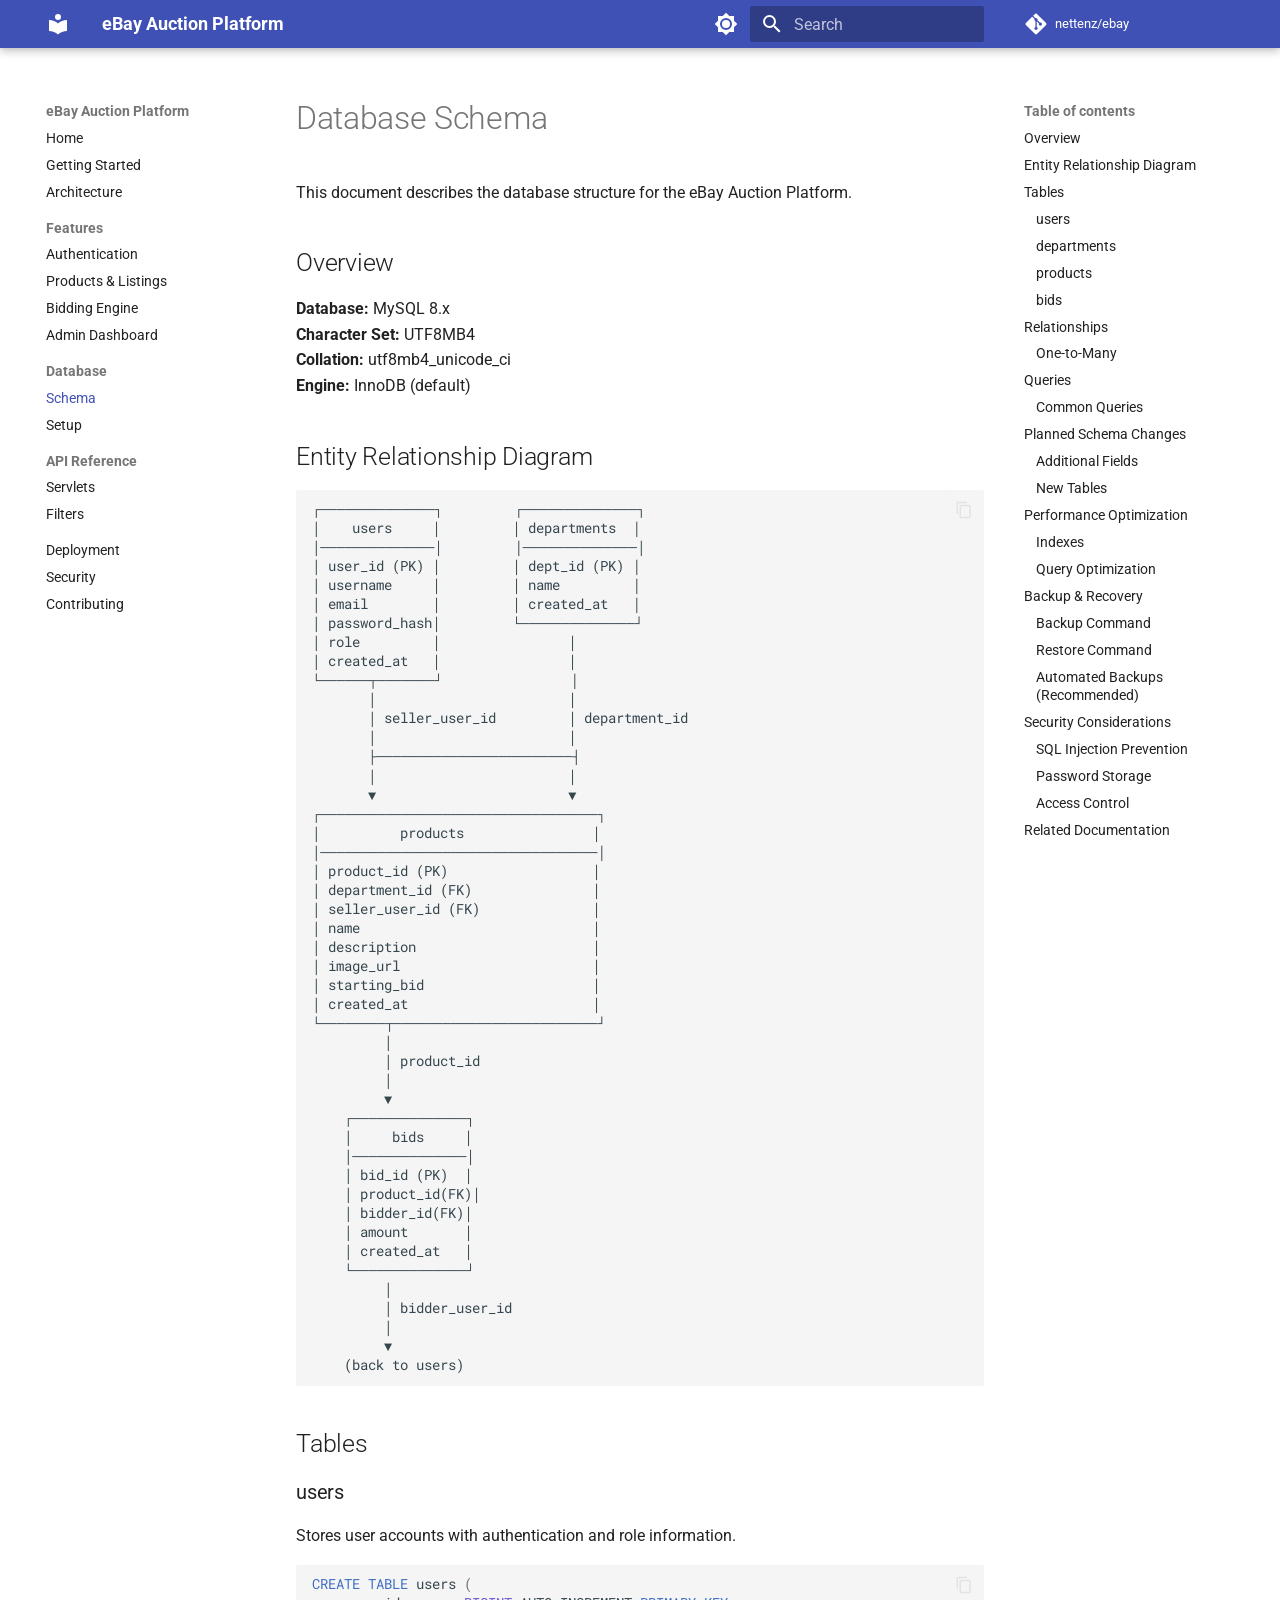
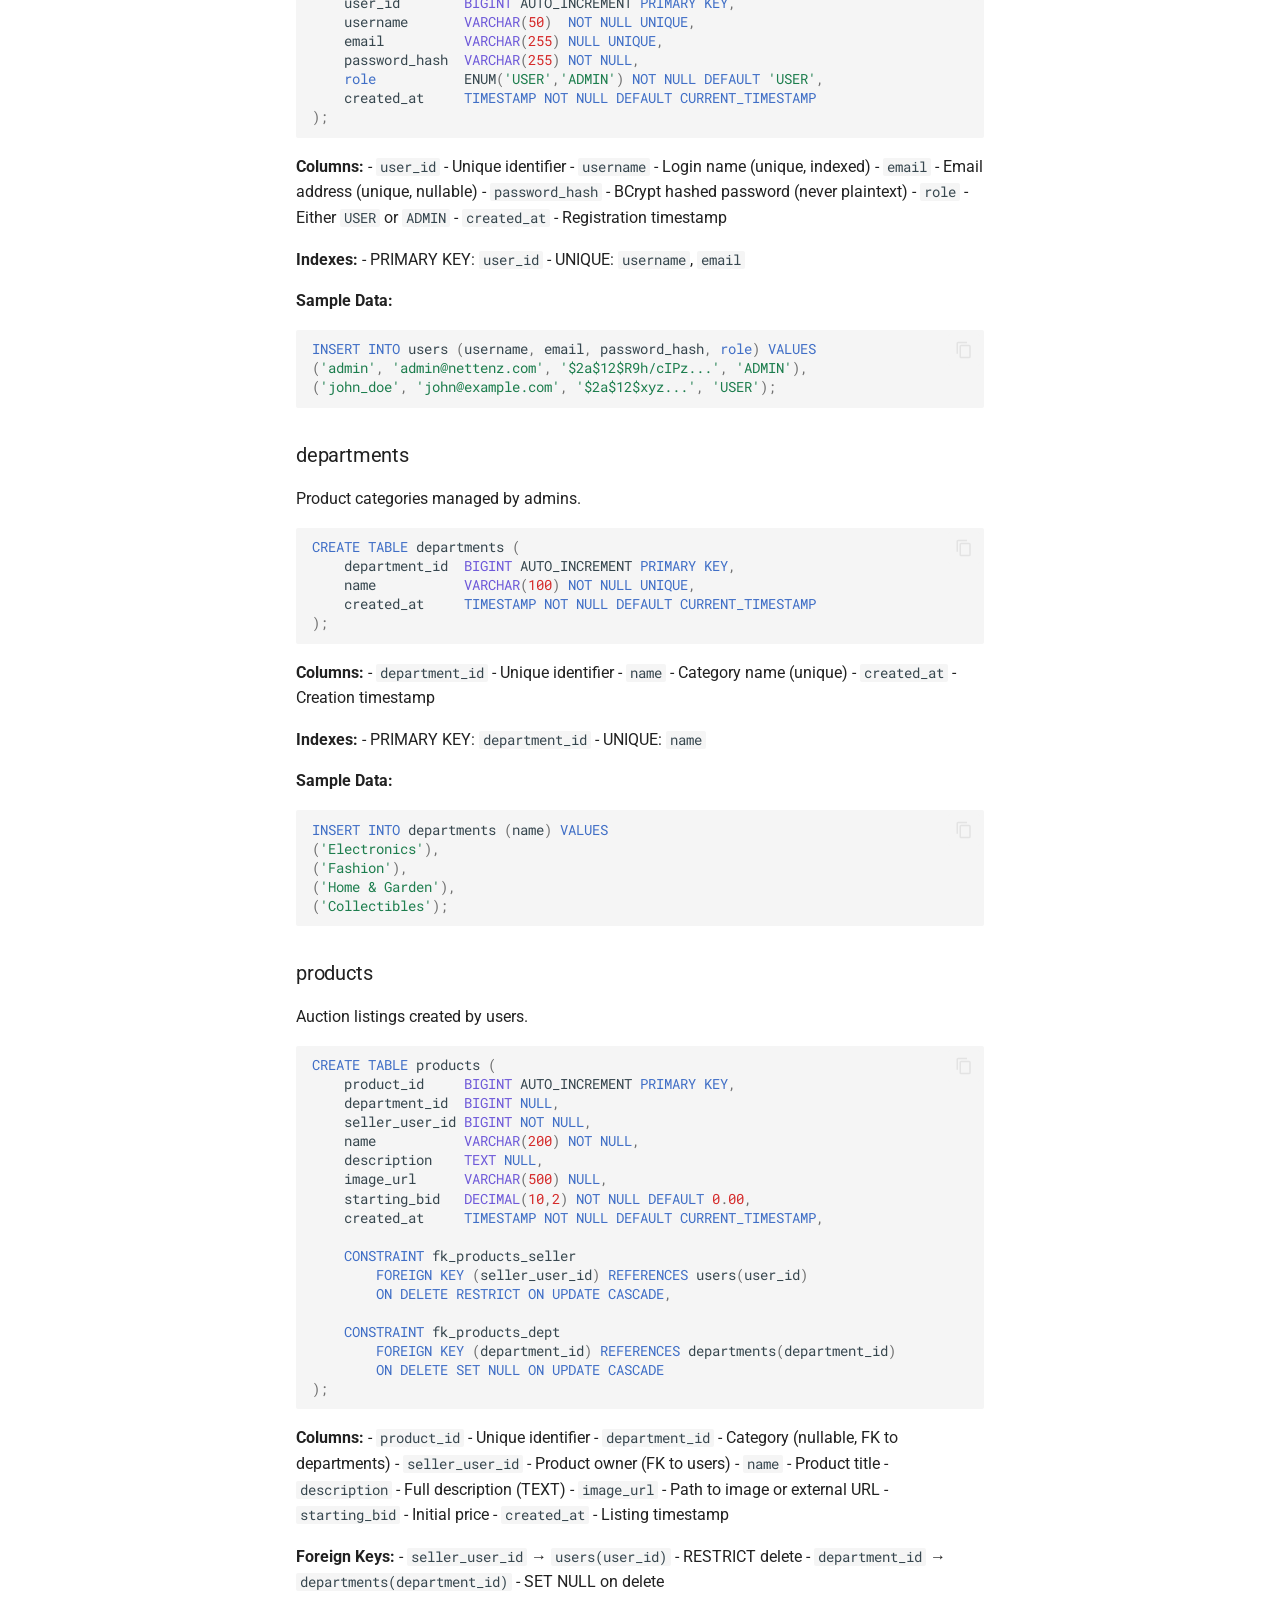
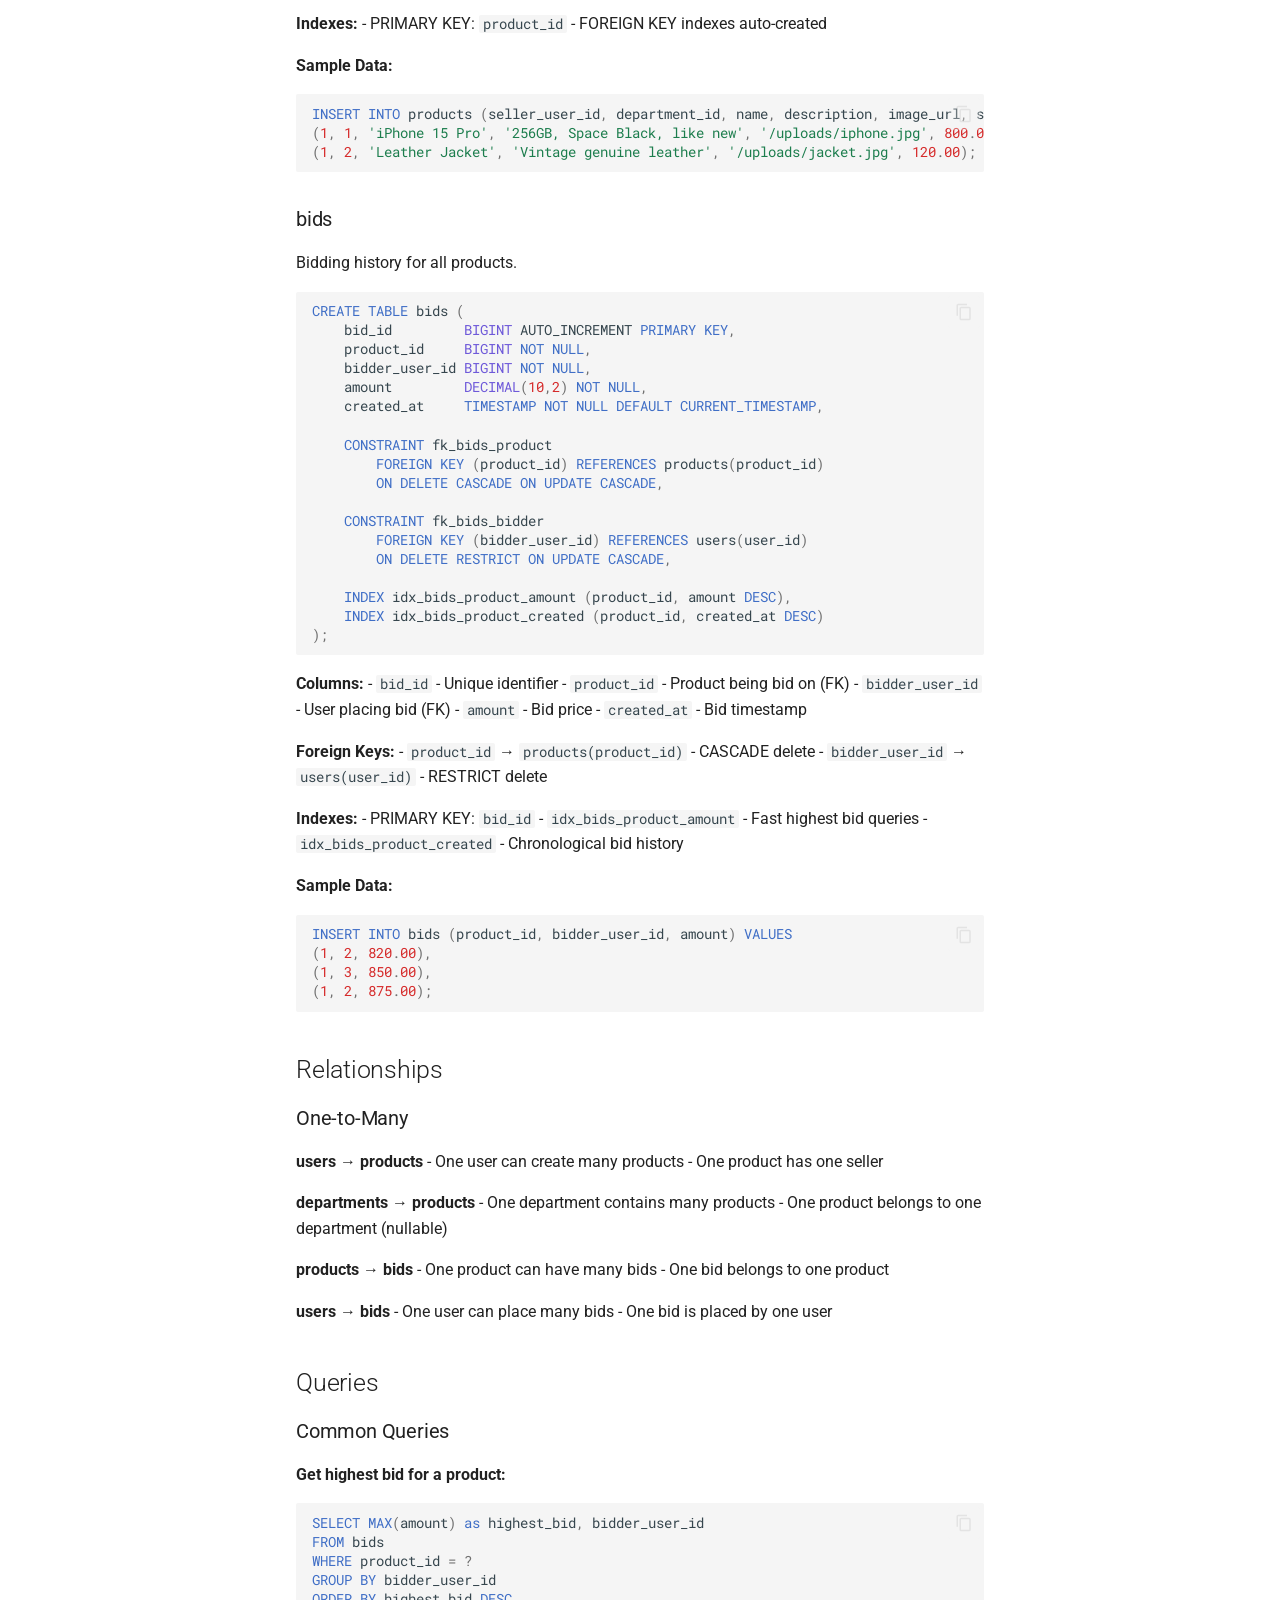
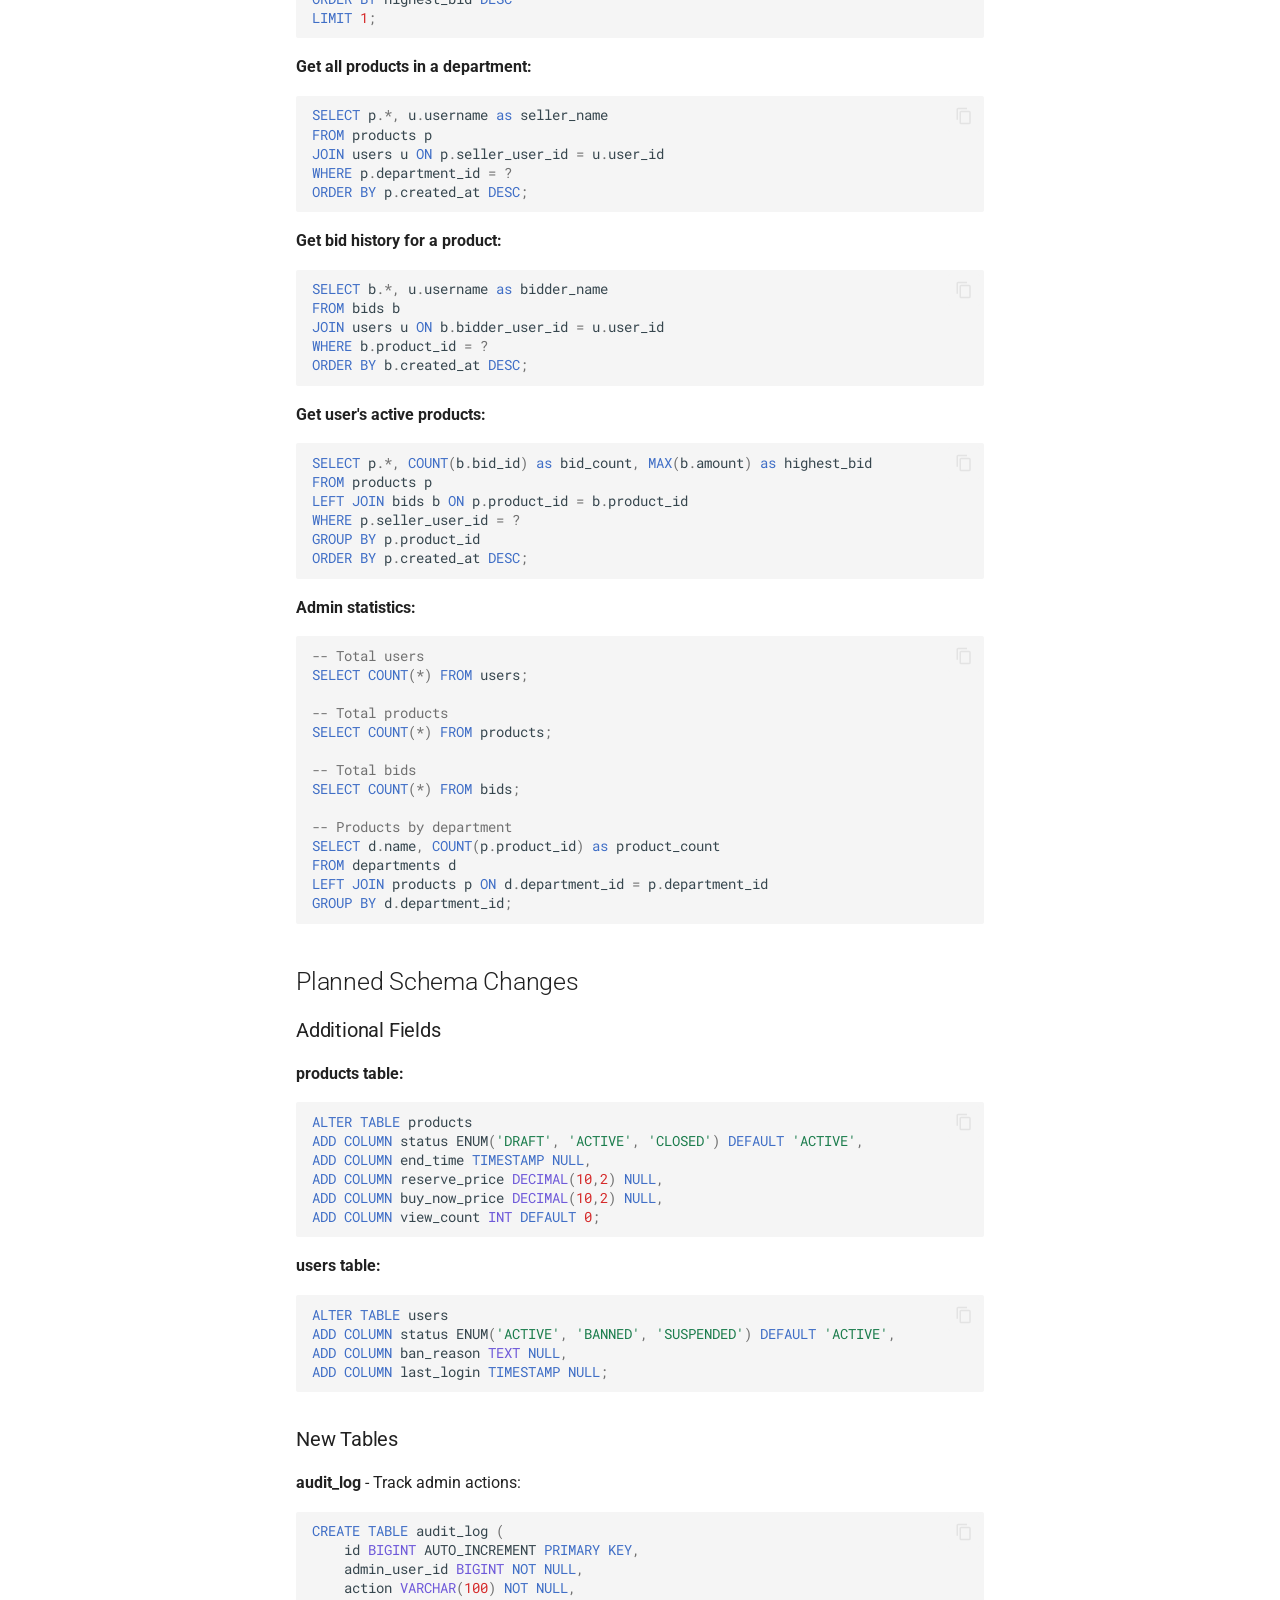
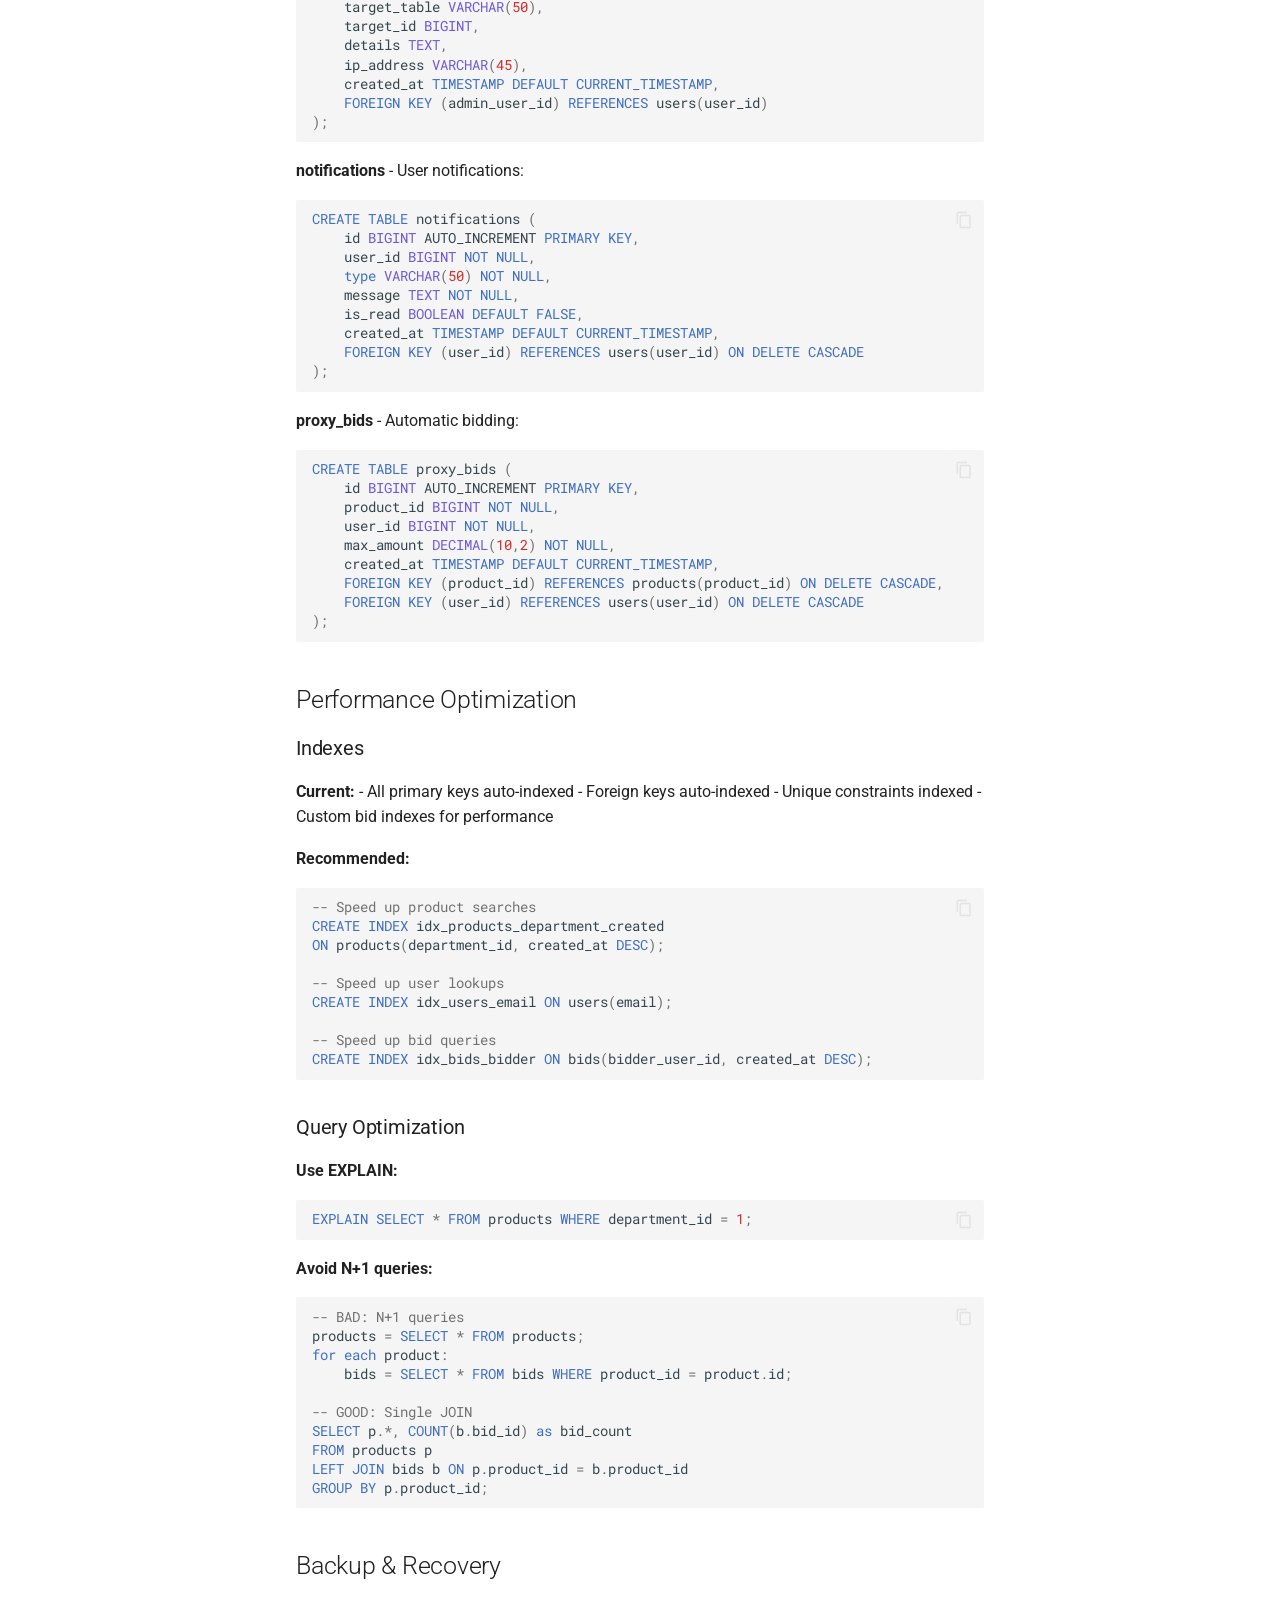
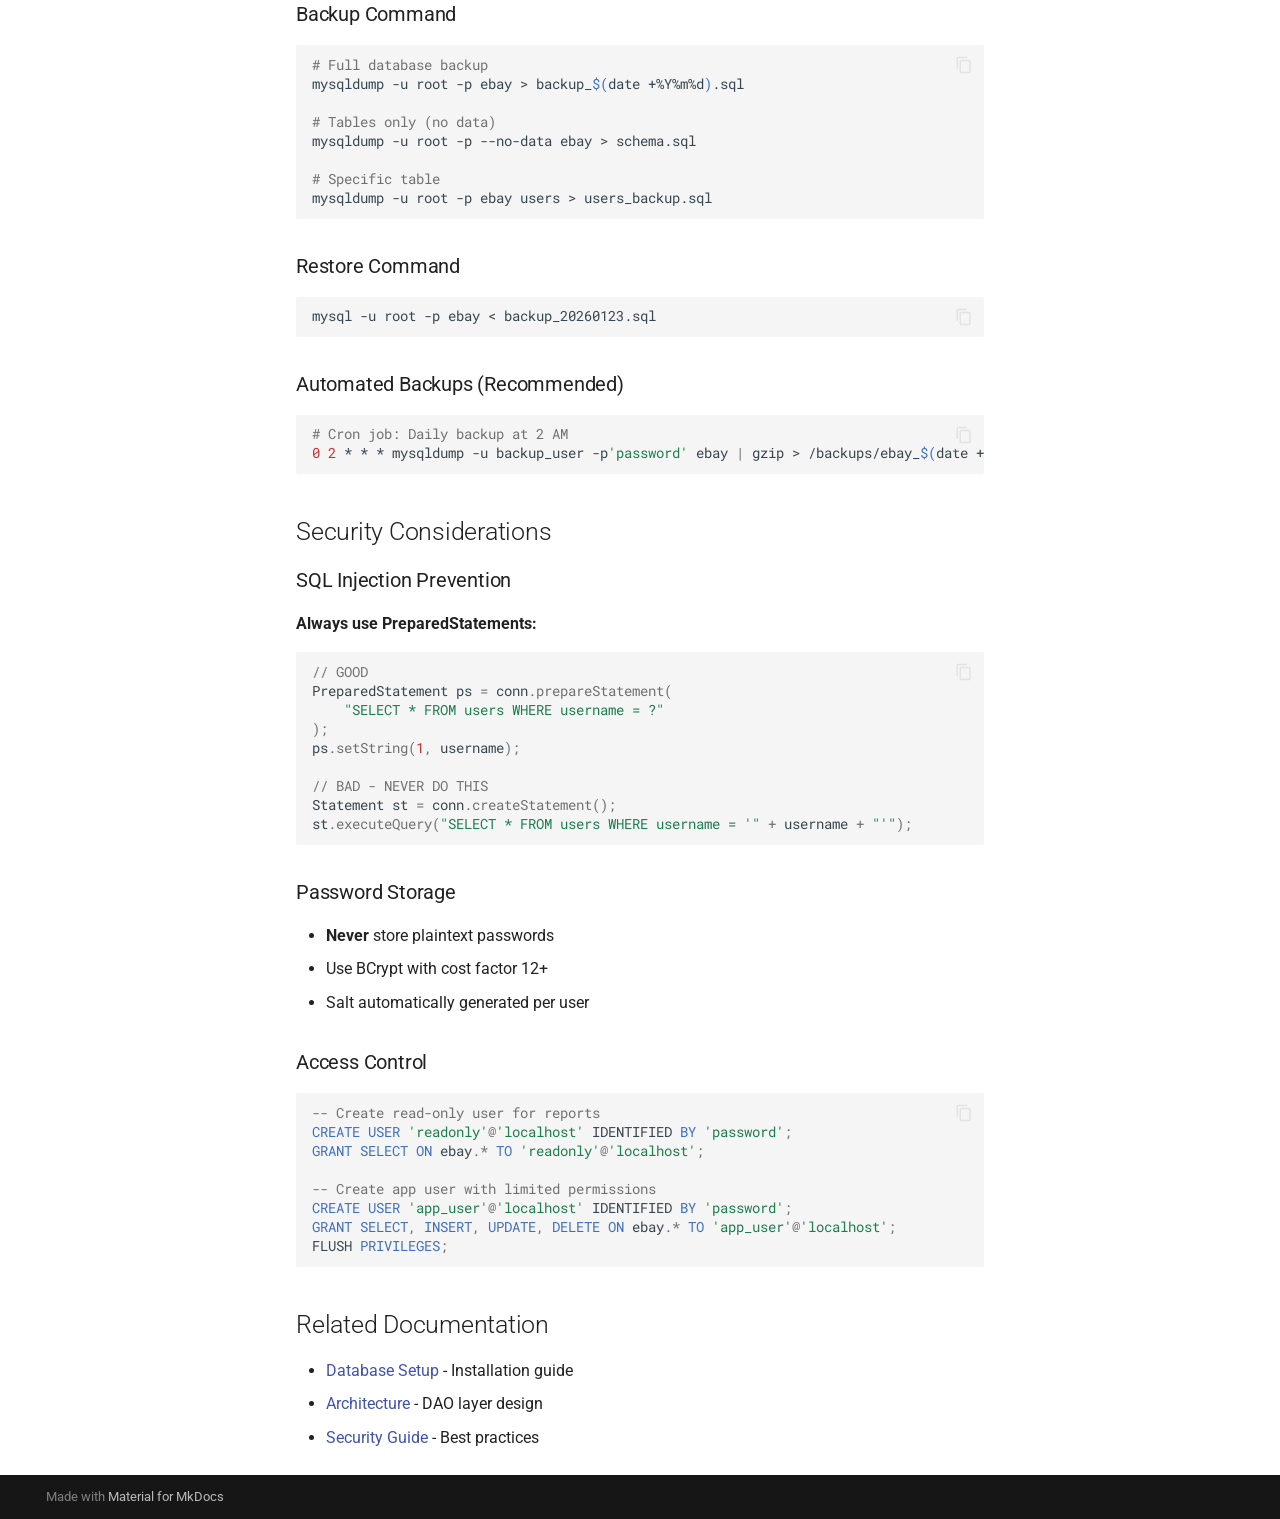
<file: database/schema/index.html>
<!doctype html>
<html lang="en" class="no-js">
  <head>
    
      <meta charset="utf-8">
      <meta name="viewport" content="width=device-width,initial-scale=1">
      
        <meta name="description" content="Documentation for a Java-based auction web application built with Jakarta EE">
      
      
        <meta name="author" content="Emanuel">
      
      
      
        <link rel="prev" href="../../features/admin/">
      
      
        <link rel="next" href="../setup/">
      
      
        
      
      
      <link rel="icon" href="../../assets/images/favicon.png">
      <meta name="generator" content="mkdocs-1.6.1, mkdocs-material-9.7.1">
    
    
      
        <title>Schema - eBay Auction Platform</title>
      
    
    
      <link rel="stylesheet" href="../../assets/stylesheets/main.484c7ddc.min.css">
      
        
        <link rel="stylesheet" href="../../assets/stylesheets/palette.ab4e12ef.min.css">
      
      


    
    
      
    
    
      
        
        
        <link rel="preconnect" href="https://fonts.gstatic.com" crossorigin>
        <link rel="stylesheet" href="https://fonts.googleapis.com/css?family=Roboto:300,300i,400,400i,700,700i%7CRoboto+Mono:400,400i,700,700i&display=fallback">
        <style>:root{--md-text-font:"Roboto";--md-code-font:"Roboto Mono"}</style>
      
    
    
    <script>__md_scope=new URL("../..",location),__md_hash=e=>[...e].reduce(((e,_)=>(e<<5)-e+_.charCodeAt(0)),0),__md_get=(e,_=localStorage,t=__md_scope)=>JSON.parse(_.getItem(t.pathname+"."+e)),__md_set=(e,_,t=localStorage,a=__md_scope)=>{try{t.setItem(a.pathname+"."+e,JSON.stringify(_))}catch(e){}}</script>
    
      

    
    
  </head>
  
  
    
    
      
    
    
    
    
    <body dir="ltr" data-md-color-scheme="default" data-md-color-primary="indigo" data-md-color-accent="indigo">
  
    
    <input class="md-toggle" data-md-toggle="drawer" type="checkbox" id="__drawer" autocomplete="off">
    <input class="md-toggle" data-md-toggle="search" type="checkbox" id="__search" autocomplete="off">
    <label class="md-overlay" for="__drawer"></label>
    <div data-md-component="skip">
      
        
        <a href="#database-schema" class="md-skip">
          Skip to content
        </a>
      
    </div>
    <div data-md-component="announce">
      
    </div>
    
    
      

  

<header class="md-header md-header--shadow" data-md-component="header">
  <nav class="md-header__inner md-grid" aria-label="Header">
    <a href="../.." title="eBay Auction Platform" class="md-header__button md-logo" aria-label="eBay Auction Platform" data-md-component="logo">
      
  
  <svg xmlns="http://www.w3.org/2000/svg" viewBox="0 0 24 24"><path d="M12 8a3 3 0 0 0 3-3 3 3 0 0 0-3-3 3 3 0 0 0-3 3 3 3 0 0 0 3 3m0 3.54C9.64 9.35 6.5 8 3 8v11c3.5 0 6.64 1.35 9 3.54 2.36-2.19 5.5-3.54 9-3.54V8c-3.5 0-6.64 1.35-9 3.54"/></svg>

    </a>
    <label class="md-header__button md-icon" for="__drawer">
      
      <svg xmlns="http://www.w3.org/2000/svg" viewBox="0 0 24 24"><path d="M3 6h18v2H3zm0 5h18v2H3zm0 5h18v2H3z"/></svg>
    </label>
    <div class="md-header__title" data-md-component="header-title">
      <div class="md-header__ellipsis">
        <div class="md-header__topic">
          <span class="md-ellipsis">
            eBay Auction Platform
          </span>
        </div>
        <div class="md-header__topic" data-md-component="header-topic">
          <span class="md-ellipsis">
            
              Schema
            
          </span>
        </div>
      </div>
    </div>
    
      
        <form class="md-header__option" data-md-component="palette">
  
    
    
    
    <input class="md-option" data-md-color-media="" data-md-color-scheme="default" data-md-color-primary="indigo" data-md-color-accent="indigo"  aria-label="Switch to dark mode"  type="radio" name="__palette" id="__palette_0">
    
      <label class="md-header__button md-icon" title="Switch to dark mode" for="__palette_1" hidden>
        <svg xmlns="http://www.w3.org/2000/svg" viewBox="0 0 24 24"><path d="M12 8a4 4 0 0 0-4 4 4 4 0 0 0 4 4 4 4 0 0 0 4-4 4 4 0 0 0-4-4m0 10a6 6 0 0 1-6-6 6 6 0 0 1 6-6 6 6 0 0 1 6 6 6 6 0 0 1-6 6m8-9.31V4h-4.69L12 .69 8.69 4H4v4.69L.69 12 4 15.31V20h4.69L12 23.31 15.31 20H20v-4.69L23.31 12z"/></svg>
      </label>
    
  
    
    
    
    <input class="md-option" data-md-color-media="" data-md-color-scheme="slate" data-md-color-primary="indigo" data-md-color-accent="indigo"  aria-label="Switch to light mode"  type="radio" name="__palette" id="__palette_1">
    
      <label class="md-header__button md-icon" title="Switch to light mode" for="__palette_0" hidden>
        <svg xmlns="http://www.w3.org/2000/svg" viewBox="0 0 24 24"><path d="M12 18c-.89 0-1.74-.2-2.5-.55C11.56 16.5 13 14.42 13 12s-1.44-4.5-3.5-5.45C10.26 6.2 11.11 6 12 6a6 6 0 0 1 6 6 6 6 0 0 1-6 6m8-9.31V4h-4.69L12 .69 8.69 4H4v4.69L.69 12 4 15.31V20h4.69L12 23.31 15.31 20H20v-4.69L23.31 12z"/></svg>
      </label>
    
  
</form>
      
    
    
      <script>var palette=__md_get("__palette");if(palette&&palette.color){if("(prefers-color-scheme)"===palette.color.media){var media=matchMedia("(prefers-color-scheme: light)"),input=document.querySelector(media.matches?"[data-md-color-media='(prefers-color-scheme: light)']":"[data-md-color-media='(prefers-color-scheme: dark)']");palette.color.media=input.getAttribute("data-md-color-media"),palette.color.scheme=input.getAttribute("data-md-color-scheme"),palette.color.primary=input.getAttribute("data-md-color-primary"),palette.color.accent=input.getAttribute("data-md-color-accent")}for(var[key,value]of Object.entries(palette.color))document.body.setAttribute("data-md-color-"+key,value)}</script>
    
    
    
      
      
        <label class="md-header__button md-icon" for="__search">
          
          <svg xmlns="http://www.w3.org/2000/svg" viewBox="0 0 24 24"><path d="M9.5 3A6.5 6.5 0 0 1 16 9.5c0 1.61-.59 3.09-1.56 4.23l.27.27h.79l5 5-1.5 1.5-5-5v-.79l-.27-.27A6.52 6.52 0 0 1 9.5 16 6.5 6.5 0 0 1 3 9.5 6.5 6.5 0 0 1 9.5 3m0 2C7 5 5 7 5 9.5S7 14 9.5 14 14 12 14 9.5 12 5 9.5 5"/></svg>
        </label>
        <div class="md-search" data-md-component="search" role="dialog">
  <label class="md-search__overlay" for="__search"></label>
  <div class="md-search__inner" role="search">
    <form class="md-search__form" name="search">
      <input type="text" class="md-search__input" name="query" aria-label="Search" placeholder="Search" autocapitalize="off" autocorrect="off" autocomplete="off" spellcheck="false" data-md-component="search-query" required>
      <label class="md-search__icon md-icon" for="__search">
        
        <svg xmlns="http://www.w3.org/2000/svg" viewBox="0 0 24 24"><path d="M9.5 3A6.5 6.5 0 0 1 16 9.5c0 1.61-.59 3.09-1.56 4.23l.27.27h.79l5 5-1.5 1.5-5-5v-.79l-.27-.27A6.52 6.52 0 0 1 9.5 16 6.5 6.5 0 0 1 3 9.5 6.5 6.5 0 0 1 9.5 3m0 2C7 5 5 7 5 9.5S7 14 9.5 14 14 12 14 9.5 12 5 9.5 5"/></svg>
        
        <svg xmlns="http://www.w3.org/2000/svg" viewBox="0 0 24 24"><path d="M20 11v2H8l5.5 5.5-1.42 1.42L4.16 12l7.92-7.92L13.5 5.5 8 11z"/></svg>
      </label>
      <nav class="md-search__options" aria-label="Search">
        
        <button type="reset" class="md-search__icon md-icon" title="Clear" aria-label="Clear" tabindex="-1">
          
          <svg xmlns="http://www.w3.org/2000/svg" viewBox="0 0 24 24"><path d="M19 6.41 17.59 5 12 10.59 6.41 5 5 6.41 10.59 12 5 17.59 6.41 19 12 13.41 17.59 19 19 17.59 13.41 12z"/></svg>
        </button>
      </nav>
      
        <div class="md-search__suggest" data-md-component="search-suggest"></div>
      
    </form>
    <div class="md-search__output">
      <div class="md-search__scrollwrap" tabindex="0" data-md-scrollfix>
        <div class="md-search-result" data-md-component="search-result">
          <div class="md-search-result__meta">
            Initializing search
          </div>
          <ol class="md-search-result__list" role="presentation"></ol>
        </div>
      </div>
    </div>
  </div>
</div>
      
    
    
      <div class="md-header__source">
        <a href="https://github.com/nettenz/ebay" title="Go to repository" class="md-source" data-md-component="source">
  <div class="md-source__icon md-icon">
    
    <svg xmlns="http://www.w3.org/2000/svg" viewBox="0 0 448 512"><!--! Font Awesome Free 7.1.0 by @fontawesome - https://fontawesome.com License - https://fontawesome.com/license/free (Icons: CC BY 4.0, Fonts: SIL OFL 1.1, Code: MIT License) Copyright 2025 Fonticons, Inc.--><path d="M439.6 236.1 244 40.5c-5.4-5.5-12.8-8.5-20.4-8.5s-15 3-20.4 8.4L162.5 81l51.5 51.5c27.1-9.1 52.7 16.8 43.4 43.7l49.7 49.7c34.2-11.8 61.2 31 35.5 56.7-26.5 26.5-70.2-2.9-56-37.3L240.3 199v121.9c25.3 12.5 22.3 41.8 9.1 55-6.4 6.4-15.2 10.1-24.3 10.1s-17.8-3.6-24.3-10.1c-17.6-17.6-11.1-46.9 11.2-56v-123c-20.8-8.5-24.6-30.7-18.6-45L142.6 101 8.5 235.1C3 240.6 0 247.9 0 255.5s3 15 8.5 20.4l195.6 195.7c5.4 5.4 12.7 8.4 20.4 8.4s15-3 20.4-8.4l194.7-194.7c5.4-5.4 8.4-12.8 8.4-20.4s-3-15-8.4-20.4"/></svg>
  </div>
  <div class="md-source__repository">
    nettenz/ebay
  </div>
</a>
      </div>
    
  </nav>
  
</header>
    
    <div class="md-container" data-md-component="container">
      
      
        
          
        
      
      <main class="md-main" data-md-component="main">
        <div class="md-main__inner md-grid">
          
            
              
              <div class="md-sidebar md-sidebar--primary" data-md-component="sidebar" data-md-type="navigation" >
                <div class="md-sidebar__scrollwrap">
                  <div class="md-sidebar__inner">
                    



<nav class="md-nav md-nav--primary" aria-label="Navigation" data-md-level="0">
  <label class="md-nav__title" for="__drawer">
    <a href="../.." title="eBay Auction Platform" class="md-nav__button md-logo" aria-label="eBay Auction Platform" data-md-component="logo">
      
  
  <svg xmlns="http://www.w3.org/2000/svg" viewBox="0 0 24 24"><path d="M12 8a3 3 0 0 0 3-3 3 3 0 0 0-3-3 3 3 0 0 0-3 3 3 3 0 0 0 3 3m0 3.54C9.64 9.35 6.5 8 3 8v11c3.5 0 6.64 1.35 9 3.54 2.36-2.19 5.5-3.54 9-3.54V8c-3.5 0-6.64 1.35-9 3.54"/></svg>

    </a>
    eBay Auction Platform
  </label>
  
    <div class="md-nav__source">
      <a href="https://github.com/nettenz/ebay" title="Go to repository" class="md-source" data-md-component="source">
  <div class="md-source__icon md-icon">
    
    <svg xmlns="http://www.w3.org/2000/svg" viewBox="0 0 448 512"><!--! Font Awesome Free 7.1.0 by @fontawesome - https://fontawesome.com License - https://fontawesome.com/license/free (Icons: CC BY 4.0, Fonts: SIL OFL 1.1, Code: MIT License) Copyright 2025 Fonticons, Inc.--><path d="M439.6 236.1 244 40.5c-5.4-5.5-12.8-8.5-20.4-8.5s-15 3-20.4 8.4L162.5 81l51.5 51.5c27.1-9.1 52.7 16.8 43.4 43.7l49.7 49.7c34.2-11.8 61.2 31 35.5 56.7-26.5 26.5-70.2-2.9-56-37.3L240.3 199v121.9c25.3 12.5 22.3 41.8 9.1 55-6.4 6.4-15.2 10.1-24.3 10.1s-17.8-3.6-24.3-10.1c-17.6-17.6-11.1-46.9 11.2-56v-123c-20.8-8.5-24.6-30.7-18.6-45L142.6 101 8.5 235.1C3 240.6 0 247.9 0 255.5s3 15 8.5 20.4l195.6 195.7c5.4 5.4 12.7 8.4 20.4 8.4s15-3 20.4-8.4l194.7-194.7c5.4-5.4 8.4-12.8 8.4-20.4s-3-15-8.4-20.4"/></svg>
  </div>
  <div class="md-source__repository">
    nettenz/ebay
  </div>
</a>
    </div>
  
  <ul class="md-nav__list" data-md-scrollfix>
    
      
      
  
  
  
  
    <li class="md-nav__item">
      <a href="../.." class="md-nav__link">
        
  
  
  <span class="md-ellipsis">
    
  
    Home
  

    
  </span>
  
  

      </a>
    </li>
  

    
      
      
  
  
  
  
    <li class="md-nav__item">
      <a href="../../getting-started/" class="md-nav__link">
        
  
  
  <span class="md-ellipsis">
    
  
    Getting Started
  

    
  </span>
  
  

      </a>
    </li>
  

    
      
      
  
  
  
  
    <li class="md-nav__item">
      <a href="../../architecture/" class="md-nav__link">
        
  
  
  <span class="md-ellipsis">
    
  
    Architecture
  

    
  </span>
  
  

      </a>
    </li>
  

    
      
      
  
  
  
  
    
    
    
    
      
        
        
      
    
    
    <li class="md-nav__item md-nav__item--section md-nav__item--nested">
      
        
        
          
        
        <input class="md-nav__toggle md-toggle md-toggle--indeterminate" type="checkbox" id="__nav_4" >
        
          
          <label class="md-nav__link" for="__nav_4" id="__nav_4_label" tabindex="">
            
  
  
  <span class="md-ellipsis">
    
  
    Features
  

    
  </span>
  
  

            <span class="md-nav__icon md-icon"></span>
          </label>
        
        <nav class="md-nav" data-md-level="1" aria-labelledby="__nav_4_label" aria-expanded="false">
          <label class="md-nav__title" for="__nav_4">
            <span class="md-nav__icon md-icon"></span>
            
  
    Features
  

          </label>
          <ul class="md-nav__list" data-md-scrollfix>
            
              
                
  
  
  
  
    <li class="md-nav__item">
      <a href="../../features/authentication/" class="md-nav__link">
        
  
  
  <span class="md-ellipsis">
    
  
    Authentication
  

    
  </span>
  
  

      </a>
    </li>
  

              
            
              
                
  
  
  
  
    <li class="md-nav__item">
      <a href="../../features/products/" class="md-nav__link">
        
  
  
  <span class="md-ellipsis">
    
  
    Products & Listings
  

    
  </span>
  
  

      </a>
    </li>
  

              
            
              
                
  
  
  
  
    <li class="md-nav__item">
      <a href="../../features/bidding/" class="md-nav__link">
        
  
  
  <span class="md-ellipsis">
    
  
    Bidding Engine
  

    
  </span>
  
  

      </a>
    </li>
  

              
            
              
                
  
  
  
  
    <li class="md-nav__item">
      <a href="../../features/admin/" class="md-nav__link">
        
  
  
  <span class="md-ellipsis">
    
  
    Admin Dashboard
  

    
  </span>
  
  

      </a>
    </li>
  

              
            
          </ul>
        </nav>
      
    </li>
  

    
      
      
  
  
    
  
  
  
    
    
    
    
      
        
        
      
    
    
    <li class="md-nav__item md-nav__item--active md-nav__item--section md-nav__item--nested">
      
        
        
        <input class="md-nav__toggle md-toggle " type="checkbox" id="__nav_5" checked>
        
          
          <label class="md-nav__link" for="__nav_5" id="__nav_5_label" tabindex="">
            
  
  
  <span class="md-ellipsis">
    
  
    Database
  

    
  </span>
  
  

            <span class="md-nav__icon md-icon"></span>
          </label>
        
        <nav class="md-nav" data-md-level="1" aria-labelledby="__nav_5_label" aria-expanded="true">
          <label class="md-nav__title" for="__nav_5">
            <span class="md-nav__icon md-icon"></span>
            
  
    Database
  

          </label>
          <ul class="md-nav__list" data-md-scrollfix>
            
              
                
  
  
    
  
  
  
    <li class="md-nav__item md-nav__item--active">
      
      <input class="md-nav__toggle md-toggle" type="checkbox" id="__toc">
      
      
        
      
      
        <label class="md-nav__link md-nav__link--active" for="__toc">
          
  
  
  <span class="md-ellipsis">
    
  
    Schema
  

    
  </span>
  
  

          <span class="md-nav__icon md-icon"></span>
        </label>
      
      <a href="./" class="md-nav__link md-nav__link--active">
        
  
  
  <span class="md-ellipsis">
    
  
    Schema
  

    
  </span>
  
  

      </a>
      
        

<nav class="md-nav md-nav--secondary" aria-label="Table of contents">
  
  
  
    
  
  
    <label class="md-nav__title" for="__toc">
      <span class="md-nav__icon md-icon"></span>
      Table of contents
    </label>
    <ul class="md-nav__list" data-md-component="toc" data-md-scrollfix>
      
        <li class="md-nav__item">
  <a href="#overview" class="md-nav__link">
    <span class="md-ellipsis">
      
        Overview
      
    </span>
  </a>
  
</li>
      
        <li class="md-nav__item">
  <a href="#entity-relationship-diagram" class="md-nav__link">
    <span class="md-ellipsis">
      
        Entity Relationship Diagram
      
    </span>
  </a>
  
</li>
      
        <li class="md-nav__item">
  <a href="#tables" class="md-nav__link">
    <span class="md-ellipsis">
      
        Tables
      
    </span>
  </a>
  
    <nav class="md-nav" aria-label="Tables">
      <ul class="md-nav__list">
        
          <li class="md-nav__item">
  <a href="#users" class="md-nav__link">
    <span class="md-ellipsis">
      
        users
      
    </span>
  </a>
  
</li>
        
          <li class="md-nav__item">
  <a href="#departments" class="md-nav__link">
    <span class="md-ellipsis">
      
        departments
      
    </span>
  </a>
  
</li>
        
          <li class="md-nav__item">
  <a href="#products" class="md-nav__link">
    <span class="md-ellipsis">
      
        products
      
    </span>
  </a>
  
</li>
        
          <li class="md-nav__item">
  <a href="#bids" class="md-nav__link">
    <span class="md-ellipsis">
      
        bids
      
    </span>
  </a>
  
</li>
        
      </ul>
    </nav>
  
</li>
      
        <li class="md-nav__item">
  <a href="#relationships" class="md-nav__link">
    <span class="md-ellipsis">
      
        Relationships
      
    </span>
  </a>
  
    <nav class="md-nav" aria-label="Relationships">
      <ul class="md-nav__list">
        
          <li class="md-nav__item">
  <a href="#one-to-many" class="md-nav__link">
    <span class="md-ellipsis">
      
        One-to-Many
      
    </span>
  </a>
  
</li>
        
      </ul>
    </nav>
  
</li>
      
        <li class="md-nav__item">
  <a href="#queries" class="md-nav__link">
    <span class="md-ellipsis">
      
        Queries
      
    </span>
  </a>
  
    <nav class="md-nav" aria-label="Queries">
      <ul class="md-nav__list">
        
          <li class="md-nav__item">
  <a href="#common-queries" class="md-nav__link">
    <span class="md-ellipsis">
      
        Common Queries
      
    </span>
  </a>
  
</li>
        
      </ul>
    </nav>
  
</li>
      
        <li class="md-nav__item">
  <a href="#planned-schema-changes" class="md-nav__link">
    <span class="md-ellipsis">
      
        Planned Schema Changes
      
    </span>
  </a>
  
    <nav class="md-nav" aria-label="Planned Schema Changes">
      <ul class="md-nav__list">
        
          <li class="md-nav__item">
  <a href="#additional-fields" class="md-nav__link">
    <span class="md-ellipsis">
      
        Additional Fields
      
    </span>
  </a>
  
</li>
        
          <li class="md-nav__item">
  <a href="#new-tables" class="md-nav__link">
    <span class="md-ellipsis">
      
        New Tables
      
    </span>
  </a>
  
</li>
        
      </ul>
    </nav>
  
</li>
      
        <li class="md-nav__item">
  <a href="#performance-optimization" class="md-nav__link">
    <span class="md-ellipsis">
      
        Performance Optimization
      
    </span>
  </a>
  
    <nav class="md-nav" aria-label="Performance Optimization">
      <ul class="md-nav__list">
        
          <li class="md-nav__item">
  <a href="#indexes" class="md-nav__link">
    <span class="md-ellipsis">
      
        Indexes
      
    </span>
  </a>
  
</li>
        
          <li class="md-nav__item">
  <a href="#query-optimization" class="md-nav__link">
    <span class="md-ellipsis">
      
        Query Optimization
      
    </span>
  </a>
  
</li>
        
      </ul>
    </nav>
  
</li>
      
        <li class="md-nav__item">
  <a href="#backup-recovery" class="md-nav__link">
    <span class="md-ellipsis">
      
        Backup &amp; Recovery
      
    </span>
  </a>
  
    <nav class="md-nav" aria-label="Backup &amp; Recovery">
      <ul class="md-nav__list">
        
          <li class="md-nav__item">
  <a href="#backup-command" class="md-nav__link">
    <span class="md-ellipsis">
      
        Backup Command
      
    </span>
  </a>
  
</li>
        
          <li class="md-nav__item">
  <a href="#restore-command" class="md-nav__link">
    <span class="md-ellipsis">
      
        Restore Command
      
    </span>
  </a>
  
</li>
        
          <li class="md-nav__item">
  <a href="#automated-backups-recommended" class="md-nav__link">
    <span class="md-ellipsis">
      
        Automated Backups (Recommended)
      
    </span>
  </a>
  
</li>
        
      </ul>
    </nav>
  
</li>
      
        <li class="md-nav__item">
  <a href="#security-considerations" class="md-nav__link">
    <span class="md-ellipsis">
      
        Security Considerations
      
    </span>
  </a>
  
    <nav class="md-nav" aria-label="Security Considerations">
      <ul class="md-nav__list">
        
          <li class="md-nav__item">
  <a href="#sql-injection-prevention" class="md-nav__link">
    <span class="md-ellipsis">
      
        SQL Injection Prevention
      
    </span>
  </a>
  
</li>
        
          <li class="md-nav__item">
  <a href="#password-storage" class="md-nav__link">
    <span class="md-ellipsis">
      
        Password Storage
      
    </span>
  </a>
  
</li>
        
          <li class="md-nav__item">
  <a href="#access-control" class="md-nav__link">
    <span class="md-ellipsis">
      
        Access Control
      
    </span>
  </a>
  
</li>
        
      </ul>
    </nav>
  
</li>
      
        <li class="md-nav__item">
  <a href="#related-documentation" class="md-nav__link">
    <span class="md-ellipsis">
      
        Related Documentation
      
    </span>
  </a>
  
</li>
      
    </ul>
  
</nav>
      
    </li>
  

              
            
              
                
  
  
  
  
    <li class="md-nav__item">
      <a href="../setup/" class="md-nav__link">
        
  
  
  <span class="md-ellipsis">
    
  
    Setup
  

    
  </span>
  
  

      </a>
    </li>
  

              
            
          </ul>
        </nav>
      
    </li>
  

    
      
      
  
  
  
  
    
    
    
    
      
        
        
      
    
    
    <li class="md-nav__item md-nav__item--section md-nav__item--nested">
      
        
        
          
        
        <input class="md-nav__toggle md-toggle md-toggle--indeterminate" type="checkbox" id="__nav_6" >
        
          
          <label class="md-nav__link" for="__nav_6" id="__nav_6_label" tabindex="">
            
  
  
  <span class="md-ellipsis">
    
  
    API Reference
  

    
  </span>
  
  

            <span class="md-nav__icon md-icon"></span>
          </label>
        
        <nav class="md-nav" data-md-level="1" aria-labelledby="__nav_6_label" aria-expanded="false">
          <label class="md-nav__title" for="__nav_6">
            <span class="md-nav__icon md-icon"></span>
            
  
    API Reference
  

          </label>
          <ul class="md-nav__list" data-md-scrollfix>
            
              
                
  
  
  
  
    <li class="md-nav__item">
      <a href="../../api/servlets/" class="md-nav__link">
        
  
  
  <span class="md-ellipsis">
    
  
    Servlets
  

    
  </span>
  
  

      </a>
    </li>
  

              
            
              
                
  
  
  
  
    <li class="md-nav__item">
      <a href="../../api/filters/" class="md-nav__link">
        
  
  
  <span class="md-ellipsis">
    
  
    Filters
  

    
  </span>
  
  

      </a>
    </li>
  

              
            
          </ul>
        </nav>
      
    </li>
  

    
      
      
  
  
  
  
    <li class="md-nav__item">
      <a href="../../deployment/" class="md-nav__link">
        
  
  
  <span class="md-ellipsis">
    
  
    Deployment
  

    
  </span>
  
  

      </a>
    </li>
  

    
      
      
  
  
  
  
    <li class="md-nav__item">
      <a href="../../security/" class="md-nav__link">
        
  
  
  <span class="md-ellipsis">
    
  
    Security
  

    
  </span>
  
  

      </a>
    </li>
  

    
      
      
  
  
  
  
    <li class="md-nav__item">
      <a href="../../contributing/" class="md-nav__link">
        
  
  
  <span class="md-ellipsis">
    
  
    Contributing
  

    
  </span>
  
  

      </a>
    </li>
  

    
  </ul>
</nav>
                  </div>
                </div>
              </div>
            
            
              
              <div class="md-sidebar md-sidebar--secondary" data-md-component="sidebar" data-md-type="toc" >
                <div class="md-sidebar__scrollwrap">
                  <div class="md-sidebar__inner">
                    

<nav class="md-nav md-nav--secondary" aria-label="Table of contents">
  
  
  
    
  
  
    <label class="md-nav__title" for="__toc">
      <span class="md-nav__icon md-icon"></span>
      Table of contents
    </label>
    <ul class="md-nav__list" data-md-component="toc" data-md-scrollfix>
      
        <li class="md-nav__item">
  <a href="#overview" class="md-nav__link">
    <span class="md-ellipsis">
      
        Overview
      
    </span>
  </a>
  
</li>
      
        <li class="md-nav__item">
  <a href="#entity-relationship-diagram" class="md-nav__link">
    <span class="md-ellipsis">
      
        Entity Relationship Diagram
      
    </span>
  </a>
  
</li>
      
        <li class="md-nav__item">
  <a href="#tables" class="md-nav__link">
    <span class="md-ellipsis">
      
        Tables
      
    </span>
  </a>
  
    <nav class="md-nav" aria-label="Tables">
      <ul class="md-nav__list">
        
          <li class="md-nav__item">
  <a href="#users" class="md-nav__link">
    <span class="md-ellipsis">
      
        users
      
    </span>
  </a>
  
</li>
        
          <li class="md-nav__item">
  <a href="#departments" class="md-nav__link">
    <span class="md-ellipsis">
      
        departments
      
    </span>
  </a>
  
</li>
        
          <li class="md-nav__item">
  <a href="#products" class="md-nav__link">
    <span class="md-ellipsis">
      
        products
      
    </span>
  </a>
  
</li>
        
          <li class="md-nav__item">
  <a href="#bids" class="md-nav__link">
    <span class="md-ellipsis">
      
        bids
      
    </span>
  </a>
  
</li>
        
      </ul>
    </nav>
  
</li>
      
        <li class="md-nav__item">
  <a href="#relationships" class="md-nav__link">
    <span class="md-ellipsis">
      
        Relationships
      
    </span>
  </a>
  
    <nav class="md-nav" aria-label="Relationships">
      <ul class="md-nav__list">
        
          <li class="md-nav__item">
  <a href="#one-to-many" class="md-nav__link">
    <span class="md-ellipsis">
      
        One-to-Many
      
    </span>
  </a>
  
</li>
        
      </ul>
    </nav>
  
</li>
      
        <li class="md-nav__item">
  <a href="#queries" class="md-nav__link">
    <span class="md-ellipsis">
      
        Queries
      
    </span>
  </a>
  
    <nav class="md-nav" aria-label="Queries">
      <ul class="md-nav__list">
        
          <li class="md-nav__item">
  <a href="#common-queries" class="md-nav__link">
    <span class="md-ellipsis">
      
        Common Queries
      
    </span>
  </a>
  
</li>
        
      </ul>
    </nav>
  
</li>
      
        <li class="md-nav__item">
  <a href="#planned-schema-changes" class="md-nav__link">
    <span class="md-ellipsis">
      
        Planned Schema Changes
      
    </span>
  </a>
  
    <nav class="md-nav" aria-label="Planned Schema Changes">
      <ul class="md-nav__list">
        
          <li class="md-nav__item">
  <a href="#additional-fields" class="md-nav__link">
    <span class="md-ellipsis">
      
        Additional Fields
      
    </span>
  </a>
  
</li>
        
          <li class="md-nav__item">
  <a href="#new-tables" class="md-nav__link">
    <span class="md-ellipsis">
      
        New Tables
      
    </span>
  </a>
  
</li>
        
      </ul>
    </nav>
  
</li>
      
        <li class="md-nav__item">
  <a href="#performance-optimization" class="md-nav__link">
    <span class="md-ellipsis">
      
        Performance Optimization
      
    </span>
  </a>
  
    <nav class="md-nav" aria-label="Performance Optimization">
      <ul class="md-nav__list">
        
          <li class="md-nav__item">
  <a href="#indexes" class="md-nav__link">
    <span class="md-ellipsis">
      
        Indexes
      
    </span>
  </a>
  
</li>
        
          <li class="md-nav__item">
  <a href="#query-optimization" class="md-nav__link">
    <span class="md-ellipsis">
      
        Query Optimization
      
    </span>
  </a>
  
</li>
        
      </ul>
    </nav>
  
</li>
      
        <li class="md-nav__item">
  <a href="#backup-recovery" class="md-nav__link">
    <span class="md-ellipsis">
      
        Backup &amp; Recovery
      
    </span>
  </a>
  
    <nav class="md-nav" aria-label="Backup &amp; Recovery">
      <ul class="md-nav__list">
        
          <li class="md-nav__item">
  <a href="#backup-command" class="md-nav__link">
    <span class="md-ellipsis">
      
        Backup Command
      
    </span>
  </a>
  
</li>
        
          <li class="md-nav__item">
  <a href="#restore-command" class="md-nav__link">
    <span class="md-ellipsis">
      
        Restore Command
      
    </span>
  </a>
  
</li>
        
          <li class="md-nav__item">
  <a href="#automated-backups-recommended" class="md-nav__link">
    <span class="md-ellipsis">
      
        Automated Backups (Recommended)
      
    </span>
  </a>
  
</li>
        
      </ul>
    </nav>
  
</li>
      
        <li class="md-nav__item">
  <a href="#security-considerations" class="md-nav__link">
    <span class="md-ellipsis">
      
        Security Considerations
      
    </span>
  </a>
  
    <nav class="md-nav" aria-label="Security Considerations">
      <ul class="md-nav__list">
        
          <li class="md-nav__item">
  <a href="#sql-injection-prevention" class="md-nav__link">
    <span class="md-ellipsis">
      
        SQL Injection Prevention
      
    </span>
  </a>
  
</li>
        
          <li class="md-nav__item">
  <a href="#password-storage" class="md-nav__link">
    <span class="md-ellipsis">
      
        Password Storage
      
    </span>
  </a>
  
</li>
        
          <li class="md-nav__item">
  <a href="#access-control" class="md-nav__link">
    <span class="md-ellipsis">
      
        Access Control
      
    </span>
  </a>
  
</li>
        
      </ul>
    </nav>
  
</li>
      
        <li class="md-nav__item">
  <a href="#related-documentation" class="md-nav__link">
    <span class="md-ellipsis">
      
        Related Documentation
      
    </span>
  </a>
  
</li>
      
    </ul>
  
</nav>
                  </div>
                </div>
              </div>
            
          
          
            <div class="md-content" data-md-component="content">
              
              <article class="md-content__inner md-typeset">
                
                  


  
  


<h1 id="database-schema">Database Schema<a class="headerlink" href="#database-schema" title="Permanent link">&para;</a></h1>
<p>This document describes the database structure for the eBay Auction Platform.</p>
<h2 id="overview">Overview<a class="headerlink" href="#overview" title="Permanent link">&para;</a></h2>
<p><strong>Database:</strong> MySQL 8.x<br />
<strong>Character Set:</strong> UTF8MB4<br />
<strong>Collation:</strong> utf8mb4_unicode_ci<br />
<strong>Engine:</strong> InnoDB (default)</p>
<h2 id="entity-relationship-diagram">Entity Relationship Diagram<a class="headerlink" href="#entity-relationship-diagram" title="Permanent link">&para;</a></h2>
<div class="highlight"><pre><span></span><code><a id="__codelineno-0-1" name="__codelineno-0-1" href="#__codelineno-0-1"></a>┌──────────────┐         ┌──────────────┐
<a id="__codelineno-0-2" name="__codelineno-0-2" href="#__codelineno-0-2"></a>│    users     │         │ departments  │
<a id="__codelineno-0-3" name="__codelineno-0-3" href="#__codelineno-0-3"></a>│──────────────│         │──────────────│
<a id="__codelineno-0-4" name="__codelineno-0-4" href="#__codelineno-0-4"></a>│ user_id (PK) │         │ dept_id (PK) │
<a id="__codelineno-0-5" name="__codelineno-0-5" href="#__codelineno-0-5"></a>│ username     │         │ name         │
<a id="__codelineno-0-6" name="__codelineno-0-6" href="#__codelineno-0-6"></a>│ email        │         │ created_at   │
<a id="__codelineno-0-7" name="__codelineno-0-7" href="#__codelineno-0-7"></a>│ password_hash│         └──────────────┘
<a id="__codelineno-0-8" name="__codelineno-0-8" href="#__codelineno-0-8"></a>│ role         │                │
<a id="__codelineno-0-9" name="__codelineno-0-9" href="#__codelineno-0-9"></a>│ created_at   │                │
<a id="__codelineno-0-10" name="__codelineno-0-10" href="#__codelineno-0-10"></a>└──────┬───────┘                │
<a id="__codelineno-0-11" name="__codelineno-0-11" href="#__codelineno-0-11"></a>       │                        │
<a id="__codelineno-0-12" name="__codelineno-0-12" href="#__codelineno-0-12"></a>       │ seller_user_id         │ department_id
<a id="__codelineno-0-13" name="__codelineno-0-13" href="#__codelineno-0-13"></a>       │                        │
<a id="__codelineno-0-14" name="__codelineno-0-14" href="#__codelineno-0-14"></a>       ├────────────────────────┤
<a id="__codelineno-0-15" name="__codelineno-0-15" href="#__codelineno-0-15"></a>       │                        │
<a id="__codelineno-0-16" name="__codelineno-0-16" href="#__codelineno-0-16"></a>       ▼                        ▼
<a id="__codelineno-0-17" name="__codelineno-0-17" href="#__codelineno-0-17"></a>┌──────────────────────────────────┐
<a id="__codelineno-0-18" name="__codelineno-0-18" href="#__codelineno-0-18"></a>│          products                │
<a id="__codelineno-0-19" name="__codelineno-0-19" href="#__codelineno-0-19"></a>│──────────────────────────────────│
<a id="__codelineno-0-20" name="__codelineno-0-20" href="#__codelineno-0-20"></a>│ product_id (PK)                  │
<a id="__codelineno-0-21" name="__codelineno-0-21" href="#__codelineno-0-21"></a>│ department_id (FK)               │
<a id="__codelineno-0-22" name="__codelineno-0-22" href="#__codelineno-0-22"></a>│ seller_user_id (FK)              │
<a id="__codelineno-0-23" name="__codelineno-0-23" href="#__codelineno-0-23"></a>│ name                             │
<a id="__codelineno-0-24" name="__codelineno-0-24" href="#__codelineno-0-24"></a>│ description                      │
<a id="__codelineno-0-25" name="__codelineno-0-25" href="#__codelineno-0-25"></a>│ image_url                        │
<a id="__codelineno-0-26" name="__codelineno-0-26" href="#__codelineno-0-26"></a>│ starting_bid                     │
<a id="__codelineno-0-27" name="__codelineno-0-27" href="#__codelineno-0-27"></a>│ created_at                       │
<a id="__codelineno-0-28" name="__codelineno-0-28" href="#__codelineno-0-28"></a>└────────┬─────────────────────────┘
<a id="__codelineno-0-29" name="__codelineno-0-29" href="#__codelineno-0-29"></a>         │
<a id="__codelineno-0-30" name="__codelineno-0-30" href="#__codelineno-0-30"></a>         │ product_id
<a id="__codelineno-0-31" name="__codelineno-0-31" href="#__codelineno-0-31"></a>         │
<a id="__codelineno-0-32" name="__codelineno-0-32" href="#__codelineno-0-32"></a>         ▼
<a id="__codelineno-0-33" name="__codelineno-0-33" href="#__codelineno-0-33"></a>    ┌──────────────┐
<a id="__codelineno-0-34" name="__codelineno-0-34" href="#__codelineno-0-34"></a>    │     bids     │
<a id="__codelineno-0-35" name="__codelineno-0-35" href="#__codelineno-0-35"></a>    │──────────────│
<a id="__codelineno-0-36" name="__codelineno-0-36" href="#__codelineno-0-36"></a>    │ bid_id (PK)  │
<a id="__codelineno-0-37" name="__codelineno-0-37" href="#__codelineno-0-37"></a>    │ product_id(FK)│
<a id="__codelineno-0-38" name="__codelineno-0-38" href="#__codelineno-0-38"></a>    │ bidder_id(FK)│
<a id="__codelineno-0-39" name="__codelineno-0-39" href="#__codelineno-0-39"></a>    │ amount       │
<a id="__codelineno-0-40" name="__codelineno-0-40" href="#__codelineno-0-40"></a>    │ created_at   │
<a id="__codelineno-0-41" name="__codelineno-0-41" href="#__codelineno-0-41"></a>    └──────────────┘
<a id="__codelineno-0-42" name="__codelineno-0-42" href="#__codelineno-0-42"></a>         │
<a id="__codelineno-0-43" name="__codelineno-0-43" href="#__codelineno-0-43"></a>         │ bidder_user_id
<a id="__codelineno-0-44" name="__codelineno-0-44" href="#__codelineno-0-44"></a>         │
<a id="__codelineno-0-45" name="__codelineno-0-45" href="#__codelineno-0-45"></a>         ▼
<a id="__codelineno-0-46" name="__codelineno-0-46" href="#__codelineno-0-46"></a>    (back to users)
</code></pre></div>
<h2 id="tables">Tables<a class="headerlink" href="#tables" title="Permanent link">&para;</a></h2>
<h3 id="users">users<a class="headerlink" href="#users" title="Permanent link">&para;</a></h3>
<p>Stores user accounts with authentication and role information.</p>
<div class="highlight"><pre><span></span><code><a id="__codelineno-1-1" name="__codelineno-1-1" href="#__codelineno-1-1"></a><span class="k">CREATE</span><span class="w"> </span><span class="k">TABLE</span><span class="w"> </span><span class="n">users</span><span class="w"> </span><span class="p">(</span>
<a id="__codelineno-1-2" name="__codelineno-1-2" href="#__codelineno-1-2"></a><span class="w">    </span><span class="n">user_id</span><span class="w">        </span><span class="nb">BIGINT</span><span class="w"> </span><span class="n">AUTO_INCREMENT</span><span class="w"> </span><span class="k">PRIMARY</span><span class="w"> </span><span class="k">KEY</span><span class="p">,</span>
<a id="__codelineno-1-3" name="__codelineno-1-3" href="#__codelineno-1-3"></a><span class="w">    </span><span class="n">username</span><span class="w">       </span><span class="nb">VARCHAR</span><span class="p">(</span><span class="mi">50</span><span class="p">)</span><span class="w">  </span><span class="k">NOT</span><span class="w"> </span><span class="k">NULL</span><span class="w"> </span><span class="k">UNIQUE</span><span class="p">,</span>
<a id="__codelineno-1-4" name="__codelineno-1-4" href="#__codelineno-1-4"></a><span class="w">    </span><span class="n">email</span><span class="w">          </span><span class="nb">VARCHAR</span><span class="p">(</span><span class="mi">255</span><span class="p">)</span><span class="w"> </span><span class="k">NULL</span><span class="w"> </span><span class="k">UNIQUE</span><span class="p">,</span>
<a id="__codelineno-1-5" name="__codelineno-1-5" href="#__codelineno-1-5"></a><span class="w">    </span><span class="n">password_hash</span><span class="w">  </span><span class="nb">VARCHAR</span><span class="p">(</span><span class="mi">255</span><span class="p">)</span><span class="w"> </span><span class="k">NOT</span><span class="w"> </span><span class="k">NULL</span><span class="p">,</span>
<a id="__codelineno-1-6" name="__codelineno-1-6" href="#__codelineno-1-6"></a><span class="w">    </span><span class="k">role</span><span class="w">           </span><span class="n">ENUM</span><span class="p">(</span><span class="s1">&#39;USER&#39;</span><span class="p">,</span><span class="s1">&#39;ADMIN&#39;</span><span class="p">)</span><span class="w"> </span><span class="k">NOT</span><span class="w"> </span><span class="k">NULL</span><span class="w"> </span><span class="k">DEFAULT</span><span class="w"> </span><span class="s1">&#39;USER&#39;</span><span class="p">,</span>
<a id="__codelineno-1-7" name="__codelineno-1-7" href="#__codelineno-1-7"></a><span class="w">    </span><span class="n">created_at</span><span class="w">     </span><span class="k">TIMESTAMP</span><span class="w"> </span><span class="k">NOT</span><span class="w"> </span><span class="k">NULL</span><span class="w"> </span><span class="k">DEFAULT</span><span class="w"> </span><span class="k">CURRENT_TIMESTAMP</span>
<a id="__codelineno-1-8" name="__codelineno-1-8" href="#__codelineno-1-8"></a><span class="p">);</span>
</code></pre></div>
<p><strong>Columns:</strong>
- <code>user_id</code> - Unique identifier
- <code>username</code> - Login name (unique, indexed)
- <code>email</code> - Email address (unique, nullable)
- <code>password_hash</code> - BCrypt hashed password (never plaintext)
- <code>role</code> - Either <code>USER</code> or <code>ADMIN</code>
- <code>created_at</code> - Registration timestamp</p>
<p><strong>Indexes:</strong>
- PRIMARY KEY: <code>user_id</code>
- UNIQUE: <code>username</code>, <code>email</code></p>
<p><strong>Sample Data:</strong>
<div class="highlight"><pre><span></span><code><a id="__codelineno-2-1" name="__codelineno-2-1" href="#__codelineno-2-1"></a><span class="k">INSERT</span><span class="w"> </span><span class="k">INTO</span><span class="w"> </span><span class="n">users</span><span class="w"> </span><span class="p">(</span><span class="n">username</span><span class="p">,</span><span class="w"> </span><span class="n">email</span><span class="p">,</span><span class="w"> </span><span class="n">password_hash</span><span class="p">,</span><span class="w"> </span><span class="k">role</span><span class="p">)</span><span class="w"> </span><span class="k">VALUES</span>
<a id="__codelineno-2-2" name="__codelineno-2-2" href="#__codelineno-2-2"></a><span class="p">(</span><span class="s1">&#39;admin&#39;</span><span class="p">,</span><span class="w"> </span><span class="s1">&#39;admin@nettenz.com&#39;</span><span class="p">,</span><span class="w"> </span><span class="s1">&#39;$2a$12$R9h/cIPz...&#39;</span><span class="p">,</span><span class="w"> </span><span class="s1">&#39;ADMIN&#39;</span><span class="p">),</span>
<a id="__codelineno-2-3" name="__codelineno-2-3" href="#__codelineno-2-3"></a><span class="p">(</span><span class="s1">&#39;john_doe&#39;</span><span class="p">,</span><span class="w"> </span><span class="s1">&#39;john@example.com&#39;</span><span class="p">,</span><span class="w"> </span><span class="s1">&#39;$2a$12$xyz...&#39;</span><span class="p">,</span><span class="w"> </span><span class="s1">&#39;USER&#39;</span><span class="p">);</span>
</code></pre></div></p>
<h3 id="departments">departments<a class="headerlink" href="#departments" title="Permanent link">&para;</a></h3>
<p>Product categories managed by admins.</p>
<div class="highlight"><pre><span></span><code><a id="__codelineno-3-1" name="__codelineno-3-1" href="#__codelineno-3-1"></a><span class="k">CREATE</span><span class="w"> </span><span class="k">TABLE</span><span class="w"> </span><span class="n">departments</span><span class="w"> </span><span class="p">(</span>
<a id="__codelineno-3-2" name="__codelineno-3-2" href="#__codelineno-3-2"></a><span class="w">    </span><span class="n">department_id</span><span class="w">  </span><span class="nb">BIGINT</span><span class="w"> </span><span class="n">AUTO_INCREMENT</span><span class="w"> </span><span class="k">PRIMARY</span><span class="w"> </span><span class="k">KEY</span><span class="p">,</span>
<a id="__codelineno-3-3" name="__codelineno-3-3" href="#__codelineno-3-3"></a><span class="w">    </span><span class="n">name</span><span class="w">           </span><span class="nb">VARCHAR</span><span class="p">(</span><span class="mi">100</span><span class="p">)</span><span class="w"> </span><span class="k">NOT</span><span class="w"> </span><span class="k">NULL</span><span class="w"> </span><span class="k">UNIQUE</span><span class="p">,</span>
<a id="__codelineno-3-4" name="__codelineno-3-4" href="#__codelineno-3-4"></a><span class="w">    </span><span class="n">created_at</span><span class="w">     </span><span class="k">TIMESTAMP</span><span class="w"> </span><span class="k">NOT</span><span class="w"> </span><span class="k">NULL</span><span class="w"> </span><span class="k">DEFAULT</span><span class="w"> </span><span class="k">CURRENT_TIMESTAMP</span>
<a id="__codelineno-3-5" name="__codelineno-3-5" href="#__codelineno-3-5"></a><span class="p">);</span>
</code></pre></div>
<p><strong>Columns:</strong>
- <code>department_id</code> - Unique identifier
- <code>name</code> - Category name (unique)
- <code>created_at</code> - Creation timestamp</p>
<p><strong>Indexes:</strong>
- PRIMARY KEY: <code>department_id</code>
- UNIQUE: <code>name</code></p>
<p><strong>Sample Data:</strong>
<div class="highlight"><pre><span></span><code><a id="__codelineno-4-1" name="__codelineno-4-1" href="#__codelineno-4-1"></a><span class="k">INSERT</span><span class="w"> </span><span class="k">INTO</span><span class="w"> </span><span class="n">departments</span><span class="w"> </span><span class="p">(</span><span class="n">name</span><span class="p">)</span><span class="w"> </span><span class="k">VALUES</span>
<a id="__codelineno-4-2" name="__codelineno-4-2" href="#__codelineno-4-2"></a><span class="p">(</span><span class="s1">&#39;Electronics&#39;</span><span class="p">),</span>
<a id="__codelineno-4-3" name="__codelineno-4-3" href="#__codelineno-4-3"></a><span class="p">(</span><span class="s1">&#39;Fashion&#39;</span><span class="p">),</span>
<a id="__codelineno-4-4" name="__codelineno-4-4" href="#__codelineno-4-4"></a><span class="p">(</span><span class="s1">&#39;Home &amp; Garden&#39;</span><span class="p">),</span>
<a id="__codelineno-4-5" name="__codelineno-4-5" href="#__codelineno-4-5"></a><span class="p">(</span><span class="s1">&#39;Collectibles&#39;</span><span class="p">);</span>
</code></pre></div></p>
<h3 id="products">products<a class="headerlink" href="#products" title="Permanent link">&para;</a></h3>
<p>Auction listings created by users.</p>
<div class="highlight"><pre><span></span><code><a id="__codelineno-5-1" name="__codelineno-5-1" href="#__codelineno-5-1"></a><span class="k">CREATE</span><span class="w"> </span><span class="k">TABLE</span><span class="w"> </span><span class="n">products</span><span class="w"> </span><span class="p">(</span>
<a id="__codelineno-5-2" name="__codelineno-5-2" href="#__codelineno-5-2"></a><span class="w">    </span><span class="n">product_id</span><span class="w">     </span><span class="nb">BIGINT</span><span class="w"> </span><span class="n">AUTO_INCREMENT</span><span class="w"> </span><span class="k">PRIMARY</span><span class="w"> </span><span class="k">KEY</span><span class="p">,</span>
<a id="__codelineno-5-3" name="__codelineno-5-3" href="#__codelineno-5-3"></a><span class="w">    </span><span class="n">department_id</span><span class="w">  </span><span class="nb">BIGINT</span><span class="w"> </span><span class="k">NULL</span><span class="p">,</span>
<a id="__codelineno-5-4" name="__codelineno-5-4" href="#__codelineno-5-4"></a><span class="w">    </span><span class="n">seller_user_id</span><span class="w"> </span><span class="nb">BIGINT</span><span class="w"> </span><span class="k">NOT</span><span class="w"> </span><span class="k">NULL</span><span class="p">,</span>
<a id="__codelineno-5-5" name="__codelineno-5-5" href="#__codelineno-5-5"></a><span class="w">    </span><span class="n">name</span><span class="w">           </span><span class="nb">VARCHAR</span><span class="p">(</span><span class="mi">200</span><span class="p">)</span><span class="w"> </span><span class="k">NOT</span><span class="w"> </span><span class="k">NULL</span><span class="p">,</span>
<a id="__codelineno-5-6" name="__codelineno-5-6" href="#__codelineno-5-6"></a><span class="w">    </span><span class="n">description</span><span class="w">    </span><span class="nb">TEXT</span><span class="w"> </span><span class="k">NULL</span><span class="p">,</span>
<a id="__codelineno-5-7" name="__codelineno-5-7" href="#__codelineno-5-7"></a><span class="w">    </span><span class="n">image_url</span><span class="w">      </span><span class="nb">VARCHAR</span><span class="p">(</span><span class="mi">500</span><span class="p">)</span><span class="w"> </span><span class="k">NULL</span><span class="p">,</span>
<a id="__codelineno-5-8" name="__codelineno-5-8" href="#__codelineno-5-8"></a><span class="w">    </span><span class="n">starting_bid</span><span class="w">   </span><span class="nb">DECIMAL</span><span class="p">(</span><span class="mi">10</span><span class="p">,</span><span class="mi">2</span><span class="p">)</span><span class="w"> </span><span class="k">NOT</span><span class="w"> </span><span class="k">NULL</span><span class="w"> </span><span class="k">DEFAULT</span><span class="w"> </span><span class="mi">0</span><span class="p">.</span><span class="mi">00</span><span class="p">,</span>
<a id="__codelineno-5-9" name="__codelineno-5-9" href="#__codelineno-5-9"></a><span class="w">    </span><span class="n">created_at</span><span class="w">     </span><span class="k">TIMESTAMP</span><span class="w"> </span><span class="k">NOT</span><span class="w"> </span><span class="k">NULL</span><span class="w"> </span><span class="k">DEFAULT</span><span class="w"> </span><span class="k">CURRENT_TIMESTAMP</span><span class="p">,</span>
<a id="__codelineno-5-10" name="__codelineno-5-10" href="#__codelineno-5-10"></a>
<a id="__codelineno-5-11" name="__codelineno-5-11" href="#__codelineno-5-11"></a><span class="w">    </span><span class="k">CONSTRAINT</span><span class="w"> </span><span class="n">fk_products_seller</span>
<a id="__codelineno-5-12" name="__codelineno-5-12" href="#__codelineno-5-12"></a><span class="w">        </span><span class="k">FOREIGN</span><span class="w"> </span><span class="k">KEY</span><span class="w"> </span><span class="p">(</span><span class="n">seller_user_id</span><span class="p">)</span><span class="w"> </span><span class="k">REFERENCES</span><span class="w"> </span><span class="n">users</span><span class="p">(</span><span class="n">user_id</span><span class="p">)</span>
<a id="__codelineno-5-13" name="__codelineno-5-13" href="#__codelineno-5-13"></a><span class="w">        </span><span class="k">ON</span><span class="w"> </span><span class="k">DELETE</span><span class="w"> </span><span class="k">RESTRICT</span><span class="w"> </span><span class="k">ON</span><span class="w"> </span><span class="k">UPDATE</span><span class="w"> </span><span class="k">CASCADE</span><span class="p">,</span>
<a id="__codelineno-5-14" name="__codelineno-5-14" href="#__codelineno-5-14"></a>
<a id="__codelineno-5-15" name="__codelineno-5-15" href="#__codelineno-5-15"></a><span class="w">    </span><span class="k">CONSTRAINT</span><span class="w"> </span><span class="n">fk_products_dept</span>
<a id="__codelineno-5-16" name="__codelineno-5-16" href="#__codelineno-5-16"></a><span class="w">        </span><span class="k">FOREIGN</span><span class="w"> </span><span class="k">KEY</span><span class="w"> </span><span class="p">(</span><span class="n">department_id</span><span class="p">)</span><span class="w"> </span><span class="k">REFERENCES</span><span class="w"> </span><span class="n">departments</span><span class="p">(</span><span class="n">department_id</span><span class="p">)</span>
<a id="__codelineno-5-17" name="__codelineno-5-17" href="#__codelineno-5-17"></a><span class="w">        </span><span class="k">ON</span><span class="w"> </span><span class="k">DELETE</span><span class="w"> </span><span class="k">SET</span><span class="w"> </span><span class="k">NULL</span><span class="w"> </span><span class="k">ON</span><span class="w"> </span><span class="k">UPDATE</span><span class="w"> </span><span class="k">CASCADE</span>
<a id="__codelineno-5-18" name="__codelineno-5-18" href="#__codelineno-5-18"></a><span class="p">);</span>
</code></pre></div>
<p><strong>Columns:</strong>
- <code>product_id</code> - Unique identifier
- <code>department_id</code> - Category (nullable, FK to departments)
- <code>seller_user_id</code> - Product owner (FK to users)
- <code>name</code> - Product title
- <code>description</code> - Full description (TEXT)
- <code>image_url</code> - Path to image or external URL
- <code>starting_bid</code> - Initial price
- <code>created_at</code> - Listing timestamp</p>
<p><strong>Foreign Keys:</strong>
- <code>seller_user_id</code> → <code>users(user_id)</code> - RESTRICT delete
- <code>department_id</code> → <code>departments(department_id)</code> - SET NULL on delete</p>
<p><strong>Indexes:</strong>
- PRIMARY KEY: <code>product_id</code>
- FOREIGN KEY indexes auto-created</p>
<p><strong>Sample Data:</strong>
<div class="highlight"><pre><span></span><code><a id="__codelineno-6-1" name="__codelineno-6-1" href="#__codelineno-6-1"></a><span class="k">INSERT</span><span class="w"> </span><span class="k">INTO</span><span class="w"> </span><span class="n">products</span><span class="w"> </span><span class="p">(</span><span class="n">seller_user_id</span><span class="p">,</span><span class="w"> </span><span class="n">department_id</span><span class="p">,</span><span class="w"> </span><span class="n">name</span><span class="p">,</span><span class="w"> </span><span class="n">description</span><span class="p">,</span><span class="w"> </span><span class="n">image_url</span><span class="p">,</span><span class="w"> </span><span class="n">starting_bid</span><span class="p">)</span><span class="w"> </span><span class="k">VALUES</span>
<a id="__codelineno-6-2" name="__codelineno-6-2" href="#__codelineno-6-2"></a><span class="p">(</span><span class="mi">1</span><span class="p">,</span><span class="w"> </span><span class="mi">1</span><span class="p">,</span><span class="w"> </span><span class="s1">&#39;iPhone 15 Pro&#39;</span><span class="p">,</span><span class="w"> </span><span class="s1">&#39;256GB, Space Black, like new&#39;</span><span class="p">,</span><span class="w"> </span><span class="s1">&#39;/uploads/iphone.jpg&#39;</span><span class="p">,</span><span class="w"> </span><span class="mi">800</span><span class="p">.</span><span class="mi">00</span><span class="p">),</span>
<a id="__codelineno-6-3" name="__codelineno-6-3" href="#__codelineno-6-3"></a><span class="p">(</span><span class="mi">1</span><span class="p">,</span><span class="w"> </span><span class="mi">2</span><span class="p">,</span><span class="w"> </span><span class="s1">&#39;Leather Jacket&#39;</span><span class="p">,</span><span class="w"> </span><span class="s1">&#39;Vintage genuine leather&#39;</span><span class="p">,</span><span class="w"> </span><span class="s1">&#39;/uploads/jacket.jpg&#39;</span><span class="p">,</span><span class="w"> </span><span class="mi">120</span><span class="p">.</span><span class="mi">00</span><span class="p">);</span>
</code></pre></div></p>
<h3 id="bids">bids<a class="headerlink" href="#bids" title="Permanent link">&para;</a></h3>
<p>Bidding history for all products.</p>
<div class="highlight"><pre><span></span><code><a id="__codelineno-7-1" name="__codelineno-7-1" href="#__codelineno-7-1"></a><span class="k">CREATE</span><span class="w"> </span><span class="k">TABLE</span><span class="w"> </span><span class="n">bids</span><span class="w"> </span><span class="p">(</span>
<a id="__codelineno-7-2" name="__codelineno-7-2" href="#__codelineno-7-2"></a><span class="w">    </span><span class="n">bid_id</span><span class="w">         </span><span class="nb">BIGINT</span><span class="w"> </span><span class="n">AUTO_INCREMENT</span><span class="w"> </span><span class="k">PRIMARY</span><span class="w"> </span><span class="k">KEY</span><span class="p">,</span>
<a id="__codelineno-7-3" name="__codelineno-7-3" href="#__codelineno-7-3"></a><span class="w">    </span><span class="n">product_id</span><span class="w">     </span><span class="nb">BIGINT</span><span class="w"> </span><span class="k">NOT</span><span class="w"> </span><span class="k">NULL</span><span class="p">,</span>
<a id="__codelineno-7-4" name="__codelineno-7-4" href="#__codelineno-7-4"></a><span class="w">    </span><span class="n">bidder_user_id</span><span class="w"> </span><span class="nb">BIGINT</span><span class="w"> </span><span class="k">NOT</span><span class="w"> </span><span class="k">NULL</span><span class="p">,</span>
<a id="__codelineno-7-5" name="__codelineno-7-5" href="#__codelineno-7-5"></a><span class="w">    </span><span class="n">amount</span><span class="w">         </span><span class="nb">DECIMAL</span><span class="p">(</span><span class="mi">10</span><span class="p">,</span><span class="mi">2</span><span class="p">)</span><span class="w"> </span><span class="k">NOT</span><span class="w"> </span><span class="k">NULL</span><span class="p">,</span>
<a id="__codelineno-7-6" name="__codelineno-7-6" href="#__codelineno-7-6"></a><span class="w">    </span><span class="n">created_at</span><span class="w">     </span><span class="k">TIMESTAMP</span><span class="w"> </span><span class="k">NOT</span><span class="w"> </span><span class="k">NULL</span><span class="w"> </span><span class="k">DEFAULT</span><span class="w"> </span><span class="k">CURRENT_TIMESTAMP</span><span class="p">,</span>
<a id="__codelineno-7-7" name="__codelineno-7-7" href="#__codelineno-7-7"></a>
<a id="__codelineno-7-8" name="__codelineno-7-8" href="#__codelineno-7-8"></a><span class="w">    </span><span class="k">CONSTRAINT</span><span class="w"> </span><span class="n">fk_bids_product</span>
<a id="__codelineno-7-9" name="__codelineno-7-9" href="#__codelineno-7-9"></a><span class="w">        </span><span class="k">FOREIGN</span><span class="w"> </span><span class="k">KEY</span><span class="w"> </span><span class="p">(</span><span class="n">product_id</span><span class="p">)</span><span class="w"> </span><span class="k">REFERENCES</span><span class="w"> </span><span class="n">products</span><span class="p">(</span><span class="n">product_id</span><span class="p">)</span>
<a id="__codelineno-7-10" name="__codelineno-7-10" href="#__codelineno-7-10"></a><span class="w">        </span><span class="k">ON</span><span class="w"> </span><span class="k">DELETE</span><span class="w"> </span><span class="k">CASCADE</span><span class="w"> </span><span class="k">ON</span><span class="w"> </span><span class="k">UPDATE</span><span class="w"> </span><span class="k">CASCADE</span><span class="p">,</span>
<a id="__codelineno-7-11" name="__codelineno-7-11" href="#__codelineno-7-11"></a>
<a id="__codelineno-7-12" name="__codelineno-7-12" href="#__codelineno-7-12"></a><span class="w">    </span><span class="k">CONSTRAINT</span><span class="w"> </span><span class="n">fk_bids_bidder</span>
<a id="__codelineno-7-13" name="__codelineno-7-13" href="#__codelineno-7-13"></a><span class="w">        </span><span class="k">FOREIGN</span><span class="w"> </span><span class="k">KEY</span><span class="w"> </span><span class="p">(</span><span class="n">bidder_user_id</span><span class="p">)</span><span class="w"> </span><span class="k">REFERENCES</span><span class="w"> </span><span class="n">users</span><span class="p">(</span><span class="n">user_id</span><span class="p">)</span>
<a id="__codelineno-7-14" name="__codelineno-7-14" href="#__codelineno-7-14"></a><span class="w">        </span><span class="k">ON</span><span class="w"> </span><span class="k">DELETE</span><span class="w"> </span><span class="k">RESTRICT</span><span class="w"> </span><span class="k">ON</span><span class="w"> </span><span class="k">UPDATE</span><span class="w"> </span><span class="k">CASCADE</span><span class="p">,</span>
<a id="__codelineno-7-15" name="__codelineno-7-15" href="#__codelineno-7-15"></a>
<a id="__codelineno-7-16" name="__codelineno-7-16" href="#__codelineno-7-16"></a><span class="w">    </span><span class="k">INDEX</span><span class="w"> </span><span class="n">idx_bids_product_amount</span><span class="w"> </span><span class="p">(</span><span class="n">product_id</span><span class="p">,</span><span class="w"> </span><span class="n">amount</span><span class="w"> </span><span class="k">DESC</span><span class="p">),</span>
<a id="__codelineno-7-17" name="__codelineno-7-17" href="#__codelineno-7-17"></a><span class="w">    </span><span class="k">INDEX</span><span class="w"> </span><span class="n">idx_bids_product_created</span><span class="w"> </span><span class="p">(</span><span class="n">product_id</span><span class="p">,</span><span class="w"> </span><span class="n">created_at</span><span class="w"> </span><span class="k">DESC</span><span class="p">)</span>
<a id="__codelineno-7-18" name="__codelineno-7-18" href="#__codelineno-7-18"></a><span class="p">);</span>
</code></pre></div>
<p><strong>Columns:</strong>
- <code>bid_id</code> - Unique identifier
- <code>product_id</code> - Product being bid on (FK)
- <code>bidder_user_id</code> - User placing bid (FK)
- <code>amount</code> - Bid price
- <code>created_at</code> - Bid timestamp</p>
<p><strong>Foreign Keys:</strong>
- <code>product_id</code> → <code>products(product_id)</code> - CASCADE delete
- <code>bidder_user_id</code> → <code>users(user_id)</code> - RESTRICT delete</p>
<p><strong>Indexes:</strong>
- PRIMARY KEY: <code>bid_id</code>
- <code>idx_bids_product_amount</code> - Fast highest bid queries
- <code>idx_bids_product_created</code> - Chronological bid history</p>
<p><strong>Sample Data:</strong>
<div class="highlight"><pre><span></span><code><a id="__codelineno-8-1" name="__codelineno-8-1" href="#__codelineno-8-1"></a><span class="k">INSERT</span><span class="w"> </span><span class="k">INTO</span><span class="w"> </span><span class="n">bids</span><span class="w"> </span><span class="p">(</span><span class="n">product_id</span><span class="p">,</span><span class="w"> </span><span class="n">bidder_user_id</span><span class="p">,</span><span class="w"> </span><span class="n">amount</span><span class="p">)</span><span class="w"> </span><span class="k">VALUES</span>
<a id="__codelineno-8-2" name="__codelineno-8-2" href="#__codelineno-8-2"></a><span class="p">(</span><span class="mi">1</span><span class="p">,</span><span class="w"> </span><span class="mi">2</span><span class="p">,</span><span class="w"> </span><span class="mi">820</span><span class="p">.</span><span class="mi">00</span><span class="p">),</span>
<a id="__codelineno-8-3" name="__codelineno-8-3" href="#__codelineno-8-3"></a><span class="p">(</span><span class="mi">1</span><span class="p">,</span><span class="w"> </span><span class="mi">3</span><span class="p">,</span><span class="w"> </span><span class="mi">850</span><span class="p">.</span><span class="mi">00</span><span class="p">),</span>
<a id="__codelineno-8-4" name="__codelineno-8-4" href="#__codelineno-8-4"></a><span class="p">(</span><span class="mi">1</span><span class="p">,</span><span class="w"> </span><span class="mi">2</span><span class="p">,</span><span class="w"> </span><span class="mi">875</span><span class="p">.</span><span class="mi">00</span><span class="p">);</span>
</code></pre></div></p>
<h2 id="relationships">Relationships<a class="headerlink" href="#relationships" title="Permanent link">&para;</a></h2>
<h3 id="one-to-many">One-to-Many<a class="headerlink" href="#one-to-many" title="Permanent link">&para;</a></h3>
<p><strong>users → products</strong>
- One user can create many products
- One product has one seller</p>
<p><strong>departments → products</strong>
- One department contains many products
- One product belongs to one department (nullable)</p>
<p><strong>products → bids</strong>
- One product can have many bids
- One bid belongs to one product</p>
<p><strong>users → bids</strong>
- One user can place many bids
- One bid is placed by one user</p>
<h2 id="queries">Queries<a class="headerlink" href="#queries" title="Permanent link">&para;</a></h2>
<h3 id="common-queries">Common Queries<a class="headerlink" href="#common-queries" title="Permanent link">&para;</a></h3>
<p><strong>Get highest bid for a product:</strong>
<div class="highlight"><pre><span></span><code><a id="__codelineno-9-1" name="__codelineno-9-1" href="#__codelineno-9-1"></a><span class="k">SELECT</span><span class="w"> </span><span class="k">MAX</span><span class="p">(</span><span class="n">amount</span><span class="p">)</span><span class="w"> </span><span class="k">as</span><span class="w"> </span><span class="n">highest_bid</span><span class="p">,</span><span class="w"> </span><span class="n">bidder_user_id</span>
<a id="__codelineno-9-2" name="__codelineno-9-2" href="#__codelineno-9-2"></a><span class="k">FROM</span><span class="w"> </span><span class="n">bids</span>
<a id="__codelineno-9-3" name="__codelineno-9-3" href="#__codelineno-9-3"></a><span class="k">WHERE</span><span class="w"> </span><span class="n">product_id</span><span class="w"> </span><span class="o">=</span><span class="w"> </span><span class="o">?</span>
<a id="__codelineno-9-4" name="__codelineno-9-4" href="#__codelineno-9-4"></a><span class="k">GROUP</span><span class="w"> </span><span class="k">BY</span><span class="w"> </span><span class="n">bidder_user_id</span>
<a id="__codelineno-9-5" name="__codelineno-9-5" href="#__codelineno-9-5"></a><span class="k">ORDER</span><span class="w"> </span><span class="k">BY</span><span class="w"> </span><span class="n">highest_bid</span><span class="w"> </span><span class="k">DESC</span>
<a id="__codelineno-9-6" name="__codelineno-9-6" href="#__codelineno-9-6"></a><span class="k">LIMIT</span><span class="w"> </span><span class="mi">1</span><span class="p">;</span>
</code></pre></div></p>
<p><strong>Get all products in a department:</strong>
<div class="highlight"><pre><span></span><code><a id="__codelineno-10-1" name="__codelineno-10-1" href="#__codelineno-10-1"></a><span class="k">SELECT</span><span class="w"> </span><span class="n">p</span><span class="p">.</span><span class="o">*</span><span class="p">,</span><span class="w"> </span><span class="n">u</span><span class="p">.</span><span class="n">username</span><span class="w"> </span><span class="k">as</span><span class="w"> </span><span class="n">seller_name</span>
<a id="__codelineno-10-2" name="__codelineno-10-2" href="#__codelineno-10-2"></a><span class="k">FROM</span><span class="w"> </span><span class="n">products</span><span class="w"> </span><span class="n">p</span>
<a id="__codelineno-10-3" name="__codelineno-10-3" href="#__codelineno-10-3"></a><span class="k">JOIN</span><span class="w"> </span><span class="n">users</span><span class="w"> </span><span class="n">u</span><span class="w"> </span><span class="k">ON</span><span class="w"> </span><span class="n">p</span><span class="p">.</span><span class="n">seller_user_id</span><span class="w"> </span><span class="o">=</span><span class="w"> </span><span class="n">u</span><span class="p">.</span><span class="n">user_id</span>
<a id="__codelineno-10-4" name="__codelineno-10-4" href="#__codelineno-10-4"></a><span class="k">WHERE</span><span class="w"> </span><span class="n">p</span><span class="p">.</span><span class="n">department_id</span><span class="w"> </span><span class="o">=</span><span class="w"> </span><span class="o">?</span>
<a id="__codelineno-10-5" name="__codelineno-10-5" href="#__codelineno-10-5"></a><span class="k">ORDER</span><span class="w"> </span><span class="k">BY</span><span class="w"> </span><span class="n">p</span><span class="p">.</span><span class="n">created_at</span><span class="w"> </span><span class="k">DESC</span><span class="p">;</span>
</code></pre></div></p>
<p><strong>Get bid history for a product:</strong>
<div class="highlight"><pre><span></span><code><a id="__codelineno-11-1" name="__codelineno-11-1" href="#__codelineno-11-1"></a><span class="k">SELECT</span><span class="w"> </span><span class="n">b</span><span class="p">.</span><span class="o">*</span><span class="p">,</span><span class="w"> </span><span class="n">u</span><span class="p">.</span><span class="n">username</span><span class="w"> </span><span class="k">as</span><span class="w"> </span><span class="n">bidder_name</span>
<a id="__codelineno-11-2" name="__codelineno-11-2" href="#__codelineno-11-2"></a><span class="k">FROM</span><span class="w"> </span><span class="n">bids</span><span class="w"> </span><span class="n">b</span>
<a id="__codelineno-11-3" name="__codelineno-11-3" href="#__codelineno-11-3"></a><span class="k">JOIN</span><span class="w"> </span><span class="n">users</span><span class="w"> </span><span class="n">u</span><span class="w"> </span><span class="k">ON</span><span class="w"> </span><span class="n">b</span><span class="p">.</span><span class="n">bidder_user_id</span><span class="w"> </span><span class="o">=</span><span class="w"> </span><span class="n">u</span><span class="p">.</span><span class="n">user_id</span>
<a id="__codelineno-11-4" name="__codelineno-11-4" href="#__codelineno-11-4"></a><span class="k">WHERE</span><span class="w"> </span><span class="n">b</span><span class="p">.</span><span class="n">product_id</span><span class="w"> </span><span class="o">=</span><span class="w"> </span><span class="o">?</span>
<a id="__codelineno-11-5" name="__codelineno-11-5" href="#__codelineno-11-5"></a><span class="k">ORDER</span><span class="w"> </span><span class="k">BY</span><span class="w"> </span><span class="n">b</span><span class="p">.</span><span class="n">created_at</span><span class="w"> </span><span class="k">DESC</span><span class="p">;</span>
</code></pre></div></p>
<p><strong>Get user's active products:</strong>
<div class="highlight"><pre><span></span><code><a id="__codelineno-12-1" name="__codelineno-12-1" href="#__codelineno-12-1"></a><span class="k">SELECT</span><span class="w"> </span><span class="n">p</span><span class="p">.</span><span class="o">*</span><span class="p">,</span><span class="w"> </span><span class="k">COUNT</span><span class="p">(</span><span class="n">b</span><span class="p">.</span><span class="n">bid_id</span><span class="p">)</span><span class="w"> </span><span class="k">as</span><span class="w"> </span><span class="n">bid_count</span><span class="p">,</span><span class="w"> </span><span class="k">MAX</span><span class="p">(</span><span class="n">b</span><span class="p">.</span><span class="n">amount</span><span class="p">)</span><span class="w"> </span><span class="k">as</span><span class="w"> </span><span class="n">highest_bid</span>
<a id="__codelineno-12-2" name="__codelineno-12-2" href="#__codelineno-12-2"></a><span class="k">FROM</span><span class="w"> </span><span class="n">products</span><span class="w"> </span><span class="n">p</span>
<a id="__codelineno-12-3" name="__codelineno-12-3" href="#__codelineno-12-3"></a><span class="k">LEFT</span><span class="w"> </span><span class="k">JOIN</span><span class="w"> </span><span class="n">bids</span><span class="w"> </span><span class="n">b</span><span class="w"> </span><span class="k">ON</span><span class="w"> </span><span class="n">p</span><span class="p">.</span><span class="n">product_id</span><span class="w"> </span><span class="o">=</span><span class="w"> </span><span class="n">b</span><span class="p">.</span><span class="n">product_id</span>
<a id="__codelineno-12-4" name="__codelineno-12-4" href="#__codelineno-12-4"></a><span class="k">WHERE</span><span class="w"> </span><span class="n">p</span><span class="p">.</span><span class="n">seller_user_id</span><span class="w"> </span><span class="o">=</span><span class="w"> </span><span class="o">?</span>
<a id="__codelineno-12-5" name="__codelineno-12-5" href="#__codelineno-12-5"></a><span class="k">GROUP</span><span class="w"> </span><span class="k">BY</span><span class="w"> </span><span class="n">p</span><span class="p">.</span><span class="n">product_id</span>
<a id="__codelineno-12-6" name="__codelineno-12-6" href="#__codelineno-12-6"></a><span class="k">ORDER</span><span class="w"> </span><span class="k">BY</span><span class="w"> </span><span class="n">p</span><span class="p">.</span><span class="n">created_at</span><span class="w"> </span><span class="k">DESC</span><span class="p">;</span>
</code></pre></div></p>
<p><strong>Admin statistics:</strong>
<div class="highlight"><pre><span></span><code><a id="__codelineno-13-1" name="__codelineno-13-1" href="#__codelineno-13-1"></a><span class="c1">-- Total users</span>
<a id="__codelineno-13-2" name="__codelineno-13-2" href="#__codelineno-13-2"></a><span class="k">SELECT</span><span class="w"> </span><span class="k">COUNT</span><span class="p">(</span><span class="o">*</span><span class="p">)</span><span class="w"> </span><span class="k">FROM</span><span class="w"> </span><span class="n">users</span><span class="p">;</span>
<a id="__codelineno-13-3" name="__codelineno-13-3" href="#__codelineno-13-3"></a>
<a id="__codelineno-13-4" name="__codelineno-13-4" href="#__codelineno-13-4"></a><span class="c1">-- Total products</span>
<a id="__codelineno-13-5" name="__codelineno-13-5" href="#__codelineno-13-5"></a><span class="k">SELECT</span><span class="w"> </span><span class="k">COUNT</span><span class="p">(</span><span class="o">*</span><span class="p">)</span><span class="w"> </span><span class="k">FROM</span><span class="w"> </span><span class="n">products</span><span class="p">;</span>
<a id="__codelineno-13-6" name="__codelineno-13-6" href="#__codelineno-13-6"></a>
<a id="__codelineno-13-7" name="__codelineno-13-7" href="#__codelineno-13-7"></a><span class="c1">-- Total bids</span>
<a id="__codelineno-13-8" name="__codelineno-13-8" href="#__codelineno-13-8"></a><span class="k">SELECT</span><span class="w"> </span><span class="k">COUNT</span><span class="p">(</span><span class="o">*</span><span class="p">)</span><span class="w"> </span><span class="k">FROM</span><span class="w"> </span><span class="n">bids</span><span class="p">;</span>
<a id="__codelineno-13-9" name="__codelineno-13-9" href="#__codelineno-13-9"></a>
<a id="__codelineno-13-10" name="__codelineno-13-10" href="#__codelineno-13-10"></a><span class="c1">-- Products by department</span>
<a id="__codelineno-13-11" name="__codelineno-13-11" href="#__codelineno-13-11"></a><span class="k">SELECT</span><span class="w"> </span><span class="n">d</span><span class="p">.</span><span class="n">name</span><span class="p">,</span><span class="w"> </span><span class="k">COUNT</span><span class="p">(</span><span class="n">p</span><span class="p">.</span><span class="n">product_id</span><span class="p">)</span><span class="w"> </span><span class="k">as</span><span class="w"> </span><span class="n">product_count</span>
<a id="__codelineno-13-12" name="__codelineno-13-12" href="#__codelineno-13-12"></a><span class="k">FROM</span><span class="w"> </span><span class="n">departments</span><span class="w"> </span><span class="n">d</span>
<a id="__codelineno-13-13" name="__codelineno-13-13" href="#__codelineno-13-13"></a><span class="k">LEFT</span><span class="w"> </span><span class="k">JOIN</span><span class="w"> </span><span class="n">products</span><span class="w"> </span><span class="n">p</span><span class="w"> </span><span class="k">ON</span><span class="w"> </span><span class="n">d</span><span class="p">.</span><span class="n">department_id</span><span class="w"> </span><span class="o">=</span><span class="w"> </span><span class="n">p</span><span class="p">.</span><span class="n">department_id</span>
<a id="__codelineno-13-14" name="__codelineno-13-14" href="#__codelineno-13-14"></a><span class="k">GROUP</span><span class="w"> </span><span class="k">BY</span><span class="w"> </span><span class="n">d</span><span class="p">.</span><span class="n">department_id</span><span class="p">;</span>
</code></pre></div></p>
<h2 id="planned-schema-changes">Planned Schema Changes<a class="headerlink" href="#planned-schema-changes" title="Permanent link">&para;</a></h2>
<h3 id="additional-fields">Additional Fields<a class="headerlink" href="#additional-fields" title="Permanent link">&para;</a></h3>
<p><strong>products table:</strong>
<div class="highlight"><pre><span></span><code><a id="__codelineno-14-1" name="__codelineno-14-1" href="#__codelineno-14-1"></a><span class="k">ALTER</span><span class="w"> </span><span class="k">TABLE</span><span class="w"> </span><span class="n">products</span>
<a id="__codelineno-14-2" name="__codelineno-14-2" href="#__codelineno-14-2"></a><span class="k">ADD</span><span class="w"> </span><span class="k">COLUMN</span><span class="w"> </span><span class="n">status</span><span class="w"> </span><span class="n">ENUM</span><span class="p">(</span><span class="s1">&#39;DRAFT&#39;</span><span class="p">,</span><span class="w"> </span><span class="s1">&#39;ACTIVE&#39;</span><span class="p">,</span><span class="w"> </span><span class="s1">&#39;CLOSED&#39;</span><span class="p">)</span><span class="w"> </span><span class="k">DEFAULT</span><span class="w"> </span><span class="s1">&#39;ACTIVE&#39;</span><span class="p">,</span>
<a id="__codelineno-14-3" name="__codelineno-14-3" href="#__codelineno-14-3"></a><span class="k">ADD</span><span class="w"> </span><span class="k">COLUMN</span><span class="w"> </span><span class="n">end_time</span><span class="w"> </span><span class="k">TIMESTAMP</span><span class="w"> </span><span class="k">NULL</span><span class="p">,</span>
<a id="__codelineno-14-4" name="__codelineno-14-4" href="#__codelineno-14-4"></a><span class="k">ADD</span><span class="w"> </span><span class="k">COLUMN</span><span class="w"> </span><span class="n">reserve_price</span><span class="w"> </span><span class="nb">DECIMAL</span><span class="p">(</span><span class="mi">10</span><span class="p">,</span><span class="mi">2</span><span class="p">)</span><span class="w"> </span><span class="k">NULL</span><span class="p">,</span>
<a id="__codelineno-14-5" name="__codelineno-14-5" href="#__codelineno-14-5"></a><span class="k">ADD</span><span class="w"> </span><span class="k">COLUMN</span><span class="w"> </span><span class="n">buy_now_price</span><span class="w"> </span><span class="nb">DECIMAL</span><span class="p">(</span><span class="mi">10</span><span class="p">,</span><span class="mi">2</span><span class="p">)</span><span class="w"> </span><span class="k">NULL</span><span class="p">,</span>
<a id="__codelineno-14-6" name="__codelineno-14-6" href="#__codelineno-14-6"></a><span class="k">ADD</span><span class="w"> </span><span class="k">COLUMN</span><span class="w"> </span><span class="n">view_count</span><span class="w"> </span><span class="nb">INT</span><span class="w"> </span><span class="k">DEFAULT</span><span class="w"> </span><span class="mi">0</span><span class="p">;</span>
</code></pre></div></p>
<p><strong>users table:</strong>
<div class="highlight"><pre><span></span><code><a id="__codelineno-15-1" name="__codelineno-15-1" href="#__codelineno-15-1"></a><span class="k">ALTER</span><span class="w"> </span><span class="k">TABLE</span><span class="w"> </span><span class="n">users</span>
<a id="__codelineno-15-2" name="__codelineno-15-2" href="#__codelineno-15-2"></a><span class="k">ADD</span><span class="w"> </span><span class="k">COLUMN</span><span class="w"> </span><span class="n">status</span><span class="w"> </span><span class="n">ENUM</span><span class="p">(</span><span class="s1">&#39;ACTIVE&#39;</span><span class="p">,</span><span class="w"> </span><span class="s1">&#39;BANNED&#39;</span><span class="p">,</span><span class="w"> </span><span class="s1">&#39;SUSPENDED&#39;</span><span class="p">)</span><span class="w"> </span><span class="k">DEFAULT</span><span class="w"> </span><span class="s1">&#39;ACTIVE&#39;</span><span class="p">,</span>
<a id="__codelineno-15-3" name="__codelineno-15-3" href="#__codelineno-15-3"></a><span class="k">ADD</span><span class="w"> </span><span class="k">COLUMN</span><span class="w"> </span><span class="n">ban_reason</span><span class="w"> </span><span class="nb">TEXT</span><span class="w"> </span><span class="k">NULL</span><span class="p">,</span>
<a id="__codelineno-15-4" name="__codelineno-15-4" href="#__codelineno-15-4"></a><span class="k">ADD</span><span class="w"> </span><span class="k">COLUMN</span><span class="w"> </span><span class="n">last_login</span><span class="w"> </span><span class="k">TIMESTAMP</span><span class="w"> </span><span class="k">NULL</span><span class="p">;</span>
</code></pre></div></p>
<h3 id="new-tables">New Tables<a class="headerlink" href="#new-tables" title="Permanent link">&para;</a></h3>
<p><strong>audit_log</strong> - Track admin actions:
<div class="highlight"><pre><span></span><code><a id="__codelineno-16-1" name="__codelineno-16-1" href="#__codelineno-16-1"></a><span class="k">CREATE</span><span class="w"> </span><span class="k">TABLE</span><span class="w"> </span><span class="n">audit_log</span><span class="w"> </span><span class="p">(</span>
<a id="__codelineno-16-2" name="__codelineno-16-2" href="#__codelineno-16-2"></a><span class="w">    </span><span class="n">id</span><span class="w"> </span><span class="nb">BIGINT</span><span class="w"> </span><span class="n">AUTO_INCREMENT</span><span class="w"> </span><span class="k">PRIMARY</span><span class="w"> </span><span class="k">KEY</span><span class="p">,</span>
<a id="__codelineno-16-3" name="__codelineno-16-3" href="#__codelineno-16-3"></a><span class="w">    </span><span class="n">admin_user_id</span><span class="w"> </span><span class="nb">BIGINT</span><span class="w"> </span><span class="k">NOT</span><span class="w"> </span><span class="k">NULL</span><span class="p">,</span>
<a id="__codelineno-16-4" name="__codelineno-16-4" href="#__codelineno-16-4"></a><span class="w">    </span><span class="n">action</span><span class="w"> </span><span class="nb">VARCHAR</span><span class="p">(</span><span class="mi">100</span><span class="p">)</span><span class="w"> </span><span class="k">NOT</span><span class="w"> </span><span class="k">NULL</span><span class="p">,</span>
<a id="__codelineno-16-5" name="__codelineno-16-5" href="#__codelineno-16-5"></a><span class="w">    </span><span class="n">target_table</span><span class="w"> </span><span class="nb">VARCHAR</span><span class="p">(</span><span class="mi">50</span><span class="p">),</span>
<a id="__codelineno-16-6" name="__codelineno-16-6" href="#__codelineno-16-6"></a><span class="w">    </span><span class="n">target_id</span><span class="w"> </span><span class="nb">BIGINT</span><span class="p">,</span>
<a id="__codelineno-16-7" name="__codelineno-16-7" href="#__codelineno-16-7"></a><span class="w">    </span><span class="n">details</span><span class="w"> </span><span class="nb">TEXT</span><span class="p">,</span>
<a id="__codelineno-16-8" name="__codelineno-16-8" href="#__codelineno-16-8"></a><span class="w">    </span><span class="n">ip_address</span><span class="w"> </span><span class="nb">VARCHAR</span><span class="p">(</span><span class="mi">45</span><span class="p">),</span>
<a id="__codelineno-16-9" name="__codelineno-16-9" href="#__codelineno-16-9"></a><span class="w">    </span><span class="n">created_at</span><span class="w"> </span><span class="k">TIMESTAMP</span><span class="w"> </span><span class="k">DEFAULT</span><span class="w"> </span><span class="k">CURRENT_TIMESTAMP</span><span class="p">,</span>
<a id="__codelineno-16-10" name="__codelineno-16-10" href="#__codelineno-16-10"></a><span class="w">    </span><span class="k">FOREIGN</span><span class="w"> </span><span class="k">KEY</span><span class="w"> </span><span class="p">(</span><span class="n">admin_user_id</span><span class="p">)</span><span class="w"> </span><span class="k">REFERENCES</span><span class="w"> </span><span class="n">users</span><span class="p">(</span><span class="n">user_id</span><span class="p">)</span>
<a id="__codelineno-16-11" name="__codelineno-16-11" href="#__codelineno-16-11"></a><span class="p">);</span>
</code></pre></div></p>
<p><strong>notifications</strong> - User notifications:
<div class="highlight"><pre><span></span><code><a id="__codelineno-17-1" name="__codelineno-17-1" href="#__codelineno-17-1"></a><span class="k">CREATE</span><span class="w"> </span><span class="k">TABLE</span><span class="w"> </span><span class="n">notifications</span><span class="w"> </span><span class="p">(</span>
<a id="__codelineno-17-2" name="__codelineno-17-2" href="#__codelineno-17-2"></a><span class="w">    </span><span class="n">id</span><span class="w"> </span><span class="nb">BIGINT</span><span class="w"> </span><span class="n">AUTO_INCREMENT</span><span class="w"> </span><span class="k">PRIMARY</span><span class="w"> </span><span class="k">KEY</span><span class="p">,</span>
<a id="__codelineno-17-3" name="__codelineno-17-3" href="#__codelineno-17-3"></a><span class="w">    </span><span class="n">user_id</span><span class="w"> </span><span class="nb">BIGINT</span><span class="w"> </span><span class="k">NOT</span><span class="w"> </span><span class="k">NULL</span><span class="p">,</span>
<a id="__codelineno-17-4" name="__codelineno-17-4" href="#__codelineno-17-4"></a><span class="w">    </span><span class="k">type</span><span class="w"> </span><span class="nb">VARCHAR</span><span class="p">(</span><span class="mi">50</span><span class="p">)</span><span class="w"> </span><span class="k">NOT</span><span class="w"> </span><span class="k">NULL</span><span class="p">,</span>
<a id="__codelineno-17-5" name="__codelineno-17-5" href="#__codelineno-17-5"></a><span class="w">    </span><span class="n">message</span><span class="w"> </span><span class="nb">TEXT</span><span class="w"> </span><span class="k">NOT</span><span class="w"> </span><span class="k">NULL</span><span class="p">,</span>
<a id="__codelineno-17-6" name="__codelineno-17-6" href="#__codelineno-17-6"></a><span class="w">    </span><span class="n">is_read</span><span class="w"> </span><span class="nb">BOOLEAN</span><span class="w"> </span><span class="k">DEFAULT</span><span class="w"> </span><span class="k">FALSE</span><span class="p">,</span>
<a id="__codelineno-17-7" name="__codelineno-17-7" href="#__codelineno-17-7"></a><span class="w">    </span><span class="n">created_at</span><span class="w"> </span><span class="k">TIMESTAMP</span><span class="w"> </span><span class="k">DEFAULT</span><span class="w"> </span><span class="k">CURRENT_TIMESTAMP</span><span class="p">,</span>
<a id="__codelineno-17-8" name="__codelineno-17-8" href="#__codelineno-17-8"></a><span class="w">    </span><span class="k">FOREIGN</span><span class="w"> </span><span class="k">KEY</span><span class="w"> </span><span class="p">(</span><span class="n">user_id</span><span class="p">)</span><span class="w"> </span><span class="k">REFERENCES</span><span class="w"> </span><span class="n">users</span><span class="p">(</span><span class="n">user_id</span><span class="p">)</span><span class="w"> </span><span class="k">ON</span><span class="w"> </span><span class="k">DELETE</span><span class="w"> </span><span class="k">CASCADE</span>
<a id="__codelineno-17-9" name="__codelineno-17-9" href="#__codelineno-17-9"></a><span class="p">);</span>
</code></pre></div></p>
<p><strong>proxy_bids</strong> - Automatic bidding:
<div class="highlight"><pre><span></span><code><a id="__codelineno-18-1" name="__codelineno-18-1" href="#__codelineno-18-1"></a><span class="k">CREATE</span><span class="w"> </span><span class="k">TABLE</span><span class="w"> </span><span class="n">proxy_bids</span><span class="w"> </span><span class="p">(</span>
<a id="__codelineno-18-2" name="__codelineno-18-2" href="#__codelineno-18-2"></a><span class="w">    </span><span class="n">id</span><span class="w"> </span><span class="nb">BIGINT</span><span class="w"> </span><span class="n">AUTO_INCREMENT</span><span class="w"> </span><span class="k">PRIMARY</span><span class="w"> </span><span class="k">KEY</span><span class="p">,</span>
<a id="__codelineno-18-3" name="__codelineno-18-3" href="#__codelineno-18-3"></a><span class="w">    </span><span class="n">product_id</span><span class="w"> </span><span class="nb">BIGINT</span><span class="w"> </span><span class="k">NOT</span><span class="w"> </span><span class="k">NULL</span><span class="p">,</span>
<a id="__codelineno-18-4" name="__codelineno-18-4" href="#__codelineno-18-4"></a><span class="w">    </span><span class="n">user_id</span><span class="w"> </span><span class="nb">BIGINT</span><span class="w"> </span><span class="k">NOT</span><span class="w"> </span><span class="k">NULL</span><span class="p">,</span>
<a id="__codelineno-18-5" name="__codelineno-18-5" href="#__codelineno-18-5"></a><span class="w">    </span><span class="n">max_amount</span><span class="w"> </span><span class="nb">DECIMAL</span><span class="p">(</span><span class="mi">10</span><span class="p">,</span><span class="mi">2</span><span class="p">)</span><span class="w"> </span><span class="k">NOT</span><span class="w"> </span><span class="k">NULL</span><span class="p">,</span>
<a id="__codelineno-18-6" name="__codelineno-18-6" href="#__codelineno-18-6"></a><span class="w">    </span><span class="n">created_at</span><span class="w"> </span><span class="k">TIMESTAMP</span><span class="w"> </span><span class="k">DEFAULT</span><span class="w"> </span><span class="k">CURRENT_TIMESTAMP</span><span class="p">,</span>
<a id="__codelineno-18-7" name="__codelineno-18-7" href="#__codelineno-18-7"></a><span class="w">    </span><span class="k">FOREIGN</span><span class="w"> </span><span class="k">KEY</span><span class="w"> </span><span class="p">(</span><span class="n">product_id</span><span class="p">)</span><span class="w"> </span><span class="k">REFERENCES</span><span class="w"> </span><span class="n">products</span><span class="p">(</span><span class="n">product_id</span><span class="p">)</span><span class="w"> </span><span class="k">ON</span><span class="w"> </span><span class="k">DELETE</span><span class="w"> </span><span class="k">CASCADE</span><span class="p">,</span>
<a id="__codelineno-18-8" name="__codelineno-18-8" href="#__codelineno-18-8"></a><span class="w">    </span><span class="k">FOREIGN</span><span class="w"> </span><span class="k">KEY</span><span class="w"> </span><span class="p">(</span><span class="n">user_id</span><span class="p">)</span><span class="w"> </span><span class="k">REFERENCES</span><span class="w"> </span><span class="n">users</span><span class="p">(</span><span class="n">user_id</span><span class="p">)</span><span class="w"> </span><span class="k">ON</span><span class="w"> </span><span class="k">DELETE</span><span class="w"> </span><span class="k">CASCADE</span>
<a id="__codelineno-18-9" name="__codelineno-18-9" href="#__codelineno-18-9"></a><span class="p">);</span>
</code></pre></div></p>
<h2 id="performance-optimization">Performance Optimization<a class="headerlink" href="#performance-optimization" title="Permanent link">&para;</a></h2>
<h3 id="indexes">Indexes<a class="headerlink" href="#indexes" title="Permanent link">&para;</a></h3>
<p><strong>Current:</strong>
- All primary keys auto-indexed
- Foreign keys auto-indexed
- Unique constraints indexed
- Custom bid indexes for performance</p>
<p><strong>Recommended:</strong>
<div class="highlight"><pre><span></span><code><a id="__codelineno-19-1" name="__codelineno-19-1" href="#__codelineno-19-1"></a><span class="c1">-- Speed up product searches</span>
<a id="__codelineno-19-2" name="__codelineno-19-2" href="#__codelineno-19-2"></a><span class="k">CREATE</span><span class="w"> </span><span class="k">INDEX</span><span class="w"> </span><span class="n">idx_products_department_created</span><span class="w"> </span>
<a id="__codelineno-19-3" name="__codelineno-19-3" href="#__codelineno-19-3"></a><span class="k">ON</span><span class="w"> </span><span class="n">products</span><span class="p">(</span><span class="n">department_id</span><span class="p">,</span><span class="w"> </span><span class="n">created_at</span><span class="w"> </span><span class="k">DESC</span><span class="p">);</span>
<a id="__codelineno-19-4" name="__codelineno-19-4" href="#__codelineno-19-4"></a>
<a id="__codelineno-19-5" name="__codelineno-19-5" href="#__codelineno-19-5"></a><span class="c1">-- Speed up user lookups</span>
<a id="__codelineno-19-6" name="__codelineno-19-6" href="#__codelineno-19-6"></a><span class="k">CREATE</span><span class="w"> </span><span class="k">INDEX</span><span class="w"> </span><span class="n">idx_users_email</span><span class="w"> </span><span class="k">ON</span><span class="w"> </span><span class="n">users</span><span class="p">(</span><span class="n">email</span><span class="p">);</span>
<a id="__codelineno-19-7" name="__codelineno-19-7" href="#__codelineno-19-7"></a>
<a id="__codelineno-19-8" name="__codelineno-19-8" href="#__codelineno-19-8"></a><span class="c1">-- Speed up bid queries</span>
<a id="__codelineno-19-9" name="__codelineno-19-9" href="#__codelineno-19-9"></a><span class="k">CREATE</span><span class="w"> </span><span class="k">INDEX</span><span class="w"> </span><span class="n">idx_bids_bidder</span><span class="w"> </span><span class="k">ON</span><span class="w"> </span><span class="n">bids</span><span class="p">(</span><span class="n">bidder_user_id</span><span class="p">,</span><span class="w"> </span><span class="n">created_at</span><span class="w"> </span><span class="k">DESC</span><span class="p">);</span>
</code></pre></div></p>
<h3 id="query-optimization">Query Optimization<a class="headerlink" href="#query-optimization" title="Permanent link">&para;</a></h3>
<p><strong>Use EXPLAIN:</strong>
<div class="highlight"><pre><span></span><code><a id="__codelineno-20-1" name="__codelineno-20-1" href="#__codelineno-20-1"></a><span class="k">EXPLAIN</span><span class="w"> </span><span class="k">SELECT</span><span class="w"> </span><span class="o">*</span><span class="w"> </span><span class="k">FROM</span><span class="w"> </span><span class="n">products</span><span class="w"> </span><span class="k">WHERE</span><span class="w"> </span><span class="n">department_id</span><span class="w"> </span><span class="o">=</span><span class="w"> </span><span class="mi">1</span><span class="p">;</span>
</code></pre></div></p>
<p><strong>Avoid N+1 queries:</strong>
<div class="highlight"><pre><span></span><code><a id="__codelineno-21-1" name="__codelineno-21-1" href="#__codelineno-21-1"></a><span class="c1">-- BAD: N+1 queries</span>
<a id="__codelineno-21-2" name="__codelineno-21-2" href="#__codelineno-21-2"></a><span class="n">products</span><span class="w"> </span><span class="o">=</span><span class="w"> </span><span class="k">SELECT</span><span class="w"> </span><span class="o">*</span><span class="w"> </span><span class="k">FROM</span><span class="w"> </span><span class="n">products</span><span class="p">;</span>
<a id="__codelineno-21-3" name="__codelineno-21-3" href="#__codelineno-21-3"></a><span class="k">for</span><span class="w"> </span><span class="k">each</span><span class="w"> </span><span class="n">product</span><span class="p">:</span>
<a id="__codelineno-21-4" name="__codelineno-21-4" href="#__codelineno-21-4"></a><span class="w">    </span><span class="n">bids</span><span class="w"> </span><span class="o">=</span><span class="w"> </span><span class="k">SELECT</span><span class="w"> </span><span class="o">*</span><span class="w"> </span><span class="k">FROM</span><span class="w"> </span><span class="n">bids</span><span class="w"> </span><span class="k">WHERE</span><span class="w"> </span><span class="n">product_id</span><span class="w"> </span><span class="o">=</span><span class="w"> </span><span class="n">product</span><span class="p">.</span><span class="n">id</span><span class="p">;</span>
<a id="__codelineno-21-5" name="__codelineno-21-5" href="#__codelineno-21-5"></a>
<a id="__codelineno-21-6" name="__codelineno-21-6" href="#__codelineno-21-6"></a><span class="c1">-- GOOD: Single JOIN</span>
<a id="__codelineno-21-7" name="__codelineno-21-7" href="#__codelineno-21-7"></a><span class="k">SELECT</span><span class="w"> </span><span class="n">p</span><span class="p">.</span><span class="o">*</span><span class="p">,</span><span class="w"> </span><span class="k">COUNT</span><span class="p">(</span><span class="n">b</span><span class="p">.</span><span class="n">bid_id</span><span class="p">)</span><span class="w"> </span><span class="k">as</span><span class="w"> </span><span class="n">bid_count</span>
<a id="__codelineno-21-8" name="__codelineno-21-8" href="#__codelineno-21-8"></a><span class="k">FROM</span><span class="w"> </span><span class="n">products</span><span class="w"> </span><span class="n">p</span>
<a id="__codelineno-21-9" name="__codelineno-21-9" href="#__codelineno-21-9"></a><span class="k">LEFT</span><span class="w"> </span><span class="k">JOIN</span><span class="w"> </span><span class="n">bids</span><span class="w"> </span><span class="n">b</span><span class="w"> </span><span class="k">ON</span><span class="w"> </span><span class="n">p</span><span class="p">.</span><span class="n">product_id</span><span class="w"> </span><span class="o">=</span><span class="w"> </span><span class="n">b</span><span class="p">.</span><span class="n">product_id</span>
<a id="__codelineno-21-10" name="__codelineno-21-10" href="#__codelineno-21-10"></a><span class="k">GROUP</span><span class="w"> </span><span class="k">BY</span><span class="w"> </span><span class="n">p</span><span class="p">.</span><span class="n">product_id</span><span class="p">;</span>
</code></pre></div></p>
<h2 id="backup-recovery">Backup &amp; Recovery<a class="headerlink" href="#backup-recovery" title="Permanent link">&para;</a></h2>
<h3 id="backup-command">Backup Command<a class="headerlink" href="#backup-command" title="Permanent link">&para;</a></h3>
<div class="highlight"><pre><span></span><code><a id="__codelineno-22-1" name="__codelineno-22-1" href="#__codelineno-22-1"></a><span class="c1"># Full database backup</span>
<a id="__codelineno-22-2" name="__codelineno-22-2" href="#__codelineno-22-2"></a>mysqldump<span class="w"> </span>-u<span class="w"> </span>root<span class="w"> </span>-p<span class="w"> </span>ebay<span class="w"> </span>&gt;<span class="w"> </span>backup_<span class="k">$(</span>date<span class="w"> </span>+%Y%m%d<span class="k">)</span>.sql
<a id="__codelineno-22-3" name="__codelineno-22-3" href="#__codelineno-22-3"></a>
<a id="__codelineno-22-4" name="__codelineno-22-4" href="#__codelineno-22-4"></a><span class="c1"># Tables only (no data)</span>
<a id="__codelineno-22-5" name="__codelineno-22-5" href="#__codelineno-22-5"></a>mysqldump<span class="w"> </span>-u<span class="w"> </span>root<span class="w"> </span>-p<span class="w"> </span>--no-data<span class="w"> </span>ebay<span class="w"> </span>&gt;<span class="w"> </span>schema.sql
<a id="__codelineno-22-6" name="__codelineno-22-6" href="#__codelineno-22-6"></a>
<a id="__codelineno-22-7" name="__codelineno-22-7" href="#__codelineno-22-7"></a><span class="c1"># Specific table</span>
<a id="__codelineno-22-8" name="__codelineno-22-8" href="#__codelineno-22-8"></a>mysqldump<span class="w"> </span>-u<span class="w"> </span>root<span class="w"> </span>-p<span class="w"> </span>ebay<span class="w"> </span>users<span class="w"> </span>&gt;<span class="w"> </span>users_backup.sql
</code></pre></div>
<h3 id="restore-command">Restore Command<a class="headerlink" href="#restore-command" title="Permanent link">&para;</a></h3>
<div class="highlight"><pre><span></span><code><a id="__codelineno-23-1" name="__codelineno-23-1" href="#__codelineno-23-1"></a>mysql<span class="w"> </span>-u<span class="w"> </span>root<span class="w"> </span>-p<span class="w"> </span>ebay<span class="w"> </span>&lt;<span class="w"> </span>backup_20260123.sql
</code></pre></div>
<h3 id="automated-backups-recommended">Automated Backups (Recommended)<a class="headerlink" href="#automated-backups-recommended" title="Permanent link">&para;</a></h3>
<div class="highlight"><pre><span></span><code><a id="__codelineno-24-1" name="__codelineno-24-1" href="#__codelineno-24-1"></a><span class="c1"># Cron job: Daily backup at 2 AM</span>
<a id="__codelineno-24-2" name="__codelineno-24-2" href="#__codelineno-24-2"></a><span class="m">0</span><span class="w"> </span><span class="m">2</span><span class="w"> </span>*<span class="w"> </span>*<span class="w"> </span>*<span class="w"> </span>mysqldump<span class="w"> </span>-u<span class="w"> </span>backup_user<span class="w"> </span>-p<span class="s1">&#39;password&#39;</span><span class="w"> </span>ebay<span class="w"> </span><span class="p">|</span><span class="w"> </span>gzip<span class="w"> </span>&gt;<span class="w"> </span>/backups/ebay_<span class="k">$(</span>date<span class="w"> </span>+<span class="se">\%</span>Y<span class="se">\%</span>m<span class="se">\%</span>d<span class="k">)</span>.sql.gz
</code></pre></div>
<h2 id="security-considerations">Security Considerations<a class="headerlink" href="#security-considerations" title="Permanent link">&para;</a></h2>
<h3 id="sql-injection-prevention">SQL Injection Prevention<a class="headerlink" href="#sql-injection-prevention" title="Permanent link">&para;</a></h3>
<p><strong>Always use PreparedStatements:</strong>
<div class="highlight"><pre><span></span><code><a id="__codelineno-25-1" name="__codelineno-25-1" href="#__codelineno-25-1"></a><span class="c1">// GOOD</span>
<a id="__codelineno-25-2" name="__codelineno-25-2" href="#__codelineno-25-2"></a><span class="n">PreparedStatement</span><span class="w"> </span><span class="n">ps</span><span class="w"> </span><span class="o">=</span><span class="w"> </span><span class="n">conn</span><span class="p">.</span><span class="na">prepareStatement</span><span class="p">(</span>
<a id="__codelineno-25-3" name="__codelineno-25-3" href="#__codelineno-25-3"></a><span class="w">    </span><span class="s">&quot;SELECT * FROM users WHERE username = ?&quot;</span>
<a id="__codelineno-25-4" name="__codelineno-25-4" href="#__codelineno-25-4"></a><span class="p">);</span>
<a id="__codelineno-25-5" name="__codelineno-25-5" href="#__codelineno-25-5"></a><span class="n">ps</span><span class="p">.</span><span class="na">setString</span><span class="p">(</span><span class="mi">1</span><span class="p">,</span><span class="w"> </span><span class="n">username</span><span class="p">);</span>
<a id="__codelineno-25-6" name="__codelineno-25-6" href="#__codelineno-25-6"></a>
<a id="__codelineno-25-7" name="__codelineno-25-7" href="#__codelineno-25-7"></a><span class="c1">// BAD - NEVER DO THIS</span>
<a id="__codelineno-25-8" name="__codelineno-25-8" href="#__codelineno-25-8"></a><span class="n">Statement</span><span class="w"> </span><span class="n">st</span><span class="w"> </span><span class="o">=</span><span class="w"> </span><span class="n">conn</span><span class="p">.</span><span class="na">createStatement</span><span class="p">();</span>
<a id="__codelineno-25-9" name="__codelineno-25-9" href="#__codelineno-25-9"></a><span class="n">st</span><span class="p">.</span><span class="na">executeQuery</span><span class="p">(</span><span class="s">&quot;SELECT * FROM users WHERE username = &#39;&quot;</span><span class="w"> </span><span class="o">+</span><span class="w"> </span><span class="n">username</span><span class="w"> </span><span class="o">+</span><span class="w"> </span><span class="s">&quot;&#39;&quot;</span><span class="p">);</span>
</code></pre></div></p>
<h3 id="password-storage">Password Storage<a class="headerlink" href="#password-storage" title="Permanent link">&para;</a></h3>
<ul>
<li><strong>Never</strong> store plaintext passwords</li>
<li>Use BCrypt with cost factor 12+</li>
<li>Salt automatically generated per user</li>
</ul>
<h3 id="access-control">Access Control<a class="headerlink" href="#access-control" title="Permanent link">&para;</a></h3>
<div class="highlight"><pre><span></span><code><a id="__codelineno-26-1" name="__codelineno-26-1" href="#__codelineno-26-1"></a><span class="c1">-- Create read-only user for reports</span>
<a id="__codelineno-26-2" name="__codelineno-26-2" href="#__codelineno-26-2"></a><span class="k">CREATE</span><span class="w"> </span><span class="k">USER</span><span class="w"> </span><span class="s1">&#39;readonly&#39;</span><span class="o">@</span><span class="s1">&#39;localhost&#39;</span><span class="w"> </span><span class="n">IDENTIFIED</span><span class="w"> </span><span class="k">BY</span><span class="w"> </span><span class="s1">&#39;password&#39;</span><span class="p">;</span>
<a id="__codelineno-26-3" name="__codelineno-26-3" href="#__codelineno-26-3"></a><span class="k">GRANT</span><span class="w"> </span><span class="k">SELECT</span><span class="w"> </span><span class="k">ON</span><span class="w"> </span><span class="n">ebay</span><span class="p">.</span><span class="o">*</span><span class="w"> </span><span class="k">TO</span><span class="w"> </span><span class="s1">&#39;readonly&#39;</span><span class="o">@</span><span class="s1">&#39;localhost&#39;</span><span class="p">;</span>
<a id="__codelineno-26-4" name="__codelineno-26-4" href="#__codelineno-26-4"></a>
<a id="__codelineno-26-5" name="__codelineno-26-5" href="#__codelineno-26-5"></a><span class="c1">-- Create app user with limited permissions</span>
<a id="__codelineno-26-6" name="__codelineno-26-6" href="#__codelineno-26-6"></a><span class="k">CREATE</span><span class="w"> </span><span class="k">USER</span><span class="w"> </span><span class="s1">&#39;app_user&#39;</span><span class="o">@</span><span class="s1">&#39;localhost&#39;</span><span class="w"> </span><span class="n">IDENTIFIED</span><span class="w"> </span><span class="k">BY</span><span class="w"> </span><span class="s1">&#39;password&#39;</span><span class="p">;</span>
<a id="__codelineno-26-7" name="__codelineno-26-7" href="#__codelineno-26-7"></a><span class="k">GRANT</span><span class="w"> </span><span class="k">SELECT</span><span class="p">,</span><span class="w"> </span><span class="k">INSERT</span><span class="p">,</span><span class="w"> </span><span class="k">UPDATE</span><span class="p">,</span><span class="w"> </span><span class="k">DELETE</span><span class="w"> </span><span class="k">ON</span><span class="w"> </span><span class="n">ebay</span><span class="p">.</span><span class="o">*</span><span class="w"> </span><span class="k">TO</span><span class="w"> </span><span class="s1">&#39;app_user&#39;</span><span class="o">@</span><span class="s1">&#39;localhost&#39;</span><span class="p">;</span>
<a id="__codelineno-26-8" name="__codelineno-26-8" href="#__codelineno-26-8"></a><span class="n">FLUSH</span><span class="w"> </span><span class="k">PRIVILEGES</span><span class="p">;</span>
</code></pre></div>
<h2 id="related-documentation">Related Documentation<a class="headerlink" href="#related-documentation" title="Permanent link">&para;</a></h2>
<ul>
<li><a href="../setup/">Database Setup</a> - Installation guide</li>
<li><a href="../../architecture/">Architecture</a> - DAO layer design</li>
<li><a href="../../security/">Security Guide</a> - Best practices</li>
</ul>












                
              </article>
            </div>
          
          
<script>var target=document.getElementById(location.hash.slice(1));target&&target.name&&(target.checked=target.name.startsWith("__tabbed_"))</script>
        </div>
        
          <button type="button" class="md-top md-icon" data-md-component="top" hidden>
  
  <svg xmlns="http://www.w3.org/2000/svg" viewBox="0 0 24 24"><path d="M13 20h-2V8l-5.5 5.5-1.42-1.42L12 4.16l7.92 7.92-1.42 1.42L13 8z"/></svg>
  Back to top
</button>
        
      </main>
      
        <footer class="md-footer">
  
  <div class="md-footer-meta md-typeset">
    <div class="md-footer-meta__inner md-grid">
      <div class="md-copyright">
  
  
    Made with
    <a href="https://squidfunk.github.io/mkdocs-material/" target="_blank" rel="noopener">
      Material for MkDocs
    </a>
  
</div>
      
    </div>
  </div>
</footer>
      
    </div>
    <div class="md-dialog" data-md-component="dialog">
      <div class="md-dialog__inner md-typeset"></div>
    </div>
    
    
    
      
      
      <script id="__config" type="application/json">{"annotate": null, "base": "../..", "features": ["navigation.instant", "navigation.tracking", "navigation.sections", "navigation.expand", "navigation.top", "search.suggest", "search.highlight", "content.code.copy", "content.code.annotate"], "search": "../../assets/javascripts/workers/search.2c215733.min.js", "tags": null, "translations": {"clipboard.copied": "Copied to clipboard", "clipboard.copy": "Copy to clipboard", "search.result.more.one": "1 more on this page", "search.result.more.other": "# more on this page", "search.result.none": "No matching documents", "search.result.one": "1 matching document", "search.result.other": "# matching documents", "search.result.placeholder": "Type to start searching", "search.result.term.missing": "Missing", "select.version": "Select version"}, "version": null}</script>
    
    
      <script src="../../assets/javascripts/bundle.79ae519e.min.js"></script>
      
    
  </body>
</html>
</file>
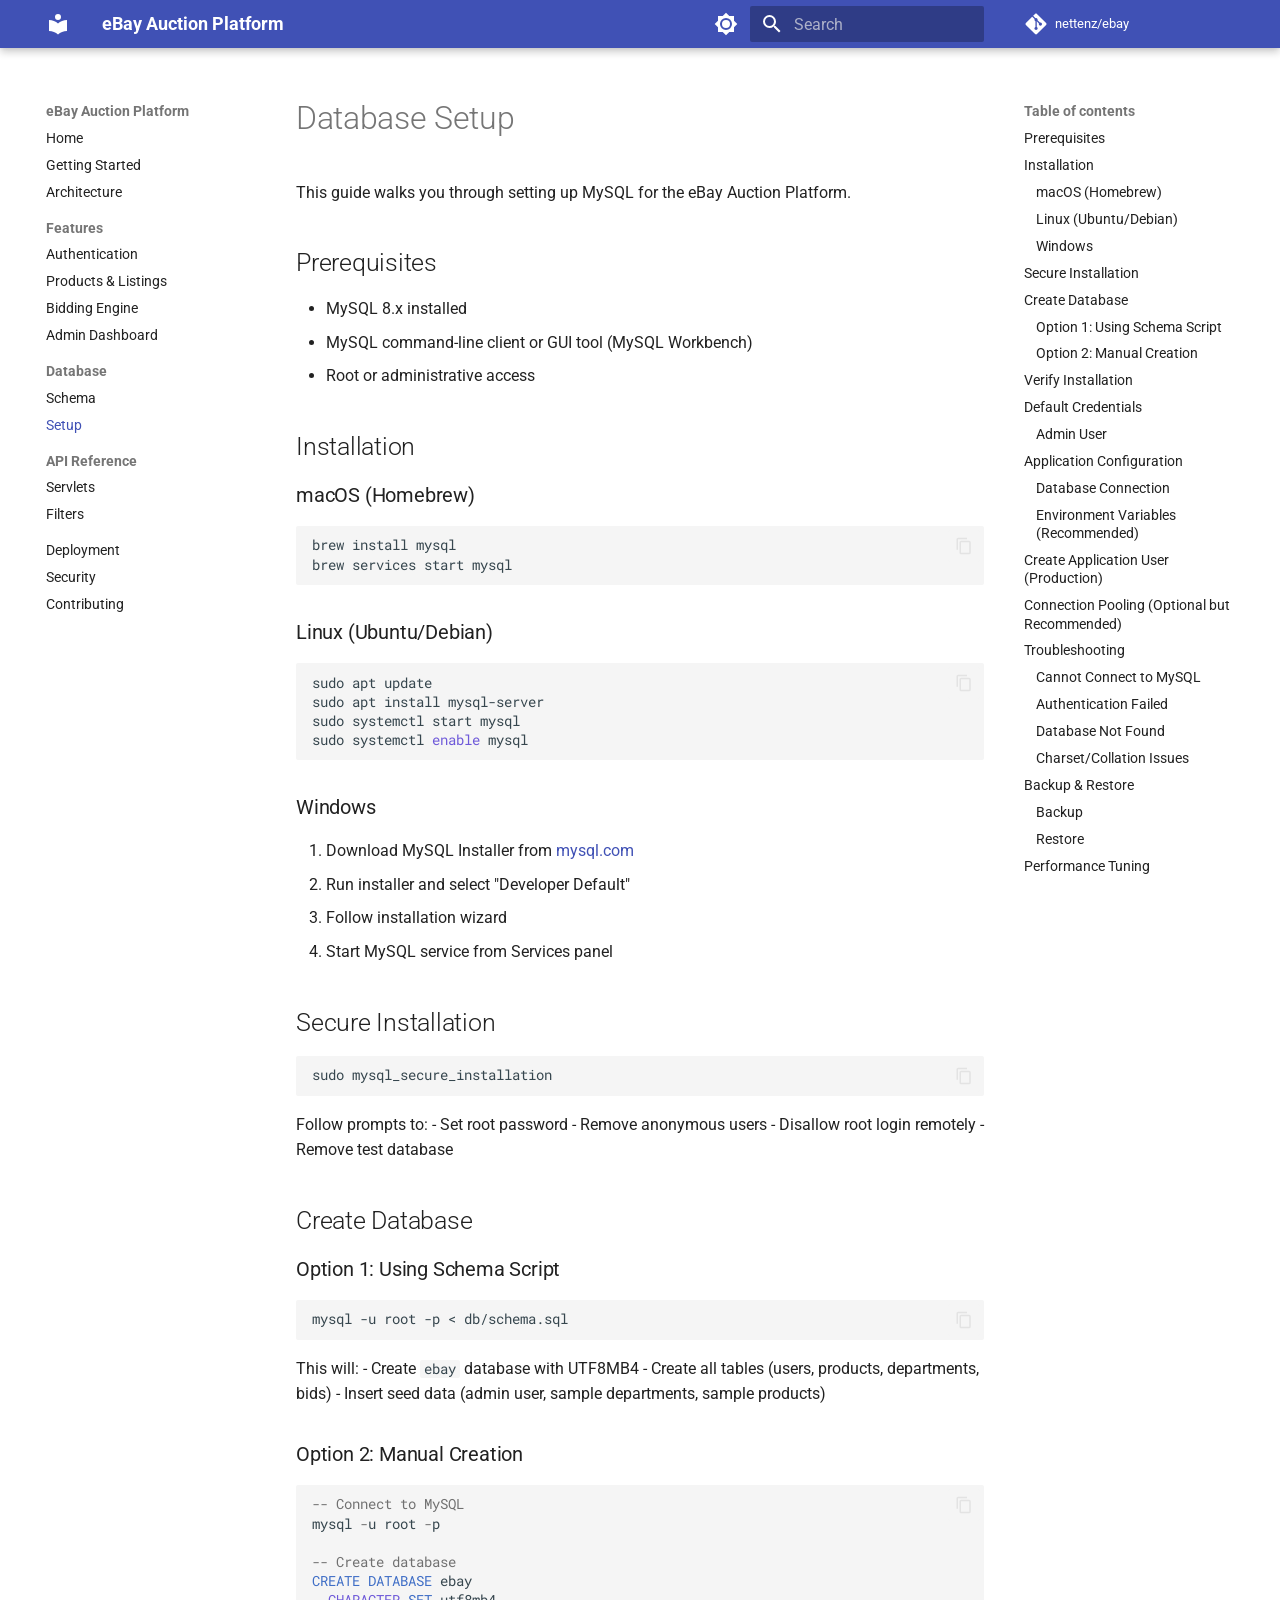
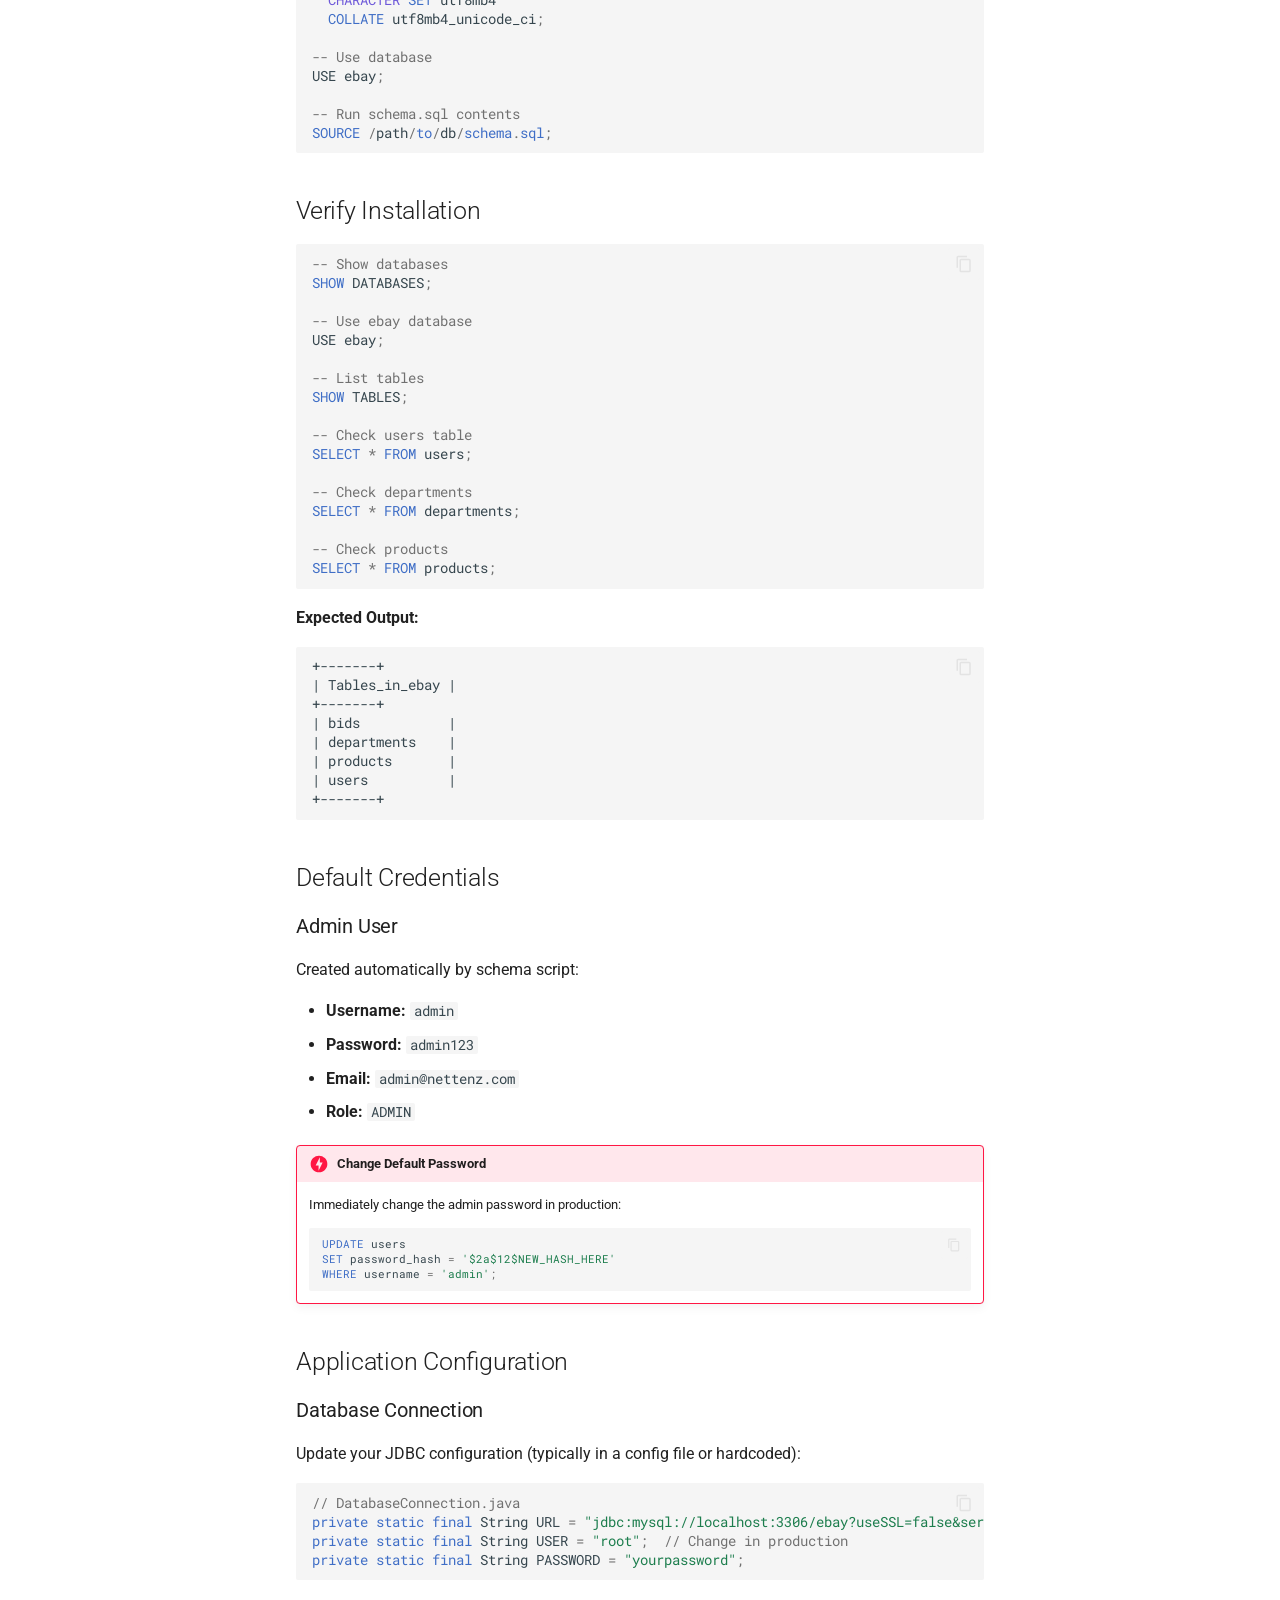
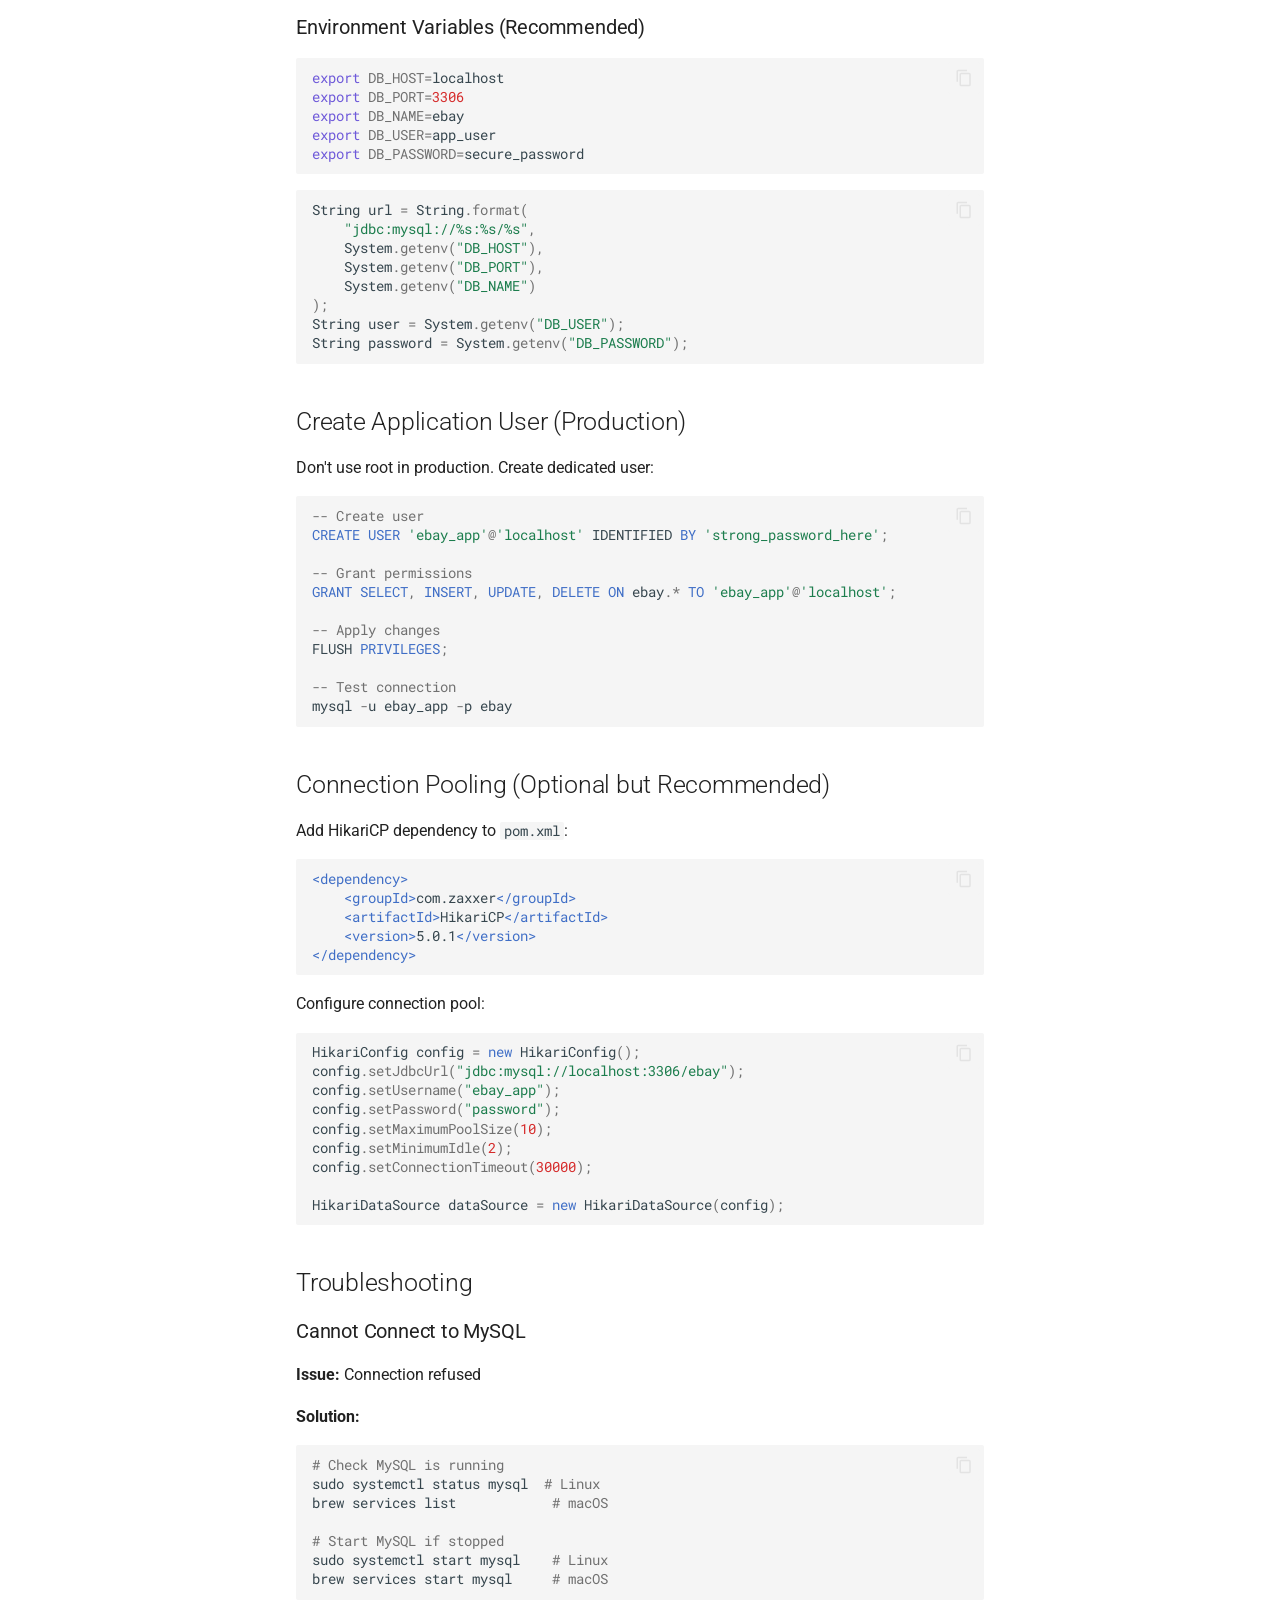
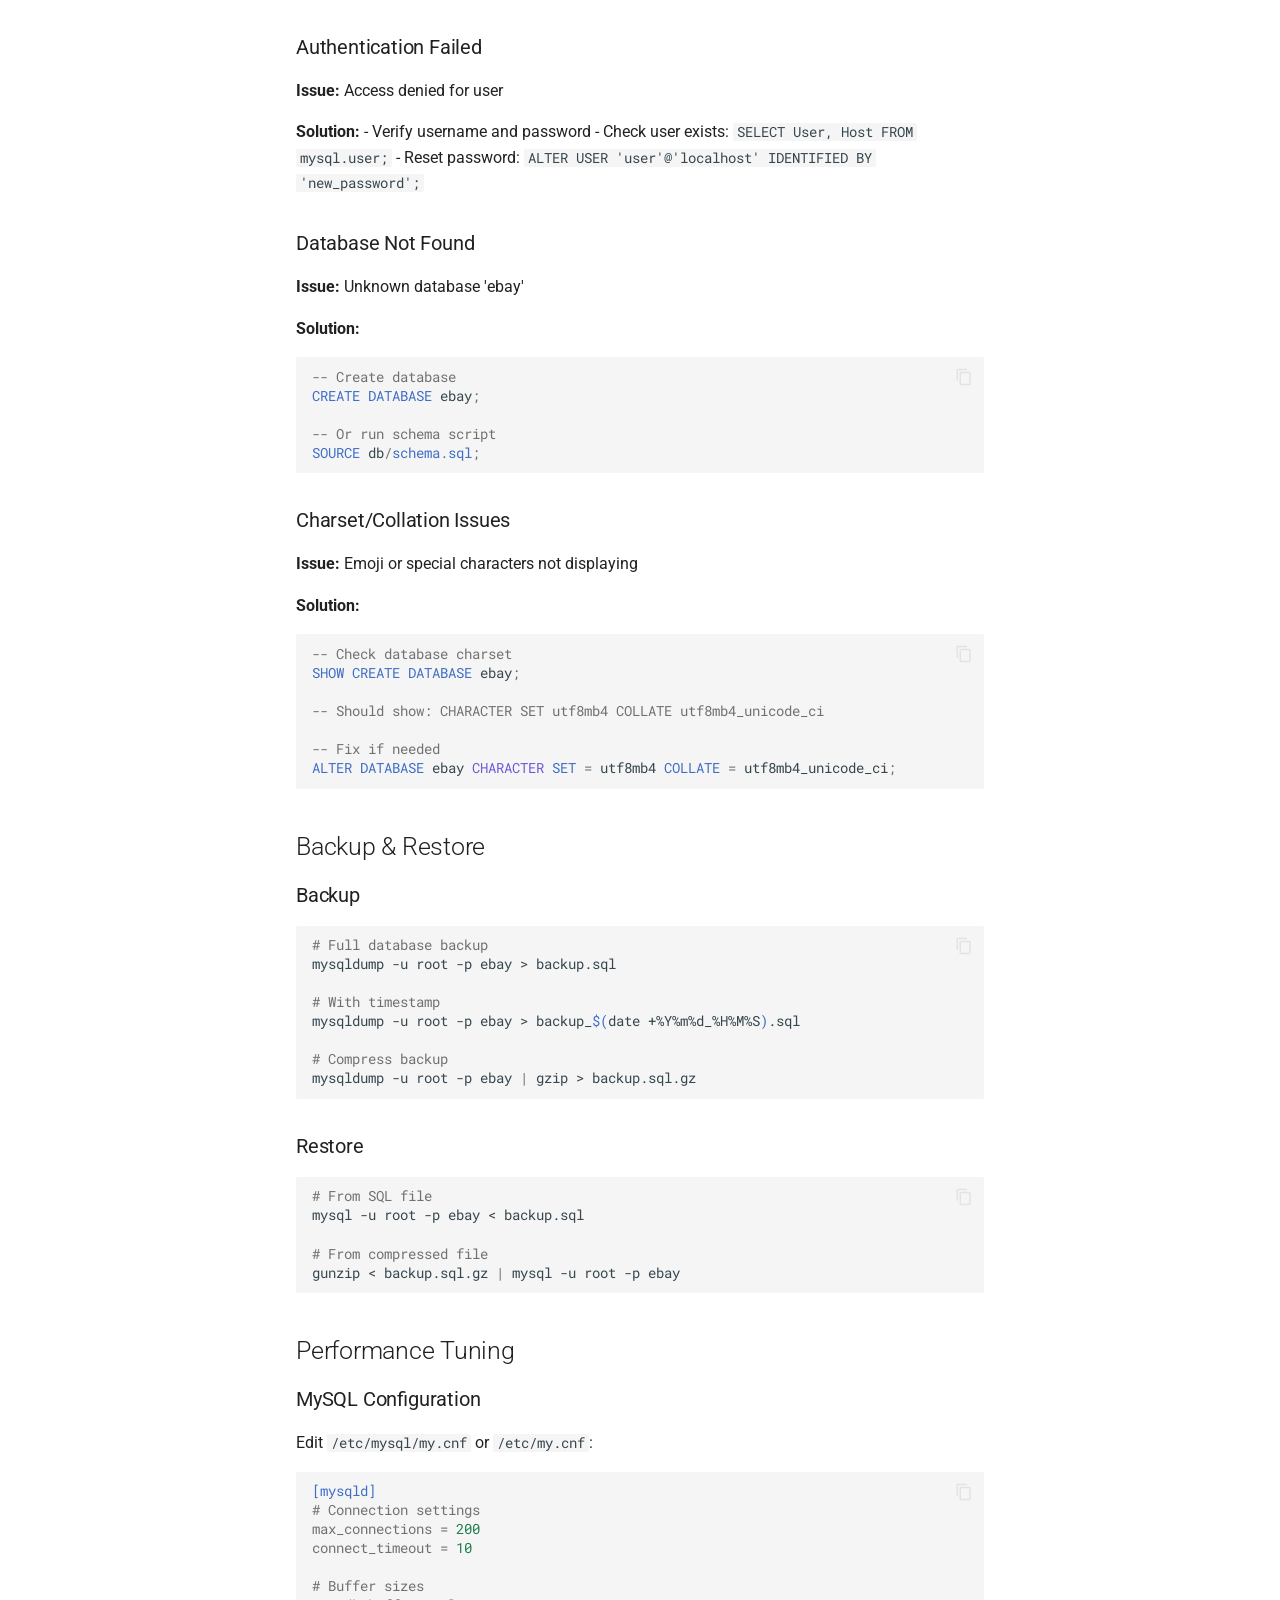
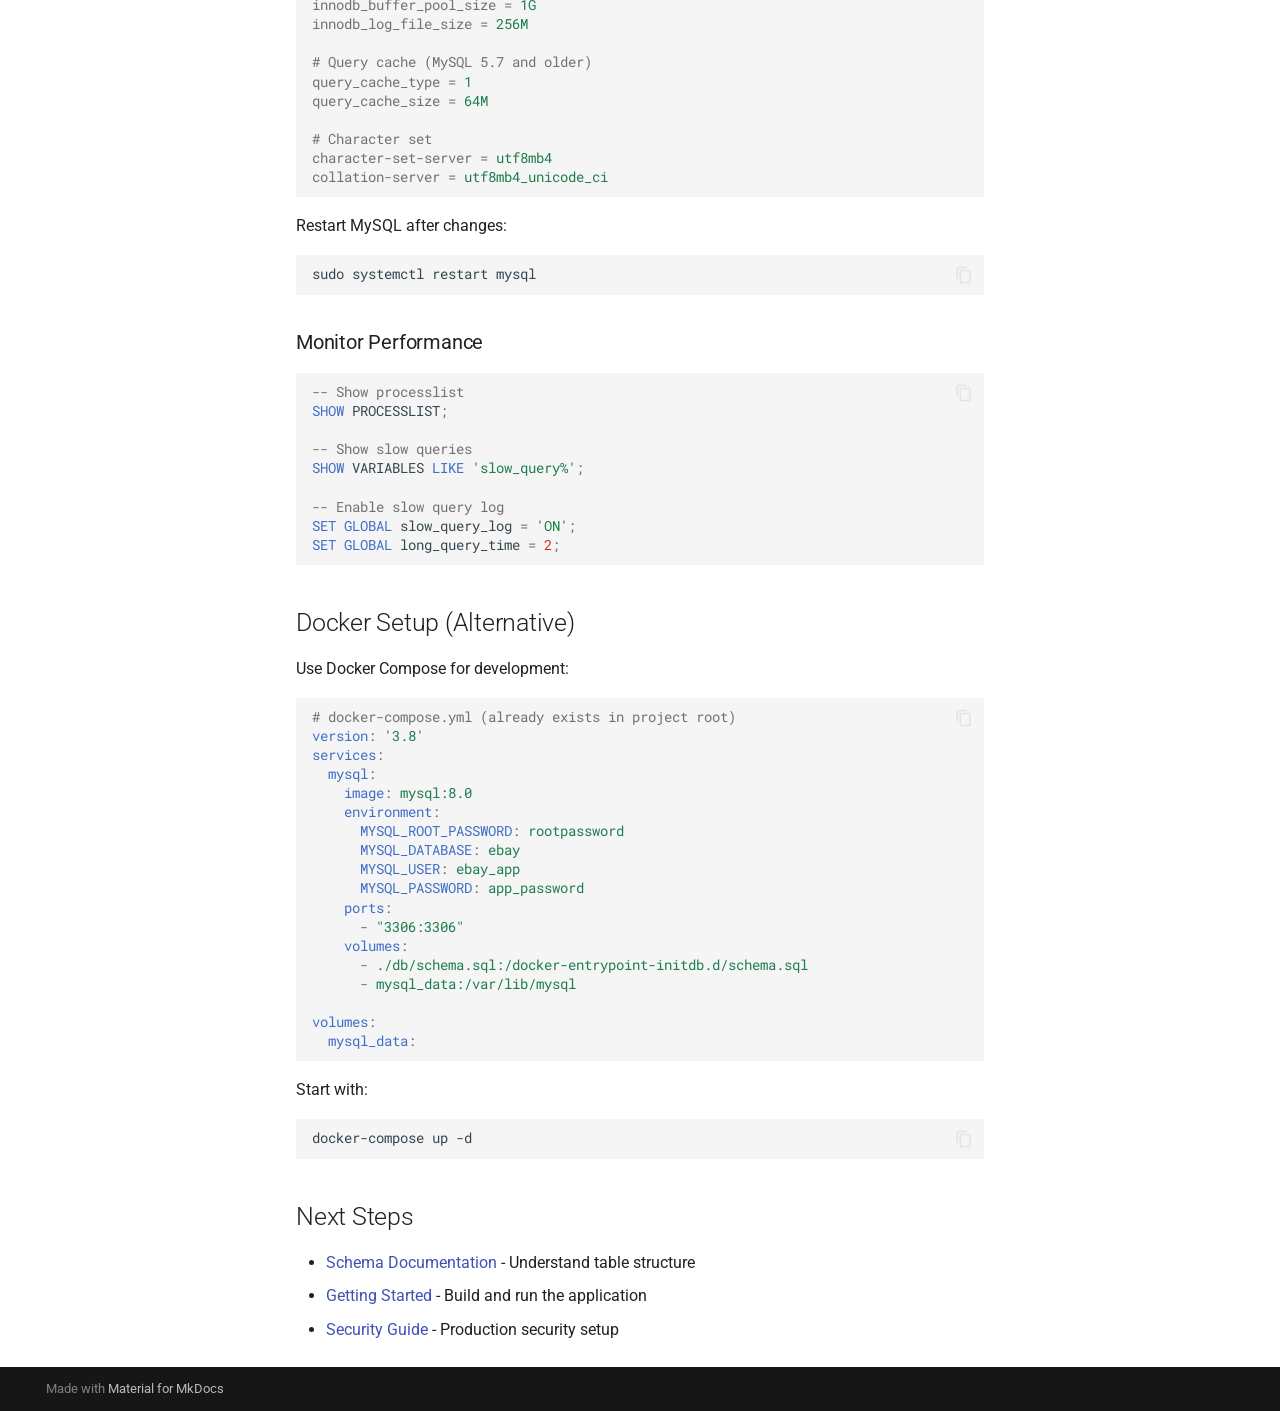
<file: database/setup/index.html>
<!doctype html>
<html lang="en" class="no-js">
  <head>
    
      <meta charset="utf-8">
      <meta name="viewport" content="width=device-width,initial-scale=1">
      
        <meta name="description" content="Documentation for a Java-based auction web application built with Jakarta EE">
      
      
        <meta name="author" content="Emanuel">
      
      
      
        <link rel="prev" href="../schema/">
      
      
        <link rel="next" href="../../api/servlets/">
      
      
        
      
      
      <link rel="icon" href="../../assets/images/favicon.png">
      <meta name="generator" content="mkdocs-1.6.1, mkdocs-material-9.7.1">
    
    
      
        <title>Setup - eBay Auction Platform</title>
      
    
    
      <link rel="stylesheet" href="../../assets/stylesheets/main.484c7ddc.min.css">
      
        
        <link rel="stylesheet" href="../../assets/stylesheets/palette.ab4e12ef.min.css">
      
      


    
    
      
    
    
      
        
        
        <link rel="preconnect" href="https://fonts.gstatic.com" crossorigin>
        <link rel="stylesheet" href="https://fonts.googleapis.com/css?family=Roboto:300,300i,400,400i,700,700i%7CRoboto+Mono:400,400i,700,700i&display=fallback">
        <style>:root{--md-text-font:"Roboto";--md-code-font:"Roboto Mono"}</style>
      
    
    
    <script>__md_scope=new URL("../..",location),__md_hash=e=>[...e].reduce(((e,_)=>(e<<5)-e+_.charCodeAt(0)),0),__md_get=(e,_=localStorage,t=__md_scope)=>JSON.parse(_.getItem(t.pathname+"."+e)),__md_set=(e,_,t=localStorage,a=__md_scope)=>{try{t.setItem(a.pathname+"."+e,JSON.stringify(_))}catch(e){}}</script>
    
      

    
    
  </head>
  
  
    
    
      
    
    
    
    
    <body dir="ltr" data-md-color-scheme="default" data-md-color-primary="indigo" data-md-color-accent="indigo">
  
    
    <input class="md-toggle" data-md-toggle="drawer" type="checkbox" id="__drawer" autocomplete="off">
    <input class="md-toggle" data-md-toggle="search" type="checkbox" id="__search" autocomplete="off">
    <label class="md-overlay" for="__drawer"></label>
    <div data-md-component="skip">
      
        
        <a href="#database-setup" class="md-skip">
          Skip to content
        </a>
      
    </div>
    <div data-md-component="announce">
      
    </div>
    
    
      

  

<header class="md-header md-header--shadow" data-md-component="header">
  <nav class="md-header__inner md-grid" aria-label="Header">
    <a href="../.." title="eBay Auction Platform" class="md-header__button md-logo" aria-label="eBay Auction Platform" data-md-component="logo">
      
  
  <svg xmlns="http://www.w3.org/2000/svg" viewBox="0 0 24 24"><path d="M12 8a3 3 0 0 0 3-3 3 3 0 0 0-3-3 3 3 0 0 0-3 3 3 3 0 0 0 3 3m0 3.54C9.64 9.35 6.5 8 3 8v11c3.5 0 6.64 1.35 9 3.54 2.36-2.19 5.5-3.54 9-3.54V8c-3.5 0-6.64 1.35-9 3.54"/></svg>

    </a>
    <label class="md-header__button md-icon" for="__drawer">
      
      <svg xmlns="http://www.w3.org/2000/svg" viewBox="0 0 24 24"><path d="M3 6h18v2H3zm0 5h18v2H3zm0 5h18v2H3z"/></svg>
    </label>
    <div class="md-header__title" data-md-component="header-title">
      <div class="md-header__ellipsis">
        <div class="md-header__topic">
          <span class="md-ellipsis">
            eBay Auction Platform
          </span>
        </div>
        <div class="md-header__topic" data-md-component="header-topic">
          <span class="md-ellipsis">
            
              Setup
            
          </span>
        </div>
      </div>
    </div>
    
      
        <form class="md-header__option" data-md-component="palette">
  
    
    
    
    <input class="md-option" data-md-color-media="" data-md-color-scheme="default" data-md-color-primary="indigo" data-md-color-accent="indigo"  aria-label="Switch to dark mode"  type="radio" name="__palette" id="__palette_0">
    
      <label class="md-header__button md-icon" title="Switch to dark mode" for="__palette_1" hidden>
        <svg xmlns="http://www.w3.org/2000/svg" viewBox="0 0 24 24"><path d="M12 8a4 4 0 0 0-4 4 4 4 0 0 0 4 4 4 4 0 0 0 4-4 4 4 0 0 0-4-4m0 10a6 6 0 0 1-6-6 6 6 0 0 1 6-6 6 6 0 0 1 6 6 6 6 0 0 1-6 6m8-9.31V4h-4.69L12 .69 8.69 4H4v4.69L.69 12 4 15.31V20h4.69L12 23.31 15.31 20H20v-4.69L23.31 12z"/></svg>
      </label>
    
  
    
    
    
    <input class="md-option" data-md-color-media="" data-md-color-scheme="slate" data-md-color-primary="indigo" data-md-color-accent="indigo"  aria-label="Switch to light mode"  type="radio" name="__palette" id="__palette_1">
    
      <label class="md-header__button md-icon" title="Switch to light mode" for="__palette_0" hidden>
        <svg xmlns="http://www.w3.org/2000/svg" viewBox="0 0 24 24"><path d="M12 18c-.89 0-1.74-.2-2.5-.55C11.56 16.5 13 14.42 13 12s-1.44-4.5-3.5-5.45C10.26 6.2 11.11 6 12 6a6 6 0 0 1 6 6 6 6 0 0 1-6 6m8-9.31V4h-4.69L12 .69 8.69 4H4v4.69L.69 12 4 15.31V20h4.69L12 23.31 15.31 20H20v-4.69L23.31 12z"/></svg>
      </label>
    
  
</form>
      
    
    
      <script>var palette=__md_get("__palette");if(palette&&palette.color){if("(prefers-color-scheme)"===palette.color.media){var media=matchMedia("(prefers-color-scheme: light)"),input=document.querySelector(media.matches?"[data-md-color-media='(prefers-color-scheme: light)']":"[data-md-color-media='(prefers-color-scheme: dark)']");palette.color.media=input.getAttribute("data-md-color-media"),palette.color.scheme=input.getAttribute("data-md-color-scheme"),palette.color.primary=input.getAttribute("data-md-color-primary"),palette.color.accent=input.getAttribute("data-md-color-accent")}for(var[key,value]of Object.entries(palette.color))document.body.setAttribute("data-md-color-"+key,value)}</script>
    
    
    
      
      
        <label class="md-header__button md-icon" for="__search">
          
          <svg xmlns="http://www.w3.org/2000/svg" viewBox="0 0 24 24"><path d="M9.5 3A6.5 6.5 0 0 1 16 9.5c0 1.61-.59 3.09-1.56 4.23l.27.27h.79l5 5-1.5 1.5-5-5v-.79l-.27-.27A6.52 6.52 0 0 1 9.5 16 6.5 6.5 0 0 1 3 9.5 6.5 6.5 0 0 1 9.5 3m0 2C7 5 5 7 5 9.5S7 14 9.5 14 14 12 14 9.5 12 5 9.5 5"/></svg>
        </label>
        <div class="md-search" data-md-component="search" role="dialog">
  <label class="md-search__overlay" for="__search"></label>
  <div class="md-search__inner" role="search">
    <form class="md-search__form" name="search">
      <input type="text" class="md-search__input" name="query" aria-label="Search" placeholder="Search" autocapitalize="off" autocorrect="off" autocomplete="off" spellcheck="false" data-md-component="search-query" required>
      <label class="md-search__icon md-icon" for="__search">
        
        <svg xmlns="http://www.w3.org/2000/svg" viewBox="0 0 24 24"><path d="M9.5 3A6.5 6.5 0 0 1 16 9.5c0 1.61-.59 3.09-1.56 4.23l.27.27h.79l5 5-1.5 1.5-5-5v-.79l-.27-.27A6.52 6.52 0 0 1 9.5 16 6.5 6.5 0 0 1 3 9.5 6.5 6.5 0 0 1 9.5 3m0 2C7 5 5 7 5 9.5S7 14 9.5 14 14 12 14 9.5 12 5 9.5 5"/></svg>
        
        <svg xmlns="http://www.w3.org/2000/svg" viewBox="0 0 24 24"><path d="M20 11v2H8l5.5 5.5-1.42 1.42L4.16 12l7.92-7.92L13.5 5.5 8 11z"/></svg>
      </label>
      <nav class="md-search__options" aria-label="Search">
        
        <button type="reset" class="md-search__icon md-icon" title="Clear" aria-label="Clear" tabindex="-1">
          
          <svg xmlns="http://www.w3.org/2000/svg" viewBox="0 0 24 24"><path d="M19 6.41 17.59 5 12 10.59 6.41 5 5 6.41 10.59 12 5 17.59 6.41 19 12 13.41 17.59 19 19 17.59 13.41 12z"/></svg>
        </button>
      </nav>
      
        <div class="md-search__suggest" data-md-component="search-suggest"></div>
      
    </form>
    <div class="md-search__output">
      <div class="md-search__scrollwrap" tabindex="0" data-md-scrollfix>
        <div class="md-search-result" data-md-component="search-result">
          <div class="md-search-result__meta">
            Initializing search
          </div>
          <ol class="md-search-result__list" role="presentation"></ol>
        </div>
      </div>
    </div>
  </div>
</div>
      
    
    
      <div class="md-header__source">
        <a href="https://github.com/nettenz/ebay" title="Go to repository" class="md-source" data-md-component="source">
  <div class="md-source__icon md-icon">
    
    <svg xmlns="http://www.w3.org/2000/svg" viewBox="0 0 448 512"><!--! Font Awesome Free 7.1.0 by @fontawesome - https://fontawesome.com License - https://fontawesome.com/license/free (Icons: CC BY 4.0, Fonts: SIL OFL 1.1, Code: MIT License) Copyright 2025 Fonticons, Inc.--><path d="M439.6 236.1 244 40.5c-5.4-5.5-12.8-8.5-20.4-8.5s-15 3-20.4 8.4L162.5 81l51.5 51.5c27.1-9.1 52.7 16.8 43.4 43.7l49.7 49.7c34.2-11.8 61.2 31 35.5 56.7-26.5 26.5-70.2-2.9-56-37.3L240.3 199v121.9c25.3 12.5 22.3 41.8 9.1 55-6.4 6.4-15.2 10.1-24.3 10.1s-17.8-3.6-24.3-10.1c-17.6-17.6-11.1-46.9 11.2-56v-123c-20.8-8.5-24.6-30.7-18.6-45L142.6 101 8.5 235.1C3 240.6 0 247.9 0 255.5s3 15 8.5 20.4l195.6 195.7c5.4 5.4 12.7 8.4 20.4 8.4s15-3 20.4-8.4l194.7-194.7c5.4-5.4 8.4-12.8 8.4-20.4s-3-15-8.4-20.4"/></svg>
  </div>
  <div class="md-source__repository">
    nettenz/ebay
  </div>
</a>
      </div>
    
  </nav>
  
</header>
    
    <div class="md-container" data-md-component="container">
      
      
        
          
        
      
      <main class="md-main" data-md-component="main">
        <div class="md-main__inner md-grid">
          
            
              
              <div class="md-sidebar md-sidebar--primary" data-md-component="sidebar" data-md-type="navigation" >
                <div class="md-sidebar__scrollwrap">
                  <div class="md-sidebar__inner">
                    



<nav class="md-nav md-nav--primary" aria-label="Navigation" data-md-level="0">
  <label class="md-nav__title" for="__drawer">
    <a href="../.." title="eBay Auction Platform" class="md-nav__button md-logo" aria-label="eBay Auction Platform" data-md-component="logo">
      
  
  <svg xmlns="http://www.w3.org/2000/svg" viewBox="0 0 24 24"><path d="M12 8a3 3 0 0 0 3-3 3 3 0 0 0-3-3 3 3 0 0 0-3 3 3 3 0 0 0 3 3m0 3.54C9.64 9.35 6.5 8 3 8v11c3.5 0 6.64 1.35 9 3.54 2.36-2.19 5.5-3.54 9-3.54V8c-3.5 0-6.64 1.35-9 3.54"/></svg>

    </a>
    eBay Auction Platform
  </label>
  
    <div class="md-nav__source">
      <a href="https://github.com/nettenz/ebay" title="Go to repository" class="md-source" data-md-component="source">
  <div class="md-source__icon md-icon">
    
    <svg xmlns="http://www.w3.org/2000/svg" viewBox="0 0 448 512"><!--! Font Awesome Free 7.1.0 by @fontawesome - https://fontawesome.com License - https://fontawesome.com/license/free (Icons: CC BY 4.0, Fonts: SIL OFL 1.1, Code: MIT License) Copyright 2025 Fonticons, Inc.--><path d="M439.6 236.1 244 40.5c-5.4-5.5-12.8-8.5-20.4-8.5s-15 3-20.4 8.4L162.5 81l51.5 51.5c27.1-9.1 52.7 16.8 43.4 43.7l49.7 49.7c34.2-11.8 61.2 31 35.5 56.7-26.5 26.5-70.2-2.9-56-37.3L240.3 199v121.9c25.3 12.5 22.3 41.8 9.1 55-6.4 6.4-15.2 10.1-24.3 10.1s-17.8-3.6-24.3-10.1c-17.6-17.6-11.1-46.9 11.2-56v-123c-20.8-8.5-24.6-30.7-18.6-45L142.6 101 8.5 235.1C3 240.6 0 247.9 0 255.5s3 15 8.5 20.4l195.6 195.7c5.4 5.4 12.7 8.4 20.4 8.4s15-3 20.4-8.4l194.7-194.7c5.4-5.4 8.4-12.8 8.4-20.4s-3-15-8.4-20.4"/></svg>
  </div>
  <div class="md-source__repository">
    nettenz/ebay
  </div>
</a>
    </div>
  
  <ul class="md-nav__list" data-md-scrollfix>
    
      
      
  
  
  
  
    <li class="md-nav__item">
      <a href="../.." class="md-nav__link">
        
  
  
  <span class="md-ellipsis">
    
  
    Home
  

    
  </span>
  
  

      </a>
    </li>
  

    
      
      
  
  
  
  
    <li class="md-nav__item">
      <a href="../../getting-started/" class="md-nav__link">
        
  
  
  <span class="md-ellipsis">
    
  
    Getting Started
  

    
  </span>
  
  

      </a>
    </li>
  

    
      
      
  
  
  
  
    <li class="md-nav__item">
      <a href="../../architecture/" class="md-nav__link">
        
  
  
  <span class="md-ellipsis">
    
  
    Architecture
  

    
  </span>
  
  

      </a>
    </li>
  

    
      
      
  
  
  
  
    
    
    
    
      
        
        
      
    
    
    <li class="md-nav__item md-nav__item--section md-nav__item--nested">
      
        
        
          
        
        <input class="md-nav__toggle md-toggle md-toggle--indeterminate" type="checkbox" id="__nav_4" >
        
          
          <label class="md-nav__link" for="__nav_4" id="__nav_4_label" tabindex="">
            
  
  
  <span class="md-ellipsis">
    
  
    Features
  

    
  </span>
  
  

            <span class="md-nav__icon md-icon"></span>
          </label>
        
        <nav class="md-nav" data-md-level="1" aria-labelledby="__nav_4_label" aria-expanded="false">
          <label class="md-nav__title" for="__nav_4">
            <span class="md-nav__icon md-icon"></span>
            
  
    Features
  

          </label>
          <ul class="md-nav__list" data-md-scrollfix>
            
              
                
  
  
  
  
    <li class="md-nav__item">
      <a href="../../features/authentication/" class="md-nav__link">
        
  
  
  <span class="md-ellipsis">
    
  
    Authentication
  

    
  </span>
  
  

      </a>
    </li>
  

              
            
              
                
  
  
  
  
    <li class="md-nav__item">
      <a href="../../features/products/" class="md-nav__link">
        
  
  
  <span class="md-ellipsis">
    
  
    Products & Listings
  

    
  </span>
  
  

      </a>
    </li>
  

              
            
              
                
  
  
  
  
    <li class="md-nav__item">
      <a href="../../features/bidding/" class="md-nav__link">
        
  
  
  <span class="md-ellipsis">
    
  
    Bidding Engine
  

    
  </span>
  
  

      </a>
    </li>
  

              
            
              
                
  
  
  
  
    <li class="md-nav__item">
      <a href="../../features/admin/" class="md-nav__link">
        
  
  
  <span class="md-ellipsis">
    
  
    Admin Dashboard
  

    
  </span>
  
  

      </a>
    </li>
  

              
            
          </ul>
        </nav>
      
    </li>
  

    
      
      
  
  
    
  
  
  
    
    
    
    
      
        
        
      
    
    
    <li class="md-nav__item md-nav__item--active md-nav__item--section md-nav__item--nested">
      
        
        
        <input class="md-nav__toggle md-toggle " type="checkbox" id="__nav_5" checked>
        
          
          <label class="md-nav__link" for="__nav_5" id="__nav_5_label" tabindex="">
            
  
  
  <span class="md-ellipsis">
    
  
    Database
  

    
  </span>
  
  

            <span class="md-nav__icon md-icon"></span>
          </label>
        
        <nav class="md-nav" data-md-level="1" aria-labelledby="__nav_5_label" aria-expanded="true">
          <label class="md-nav__title" for="__nav_5">
            <span class="md-nav__icon md-icon"></span>
            
  
    Database
  

          </label>
          <ul class="md-nav__list" data-md-scrollfix>
            
              
                
  
  
  
  
    <li class="md-nav__item">
      <a href="../schema/" class="md-nav__link">
        
  
  
  <span class="md-ellipsis">
    
  
    Schema
  

    
  </span>
  
  

      </a>
    </li>
  

              
            
              
                
  
  
    
  
  
  
    <li class="md-nav__item md-nav__item--active">
      
      <input class="md-nav__toggle md-toggle" type="checkbox" id="__toc">
      
      
        
      
      
        <label class="md-nav__link md-nav__link--active" for="__toc">
          
  
  
  <span class="md-ellipsis">
    
  
    Setup
  

    
  </span>
  
  

          <span class="md-nav__icon md-icon"></span>
        </label>
      
      <a href="./" class="md-nav__link md-nav__link--active">
        
  
  
  <span class="md-ellipsis">
    
  
    Setup
  

    
  </span>
  
  

      </a>
      
        

<nav class="md-nav md-nav--secondary" aria-label="Table of contents">
  
  
  
    
  
  
    <label class="md-nav__title" for="__toc">
      <span class="md-nav__icon md-icon"></span>
      Table of contents
    </label>
    <ul class="md-nav__list" data-md-component="toc" data-md-scrollfix>
      
        <li class="md-nav__item">
  <a href="#prerequisites" class="md-nav__link">
    <span class="md-ellipsis">
      
        Prerequisites
      
    </span>
  </a>
  
</li>
      
        <li class="md-nav__item">
  <a href="#installation" class="md-nav__link">
    <span class="md-ellipsis">
      
        Installation
      
    </span>
  </a>
  
    <nav class="md-nav" aria-label="Installation">
      <ul class="md-nav__list">
        
          <li class="md-nav__item">
  <a href="#macos-homebrew" class="md-nav__link">
    <span class="md-ellipsis">
      
        macOS (Homebrew)
      
    </span>
  </a>
  
</li>
        
          <li class="md-nav__item">
  <a href="#linux-ubuntudebian" class="md-nav__link">
    <span class="md-ellipsis">
      
        Linux (Ubuntu/Debian)
      
    </span>
  </a>
  
</li>
        
          <li class="md-nav__item">
  <a href="#windows" class="md-nav__link">
    <span class="md-ellipsis">
      
        Windows
      
    </span>
  </a>
  
</li>
        
      </ul>
    </nav>
  
</li>
      
        <li class="md-nav__item">
  <a href="#secure-installation" class="md-nav__link">
    <span class="md-ellipsis">
      
        Secure Installation
      
    </span>
  </a>
  
</li>
      
        <li class="md-nav__item">
  <a href="#create-database" class="md-nav__link">
    <span class="md-ellipsis">
      
        Create Database
      
    </span>
  </a>
  
    <nav class="md-nav" aria-label="Create Database">
      <ul class="md-nav__list">
        
          <li class="md-nav__item">
  <a href="#option-1-using-schema-script" class="md-nav__link">
    <span class="md-ellipsis">
      
        Option 1: Using Schema Script
      
    </span>
  </a>
  
</li>
        
          <li class="md-nav__item">
  <a href="#option-2-manual-creation" class="md-nav__link">
    <span class="md-ellipsis">
      
        Option 2: Manual Creation
      
    </span>
  </a>
  
</li>
        
      </ul>
    </nav>
  
</li>
      
        <li class="md-nav__item">
  <a href="#verify-installation" class="md-nav__link">
    <span class="md-ellipsis">
      
        Verify Installation
      
    </span>
  </a>
  
</li>
      
        <li class="md-nav__item">
  <a href="#default-credentials" class="md-nav__link">
    <span class="md-ellipsis">
      
        Default Credentials
      
    </span>
  </a>
  
    <nav class="md-nav" aria-label="Default Credentials">
      <ul class="md-nav__list">
        
          <li class="md-nav__item">
  <a href="#admin-user" class="md-nav__link">
    <span class="md-ellipsis">
      
        Admin User
      
    </span>
  </a>
  
</li>
        
      </ul>
    </nav>
  
</li>
      
        <li class="md-nav__item">
  <a href="#application-configuration" class="md-nav__link">
    <span class="md-ellipsis">
      
        Application Configuration
      
    </span>
  </a>
  
    <nav class="md-nav" aria-label="Application Configuration">
      <ul class="md-nav__list">
        
          <li class="md-nav__item">
  <a href="#database-connection" class="md-nav__link">
    <span class="md-ellipsis">
      
        Database Connection
      
    </span>
  </a>
  
</li>
        
          <li class="md-nav__item">
  <a href="#environment-variables-recommended" class="md-nav__link">
    <span class="md-ellipsis">
      
        Environment Variables (Recommended)
      
    </span>
  </a>
  
</li>
        
      </ul>
    </nav>
  
</li>
      
        <li class="md-nav__item">
  <a href="#create-application-user-production" class="md-nav__link">
    <span class="md-ellipsis">
      
        Create Application User (Production)
      
    </span>
  </a>
  
</li>
      
        <li class="md-nav__item">
  <a href="#connection-pooling-optional-but-recommended" class="md-nav__link">
    <span class="md-ellipsis">
      
        Connection Pooling (Optional but Recommended)
      
    </span>
  </a>
  
</li>
      
        <li class="md-nav__item">
  <a href="#troubleshooting" class="md-nav__link">
    <span class="md-ellipsis">
      
        Troubleshooting
      
    </span>
  </a>
  
    <nav class="md-nav" aria-label="Troubleshooting">
      <ul class="md-nav__list">
        
          <li class="md-nav__item">
  <a href="#cannot-connect-to-mysql" class="md-nav__link">
    <span class="md-ellipsis">
      
        Cannot Connect to MySQL
      
    </span>
  </a>
  
</li>
        
          <li class="md-nav__item">
  <a href="#authentication-failed" class="md-nav__link">
    <span class="md-ellipsis">
      
        Authentication Failed
      
    </span>
  </a>
  
</li>
        
          <li class="md-nav__item">
  <a href="#database-not-found" class="md-nav__link">
    <span class="md-ellipsis">
      
        Database Not Found
      
    </span>
  </a>
  
</li>
        
          <li class="md-nav__item">
  <a href="#charsetcollation-issues" class="md-nav__link">
    <span class="md-ellipsis">
      
        Charset/Collation Issues
      
    </span>
  </a>
  
</li>
        
      </ul>
    </nav>
  
</li>
      
        <li class="md-nav__item">
  <a href="#backup-restore" class="md-nav__link">
    <span class="md-ellipsis">
      
        Backup &amp; Restore
      
    </span>
  </a>
  
    <nav class="md-nav" aria-label="Backup &amp; Restore">
      <ul class="md-nav__list">
        
          <li class="md-nav__item">
  <a href="#backup" class="md-nav__link">
    <span class="md-ellipsis">
      
        Backup
      
    </span>
  </a>
  
</li>
        
          <li class="md-nav__item">
  <a href="#restore" class="md-nav__link">
    <span class="md-ellipsis">
      
        Restore
      
    </span>
  </a>
  
</li>
        
      </ul>
    </nav>
  
</li>
      
        <li class="md-nav__item">
  <a href="#performance-tuning" class="md-nav__link">
    <span class="md-ellipsis">
      
        Performance Tuning
      
    </span>
  </a>
  
    <nav class="md-nav" aria-label="Performance Tuning">
      <ul class="md-nav__list">
        
          <li class="md-nav__item">
  <a href="#mysql-configuration" class="md-nav__link">
    <span class="md-ellipsis">
      
        MySQL Configuration
      
    </span>
  </a>
  
</li>
        
          <li class="md-nav__item">
  <a href="#monitor-performance" class="md-nav__link">
    <span class="md-ellipsis">
      
        Monitor Performance
      
    </span>
  </a>
  
</li>
        
      </ul>
    </nav>
  
</li>
      
        <li class="md-nav__item">
  <a href="#docker-setup-alternative" class="md-nav__link">
    <span class="md-ellipsis">
      
        Docker Setup (Alternative)
      
    </span>
  </a>
  
</li>
      
        <li class="md-nav__item">
  <a href="#next-steps" class="md-nav__link">
    <span class="md-ellipsis">
      
        Next Steps
      
    </span>
  </a>
  
</li>
      
    </ul>
  
</nav>
      
    </li>
  

              
            
          </ul>
        </nav>
      
    </li>
  

    
      
      
  
  
  
  
    
    
    
    
      
        
        
      
    
    
    <li class="md-nav__item md-nav__item--section md-nav__item--nested">
      
        
        
          
        
        <input class="md-nav__toggle md-toggle md-toggle--indeterminate" type="checkbox" id="__nav_6" >
        
          
          <label class="md-nav__link" for="__nav_6" id="__nav_6_label" tabindex="">
            
  
  
  <span class="md-ellipsis">
    
  
    API Reference
  

    
  </span>
  
  

            <span class="md-nav__icon md-icon"></span>
          </label>
        
        <nav class="md-nav" data-md-level="1" aria-labelledby="__nav_6_label" aria-expanded="false">
          <label class="md-nav__title" for="__nav_6">
            <span class="md-nav__icon md-icon"></span>
            
  
    API Reference
  

          </label>
          <ul class="md-nav__list" data-md-scrollfix>
            
              
                
  
  
  
  
    <li class="md-nav__item">
      <a href="../../api/servlets/" class="md-nav__link">
        
  
  
  <span class="md-ellipsis">
    
  
    Servlets
  

    
  </span>
  
  

      </a>
    </li>
  

              
            
              
                
  
  
  
  
    <li class="md-nav__item">
      <a href="../../api/filters/" class="md-nav__link">
        
  
  
  <span class="md-ellipsis">
    
  
    Filters
  

    
  </span>
  
  

      </a>
    </li>
  

              
            
          </ul>
        </nav>
      
    </li>
  

    
      
      
  
  
  
  
    <li class="md-nav__item">
      <a href="../../deployment/" class="md-nav__link">
        
  
  
  <span class="md-ellipsis">
    
  
    Deployment
  

    
  </span>
  
  

      </a>
    </li>
  

    
      
      
  
  
  
  
    <li class="md-nav__item">
      <a href="../../security/" class="md-nav__link">
        
  
  
  <span class="md-ellipsis">
    
  
    Security
  

    
  </span>
  
  

      </a>
    </li>
  

    
      
      
  
  
  
  
    <li class="md-nav__item">
      <a href="../../contributing/" class="md-nav__link">
        
  
  
  <span class="md-ellipsis">
    
  
    Contributing
  

    
  </span>
  
  

      </a>
    </li>
  

    
  </ul>
</nav>
                  </div>
                </div>
              </div>
            
            
              
              <div class="md-sidebar md-sidebar--secondary" data-md-component="sidebar" data-md-type="toc" >
                <div class="md-sidebar__scrollwrap">
                  <div class="md-sidebar__inner">
                    

<nav class="md-nav md-nav--secondary" aria-label="Table of contents">
  
  
  
    
  
  
    <label class="md-nav__title" for="__toc">
      <span class="md-nav__icon md-icon"></span>
      Table of contents
    </label>
    <ul class="md-nav__list" data-md-component="toc" data-md-scrollfix>
      
        <li class="md-nav__item">
  <a href="#prerequisites" class="md-nav__link">
    <span class="md-ellipsis">
      
        Prerequisites
      
    </span>
  </a>
  
</li>
      
        <li class="md-nav__item">
  <a href="#installation" class="md-nav__link">
    <span class="md-ellipsis">
      
        Installation
      
    </span>
  </a>
  
    <nav class="md-nav" aria-label="Installation">
      <ul class="md-nav__list">
        
          <li class="md-nav__item">
  <a href="#macos-homebrew" class="md-nav__link">
    <span class="md-ellipsis">
      
        macOS (Homebrew)
      
    </span>
  </a>
  
</li>
        
          <li class="md-nav__item">
  <a href="#linux-ubuntudebian" class="md-nav__link">
    <span class="md-ellipsis">
      
        Linux (Ubuntu/Debian)
      
    </span>
  </a>
  
</li>
        
          <li class="md-nav__item">
  <a href="#windows" class="md-nav__link">
    <span class="md-ellipsis">
      
        Windows
      
    </span>
  </a>
  
</li>
        
      </ul>
    </nav>
  
</li>
      
        <li class="md-nav__item">
  <a href="#secure-installation" class="md-nav__link">
    <span class="md-ellipsis">
      
        Secure Installation
      
    </span>
  </a>
  
</li>
      
        <li class="md-nav__item">
  <a href="#create-database" class="md-nav__link">
    <span class="md-ellipsis">
      
        Create Database
      
    </span>
  </a>
  
    <nav class="md-nav" aria-label="Create Database">
      <ul class="md-nav__list">
        
          <li class="md-nav__item">
  <a href="#option-1-using-schema-script" class="md-nav__link">
    <span class="md-ellipsis">
      
        Option 1: Using Schema Script
      
    </span>
  </a>
  
</li>
        
          <li class="md-nav__item">
  <a href="#option-2-manual-creation" class="md-nav__link">
    <span class="md-ellipsis">
      
        Option 2: Manual Creation
      
    </span>
  </a>
  
</li>
        
      </ul>
    </nav>
  
</li>
      
        <li class="md-nav__item">
  <a href="#verify-installation" class="md-nav__link">
    <span class="md-ellipsis">
      
        Verify Installation
      
    </span>
  </a>
  
</li>
      
        <li class="md-nav__item">
  <a href="#default-credentials" class="md-nav__link">
    <span class="md-ellipsis">
      
        Default Credentials
      
    </span>
  </a>
  
    <nav class="md-nav" aria-label="Default Credentials">
      <ul class="md-nav__list">
        
          <li class="md-nav__item">
  <a href="#admin-user" class="md-nav__link">
    <span class="md-ellipsis">
      
        Admin User
      
    </span>
  </a>
  
</li>
        
      </ul>
    </nav>
  
</li>
      
        <li class="md-nav__item">
  <a href="#application-configuration" class="md-nav__link">
    <span class="md-ellipsis">
      
        Application Configuration
      
    </span>
  </a>
  
    <nav class="md-nav" aria-label="Application Configuration">
      <ul class="md-nav__list">
        
          <li class="md-nav__item">
  <a href="#database-connection" class="md-nav__link">
    <span class="md-ellipsis">
      
        Database Connection
      
    </span>
  </a>
  
</li>
        
          <li class="md-nav__item">
  <a href="#environment-variables-recommended" class="md-nav__link">
    <span class="md-ellipsis">
      
        Environment Variables (Recommended)
      
    </span>
  </a>
  
</li>
        
      </ul>
    </nav>
  
</li>
      
        <li class="md-nav__item">
  <a href="#create-application-user-production" class="md-nav__link">
    <span class="md-ellipsis">
      
        Create Application User (Production)
      
    </span>
  </a>
  
</li>
      
        <li class="md-nav__item">
  <a href="#connection-pooling-optional-but-recommended" class="md-nav__link">
    <span class="md-ellipsis">
      
        Connection Pooling (Optional but Recommended)
      
    </span>
  </a>
  
</li>
      
        <li class="md-nav__item">
  <a href="#troubleshooting" class="md-nav__link">
    <span class="md-ellipsis">
      
        Troubleshooting
      
    </span>
  </a>
  
    <nav class="md-nav" aria-label="Troubleshooting">
      <ul class="md-nav__list">
        
          <li class="md-nav__item">
  <a href="#cannot-connect-to-mysql" class="md-nav__link">
    <span class="md-ellipsis">
      
        Cannot Connect to MySQL
      
    </span>
  </a>
  
</li>
        
          <li class="md-nav__item">
  <a href="#authentication-failed" class="md-nav__link">
    <span class="md-ellipsis">
      
        Authentication Failed
      
    </span>
  </a>
  
</li>
        
          <li class="md-nav__item">
  <a href="#database-not-found" class="md-nav__link">
    <span class="md-ellipsis">
      
        Database Not Found
      
    </span>
  </a>
  
</li>
        
          <li class="md-nav__item">
  <a href="#charsetcollation-issues" class="md-nav__link">
    <span class="md-ellipsis">
      
        Charset/Collation Issues
      
    </span>
  </a>
  
</li>
        
      </ul>
    </nav>
  
</li>
      
        <li class="md-nav__item">
  <a href="#backup-restore" class="md-nav__link">
    <span class="md-ellipsis">
      
        Backup &amp; Restore
      
    </span>
  </a>
  
    <nav class="md-nav" aria-label="Backup &amp; Restore">
      <ul class="md-nav__list">
        
          <li class="md-nav__item">
  <a href="#backup" class="md-nav__link">
    <span class="md-ellipsis">
      
        Backup
      
    </span>
  </a>
  
</li>
        
          <li class="md-nav__item">
  <a href="#restore" class="md-nav__link">
    <span class="md-ellipsis">
      
        Restore
      
    </span>
  </a>
  
</li>
        
      </ul>
    </nav>
  
</li>
      
        <li class="md-nav__item">
  <a href="#performance-tuning" class="md-nav__link">
    <span class="md-ellipsis">
      
        Performance Tuning
      
    </span>
  </a>
  
    <nav class="md-nav" aria-label="Performance Tuning">
      <ul class="md-nav__list">
        
          <li class="md-nav__item">
  <a href="#mysql-configuration" class="md-nav__link">
    <span class="md-ellipsis">
      
        MySQL Configuration
      
    </span>
  </a>
  
</li>
        
          <li class="md-nav__item">
  <a href="#monitor-performance" class="md-nav__link">
    <span class="md-ellipsis">
      
        Monitor Performance
      
    </span>
  </a>
  
</li>
        
      </ul>
    </nav>
  
</li>
      
        <li class="md-nav__item">
  <a href="#docker-setup-alternative" class="md-nav__link">
    <span class="md-ellipsis">
      
        Docker Setup (Alternative)
      
    </span>
  </a>
  
</li>
      
        <li class="md-nav__item">
  <a href="#next-steps" class="md-nav__link">
    <span class="md-ellipsis">
      
        Next Steps
      
    </span>
  </a>
  
</li>
      
    </ul>
  
</nav>
                  </div>
                </div>
              </div>
            
          
          
            <div class="md-content" data-md-component="content">
              
              <article class="md-content__inner md-typeset">
                
                  


  
  


<h1 id="database-setup">Database Setup<a class="headerlink" href="#database-setup" title="Permanent link">&para;</a></h1>
<p>This guide walks you through setting up MySQL for the eBay Auction Platform.</p>
<h2 id="prerequisites">Prerequisites<a class="headerlink" href="#prerequisites" title="Permanent link">&para;</a></h2>
<ul>
<li>MySQL 8.x installed</li>
<li>MySQL command-line client or GUI tool (MySQL Workbench)</li>
<li>Root or administrative access</li>
</ul>
<h2 id="installation">Installation<a class="headerlink" href="#installation" title="Permanent link">&para;</a></h2>
<h3 id="macos-homebrew">macOS (Homebrew)<a class="headerlink" href="#macos-homebrew" title="Permanent link">&para;</a></h3>
<div class="highlight"><pre><span></span><code><a id="__codelineno-0-1" name="__codelineno-0-1" href="#__codelineno-0-1"></a>brew<span class="w"> </span>install<span class="w"> </span>mysql
<a id="__codelineno-0-2" name="__codelineno-0-2" href="#__codelineno-0-2"></a>brew<span class="w"> </span>services<span class="w"> </span>start<span class="w"> </span>mysql
</code></pre></div>
<h3 id="linux-ubuntudebian">Linux (Ubuntu/Debian)<a class="headerlink" href="#linux-ubuntudebian" title="Permanent link">&para;</a></h3>
<div class="highlight"><pre><span></span><code><a id="__codelineno-1-1" name="__codelineno-1-1" href="#__codelineno-1-1"></a>sudo<span class="w"> </span>apt<span class="w"> </span>update
<a id="__codelineno-1-2" name="__codelineno-1-2" href="#__codelineno-1-2"></a>sudo<span class="w"> </span>apt<span class="w"> </span>install<span class="w"> </span>mysql-server
<a id="__codelineno-1-3" name="__codelineno-1-3" href="#__codelineno-1-3"></a>sudo<span class="w"> </span>systemctl<span class="w"> </span>start<span class="w"> </span>mysql
<a id="__codelineno-1-4" name="__codelineno-1-4" href="#__codelineno-1-4"></a>sudo<span class="w"> </span>systemctl<span class="w"> </span><span class="nb">enable</span><span class="w"> </span>mysql
</code></pre></div>
<h3 id="windows">Windows<a class="headerlink" href="#windows" title="Permanent link">&para;</a></h3>
<ol>
<li>Download MySQL Installer from <a href="https://dev.mysql.com/downloads/installer/">mysql.com</a></li>
<li>Run installer and select "Developer Default"</li>
<li>Follow installation wizard</li>
<li>Start MySQL service from Services panel</li>
</ol>
<h2 id="secure-installation">Secure Installation<a class="headerlink" href="#secure-installation" title="Permanent link">&para;</a></h2>
<div class="highlight"><pre><span></span><code><a id="__codelineno-2-1" name="__codelineno-2-1" href="#__codelineno-2-1"></a>sudo<span class="w"> </span>mysql_secure_installation
</code></pre></div>
<p>Follow prompts to:
- Set root password
- Remove anonymous users
- Disallow root login remotely
- Remove test database</p>
<h2 id="create-database">Create Database<a class="headerlink" href="#create-database" title="Permanent link">&para;</a></h2>
<h3 id="option-1-using-schema-script">Option 1: Using Schema Script<a class="headerlink" href="#option-1-using-schema-script" title="Permanent link">&para;</a></h3>
<div class="highlight"><pre><span></span><code><a id="__codelineno-3-1" name="__codelineno-3-1" href="#__codelineno-3-1"></a>mysql<span class="w"> </span>-u<span class="w"> </span>root<span class="w"> </span>-p<span class="w"> </span>&lt;<span class="w"> </span>db/schema.sql
</code></pre></div>
<p>This will:
- Create <code>ebay</code> database with UTF8MB4
- Create all tables (users, products, departments, bids)
- Insert seed data (admin user, sample departments, sample products)</p>
<h3 id="option-2-manual-creation">Option 2: Manual Creation<a class="headerlink" href="#option-2-manual-creation" title="Permanent link">&para;</a></h3>
<div class="highlight"><pre><span></span><code><a id="__codelineno-4-1" name="__codelineno-4-1" href="#__codelineno-4-1"></a><span class="c1">-- Connect to MySQL</span>
<a id="__codelineno-4-2" name="__codelineno-4-2" href="#__codelineno-4-2"></a><span class="n">mysql</span><span class="w"> </span><span class="o">-</span><span class="n">u</span><span class="w"> </span><span class="n">root</span><span class="w"> </span><span class="o">-</span><span class="n">p</span>
<a id="__codelineno-4-3" name="__codelineno-4-3" href="#__codelineno-4-3"></a>
<a id="__codelineno-4-4" name="__codelineno-4-4" href="#__codelineno-4-4"></a><span class="c1">-- Create database</span>
<a id="__codelineno-4-5" name="__codelineno-4-5" href="#__codelineno-4-5"></a><span class="k">CREATE</span><span class="w"> </span><span class="k">DATABASE</span><span class="w"> </span><span class="n">ebay</span>
<a id="__codelineno-4-6" name="__codelineno-4-6" href="#__codelineno-4-6"></a><span class="w">  </span><span class="nb">CHARACTER</span><span class="w"> </span><span class="k">SET</span><span class="w"> </span><span class="n">utf8mb4</span>
<a id="__codelineno-4-7" name="__codelineno-4-7" href="#__codelineno-4-7"></a><span class="w">  </span><span class="k">COLLATE</span><span class="w"> </span><span class="n">utf8mb4_unicode_ci</span><span class="p">;</span>
<a id="__codelineno-4-8" name="__codelineno-4-8" href="#__codelineno-4-8"></a>
<a id="__codelineno-4-9" name="__codelineno-4-9" href="#__codelineno-4-9"></a><span class="c1">-- Use database</span>
<a id="__codelineno-4-10" name="__codelineno-4-10" href="#__codelineno-4-10"></a><span class="n">USE</span><span class="w"> </span><span class="n">ebay</span><span class="p">;</span>
<a id="__codelineno-4-11" name="__codelineno-4-11" href="#__codelineno-4-11"></a>
<a id="__codelineno-4-12" name="__codelineno-4-12" href="#__codelineno-4-12"></a><span class="c1">-- Run schema.sql contents</span>
<a id="__codelineno-4-13" name="__codelineno-4-13" href="#__codelineno-4-13"></a><span class="k">SOURCE</span><span class="w"> </span><span class="o">/</span><span class="n">path</span><span class="o">/</span><span class="k">to</span><span class="o">/</span><span class="n">db</span><span class="o">/</span><span class="k">schema</span><span class="p">.</span><span class="k">sql</span><span class="p">;</span>
</code></pre></div>
<h2 id="verify-installation">Verify Installation<a class="headerlink" href="#verify-installation" title="Permanent link">&para;</a></h2>
<div class="highlight"><pre><span></span><code><a id="__codelineno-5-1" name="__codelineno-5-1" href="#__codelineno-5-1"></a><span class="c1">-- Show databases</span>
<a id="__codelineno-5-2" name="__codelineno-5-2" href="#__codelineno-5-2"></a><span class="k">SHOW</span><span class="w"> </span><span class="n">DATABASES</span><span class="p">;</span>
<a id="__codelineno-5-3" name="__codelineno-5-3" href="#__codelineno-5-3"></a>
<a id="__codelineno-5-4" name="__codelineno-5-4" href="#__codelineno-5-4"></a><span class="c1">-- Use ebay database</span>
<a id="__codelineno-5-5" name="__codelineno-5-5" href="#__codelineno-5-5"></a><span class="n">USE</span><span class="w"> </span><span class="n">ebay</span><span class="p">;</span>
<a id="__codelineno-5-6" name="__codelineno-5-6" href="#__codelineno-5-6"></a>
<a id="__codelineno-5-7" name="__codelineno-5-7" href="#__codelineno-5-7"></a><span class="c1">-- List tables</span>
<a id="__codelineno-5-8" name="__codelineno-5-8" href="#__codelineno-5-8"></a><span class="k">SHOW</span><span class="w"> </span><span class="n">TABLES</span><span class="p">;</span>
<a id="__codelineno-5-9" name="__codelineno-5-9" href="#__codelineno-5-9"></a>
<a id="__codelineno-5-10" name="__codelineno-5-10" href="#__codelineno-5-10"></a><span class="c1">-- Check users table</span>
<a id="__codelineno-5-11" name="__codelineno-5-11" href="#__codelineno-5-11"></a><span class="k">SELECT</span><span class="w"> </span><span class="o">*</span><span class="w"> </span><span class="k">FROM</span><span class="w"> </span><span class="n">users</span><span class="p">;</span>
<a id="__codelineno-5-12" name="__codelineno-5-12" href="#__codelineno-5-12"></a>
<a id="__codelineno-5-13" name="__codelineno-5-13" href="#__codelineno-5-13"></a><span class="c1">-- Check departments</span>
<a id="__codelineno-5-14" name="__codelineno-5-14" href="#__codelineno-5-14"></a><span class="k">SELECT</span><span class="w"> </span><span class="o">*</span><span class="w"> </span><span class="k">FROM</span><span class="w"> </span><span class="n">departments</span><span class="p">;</span>
<a id="__codelineno-5-15" name="__codelineno-5-15" href="#__codelineno-5-15"></a>
<a id="__codelineno-5-16" name="__codelineno-5-16" href="#__codelineno-5-16"></a><span class="c1">-- Check products</span>
<a id="__codelineno-5-17" name="__codelineno-5-17" href="#__codelineno-5-17"></a><span class="k">SELECT</span><span class="w"> </span><span class="o">*</span><span class="w"> </span><span class="k">FROM</span><span class="w"> </span><span class="n">products</span><span class="p">;</span>
</code></pre></div>
<p><strong>Expected Output:</strong>
<div class="highlight"><pre><span></span><code><a id="__codelineno-6-1" name="__codelineno-6-1" href="#__codelineno-6-1"></a>+-------+
<a id="__codelineno-6-2" name="__codelineno-6-2" href="#__codelineno-6-2"></a>| Tables_in_ebay |
<a id="__codelineno-6-3" name="__codelineno-6-3" href="#__codelineno-6-3"></a>+-------+
<a id="__codelineno-6-4" name="__codelineno-6-4" href="#__codelineno-6-4"></a>| bids           |
<a id="__codelineno-6-5" name="__codelineno-6-5" href="#__codelineno-6-5"></a>| departments    |
<a id="__codelineno-6-6" name="__codelineno-6-6" href="#__codelineno-6-6"></a>| products       |
<a id="__codelineno-6-7" name="__codelineno-6-7" href="#__codelineno-6-7"></a>| users          |
<a id="__codelineno-6-8" name="__codelineno-6-8" href="#__codelineno-6-8"></a>+-------+
</code></pre></div></p>
<h2 id="default-credentials">Default Credentials<a class="headerlink" href="#default-credentials" title="Permanent link">&para;</a></h2>
<h3 id="admin-user">Admin User<a class="headerlink" href="#admin-user" title="Permanent link">&para;</a></h3>
<p>Created automatically by schema script:</p>
<ul>
<li><strong>Username:</strong> <code>admin</code></li>
<li><strong>Password:</strong> <code>admin123</code></li>
<li><strong>Email:</strong> <code>admin@nettenz.com</code></li>
<li><strong>Role:</strong> <code>ADMIN</code></li>
</ul>
<div class="admonition danger">
<p class="admonition-title">Change Default Password</p>
<p>Immediately change the admin password in production:
<div class="highlight"><pre><span></span><code><a id="__codelineno-7-1" name="__codelineno-7-1" href="#__codelineno-7-1"></a><span class="k">UPDATE</span><span class="w"> </span><span class="n">users</span><span class="w"> </span>
<a id="__codelineno-7-2" name="__codelineno-7-2" href="#__codelineno-7-2"></a><span class="k">SET</span><span class="w"> </span><span class="n">password_hash</span><span class="w"> </span><span class="o">=</span><span class="w"> </span><span class="s1">&#39;$2a$12$NEW_HASH_HERE&#39;</span>
<a id="__codelineno-7-3" name="__codelineno-7-3" href="#__codelineno-7-3"></a><span class="k">WHERE</span><span class="w"> </span><span class="n">username</span><span class="w"> </span><span class="o">=</span><span class="w"> </span><span class="s1">&#39;admin&#39;</span><span class="p">;</span>
</code></pre></div></p>
</div>
<h2 id="application-configuration">Application Configuration<a class="headerlink" href="#application-configuration" title="Permanent link">&para;</a></h2>
<h3 id="database-connection">Database Connection<a class="headerlink" href="#database-connection" title="Permanent link">&para;</a></h3>
<p>Update your JDBC configuration (typically in a config file or hardcoded):</p>
<div class="highlight"><pre><span></span><code><a id="__codelineno-8-1" name="__codelineno-8-1" href="#__codelineno-8-1"></a><span class="c1">// DatabaseConnection.java</span>
<a id="__codelineno-8-2" name="__codelineno-8-2" href="#__codelineno-8-2"></a><span class="kd">private</span><span class="w"> </span><span class="kd">static</span><span class="w"> </span><span class="kd">final</span><span class="w"> </span><span class="n">String</span><span class="w"> </span><span class="n">URL</span><span class="w"> </span><span class="o">=</span><span class="w"> </span><span class="s">&quot;jdbc:mysql://localhost:3306/ebay?useSSL=false&amp;serverTimezone=UTC&quot;</span><span class="p">;</span>
<a id="__codelineno-8-3" name="__codelineno-8-3" href="#__codelineno-8-3"></a><span class="kd">private</span><span class="w"> </span><span class="kd">static</span><span class="w"> </span><span class="kd">final</span><span class="w"> </span><span class="n">String</span><span class="w"> </span><span class="n">USER</span><span class="w"> </span><span class="o">=</span><span class="w"> </span><span class="s">&quot;root&quot;</span><span class="p">;</span><span class="w">  </span><span class="c1">// Change in production</span>
<a id="__codelineno-8-4" name="__codelineno-8-4" href="#__codelineno-8-4"></a><span class="kd">private</span><span class="w"> </span><span class="kd">static</span><span class="w"> </span><span class="kd">final</span><span class="w"> </span><span class="n">String</span><span class="w"> </span><span class="n">PASSWORD</span><span class="w"> </span><span class="o">=</span><span class="w"> </span><span class="s">&quot;yourpassword&quot;</span><span class="p">;</span>
</code></pre></div>
<h3 id="environment-variables-recommended">Environment Variables (Recommended)<a class="headerlink" href="#environment-variables-recommended" title="Permanent link">&para;</a></h3>
<div class="highlight"><pre><span></span><code><a id="__codelineno-9-1" name="__codelineno-9-1" href="#__codelineno-9-1"></a><span class="nb">export</span><span class="w"> </span><span class="nv">DB_HOST</span><span class="o">=</span>localhost
<a id="__codelineno-9-2" name="__codelineno-9-2" href="#__codelineno-9-2"></a><span class="nb">export</span><span class="w"> </span><span class="nv">DB_PORT</span><span class="o">=</span><span class="m">3306</span>
<a id="__codelineno-9-3" name="__codelineno-9-3" href="#__codelineno-9-3"></a><span class="nb">export</span><span class="w"> </span><span class="nv">DB_NAME</span><span class="o">=</span>ebay
<a id="__codelineno-9-4" name="__codelineno-9-4" href="#__codelineno-9-4"></a><span class="nb">export</span><span class="w"> </span><span class="nv">DB_USER</span><span class="o">=</span>app_user
<a id="__codelineno-9-5" name="__codelineno-9-5" href="#__codelineno-9-5"></a><span class="nb">export</span><span class="w"> </span><span class="nv">DB_PASSWORD</span><span class="o">=</span>secure_password
</code></pre></div>
<div class="highlight"><pre><span></span><code><a id="__codelineno-10-1" name="__codelineno-10-1" href="#__codelineno-10-1"></a><span class="n">String</span><span class="w"> </span><span class="n">url</span><span class="w"> </span><span class="o">=</span><span class="w"> </span><span class="n">String</span><span class="p">.</span><span class="na">format</span><span class="p">(</span>
<a id="__codelineno-10-2" name="__codelineno-10-2" href="#__codelineno-10-2"></a><span class="w">    </span><span class="s">&quot;jdbc:mysql://%s:%s/%s&quot;</span><span class="p">,</span>
<a id="__codelineno-10-3" name="__codelineno-10-3" href="#__codelineno-10-3"></a><span class="w">    </span><span class="n">System</span><span class="p">.</span><span class="na">getenv</span><span class="p">(</span><span class="s">&quot;DB_HOST&quot;</span><span class="p">),</span>
<a id="__codelineno-10-4" name="__codelineno-10-4" href="#__codelineno-10-4"></a><span class="w">    </span><span class="n">System</span><span class="p">.</span><span class="na">getenv</span><span class="p">(</span><span class="s">&quot;DB_PORT&quot;</span><span class="p">),</span>
<a id="__codelineno-10-5" name="__codelineno-10-5" href="#__codelineno-10-5"></a><span class="w">    </span><span class="n">System</span><span class="p">.</span><span class="na">getenv</span><span class="p">(</span><span class="s">&quot;DB_NAME&quot;</span><span class="p">)</span>
<a id="__codelineno-10-6" name="__codelineno-10-6" href="#__codelineno-10-6"></a><span class="p">);</span>
<a id="__codelineno-10-7" name="__codelineno-10-7" href="#__codelineno-10-7"></a><span class="n">String</span><span class="w"> </span><span class="n">user</span><span class="w"> </span><span class="o">=</span><span class="w"> </span><span class="n">System</span><span class="p">.</span><span class="na">getenv</span><span class="p">(</span><span class="s">&quot;DB_USER&quot;</span><span class="p">);</span>
<a id="__codelineno-10-8" name="__codelineno-10-8" href="#__codelineno-10-8"></a><span class="n">String</span><span class="w"> </span><span class="n">password</span><span class="w"> </span><span class="o">=</span><span class="w"> </span><span class="n">System</span><span class="p">.</span><span class="na">getenv</span><span class="p">(</span><span class="s">&quot;DB_PASSWORD&quot;</span><span class="p">);</span>
</code></pre></div>
<h2 id="create-application-user-production">Create Application User (Production)<a class="headerlink" href="#create-application-user-production" title="Permanent link">&para;</a></h2>
<p>Don't use root in production. Create dedicated user:</p>
<div class="highlight"><pre><span></span><code><a id="__codelineno-11-1" name="__codelineno-11-1" href="#__codelineno-11-1"></a><span class="c1">-- Create user</span>
<a id="__codelineno-11-2" name="__codelineno-11-2" href="#__codelineno-11-2"></a><span class="k">CREATE</span><span class="w"> </span><span class="k">USER</span><span class="w"> </span><span class="s1">&#39;ebay_app&#39;</span><span class="o">@</span><span class="s1">&#39;localhost&#39;</span><span class="w"> </span><span class="n">IDENTIFIED</span><span class="w"> </span><span class="k">BY</span><span class="w"> </span><span class="s1">&#39;strong_password_here&#39;</span><span class="p">;</span>
<a id="__codelineno-11-3" name="__codelineno-11-3" href="#__codelineno-11-3"></a>
<a id="__codelineno-11-4" name="__codelineno-11-4" href="#__codelineno-11-4"></a><span class="c1">-- Grant permissions</span>
<a id="__codelineno-11-5" name="__codelineno-11-5" href="#__codelineno-11-5"></a><span class="k">GRANT</span><span class="w"> </span><span class="k">SELECT</span><span class="p">,</span><span class="w"> </span><span class="k">INSERT</span><span class="p">,</span><span class="w"> </span><span class="k">UPDATE</span><span class="p">,</span><span class="w"> </span><span class="k">DELETE</span><span class="w"> </span><span class="k">ON</span><span class="w"> </span><span class="n">ebay</span><span class="p">.</span><span class="o">*</span><span class="w"> </span><span class="k">TO</span><span class="w"> </span><span class="s1">&#39;ebay_app&#39;</span><span class="o">@</span><span class="s1">&#39;localhost&#39;</span><span class="p">;</span>
<a id="__codelineno-11-6" name="__codelineno-11-6" href="#__codelineno-11-6"></a>
<a id="__codelineno-11-7" name="__codelineno-11-7" href="#__codelineno-11-7"></a><span class="c1">-- Apply changes</span>
<a id="__codelineno-11-8" name="__codelineno-11-8" href="#__codelineno-11-8"></a><span class="n">FLUSH</span><span class="w"> </span><span class="k">PRIVILEGES</span><span class="p">;</span>
<a id="__codelineno-11-9" name="__codelineno-11-9" href="#__codelineno-11-9"></a>
<a id="__codelineno-11-10" name="__codelineno-11-10" href="#__codelineno-11-10"></a><span class="c1">-- Test connection</span>
<a id="__codelineno-11-11" name="__codelineno-11-11" href="#__codelineno-11-11"></a><span class="n">mysql</span><span class="w"> </span><span class="o">-</span><span class="n">u</span><span class="w"> </span><span class="n">ebay_app</span><span class="w"> </span><span class="o">-</span><span class="n">p</span><span class="w"> </span><span class="n">ebay</span>
</code></pre></div>
<h2 id="connection-pooling-optional-but-recommended">Connection Pooling (Optional but Recommended)<a class="headerlink" href="#connection-pooling-optional-but-recommended" title="Permanent link">&para;</a></h2>
<p>Add HikariCP dependency to <code>pom.xml</code>:</p>
<div class="highlight"><pre><span></span><code><a id="__codelineno-12-1" name="__codelineno-12-1" href="#__codelineno-12-1"></a><span class="nt">&lt;dependency&gt;</span>
<a id="__codelineno-12-2" name="__codelineno-12-2" href="#__codelineno-12-2"></a><span class="w">    </span><span class="nt">&lt;groupId&gt;</span>com.zaxxer<span class="nt">&lt;/groupId&gt;</span>
<a id="__codelineno-12-3" name="__codelineno-12-3" href="#__codelineno-12-3"></a><span class="w">    </span><span class="nt">&lt;artifactId&gt;</span>HikariCP<span class="nt">&lt;/artifactId&gt;</span>
<a id="__codelineno-12-4" name="__codelineno-12-4" href="#__codelineno-12-4"></a><span class="w">    </span><span class="nt">&lt;version&gt;</span>5.0.1<span class="nt">&lt;/version&gt;</span>
<a id="__codelineno-12-5" name="__codelineno-12-5" href="#__codelineno-12-5"></a><span class="nt">&lt;/dependency&gt;</span>
</code></pre></div>
<p>Configure connection pool:</p>
<div class="highlight"><pre><span></span><code><a id="__codelineno-13-1" name="__codelineno-13-1" href="#__codelineno-13-1"></a><span class="n">HikariConfig</span><span class="w"> </span><span class="n">config</span><span class="w"> </span><span class="o">=</span><span class="w"> </span><span class="k">new</span><span class="w"> </span><span class="n">HikariConfig</span><span class="p">();</span>
<a id="__codelineno-13-2" name="__codelineno-13-2" href="#__codelineno-13-2"></a><span class="n">config</span><span class="p">.</span><span class="na">setJdbcUrl</span><span class="p">(</span><span class="s">&quot;jdbc:mysql://localhost:3306/ebay&quot;</span><span class="p">);</span>
<a id="__codelineno-13-3" name="__codelineno-13-3" href="#__codelineno-13-3"></a><span class="n">config</span><span class="p">.</span><span class="na">setUsername</span><span class="p">(</span><span class="s">&quot;ebay_app&quot;</span><span class="p">);</span>
<a id="__codelineno-13-4" name="__codelineno-13-4" href="#__codelineno-13-4"></a><span class="n">config</span><span class="p">.</span><span class="na">setPassword</span><span class="p">(</span><span class="s">&quot;password&quot;</span><span class="p">);</span>
<a id="__codelineno-13-5" name="__codelineno-13-5" href="#__codelineno-13-5"></a><span class="n">config</span><span class="p">.</span><span class="na">setMaximumPoolSize</span><span class="p">(</span><span class="mi">10</span><span class="p">);</span>
<a id="__codelineno-13-6" name="__codelineno-13-6" href="#__codelineno-13-6"></a><span class="n">config</span><span class="p">.</span><span class="na">setMinimumIdle</span><span class="p">(</span><span class="mi">2</span><span class="p">);</span>
<a id="__codelineno-13-7" name="__codelineno-13-7" href="#__codelineno-13-7"></a><span class="n">config</span><span class="p">.</span><span class="na">setConnectionTimeout</span><span class="p">(</span><span class="mi">30000</span><span class="p">);</span>
<a id="__codelineno-13-8" name="__codelineno-13-8" href="#__codelineno-13-8"></a>
<a id="__codelineno-13-9" name="__codelineno-13-9" href="#__codelineno-13-9"></a><span class="n">HikariDataSource</span><span class="w"> </span><span class="n">dataSource</span><span class="w"> </span><span class="o">=</span><span class="w"> </span><span class="k">new</span><span class="w"> </span><span class="n">HikariDataSource</span><span class="p">(</span><span class="n">config</span><span class="p">);</span>
</code></pre></div>
<h2 id="troubleshooting">Troubleshooting<a class="headerlink" href="#troubleshooting" title="Permanent link">&para;</a></h2>
<h3 id="cannot-connect-to-mysql">Cannot Connect to MySQL<a class="headerlink" href="#cannot-connect-to-mysql" title="Permanent link">&para;</a></h3>
<p><strong>Issue:</strong> Connection refused</p>
<p><strong>Solution:</strong>
<div class="highlight"><pre><span></span><code><a id="__codelineno-14-1" name="__codelineno-14-1" href="#__codelineno-14-1"></a><span class="c1"># Check MySQL is running</span>
<a id="__codelineno-14-2" name="__codelineno-14-2" href="#__codelineno-14-2"></a>sudo<span class="w"> </span>systemctl<span class="w"> </span>status<span class="w"> </span>mysql<span class="w">  </span><span class="c1"># Linux</span>
<a id="__codelineno-14-3" name="__codelineno-14-3" href="#__codelineno-14-3"></a>brew<span class="w"> </span>services<span class="w"> </span>list<span class="w">            </span><span class="c1"># macOS</span>
<a id="__codelineno-14-4" name="__codelineno-14-4" href="#__codelineno-14-4"></a>
<a id="__codelineno-14-5" name="__codelineno-14-5" href="#__codelineno-14-5"></a><span class="c1"># Start MySQL if stopped</span>
<a id="__codelineno-14-6" name="__codelineno-14-6" href="#__codelineno-14-6"></a>sudo<span class="w"> </span>systemctl<span class="w"> </span>start<span class="w"> </span>mysql<span class="w">    </span><span class="c1"># Linux</span>
<a id="__codelineno-14-7" name="__codelineno-14-7" href="#__codelineno-14-7"></a>brew<span class="w"> </span>services<span class="w"> </span>start<span class="w"> </span>mysql<span class="w">     </span><span class="c1"># macOS</span>
</code></pre></div></p>
<h3 id="authentication-failed">Authentication Failed<a class="headerlink" href="#authentication-failed" title="Permanent link">&para;</a></h3>
<p><strong>Issue:</strong> Access denied for user</p>
<p><strong>Solution:</strong>
- Verify username and password
- Check user exists: <code>SELECT User, Host FROM mysql.user;</code>
- Reset password: <code>ALTER USER 'user'@'localhost' IDENTIFIED BY 'new_password';</code></p>
<h3 id="database-not-found">Database Not Found<a class="headerlink" href="#database-not-found" title="Permanent link">&para;</a></h3>
<p><strong>Issue:</strong> Unknown database 'ebay'</p>
<p><strong>Solution:</strong>
<div class="highlight"><pre><span></span><code><a id="__codelineno-15-1" name="__codelineno-15-1" href="#__codelineno-15-1"></a><span class="c1">-- Create database</span>
<a id="__codelineno-15-2" name="__codelineno-15-2" href="#__codelineno-15-2"></a><span class="k">CREATE</span><span class="w"> </span><span class="k">DATABASE</span><span class="w"> </span><span class="n">ebay</span><span class="p">;</span>
<a id="__codelineno-15-3" name="__codelineno-15-3" href="#__codelineno-15-3"></a>
<a id="__codelineno-15-4" name="__codelineno-15-4" href="#__codelineno-15-4"></a><span class="c1">-- Or run schema script</span>
<a id="__codelineno-15-5" name="__codelineno-15-5" href="#__codelineno-15-5"></a><span class="k">SOURCE</span><span class="w"> </span><span class="n">db</span><span class="o">/</span><span class="k">schema</span><span class="p">.</span><span class="k">sql</span><span class="p">;</span>
</code></pre></div></p>
<h3 id="charsetcollation-issues">Charset/Collation Issues<a class="headerlink" href="#charsetcollation-issues" title="Permanent link">&para;</a></h3>
<p><strong>Issue:</strong> Emoji or special characters not displaying</p>
<p><strong>Solution:</strong>
<div class="highlight"><pre><span></span><code><a id="__codelineno-16-1" name="__codelineno-16-1" href="#__codelineno-16-1"></a><span class="c1">-- Check database charset</span>
<a id="__codelineno-16-2" name="__codelineno-16-2" href="#__codelineno-16-2"></a><span class="k">SHOW</span><span class="w"> </span><span class="k">CREATE</span><span class="w"> </span><span class="k">DATABASE</span><span class="w"> </span><span class="n">ebay</span><span class="p">;</span>
<a id="__codelineno-16-3" name="__codelineno-16-3" href="#__codelineno-16-3"></a>
<a id="__codelineno-16-4" name="__codelineno-16-4" href="#__codelineno-16-4"></a><span class="c1">-- Should show: CHARACTER SET utf8mb4 COLLATE utf8mb4_unicode_ci</span>
<a id="__codelineno-16-5" name="__codelineno-16-5" href="#__codelineno-16-5"></a>
<a id="__codelineno-16-6" name="__codelineno-16-6" href="#__codelineno-16-6"></a><span class="c1">-- Fix if needed</span>
<a id="__codelineno-16-7" name="__codelineno-16-7" href="#__codelineno-16-7"></a><span class="k">ALTER</span><span class="w"> </span><span class="k">DATABASE</span><span class="w"> </span><span class="n">ebay</span><span class="w"> </span><span class="nb">CHARACTER</span><span class="w"> </span><span class="k">SET</span><span class="w"> </span><span class="o">=</span><span class="w"> </span><span class="n">utf8mb4</span><span class="w"> </span><span class="k">COLLATE</span><span class="w"> </span><span class="o">=</span><span class="w"> </span><span class="n">utf8mb4_unicode_ci</span><span class="p">;</span>
</code></pre></div></p>
<h2 id="backup-restore">Backup &amp; Restore<a class="headerlink" href="#backup-restore" title="Permanent link">&para;</a></h2>
<h3 id="backup">Backup<a class="headerlink" href="#backup" title="Permanent link">&para;</a></h3>
<div class="highlight"><pre><span></span><code><a id="__codelineno-17-1" name="__codelineno-17-1" href="#__codelineno-17-1"></a><span class="c1"># Full database backup</span>
<a id="__codelineno-17-2" name="__codelineno-17-2" href="#__codelineno-17-2"></a>mysqldump<span class="w"> </span>-u<span class="w"> </span>root<span class="w"> </span>-p<span class="w"> </span>ebay<span class="w"> </span>&gt;<span class="w"> </span>backup.sql
<a id="__codelineno-17-3" name="__codelineno-17-3" href="#__codelineno-17-3"></a>
<a id="__codelineno-17-4" name="__codelineno-17-4" href="#__codelineno-17-4"></a><span class="c1"># With timestamp</span>
<a id="__codelineno-17-5" name="__codelineno-17-5" href="#__codelineno-17-5"></a>mysqldump<span class="w"> </span>-u<span class="w"> </span>root<span class="w"> </span>-p<span class="w"> </span>ebay<span class="w"> </span>&gt;<span class="w"> </span>backup_<span class="k">$(</span>date<span class="w"> </span>+%Y%m%d_%H%M%S<span class="k">)</span>.sql
<a id="__codelineno-17-6" name="__codelineno-17-6" href="#__codelineno-17-6"></a>
<a id="__codelineno-17-7" name="__codelineno-17-7" href="#__codelineno-17-7"></a><span class="c1"># Compress backup</span>
<a id="__codelineno-17-8" name="__codelineno-17-8" href="#__codelineno-17-8"></a>mysqldump<span class="w"> </span>-u<span class="w"> </span>root<span class="w"> </span>-p<span class="w"> </span>ebay<span class="w"> </span><span class="p">|</span><span class="w"> </span>gzip<span class="w"> </span>&gt;<span class="w"> </span>backup.sql.gz
</code></pre></div>
<h3 id="restore">Restore<a class="headerlink" href="#restore" title="Permanent link">&para;</a></h3>
<div class="highlight"><pre><span></span><code><a id="__codelineno-18-1" name="__codelineno-18-1" href="#__codelineno-18-1"></a><span class="c1"># From SQL file</span>
<a id="__codelineno-18-2" name="__codelineno-18-2" href="#__codelineno-18-2"></a>mysql<span class="w"> </span>-u<span class="w"> </span>root<span class="w"> </span>-p<span class="w"> </span>ebay<span class="w"> </span>&lt;<span class="w"> </span>backup.sql
<a id="__codelineno-18-3" name="__codelineno-18-3" href="#__codelineno-18-3"></a>
<a id="__codelineno-18-4" name="__codelineno-18-4" href="#__codelineno-18-4"></a><span class="c1"># From compressed file</span>
<a id="__codelineno-18-5" name="__codelineno-18-5" href="#__codelineno-18-5"></a>gunzip<span class="w"> </span>&lt;<span class="w"> </span>backup.sql.gz<span class="w"> </span><span class="p">|</span><span class="w"> </span>mysql<span class="w"> </span>-u<span class="w"> </span>root<span class="w"> </span>-p<span class="w"> </span>ebay
</code></pre></div>
<h2 id="performance-tuning">Performance Tuning<a class="headerlink" href="#performance-tuning" title="Permanent link">&para;</a></h2>
<h3 id="mysql-configuration">MySQL Configuration<a class="headerlink" href="#mysql-configuration" title="Permanent link">&para;</a></h3>
<p>Edit <code>/etc/mysql/my.cnf</code> or <code>/etc/my.cnf</code>:</p>
<div class="highlight"><pre><span></span><code><a id="__codelineno-19-1" name="__codelineno-19-1" href="#__codelineno-19-1"></a><span class="k">[mysqld]</span>
<a id="__codelineno-19-2" name="__codelineno-19-2" href="#__codelineno-19-2"></a><span class="c1"># Connection settings</span>
<a id="__codelineno-19-3" name="__codelineno-19-3" href="#__codelineno-19-3"></a><span class="na">max_connections</span><span class="w"> </span><span class="o">=</span><span class="w"> </span><span class="s">200</span>
<a id="__codelineno-19-4" name="__codelineno-19-4" href="#__codelineno-19-4"></a><span class="na">connect_timeout</span><span class="w"> </span><span class="o">=</span><span class="w"> </span><span class="s">10</span>
<a id="__codelineno-19-5" name="__codelineno-19-5" href="#__codelineno-19-5"></a>
<a id="__codelineno-19-6" name="__codelineno-19-6" href="#__codelineno-19-6"></a><span class="c1"># Buffer sizes</span>
<a id="__codelineno-19-7" name="__codelineno-19-7" href="#__codelineno-19-7"></a><span class="na">innodb_buffer_pool_size</span><span class="w"> </span><span class="o">=</span><span class="w"> </span><span class="s">1G</span>
<a id="__codelineno-19-8" name="__codelineno-19-8" href="#__codelineno-19-8"></a><span class="na">innodb_log_file_size</span><span class="w"> </span><span class="o">=</span><span class="w"> </span><span class="s">256M</span>
<a id="__codelineno-19-9" name="__codelineno-19-9" href="#__codelineno-19-9"></a>
<a id="__codelineno-19-10" name="__codelineno-19-10" href="#__codelineno-19-10"></a><span class="c1"># Query cache (MySQL 5.7 and older)</span>
<a id="__codelineno-19-11" name="__codelineno-19-11" href="#__codelineno-19-11"></a><span class="na">query_cache_type</span><span class="w"> </span><span class="o">=</span><span class="w"> </span><span class="s">1</span>
<a id="__codelineno-19-12" name="__codelineno-19-12" href="#__codelineno-19-12"></a><span class="na">query_cache_size</span><span class="w"> </span><span class="o">=</span><span class="w"> </span><span class="s">64M</span>
<a id="__codelineno-19-13" name="__codelineno-19-13" href="#__codelineno-19-13"></a>
<a id="__codelineno-19-14" name="__codelineno-19-14" href="#__codelineno-19-14"></a><span class="c1"># Character set</span>
<a id="__codelineno-19-15" name="__codelineno-19-15" href="#__codelineno-19-15"></a><span class="na">character-set-server</span><span class="w"> </span><span class="o">=</span><span class="w"> </span><span class="s">utf8mb4</span>
<a id="__codelineno-19-16" name="__codelineno-19-16" href="#__codelineno-19-16"></a><span class="na">collation-server</span><span class="w"> </span><span class="o">=</span><span class="w"> </span><span class="s">utf8mb4_unicode_ci</span>
</code></pre></div>
<p>Restart MySQL after changes:
<div class="highlight"><pre><span></span><code><a id="__codelineno-20-1" name="__codelineno-20-1" href="#__codelineno-20-1"></a>sudo<span class="w"> </span>systemctl<span class="w"> </span>restart<span class="w"> </span>mysql
</code></pre></div></p>
<h3 id="monitor-performance">Monitor Performance<a class="headerlink" href="#monitor-performance" title="Permanent link">&para;</a></h3>
<div class="highlight"><pre><span></span><code><a id="__codelineno-21-1" name="__codelineno-21-1" href="#__codelineno-21-1"></a><span class="c1">-- Show processlist</span>
<a id="__codelineno-21-2" name="__codelineno-21-2" href="#__codelineno-21-2"></a><span class="k">SHOW</span><span class="w"> </span><span class="n">PROCESSLIST</span><span class="p">;</span>
<a id="__codelineno-21-3" name="__codelineno-21-3" href="#__codelineno-21-3"></a>
<a id="__codelineno-21-4" name="__codelineno-21-4" href="#__codelineno-21-4"></a><span class="c1">-- Show slow queries</span>
<a id="__codelineno-21-5" name="__codelineno-21-5" href="#__codelineno-21-5"></a><span class="k">SHOW</span><span class="w"> </span><span class="n">VARIABLES</span><span class="w"> </span><span class="k">LIKE</span><span class="w"> </span><span class="s1">&#39;slow_query%&#39;</span><span class="p">;</span>
<a id="__codelineno-21-6" name="__codelineno-21-6" href="#__codelineno-21-6"></a>
<a id="__codelineno-21-7" name="__codelineno-21-7" href="#__codelineno-21-7"></a><span class="c1">-- Enable slow query log</span>
<a id="__codelineno-21-8" name="__codelineno-21-8" href="#__codelineno-21-8"></a><span class="k">SET</span><span class="w"> </span><span class="k">GLOBAL</span><span class="w"> </span><span class="n">slow_query_log</span><span class="w"> </span><span class="o">=</span><span class="w"> </span><span class="s1">&#39;ON&#39;</span><span class="p">;</span>
<a id="__codelineno-21-9" name="__codelineno-21-9" href="#__codelineno-21-9"></a><span class="k">SET</span><span class="w"> </span><span class="k">GLOBAL</span><span class="w"> </span><span class="n">long_query_time</span><span class="w"> </span><span class="o">=</span><span class="w"> </span><span class="mi">2</span><span class="p">;</span>
</code></pre></div>
<h2 id="docker-setup-alternative">Docker Setup (Alternative)<a class="headerlink" href="#docker-setup-alternative" title="Permanent link">&para;</a></h2>
<p>Use Docker Compose for development:</p>
<div class="highlight"><pre><span></span><code><a id="__codelineno-22-1" name="__codelineno-22-1" href="#__codelineno-22-1"></a><span class="c1"># docker-compose.yml (already exists in project root)</span>
<a id="__codelineno-22-2" name="__codelineno-22-2" href="#__codelineno-22-2"></a><span class="nt">version</span><span class="p">:</span><span class="w"> </span><span class="s">&#39;3.8&#39;</span>
<a id="__codelineno-22-3" name="__codelineno-22-3" href="#__codelineno-22-3"></a><span class="nt">services</span><span class="p">:</span>
<a id="__codelineno-22-4" name="__codelineno-22-4" href="#__codelineno-22-4"></a><span class="w">  </span><span class="nt">mysql</span><span class="p">:</span>
<a id="__codelineno-22-5" name="__codelineno-22-5" href="#__codelineno-22-5"></a><span class="w">    </span><span class="nt">image</span><span class="p">:</span><span class="w"> </span><span class="l l-Scalar l-Scalar-Plain">mysql:8.0</span>
<a id="__codelineno-22-6" name="__codelineno-22-6" href="#__codelineno-22-6"></a><span class="w">    </span><span class="nt">environment</span><span class="p">:</span>
<a id="__codelineno-22-7" name="__codelineno-22-7" href="#__codelineno-22-7"></a><span class="w">      </span><span class="nt">MYSQL_ROOT_PASSWORD</span><span class="p">:</span><span class="w"> </span><span class="l l-Scalar l-Scalar-Plain">rootpassword</span>
<a id="__codelineno-22-8" name="__codelineno-22-8" href="#__codelineno-22-8"></a><span class="w">      </span><span class="nt">MYSQL_DATABASE</span><span class="p">:</span><span class="w"> </span><span class="l l-Scalar l-Scalar-Plain">ebay</span>
<a id="__codelineno-22-9" name="__codelineno-22-9" href="#__codelineno-22-9"></a><span class="w">      </span><span class="nt">MYSQL_USER</span><span class="p">:</span><span class="w"> </span><span class="l l-Scalar l-Scalar-Plain">ebay_app</span>
<a id="__codelineno-22-10" name="__codelineno-22-10" href="#__codelineno-22-10"></a><span class="w">      </span><span class="nt">MYSQL_PASSWORD</span><span class="p">:</span><span class="w"> </span><span class="l l-Scalar l-Scalar-Plain">app_password</span>
<a id="__codelineno-22-11" name="__codelineno-22-11" href="#__codelineno-22-11"></a><span class="w">    </span><span class="nt">ports</span><span class="p">:</span>
<a id="__codelineno-22-12" name="__codelineno-22-12" href="#__codelineno-22-12"></a><span class="w">      </span><span class="p p-Indicator">-</span><span class="w"> </span><span class="s">&quot;3306:3306&quot;</span>
<a id="__codelineno-22-13" name="__codelineno-22-13" href="#__codelineno-22-13"></a><span class="w">    </span><span class="nt">volumes</span><span class="p">:</span>
<a id="__codelineno-22-14" name="__codelineno-22-14" href="#__codelineno-22-14"></a><span class="w">      </span><span class="p p-Indicator">-</span><span class="w"> </span><span class="l l-Scalar l-Scalar-Plain">./db/schema.sql:/docker-entrypoint-initdb.d/schema.sql</span>
<a id="__codelineno-22-15" name="__codelineno-22-15" href="#__codelineno-22-15"></a><span class="w">      </span><span class="p p-Indicator">-</span><span class="w"> </span><span class="l l-Scalar l-Scalar-Plain">mysql_data:/var/lib/mysql</span>
<a id="__codelineno-22-16" name="__codelineno-22-16" href="#__codelineno-22-16"></a>
<a id="__codelineno-22-17" name="__codelineno-22-17" href="#__codelineno-22-17"></a><span class="nt">volumes</span><span class="p">:</span>
<a id="__codelineno-22-18" name="__codelineno-22-18" href="#__codelineno-22-18"></a><span class="w">  </span><span class="nt">mysql_data</span><span class="p">:</span>
</code></pre></div>
<p>Start with:
<div class="highlight"><pre><span></span><code><a id="__codelineno-23-1" name="__codelineno-23-1" href="#__codelineno-23-1"></a>docker-compose<span class="w"> </span>up<span class="w"> </span>-d
</code></pre></div></p>
<h2 id="next-steps">Next Steps<a class="headerlink" href="#next-steps" title="Permanent link">&para;</a></h2>
<ul>
<li><a href="../schema/">Schema Documentation</a> - Understand table structure</li>
<li><a href="../../getting-started/">Getting Started</a> - Build and run the application</li>
<li><a href="../../security/">Security Guide</a> - Production security setup</li>
</ul>












                
              </article>
            </div>
          
          
<script>var target=document.getElementById(location.hash.slice(1));target&&target.name&&(target.checked=target.name.startsWith("__tabbed_"))</script>
        </div>
        
          <button type="button" class="md-top md-icon" data-md-component="top" hidden>
  
  <svg xmlns="http://www.w3.org/2000/svg" viewBox="0 0 24 24"><path d="M13 20h-2V8l-5.5 5.5-1.42-1.42L12 4.16l7.92 7.92-1.42 1.42L13 8z"/></svg>
  Back to top
</button>
        
      </main>
      
        <footer class="md-footer">
  
  <div class="md-footer-meta md-typeset">
    <div class="md-footer-meta__inner md-grid">
      <div class="md-copyright">
  
  
    Made with
    <a href="https://squidfunk.github.io/mkdocs-material/" target="_blank" rel="noopener">
      Material for MkDocs
    </a>
  
</div>
      
    </div>
  </div>
</footer>
      
    </div>
    <div class="md-dialog" data-md-component="dialog">
      <div class="md-dialog__inner md-typeset"></div>
    </div>
    
    
    
      
      
      <script id="__config" type="application/json">{"annotate": null, "base": "../..", "features": ["navigation.instant", "navigation.tracking", "navigation.sections", "navigation.expand", "navigation.top", "search.suggest", "search.highlight", "content.code.copy", "content.code.annotate"], "search": "../../assets/javascripts/workers/search.2c215733.min.js", "tags": null, "translations": {"clipboard.copied": "Copied to clipboard", "clipboard.copy": "Copy to clipboard", "search.result.more.one": "1 more on this page", "search.result.more.other": "# more on this page", "search.result.none": "No matching documents", "search.result.one": "1 matching document", "search.result.other": "# matching documents", "search.result.placeholder": "Type to start searching", "search.result.term.missing": "Missing", "select.version": "Select version"}, "version": null}</script>
    
    
      <script src="../../assets/javascripts/bundle.79ae519e.min.js"></script>
      
    
  </body>
</html>
</file>
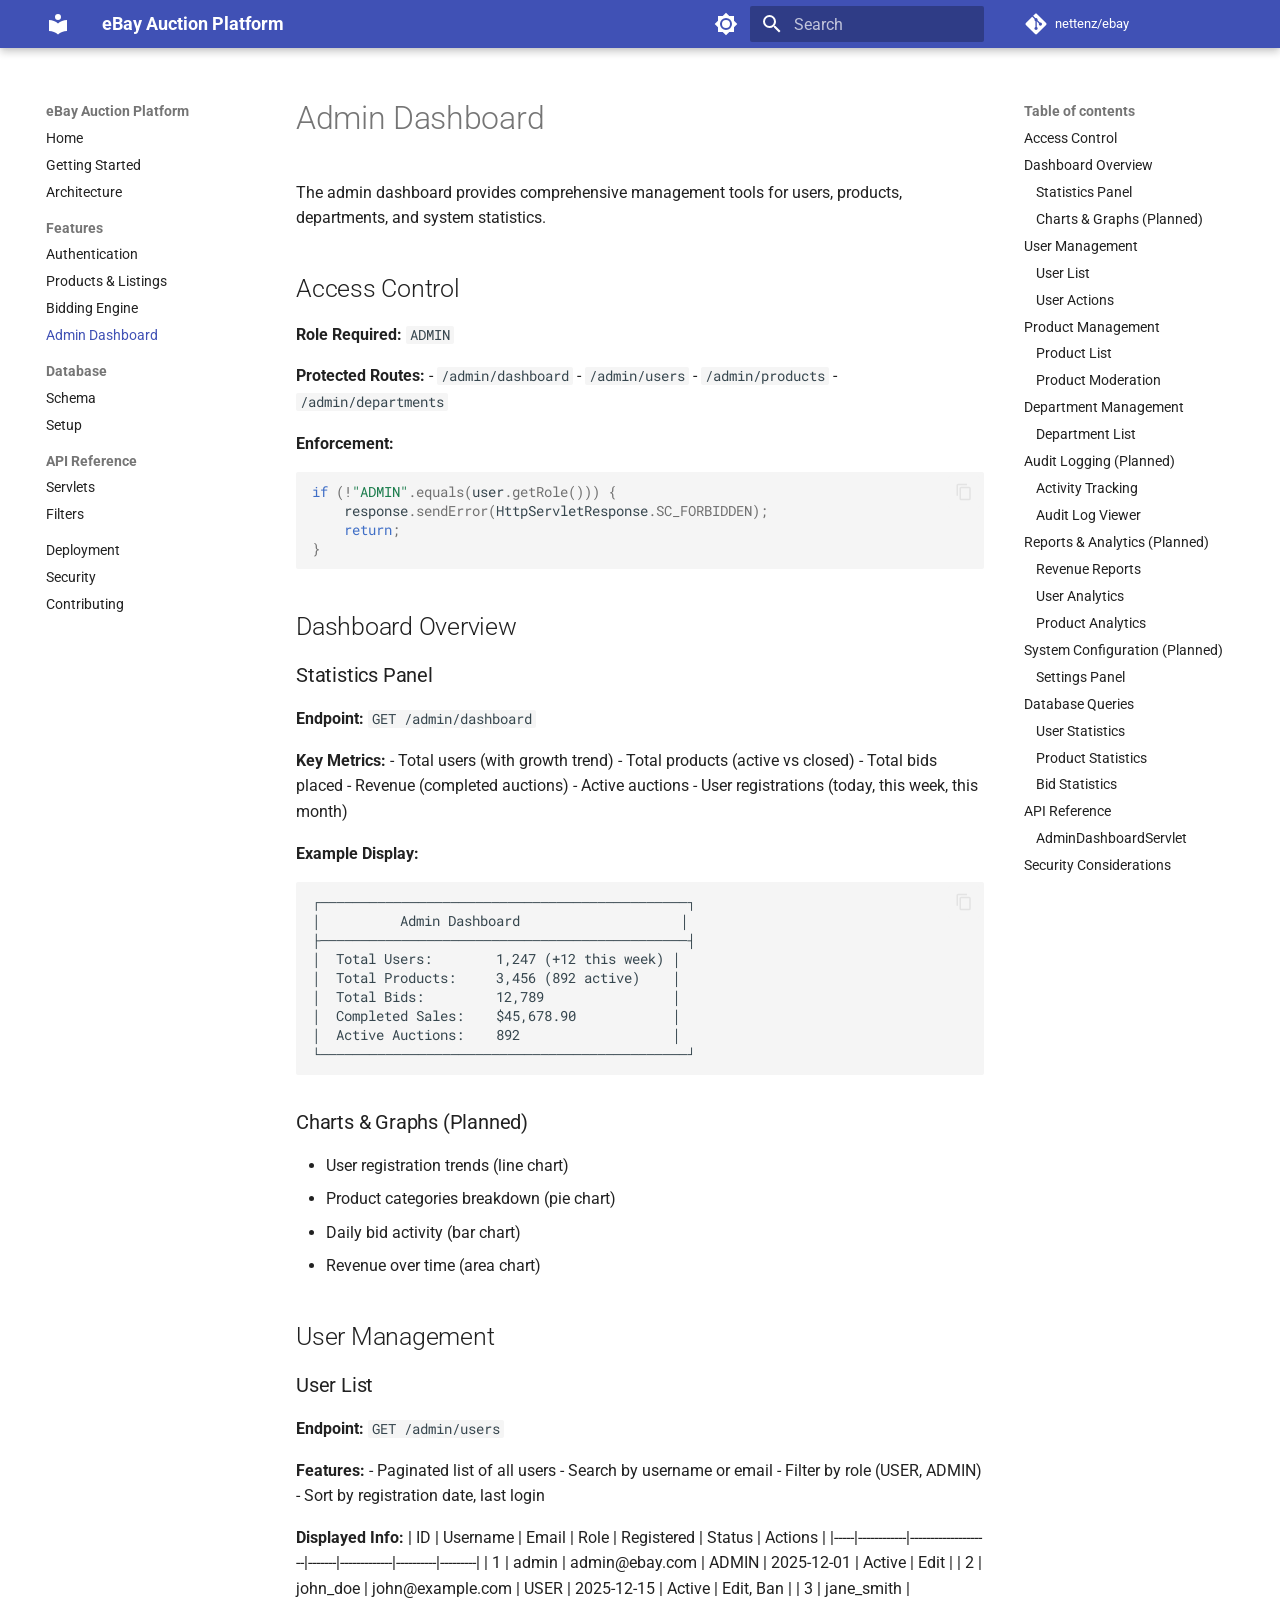
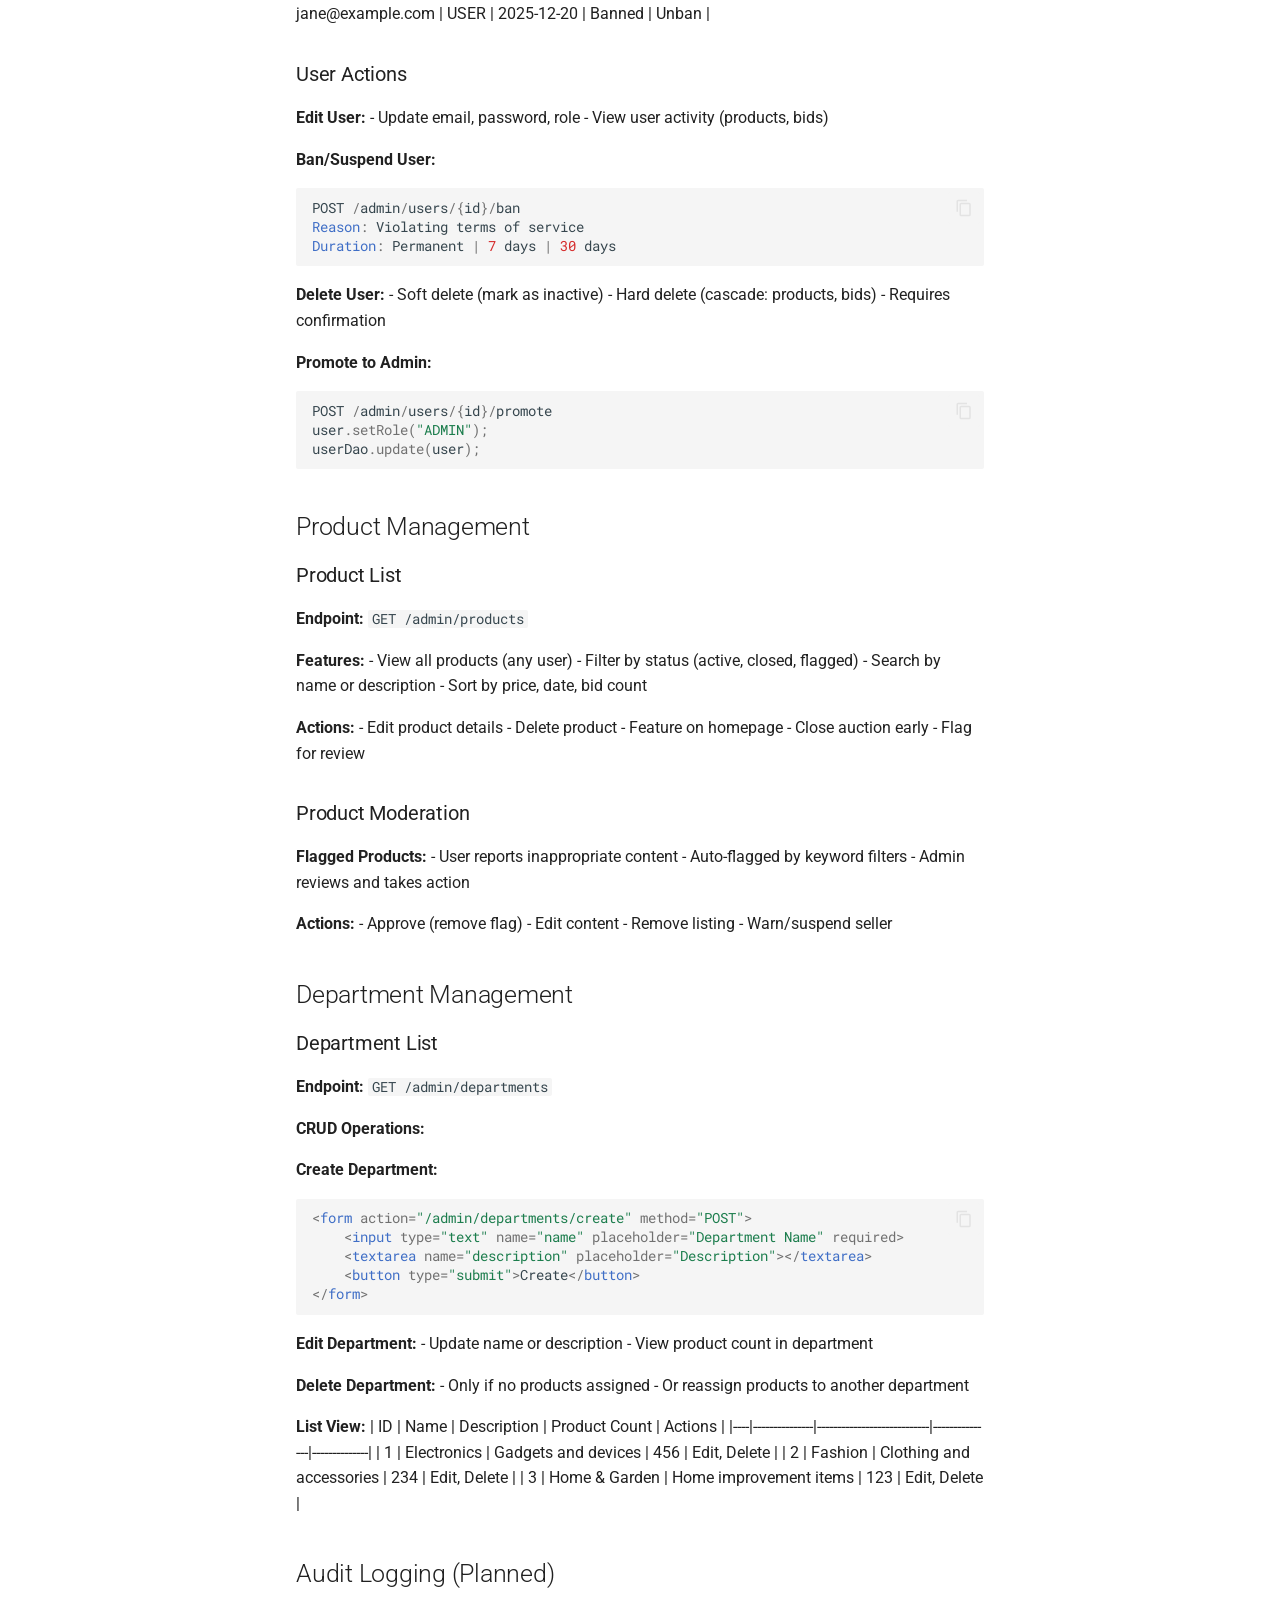
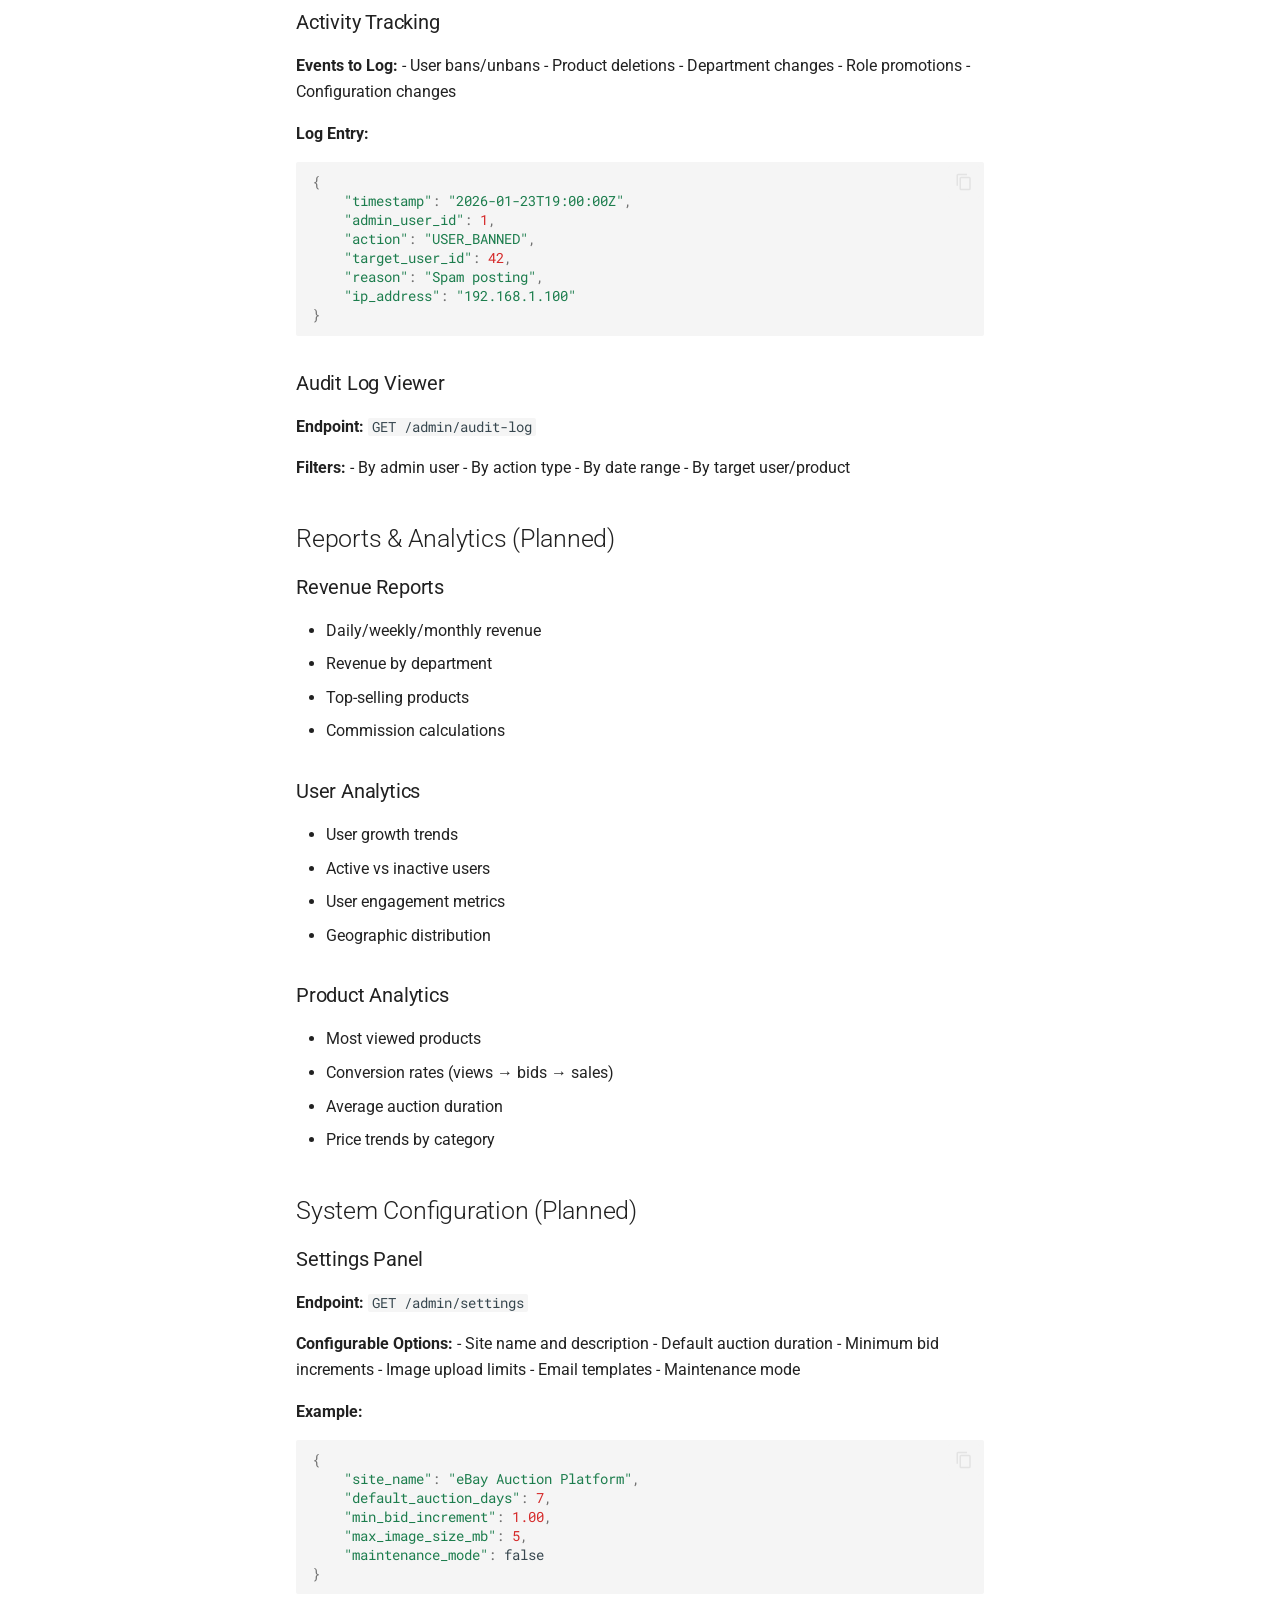
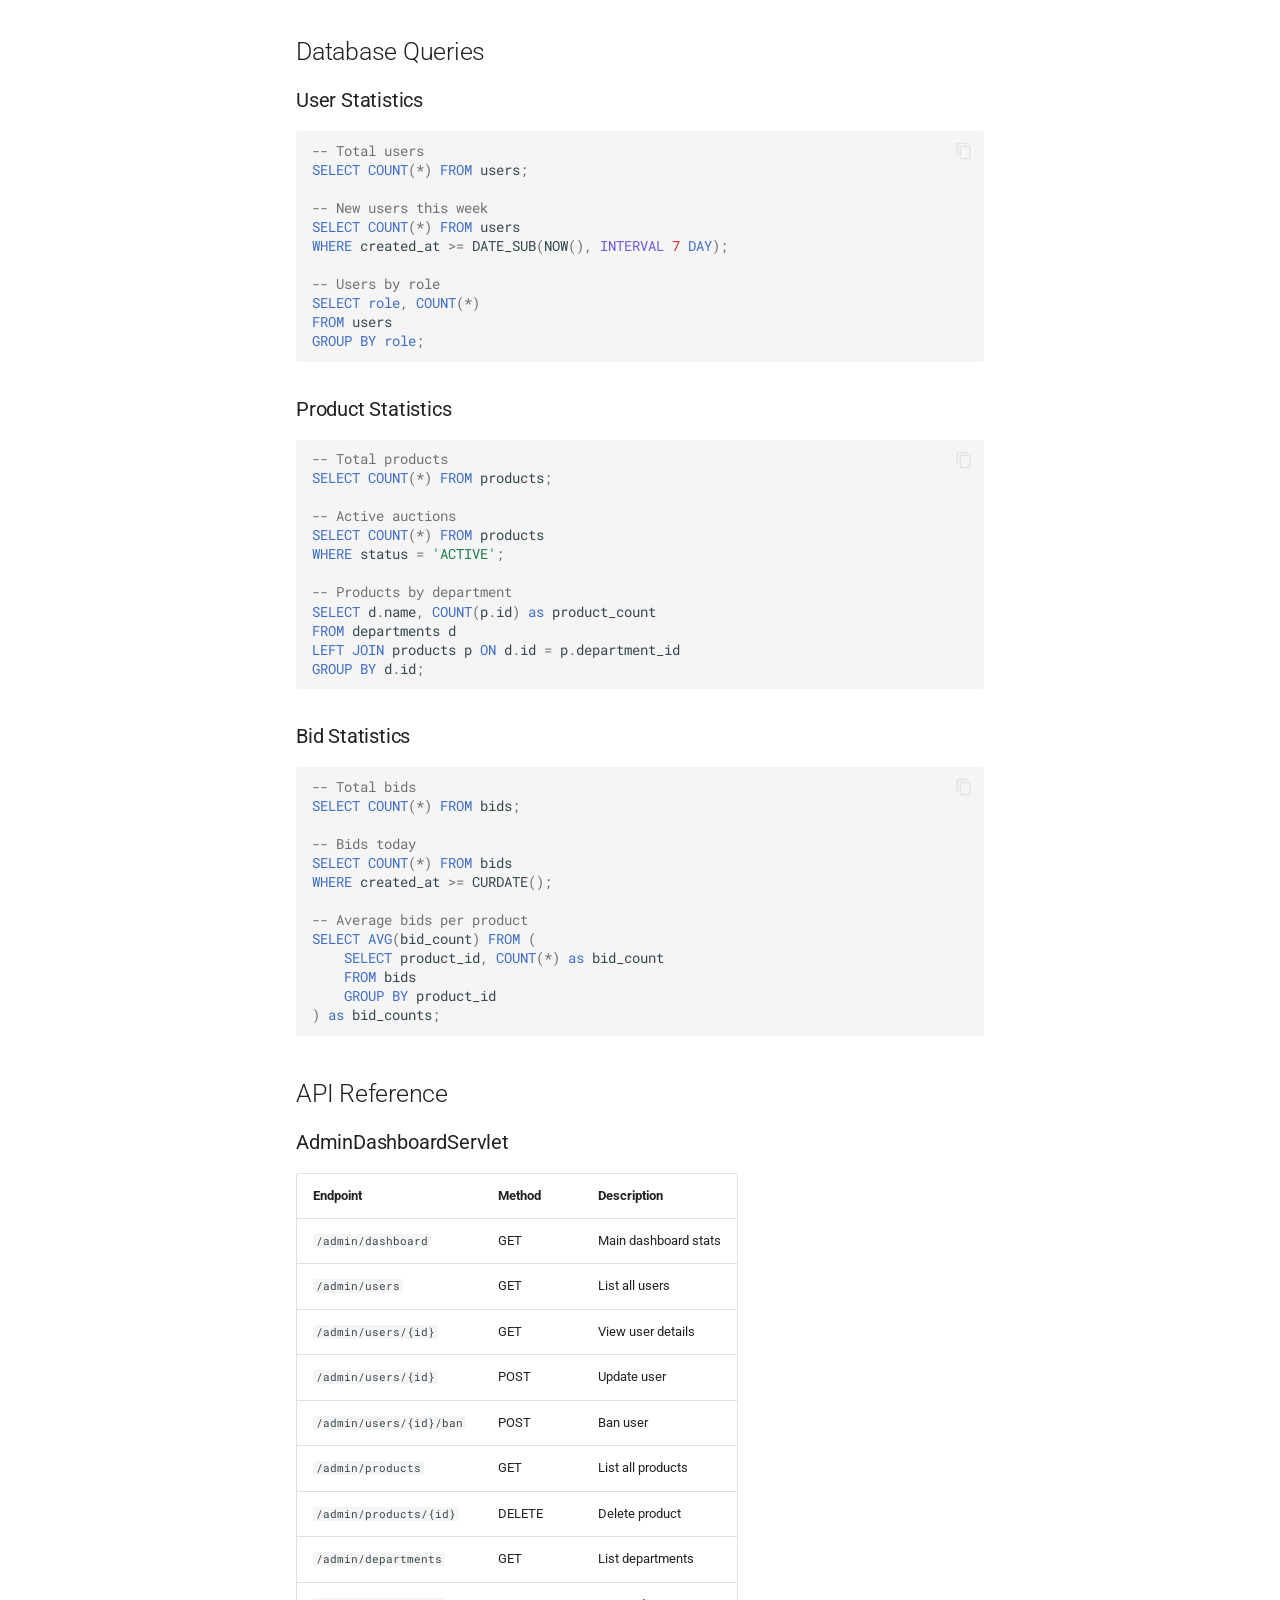
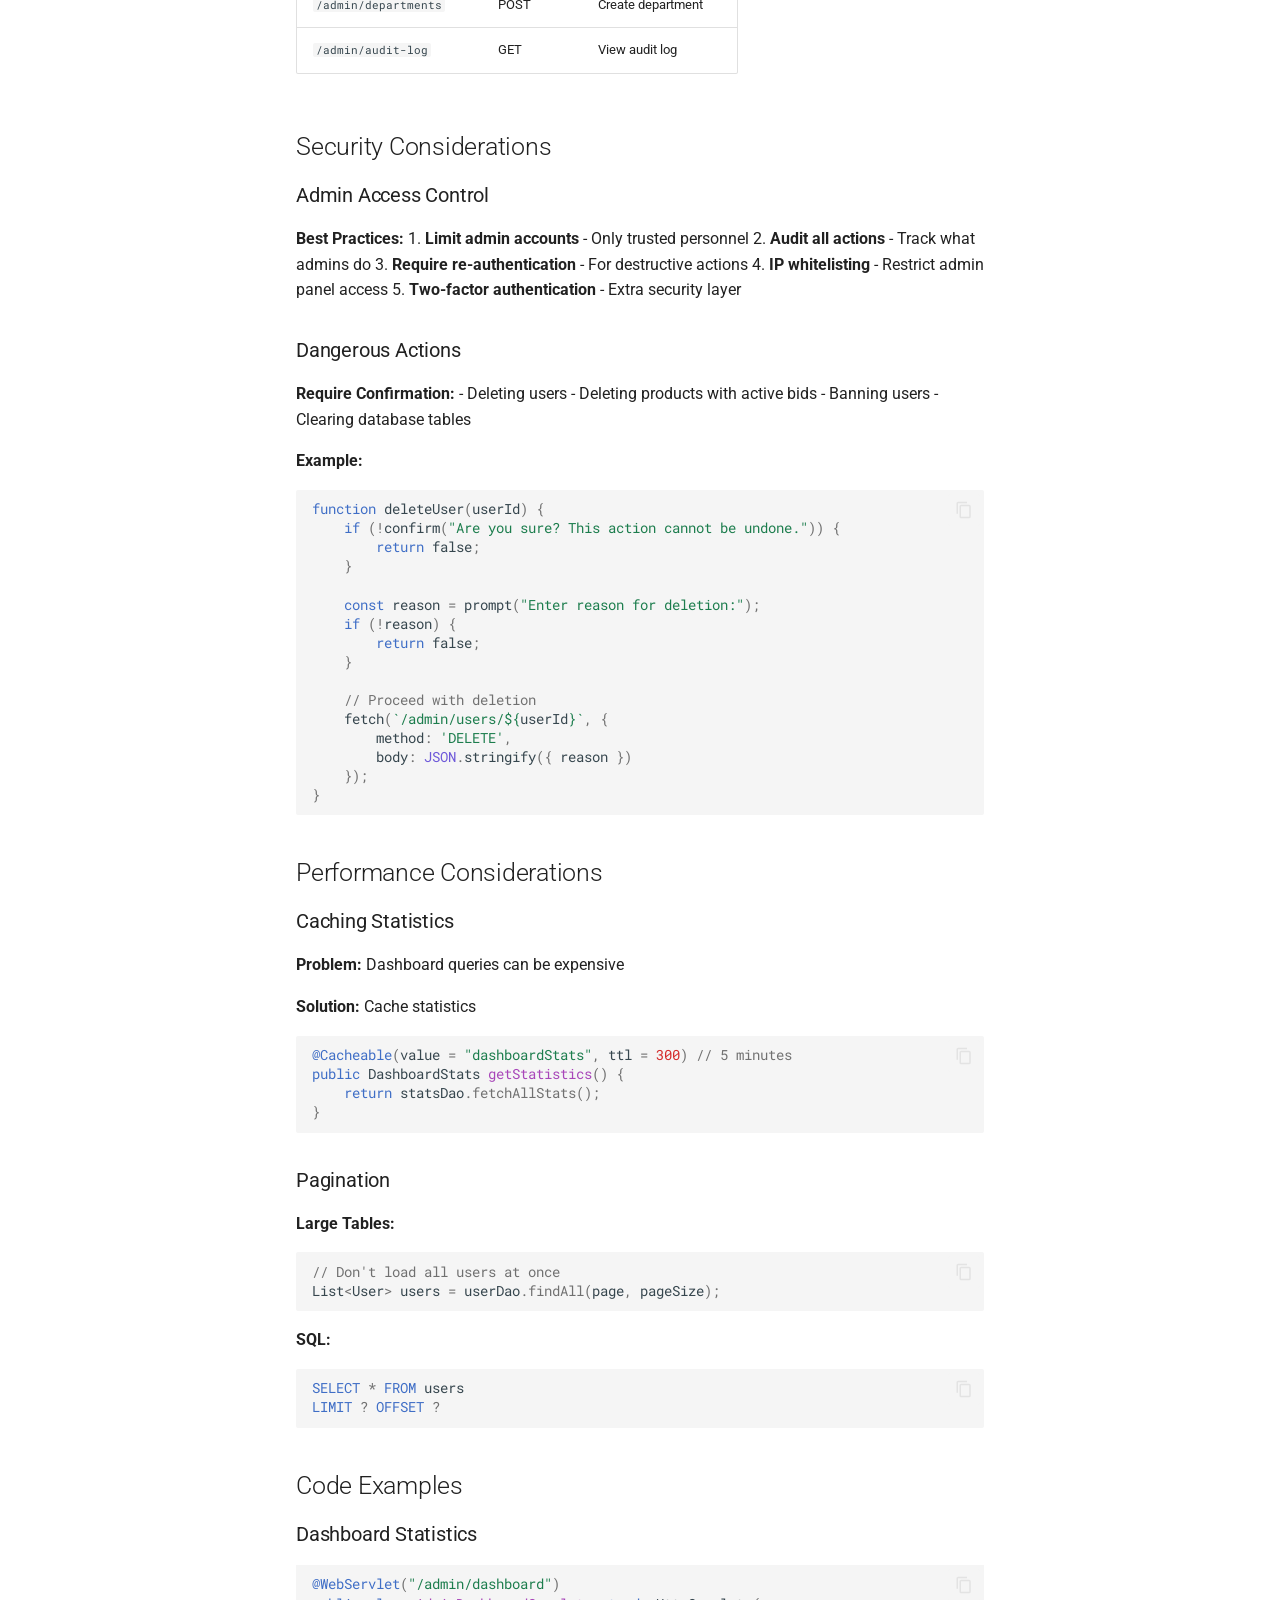
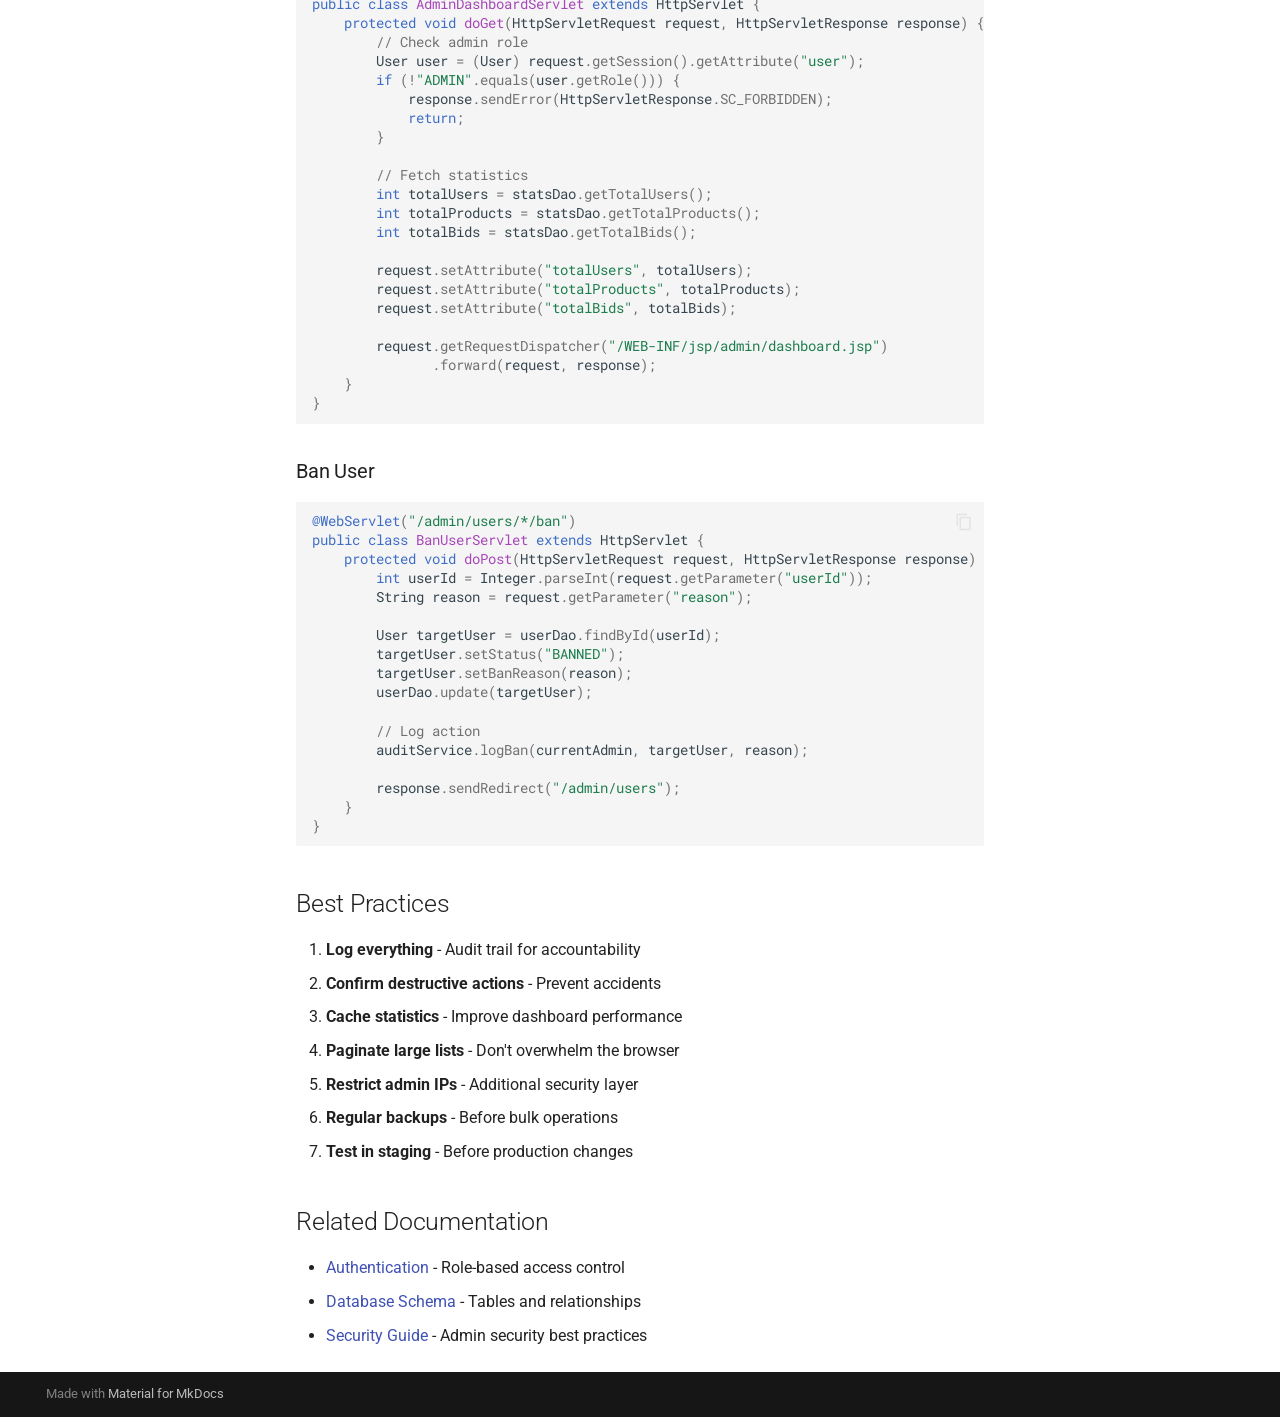
<file: features/admin/index.html>
<!doctype html>
<html lang="en" class="no-js">
  <head>
    
      <meta charset="utf-8">
      <meta name="viewport" content="width=device-width,initial-scale=1">
      
        <meta name="description" content="Documentation for a Java-based auction web application built with Jakarta EE">
      
      
        <meta name="author" content="Emanuel">
      
      
      
        <link rel="prev" href="../bidding/">
      
      
        <link rel="next" href="../../database/schema/">
      
      
        
      
      
      <link rel="icon" href="../../assets/images/favicon.png">
      <meta name="generator" content="mkdocs-1.6.1, mkdocs-material-9.7.1">
    
    
      
        <title>Admin Dashboard - eBay Auction Platform</title>
      
    
    
      <link rel="stylesheet" href="../../assets/stylesheets/main.484c7ddc.min.css">
      
        
        <link rel="stylesheet" href="../../assets/stylesheets/palette.ab4e12ef.min.css">
      
      


    
    
      
    
    
      
        
        
        <link rel="preconnect" href="https://fonts.gstatic.com" crossorigin>
        <link rel="stylesheet" href="https://fonts.googleapis.com/css?family=Roboto:300,300i,400,400i,700,700i%7CRoboto+Mono:400,400i,700,700i&display=fallback">
        <style>:root{--md-text-font:"Roboto";--md-code-font:"Roboto Mono"}</style>
      
    
    
    <script>__md_scope=new URL("../..",location),__md_hash=e=>[...e].reduce(((e,_)=>(e<<5)-e+_.charCodeAt(0)),0),__md_get=(e,_=localStorage,t=__md_scope)=>JSON.parse(_.getItem(t.pathname+"."+e)),__md_set=(e,_,t=localStorage,a=__md_scope)=>{try{t.setItem(a.pathname+"."+e,JSON.stringify(_))}catch(e){}}</script>
    
      

    
    
  </head>
  
  
    
    
      
    
    
    
    
    <body dir="ltr" data-md-color-scheme="default" data-md-color-primary="indigo" data-md-color-accent="indigo">
  
    
    <input class="md-toggle" data-md-toggle="drawer" type="checkbox" id="__drawer" autocomplete="off">
    <input class="md-toggle" data-md-toggle="search" type="checkbox" id="__search" autocomplete="off">
    <label class="md-overlay" for="__drawer"></label>
    <div data-md-component="skip">
      
        
        <a href="#admin-dashboard" class="md-skip">
          Skip to content
        </a>
      
    </div>
    <div data-md-component="announce">
      
    </div>
    
    
      

  

<header class="md-header md-header--shadow" data-md-component="header">
  <nav class="md-header__inner md-grid" aria-label="Header">
    <a href="../.." title="eBay Auction Platform" class="md-header__button md-logo" aria-label="eBay Auction Platform" data-md-component="logo">
      
  
  <svg xmlns="http://www.w3.org/2000/svg" viewBox="0 0 24 24"><path d="M12 8a3 3 0 0 0 3-3 3 3 0 0 0-3-3 3 3 0 0 0-3 3 3 3 0 0 0 3 3m0 3.54C9.64 9.35 6.5 8 3 8v11c3.5 0 6.64 1.35 9 3.54 2.36-2.19 5.5-3.54 9-3.54V8c-3.5 0-6.64 1.35-9 3.54"/></svg>

    </a>
    <label class="md-header__button md-icon" for="__drawer">
      
      <svg xmlns="http://www.w3.org/2000/svg" viewBox="0 0 24 24"><path d="M3 6h18v2H3zm0 5h18v2H3zm0 5h18v2H3z"/></svg>
    </label>
    <div class="md-header__title" data-md-component="header-title">
      <div class="md-header__ellipsis">
        <div class="md-header__topic">
          <span class="md-ellipsis">
            eBay Auction Platform
          </span>
        </div>
        <div class="md-header__topic" data-md-component="header-topic">
          <span class="md-ellipsis">
            
              Admin Dashboard
            
          </span>
        </div>
      </div>
    </div>
    
      
        <form class="md-header__option" data-md-component="palette">
  
    
    
    
    <input class="md-option" data-md-color-media="" data-md-color-scheme="default" data-md-color-primary="indigo" data-md-color-accent="indigo"  aria-label="Switch to dark mode"  type="radio" name="__palette" id="__palette_0">
    
      <label class="md-header__button md-icon" title="Switch to dark mode" for="__palette_1" hidden>
        <svg xmlns="http://www.w3.org/2000/svg" viewBox="0 0 24 24"><path d="M12 8a4 4 0 0 0-4 4 4 4 0 0 0 4 4 4 4 0 0 0 4-4 4 4 0 0 0-4-4m0 10a6 6 0 0 1-6-6 6 6 0 0 1 6-6 6 6 0 0 1 6 6 6 6 0 0 1-6 6m8-9.31V4h-4.69L12 .69 8.69 4H4v4.69L.69 12 4 15.31V20h4.69L12 23.31 15.31 20H20v-4.69L23.31 12z"/></svg>
      </label>
    
  
    
    
    
    <input class="md-option" data-md-color-media="" data-md-color-scheme="slate" data-md-color-primary="indigo" data-md-color-accent="indigo"  aria-label="Switch to light mode"  type="radio" name="__palette" id="__palette_1">
    
      <label class="md-header__button md-icon" title="Switch to light mode" for="__palette_0" hidden>
        <svg xmlns="http://www.w3.org/2000/svg" viewBox="0 0 24 24"><path d="M12 18c-.89 0-1.74-.2-2.5-.55C11.56 16.5 13 14.42 13 12s-1.44-4.5-3.5-5.45C10.26 6.2 11.11 6 12 6a6 6 0 0 1 6 6 6 6 0 0 1-6 6m8-9.31V4h-4.69L12 .69 8.69 4H4v4.69L.69 12 4 15.31V20h4.69L12 23.31 15.31 20H20v-4.69L23.31 12z"/></svg>
      </label>
    
  
</form>
      
    
    
      <script>var palette=__md_get("__palette");if(palette&&palette.color){if("(prefers-color-scheme)"===palette.color.media){var media=matchMedia("(prefers-color-scheme: light)"),input=document.querySelector(media.matches?"[data-md-color-media='(prefers-color-scheme: light)']":"[data-md-color-media='(prefers-color-scheme: dark)']");palette.color.media=input.getAttribute("data-md-color-media"),palette.color.scheme=input.getAttribute("data-md-color-scheme"),palette.color.primary=input.getAttribute("data-md-color-primary"),palette.color.accent=input.getAttribute("data-md-color-accent")}for(var[key,value]of Object.entries(palette.color))document.body.setAttribute("data-md-color-"+key,value)}</script>
    
    
    
      
      
        <label class="md-header__button md-icon" for="__search">
          
          <svg xmlns="http://www.w3.org/2000/svg" viewBox="0 0 24 24"><path d="M9.5 3A6.5 6.5 0 0 1 16 9.5c0 1.61-.59 3.09-1.56 4.23l.27.27h.79l5 5-1.5 1.5-5-5v-.79l-.27-.27A6.52 6.52 0 0 1 9.5 16 6.5 6.5 0 0 1 3 9.5 6.5 6.5 0 0 1 9.5 3m0 2C7 5 5 7 5 9.5S7 14 9.5 14 14 12 14 9.5 12 5 9.5 5"/></svg>
        </label>
        <div class="md-search" data-md-component="search" role="dialog">
  <label class="md-search__overlay" for="__search"></label>
  <div class="md-search__inner" role="search">
    <form class="md-search__form" name="search">
      <input type="text" class="md-search__input" name="query" aria-label="Search" placeholder="Search" autocapitalize="off" autocorrect="off" autocomplete="off" spellcheck="false" data-md-component="search-query" required>
      <label class="md-search__icon md-icon" for="__search">
        
        <svg xmlns="http://www.w3.org/2000/svg" viewBox="0 0 24 24"><path d="M9.5 3A6.5 6.5 0 0 1 16 9.5c0 1.61-.59 3.09-1.56 4.23l.27.27h.79l5 5-1.5 1.5-5-5v-.79l-.27-.27A6.52 6.52 0 0 1 9.5 16 6.5 6.5 0 0 1 3 9.5 6.5 6.5 0 0 1 9.5 3m0 2C7 5 5 7 5 9.5S7 14 9.5 14 14 12 14 9.5 12 5 9.5 5"/></svg>
        
        <svg xmlns="http://www.w3.org/2000/svg" viewBox="0 0 24 24"><path d="M20 11v2H8l5.5 5.5-1.42 1.42L4.16 12l7.92-7.92L13.5 5.5 8 11z"/></svg>
      </label>
      <nav class="md-search__options" aria-label="Search">
        
        <button type="reset" class="md-search__icon md-icon" title="Clear" aria-label="Clear" tabindex="-1">
          
          <svg xmlns="http://www.w3.org/2000/svg" viewBox="0 0 24 24"><path d="M19 6.41 17.59 5 12 10.59 6.41 5 5 6.41 10.59 12 5 17.59 6.41 19 12 13.41 17.59 19 19 17.59 13.41 12z"/></svg>
        </button>
      </nav>
      
        <div class="md-search__suggest" data-md-component="search-suggest"></div>
      
    </form>
    <div class="md-search__output">
      <div class="md-search__scrollwrap" tabindex="0" data-md-scrollfix>
        <div class="md-search-result" data-md-component="search-result">
          <div class="md-search-result__meta">
            Initializing search
          </div>
          <ol class="md-search-result__list" role="presentation"></ol>
        </div>
      </div>
    </div>
  </div>
</div>
      
    
    
      <div class="md-header__source">
        <a href="https://github.com/nettenz/ebay" title="Go to repository" class="md-source" data-md-component="source">
  <div class="md-source__icon md-icon">
    
    <svg xmlns="http://www.w3.org/2000/svg" viewBox="0 0 448 512"><!--! Font Awesome Free 7.1.0 by @fontawesome - https://fontawesome.com License - https://fontawesome.com/license/free (Icons: CC BY 4.0, Fonts: SIL OFL 1.1, Code: MIT License) Copyright 2025 Fonticons, Inc.--><path d="M439.6 236.1 244 40.5c-5.4-5.5-12.8-8.5-20.4-8.5s-15 3-20.4 8.4L162.5 81l51.5 51.5c27.1-9.1 52.7 16.8 43.4 43.7l49.7 49.7c34.2-11.8 61.2 31 35.5 56.7-26.5 26.5-70.2-2.9-56-37.3L240.3 199v121.9c25.3 12.5 22.3 41.8 9.1 55-6.4 6.4-15.2 10.1-24.3 10.1s-17.8-3.6-24.3-10.1c-17.6-17.6-11.1-46.9 11.2-56v-123c-20.8-8.5-24.6-30.7-18.6-45L142.6 101 8.5 235.1C3 240.6 0 247.9 0 255.5s3 15 8.5 20.4l195.6 195.7c5.4 5.4 12.7 8.4 20.4 8.4s15-3 20.4-8.4l194.7-194.7c5.4-5.4 8.4-12.8 8.4-20.4s-3-15-8.4-20.4"/></svg>
  </div>
  <div class="md-source__repository">
    nettenz/ebay
  </div>
</a>
      </div>
    
  </nav>
  
</header>
    
    <div class="md-container" data-md-component="container">
      
      
        
          
        
      
      <main class="md-main" data-md-component="main">
        <div class="md-main__inner md-grid">
          
            
              
              <div class="md-sidebar md-sidebar--primary" data-md-component="sidebar" data-md-type="navigation" >
                <div class="md-sidebar__scrollwrap">
                  <div class="md-sidebar__inner">
                    



<nav class="md-nav md-nav--primary" aria-label="Navigation" data-md-level="0">
  <label class="md-nav__title" for="__drawer">
    <a href="../.." title="eBay Auction Platform" class="md-nav__button md-logo" aria-label="eBay Auction Platform" data-md-component="logo">
      
  
  <svg xmlns="http://www.w3.org/2000/svg" viewBox="0 0 24 24"><path d="M12 8a3 3 0 0 0 3-3 3 3 0 0 0-3-3 3 3 0 0 0-3 3 3 3 0 0 0 3 3m0 3.54C9.64 9.35 6.5 8 3 8v11c3.5 0 6.64 1.35 9 3.54 2.36-2.19 5.5-3.54 9-3.54V8c-3.5 0-6.64 1.35-9 3.54"/></svg>

    </a>
    eBay Auction Platform
  </label>
  
    <div class="md-nav__source">
      <a href="https://github.com/nettenz/ebay" title="Go to repository" class="md-source" data-md-component="source">
  <div class="md-source__icon md-icon">
    
    <svg xmlns="http://www.w3.org/2000/svg" viewBox="0 0 448 512"><!--! Font Awesome Free 7.1.0 by @fontawesome - https://fontawesome.com License - https://fontawesome.com/license/free (Icons: CC BY 4.0, Fonts: SIL OFL 1.1, Code: MIT License) Copyright 2025 Fonticons, Inc.--><path d="M439.6 236.1 244 40.5c-5.4-5.5-12.8-8.5-20.4-8.5s-15 3-20.4 8.4L162.5 81l51.5 51.5c27.1-9.1 52.7 16.8 43.4 43.7l49.7 49.7c34.2-11.8 61.2 31 35.5 56.7-26.5 26.5-70.2-2.9-56-37.3L240.3 199v121.9c25.3 12.5 22.3 41.8 9.1 55-6.4 6.4-15.2 10.1-24.3 10.1s-17.8-3.6-24.3-10.1c-17.6-17.6-11.1-46.9 11.2-56v-123c-20.8-8.5-24.6-30.7-18.6-45L142.6 101 8.5 235.1C3 240.6 0 247.9 0 255.5s3 15 8.5 20.4l195.6 195.7c5.4 5.4 12.7 8.4 20.4 8.4s15-3 20.4-8.4l194.7-194.7c5.4-5.4 8.4-12.8 8.4-20.4s-3-15-8.4-20.4"/></svg>
  </div>
  <div class="md-source__repository">
    nettenz/ebay
  </div>
</a>
    </div>
  
  <ul class="md-nav__list" data-md-scrollfix>
    
      
      
  
  
  
  
    <li class="md-nav__item">
      <a href="../.." class="md-nav__link">
        
  
  
  <span class="md-ellipsis">
    
  
    Home
  

    
  </span>
  
  

      </a>
    </li>
  

    
      
      
  
  
  
  
    <li class="md-nav__item">
      <a href="../../getting-started/" class="md-nav__link">
        
  
  
  <span class="md-ellipsis">
    
  
    Getting Started
  

    
  </span>
  
  

      </a>
    </li>
  

    
      
      
  
  
  
  
    <li class="md-nav__item">
      <a href="../../architecture/" class="md-nav__link">
        
  
  
  <span class="md-ellipsis">
    
  
    Architecture
  

    
  </span>
  
  

      </a>
    </li>
  

    
      
      
  
  
    
  
  
  
    
    
    
    
      
        
        
      
    
    
    <li class="md-nav__item md-nav__item--active md-nav__item--section md-nav__item--nested">
      
        
        
        <input class="md-nav__toggle md-toggle " type="checkbox" id="__nav_4" checked>
        
          
          <label class="md-nav__link" for="__nav_4" id="__nav_4_label" tabindex="">
            
  
  
  <span class="md-ellipsis">
    
  
    Features
  

    
  </span>
  
  

            <span class="md-nav__icon md-icon"></span>
          </label>
        
        <nav class="md-nav" data-md-level="1" aria-labelledby="__nav_4_label" aria-expanded="true">
          <label class="md-nav__title" for="__nav_4">
            <span class="md-nav__icon md-icon"></span>
            
  
    Features
  

          </label>
          <ul class="md-nav__list" data-md-scrollfix>
            
              
                
  
  
  
  
    <li class="md-nav__item">
      <a href="../authentication/" class="md-nav__link">
        
  
  
  <span class="md-ellipsis">
    
  
    Authentication
  

    
  </span>
  
  

      </a>
    </li>
  

              
            
              
                
  
  
  
  
    <li class="md-nav__item">
      <a href="../products/" class="md-nav__link">
        
  
  
  <span class="md-ellipsis">
    
  
    Products & Listings
  

    
  </span>
  
  

      </a>
    </li>
  

              
            
              
                
  
  
  
  
    <li class="md-nav__item">
      <a href="../bidding/" class="md-nav__link">
        
  
  
  <span class="md-ellipsis">
    
  
    Bidding Engine
  

    
  </span>
  
  

      </a>
    </li>
  

              
            
              
                
  
  
    
  
  
  
    <li class="md-nav__item md-nav__item--active">
      
      <input class="md-nav__toggle md-toggle" type="checkbox" id="__toc">
      
      
        
      
      
        <label class="md-nav__link md-nav__link--active" for="__toc">
          
  
  
  <span class="md-ellipsis">
    
  
    Admin Dashboard
  

    
  </span>
  
  

          <span class="md-nav__icon md-icon"></span>
        </label>
      
      <a href="./" class="md-nav__link md-nav__link--active">
        
  
  
  <span class="md-ellipsis">
    
  
    Admin Dashboard
  

    
  </span>
  
  

      </a>
      
        

<nav class="md-nav md-nav--secondary" aria-label="Table of contents">
  
  
  
    
  
  
    <label class="md-nav__title" for="__toc">
      <span class="md-nav__icon md-icon"></span>
      Table of contents
    </label>
    <ul class="md-nav__list" data-md-component="toc" data-md-scrollfix>
      
        <li class="md-nav__item">
  <a href="#access-control" class="md-nav__link">
    <span class="md-ellipsis">
      
        Access Control
      
    </span>
  </a>
  
</li>
      
        <li class="md-nav__item">
  <a href="#dashboard-overview" class="md-nav__link">
    <span class="md-ellipsis">
      
        Dashboard Overview
      
    </span>
  </a>
  
    <nav class="md-nav" aria-label="Dashboard Overview">
      <ul class="md-nav__list">
        
          <li class="md-nav__item">
  <a href="#statistics-panel" class="md-nav__link">
    <span class="md-ellipsis">
      
        Statistics Panel
      
    </span>
  </a>
  
</li>
        
          <li class="md-nav__item">
  <a href="#charts-graphs-planned" class="md-nav__link">
    <span class="md-ellipsis">
      
        Charts &amp; Graphs (Planned)
      
    </span>
  </a>
  
</li>
        
      </ul>
    </nav>
  
</li>
      
        <li class="md-nav__item">
  <a href="#user-management" class="md-nav__link">
    <span class="md-ellipsis">
      
        User Management
      
    </span>
  </a>
  
    <nav class="md-nav" aria-label="User Management">
      <ul class="md-nav__list">
        
          <li class="md-nav__item">
  <a href="#user-list" class="md-nav__link">
    <span class="md-ellipsis">
      
        User List
      
    </span>
  </a>
  
</li>
        
          <li class="md-nav__item">
  <a href="#user-actions" class="md-nav__link">
    <span class="md-ellipsis">
      
        User Actions
      
    </span>
  </a>
  
</li>
        
      </ul>
    </nav>
  
</li>
      
        <li class="md-nav__item">
  <a href="#product-management" class="md-nav__link">
    <span class="md-ellipsis">
      
        Product Management
      
    </span>
  </a>
  
    <nav class="md-nav" aria-label="Product Management">
      <ul class="md-nav__list">
        
          <li class="md-nav__item">
  <a href="#product-list" class="md-nav__link">
    <span class="md-ellipsis">
      
        Product List
      
    </span>
  </a>
  
</li>
        
          <li class="md-nav__item">
  <a href="#product-moderation" class="md-nav__link">
    <span class="md-ellipsis">
      
        Product Moderation
      
    </span>
  </a>
  
</li>
        
      </ul>
    </nav>
  
</li>
      
        <li class="md-nav__item">
  <a href="#department-management" class="md-nav__link">
    <span class="md-ellipsis">
      
        Department Management
      
    </span>
  </a>
  
    <nav class="md-nav" aria-label="Department Management">
      <ul class="md-nav__list">
        
          <li class="md-nav__item">
  <a href="#department-list" class="md-nav__link">
    <span class="md-ellipsis">
      
        Department List
      
    </span>
  </a>
  
</li>
        
      </ul>
    </nav>
  
</li>
      
        <li class="md-nav__item">
  <a href="#audit-logging-planned" class="md-nav__link">
    <span class="md-ellipsis">
      
        Audit Logging (Planned)
      
    </span>
  </a>
  
    <nav class="md-nav" aria-label="Audit Logging (Planned)">
      <ul class="md-nav__list">
        
          <li class="md-nav__item">
  <a href="#activity-tracking" class="md-nav__link">
    <span class="md-ellipsis">
      
        Activity Tracking
      
    </span>
  </a>
  
</li>
        
          <li class="md-nav__item">
  <a href="#audit-log-viewer" class="md-nav__link">
    <span class="md-ellipsis">
      
        Audit Log Viewer
      
    </span>
  </a>
  
</li>
        
      </ul>
    </nav>
  
</li>
      
        <li class="md-nav__item">
  <a href="#reports-analytics-planned" class="md-nav__link">
    <span class="md-ellipsis">
      
        Reports &amp; Analytics (Planned)
      
    </span>
  </a>
  
    <nav class="md-nav" aria-label="Reports &amp; Analytics (Planned)">
      <ul class="md-nav__list">
        
          <li class="md-nav__item">
  <a href="#revenue-reports" class="md-nav__link">
    <span class="md-ellipsis">
      
        Revenue Reports
      
    </span>
  </a>
  
</li>
        
          <li class="md-nav__item">
  <a href="#user-analytics" class="md-nav__link">
    <span class="md-ellipsis">
      
        User Analytics
      
    </span>
  </a>
  
</li>
        
          <li class="md-nav__item">
  <a href="#product-analytics" class="md-nav__link">
    <span class="md-ellipsis">
      
        Product Analytics
      
    </span>
  </a>
  
</li>
        
      </ul>
    </nav>
  
</li>
      
        <li class="md-nav__item">
  <a href="#system-configuration-planned" class="md-nav__link">
    <span class="md-ellipsis">
      
        System Configuration (Planned)
      
    </span>
  </a>
  
    <nav class="md-nav" aria-label="System Configuration (Planned)">
      <ul class="md-nav__list">
        
          <li class="md-nav__item">
  <a href="#settings-panel" class="md-nav__link">
    <span class="md-ellipsis">
      
        Settings Panel
      
    </span>
  </a>
  
</li>
        
      </ul>
    </nav>
  
</li>
      
        <li class="md-nav__item">
  <a href="#database-queries" class="md-nav__link">
    <span class="md-ellipsis">
      
        Database Queries
      
    </span>
  </a>
  
    <nav class="md-nav" aria-label="Database Queries">
      <ul class="md-nav__list">
        
          <li class="md-nav__item">
  <a href="#user-statistics" class="md-nav__link">
    <span class="md-ellipsis">
      
        User Statistics
      
    </span>
  </a>
  
</li>
        
          <li class="md-nav__item">
  <a href="#product-statistics" class="md-nav__link">
    <span class="md-ellipsis">
      
        Product Statistics
      
    </span>
  </a>
  
</li>
        
          <li class="md-nav__item">
  <a href="#bid-statistics" class="md-nav__link">
    <span class="md-ellipsis">
      
        Bid Statistics
      
    </span>
  </a>
  
</li>
        
      </ul>
    </nav>
  
</li>
      
        <li class="md-nav__item">
  <a href="#api-reference" class="md-nav__link">
    <span class="md-ellipsis">
      
        API Reference
      
    </span>
  </a>
  
    <nav class="md-nav" aria-label="API Reference">
      <ul class="md-nav__list">
        
          <li class="md-nav__item">
  <a href="#admindashboardservlet" class="md-nav__link">
    <span class="md-ellipsis">
      
        AdminDashboardServlet
      
    </span>
  </a>
  
</li>
        
      </ul>
    </nav>
  
</li>
      
        <li class="md-nav__item">
  <a href="#security-considerations" class="md-nav__link">
    <span class="md-ellipsis">
      
        Security Considerations
      
    </span>
  </a>
  
    <nav class="md-nav" aria-label="Security Considerations">
      <ul class="md-nav__list">
        
          <li class="md-nav__item">
  <a href="#admin-access-control" class="md-nav__link">
    <span class="md-ellipsis">
      
        Admin Access Control
      
    </span>
  </a>
  
</li>
        
          <li class="md-nav__item">
  <a href="#dangerous-actions" class="md-nav__link">
    <span class="md-ellipsis">
      
        Dangerous Actions
      
    </span>
  </a>
  
</li>
        
      </ul>
    </nav>
  
</li>
      
        <li class="md-nav__item">
  <a href="#performance-considerations" class="md-nav__link">
    <span class="md-ellipsis">
      
        Performance Considerations
      
    </span>
  </a>
  
    <nav class="md-nav" aria-label="Performance Considerations">
      <ul class="md-nav__list">
        
          <li class="md-nav__item">
  <a href="#caching-statistics" class="md-nav__link">
    <span class="md-ellipsis">
      
        Caching Statistics
      
    </span>
  </a>
  
</li>
        
          <li class="md-nav__item">
  <a href="#pagination" class="md-nav__link">
    <span class="md-ellipsis">
      
        Pagination
      
    </span>
  </a>
  
</li>
        
      </ul>
    </nav>
  
</li>
      
        <li class="md-nav__item">
  <a href="#code-examples" class="md-nav__link">
    <span class="md-ellipsis">
      
        Code Examples
      
    </span>
  </a>
  
    <nav class="md-nav" aria-label="Code Examples">
      <ul class="md-nav__list">
        
          <li class="md-nav__item">
  <a href="#dashboard-statistics" class="md-nav__link">
    <span class="md-ellipsis">
      
        Dashboard Statistics
      
    </span>
  </a>
  
</li>
        
          <li class="md-nav__item">
  <a href="#ban-user" class="md-nav__link">
    <span class="md-ellipsis">
      
        Ban User
      
    </span>
  </a>
  
</li>
        
      </ul>
    </nav>
  
</li>
      
        <li class="md-nav__item">
  <a href="#best-practices" class="md-nav__link">
    <span class="md-ellipsis">
      
        Best Practices
      
    </span>
  </a>
  
</li>
      
        <li class="md-nav__item">
  <a href="#related-documentation" class="md-nav__link">
    <span class="md-ellipsis">
      
        Related Documentation
      
    </span>
  </a>
  
</li>
      
    </ul>
  
</nav>
      
    </li>
  

              
            
          </ul>
        </nav>
      
    </li>
  

    
      
      
  
  
  
  
    
    
    
    
      
        
        
      
    
    
    <li class="md-nav__item md-nav__item--section md-nav__item--nested">
      
        
        
          
        
        <input class="md-nav__toggle md-toggle md-toggle--indeterminate" type="checkbox" id="__nav_5" >
        
          
          <label class="md-nav__link" for="__nav_5" id="__nav_5_label" tabindex="">
            
  
  
  <span class="md-ellipsis">
    
  
    Database
  

    
  </span>
  
  

            <span class="md-nav__icon md-icon"></span>
          </label>
        
        <nav class="md-nav" data-md-level="1" aria-labelledby="__nav_5_label" aria-expanded="false">
          <label class="md-nav__title" for="__nav_5">
            <span class="md-nav__icon md-icon"></span>
            
  
    Database
  

          </label>
          <ul class="md-nav__list" data-md-scrollfix>
            
              
                
  
  
  
  
    <li class="md-nav__item">
      <a href="../../database/schema/" class="md-nav__link">
        
  
  
  <span class="md-ellipsis">
    
  
    Schema
  

    
  </span>
  
  

      </a>
    </li>
  

              
            
              
                
  
  
  
  
    <li class="md-nav__item">
      <a href="../../database/setup/" class="md-nav__link">
        
  
  
  <span class="md-ellipsis">
    
  
    Setup
  

    
  </span>
  
  

      </a>
    </li>
  

              
            
          </ul>
        </nav>
      
    </li>
  

    
      
      
  
  
  
  
    
    
    
    
      
        
        
      
    
    
    <li class="md-nav__item md-nav__item--section md-nav__item--nested">
      
        
        
          
        
        <input class="md-nav__toggle md-toggle md-toggle--indeterminate" type="checkbox" id="__nav_6" >
        
          
          <label class="md-nav__link" for="__nav_6" id="__nav_6_label" tabindex="">
            
  
  
  <span class="md-ellipsis">
    
  
    API Reference
  

    
  </span>
  
  

            <span class="md-nav__icon md-icon"></span>
          </label>
        
        <nav class="md-nav" data-md-level="1" aria-labelledby="__nav_6_label" aria-expanded="false">
          <label class="md-nav__title" for="__nav_6">
            <span class="md-nav__icon md-icon"></span>
            
  
    API Reference
  

          </label>
          <ul class="md-nav__list" data-md-scrollfix>
            
              
                
  
  
  
  
    <li class="md-nav__item">
      <a href="../../api/servlets/" class="md-nav__link">
        
  
  
  <span class="md-ellipsis">
    
  
    Servlets
  

    
  </span>
  
  

      </a>
    </li>
  

              
            
              
                
  
  
  
  
    <li class="md-nav__item">
      <a href="../../api/filters/" class="md-nav__link">
        
  
  
  <span class="md-ellipsis">
    
  
    Filters
  

    
  </span>
  
  

      </a>
    </li>
  

              
            
          </ul>
        </nav>
      
    </li>
  

    
      
      
  
  
  
  
    <li class="md-nav__item">
      <a href="../../deployment/" class="md-nav__link">
        
  
  
  <span class="md-ellipsis">
    
  
    Deployment
  

    
  </span>
  
  

      </a>
    </li>
  

    
      
      
  
  
  
  
    <li class="md-nav__item">
      <a href="../../security/" class="md-nav__link">
        
  
  
  <span class="md-ellipsis">
    
  
    Security
  

    
  </span>
  
  

      </a>
    </li>
  

    
      
      
  
  
  
  
    <li class="md-nav__item">
      <a href="../../contributing/" class="md-nav__link">
        
  
  
  <span class="md-ellipsis">
    
  
    Contributing
  

    
  </span>
  
  

      </a>
    </li>
  

    
  </ul>
</nav>
                  </div>
                </div>
              </div>
            
            
              
              <div class="md-sidebar md-sidebar--secondary" data-md-component="sidebar" data-md-type="toc" >
                <div class="md-sidebar__scrollwrap">
                  <div class="md-sidebar__inner">
                    

<nav class="md-nav md-nav--secondary" aria-label="Table of contents">
  
  
  
    
  
  
    <label class="md-nav__title" for="__toc">
      <span class="md-nav__icon md-icon"></span>
      Table of contents
    </label>
    <ul class="md-nav__list" data-md-component="toc" data-md-scrollfix>
      
        <li class="md-nav__item">
  <a href="#access-control" class="md-nav__link">
    <span class="md-ellipsis">
      
        Access Control
      
    </span>
  </a>
  
</li>
      
        <li class="md-nav__item">
  <a href="#dashboard-overview" class="md-nav__link">
    <span class="md-ellipsis">
      
        Dashboard Overview
      
    </span>
  </a>
  
    <nav class="md-nav" aria-label="Dashboard Overview">
      <ul class="md-nav__list">
        
          <li class="md-nav__item">
  <a href="#statistics-panel" class="md-nav__link">
    <span class="md-ellipsis">
      
        Statistics Panel
      
    </span>
  </a>
  
</li>
        
          <li class="md-nav__item">
  <a href="#charts-graphs-planned" class="md-nav__link">
    <span class="md-ellipsis">
      
        Charts &amp; Graphs (Planned)
      
    </span>
  </a>
  
</li>
        
      </ul>
    </nav>
  
</li>
      
        <li class="md-nav__item">
  <a href="#user-management" class="md-nav__link">
    <span class="md-ellipsis">
      
        User Management
      
    </span>
  </a>
  
    <nav class="md-nav" aria-label="User Management">
      <ul class="md-nav__list">
        
          <li class="md-nav__item">
  <a href="#user-list" class="md-nav__link">
    <span class="md-ellipsis">
      
        User List
      
    </span>
  </a>
  
</li>
        
          <li class="md-nav__item">
  <a href="#user-actions" class="md-nav__link">
    <span class="md-ellipsis">
      
        User Actions
      
    </span>
  </a>
  
</li>
        
      </ul>
    </nav>
  
</li>
      
        <li class="md-nav__item">
  <a href="#product-management" class="md-nav__link">
    <span class="md-ellipsis">
      
        Product Management
      
    </span>
  </a>
  
    <nav class="md-nav" aria-label="Product Management">
      <ul class="md-nav__list">
        
          <li class="md-nav__item">
  <a href="#product-list" class="md-nav__link">
    <span class="md-ellipsis">
      
        Product List
      
    </span>
  </a>
  
</li>
        
          <li class="md-nav__item">
  <a href="#product-moderation" class="md-nav__link">
    <span class="md-ellipsis">
      
        Product Moderation
      
    </span>
  </a>
  
</li>
        
      </ul>
    </nav>
  
</li>
      
        <li class="md-nav__item">
  <a href="#department-management" class="md-nav__link">
    <span class="md-ellipsis">
      
        Department Management
      
    </span>
  </a>
  
    <nav class="md-nav" aria-label="Department Management">
      <ul class="md-nav__list">
        
          <li class="md-nav__item">
  <a href="#department-list" class="md-nav__link">
    <span class="md-ellipsis">
      
        Department List
      
    </span>
  </a>
  
</li>
        
      </ul>
    </nav>
  
</li>
      
        <li class="md-nav__item">
  <a href="#audit-logging-planned" class="md-nav__link">
    <span class="md-ellipsis">
      
        Audit Logging (Planned)
      
    </span>
  </a>
  
    <nav class="md-nav" aria-label="Audit Logging (Planned)">
      <ul class="md-nav__list">
        
          <li class="md-nav__item">
  <a href="#activity-tracking" class="md-nav__link">
    <span class="md-ellipsis">
      
        Activity Tracking
      
    </span>
  </a>
  
</li>
        
          <li class="md-nav__item">
  <a href="#audit-log-viewer" class="md-nav__link">
    <span class="md-ellipsis">
      
        Audit Log Viewer
      
    </span>
  </a>
  
</li>
        
      </ul>
    </nav>
  
</li>
      
        <li class="md-nav__item">
  <a href="#reports-analytics-planned" class="md-nav__link">
    <span class="md-ellipsis">
      
        Reports &amp; Analytics (Planned)
      
    </span>
  </a>
  
    <nav class="md-nav" aria-label="Reports &amp; Analytics (Planned)">
      <ul class="md-nav__list">
        
          <li class="md-nav__item">
  <a href="#revenue-reports" class="md-nav__link">
    <span class="md-ellipsis">
      
        Revenue Reports
      
    </span>
  </a>
  
</li>
        
          <li class="md-nav__item">
  <a href="#user-analytics" class="md-nav__link">
    <span class="md-ellipsis">
      
        User Analytics
      
    </span>
  </a>
  
</li>
        
          <li class="md-nav__item">
  <a href="#product-analytics" class="md-nav__link">
    <span class="md-ellipsis">
      
        Product Analytics
      
    </span>
  </a>
  
</li>
        
      </ul>
    </nav>
  
</li>
      
        <li class="md-nav__item">
  <a href="#system-configuration-planned" class="md-nav__link">
    <span class="md-ellipsis">
      
        System Configuration (Planned)
      
    </span>
  </a>
  
    <nav class="md-nav" aria-label="System Configuration (Planned)">
      <ul class="md-nav__list">
        
          <li class="md-nav__item">
  <a href="#settings-panel" class="md-nav__link">
    <span class="md-ellipsis">
      
        Settings Panel
      
    </span>
  </a>
  
</li>
        
      </ul>
    </nav>
  
</li>
      
        <li class="md-nav__item">
  <a href="#database-queries" class="md-nav__link">
    <span class="md-ellipsis">
      
        Database Queries
      
    </span>
  </a>
  
    <nav class="md-nav" aria-label="Database Queries">
      <ul class="md-nav__list">
        
          <li class="md-nav__item">
  <a href="#user-statistics" class="md-nav__link">
    <span class="md-ellipsis">
      
        User Statistics
      
    </span>
  </a>
  
</li>
        
          <li class="md-nav__item">
  <a href="#product-statistics" class="md-nav__link">
    <span class="md-ellipsis">
      
        Product Statistics
      
    </span>
  </a>
  
</li>
        
          <li class="md-nav__item">
  <a href="#bid-statistics" class="md-nav__link">
    <span class="md-ellipsis">
      
        Bid Statistics
      
    </span>
  </a>
  
</li>
        
      </ul>
    </nav>
  
</li>
      
        <li class="md-nav__item">
  <a href="#api-reference" class="md-nav__link">
    <span class="md-ellipsis">
      
        API Reference
      
    </span>
  </a>
  
    <nav class="md-nav" aria-label="API Reference">
      <ul class="md-nav__list">
        
          <li class="md-nav__item">
  <a href="#admindashboardservlet" class="md-nav__link">
    <span class="md-ellipsis">
      
        AdminDashboardServlet
      
    </span>
  </a>
  
</li>
        
      </ul>
    </nav>
  
</li>
      
        <li class="md-nav__item">
  <a href="#security-considerations" class="md-nav__link">
    <span class="md-ellipsis">
      
        Security Considerations
      
    </span>
  </a>
  
    <nav class="md-nav" aria-label="Security Considerations">
      <ul class="md-nav__list">
        
          <li class="md-nav__item">
  <a href="#admin-access-control" class="md-nav__link">
    <span class="md-ellipsis">
      
        Admin Access Control
      
    </span>
  </a>
  
</li>
        
          <li class="md-nav__item">
  <a href="#dangerous-actions" class="md-nav__link">
    <span class="md-ellipsis">
      
        Dangerous Actions
      
    </span>
  </a>
  
</li>
        
      </ul>
    </nav>
  
</li>
      
        <li class="md-nav__item">
  <a href="#performance-considerations" class="md-nav__link">
    <span class="md-ellipsis">
      
        Performance Considerations
      
    </span>
  </a>
  
    <nav class="md-nav" aria-label="Performance Considerations">
      <ul class="md-nav__list">
        
          <li class="md-nav__item">
  <a href="#caching-statistics" class="md-nav__link">
    <span class="md-ellipsis">
      
        Caching Statistics
      
    </span>
  </a>
  
</li>
        
          <li class="md-nav__item">
  <a href="#pagination" class="md-nav__link">
    <span class="md-ellipsis">
      
        Pagination
      
    </span>
  </a>
  
</li>
        
      </ul>
    </nav>
  
</li>
      
        <li class="md-nav__item">
  <a href="#code-examples" class="md-nav__link">
    <span class="md-ellipsis">
      
        Code Examples
      
    </span>
  </a>
  
    <nav class="md-nav" aria-label="Code Examples">
      <ul class="md-nav__list">
        
          <li class="md-nav__item">
  <a href="#dashboard-statistics" class="md-nav__link">
    <span class="md-ellipsis">
      
        Dashboard Statistics
      
    </span>
  </a>
  
</li>
        
          <li class="md-nav__item">
  <a href="#ban-user" class="md-nav__link">
    <span class="md-ellipsis">
      
        Ban User
      
    </span>
  </a>
  
</li>
        
      </ul>
    </nav>
  
</li>
      
        <li class="md-nav__item">
  <a href="#best-practices" class="md-nav__link">
    <span class="md-ellipsis">
      
        Best Practices
      
    </span>
  </a>
  
</li>
      
        <li class="md-nav__item">
  <a href="#related-documentation" class="md-nav__link">
    <span class="md-ellipsis">
      
        Related Documentation
      
    </span>
  </a>
  
</li>
      
    </ul>
  
</nav>
                  </div>
                </div>
              </div>
            
          
          
            <div class="md-content" data-md-component="content">
              
              <article class="md-content__inner md-typeset">
                
                  


  
  


<h1 id="admin-dashboard">Admin Dashboard<a class="headerlink" href="#admin-dashboard" title="Permanent link">&para;</a></h1>
<p>The admin dashboard provides comprehensive management tools for users, products, departments, and system statistics.</p>
<h2 id="access-control">Access Control<a class="headerlink" href="#access-control" title="Permanent link">&para;</a></h2>
<p><strong>Role Required:</strong> <code>ADMIN</code></p>
<p><strong>Protected Routes:</strong>
- <code>/admin/dashboard</code>
- <code>/admin/users</code>
- <code>/admin/products</code>
- <code>/admin/departments</code></p>
<p><strong>Enforcement:</strong>
<div class="highlight"><pre><span></span><code><a id="__codelineno-0-1" name="__codelineno-0-1" href="#__codelineno-0-1"></a><span class="k">if</span><span class="w"> </span><span class="p">(</span><span class="o">!</span><span class="s">&quot;ADMIN&quot;</span><span class="p">.</span><span class="na">equals</span><span class="p">(</span><span class="n">user</span><span class="p">.</span><span class="na">getRole</span><span class="p">()))</span><span class="w"> </span><span class="p">{</span>
<a id="__codelineno-0-2" name="__codelineno-0-2" href="#__codelineno-0-2"></a><span class="w">    </span><span class="n">response</span><span class="p">.</span><span class="na">sendError</span><span class="p">(</span><span class="n">HttpServletResponse</span><span class="p">.</span><span class="na">SC_FORBIDDEN</span><span class="p">);</span>
<a id="__codelineno-0-3" name="__codelineno-0-3" href="#__codelineno-0-3"></a><span class="w">    </span><span class="k">return</span><span class="p">;</span>
<a id="__codelineno-0-4" name="__codelineno-0-4" href="#__codelineno-0-4"></a><span class="p">}</span>
</code></pre></div></p>
<h2 id="dashboard-overview">Dashboard Overview<a class="headerlink" href="#dashboard-overview" title="Permanent link">&para;</a></h2>
<h3 id="statistics-panel">Statistics Panel<a class="headerlink" href="#statistics-panel" title="Permanent link">&para;</a></h3>
<p><strong>Endpoint:</strong> <code>GET /admin/dashboard</code></p>
<p><strong>Key Metrics:</strong>
- Total users (with growth trend)
- Total products (active vs closed)
- Total bids placed
- Revenue (completed auctions)
- Active auctions
- User registrations (today, this week, this month)</p>
<p><strong>Example Display:</strong>
<div class="highlight"><pre><span></span><code><a id="__codelineno-1-1" name="__codelineno-1-1" href="#__codelineno-1-1"></a>┌─────────────────────────────────────────────┐
<a id="__codelineno-1-2" name="__codelineno-1-2" href="#__codelineno-1-2"></a>│          Admin Dashboard                    │
<a id="__codelineno-1-3" name="__codelineno-1-3" href="#__codelineno-1-3"></a>├─────────────────────────────────────────────┤
<a id="__codelineno-1-4" name="__codelineno-1-4" href="#__codelineno-1-4"></a>│  Total Users:        1,247 (+12 this week) │
<a id="__codelineno-1-5" name="__codelineno-1-5" href="#__codelineno-1-5"></a>│  Total Products:     3,456 (892 active)    │
<a id="__codelineno-1-6" name="__codelineno-1-6" href="#__codelineno-1-6"></a>│  Total Bids:         12,789                │
<a id="__codelineno-1-7" name="__codelineno-1-7" href="#__codelineno-1-7"></a>│  Completed Sales:    $45,678.90            │
<a id="__codelineno-1-8" name="__codelineno-1-8" href="#__codelineno-1-8"></a>│  Active Auctions:    892                   │
<a id="__codelineno-1-9" name="__codelineno-1-9" href="#__codelineno-1-9"></a>└─────────────────────────────────────────────┘
</code></pre></div></p>
<h3 id="charts-graphs-planned">Charts &amp; Graphs (Planned)<a class="headerlink" href="#charts-graphs-planned" title="Permanent link">&para;</a></h3>
<ul>
<li>User registration trends (line chart)</li>
<li>Product categories breakdown (pie chart)</li>
<li>Daily bid activity (bar chart)</li>
<li>Revenue over time (area chart)</li>
</ul>
<h2 id="user-management">User Management<a class="headerlink" href="#user-management" title="Permanent link">&para;</a></h2>
<h3 id="user-list">User List<a class="headerlink" href="#user-list" title="Permanent link">&para;</a></h3>
<p><strong>Endpoint:</strong> <code>GET /admin/users</code></p>
<p><strong>Features:</strong>
- Paginated list of all users
- Search by username or email
- Filter by role (USER, ADMIN)
- Sort by registration date, last login</p>
<p><strong>Displayed Info:</strong>
| ID  | Username   | Email              | Role  | Registered  | Status   | Actions |
|-----|------------|--------------------|-------|-------------|----------|---------|
| 1   | admin      | admin@ebay.com     | ADMIN | 2025-12-01  | Active   | Edit    |
| 2   | john_doe   | john@example.com   | USER  | 2025-12-15  | Active   | Edit, Ban |
| 3   | jane_smith | jane@example.com   | USER  | 2025-12-20  | Banned   | Unban   |</p>
<h3 id="user-actions">User Actions<a class="headerlink" href="#user-actions" title="Permanent link">&para;</a></h3>
<p><strong>Edit User:</strong>
- Update email, password, role
- View user activity (products, bids)</p>
<p><strong>Ban/Suspend User:</strong>
<div class="highlight"><pre><span></span><code><a id="__codelineno-2-1" name="__codelineno-2-1" href="#__codelineno-2-1"></a><span class="n">POST</span><span class="w"> </span><span class="o">/</span><span class="n">admin</span><span class="o">/</span><span class="n">users</span><span class="o">/</span><span class="p">{</span><span class="n">id</span><span class="p">}</span><span class="o">/</span><span class="n">ban</span>
<a id="__codelineno-2-2" name="__codelineno-2-2" href="#__codelineno-2-2"></a><span class="nl">Reason</span><span class="p">:</span><span class="w"> </span><span class="n">Violating</span><span class="w"> </span><span class="n">terms</span><span class="w"> </span><span class="n">of</span><span class="w"> </span><span class="n">service</span>
<a id="__codelineno-2-3" name="__codelineno-2-3" href="#__codelineno-2-3"></a><span class="nl">Duration</span><span class="p">:</span><span class="w"> </span><span class="n">Permanent</span><span class="w"> </span><span class="o">|</span><span class="w"> </span><span class="mi">7</span><span class="w"> </span><span class="n">days</span><span class="w"> </span><span class="o">|</span><span class="w"> </span><span class="mi">30</span><span class="w"> </span><span class="n">days</span>
</code></pre></div></p>
<p><strong>Delete User:</strong>
- Soft delete (mark as inactive)
- Hard delete (cascade: products, bids)
- Requires confirmation</p>
<p><strong>Promote to Admin:</strong>
<div class="highlight"><pre><span></span><code><a id="__codelineno-3-1" name="__codelineno-3-1" href="#__codelineno-3-1"></a><span class="n">POST</span><span class="w"> </span><span class="o">/</span><span class="n">admin</span><span class="o">/</span><span class="n">users</span><span class="o">/</span><span class="p">{</span><span class="n">id</span><span class="p">}</span><span class="o">/</span><span class="n">promote</span>
<a id="__codelineno-3-2" name="__codelineno-3-2" href="#__codelineno-3-2"></a><span class="n">user</span><span class="p">.</span><span class="na">setRole</span><span class="p">(</span><span class="s">&quot;ADMIN&quot;</span><span class="p">);</span>
<a id="__codelineno-3-3" name="__codelineno-3-3" href="#__codelineno-3-3"></a><span class="n">userDao</span><span class="p">.</span><span class="na">update</span><span class="p">(</span><span class="n">user</span><span class="p">);</span>
</code></pre></div></p>
<h2 id="product-management">Product Management<a class="headerlink" href="#product-management" title="Permanent link">&para;</a></h2>
<h3 id="product-list">Product List<a class="headerlink" href="#product-list" title="Permanent link">&para;</a></h3>
<p><strong>Endpoint:</strong> <code>GET /admin/products</code></p>
<p><strong>Features:</strong>
- View all products (any user)
- Filter by status (active, closed, flagged)
- Search by name or description
- Sort by price, date, bid count</p>
<p><strong>Actions:</strong>
- Edit product details
- Delete product
- Feature on homepage
- Close auction early
- Flag for review</p>
<h3 id="product-moderation">Product Moderation<a class="headerlink" href="#product-moderation" title="Permanent link">&para;</a></h3>
<p><strong>Flagged Products:</strong>
- User reports inappropriate content
- Auto-flagged by keyword filters
- Admin reviews and takes action</p>
<p><strong>Actions:</strong>
- Approve (remove flag)
- Edit content
- Remove listing
- Warn/suspend seller</p>
<h2 id="department-management">Department Management<a class="headerlink" href="#department-management" title="Permanent link">&para;</a></h2>
<h3 id="department-list">Department List<a class="headerlink" href="#department-list" title="Permanent link">&para;</a></h3>
<p><strong>Endpoint:</strong> <code>GET /admin/departments</code></p>
<p><strong>CRUD Operations:</strong></p>
<p><strong>Create Department:</strong>
<div class="highlight"><pre><span></span><code><a id="__codelineno-4-1" name="__codelineno-4-1" href="#__codelineno-4-1"></a><span class="p">&lt;</span><span class="nt">form</span> <span class="na">action</span><span class="o">=</span><span class="s">&quot;/admin/departments/create&quot;</span> <span class="na">method</span><span class="o">=</span><span class="s">&quot;POST&quot;</span><span class="p">&gt;</span>
<a id="__codelineno-4-2" name="__codelineno-4-2" href="#__codelineno-4-2"></a>    <span class="p">&lt;</span><span class="nt">input</span> <span class="na">type</span><span class="o">=</span><span class="s">&quot;text&quot;</span> <span class="na">name</span><span class="o">=</span><span class="s">&quot;name&quot;</span> <span class="na">placeholder</span><span class="o">=</span><span class="s">&quot;Department Name&quot;</span> <span class="na">required</span><span class="p">&gt;</span>
<a id="__codelineno-4-3" name="__codelineno-4-3" href="#__codelineno-4-3"></a>    <span class="p">&lt;</span><span class="nt">textarea</span> <span class="na">name</span><span class="o">=</span><span class="s">&quot;description&quot;</span> <span class="na">placeholder</span><span class="o">=</span><span class="s">&quot;Description&quot;</span><span class="p">&gt;&lt;/</span><span class="nt">textarea</span><span class="p">&gt;</span>
<a id="__codelineno-4-4" name="__codelineno-4-4" href="#__codelineno-4-4"></a>    <span class="p">&lt;</span><span class="nt">button</span> <span class="na">type</span><span class="o">=</span><span class="s">&quot;submit&quot;</span><span class="p">&gt;</span>Create<span class="p">&lt;/</span><span class="nt">button</span><span class="p">&gt;</span>
<a id="__codelineno-4-5" name="__codelineno-4-5" href="#__codelineno-4-5"></a><span class="p">&lt;/</span><span class="nt">form</span><span class="p">&gt;</span>
</code></pre></div></p>
<p><strong>Edit Department:</strong>
- Update name or description
- View product count in department</p>
<p><strong>Delete Department:</strong>
- Only if no products assigned
- Or reassign products to another department</p>
<p><strong>List View:</strong>
| ID | Name          | Description                | Product Count | Actions      |
|----|---------------|----------------------------|---------------|--------------|
| 1  | Electronics   | Gadgets and devices        | 456           | Edit, Delete |
| 2  | Fashion       | Clothing and accessories   | 234           | Edit, Delete |
| 3  | Home &amp; Garden | Home improvement items     | 123           | Edit, Delete |</p>
<h2 id="audit-logging-planned">Audit Logging (Planned)<a class="headerlink" href="#audit-logging-planned" title="Permanent link">&para;</a></h2>
<h3 id="activity-tracking">Activity Tracking<a class="headerlink" href="#activity-tracking" title="Permanent link">&para;</a></h3>
<p><strong>Events to Log:</strong>
- User bans/unbans
- Product deletions
- Department changes
- Role promotions
- Configuration changes</p>
<p><strong>Log Entry:</strong>
<div class="highlight"><pre><span></span><code><a id="__codelineno-5-1" name="__codelineno-5-1" href="#__codelineno-5-1"></a><span class="p">{</span>
<a id="__codelineno-5-2" name="__codelineno-5-2" href="#__codelineno-5-2"></a><span class="w">    </span><span class="s">&quot;timestamp&quot;</span><span class="p">:</span><span class="w"> </span><span class="s">&quot;2026-01-23T19:00:00Z&quot;</span><span class="p">,</span>
<a id="__codelineno-5-3" name="__codelineno-5-3" href="#__codelineno-5-3"></a><span class="w">    </span><span class="s">&quot;admin_user_id&quot;</span><span class="p">:</span><span class="w"> </span><span class="mi">1</span><span class="p">,</span>
<a id="__codelineno-5-4" name="__codelineno-5-4" href="#__codelineno-5-4"></a><span class="w">    </span><span class="s">&quot;action&quot;</span><span class="p">:</span><span class="w"> </span><span class="s">&quot;USER_BANNED&quot;</span><span class="p">,</span>
<a id="__codelineno-5-5" name="__codelineno-5-5" href="#__codelineno-5-5"></a><span class="w">    </span><span class="s">&quot;target_user_id&quot;</span><span class="p">:</span><span class="w"> </span><span class="mi">42</span><span class="p">,</span>
<a id="__codelineno-5-6" name="__codelineno-5-6" href="#__codelineno-5-6"></a><span class="w">    </span><span class="s">&quot;reason&quot;</span><span class="p">:</span><span class="w"> </span><span class="s">&quot;Spam posting&quot;</span><span class="p">,</span>
<a id="__codelineno-5-7" name="__codelineno-5-7" href="#__codelineno-5-7"></a><span class="w">    </span><span class="s">&quot;ip_address&quot;</span><span class="p">:</span><span class="w"> </span><span class="s">&quot;192.168.1.100&quot;</span>
<a id="__codelineno-5-8" name="__codelineno-5-8" href="#__codelineno-5-8"></a><span class="p">}</span>
</code></pre></div></p>
<h3 id="audit-log-viewer">Audit Log Viewer<a class="headerlink" href="#audit-log-viewer" title="Permanent link">&para;</a></h3>
<p><strong>Endpoint:</strong> <code>GET /admin/audit-log</code></p>
<p><strong>Filters:</strong>
- By admin user
- By action type
- By date range
- By target user/product</p>
<h2 id="reports-analytics-planned">Reports &amp; Analytics (Planned)<a class="headerlink" href="#reports-analytics-planned" title="Permanent link">&para;</a></h2>
<h3 id="revenue-reports">Revenue Reports<a class="headerlink" href="#revenue-reports" title="Permanent link">&para;</a></h3>
<ul>
<li>Daily/weekly/monthly revenue</li>
<li>Revenue by department</li>
<li>Top-selling products</li>
<li>Commission calculations</li>
</ul>
<h3 id="user-analytics">User Analytics<a class="headerlink" href="#user-analytics" title="Permanent link">&para;</a></h3>
<ul>
<li>User growth trends</li>
<li>Active vs inactive users</li>
<li>User engagement metrics</li>
<li>Geographic distribution</li>
</ul>
<h3 id="product-analytics">Product Analytics<a class="headerlink" href="#product-analytics" title="Permanent link">&para;</a></h3>
<ul>
<li>Most viewed products</li>
<li>Conversion rates (views → bids → sales)</li>
<li>Average auction duration</li>
<li>Price trends by category</li>
</ul>
<h2 id="system-configuration-planned">System Configuration (Planned)<a class="headerlink" href="#system-configuration-planned" title="Permanent link">&para;</a></h2>
<h3 id="settings-panel">Settings Panel<a class="headerlink" href="#settings-panel" title="Permanent link">&para;</a></h3>
<p><strong>Endpoint:</strong> <code>GET /admin/settings</code></p>
<p><strong>Configurable Options:</strong>
- Site name and description
- Default auction duration
- Minimum bid increments
- Image upload limits
- Email templates
- Maintenance mode</p>
<p><strong>Example:</strong>
<div class="highlight"><pre><span></span><code><a id="__codelineno-6-1" name="__codelineno-6-1" href="#__codelineno-6-1"></a><span class="p">{</span>
<a id="__codelineno-6-2" name="__codelineno-6-2" href="#__codelineno-6-2"></a><span class="w">    </span><span class="s">&quot;site_name&quot;</span><span class="p">:</span><span class="w"> </span><span class="s">&quot;eBay Auction Platform&quot;</span><span class="p">,</span>
<a id="__codelineno-6-3" name="__codelineno-6-3" href="#__codelineno-6-3"></a><span class="w">    </span><span class="s">&quot;default_auction_days&quot;</span><span class="p">:</span><span class="w"> </span><span class="mi">7</span><span class="p">,</span>
<a id="__codelineno-6-4" name="__codelineno-6-4" href="#__codelineno-6-4"></a><span class="w">    </span><span class="s">&quot;min_bid_increment&quot;</span><span class="p">:</span><span class="w"> </span><span class="mf">1.00</span><span class="p">,</span>
<a id="__codelineno-6-5" name="__codelineno-6-5" href="#__codelineno-6-5"></a><span class="w">    </span><span class="s">&quot;max_image_size_mb&quot;</span><span class="p">:</span><span class="w"> </span><span class="mi">5</span><span class="p">,</span>
<a id="__codelineno-6-6" name="__codelineno-6-6" href="#__codelineno-6-6"></a><span class="w">    </span><span class="s">&quot;maintenance_mode&quot;</span><span class="p">:</span><span class="w"> </span><span class="kc">false</span>
<a id="__codelineno-6-7" name="__codelineno-6-7" href="#__codelineno-6-7"></a><span class="p">}</span>
</code></pre></div></p>
<h2 id="database-queries">Database Queries<a class="headerlink" href="#database-queries" title="Permanent link">&para;</a></h2>
<h3 id="user-statistics">User Statistics<a class="headerlink" href="#user-statistics" title="Permanent link">&para;</a></h3>
<div class="highlight"><pre><span></span><code><a id="__codelineno-7-1" name="__codelineno-7-1" href="#__codelineno-7-1"></a><span class="c1">-- Total users</span>
<a id="__codelineno-7-2" name="__codelineno-7-2" href="#__codelineno-7-2"></a><span class="k">SELECT</span><span class="w"> </span><span class="k">COUNT</span><span class="p">(</span><span class="o">*</span><span class="p">)</span><span class="w"> </span><span class="k">FROM</span><span class="w"> </span><span class="n">users</span><span class="p">;</span>
<a id="__codelineno-7-3" name="__codelineno-7-3" href="#__codelineno-7-3"></a>
<a id="__codelineno-7-4" name="__codelineno-7-4" href="#__codelineno-7-4"></a><span class="c1">-- New users this week</span>
<a id="__codelineno-7-5" name="__codelineno-7-5" href="#__codelineno-7-5"></a><span class="k">SELECT</span><span class="w"> </span><span class="k">COUNT</span><span class="p">(</span><span class="o">*</span><span class="p">)</span><span class="w"> </span><span class="k">FROM</span><span class="w"> </span><span class="n">users</span><span class="w"> </span>
<a id="__codelineno-7-6" name="__codelineno-7-6" href="#__codelineno-7-6"></a><span class="k">WHERE</span><span class="w"> </span><span class="n">created_at</span><span class="w"> </span><span class="o">&gt;=</span><span class="w"> </span><span class="n">DATE_SUB</span><span class="p">(</span><span class="n">NOW</span><span class="p">(),</span><span class="w"> </span><span class="nb">INTERVAL</span><span class="w"> </span><span class="mi">7</span><span class="w"> </span><span class="k">DAY</span><span class="p">);</span>
<a id="__codelineno-7-7" name="__codelineno-7-7" href="#__codelineno-7-7"></a>
<a id="__codelineno-7-8" name="__codelineno-7-8" href="#__codelineno-7-8"></a><span class="c1">-- Users by role</span>
<a id="__codelineno-7-9" name="__codelineno-7-9" href="#__codelineno-7-9"></a><span class="k">SELECT</span><span class="w"> </span><span class="k">role</span><span class="p">,</span><span class="w"> </span><span class="k">COUNT</span><span class="p">(</span><span class="o">*</span><span class="p">)</span><span class="w"> </span>
<a id="__codelineno-7-10" name="__codelineno-7-10" href="#__codelineno-7-10"></a><span class="k">FROM</span><span class="w"> </span><span class="n">users</span><span class="w"> </span>
<a id="__codelineno-7-11" name="__codelineno-7-11" href="#__codelineno-7-11"></a><span class="k">GROUP</span><span class="w"> </span><span class="k">BY</span><span class="w"> </span><span class="k">role</span><span class="p">;</span>
</code></pre></div>
<h3 id="product-statistics">Product Statistics<a class="headerlink" href="#product-statistics" title="Permanent link">&para;</a></h3>
<div class="highlight"><pre><span></span><code><a id="__codelineno-8-1" name="__codelineno-8-1" href="#__codelineno-8-1"></a><span class="c1">-- Total products</span>
<a id="__codelineno-8-2" name="__codelineno-8-2" href="#__codelineno-8-2"></a><span class="k">SELECT</span><span class="w"> </span><span class="k">COUNT</span><span class="p">(</span><span class="o">*</span><span class="p">)</span><span class="w"> </span><span class="k">FROM</span><span class="w"> </span><span class="n">products</span><span class="p">;</span>
<a id="__codelineno-8-3" name="__codelineno-8-3" href="#__codelineno-8-3"></a>
<a id="__codelineno-8-4" name="__codelineno-8-4" href="#__codelineno-8-4"></a><span class="c1">-- Active auctions</span>
<a id="__codelineno-8-5" name="__codelineno-8-5" href="#__codelineno-8-5"></a><span class="k">SELECT</span><span class="w"> </span><span class="k">COUNT</span><span class="p">(</span><span class="o">*</span><span class="p">)</span><span class="w"> </span><span class="k">FROM</span><span class="w"> </span><span class="n">products</span><span class="w"> </span>
<a id="__codelineno-8-6" name="__codelineno-8-6" href="#__codelineno-8-6"></a><span class="k">WHERE</span><span class="w"> </span><span class="n">status</span><span class="w"> </span><span class="o">=</span><span class="w"> </span><span class="s1">&#39;ACTIVE&#39;</span><span class="p">;</span>
<a id="__codelineno-8-7" name="__codelineno-8-7" href="#__codelineno-8-7"></a>
<a id="__codelineno-8-8" name="__codelineno-8-8" href="#__codelineno-8-8"></a><span class="c1">-- Products by department</span>
<a id="__codelineno-8-9" name="__codelineno-8-9" href="#__codelineno-8-9"></a><span class="k">SELECT</span><span class="w"> </span><span class="n">d</span><span class="p">.</span><span class="n">name</span><span class="p">,</span><span class="w"> </span><span class="k">COUNT</span><span class="p">(</span><span class="n">p</span><span class="p">.</span><span class="n">id</span><span class="p">)</span><span class="w"> </span><span class="k">as</span><span class="w"> </span><span class="n">product_count</span>
<a id="__codelineno-8-10" name="__codelineno-8-10" href="#__codelineno-8-10"></a><span class="k">FROM</span><span class="w"> </span><span class="n">departments</span><span class="w"> </span><span class="n">d</span>
<a id="__codelineno-8-11" name="__codelineno-8-11" href="#__codelineno-8-11"></a><span class="k">LEFT</span><span class="w"> </span><span class="k">JOIN</span><span class="w"> </span><span class="n">products</span><span class="w"> </span><span class="n">p</span><span class="w"> </span><span class="k">ON</span><span class="w"> </span><span class="n">d</span><span class="p">.</span><span class="n">id</span><span class="w"> </span><span class="o">=</span><span class="w"> </span><span class="n">p</span><span class="p">.</span><span class="n">department_id</span>
<a id="__codelineno-8-12" name="__codelineno-8-12" href="#__codelineno-8-12"></a><span class="k">GROUP</span><span class="w"> </span><span class="k">BY</span><span class="w"> </span><span class="n">d</span><span class="p">.</span><span class="n">id</span><span class="p">;</span>
</code></pre></div>
<h3 id="bid-statistics">Bid Statistics<a class="headerlink" href="#bid-statistics" title="Permanent link">&para;</a></h3>
<div class="highlight"><pre><span></span><code><a id="__codelineno-9-1" name="__codelineno-9-1" href="#__codelineno-9-1"></a><span class="c1">-- Total bids</span>
<a id="__codelineno-9-2" name="__codelineno-9-2" href="#__codelineno-9-2"></a><span class="k">SELECT</span><span class="w"> </span><span class="k">COUNT</span><span class="p">(</span><span class="o">*</span><span class="p">)</span><span class="w"> </span><span class="k">FROM</span><span class="w"> </span><span class="n">bids</span><span class="p">;</span>
<a id="__codelineno-9-3" name="__codelineno-9-3" href="#__codelineno-9-3"></a>
<a id="__codelineno-9-4" name="__codelineno-9-4" href="#__codelineno-9-4"></a><span class="c1">-- Bids today</span>
<a id="__codelineno-9-5" name="__codelineno-9-5" href="#__codelineno-9-5"></a><span class="k">SELECT</span><span class="w"> </span><span class="k">COUNT</span><span class="p">(</span><span class="o">*</span><span class="p">)</span><span class="w"> </span><span class="k">FROM</span><span class="w"> </span><span class="n">bids</span><span class="w"> </span>
<a id="__codelineno-9-6" name="__codelineno-9-6" href="#__codelineno-9-6"></a><span class="k">WHERE</span><span class="w"> </span><span class="n">created_at</span><span class="w"> </span><span class="o">&gt;=</span><span class="w"> </span><span class="n">CURDATE</span><span class="p">();</span>
<a id="__codelineno-9-7" name="__codelineno-9-7" href="#__codelineno-9-7"></a>
<a id="__codelineno-9-8" name="__codelineno-9-8" href="#__codelineno-9-8"></a><span class="c1">-- Average bids per product</span>
<a id="__codelineno-9-9" name="__codelineno-9-9" href="#__codelineno-9-9"></a><span class="k">SELECT</span><span class="w"> </span><span class="k">AVG</span><span class="p">(</span><span class="n">bid_count</span><span class="p">)</span><span class="w"> </span><span class="k">FROM</span><span class="w"> </span><span class="p">(</span>
<a id="__codelineno-9-10" name="__codelineno-9-10" href="#__codelineno-9-10"></a><span class="w">    </span><span class="k">SELECT</span><span class="w"> </span><span class="n">product_id</span><span class="p">,</span><span class="w"> </span><span class="k">COUNT</span><span class="p">(</span><span class="o">*</span><span class="p">)</span><span class="w"> </span><span class="k">as</span><span class="w"> </span><span class="n">bid_count</span>
<a id="__codelineno-9-11" name="__codelineno-9-11" href="#__codelineno-9-11"></a><span class="w">    </span><span class="k">FROM</span><span class="w"> </span><span class="n">bids</span>
<a id="__codelineno-9-12" name="__codelineno-9-12" href="#__codelineno-9-12"></a><span class="w">    </span><span class="k">GROUP</span><span class="w"> </span><span class="k">BY</span><span class="w"> </span><span class="n">product_id</span>
<a id="__codelineno-9-13" name="__codelineno-9-13" href="#__codelineno-9-13"></a><span class="p">)</span><span class="w"> </span><span class="k">as</span><span class="w"> </span><span class="n">bid_counts</span><span class="p">;</span>
</code></pre></div>
<h2 id="api-reference">API Reference<a class="headerlink" href="#api-reference" title="Permanent link">&para;</a></h2>
<h3 id="admindashboardservlet">AdminDashboardServlet<a class="headerlink" href="#admindashboardservlet" title="Permanent link">&para;</a></h3>
<table>
<thead>
<tr>
<th>Endpoint</th>
<th>Method</th>
<th>Description</th>
</tr>
</thead>
<tbody>
<tr>
<td><code>/admin/dashboard</code></td>
<td>GET</td>
<td>Main dashboard stats</td>
</tr>
<tr>
<td><code>/admin/users</code></td>
<td>GET</td>
<td>List all users</td>
</tr>
<tr>
<td><code>/admin/users/{id}</code></td>
<td>GET</td>
<td>View user details</td>
</tr>
<tr>
<td><code>/admin/users/{id}</code></td>
<td>POST</td>
<td>Update user</td>
</tr>
<tr>
<td><code>/admin/users/{id}/ban</code></td>
<td>POST</td>
<td>Ban user</td>
</tr>
<tr>
<td><code>/admin/products</code></td>
<td>GET</td>
<td>List all products</td>
</tr>
<tr>
<td><code>/admin/products/{id}</code></td>
<td>DELETE</td>
<td>Delete product</td>
</tr>
<tr>
<td><code>/admin/departments</code></td>
<td>GET</td>
<td>List departments</td>
</tr>
<tr>
<td><code>/admin/departments</code></td>
<td>POST</td>
<td>Create department</td>
</tr>
<tr>
<td><code>/admin/audit-log</code></td>
<td>GET</td>
<td>View audit log</td>
</tr>
</tbody>
</table>
<h2 id="security-considerations">Security Considerations<a class="headerlink" href="#security-considerations" title="Permanent link">&para;</a></h2>
<h3 id="admin-access-control">Admin Access Control<a class="headerlink" href="#admin-access-control" title="Permanent link">&para;</a></h3>
<p><strong>Best Practices:</strong>
1. <strong>Limit admin accounts</strong> - Only trusted personnel
2. <strong>Audit all actions</strong> - Track what admins do
3. <strong>Require re-authentication</strong> - For destructive actions
4. <strong>IP whitelisting</strong> - Restrict admin panel access
5. <strong>Two-factor authentication</strong> - Extra security layer</p>
<h3 id="dangerous-actions">Dangerous Actions<a class="headerlink" href="#dangerous-actions" title="Permanent link">&para;</a></h3>
<p><strong>Require Confirmation:</strong>
- Deleting users
- Deleting products with active bids
- Banning users
- Clearing database tables</p>
<p><strong>Example:</strong>
<div class="highlight"><pre><span></span><code><a id="__codelineno-10-1" name="__codelineno-10-1" href="#__codelineno-10-1"></a><span class="kd">function</span><span class="w"> </span><span class="nx">deleteUser</span><span class="p">(</span><span class="nx">userId</span><span class="p">)</span><span class="w"> </span><span class="p">{</span>
<a id="__codelineno-10-2" name="__codelineno-10-2" href="#__codelineno-10-2"></a><span class="w">    </span><span class="k">if</span><span class="w"> </span><span class="p">(</span><span class="o">!</span><span class="nx">confirm</span><span class="p">(</span><span class="s2">&quot;Are you sure? This action cannot be undone.&quot;</span><span class="p">))</span><span class="w"> </span><span class="p">{</span>
<a id="__codelineno-10-3" name="__codelineno-10-3" href="#__codelineno-10-3"></a><span class="w">        </span><span class="k">return</span><span class="w"> </span><span class="kc">false</span><span class="p">;</span>
<a id="__codelineno-10-4" name="__codelineno-10-4" href="#__codelineno-10-4"></a><span class="w">    </span><span class="p">}</span>
<a id="__codelineno-10-5" name="__codelineno-10-5" href="#__codelineno-10-5"></a>
<a id="__codelineno-10-6" name="__codelineno-10-6" href="#__codelineno-10-6"></a><span class="w">    </span><span class="kd">const</span><span class="w"> </span><span class="nx">reason</span><span class="w"> </span><span class="o">=</span><span class="w"> </span><span class="nx">prompt</span><span class="p">(</span><span class="s2">&quot;Enter reason for deletion:&quot;</span><span class="p">);</span>
<a id="__codelineno-10-7" name="__codelineno-10-7" href="#__codelineno-10-7"></a><span class="w">    </span><span class="k">if</span><span class="w"> </span><span class="p">(</span><span class="o">!</span><span class="nx">reason</span><span class="p">)</span><span class="w"> </span><span class="p">{</span>
<a id="__codelineno-10-8" name="__codelineno-10-8" href="#__codelineno-10-8"></a><span class="w">        </span><span class="k">return</span><span class="w"> </span><span class="kc">false</span><span class="p">;</span>
<a id="__codelineno-10-9" name="__codelineno-10-9" href="#__codelineno-10-9"></a><span class="w">    </span><span class="p">}</span>
<a id="__codelineno-10-10" name="__codelineno-10-10" href="#__codelineno-10-10"></a>
<a id="__codelineno-10-11" name="__codelineno-10-11" href="#__codelineno-10-11"></a><span class="w">    </span><span class="c1">// Proceed with deletion</span>
<a id="__codelineno-10-12" name="__codelineno-10-12" href="#__codelineno-10-12"></a><span class="w">    </span><span class="nx">fetch</span><span class="p">(</span><span class="sb">`/admin/users/</span><span class="si">${</span><span class="nx">userId</span><span class="si">}</span><span class="sb">`</span><span class="p">,</span><span class="w"> </span><span class="p">{</span>
<a id="__codelineno-10-13" name="__codelineno-10-13" href="#__codelineno-10-13"></a><span class="w">        </span><span class="nx">method</span><span class="o">:</span><span class="w"> </span><span class="s1">&#39;DELETE&#39;</span><span class="p">,</span>
<a id="__codelineno-10-14" name="__codelineno-10-14" href="#__codelineno-10-14"></a><span class="w">        </span><span class="nx">body</span><span class="o">:</span><span class="w"> </span><span class="nb">JSON</span><span class="p">.</span><span class="nx">stringify</span><span class="p">({</span><span class="w"> </span><span class="nx">reason</span><span class="w"> </span><span class="p">})</span>
<a id="__codelineno-10-15" name="__codelineno-10-15" href="#__codelineno-10-15"></a><span class="w">    </span><span class="p">});</span>
<a id="__codelineno-10-16" name="__codelineno-10-16" href="#__codelineno-10-16"></a><span class="p">}</span>
</code></pre></div></p>
<h2 id="performance-considerations">Performance Considerations<a class="headerlink" href="#performance-considerations" title="Permanent link">&para;</a></h2>
<h3 id="caching-statistics">Caching Statistics<a class="headerlink" href="#caching-statistics" title="Permanent link">&para;</a></h3>
<p><strong>Problem:</strong> Dashboard queries can be expensive</p>
<p><strong>Solution:</strong> Cache statistics
<div class="highlight"><pre><span></span><code><a id="__codelineno-11-1" name="__codelineno-11-1" href="#__codelineno-11-1"></a><span class="nd">@Cacheable</span><span class="p">(</span><span class="n">value</span><span class="w"> </span><span class="o">=</span><span class="w"> </span><span class="s">&quot;dashboardStats&quot;</span><span class="p">,</span><span class="w"> </span><span class="n">ttl</span><span class="w"> </span><span class="o">=</span><span class="w"> </span><span class="mi">300</span><span class="p">)</span><span class="w"> </span><span class="c1">// 5 minutes</span>
<a id="__codelineno-11-2" name="__codelineno-11-2" href="#__codelineno-11-2"></a><span class="kd">public</span><span class="w"> </span><span class="n">DashboardStats</span><span class="w"> </span><span class="nf">getStatistics</span><span class="p">()</span><span class="w"> </span><span class="p">{</span>
<a id="__codelineno-11-3" name="__codelineno-11-3" href="#__codelineno-11-3"></a><span class="w">    </span><span class="k">return</span><span class="w"> </span><span class="n">statsDao</span><span class="p">.</span><span class="na">fetchAllStats</span><span class="p">();</span>
<a id="__codelineno-11-4" name="__codelineno-11-4" href="#__codelineno-11-4"></a><span class="p">}</span>
</code></pre></div></p>
<h3 id="pagination">Pagination<a class="headerlink" href="#pagination" title="Permanent link">&para;</a></h3>
<p><strong>Large Tables:</strong>
<div class="highlight"><pre><span></span><code><a id="__codelineno-12-1" name="__codelineno-12-1" href="#__codelineno-12-1"></a><span class="c1">// Don&#39;t load all users at once</span>
<a id="__codelineno-12-2" name="__codelineno-12-2" href="#__codelineno-12-2"></a><span class="n">List</span><span class="o">&lt;</span><span class="n">User</span><span class="o">&gt;</span><span class="w"> </span><span class="n">users</span><span class="w"> </span><span class="o">=</span><span class="w"> </span><span class="n">userDao</span><span class="p">.</span><span class="na">findAll</span><span class="p">(</span><span class="n">page</span><span class="p">,</span><span class="w"> </span><span class="n">pageSize</span><span class="p">);</span>
</code></pre></div></p>
<p><strong>SQL:</strong>
<div class="highlight"><pre><span></span><code><a id="__codelineno-13-1" name="__codelineno-13-1" href="#__codelineno-13-1"></a><span class="k">SELECT</span><span class="w"> </span><span class="o">*</span><span class="w"> </span><span class="k">FROM</span><span class="w"> </span><span class="n">users</span><span class="w"> </span>
<a id="__codelineno-13-2" name="__codelineno-13-2" href="#__codelineno-13-2"></a><span class="k">LIMIT</span><span class="w"> </span><span class="o">?</span><span class="w"> </span><span class="k">OFFSET</span><span class="w"> </span><span class="o">?</span>
</code></pre></div></p>
<h2 id="code-examples">Code Examples<a class="headerlink" href="#code-examples" title="Permanent link">&para;</a></h2>
<h3 id="dashboard-statistics">Dashboard Statistics<a class="headerlink" href="#dashboard-statistics" title="Permanent link">&para;</a></h3>
<div class="highlight"><pre><span></span><code><a id="__codelineno-14-1" name="__codelineno-14-1" href="#__codelineno-14-1"></a><span class="nd">@WebServlet</span><span class="p">(</span><span class="s">&quot;/admin/dashboard&quot;</span><span class="p">)</span>
<a id="__codelineno-14-2" name="__codelineno-14-2" href="#__codelineno-14-2"></a><span class="kd">public</span><span class="w"> </span><span class="kd">class</span> <span class="nc">AdminDashboardServlet</span><span class="w"> </span><span class="kd">extends</span><span class="w"> </span><span class="n">HttpServlet</span><span class="w"> </span><span class="p">{</span>
<a id="__codelineno-14-3" name="__codelineno-14-3" href="#__codelineno-14-3"></a><span class="w">    </span><span class="kd">protected</span><span class="w"> </span><span class="kt">void</span><span class="w"> </span><span class="nf">doGet</span><span class="p">(</span><span class="n">HttpServletRequest</span><span class="w"> </span><span class="n">request</span><span class="p">,</span><span class="w"> </span><span class="n">HttpServletResponse</span><span class="w"> </span><span class="n">response</span><span class="p">)</span><span class="w"> </span><span class="p">{</span>
<a id="__codelineno-14-4" name="__codelineno-14-4" href="#__codelineno-14-4"></a><span class="w">        </span><span class="c1">// Check admin role</span>
<a id="__codelineno-14-5" name="__codelineno-14-5" href="#__codelineno-14-5"></a><span class="w">        </span><span class="n">User</span><span class="w"> </span><span class="n">user</span><span class="w"> </span><span class="o">=</span><span class="w"> </span><span class="p">(</span><span class="n">User</span><span class="p">)</span><span class="w"> </span><span class="n">request</span><span class="p">.</span><span class="na">getSession</span><span class="p">().</span><span class="na">getAttribute</span><span class="p">(</span><span class="s">&quot;user&quot;</span><span class="p">);</span>
<a id="__codelineno-14-6" name="__codelineno-14-6" href="#__codelineno-14-6"></a><span class="w">        </span><span class="k">if</span><span class="w"> </span><span class="p">(</span><span class="o">!</span><span class="s">&quot;ADMIN&quot;</span><span class="p">.</span><span class="na">equals</span><span class="p">(</span><span class="n">user</span><span class="p">.</span><span class="na">getRole</span><span class="p">()))</span><span class="w"> </span><span class="p">{</span>
<a id="__codelineno-14-7" name="__codelineno-14-7" href="#__codelineno-14-7"></a><span class="w">            </span><span class="n">response</span><span class="p">.</span><span class="na">sendError</span><span class="p">(</span><span class="n">HttpServletResponse</span><span class="p">.</span><span class="na">SC_FORBIDDEN</span><span class="p">);</span>
<a id="__codelineno-14-8" name="__codelineno-14-8" href="#__codelineno-14-8"></a><span class="w">            </span><span class="k">return</span><span class="p">;</span>
<a id="__codelineno-14-9" name="__codelineno-14-9" href="#__codelineno-14-9"></a><span class="w">        </span><span class="p">}</span>
<a id="__codelineno-14-10" name="__codelineno-14-10" href="#__codelineno-14-10"></a>
<a id="__codelineno-14-11" name="__codelineno-14-11" href="#__codelineno-14-11"></a><span class="w">        </span><span class="c1">// Fetch statistics</span>
<a id="__codelineno-14-12" name="__codelineno-14-12" href="#__codelineno-14-12"></a><span class="w">        </span><span class="kt">int</span><span class="w"> </span><span class="n">totalUsers</span><span class="w"> </span><span class="o">=</span><span class="w"> </span><span class="n">statsDao</span><span class="p">.</span><span class="na">getTotalUsers</span><span class="p">();</span>
<a id="__codelineno-14-13" name="__codelineno-14-13" href="#__codelineno-14-13"></a><span class="w">        </span><span class="kt">int</span><span class="w"> </span><span class="n">totalProducts</span><span class="w"> </span><span class="o">=</span><span class="w"> </span><span class="n">statsDao</span><span class="p">.</span><span class="na">getTotalProducts</span><span class="p">();</span>
<a id="__codelineno-14-14" name="__codelineno-14-14" href="#__codelineno-14-14"></a><span class="w">        </span><span class="kt">int</span><span class="w"> </span><span class="n">totalBids</span><span class="w"> </span><span class="o">=</span><span class="w"> </span><span class="n">statsDao</span><span class="p">.</span><span class="na">getTotalBids</span><span class="p">();</span>
<a id="__codelineno-14-15" name="__codelineno-14-15" href="#__codelineno-14-15"></a>
<a id="__codelineno-14-16" name="__codelineno-14-16" href="#__codelineno-14-16"></a><span class="w">        </span><span class="n">request</span><span class="p">.</span><span class="na">setAttribute</span><span class="p">(</span><span class="s">&quot;totalUsers&quot;</span><span class="p">,</span><span class="w"> </span><span class="n">totalUsers</span><span class="p">);</span>
<a id="__codelineno-14-17" name="__codelineno-14-17" href="#__codelineno-14-17"></a><span class="w">        </span><span class="n">request</span><span class="p">.</span><span class="na">setAttribute</span><span class="p">(</span><span class="s">&quot;totalProducts&quot;</span><span class="p">,</span><span class="w"> </span><span class="n">totalProducts</span><span class="p">);</span>
<a id="__codelineno-14-18" name="__codelineno-14-18" href="#__codelineno-14-18"></a><span class="w">        </span><span class="n">request</span><span class="p">.</span><span class="na">setAttribute</span><span class="p">(</span><span class="s">&quot;totalBids&quot;</span><span class="p">,</span><span class="w"> </span><span class="n">totalBids</span><span class="p">);</span>
<a id="__codelineno-14-19" name="__codelineno-14-19" href="#__codelineno-14-19"></a>
<a id="__codelineno-14-20" name="__codelineno-14-20" href="#__codelineno-14-20"></a><span class="w">        </span><span class="n">request</span><span class="p">.</span><span class="na">getRequestDispatcher</span><span class="p">(</span><span class="s">&quot;/WEB-INF/jsp/admin/dashboard.jsp&quot;</span><span class="p">)</span>
<a id="__codelineno-14-21" name="__codelineno-14-21" href="#__codelineno-14-21"></a><span class="w">               </span><span class="p">.</span><span class="na">forward</span><span class="p">(</span><span class="n">request</span><span class="p">,</span><span class="w"> </span><span class="n">response</span><span class="p">);</span>
<a id="__codelineno-14-22" name="__codelineno-14-22" href="#__codelineno-14-22"></a><span class="w">    </span><span class="p">}</span>
<a id="__codelineno-14-23" name="__codelineno-14-23" href="#__codelineno-14-23"></a><span class="p">}</span>
</code></pre></div>
<h3 id="ban-user">Ban User<a class="headerlink" href="#ban-user" title="Permanent link">&para;</a></h3>
<div class="highlight"><pre><span></span><code><a id="__codelineno-15-1" name="__codelineno-15-1" href="#__codelineno-15-1"></a><span class="nd">@WebServlet</span><span class="p">(</span><span class="s">&quot;/admin/users/*/ban&quot;</span><span class="p">)</span>
<a id="__codelineno-15-2" name="__codelineno-15-2" href="#__codelineno-15-2"></a><span class="kd">public</span><span class="w"> </span><span class="kd">class</span> <span class="nc">BanUserServlet</span><span class="w"> </span><span class="kd">extends</span><span class="w"> </span><span class="n">HttpServlet</span><span class="w"> </span><span class="p">{</span>
<a id="__codelineno-15-3" name="__codelineno-15-3" href="#__codelineno-15-3"></a><span class="w">    </span><span class="kd">protected</span><span class="w"> </span><span class="kt">void</span><span class="w"> </span><span class="nf">doPost</span><span class="p">(</span><span class="n">HttpServletRequest</span><span class="w"> </span><span class="n">request</span><span class="p">,</span><span class="w"> </span><span class="n">HttpServletResponse</span><span class="w"> </span><span class="n">response</span><span class="p">)</span><span class="w"> </span><span class="p">{</span>
<a id="__codelineno-15-4" name="__codelineno-15-4" href="#__codelineno-15-4"></a><span class="w">        </span><span class="kt">int</span><span class="w"> </span><span class="n">userId</span><span class="w"> </span><span class="o">=</span><span class="w"> </span><span class="n">Integer</span><span class="p">.</span><span class="na">parseInt</span><span class="p">(</span><span class="n">request</span><span class="p">.</span><span class="na">getParameter</span><span class="p">(</span><span class="s">&quot;userId&quot;</span><span class="p">));</span>
<a id="__codelineno-15-5" name="__codelineno-15-5" href="#__codelineno-15-5"></a><span class="w">        </span><span class="n">String</span><span class="w"> </span><span class="n">reason</span><span class="w"> </span><span class="o">=</span><span class="w"> </span><span class="n">request</span><span class="p">.</span><span class="na">getParameter</span><span class="p">(</span><span class="s">&quot;reason&quot;</span><span class="p">);</span>
<a id="__codelineno-15-6" name="__codelineno-15-6" href="#__codelineno-15-6"></a>
<a id="__codelineno-15-7" name="__codelineno-15-7" href="#__codelineno-15-7"></a><span class="w">        </span><span class="n">User</span><span class="w"> </span><span class="n">targetUser</span><span class="w"> </span><span class="o">=</span><span class="w"> </span><span class="n">userDao</span><span class="p">.</span><span class="na">findById</span><span class="p">(</span><span class="n">userId</span><span class="p">);</span>
<a id="__codelineno-15-8" name="__codelineno-15-8" href="#__codelineno-15-8"></a><span class="w">        </span><span class="n">targetUser</span><span class="p">.</span><span class="na">setStatus</span><span class="p">(</span><span class="s">&quot;BANNED&quot;</span><span class="p">);</span>
<a id="__codelineno-15-9" name="__codelineno-15-9" href="#__codelineno-15-9"></a><span class="w">        </span><span class="n">targetUser</span><span class="p">.</span><span class="na">setBanReason</span><span class="p">(</span><span class="n">reason</span><span class="p">);</span>
<a id="__codelineno-15-10" name="__codelineno-15-10" href="#__codelineno-15-10"></a><span class="w">        </span><span class="n">userDao</span><span class="p">.</span><span class="na">update</span><span class="p">(</span><span class="n">targetUser</span><span class="p">);</span>
<a id="__codelineno-15-11" name="__codelineno-15-11" href="#__codelineno-15-11"></a>
<a id="__codelineno-15-12" name="__codelineno-15-12" href="#__codelineno-15-12"></a><span class="w">        </span><span class="c1">// Log action</span>
<a id="__codelineno-15-13" name="__codelineno-15-13" href="#__codelineno-15-13"></a><span class="w">        </span><span class="n">auditService</span><span class="p">.</span><span class="na">logBan</span><span class="p">(</span><span class="n">currentAdmin</span><span class="p">,</span><span class="w"> </span><span class="n">targetUser</span><span class="p">,</span><span class="w"> </span><span class="n">reason</span><span class="p">);</span>
<a id="__codelineno-15-14" name="__codelineno-15-14" href="#__codelineno-15-14"></a>
<a id="__codelineno-15-15" name="__codelineno-15-15" href="#__codelineno-15-15"></a><span class="w">        </span><span class="n">response</span><span class="p">.</span><span class="na">sendRedirect</span><span class="p">(</span><span class="s">&quot;/admin/users&quot;</span><span class="p">);</span>
<a id="__codelineno-15-16" name="__codelineno-15-16" href="#__codelineno-15-16"></a><span class="w">    </span><span class="p">}</span>
<a id="__codelineno-15-17" name="__codelineno-15-17" href="#__codelineno-15-17"></a><span class="p">}</span>
</code></pre></div>
<h2 id="best-practices">Best Practices<a class="headerlink" href="#best-practices" title="Permanent link">&para;</a></h2>
<ol>
<li><strong>Log everything</strong> - Audit trail for accountability</li>
<li><strong>Confirm destructive actions</strong> - Prevent accidents</li>
<li><strong>Cache statistics</strong> - Improve dashboard performance</li>
<li><strong>Paginate large lists</strong> - Don't overwhelm the browser</li>
<li><strong>Restrict admin IPs</strong> - Additional security layer</li>
<li><strong>Regular backups</strong> - Before bulk operations</li>
<li><strong>Test in staging</strong> - Before production changes</li>
</ol>
<h2 id="related-documentation">Related Documentation<a class="headerlink" href="#related-documentation" title="Permanent link">&para;</a></h2>
<ul>
<li><a href="../authentication/">Authentication</a> - Role-based access control</li>
<li><a href="../../database/schema/">Database Schema</a> - Tables and relationships</li>
<li><a href="../../security/">Security Guide</a> - Admin security best practices</li>
</ul>












                
              </article>
            </div>
          
          
<script>var target=document.getElementById(location.hash.slice(1));target&&target.name&&(target.checked=target.name.startsWith("__tabbed_"))</script>
        </div>
        
          <button type="button" class="md-top md-icon" data-md-component="top" hidden>
  
  <svg xmlns="http://www.w3.org/2000/svg" viewBox="0 0 24 24"><path d="M13 20h-2V8l-5.5 5.5-1.42-1.42L12 4.16l7.92 7.92-1.42 1.42L13 8z"/></svg>
  Back to top
</button>
        
      </main>
      
        <footer class="md-footer">
  
  <div class="md-footer-meta md-typeset">
    <div class="md-footer-meta__inner md-grid">
      <div class="md-copyright">
  
  
    Made with
    <a href="https://squidfunk.github.io/mkdocs-material/" target="_blank" rel="noopener">
      Material for MkDocs
    </a>
  
</div>
      
    </div>
  </div>
</footer>
      
    </div>
    <div class="md-dialog" data-md-component="dialog">
      <div class="md-dialog__inner md-typeset"></div>
    </div>
    
    
    
      
      
      <script id="__config" type="application/json">{"annotate": null, "base": "../..", "features": ["navigation.instant", "navigation.tracking", "navigation.sections", "navigation.expand", "navigation.top", "search.suggest", "search.highlight", "content.code.copy", "content.code.annotate"], "search": "../../assets/javascripts/workers/search.2c215733.min.js", "tags": null, "translations": {"clipboard.copied": "Copied to clipboard", "clipboard.copy": "Copy to clipboard", "search.result.more.one": "1 more on this page", "search.result.more.other": "# more on this page", "search.result.none": "No matching documents", "search.result.one": "1 matching document", "search.result.other": "# matching documents", "search.result.placeholder": "Type to start searching", "search.result.term.missing": "Missing", "select.version": "Select version"}, "version": null}</script>
    
    
      <script src="../../assets/javascripts/bundle.79ae519e.min.js"></script>
      
    
  </body>
</html>
</file>
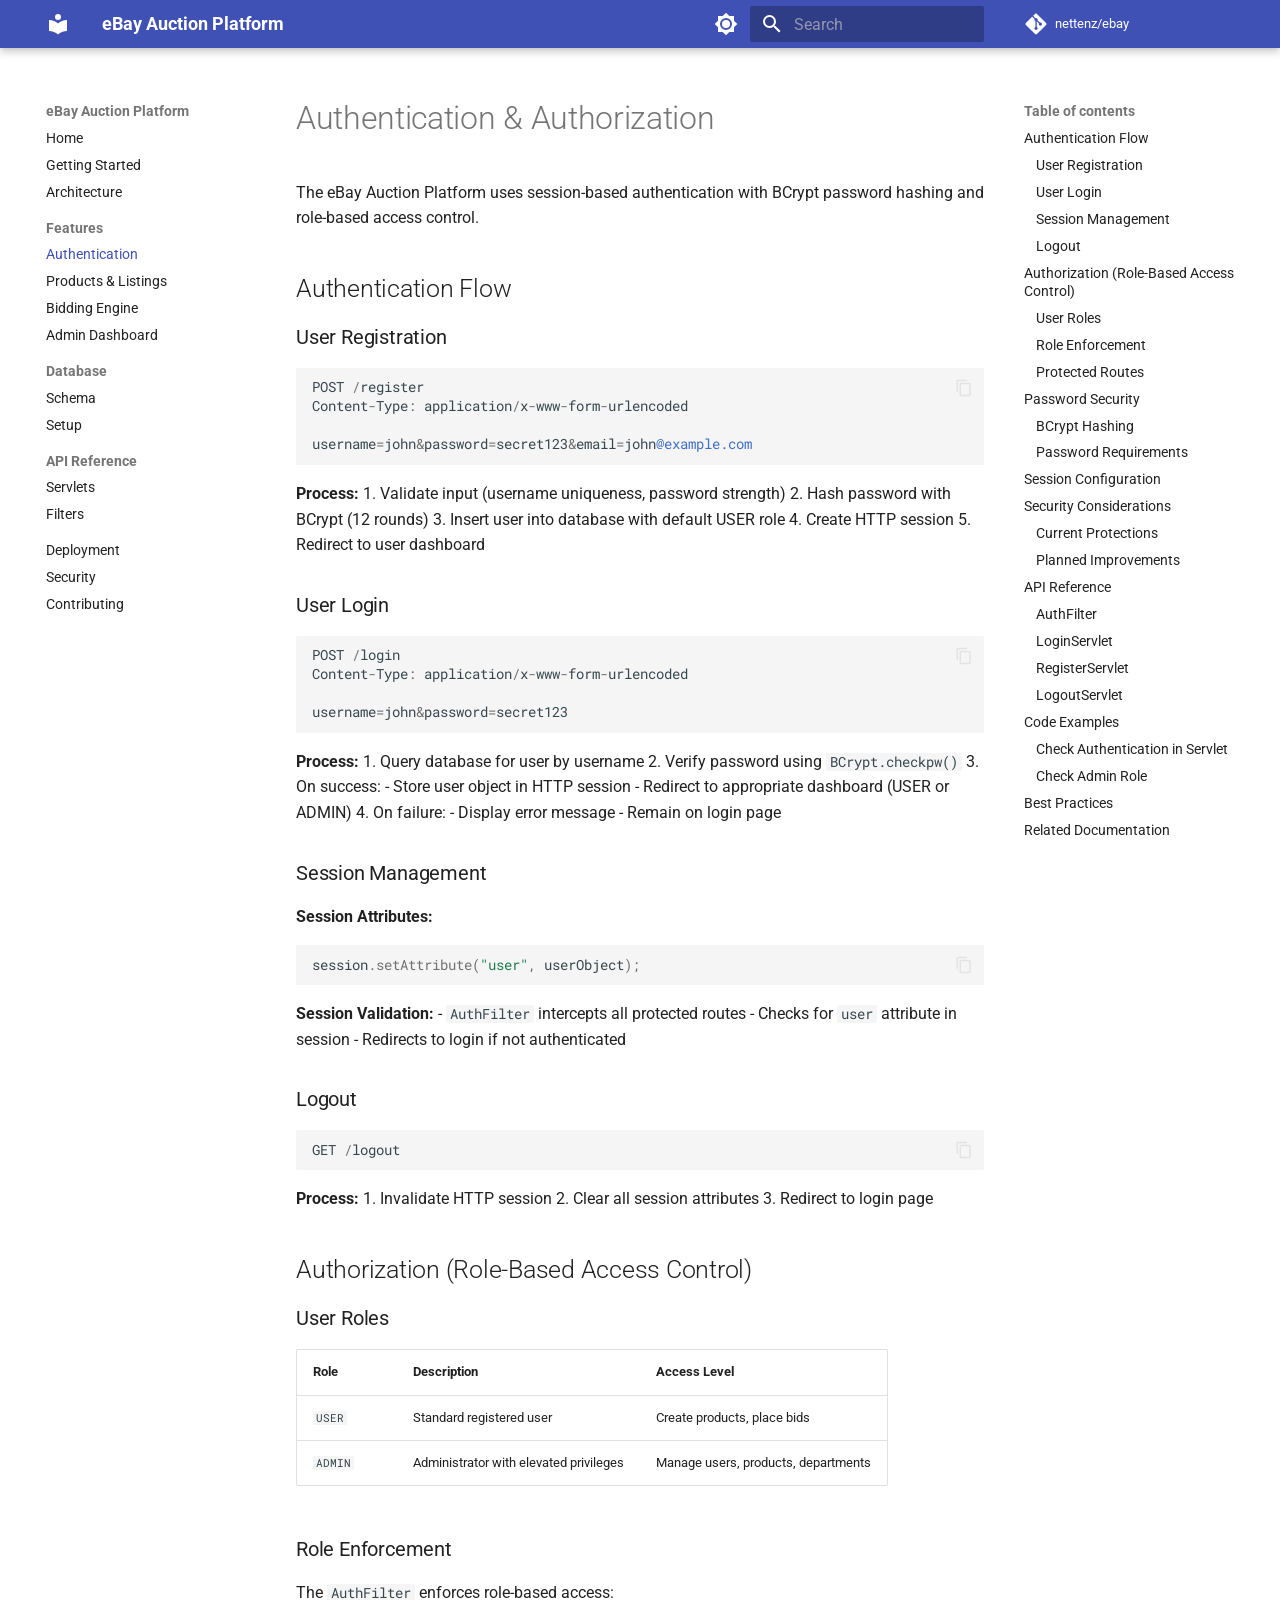
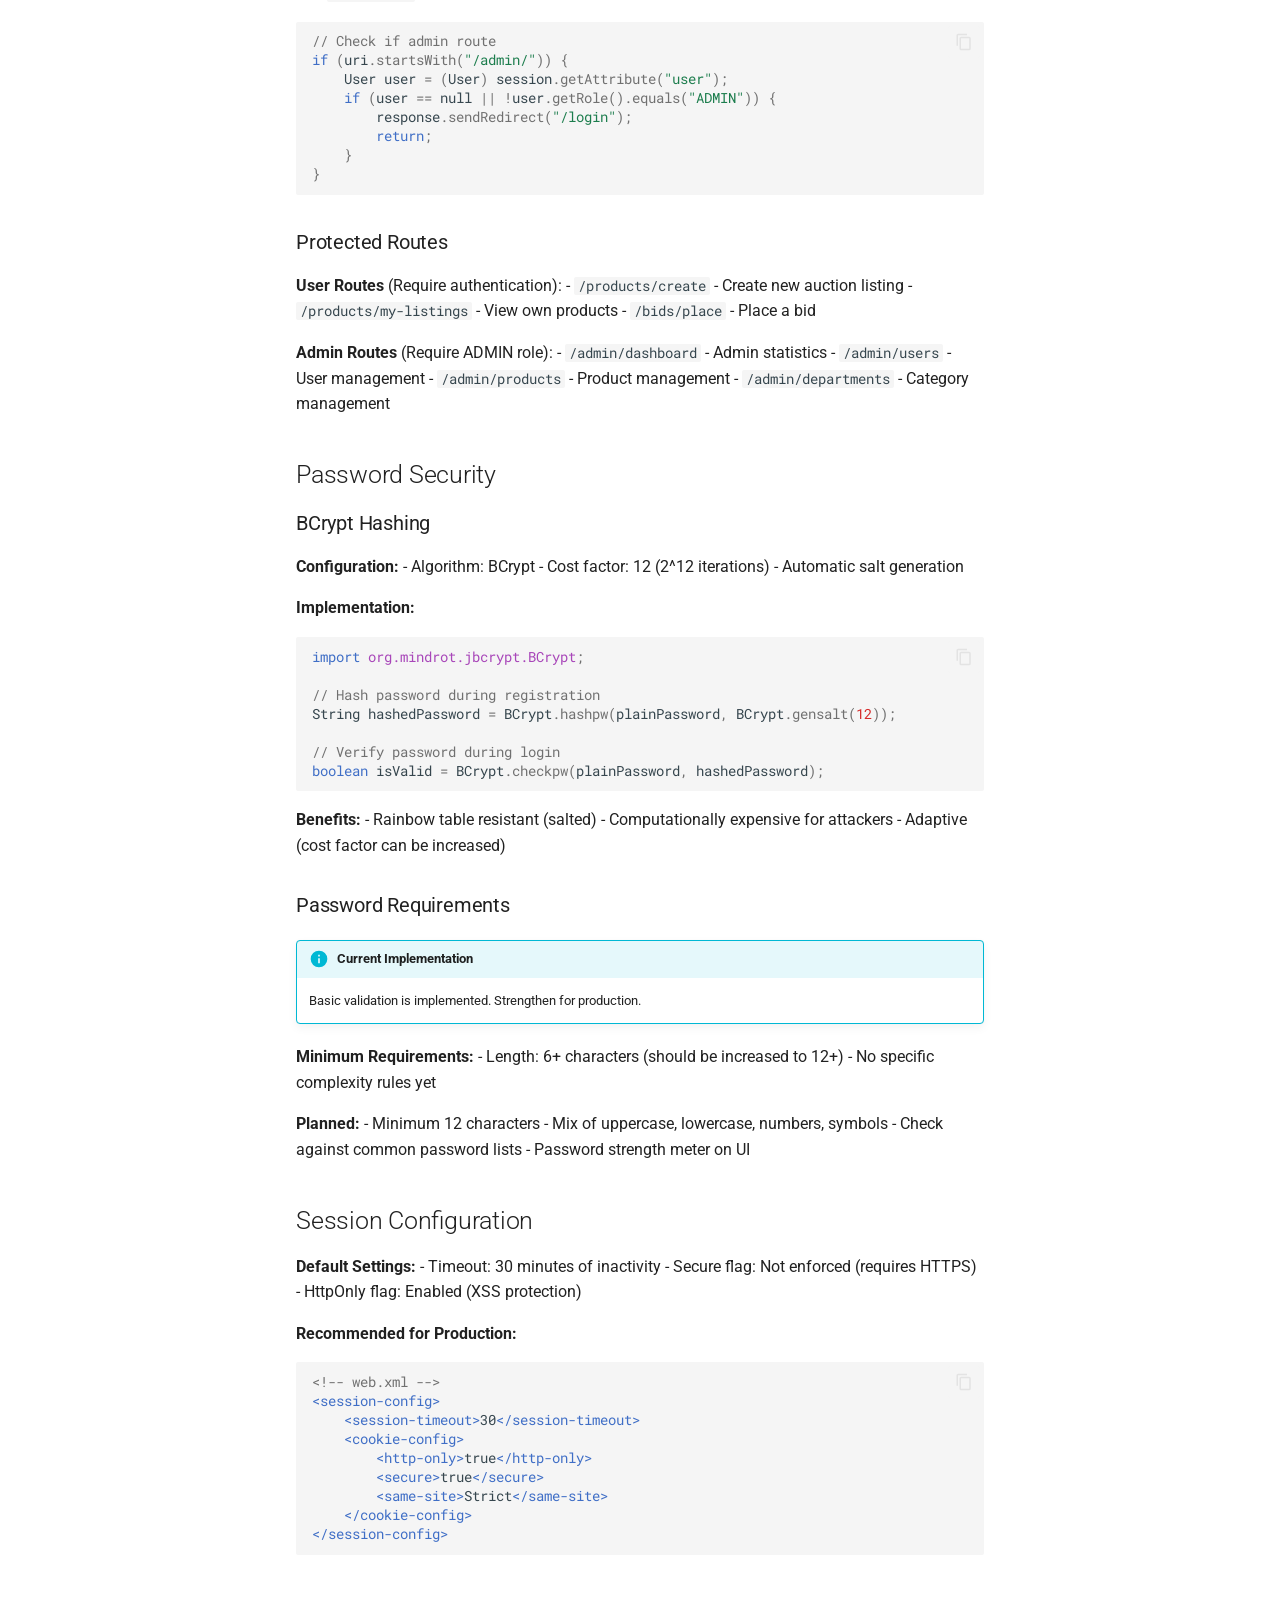
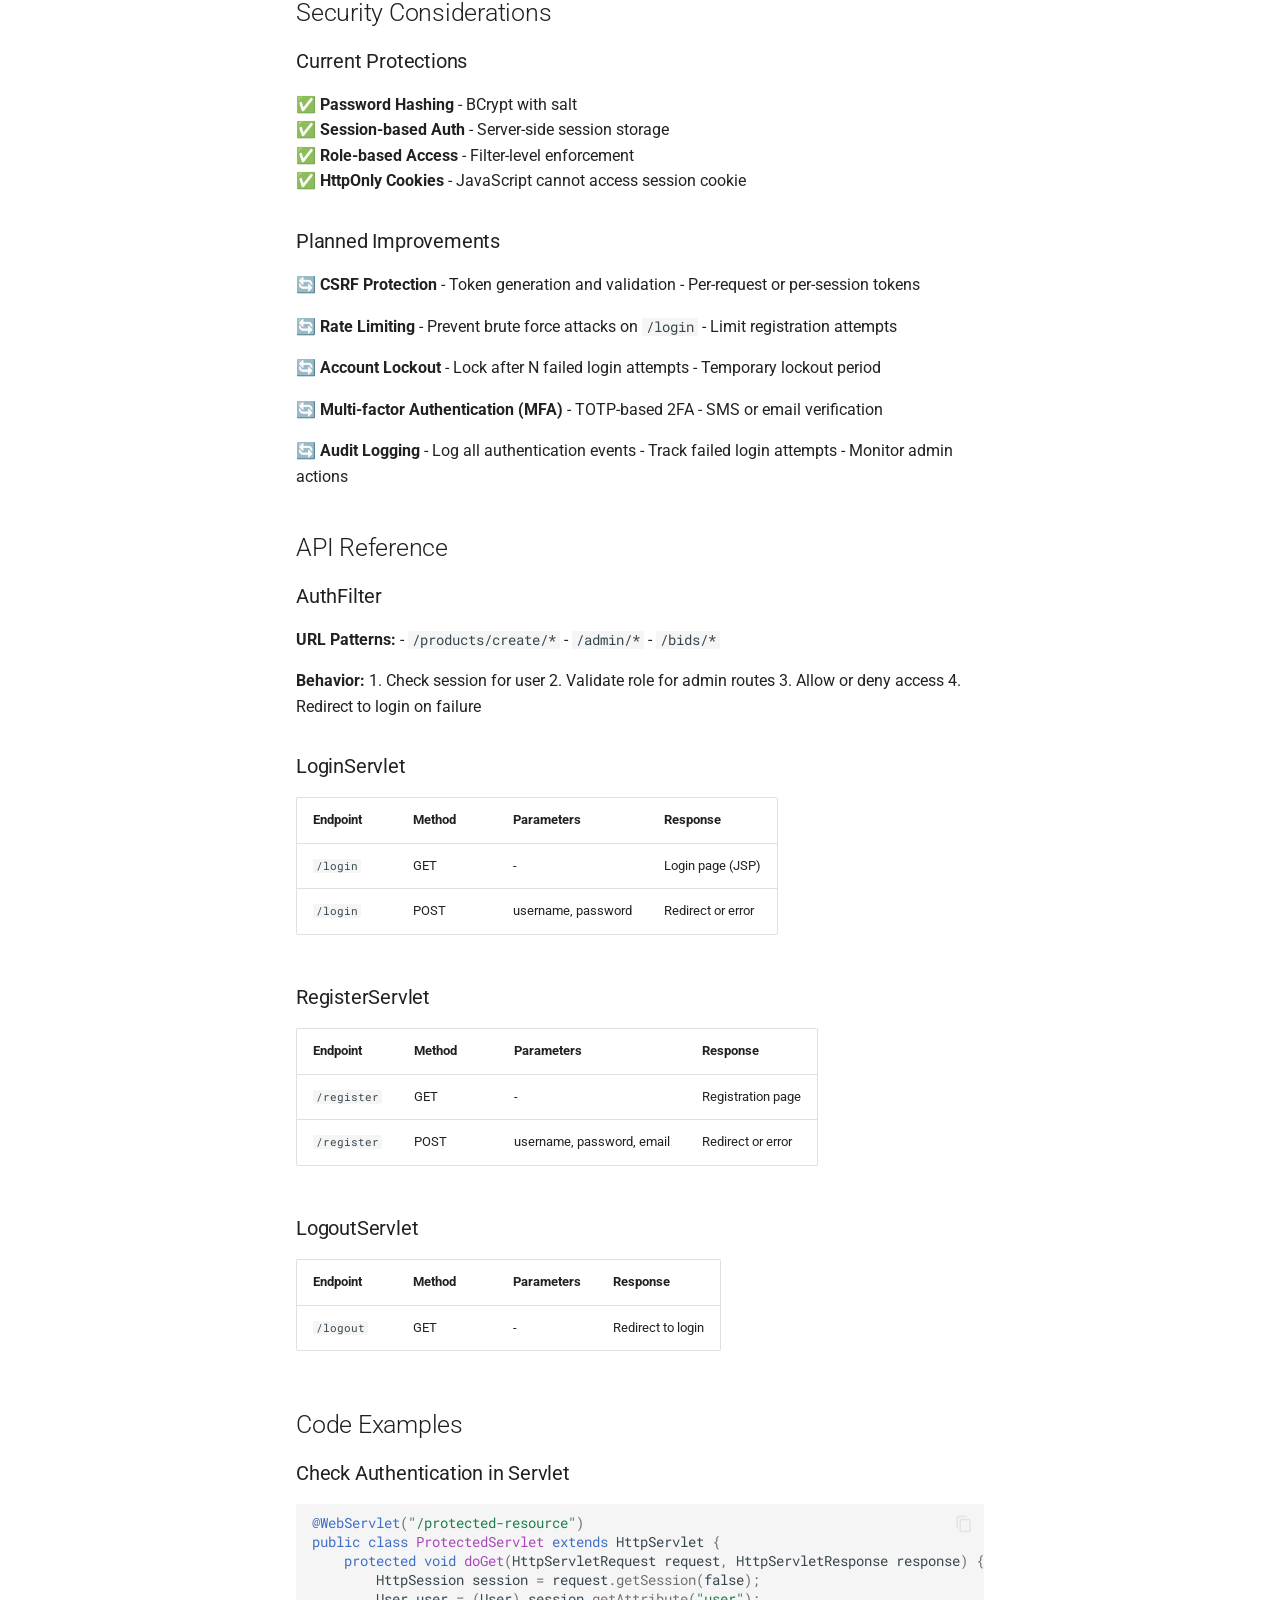
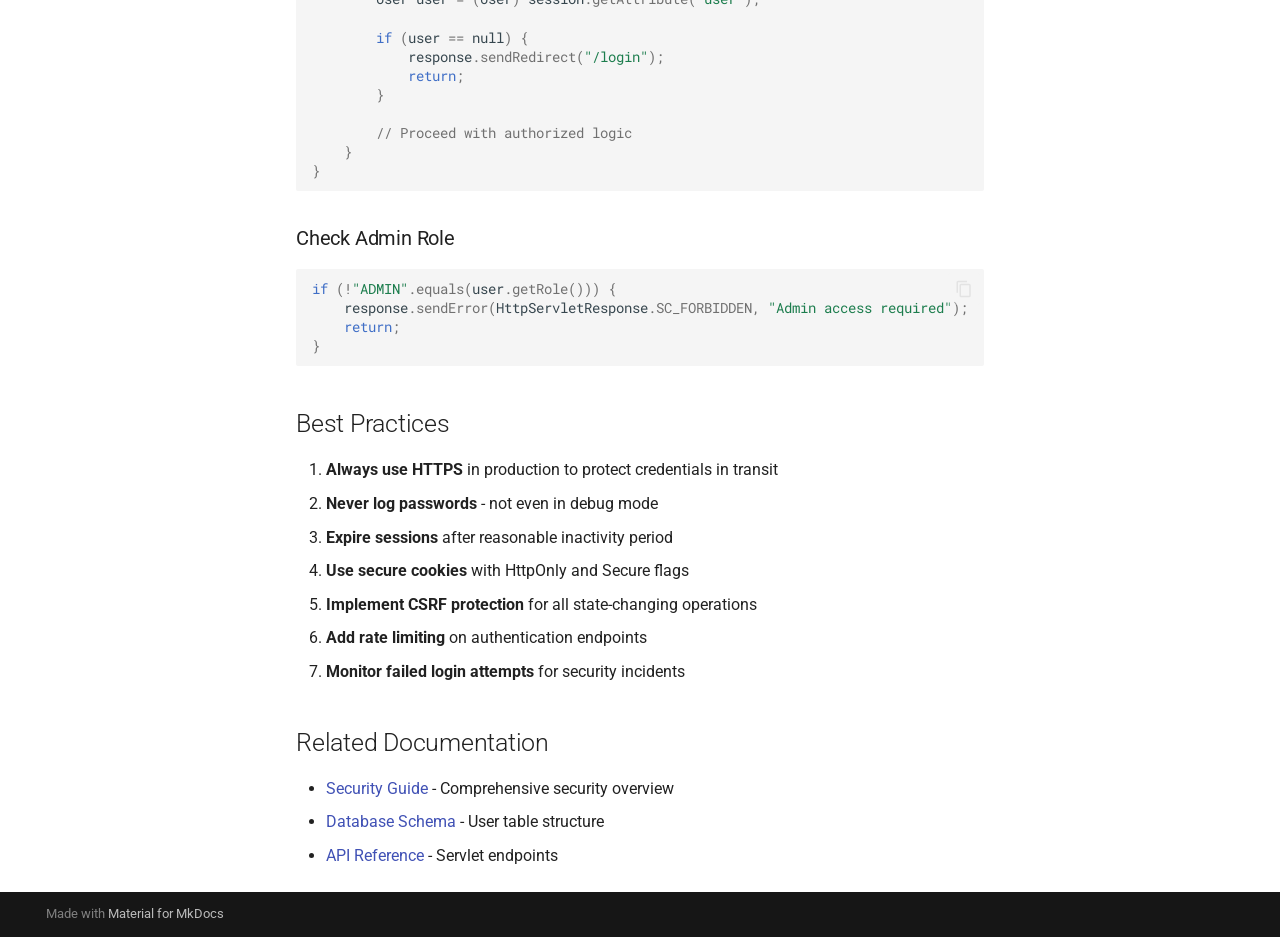
<file: features/authentication/index.html>
<!doctype html>
<html lang="en" class="no-js">
  <head>
    
      <meta charset="utf-8">
      <meta name="viewport" content="width=device-width,initial-scale=1">
      
        <meta name="description" content="Documentation for a Java-based auction web application built with Jakarta EE">
      
      
        <meta name="author" content="Emanuel">
      
      
      
        <link rel="prev" href="../../architecture/">
      
      
        <link rel="next" href="../products/">
      
      
        
      
      
      <link rel="icon" href="../../assets/images/favicon.png">
      <meta name="generator" content="mkdocs-1.6.1, mkdocs-material-9.7.1">
    
    
      
        <title>Authentication - eBay Auction Platform</title>
      
    
    
      <link rel="stylesheet" href="../../assets/stylesheets/main.484c7ddc.min.css">
      
        
        <link rel="stylesheet" href="../../assets/stylesheets/palette.ab4e12ef.min.css">
      
      


    
    
      
    
    
      
        
        
        <link rel="preconnect" href="https://fonts.gstatic.com" crossorigin>
        <link rel="stylesheet" href="https://fonts.googleapis.com/css?family=Roboto:300,300i,400,400i,700,700i%7CRoboto+Mono:400,400i,700,700i&display=fallback">
        <style>:root{--md-text-font:"Roboto";--md-code-font:"Roboto Mono"}</style>
      
    
    
    <script>__md_scope=new URL("../..",location),__md_hash=e=>[...e].reduce(((e,_)=>(e<<5)-e+_.charCodeAt(0)),0),__md_get=(e,_=localStorage,t=__md_scope)=>JSON.parse(_.getItem(t.pathname+"."+e)),__md_set=(e,_,t=localStorage,a=__md_scope)=>{try{t.setItem(a.pathname+"."+e,JSON.stringify(_))}catch(e){}}</script>
    
      

    
    
  </head>
  
  
    
    
      
    
    
    
    
    <body dir="ltr" data-md-color-scheme="default" data-md-color-primary="indigo" data-md-color-accent="indigo">
  
    
    <input class="md-toggle" data-md-toggle="drawer" type="checkbox" id="__drawer" autocomplete="off">
    <input class="md-toggle" data-md-toggle="search" type="checkbox" id="__search" autocomplete="off">
    <label class="md-overlay" for="__drawer"></label>
    <div data-md-component="skip">
      
        
        <a href="#authentication-authorization" class="md-skip">
          Skip to content
        </a>
      
    </div>
    <div data-md-component="announce">
      
    </div>
    
    
      

  

<header class="md-header md-header--shadow" data-md-component="header">
  <nav class="md-header__inner md-grid" aria-label="Header">
    <a href="../.." title="eBay Auction Platform" class="md-header__button md-logo" aria-label="eBay Auction Platform" data-md-component="logo">
      
  
  <svg xmlns="http://www.w3.org/2000/svg" viewBox="0 0 24 24"><path d="M12 8a3 3 0 0 0 3-3 3 3 0 0 0-3-3 3 3 0 0 0-3 3 3 3 0 0 0 3 3m0 3.54C9.64 9.35 6.5 8 3 8v11c3.5 0 6.64 1.35 9 3.54 2.36-2.19 5.5-3.54 9-3.54V8c-3.5 0-6.64 1.35-9 3.54"/></svg>

    </a>
    <label class="md-header__button md-icon" for="__drawer">
      
      <svg xmlns="http://www.w3.org/2000/svg" viewBox="0 0 24 24"><path d="M3 6h18v2H3zm0 5h18v2H3zm0 5h18v2H3z"/></svg>
    </label>
    <div class="md-header__title" data-md-component="header-title">
      <div class="md-header__ellipsis">
        <div class="md-header__topic">
          <span class="md-ellipsis">
            eBay Auction Platform
          </span>
        </div>
        <div class="md-header__topic" data-md-component="header-topic">
          <span class="md-ellipsis">
            
              Authentication
            
          </span>
        </div>
      </div>
    </div>
    
      
        <form class="md-header__option" data-md-component="palette">
  
    
    
    
    <input class="md-option" data-md-color-media="" data-md-color-scheme="default" data-md-color-primary="indigo" data-md-color-accent="indigo"  aria-label="Switch to dark mode"  type="radio" name="__palette" id="__palette_0">
    
      <label class="md-header__button md-icon" title="Switch to dark mode" for="__palette_1" hidden>
        <svg xmlns="http://www.w3.org/2000/svg" viewBox="0 0 24 24"><path d="M12 8a4 4 0 0 0-4 4 4 4 0 0 0 4 4 4 4 0 0 0 4-4 4 4 0 0 0-4-4m0 10a6 6 0 0 1-6-6 6 6 0 0 1 6-6 6 6 0 0 1 6 6 6 6 0 0 1-6 6m8-9.31V4h-4.69L12 .69 8.69 4H4v4.69L.69 12 4 15.31V20h4.69L12 23.31 15.31 20H20v-4.69L23.31 12z"/></svg>
      </label>
    
  
    
    
    
    <input class="md-option" data-md-color-media="" data-md-color-scheme="slate" data-md-color-primary="indigo" data-md-color-accent="indigo"  aria-label="Switch to light mode"  type="radio" name="__palette" id="__palette_1">
    
      <label class="md-header__button md-icon" title="Switch to light mode" for="__palette_0" hidden>
        <svg xmlns="http://www.w3.org/2000/svg" viewBox="0 0 24 24"><path d="M12 18c-.89 0-1.74-.2-2.5-.55C11.56 16.5 13 14.42 13 12s-1.44-4.5-3.5-5.45C10.26 6.2 11.11 6 12 6a6 6 0 0 1 6 6 6 6 0 0 1-6 6m8-9.31V4h-4.69L12 .69 8.69 4H4v4.69L.69 12 4 15.31V20h4.69L12 23.31 15.31 20H20v-4.69L23.31 12z"/></svg>
      </label>
    
  
</form>
      
    
    
      <script>var palette=__md_get("__palette");if(palette&&palette.color){if("(prefers-color-scheme)"===palette.color.media){var media=matchMedia("(prefers-color-scheme: light)"),input=document.querySelector(media.matches?"[data-md-color-media='(prefers-color-scheme: light)']":"[data-md-color-media='(prefers-color-scheme: dark)']");palette.color.media=input.getAttribute("data-md-color-media"),palette.color.scheme=input.getAttribute("data-md-color-scheme"),palette.color.primary=input.getAttribute("data-md-color-primary"),palette.color.accent=input.getAttribute("data-md-color-accent")}for(var[key,value]of Object.entries(palette.color))document.body.setAttribute("data-md-color-"+key,value)}</script>
    
    
    
      
      
        <label class="md-header__button md-icon" for="__search">
          
          <svg xmlns="http://www.w3.org/2000/svg" viewBox="0 0 24 24"><path d="M9.5 3A6.5 6.5 0 0 1 16 9.5c0 1.61-.59 3.09-1.56 4.23l.27.27h.79l5 5-1.5 1.5-5-5v-.79l-.27-.27A6.52 6.52 0 0 1 9.5 16 6.5 6.5 0 0 1 3 9.5 6.5 6.5 0 0 1 9.5 3m0 2C7 5 5 7 5 9.5S7 14 9.5 14 14 12 14 9.5 12 5 9.5 5"/></svg>
        </label>
        <div class="md-search" data-md-component="search" role="dialog">
  <label class="md-search__overlay" for="__search"></label>
  <div class="md-search__inner" role="search">
    <form class="md-search__form" name="search">
      <input type="text" class="md-search__input" name="query" aria-label="Search" placeholder="Search" autocapitalize="off" autocorrect="off" autocomplete="off" spellcheck="false" data-md-component="search-query" required>
      <label class="md-search__icon md-icon" for="__search">
        
        <svg xmlns="http://www.w3.org/2000/svg" viewBox="0 0 24 24"><path d="M9.5 3A6.5 6.5 0 0 1 16 9.5c0 1.61-.59 3.09-1.56 4.23l.27.27h.79l5 5-1.5 1.5-5-5v-.79l-.27-.27A6.52 6.52 0 0 1 9.5 16 6.5 6.5 0 0 1 3 9.5 6.5 6.5 0 0 1 9.5 3m0 2C7 5 5 7 5 9.5S7 14 9.5 14 14 12 14 9.5 12 5 9.5 5"/></svg>
        
        <svg xmlns="http://www.w3.org/2000/svg" viewBox="0 0 24 24"><path d="M20 11v2H8l5.5 5.5-1.42 1.42L4.16 12l7.92-7.92L13.5 5.5 8 11z"/></svg>
      </label>
      <nav class="md-search__options" aria-label="Search">
        
        <button type="reset" class="md-search__icon md-icon" title="Clear" aria-label="Clear" tabindex="-1">
          
          <svg xmlns="http://www.w3.org/2000/svg" viewBox="0 0 24 24"><path d="M19 6.41 17.59 5 12 10.59 6.41 5 5 6.41 10.59 12 5 17.59 6.41 19 12 13.41 17.59 19 19 17.59 13.41 12z"/></svg>
        </button>
      </nav>
      
        <div class="md-search__suggest" data-md-component="search-suggest"></div>
      
    </form>
    <div class="md-search__output">
      <div class="md-search__scrollwrap" tabindex="0" data-md-scrollfix>
        <div class="md-search-result" data-md-component="search-result">
          <div class="md-search-result__meta">
            Initializing search
          </div>
          <ol class="md-search-result__list" role="presentation"></ol>
        </div>
      </div>
    </div>
  </div>
</div>
      
    
    
      <div class="md-header__source">
        <a href="https://github.com/nettenz/ebay" title="Go to repository" class="md-source" data-md-component="source">
  <div class="md-source__icon md-icon">
    
    <svg xmlns="http://www.w3.org/2000/svg" viewBox="0 0 448 512"><!--! Font Awesome Free 7.1.0 by @fontawesome - https://fontawesome.com License - https://fontawesome.com/license/free (Icons: CC BY 4.0, Fonts: SIL OFL 1.1, Code: MIT License) Copyright 2025 Fonticons, Inc.--><path d="M439.6 236.1 244 40.5c-5.4-5.5-12.8-8.5-20.4-8.5s-15 3-20.4 8.4L162.5 81l51.5 51.5c27.1-9.1 52.7 16.8 43.4 43.7l49.7 49.7c34.2-11.8 61.2 31 35.5 56.7-26.5 26.5-70.2-2.9-56-37.3L240.3 199v121.9c25.3 12.5 22.3 41.8 9.1 55-6.4 6.4-15.2 10.1-24.3 10.1s-17.8-3.6-24.3-10.1c-17.6-17.6-11.1-46.9 11.2-56v-123c-20.8-8.5-24.6-30.7-18.6-45L142.6 101 8.5 235.1C3 240.6 0 247.9 0 255.5s3 15 8.5 20.4l195.6 195.7c5.4 5.4 12.7 8.4 20.4 8.4s15-3 20.4-8.4l194.7-194.7c5.4-5.4 8.4-12.8 8.4-20.4s-3-15-8.4-20.4"/></svg>
  </div>
  <div class="md-source__repository">
    nettenz/ebay
  </div>
</a>
      </div>
    
  </nav>
  
</header>
    
    <div class="md-container" data-md-component="container">
      
      
        
          
        
      
      <main class="md-main" data-md-component="main">
        <div class="md-main__inner md-grid">
          
            
              
              <div class="md-sidebar md-sidebar--primary" data-md-component="sidebar" data-md-type="navigation" >
                <div class="md-sidebar__scrollwrap">
                  <div class="md-sidebar__inner">
                    



<nav class="md-nav md-nav--primary" aria-label="Navigation" data-md-level="0">
  <label class="md-nav__title" for="__drawer">
    <a href="../.." title="eBay Auction Platform" class="md-nav__button md-logo" aria-label="eBay Auction Platform" data-md-component="logo">
      
  
  <svg xmlns="http://www.w3.org/2000/svg" viewBox="0 0 24 24"><path d="M12 8a3 3 0 0 0 3-3 3 3 0 0 0-3-3 3 3 0 0 0-3 3 3 3 0 0 0 3 3m0 3.54C9.64 9.35 6.5 8 3 8v11c3.5 0 6.64 1.35 9 3.54 2.36-2.19 5.5-3.54 9-3.54V8c-3.5 0-6.64 1.35-9 3.54"/></svg>

    </a>
    eBay Auction Platform
  </label>
  
    <div class="md-nav__source">
      <a href="https://github.com/nettenz/ebay" title="Go to repository" class="md-source" data-md-component="source">
  <div class="md-source__icon md-icon">
    
    <svg xmlns="http://www.w3.org/2000/svg" viewBox="0 0 448 512"><!--! Font Awesome Free 7.1.0 by @fontawesome - https://fontawesome.com License - https://fontawesome.com/license/free (Icons: CC BY 4.0, Fonts: SIL OFL 1.1, Code: MIT License) Copyright 2025 Fonticons, Inc.--><path d="M439.6 236.1 244 40.5c-5.4-5.5-12.8-8.5-20.4-8.5s-15 3-20.4 8.4L162.5 81l51.5 51.5c27.1-9.1 52.7 16.8 43.4 43.7l49.7 49.7c34.2-11.8 61.2 31 35.5 56.7-26.5 26.5-70.2-2.9-56-37.3L240.3 199v121.9c25.3 12.5 22.3 41.8 9.1 55-6.4 6.4-15.2 10.1-24.3 10.1s-17.8-3.6-24.3-10.1c-17.6-17.6-11.1-46.9 11.2-56v-123c-20.8-8.5-24.6-30.7-18.6-45L142.6 101 8.5 235.1C3 240.6 0 247.9 0 255.5s3 15 8.5 20.4l195.6 195.7c5.4 5.4 12.7 8.4 20.4 8.4s15-3 20.4-8.4l194.7-194.7c5.4-5.4 8.4-12.8 8.4-20.4s-3-15-8.4-20.4"/></svg>
  </div>
  <div class="md-source__repository">
    nettenz/ebay
  </div>
</a>
    </div>
  
  <ul class="md-nav__list" data-md-scrollfix>
    
      
      
  
  
  
  
    <li class="md-nav__item">
      <a href="../.." class="md-nav__link">
        
  
  
  <span class="md-ellipsis">
    
  
    Home
  

    
  </span>
  
  

      </a>
    </li>
  

    
      
      
  
  
  
  
    <li class="md-nav__item">
      <a href="../../getting-started/" class="md-nav__link">
        
  
  
  <span class="md-ellipsis">
    
  
    Getting Started
  

    
  </span>
  
  

      </a>
    </li>
  

    
      
      
  
  
  
  
    <li class="md-nav__item">
      <a href="../../architecture/" class="md-nav__link">
        
  
  
  <span class="md-ellipsis">
    
  
    Architecture
  

    
  </span>
  
  

      </a>
    </li>
  

    
      
      
  
  
    
  
  
  
    
    
    
    
      
        
        
      
    
    
    <li class="md-nav__item md-nav__item--active md-nav__item--section md-nav__item--nested">
      
        
        
        <input class="md-nav__toggle md-toggle " type="checkbox" id="__nav_4" checked>
        
          
          <label class="md-nav__link" for="__nav_4" id="__nav_4_label" tabindex="">
            
  
  
  <span class="md-ellipsis">
    
  
    Features
  

    
  </span>
  
  

            <span class="md-nav__icon md-icon"></span>
          </label>
        
        <nav class="md-nav" data-md-level="1" aria-labelledby="__nav_4_label" aria-expanded="true">
          <label class="md-nav__title" for="__nav_4">
            <span class="md-nav__icon md-icon"></span>
            
  
    Features
  

          </label>
          <ul class="md-nav__list" data-md-scrollfix>
            
              
                
  
  
    
  
  
  
    <li class="md-nav__item md-nav__item--active">
      
      <input class="md-nav__toggle md-toggle" type="checkbox" id="__toc">
      
      
        
      
      
        <label class="md-nav__link md-nav__link--active" for="__toc">
          
  
  
  <span class="md-ellipsis">
    
  
    Authentication
  

    
  </span>
  
  

          <span class="md-nav__icon md-icon"></span>
        </label>
      
      <a href="./" class="md-nav__link md-nav__link--active">
        
  
  
  <span class="md-ellipsis">
    
  
    Authentication
  

    
  </span>
  
  

      </a>
      
        

<nav class="md-nav md-nav--secondary" aria-label="Table of contents">
  
  
  
    
  
  
    <label class="md-nav__title" for="__toc">
      <span class="md-nav__icon md-icon"></span>
      Table of contents
    </label>
    <ul class="md-nav__list" data-md-component="toc" data-md-scrollfix>
      
        <li class="md-nav__item">
  <a href="#authentication-flow" class="md-nav__link">
    <span class="md-ellipsis">
      
        Authentication Flow
      
    </span>
  </a>
  
    <nav class="md-nav" aria-label="Authentication Flow">
      <ul class="md-nav__list">
        
          <li class="md-nav__item">
  <a href="#user-registration" class="md-nav__link">
    <span class="md-ellipsis">
      
        User Registration
      
    </span>
  </a>
  
</li>
        
          <li class="md-nav__item">
  <a href="#user-login" class="md-nav__link">
    <span class="md-ellipsis">
      
        User Login
      
    </span>
  </a>
  
</li>
        
          <li class="md-nav__item">
  <a href="#session-management" class="md-nav__link">
    <span class="md-ellipsis">
      
        Session Management
      
    </span>
  </a>
  
</li>
        
          <li class="md-nav__item">
  <a href="#logout" class="md-nav__link">
    <span class="md-ellipsis">
      
        Logout
      
    </span>
  </a>
  
</li>
        
      </ul>
    </nav>
  
</li>
      
        <li class="md-nav__item">
  <a href="#authorization-role-based-access-control" class="md-nav__link">
    <span class="md-ellipsis">
      
        Authorization (Role-Based Access Control)
      
    </span>
  </a>
  
    <nav class="md-nav" aria-label="Authorization (Role-Based Access Control)">
      <ul class="md-nav__list">
        
          <li class="md-nav__item">
  <a href="#user-roles" class="md-nav__link">
    <span class="md-ellipsis">
      
        User Roles
      
    </span>
  </a>
  
</li>
        
          <li class="md-nav__item">
  <a href="#role-enforcement" class="md-nav__link">
    <span class="md-ellipsis">
      
        Role Enforcement
      
    </span>
  </a>
  
</li>
        
          <li class="md-nav__item">
  <a href="#protected-routes" class="md-nav__link">
    <span class="md-ellipsis">
      
        Protected Routes
      
    </span>
  </a>
  
</li>
        
      </ul>
    </nav>
  
</li>
      
        <li class="md-nav__item">
  <a href="#password-security" class="md-nav__link">
    <span class="md-ellipsis">
      
        Password Security
      
    </span>
  </a>
  
    <nav class="md-nav" aria-label="Password Security">
      <ul class="md-nav__list">
        
          <li class="md-nav__item">
  <a href="#bcrypt-hashing" class="md-nav__link">
    <span class="md-ellipsis">
      
        BCrypt Hashing
      
    </span>
  </a>
  
</li>
        
          <li class="md-nav__item">
  <a href="#password-requirements" class="md-nav__link">
    <span class="md-ellipsis">
      
        Password Requirements
      
    </span>
  </a>
  
</li>
        
      </ul>
    </nav>
  
</li>
      
        <li class="md-nav__item">
  <a href="#session-configuration" class="md-nav__link">
    <span class="md-ellipsis">
      
        Session Configuration
      
    </span>
  </a>
  
</li>
      
        <li class="md-nav__item">
  <a href="#security-considerations" class="md-nav__link">
    <span class="md-ellipsis">
      
        Security Considerations
      
    </span>
  </a>
  
    <nav class="md-nav" aria-label="Security Considerations">
      <ul class="md-nav__list">
        
          <li class="md-nav__item">
  <a href="#current-protections" class="md-nav__link">
    <span class="md-ellipsis">
      
        Current Protections
      
    </span>
  </a>
  
</li>
        
          <li class="md-nav__item">
  <a href="#planned-improvements" class="md-nav__link">
    <span class="md-ellipsis">
      
        Planned Improvements
      
    </span>
  </a>
  
</li>
        
      </ul>
    </nav>
  
</li>
      
        <li class="md-nav__item">
  <a href="#api-reference" class="md-nav__link">
    <span class="md-ellipsis">
      
        API Reference
      
    </span>
  </a>
  
    <nav class="md-nav" aria-label="API Reference">
      <ul class="md-nav__list">
        
          <li class="md-nav__item">
  <a href="#authfilter" class="md-nav__link">
    <span class="md-ellipsis">
      
        AuthFilter
      
    </span>
  </a>
  
</li>
        
          <li class="md-nav__item">
  <a href="#loginservlet" class="md-nav__link">
    <span class="md-ellipsis">
      
        LoginServlet
      
    </span>
  </a>
  
</li>
        
          <li class="md-nav__item">
  <a href="#registerservlet" class="md-nav__link">
    <span class="md-ellipsis">
      
        RegisterServlet
      
    </span>
  </a>
  
</li>
        
          <li class="md-nav__item">
  <a href="#logoutservlet" class="md-nav__link">
    <span class="md-ellipsis">
      
        LogoutServlet
      
    </span>
  </a>
  
</li>
        
      </ul>
    </nav>
  
</li>
      
        <li class="md-nav__item">
  <a href="#code-examples" class="md-nav__link">
    <span class="md-ellipsis">
      
        Code Examples
      
    </span>
  </a>
  
    <nav class="md-nav" aria-label="Code Examples">
      <ul class="md-nav__list">
        
          <li class="md-nav__item">
  <a href="#check-authentication-in-servlet" class="md-nav__link">
    <span class="md-ellipsis">
      
        Check Authentication in Servlet
      
    </span>
  </a>
  
</li>
        
          <li class="md-nav__item">
  <a href="#check-admin-role" class="md-nav__link">
    <span class="md-ellipsis">
      
        Check Admin Role
      
    </span>
  </a>
  
</li>
        
      </ul>
    </nav>
  
</li>
      
        <li class="md-nav__item">
  <a href="#best-practices" class="md-nav__link">
    <span class="md-ellipsis">
      
        Best Practices
      
    </span>
  </a>
  
</li>
      
        <li class="md-nav__item">
  <a href="#related-documentation" class="md-nav__link">
    <span class="md-ellipsis">
      
        Related Documentation
      
    </span>
  </a>
  
</li>
      
    </ul>
  
</nav>
      
    </li>
  

              
            
              
                
  
  
  
  
    <li class="md-nav__item">
      <a href="../products/" class="md-nav__link">
        
  
  
  <span class="md-ellipsis">
    
  
    Products & Listings
  

    
  </span>
  
  

      </a>
    </li>
  

              
            
              
                
  
  
  
  
    <li class="md-nav__item">
      <a href="../bidding/" class="md-nav__link">
        
  
  
  <span class="md-ellipsis">
    
  
    Bidding Engine
  

    
  </span>
  
  

      </a>
    </li>
  

              
            
              
                
  
  
  
  
    <li class="md-nav__item">
      <a href="../admin/" class="md-nav__link">
        
  
  
  <span class="md-ellipsis">
    
  
    Admin Dashboard
  

    
  </span>
  
  

      </a>
    </li>
  

              
            
          </ul>
        </nav>
      
    </li>
  

    
      
      
  
  
  
  
    
    
    
    
      
        
        
      
    
    
    <li class="md-nav__item md-nav__item--section md-nav__item--nested">
      
        
        
          
        
        <input class="md-nav__toggle md-toggle md-toggle--indeterminate" type="checkbox" id="__nav_5" >
        
          
          <label class="md-nav__link" for="__nav_5" id="__nav_5_label" tabindex="">
            
  
  
  <span class="md-ellipsis">
    
  
    Database
  

    
  </span>
  
  

            <span class="md-nav__icon md-icon"></span>
          </label>
        
        <nav class="md-nav" data-md-level="1" aria-labelledby="__nav_5_label" aria-expanded="false">
          <label class="md-nav__title" for="__nav_5">
            <span class="md-nav__icon md-icon"></span>
            
  
    Database
  

          </label>
          <ul class="md-nav__list" data-md-scrollfix>
            
              
                
  
  
  
  
    <li class="md-nav__item">
      <a href="../../database/schema/" class="md-nav__link">
        
  
  
  <span class="md-ellipsis">
    
  
    Schema
  

    
  </span>
  
  

      </a>
    </li>
  

              
            
              
                
  
  
  
  
    <li class="md-nav__item">
      <a href="../../database/setup/" class="md-nav__link">
        
  
  
  <span class="md-ellipsis">
    
  
    Setup
  

    
  </span>
  
  

      </a>
    </li>
  

              
            
          </ul>
        </nav>
      
    </li>
  

    
      
      
  
  
  
  
    
    
    
    
      
        
        
      
    
    
    <li class="md-nav__item md-nav__item--section md-nav__item--nested">
      
        
        
          
        
        <input class="md-nav__toggle md-toggle md-toggle--indeterminate" type="checkbox" id="__nav_6" >
        
          
          <label class="md-nav__link" for="__nav_6" id="__nav_6_label" tabindex="">
            
  
  
  <span class="md-ellipsis">
    
  
    API Reference
  

    
  </span>
  
  

            <span class="md-nav__icon md-icon"></span>
          </label>
        
        <nav class="md-nav" data-md-level="1" aria-labelledby="__nav_6_label" aria-expanded="false">
          <label class="md-nav__title" for="__nav_6">
            <span class="md-nav__icon md-icon"></span>
            
  
    API Reference
  

          </label>
          <ul class="md-nav__list" data-md-scrollfix>
            
              
                
  
  
  
  
    <li class="md-nav__item">
      <a href="../../api/servlets/" class="md-nav__link">
        
  
  
  <span class="md-ellipsis">
    
  
    Servlets
  

    
  </span>
  
  

      </a>
    </li>
  

              
            
              
                
  
  
  
  
    <li class="md-nav__item">
      <a href="../../api/filters/" class="md-nav__link">
        
  
  
  <span class="md-ellipsis">
    
  
    Filters
  

    
  </span>
  
  

      </a>
    </li>
  

              
            
          </ul>
        </nav>
      
    </li>
  

    
      
      
  
  
  
  
    <li class="md-nav__item">
      <a href="../../deployment/" class="md-nav__link">
        
  
  
  <span class="md-ellipsis">
    
  
    Deployment
  

    
  </span>
  
  

      </a>
    </li>
  

    
      
      
  
  
  
  
    <li class="md-nav__item">
      <a href="../../security/" class="md-nav__link">
        
  
  
  <span class="md-ellipsis">
    
  
    Security
  

    
  </span>
  
  

      </a>
    </li>
  

    
      
      
  
  
  
  
    <li class="md-nav__item">
      <a href="../../contributing/" class="md-nav__link">
        
  
  
  <span class="md-ellipsis">
    
  
    Contributing
  

    
  </span>
  
  

      </a>
    </li>
  

    
  </ul>
</nav>
                  </div>
                </div>
              </div>
            
            
              
              <div class="md-sidebar md-sidebar--secondary" data-md-component="sidebar" data-md-type="toc" >
                <div class="md-sidebar__scrollwrap">
                  <div class="md-sidebar__inner">
                    

<nav class="md-nav md-nav--secondary" aria-label="Table of contents">
  
  
  
    
  
  
    <label class="md-nav__title" for="__toc">
      <span class="md-nav__icon md-icon"></span>
      Table of contents
    </label>
    <ul class="md-nav__list" data-md-component="toc" data-md-scrollfix>
      
        <li class="md-nav__item">
  <a href="#authentication-flow" class="md-nav__link">
    <span class="md-ellipsis">
      
        Authentication Flow
      
    </span>
  </a>
  
    <nav class="md-nav" aria-label="Authentication Flow">
      <ul class="md-nav__list">
        
          <li class="md-nav__item">
  <a href="#user-registration" class="md-nav__link">
    <span class="md-ellipsis">
      
        User Registration
      
    </span>
  </a>
  
</li>
        
          <li class="md-nav__item">
  <a href="#user-login" class="md-nav__link">
    <span class="md-ellipsis">
      
        User Login
      
    </span>
  </a>
  
</li>
        
          <li class="md-nav__item">
  <a href="#session-management" class="md-nav__link">
    <span class="md-ellipsis">
      
        Session Management
      
    </span>
  </a>
  
</li>
        
          <li class="md-nav__item">
  <a href="#logout" class="md-nav__link">
    <span class="md-ellipsis">
      
        Logout
      
    </span>
  </a>
  
</li>
        
      </ul>
    </nav>
  
</li>
      
        <li class="md-nav__item">
  <a href="#authorization-role-based-access-control" class="md-nav__link">
    <span class="md-ellipsis">
      
        Authorization (Role-Based Access Control)
      
    </span>
  </a>
  
    <nav class="md-nav" aria-label="Authorization (Role-Based Access Control)">
      <ul class="md-nav__list">
        
          <li class="md-nav__item">
  <a href="#user-roles" class="md-nav__link">
    <span class="md-ellipsis">
      
        User Roles
      
    </span>
  </a>
  
</li>
        
          <li class="md-nav__item">
  <a href="#role-enforcement" class="md-nav__link">
    <span class="md-ellipsis">
      
        Role Enforcement
      
    </span>
  </a>
  
</li>
        
          <li class="md-nav__item">
  <a href="#protected-routes" class="md-nav__link">
    <span class="md-ellipsis">
      
        Protected Routes
      
    </span>
  </a>
  
</li>
        
      </ul>
    </nav>
  
</li>
      
        <li class="md-nav__item">
  <a href="#password-security" class="md-nav__link">
    <span class="md-ellipsis">
      
        Password Security
      
    </span>
  </a>
  
    <nav class="md-nav" aria-label="Password Security">
      <ul class="md-nav__list">
        
          <li class="md-nav__item">
  <a href="#bcrypt-hashing" class="md-nav__link">
    <span class="md-ellipsis">
      
        BCrypt Hashing
      
    </span>
  </a>
  
</li>
        
          <li class="md-nav__item">
  <a href="#password-requirements" class="md-nav__link">
    <span class="md-ellipsis">
      
        Password Requirements
      
    </span>
  </a>
  
</li>
        
      </ul>
    </nav>
  
</li>
      
        <li class="md-nav__item">
  <a href="#session-configuration" class="md-nav__link">
    <span class="md-ellipsis">
      
        Session Configuration
      
    </span>
  </a>
  
</li>
      
        <li class="md-nav__item">
  <a href="#security-considerations" class="md-nav__link">
    <span class="md-ellipsis">
      
        Security Considerations
      
    </span>
  </a>
  
    <nav class="md-nav" aria-label="Security Considerations">
      <ul class="md-nav__list">
        
          <li class="md-nav__item">
  <a href="#current-protections" class="md-nav__link">
    <span class="md-ellipsis">
      
        Current Protections
      
    </span>
  </a>
  
</li>
        
          <li class="md-nav__item">
  <a href="#planned-improvements" class="md-nav__link">
    <span class="md-ellipsis">
      
        Planned Improvements
      
    </span>
  </a>
  
</li>
        
      </ul>
    </nav>
  
</li>
      
        <li class="md-nav__item">
  <a href="#api-reference" class="md-nav__link">
    <span class="md-ellipsis">
      
        API Reference
      
    </span>
  </a>
  
    <nav class="md-nav" aria-label="API Reference">
      <ul class="md-nav__list">
        
          <li class="md-nav__item">
  <a href="#authfilter" class="md-nav__link">
    <span class="md-ellipsis">
      
        AuthFilter
      
    </span>
  </a>
  
</li>
        
          <li class="md-nav__item">
  <a href="#loginservlet" class="md-nav__link">
    <span class="md-ellipsis">
      
        LoginServlet
      
    </span>
  </a>
  
</li>
        
          <li class="md-nav__item">
  <a href="#registerservlet" class="md-nav__link">
    <span class="md-ellipsis">
      
        RegisterServlet
      
    </span>
  </a>
  
</li>
        
          <li class="md-nav__item">
  <a href="#logoutservlet" class="md-nav__link">
    <span class="md-ellipsis">
      
        LogoutServlet
      
    </span>
  </a>
  
</li>
        
      </ul>
    </nav>
  
</li>
      
        <li class="md-nav__item">
  <a href="#code-examples" class="md-nav__link">
    <span class="md-ellipsis">
      
        Code Examples
      
    </span>
  </a>
  
    <nav class="md-nav" aria-label="Code Examples">
      <ul class="md-nav__list">
        
          <li class="md-nav__item">
  <a href="#check-authentication-in-servlet" class="md-nav__link">
    <span class="md-ellipsis">
      
        Check Authentication in Servlet
      
    </span>
  </a>
  
</li>
        
          <li class="md-nav__item">
  <a href="#check-admin-role" class="md-nav__link">
    <span class="md-ellipsis">
      
        Check Admin Role
      
    </span>
  </a>
  
</li>
        
      </ul>
    </nav>
  
</li>
      
        <li class="md-nav__item">
  <a href="#best-practices" class="md-nav__link">
    <span class="md-ellipsis">
      
        Best Practices
      
    </span>
  </a>
  
</li>
      
        <li class="md-nav__item">
  <a href="#related-documentation" class="md-nav__link">
    <span class="md-ellipsis">
      
        Related Documentation
      
    </span>
  </a>
  
</li>
      
    </ul>
  
</nav>
                  </div>
                </div>
              </div>
            
          
          
            <div class="md-content" data-md-component="content">
              
              <article class="md-content__inner md-typeset">
                
                  


  
  


<h1 id="authentication-authorization">Authentication &amp; Authorization<a class="headerlink" href="#authentication-authorization" title="Permanent link">&para;</a></h1>
<p>The eBay Auction Platform uses session-based authentication with BCrypt password hashing and role-based access control.</p>
<h2 id="authentication-flow">Authentication Flow<a class="headerlink" href="#authentication-flow" title="Permanent link">&para;</a></h2>
<h3 id="user-registration">User Registration<a class="headerlink" href="#user-registration" title="Permanent link">&para;</a></h3>
<div class="highlight"><pre><span></span><code><a id="__codelineno-0-1" name="__codelineno-0-1" href="#__codelineno-0-1"></a><span class="n">POST</span><span class="w"> </span><span class="o">/</span><span class="n">register</span>
<a id="__codelineno-0-2" name="__codelineno-0-2" href="#__codelineno-0-2"></a><span class="n">Content</span><span class="o">-</span><span class="n">Type</span><span class="p">:</span><span class="w"> </span><span class="n">application</span><span class="o">/</span><span class="n">x</span><span class="o">-</span><span class="n">www</span><span class="o">-</span><span class="n">form</span><span class="o">-</span><span class="n">urlencoded</span>
<a id="__codelineno-0-3" name="__codelineno-0-3" href="#__codelineno-0-3"></a>
<a id="__codelineno-0-4" name="__codelineno-0-4" href="#__codelineno-0-4"></a><span class="n">username</span><span class="o">=</span><span class="n">john</span><span class="o">&amp;</span><span class="n">password</span><span class="o">=</span><span class="n">secret123</span><span class="o">&amp;</span><span class="n">email</span><span class="o">=</span><span class="n">john</span><span class="nd">@example.com</span>
</code></pre></div>
<p><strong>Process:</strong>
1. Validate input (username uniqueness, password strength)
2. Hash password with BCrypt (12 rounds)
3. Insert user into database with default USER role
4. Create HTTP session
5. Redirect to user dashboard</p>
<h3 id="user-login">User Login<a class="headerlink" href="#user-login" title="Permanent link">&para;</a></h3>
<div class="highlight"><pre><span></span><code><a id="__codelineno-1-1" name="__codelineno-1-1" href="#__codelineno-1-1"></a><span class="n">POST</span><span class="w"> </span><span class="o">/</span><span class="n">login</span>
<a id="__codelineno-1-2" name="__codelineno-1-2" href="#__codelineno-1-2"></a><span class="n">Content</span><span class="o">-</span><span class="n">Type</span><span class="p">:</span><span class="w"> </span><span class="n">application</span><span class="o">/</span><span class="n">x</span><span class="o">-</span><span class="n">www</span><span class="o">-</span><span class="n">form</span><span class="o">-</span><span class="n">urlencoded</span>
<a id="__codelineno-1-3" name="__codelineno-1-3" href="#__codelineno-1-3"></a>
<a id="__codelineno-1-4" name="__codelineno-1-4" href="#__codelineno-1-4"></a><span class="n">username</span><span class="o">=</span><span class="n">john</span><span class="o">&amp;</span><span class="n">password</span><span class="o">=</span><span class="n">secret123</span>
</code></pre></div>
<p><strong>Process:</strong>
1. Query database for user by username
2. Verify password using <code>BCrypt.checkpw()</code>
3. On success:
    - Store user object in HTTP session
    - Redirect to appropriate dashboard (USER or ADMIN)
4. On failure:
    - Display error message
    - Remain on login page</p>
<h3 id="session-management">Session Management<a class="headerlink" href="#session-management" title="Permanent link">&para;</a></h3>
<p><strong>Session Attributes:</strong>
<div class="highlight"><pre><span></span><code><a id="__codelineno-2-1" name="__codelineno-2-1" href="#__codelineno-2-1"></a><span class="n">session</span><span class="p">.</span><span class="na">setAttribute</span><span class="p">(</span><span class="s">&quot;user&quot;</span><span class="p">,</span><span class="w"> </span><span class="n">userObject</span><span class="p">);</span>
</code></pre></div></p>
<p><strong>Session Validation:</strong>
- <code>AuthFilter</code> intercepts all protected routes
- Checks for <code>user</code> attribute in session
- Redirects to login if not authenticated</p>
<h3 id="logout">Logout<a class="headerlink" href="#logout" title="Permanent link">&para;</a></h3>
<div class="highlight"><pre><span></span><code><a id="__codelineno-3-1" name="__codelineno-3-1" href="#__codelineno-3-1"></a><span class="n">GET</span><span class="w"> </span><span class="o">/</span><span class="n">logout</span>
</code></pre></div>
<p><strong>Process:</strong>
1. Invalidate HTTP session
2. Clear all session attributes
3. Redirect to login page</p>
<h2 id="authorization-role-based-access-control">Authorization (Role-Based Access Control)<a class="headerlink" href="#authorization-role-based-access-control" title="Permanent link">&para;</a></h2>
<h3 id="user-roles">User Roles<a class="headerlink" href="#user-roles" title="Permanent link">&para;</a></h3>
<table>
<thead>
<tr>
<th>Role</th>
<th>Description</th>
<th>Access Level</th>
</tr>
</thead>
<tbody>
<tr>
<td><code>USER</code></td>
<td>Standard registered user</td>
<td>Create products, place bids</td>
</tr>
<tr>
<td><code>ADMIN</code></td>
<td>Administrator with elevated privileges</td>
<td>Manage users, products, departments</td>
</tr>
</tbody>
</table>
<h3 id="role-enforcement">Role Enforcement<a class="headerlink" href="#role-enforcement" title="Permanent link">&para;</a></h3>
<p>The <code>AuthFilter</code> enforces role-based access:</p>
<div class="highlight"><pre><span></span><code><a id="__codelineno-4-1" name="__codelineno-4-1" href="#__codelineno-4-1"></a><span class="c1">// Check if admin route</span>
<a id="__codelineno-4-2" name="__codelineno-4-2" href="#__codelineno-4-2"></a><span class="k">if</span><span class="w"> </span><span class="p">(</span><span class="n">uri</span><span class="p">.</span><span class="na">startsWith</span><span class="p">(</span><span class="s">&quot;/admin/&quot;</span><span class="p">))</span><span class="w"> </span><span class="p">{</span>
<a id="__codelineno-4-3" name="__codelineno-4-3" href="#__codelineno-4-3"></a><span class="w">    </span><span class="n">User</span><span class="w"> </span><span class="n">user</span><span class="w"> </span><span class="o">=</span><span class="w"> </span><span class="p">(</span><span class="n">User</span><span class="p">)</span><span class="w"> </span><span class="n">session</span><span class="p">.</span><span class="na">getAttribute</span><span class="p">(</span><span class="s">&quot;user&quot;</span><span class="p">);</span>
<a id="__codelineno-4-4" name="__codelineno-4-4" href="#__codelineno-4-4"></a><span class="w">    </span><span class="k">if</span><span class="w"> </span><span class="p">(</span><span class="n">user</span><span class="w"> </span><span class="o">==</span><span class="w"> </span><span class="kc">null</span><span class="w"> </span><span class="o">||</span><span class="w"> </span><span class="o">!</span><span class="n">user</span><span class="p">.</span><span class="na">getRole</span><span class="p">().</span><span class="na">equals</span><span class="p">(</span><span class="s">&quot;ADMIN&quot;</span><span class="p">))</span><span class="w"> </span><span class="p">{</span>
<a id="__codelineno-4-5" name="__codelineno-4-5" href="#__codelineno-4-5"></a><span class="w">        </span><span class="n">response</span><span class="p">.</span><span class="na">sendRedirect</span><span class="p">(</span><span class="s">&quot;/login&quot;</span><span class="p">);</span>
<a id="__codelineno-4-6" name="__codelineno-4-6" href="#__codelineno-4-6"></a><span class="w">        </span><span class="k">return</span><span class="p">;</span>
<a id="__codelineno-4-7" name="__codelineno-4-7" href="#__codelineno-4-7"></a><span class="w">    </span><span class="p">}</span>
<a id="__codelineno-4-8" name="__codelineno-4-8" href="#__codelineno-4-8"></a><span class="p">}</span>
</code></pre></div>
<h3 id="protected-routes">Protected Routes<a class="headerlink" href="#protected-routes" title="Permanent link">&para;</a></h3>
<p><strong>User Routes</strong> (Require authentication):
- <code>/products/create</code> - Create new auction listing
- <code>/products/my-listings</code> - View own products
- <code>/bids/place</code> - Place a bid</p>
<p><strong>Admin Routes</strong> (Require ADMIN role):
- <code>/admin/dashboard</code> - Admin statistics
- <code>/admin/users</code> - User management
- <code>/admin/products</code> - Product management
- <code>/admin/departments</code> - Category management</p>
<h2 id="password-security">Password Security<a class="headerlink" href="#password-security" title="Permanent link">&para;</a></h2>
<h3 id="bcrypt-hashing">BCrypt Hashing<a class="headerlink" href="#bcrypt-hashing" title="Permanent link">&para;</a></h3>
<p><strong>Configuration:</strong>
- Algorithm: BCrypt
- Cost factor: 12 (2^12 iterations)
- Automatic salt generation</p>
<p><strong>Implementation:</strong>
<div class="highlight"><pre><span></span><code><a id="__codelineno-5-1" name="__codelineno-5-1" href="#__codelineno-5-1"></a><span class="kn">import</span><span class="w"> </span><span class="nn">org.mindrot.jbcrypt.BCrypt</span><span class="p">;</span>
<a id="__codelineno-5-2" name="__codelineno-5-2" href="#__codelineno-5-2"></a>
<a id="__codelineno-5-3" name="__codelineno-5-3" href="#__codelineno-5-3"></a><span class="c1">// Hash password during registration</span>
<a id="__codelineno-5-4" name="__codelineno-5-4" href="#__codelineno-5-4"></a><span class="n">String</span><span class="w"> </span><span class="n">hashedPassword</span><span class="w"> </span><span class="o">=</span><span class="w"> </span><span class="n">BCrypt</span><span class="p">.</span><span class="na">hashpw</span><span class="p">(</span><span class="n">plainPassword</span><span class="p">,</span><span class="w"> </span><span class="n">BCrypt</span><span class="p">.</span><span class="na">gensalt</span><span class="p">(</span><span class="mi">12</span><span class="p">));</span>
<a id="__codelineno-5-5" name="__codelineno-5-5" href="#__codelineno-5-5"></a>
<a id="__codelineno-5-6" name="__codelineno-5-6" href="#__codelineno-5-6"></a><span class="c1">// Verify password during login</span>
<a id="__codelineno-5-7" name="__codelineno-5-7" href="#__codelineno-5-7"></a><span class="kt">boolean</span><span class="w"> </span><span class="n">isValid</span><span class="w"> </span><span class="o">=</span><span class="w"> </span><span class="n">BCrypt</span><span class="p">.</span><span class="na">checkpw</span><span class="p">(</span><span class="n">plainPassword</span><span class="p">,</span><span class="w"> </span><span class="n">hashedPassword</span><span class="p">);</span>
</code></pre></div></p>
<p><strong>Benefits:</strong>
- Rainbow table resistant (salted)
- Computationally expensive for attackers
- Adaptive (cost factor can be increased)</p>
<h3 id="password-requirements">Password Requirements<a class="headerlink" href="#password-requirements" title="Permanent link">&para;</a></h3>
<div class="admonition info">
<p class="admonition-title">Current Implementation</p>
<p>Basic validation is implemented. Strengthen for production.</p>
</div>
<p><strong>Minimum Requirements:</strong>
- Length: 6+ characters (should be increased to 12+)
- No specific complexity rules yet</p>
<p><strong>Planned:</strong>
- Minimum 12 characters
- Mix of uppercase, lowercase, numbers, symbols
- Check against common password lists
- Password strength meter on UI</p>
<h2 id="session-configuration">Session Configuration<a class="headerlink" href="#session-configuration" title="Permanent link">&para;</a></h2>
<p><strong>Default Settings:</strong>
- Timeout: 30 minutes of inactivity
- Secure flag: Not enforced (requires HTTPS)
- HttpOnly flag: Enabled (XSS protection)</p>
<p><strong>Recommended for Production:</strong>
<div class="highlight"><pre><span></span><code><a id="__codelineno-6-1" name="__codelineno-6-1" href="#__codelineno-6-1"></a><span class="cm">&lt;!-- web.xml --&gt;</span>
<a id="__codelineno-6-2" name="__codelineno-6-2" href="#__codelineno-6-2"></a><span class="nt">&lt;session-config&gt;</span>
<a id="__codelineno-6-3" name="__codelineno-6-3" href="#__codelineno-6-3"></a><span class="w">    </span><span class="nt">&lt;session-timeout&gt;</span>30<span class="nt">&lt;/session-timeout&gt;</span>
<a id="__codelineno-6-4" name="__codelineno-6-4" href="#__codelineno-6-4"></a><span class="w">    </span><span class="nt">&lt;cookie-config&gt;</span>
<a id="__codelineno-6-5" name="__codelineno-6-5" href="#__codelineno-6-5"></a><span class="w">        </span><span class="nt">&lt;http-only&gt;</span>true<span class="nt">&lt;/http-only&gt;</span>
<a id="__codelineno-6-6" name="__codelineno-6-6" href="#__codelineno-6-6"></a><span class="w">        </span><span class="nt">&lt;secure&gt;</span>true<span class="nt">&lt;/secure&gt;</span>
<a id="__codelineno-6-7" name="__codelineno-6-7" href="#__codelineno-6-7"></a><span class="w">        </span><span class="nt">&lt;same-site&gt;</span>Strict<span class="nt">&lt;/same-site&gt;</span>
<a id="__codelineno-6-8" name="__codelineno-6-8" href="#__codelineno-6-8"></a><span class="w">    </span><span class="nt">&lt;/cookie-config&gt;</span>
<a id="__codelineno-6-9" name="__codelineno-6-9" href="#__codelineno-6-9"></a><span class="nt">&lt;/session-config&gt;</span>
</code></pre></div></p>
<h2 id="security-considerations">Security Considerations<a class="headerlink" href="#security-considerations" title="Permanent link">&para;</a></h2>
<h3 id="current-protections">Current Protections<a class="headerlink" href="#current-protections" title="Permanent link">&para;</a></h3>
<p>✅ <strong>Password Hashing</strong> - BCrypt with salt<br />
✅ <strong>Session-based Auth</strong> - Server-side session storage<br />
✅ <strong>Role-based Access</strong> - Filter-level enforcement<br />
✅ <strong>HttpOnly Cookies</strong> - JavaScript cannot access session cookie  </p>
<h3 id="planned-improvements">Planned Improvements<a class="headerlink" href="#planned-improvements" title="Permanent link">&para;</a></h3>
<p>🔄 <strong>CSRF Protection</strong>
- Token generation and validation
- Per-request or per-session tokens</p>
<p>🔄 <strong>Rate Limiting</strong>
- Prevent brute force attacks on <code>/login</code>
- Limit registration attempts</p>
<p>🔄 <strong>Account Lockout</strong>
- Lock after N failed login attempts
- Temporary lockout period</p>
<p>🔄 <strong>Multi-factor Authentication (MFA)</strong>
- TOTP-based 2FA
- SMS or email verification</p>
<p>🔄 <strong>Audit Logging</strong>
- Log all authentication events
- Track failed login attempts
- Monitor admin actions</p>
<h2 id="api-reference">API Reference<a class="headerlink" href="#api-reference" title="Permanent link">&para;</a></h2>
<h3 id="authfilter">AuthFilter<a class="headerlink" href="#authfilter" title="Permanent link">&para;</a></h3>
<p><strong>URL Patterns:</strong>
- <code>/products/create/*</code>
- <code>/admin/*</code>
- <code>/bids/*</code></p>
<p><strong>Behavior:</strong>
1. Check session for user
2. Validate role for admin routes
3. Allow or deny access
4. Redirect to login on failure</p>
<h3 id="loginservlet">LoginServlet<a class="headerlink" href="#loginservlet" title="Permanent link">&para;</a></h3>
<table>
<thead>
<tr>
<th>Endpoint</th>
<th>Method</th>
<th>Parameters</th>
<th>Response</th>
</tr>
</thead>
<tbody>
<tr>
<td><code>/login</code></td>
<td>GET</td>
<td>-</td>
<td>Login page (JSP)</td>
</tr>
<tr>
<td><code>/login</code></td>
<td>POST</td>
<td>username, password</td>
<td>Redirect or error</td>
</tr>
</tbody>
</table>
<h3 id="registerservlet">RegisterServlet<a class="headerlink" href="#registerservlet" title="Permanent link">&para;</a></h3>
<table>
<thead>
<tr>
<th>Endpoint</th>
<th>Method</th>
<th>Parameters</th>
<th>Response</th>
</tr>
</thead>
<tbody>
<tr>
<td><code>/register</code></td>
<td>GET</td>
<td>-</td>
<td>Registration page</td>
</tr>
<tr>
<td><code>/register</code></td>
<td>POST</td>
<td>username, password, email</td>
<td>Redirect or error</td>
</tr>
</tbody>
</table>
<h3 id="logoutservlet">LogoutServlet<a class="headerlink" href="#logoutservlet" title="Permanent link">&para;</a></h3>
<table>
<thead>
<tr>
<th>Endpoint</th>
<th>Method</th>
<th>Parameters</th>
<th>Response</th>
</tr>
</thead>
<tbody>
<tr>
<td><code>/logout</code></td>
<td>GET</td>
<td>-</td>
<td>Redirect to login</td>
</tr>
</tbody>
</table>
<h2 id="code-examples">Code Examples<a class="headerlink" href="#code-examples" title="Permanent link">&para;</a></h2>
<h3 id="check-authentication-in-servlet">Check Authentication in Servlet<a class="headerlink" href="#check-authentication-in-servlet" title="Permanent link">&para;</a></h3>
<div class="highlight"><pre><span></span><code><a id="__codelineno-7-1" name="__codelineno-7-1" href="#__codelineno-7-1"></a><span class="nd">@WebServlet</span><span class="p">(</span><span class="s">&quot;/protected-resource&quot;</span><span class="p">)</span>
<a id="__codelineno-7-2" name="__codelineno-7-2" href="#__codelineno-7-2"></a><span class="kd">public</span><span class="w"> </span><span class="kd">class</span> <span class="nc">ProtectedServlet</span><span class="w"> </span><span class="kd">extends</span><span class="w"> </span><span class="n">HttpServlet</span><span class="w"> </span><span class="p">{</span>
<a id="__codelineno-7-3" name="__codelineno-7-3" href="#__codelineno-7-3"></a><span class="w">    </span><span class="kd">protected</span><span class="w"> </span><span class="kt">void</span><span class="w"> </span><span class="nf">doGet</span><span class="p">(</span><span class="n">HttpServletRequest</span><span class="w"> </span><span class="n">request</span><span class="p">,</span><span class="w"> </span><span class="n">HttpServletResponse</span><span class="w"> </span><span class="n">response</span><span class="p">)</span><span class="w"> </span><span class="p">{</span>
<a id="__codelineno-7-4" name="__codelineno-7-4" href="#__codelineno-7-4"></a><span class="w">        </span><span class="n">HttpSession</span><span class="w"> </span><span class="n">session</span><span class="w"> </span><span class="o">=</span><span class="w"> </span><span class="n">request</span><span class="p">.</span><span class="na">getSession</span><span class="p">(</span><span class="kc">false</span><span class="p">);</span>
<a id="__codelineno-7-5" name="__codelineno-7-5" href="#__codelineno-7-5"></a><span class="w">        </span><span class="n">User</span><span class="w"> </span><span class="n">user</span><span class="w"> </span><span class="o">=</span><span class="w"> </span><span class="p">(</span><span class="n">User</span><span class="p">)</span><span class="w"> </span><span class="n">session</span><span class="p">.</span><span class="na">getAttribute</span><span class="p">(</span><span class="s">&quot;user&quot;</span><span class="p">);</span>
<a id="__codelineno-7-6" name="__codelineno-7-6" href="#__codelineno-7-6"></a>
<a id="__codelineno-7-7" name="__codelineno-7-7" href="#__codelineno-7-7"></a><span class="w">        </span><span class="k">if</span><span class="w"> </span><span class="p">(</span><span class="n">user</span><span class="w"> </span><span class="o">==</span><span class="w"> </span><span class="kc">null</span><span class="p">)</span><span class="w"> </span><span class="p">{</span>
<a id="__codelineno-7-8" name="__codelineno-7-8" href="#__codelineno-7-8"></a><span class="w">            </span><span class="n">response</span><span class="p">.</span><span class="na">sendRedirect</span><span class="p">(</span><span class="s">&quot;/login&quot;</span><span class="p">);</span>
<a id="__codelineno-7-9" name="__codelineno-7-9" href="#__codelineno-7-9"></a><span class="w">            </span><span class="k">return</span><span class="p">;</span>
<a id="__codelineno-7-10" name="__codelineno-7-10" href="#__codelineno-7-10"></a><span class="w">        </span><span class="p">}</span>
<a id="__codelineno-7-11" name="__codelineno-7-11" href="#__codelineno-7-11"></a>
<a id="__codelineno-7-12" name="__codelineno-7-12" href="#__codelineno-7-12"></a><span class="w">        </span><span class="c1">// Proceed with authorized logic</span>
<a id="__codelineno-7-13" name="__codelineno-7-13" href="#__codelineno-7-13"></a><span class="w">    </span><span class="p">}</span>
<a id="__codelineno-7-14" name="__codelineno-7-14" href="#__codelineno-7-14"></a><span class="p">}</span>
</code></pre></div>
<h3 id="check-admin-role">Check Admin Role<a class="headerlink" href="#check-admin-role" title="Permanent link">&para;</a></h3>
<div class="highlight"><pre><span></span><code><a id="__codelineno-8-1" name="__codelineno-8-1" href="#__codelineno-8-1"></a><span class="k">if</span><span class="w"> </span><span class="p">(</span><span class="o">!</span><span class="s">&quot;ADMIN&quot;</span><span class="p">.</span><span class="na">equals</span><span class="p">(</span><span class="n">user</span><span class="p">.</span><span class="na">getRole</span><span class="p">()))</span><span class="w"> </span><span class="p">{</span>
<a id="__codelineno-8-2" name="__codelineno-8-2" href="#__codelineno-8-2"></a><span class="w">    </span><span class="n">response</span><span class="p">.</span><span class="na">sendError</span><span class="p">(</span><span class="n">HttpServletResponse</span><span class="p">.</span><span class="na">SC_FORBIDDEN</span><span class="p">,</span><span class="w"> </span><span class="s">&quot;Admin access required&quot;</span><span class="p">);</span>
<a id="__codelineno-8-3" name="__codelineno-8-3" href="#__codelineno-8-3"></a><span class="w">    </span><span class="k">return</span><span class="p">;</span>
<a id="__codelineno-8-4" name="__codelineno-8-4" href="#__codelineno-8-4"></a><span class="p">}</span>
</code></pre></div>
<h2 id="best-practices">Best Practices<a class="headerlink" href="#best-practices" title="Permanent link">&para;</a></h2>
<ol>
<li><strong>Always use HTTPS</strong> in production to protect credentials in transit</li>
<li><strong>Never log passwords</strong> - not even in debug mode</li>
<li><strong>Expire sessions</strong> after reasonable inactivity period</li>
<li><strong>Use secure cookies</strong> with HttpOnly and Secure flags</li>
<li><strong>Implement CSRF protection</strong> for all state-changing operations</li>
<li><strong>Add rate limiting</strong> on authentication endpoints</li>
<li><strong>Monitor failed login attempts</strong> for security incidents</li>
</ol>
<h2 id="related-documentation">Related Documentation<a class="headerlink" href="#related-documentation" title="Permanent link">&para;</a></h2>
<ul>
<li><a href="../../security/">Security Guide</a> - Comprehensive security overview</li>
<li><a href="../../database/schema/">Database Schema</a> - User table structure</li>
<li><a href="../../api/servlets/">API Reference</a> - Servlet endpoints</li>
</ul>












                
              </article>
            </div>
          
          
<script>var target=document.getElementById(location.hash.slice(1));target&&target.name&&(target.checked=target.name.startsWith("__tabbed_"))</script>
        </div>
        
          <button type="button" class="md-top md-icon" data-md-component="top" hidden>
  
  <svg xmlns="http://www.w3.org/2000/svg" viewBox="0 0 24 24"><path d="M13 20h-2V8l-5.5 5.5-1.42-1.42L12 4.16l7.92 7.92-1.42 1.42L13 8z"/></svg>
  Back to top
</button>
        
      </main>
      
        <footer class="md-footer">
  
  <div class="md-footer-meta md-typeset">
    <div class="md-footer-meta__inner md-grid">
      <div class="md-copyright">
  
  
    Made with
    <a href="https://squidfunk.github.io/mkdocs-material/" target="_blank" rel="noopener">
      Material for MkDocs
    </a>
  
</div>
      
    </div>
  </div>
</footer>
      
    </div>
    <div class="md-dialog" data-md-component="dialog">
      <div class="md-dialog__inner md-typeset"></div>
    </div>
    
    
    
      
      
      <script id="__config" type="application/json">{"annotate": null, "base": "../..", "features": ["navigation.instant", "navigation.tracking", "navigation.sections", "navigation.expand", "navigation.top", "search.suggest", "search.highlight", "content.code.copy", "content.code.annotate"], "search": "../../assets/javascripts/workers/search.2c215733.min.js", "tags": null, "translations": {"clipboard.copied": "Copied to clipboard", "clipboard.copy": "Copy to clipboard", "search.result.more.one": "1 more on this page", "search.result.more.other": "# more on this page", "search.result.none": "No matching documents", "search.result.one": "1 matching document", "search.result.other": "# matching documents", "search.result.placeholder": "Type to start searching", "search.result.term.missing": "Missing", "select.version": "Select version"}, "version": null}</script>
    
    
      <script src="../../assets/javascripts/bundle.79ae519e.min.js"></script>
      
    
  </body>
</html>
</file>
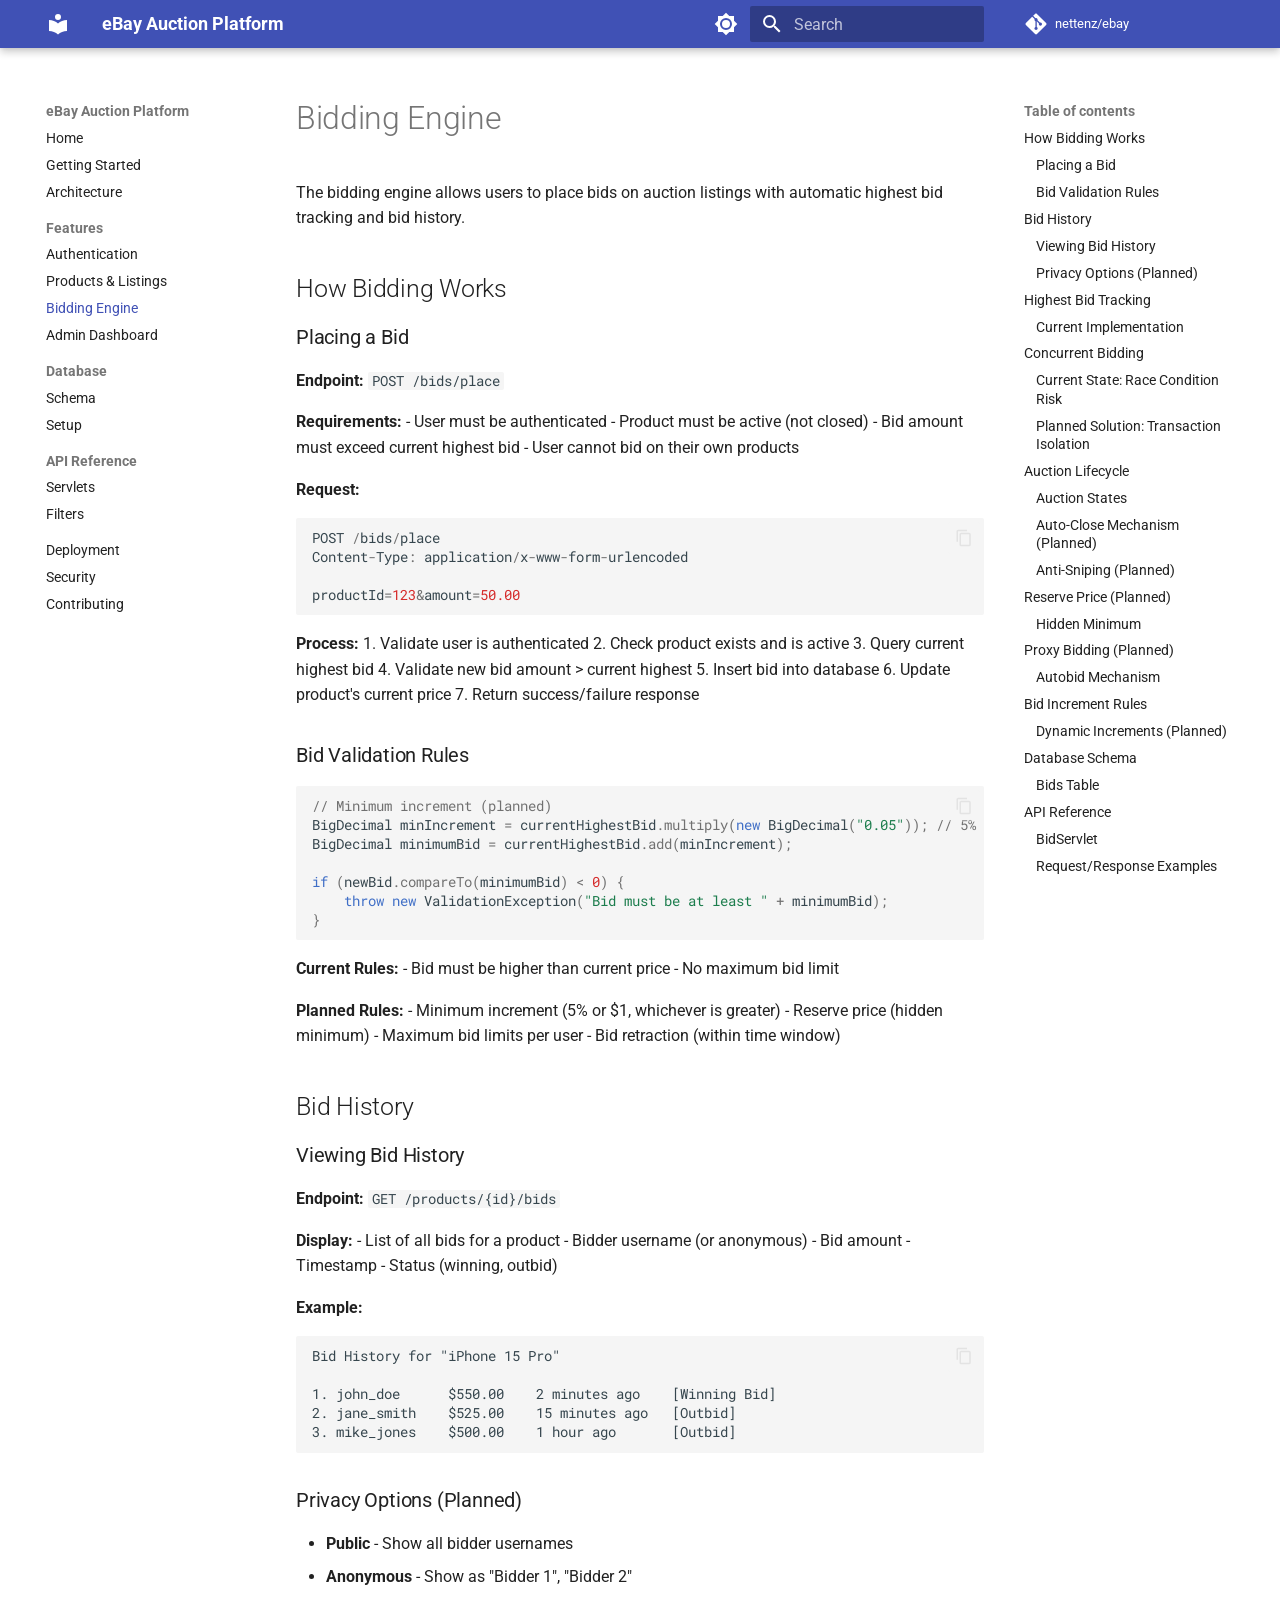
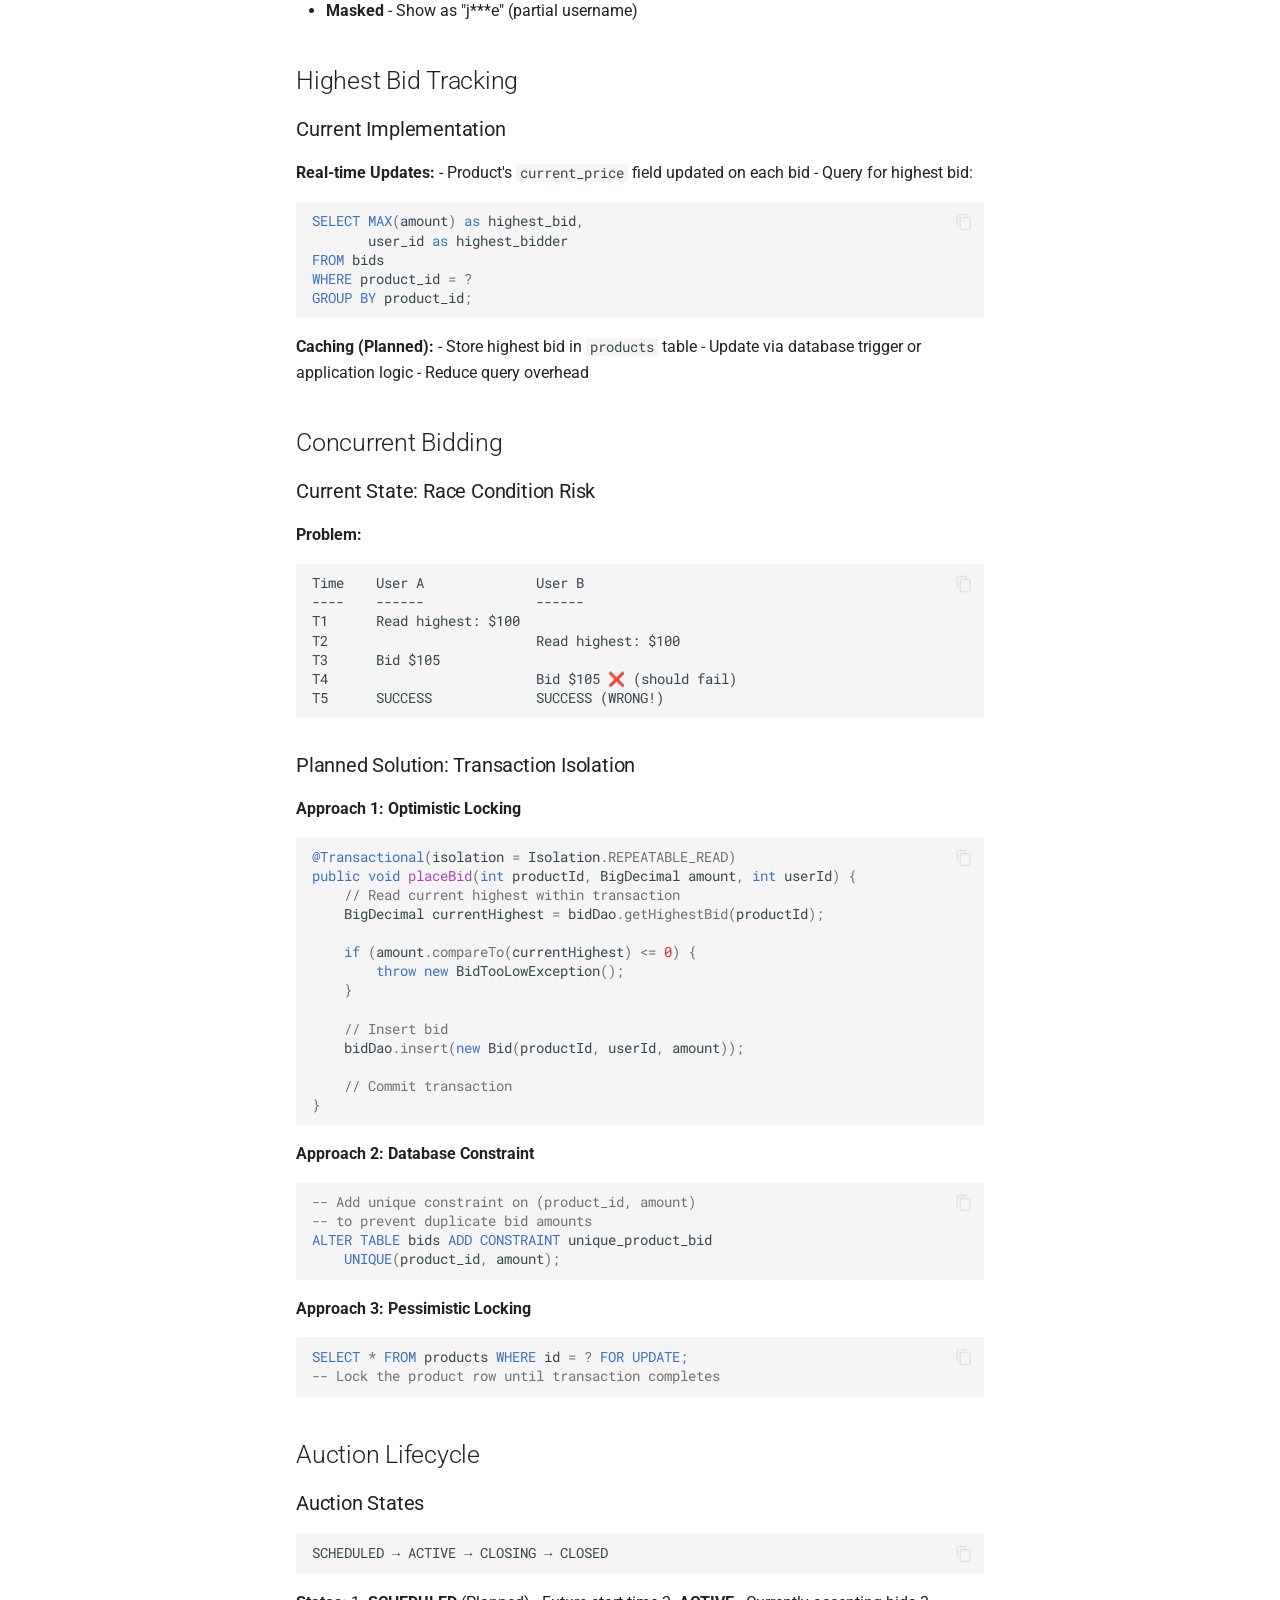
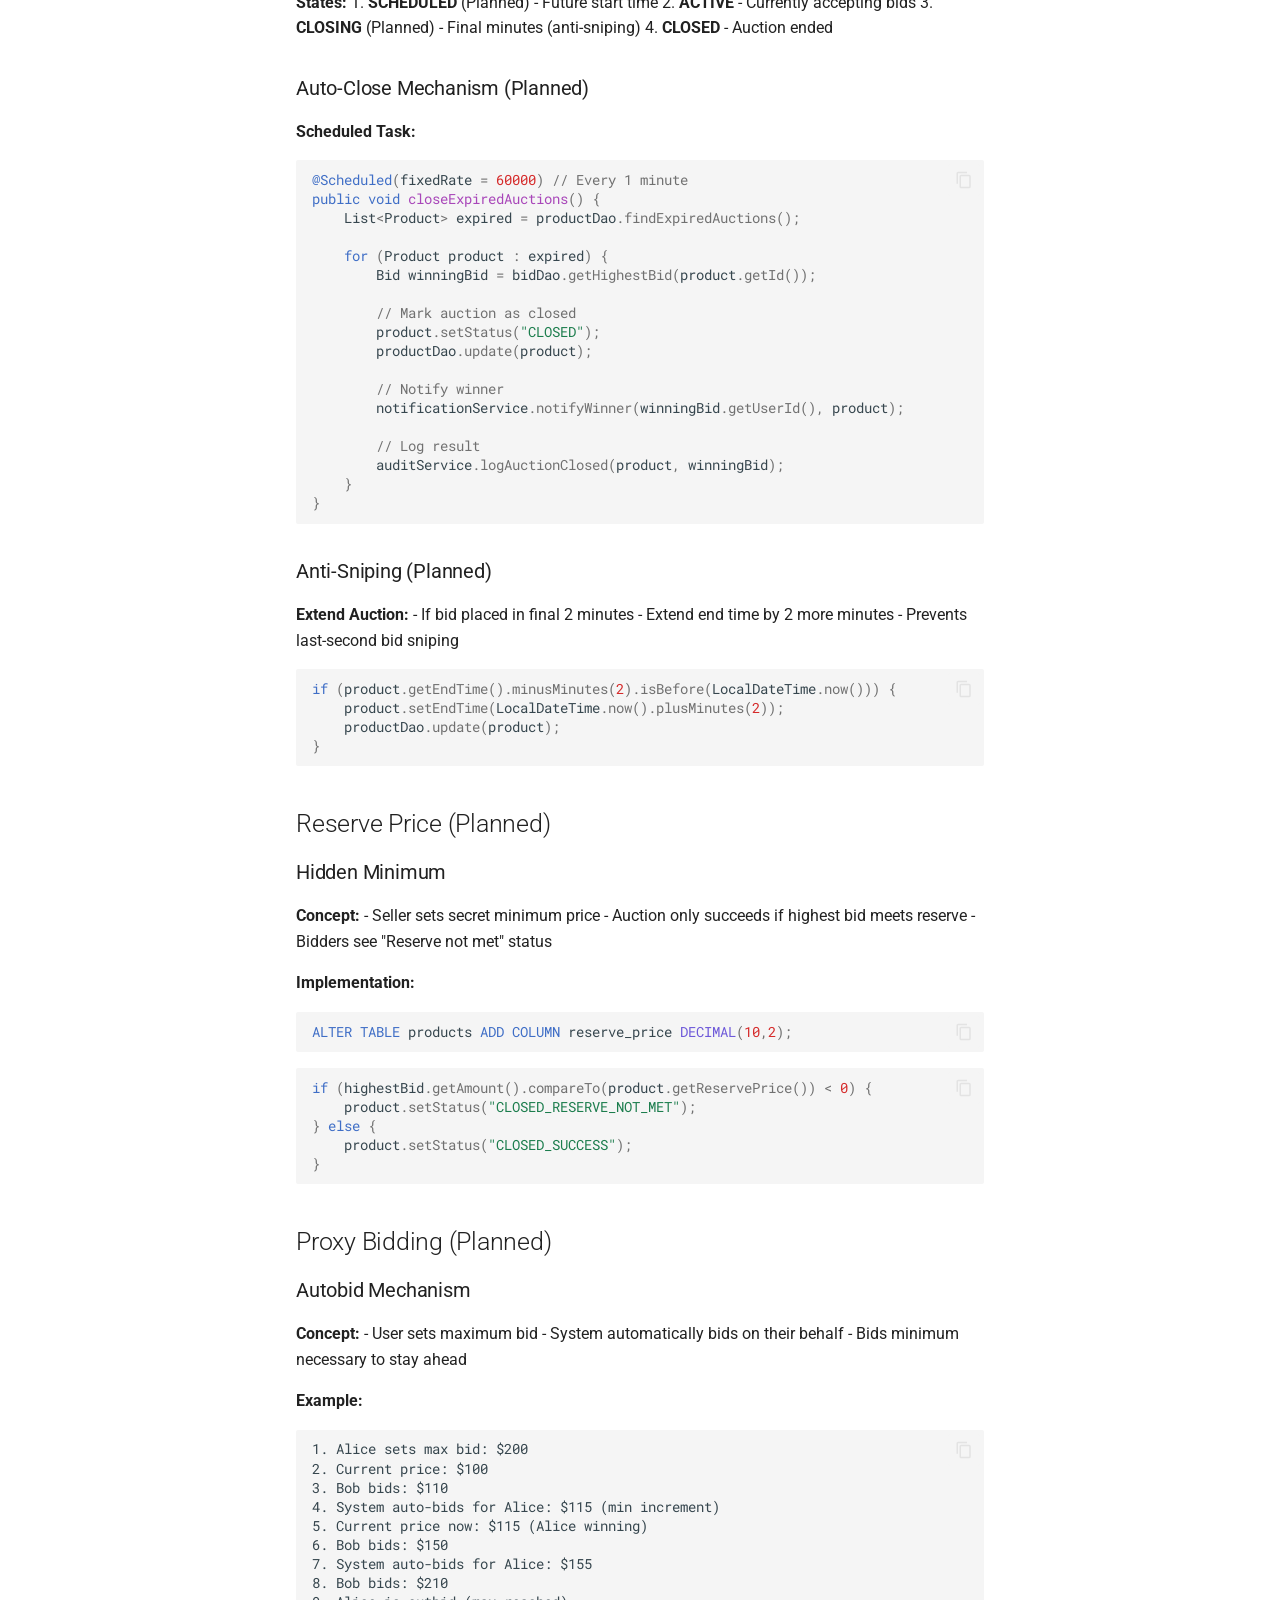
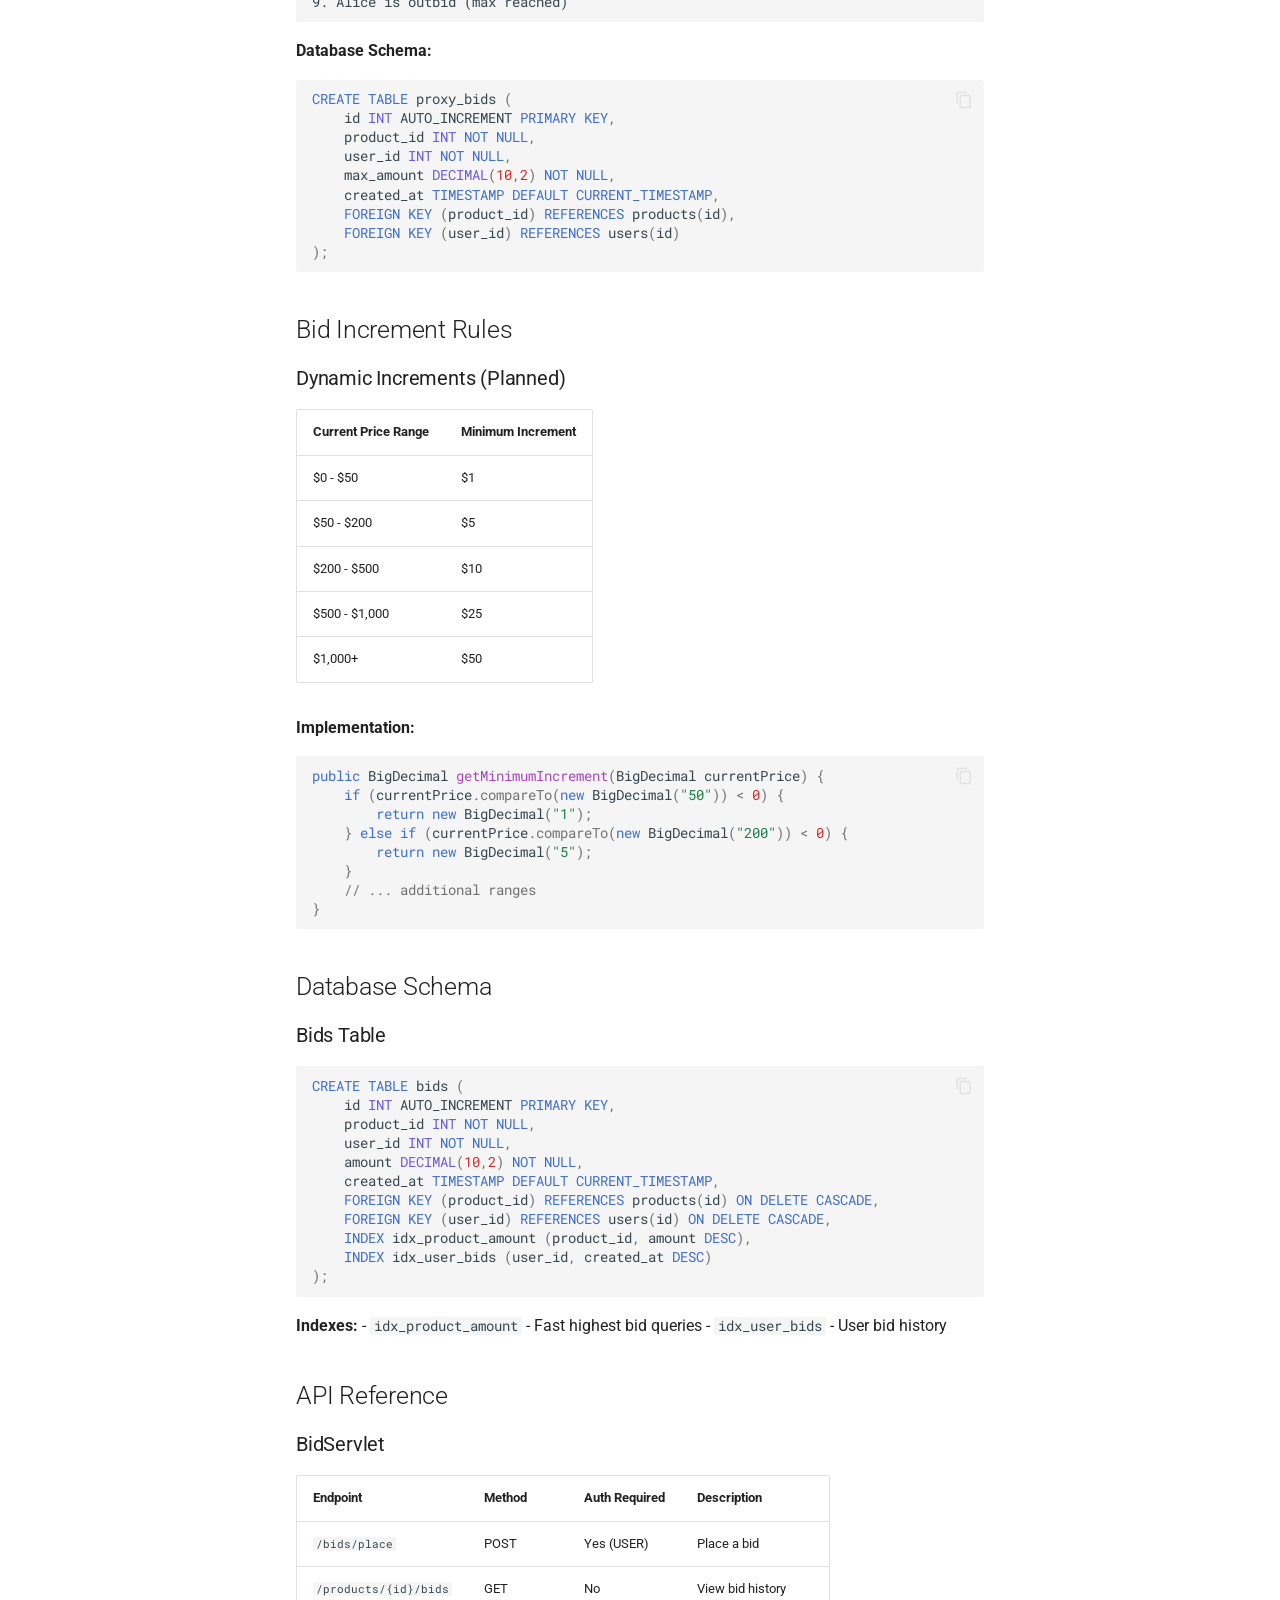
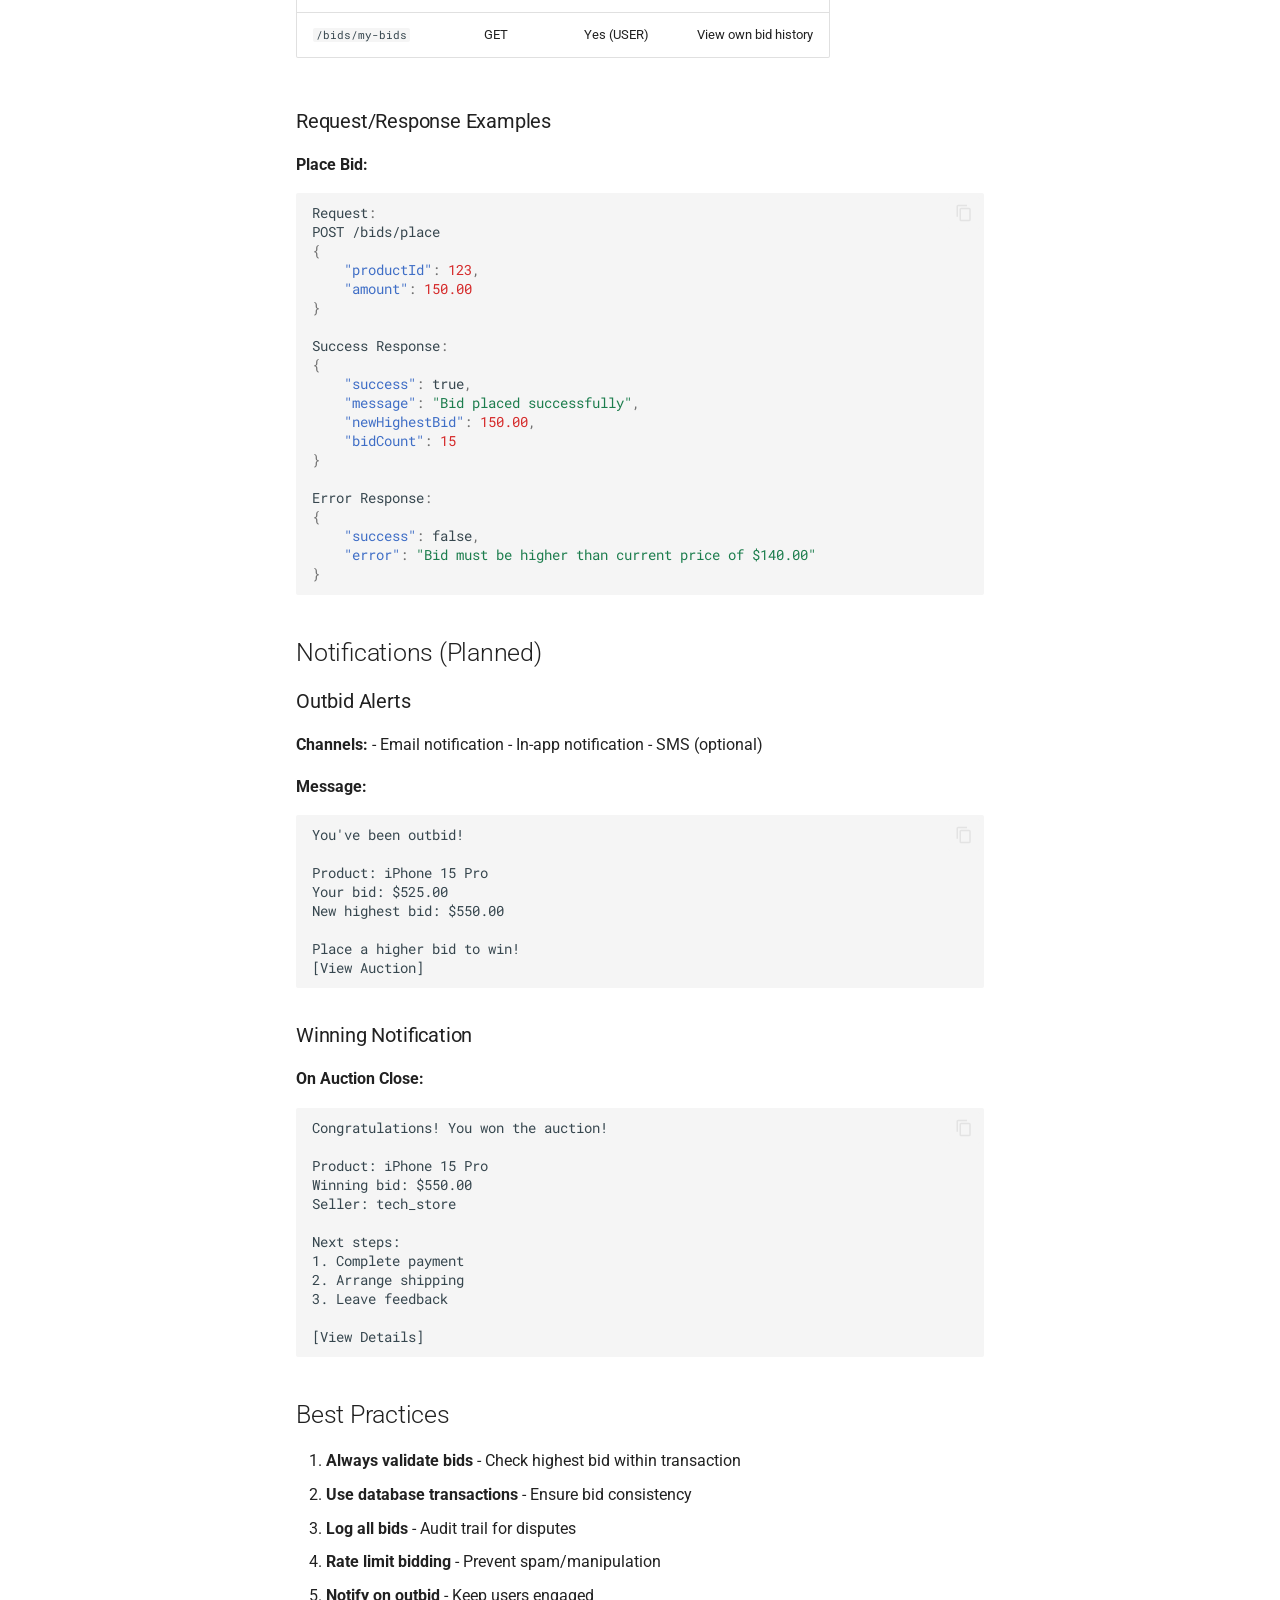
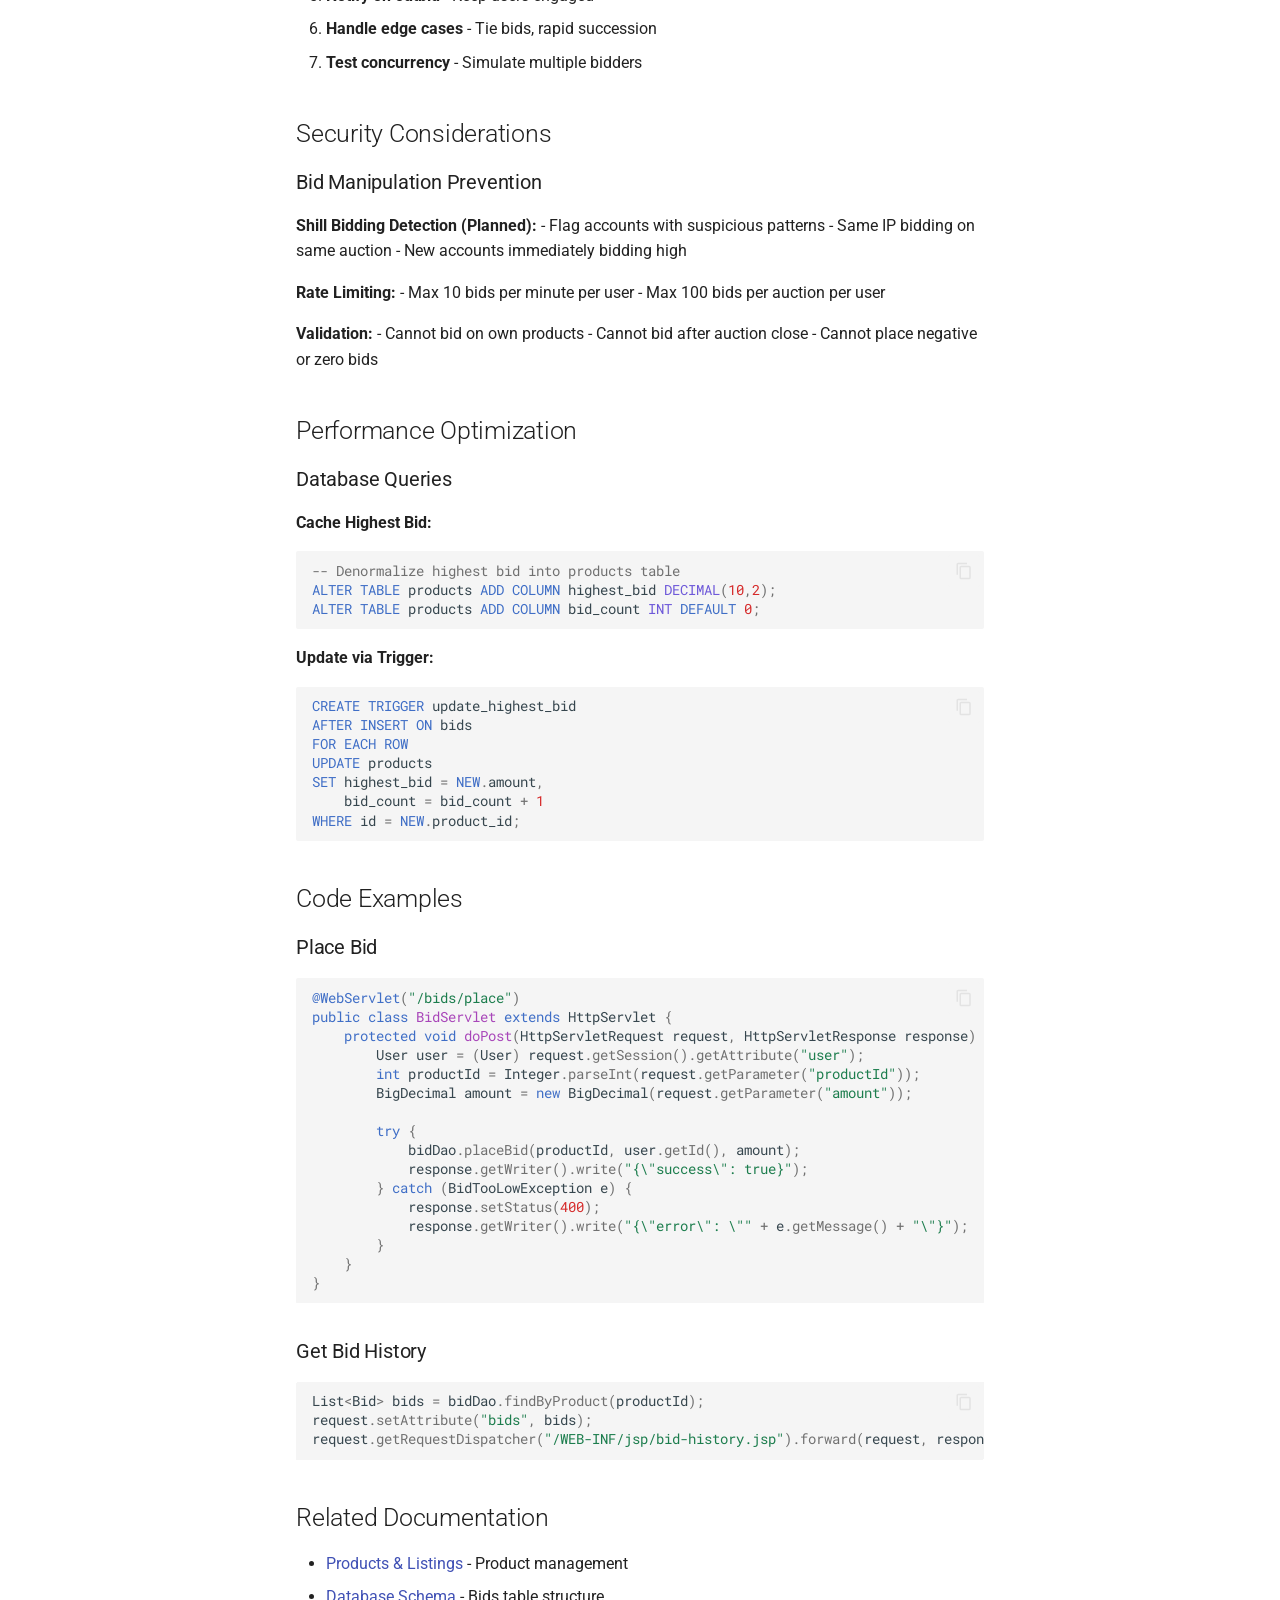
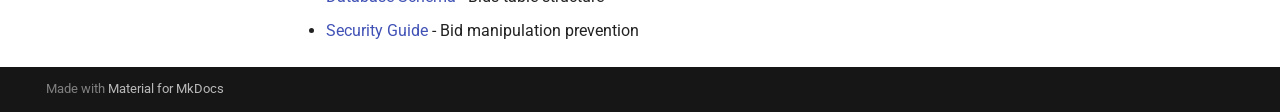
<file: features/bidding/index.html>
<!doctype html>
<html lang="en" class="no-js">
  <head>
    
      <meta charset="utf-8">
      <meta name="viewport" content="width=device-width,initial-scale=1">
      
        <meta name="description" content="Documentation for a Java-based auction web application built with Jakarta EE">
      
      
        <meta name="author" content="Emanuel">
      
      
      
        <link rel="prev" href="../products/">
      
      
        <link rel="next" href="../admin/">
      
      
        
      
      
      <link rel="icon" href="../../assets/images/favicon.png">
      <meta name="generator" content="mkdocs-1.6.1, mkdocs-material-9.7.1">
    
    
      
        <title>Bidding Engine - eBay Auction Platform</title>
      
    
    
      <link rel="stylesheet" href="../../assets/stylesheets/main.484c7ddc.min.css">
      
        
        <link rel="stylesheet" href="../../assets/stylesheets/palette.ab4e12ef.min.css">
      
      


    
    
      
    
    
      
        
        
        <link rel="preconnect" href="https://fonts.gstatic.com" crossorigin>
        <link rel="stylesheet" href="https://fonts.googleapis.com/css?family=Roboto:300,300i,400,400i,700,700i%7CRoboto+Mono:400,400i,700,700i&display=fallback">
        <style>:root{--md-text-font:"Roboto";--md-code-font:"Roboto Mono"}</style>
      
    
    
    <script>__md_scope=new URL("../..",location),__md_hash=e=>[...e].reduce(((e,_)=>(e<<5)-e+_.charCodeAt(0)),0),__md_get=(e,_=localStorage,t=__md_scope)=>JSON.parse(_.getItem(t.pathname+"."+e)),__md_set=(e,_,t=localStorage,a=__md_scope)=>{try{t.setItem(a.pathname+"."+e,JSON.stringify(_))}catch(e){}}</script>
    
      

    
    
  </head>
  
  
    
    
      
    
    
    
    
    <body dir="ltr" data-md-color-scheme="default" data-md-color-primary="indigo" data-md-color-accent="indigo">
  
    
    <input class="md-toggle" data-md-toggle="drawer" type="checkbox" id="__drawer" autocomplete="off">
    <input class="md-toggle" data-md-toggle="search" type="checkbox" id="__search" autocomplete="off">
    <label class="md-overlay" for="__drawer"></label>
    <div data-md-component="skip">
      
        
        <a href="#bidding-engine" class="md-skip">
          Skip to content
        </a>
      
    </div>
    <div data-md-component="announce">
      
    </div>
    
    
      

  

<header class="md-header md-header--shadow" data-md-component="header">
  <nav class="md-header__inner md-grid" aria-label="Header">
    <a href="../.." title="eBay Auction Platform" class="md-header__button md-logo" aria-label="eBay Auction Platform" data-md-component="logo">
      
  
  <svg xmlns="http://www.w3.org/2000/svg" viewBox="0 0 24 24"><path d="M12 8a3 3 0 0 0 3-3 3 3 0 0 0-3-3 3 3 0 0 0-3 3 3 3 0 0 0 3 3m0 3.54C9.64 9.35 6.5 8 3 8v11c3.5 0 6.64 1.35 9 3.54 2.36-2.19 5.5-3.54 9-3.54V8c-3.5 0-6.64 1.35-9 3.54"/></svg>

    </a>
    <label class="md-header__button md-icon" for="__drawer">
      
      <svg xmlns="http://www.w3.org/2000/svg" viewBox="0 0 24 24"><path d="M3 6h18v2H3zm0 5h18v2H3zm0 5h18v2H3z"/></svg>
    </label>
    <div class="md-header__title" data-md-component="header-title">
      <div class="md-header__ellipsis">
        <div class="md-header__topic">
          <span class="md-ellipsis">
            eBay Auction Platform
          </span>
        </div>
        <div class="md-header__topic" data-md-component="header-topic">
          <span class="md-ellipsis">
            
              Bidding Engine
            
          </span>
        </div>
      </div>
    </div>
    
      
        <form class="md-header__option" data-md-component="palette">
  
    
    
    
    <input class="md-option" data-md-color-media="" data-md-color-scheme="default" data-md-color-primary="indigo" data-md-color-accent="indigo"  aria-label="Switch to dark mode"  type="radio" name="__palette" id="__palette_0">
    
      <label class="md-header__button md-icon" title="Switch to dark mode" for="__palette_1" hidden>
        <svg xmlns="http://www.w3.org/2000/svg" viewBox="0 0 24 24"><path d="M12 8a4 4 0 0 0-4 4 4 4 0 0 0 4 4 4 4 0 0 0 4-4 4 4 0 0 0-4-4m0 10a6 6 0 0 1-6-6 6 6 0 0 1 6-6 6 6 0 0 1 6 6 6 6 0 0 1-6 6m8-9.31V4h-4.69L12 .69 8.69 4H4v4.69L.69 12 4 15.31V20h4.69L12 23.31 15.31 20H20v-4.69L23.31 12z"/></svg>
      </label>
    
  
    
    
    
    <input class="md-option" data-md-color-media="" data-md-color-scheme="slate" data-md-color-primary="indigo" data-md-color-accent="indigo"  aria-label="Switch to light mode"  type="radio" name="__palette" id="__palette_1">
    
      <label class="md-header__button md-icon" title="Switch to light mode" for="__palette_0" hidden>
        <svg xmlns="http://www.w3.org/2000/svg" viewBox="0 0 24 24"><path d="M12 18c-.89 0-1.74-.2-2.5-.55C11.56 16.5 13 14.42 13 12s-1.44-4.5-3.5-5.45C10.26 6.2 11.11 6 12 6a6 6 0 0 1 6 6 6 6 0 0 1-6 6m8-9.31V4h-4.69L12 .69 8.69 4H4v4.69L.69 12 4 15.31V20h4.69L12 23.31 15.31 20H20v-4.69L23.31 12z"/></svg>
      </label>
    
  
</form>
      
    
    
      <script>var palette=__md_get("__palette");if(palette&&palette.color){if("(prefers-color-scheme)"===palette.color.media){var media=matchMedia("(prefers-color-scheme: light)"),input=document.querySelector(media.matches?"[data-md-color-media='(prefers-color-scheme: light)']":"[data-md-color-media='(prefers-color-scheme: dark)']");palette.color.media=input.getAttribute("data-md-color-media"),palette.color.scheme=input.getAttribute("data-md-color-scheme"),palette.color.primary=input.getAttribute("data-md-color-primary"),palette.color.accent=input.getAttribute("data-md-color-accent")}for(var[key,value]of Object.entries(palette.color))document.body.setAttribute("data-md-color-"+key,value)}</script>
    
    
    
      
      
        <label class="md-header__button md-icon" for="__search">
          
          <svg xmlns="http://www.w3.org/2000/svg" viewBox="0 0 24 24"><path d="M9.5 3A6.5 6.5 0 0 1 16 9.5c0 1.61-.59 3.09-1.56 4.23l.27.27h.79l5 5-1.5 1.5-5-5v-.79l-.27-.27A6.52 6.52 0 0 1 9.5 16 6.5 6.5 0 0 1 3 9.5 6.5 6.5 0 0 1 9.5 3m0 2C7 5 5 7 5 9.5S7 14 9.5 14 14 12 14 9.5 12 5 9.5 5"/></svg>
        </label>
        <div class="md-search" data-md-component="search" role="dialog">
  <label class="md-search__overlay" for="__search"></label>
  <div class="md-search__inner" role="search">
    <form class="md-search__form" name="search">
      <input type="text" class="md-search__input" name="query" aria-label="Search" placeholder="Search" autocapitalize="off" autocorrect="off" autocomplete="off" spellcheck="false" data-md-component="search-query" required>
      <label class="md-search__icon md-icon" for="__search">
        
        <svg xmlns="http://www.w3.org/2000/svg" viewBox="0 0 24 24"><path d="M9.5 3A6.5 6.5 0 0 1 16 9.5c0 1.61-.59 3.09-1.56 4.23l.27.27h.79l5 5-1.5 1.5-5-5v-.79l-.27-.27A6.52 6.52 0 0 1 9.5 16 6.5 6.5 0 0 1 3 9.5 6.5 6.5 0 0 1 9.5 3m0 2C7 5 5 7 5 9.5S7 14 9.5 14 14 12 14 9.5 12 5 9.5 5"/></svg>
        
        <svg xmlns="http://www.w3.org/2000/svg" viewBox="0 0 24 24"><path d="M20 11v2H8l5.5 5.5-1.42 1.42L4.16 12l7.92-7.92L13.5 5.5 8 11z"/></svg>
      </label>
      <nav class="md-search__options" aria-label="Search">
        
        <button type="reset" class="md-search__icon md-icon" title="Clear" aria-label="Clear" tabindex="-1">
          
          <svg xmlns="http://www.w3.org/2000/svg" viewBox="0 0 24 24"><path d="M19 6.41 17.59 5 12 10.59 6.41 5 5 6.41 10.59 12 5 17.59 6.41 19 12 13.41 17.59 19 19 17.59 13.41 12z"/></svg>
        </button>
      </nav>
      
        <div class="md-search__suggest" data-md-component="search-suggest"></div>
      
    </form>
    <div class="md-search__output">
      <div class="md-search__scrollwrap" tabindex="0" data-md-scrollfix>
        <div class="md-search-result" data-md-component="search-result">
          <div class="md-search-result__meta">
            Initializing search
          </div>
          <ol class="md-search-result__list" role="presentation"></ol>
        </div>
      </div>
    </div>
  </div>
</div>
      
    
    
      <div class="md-header__source">
        <a href="https://github.com/nettenz/ebay" title="Go to repository" class="md-source" data-md-component="source">
  <div class="md-source__icon md-icon">
    
    <svg xmlns="http://www.w3.org/2000/svg" viewBox="0 0 448 512"><!--! Font Awesome Free 7.1.0 by @fontawesome - https://fontawesome.com License - https://fontawesome.com/license/free (Icons: CC BY 4.0, Fonts: SIL OFL 1.1, Code: MIT License) Copyright 2025 Fonticons, Inc.--><path d="M439.6 236.1 244 40.5c-5.4-5.5-12.8-8.5-20.4-8.5s-15 3-20.4 8.4L162.5 81l51.5 51.5c27.1-9.1 52.7 16.8 43.4 43.7l49.7 49.7c34.2-11.8 61.2 31 35.5 56.7-26.5 26.5-70.2-2.9-56-37.3L240.3 199v121.9c25.3 12.5 22.3 41.8 9.1 55-6.4 6.4-15.2 10.1-24.3 10.1s-17.8-3.6-24.3-10.1c-17.6-17.6-11.1-46.9 11.2-56v-123c-20.8-8.5-24.6-30.7-18.6-45L142.6 101 8.5 235.1C3 240.6 0 247.9 0 255.5s3 15 8.5 20.4l195.6 195.7c5.4 5.4 12.7 8.4 20.4 8.4s15-3 20.4-8.4l194.7-194.7c5.4-5.4 8.4-12.8 8.4-20.4s-3-15-8.4-20.4"/></svg>
  </div>
  <div class="md-source__repository">
    nettenz/ebay
  </div>
</a>
      </div>
    
  </nav>
  
</header>
    
    <div class="md-container" data-md-component="container">
      
      
        
          
        
      
      <main class="md-main" data-md-component="main">
        <div class="md-main__inner md-grid">
          
            
              
              <div class="md-sidebar md-sidebar--primary" data-md-component="sidebar" data-md-type="navigation" >
                <div class="md-sidebar__scrollwrap">
                  <div class="md-sidebar__inner">
                    



<nav class="md-nav md-nav--primary" aria-label="Navigation" data-md-level="0">
  <label class="md-nav__title" for="__drawer">
    <a href="../.." title="eBay Auction Platform" class="md-nav__button md-logo" aria-label="eBay Auction Platform" data-md-component="logo">
      
  
  <svg xmlns="http://www.w3.org/2000/svg" viewBox="0 0 24 24"><path d="M12 8a3 3 0 0 0 3-3 3 3 0 0 0-3-3 3 3 0 0 0-3 3 3 3 0 0 0 3 3m0 3.54C9.64 9.35 6.5 8 3 8v11c3.5 0 6.64 1.35 9 3.54 2.36-2.19 5.5-3.54 9-3.54V8c-3.5 0-6.64 1.35-9 3.54"/></svg>

    </a>
    eBay Auction Platform
  </label>
  
    <div class="md-nav__source">
      <a href="https://github.com/nettenz/ebay" title="Go to repository" class="md-source" data-md-component="source">
  <div class="md-source__icon md-icon">
    
    <svg xmlns="http://www.w3.org/2000/svg" viewBox="0 0 448 512"><!--! Font Awesome Free 7.1.0 by @fontawesome - https://fontawesome.com License - https://fontawesome.com/license/free (Icons: CC BY 4.0, Fonts: SIL OFL 1.1, Code: MIT License) Copyright 2025 Fonticons, Inc.--><path d="M439.6 236.1 244 40.5c-5.4-5.5-12.8-8.5-20.4-8.5s-15 3-20.4 8.4L162.5 81l51.5 51.5c27.1-9.1 52.7 16.8 43.4 43.7l49.7 49.7c34.2-11.8 61.2 31 35.5 56.7-26.5 26.5-70.2-2.9-56-37.3L240.3 199v121.9c25.3 12.5 22.3 41.8 9.1 55-6.4 6.4-15.2 10.1-24.3 10.1s-17.8-3.6-24.3-10.1c-17.6-17.6-11.1-46.9 11.2-56v-123c-20.8-8.5-24.6-30.7-18.6-45L142.6 101 8.5 235.1C3 240.6 0 247.9 0 255.5s3 15 8.5 20.4l195.6 195.7c5.4 5.4 12.7 8.4 20.4 8.4s15-3 20.4-8.4l194.7-194.7c5.4-5.4 8.4-12.8 8.4-20.4s-3-15-8.4-20.4"/></svg>
  </div>
  <div class="md-source__repository">
    nettenz/ebay
  </div>
</a>
    </div>
  
  <ul class="md-nav__list" data-md-scrollfix>
    
      
      
  
  
  
  
    <li class="md-nav__item">
      <a href="../.." class="md-nav__link">
        
  
  
  <span class="md-ellipsis">
    
  
    Home
  

    
  </span>
  
  

      </a>
    </li>
  

    
      
      
  
  
  
  
    <li class="md-nav__item">
      <a href="../../getting-started/" class="md-nav__link">
        
  
  
  <span class="md-ellipsis">
    
  
    Getting Started
  

    
  </span>
  
  

      </a>
    </li>
  

    
      
      
  
  
  
  
    <li class="md-nav__item">
      <a href="../../architecture/" class="md-nav__link">
        
  
  
  <span class="md-ellipsis">
    
  
    Architecture
  

    
  </span>
  
  

      </a>
    </li>
  

    
      
      
  
  
    
  
  
  
    
    
    
    
      
        
        
      
    
    
    <li class="md-nav__item md-nav__item--active md-nav__item--section md-nav__item--nested">
      
        
        
        <input class="md-nav__toggle md-toggle " type="checkbox" id="__nav_4" checked>
        
          
          <label class="md-nav__link" for="__nav_4" id="__nav_4_label" tabindex="">
            
  
  
  <span class="md-ellipsis">
    
  
    Features
  

    
  </span>
  
  

            <span class="md-nav__icon md-icon"></span>
          </label>
        
        <nav class="md-nav" data-md-level="1" aria-labelledby="__nav_4_label" aria-expanded="true">
          <label class="md-nav__title" for="__nav_4">
            <span class="md-nav__icon md-icon"></span>
            
  
    Features
  

          </label>
          <ul class="md-nav__list" data-md-scrollfix>
            
              
                
  
  
  
  
    <li class="md-nav__item">
      <a href="../authentication/" class="md-nav__link">
        
  
  
  <span class="md-ellipsis">
    
  
    Authentication
  

    
  </span>
  
  

      </a>
    </li>
  

              
            
              
                
  
  
  
  
    <li class="md-nav__item">
      <a href="../products/" class="md-nav__link">
        
  
  
  <span class="md-ellipsis">
    
  
    Products & Listings
  

    
  </span>
  
  

      </a>
    </li>
  

              
            
              
                
  
  
    
  
  
  
    <li class="md-nav__item md-nav__item--active">
      
      <input class="md-nav__toggle md-toggle" type="checkbox" id="__toc">
      
      
        
      
      
        <label class="md-nav__link md-nav__link--active" for="__toc">
          
  
  
  <span class="md-ellipsis">
    
  
    Bidding Engine
  

    
  </span>
  
  

          <span class="md-nav__icon md-icon"></span>
        </label>
      
      <a href="./" class="md-nav__link md-nav__link--active">
        
  
  
  <span class="md-ellipsis">
    
  
    Bidding Engine
  

    
  </span>
  
  

      </a>
      
        

<nav class="md-nav md-nav--secondary" aria-label="Table of contents">
  
  
  
    
  
  
    <label class="md-nav__title" for="__toc">
      <span class="md-nav__icon md-icon"></span>
      Table of contents
    </label>
    <ul class="md-nav__list" data-md-component="toc" data-md-scrollfix>
      
        <li class="md-nav__item">
  <a href="#how-bidding-works" class="md-nav__link">
    <span class="md-ellipsis">
      
        How Bidding Works
      
    </span>
  </a>
  
    <nav class="md-nav" aria-label="How Bidding Works">
      <ul class="md-nav__list">
        
          <li class="md-nav__item">
  <a href="#placing-a-bid" class="md-nav__link">
    <span class="md-ellipsis">
      
        Placing a Bid
      
    </span>
  </a>
  
</li>
        
          <li class="md-nav__item">
  <a href="#bid-validation-rules" class="md-nav__link">
    <span class="md-ellipsis">
      
        Bid Validation Rules
      
    </span>
  </a>
  
</li>
        
      </ul>
    </nav>
  
</li>
      
        <li class="md-nav__item">
  <a href="#bid-history" class="md-nav__link">
    <span class="md-ellipsis">
      
        Bid History
      
    </span>
  </a>
  
    <nav class="md-nav" aria-label="Bid History">
      <ul class="md-nav__list">
        
          <li class="md-nav__item">
  <a href="#viewing-bid-history" class="md-nav__link">
    <span class="md-ellipsis">
      
        Viewing Bid History
      
    </span>
  </a>
  
</li>
        
          <li class="md-nav__item">
  <a href="#privacy-options-planned" class="md-nav__link">
    <span class="md-ellipsis">
      
        Privacy Options (Planned)
      
    </span>
  </a>
  
</li>
        
      </ul>
    </nav>
  
</li>
      
        <li class="md-nav__item">
  <a href="#highest-bid-tracking" class="md-nav__link">
    <span class="md-ellipsis">
      
        Highest Bid Tracking
      
    </span>
  </a>
  
    <nav class="md-nav" aria-label="Highest Bid Tracking">
      <ul class="md-nav__list">
        
          <li class="md-nav__item">
  <a href="#current-implementation" class="md-nav__link">
    <span class="md-ellipsis">
      
        Current Implementation
      
    </span>
  </a>
  
</li>
        
      </ul>
    </nav>
  
</li>
      
        <li class="md-nav__item">
  <a href="#concurrent-bidding" class="md-nav__link">
    <span class="md-ellipsis">
      
        Concurrent Bidding
      
    </span>
  </a>
  
    <nav class="md-nav" aria-label="Concurrent Bidding">
      <ul class="md-nav__list">
        
          <li class="md-nav__item">
  <a href="#current-state-race-condition-risk" class="md-nav__link">
    <span class="md-ellipsis">
      
        Current State: Race Condition Risk
      
    </span>
  </a>
  
</li>
        
          <li class="md-nav__item">
  <a href="#planned-solution-transaction-isolation" class="md-nav__link">
    <span class="md-ellipsis">
      
        Planned Solution: Transaction Isolation
      
    </span>
  </a>
  
</li>
        
      </ul>
    </nav>
  
</li>
      
        <li class="md-nav__item">
  <a href="#auction-lifecycle" class="md-nav__link">
    <span class="md-ellipsis">
      
        Auction Lifecycle
      
    </span>
  </a>
  
    <nav class="md-nav" aria-label="Auction Lifecycle">
      <ul class="md-nav__list">
        
          <li class="md-nav__item">
  <a href="#auction-states" class="md-nav__link">
    <span class="md-ellipsis">
      
        Auction States
      
    </span>
  </a>
  
</li>
        
          <li class="md-nav__item">
  <a href="#auto-close-mechanism-planned" class="md-nav__link">
    <span class="md-ellipsis">
      
        Auto-Close Mechanism (Planned)
      
    </span>
  </a>
  
</li>
        
          <li class="md-nav__item">
  <a href="#anti-sniping-planned" class="md-nav__link">
    <span class="md-ellipsis">
      
        Anti-Sniping (Planned)
      
    </span>
  </a>
  
</li>
        
      </ul>
    </nav>
  
</li>
      
        <li class="md-nav__item">
  <a href="#reserve-price-planned" class="md-nav__link">
    <span class="md-ellipsis">
      
        Reserve Price (Planned)
      
    </span>
  </a>
  
    <nav class="md-nav" aria-label="Reserve Price (Planned)">
      <ul class="md-nav__list">
        
          <li class="md-nav__item">
  <a href="#hidden-minimum" class="md-nav__link">
    <span class="md-ellipsis">
      
        Hidden Minimum
      
    </span>
  </a>
  
</li>
        
      </ul>
    </nav>
  
</li>
      
        <li class="md-nav__item">
  <a href="#proxy-bidding-planned" class="md-nav__link">
    <span class="md-ellipsis">
      
        Proxy Bidding (Planned)
      
    </span>
  </a>
  
    <nav class="md-nav" aria-label="Proxy Bidding (Planned)">
      <ul class="md-nav__list">
        
          <li class="md-nav__item">
  <a href="#autobid-mechanism" class="md-nav__link">
    <span class="md-ellipsis">
      
        Autobid Mechanism
      
    </span>
  </a>
  
</li>
        
      </ul>
    </nav>
  
</li>
      
        <li class="md-nav__item">
  <a href="#bid-increment-rules" class="md-nav__link">
    <span class="md-ellipsis">
      
        Bid Increment Rules
      
    </span>
  </a>
  
    <nav class="md-nav" aria-label="Bid Increment Rules">
      <ul class="md-nav__list">
        
          <li class="md-nav__item">
  <a href="#dynamic-increments-planned" class="md-nav__link">
    <span class="md-ellipsis">
      
        Dynamic Increments (Planned)
      
    </span>
  </a>
  
</li>
        
      </ul>
    </nav>
  
</li>
      
        <li class="md-nav__item">
  <a href="#database-schema" class="md-nav__link">
    <span class="md-ellipsis">
      
        Database Schema
      
    </span>
  </a>
  
    <nav class="md-nav" aria-label="Database Schema">
      <ul class="md-nav__list">
        
          <li class="md-nav__item">
  <a href="#bids-table" class="md-nav__link">
    <span class="md-ellipsis">
      
        Bids Table
      
    </span>
  </a>
  
</li>
        
      </ul>
    </nav>
  
</li>
      
        <li class="md-nav__item">
  <a href="#api-reference" class="md-nav__link">
    <span class="md-ellipsis">
      
        API Reference
      
    </span>
  </a>
  
    <nav class="md-nav" aria-label="API Reference">
      <ul class="md-nav__list">
        
          <li class="md-nav__item">
  <a href="#bidservlet" class="md-nav__link">
    <span class="md-ellipsis">
      
        BidServlet
      
    </span>
  </a>
  
</li>
        
          <li class="md-nav__item">
  <a href="#requestresponse-examples" class="md-nav__link">
    <span class="md-ellipsis">
      
        Request/Response Examples
      
    </span>
  </a>
  
</li>
        
      </ul>
    </nav>
  
</li>
      
        <li class="md-nav__item">
  <a href="#notifications-planned" class="md-nav__link">
    <span class="md-ellipsis">
      
        Notifications (Planned)
      
    </span>
  </a>
  
    <nav class="md-nav" aria-label="Notifications (Planned)">
      <ul class="md-nav__list">
        
          <li class="md-nav__item">
  <a href="#outbid-alerts" class="md-nav__link">
    <span class="md-ellipsis">
      
        Outbid Alerts
      
    </span>
  </a>
  
</li>
        
          <li class="md-nav__item">
  <a href="#winning-notification" class="md-nav__link">
    <span class="md-ellipsis">
      
        Winning Notification
      
    </span>
  </a>
  
</li>
        
      </ul>
    </nav>
  
</li>
      
        <li class="md-nav__item">
  <a href="#best-practices" class="md-nav__link">
    <span class="md-ellipsis">
      
        Best Practices
      
    </span>
  </a>
  
</li>
      
        <li class="md-nav__item">
  <a href="#security-considerations" class="md-nav__link">
    <span class="md-ellipsis">
      
        Security Considerations
      
    </span>
  </a>
  
    <nav class="md-nav" aria-label="Security Considerations">
      <ul class="md-nav__list">
        
          <li class="md-nav__item">
  <a href="#bid-manipulation-prevention" class="md-nav__link">
    <span class="md-ellipsis">
      
        Bid Manipulation Prevention
      
    </span>
  </a>
  
</li>
        
      </ul>
    </nav>
  
</li>
      
        <li class="md-nav__item">
  <a href="#performance-optimization" class="md-nav__link">
    <span class="md-ellipsis">
      
        Performance Optimization
      
    </span>
  </a>
  
    <nav class="md-nav" aria-label="Performance Optimization">
      <ul class="md-nav__list">
        
          <li class="md-nav__item">
  <a href="#database-queries" class="md-nav__link">
    <span class="md-ellipsis">
      
        Database Queries
      
    </span>
  </a>
  
</li>
        
      </ul>
    </nav>
  
</li>
      
        <li class="md-nav__item">
  <a href="#code-examples" class="md-nav__link">
    <span class="md-ellipsis">
      
        Code Examples
      
    </span>
  </a>
  
    <nav class="md-nav" aria-label="Code Examples">
      <ul class="md-nav__list">
        
          <li class="md-nav__item">
  <a href="#place-bid" class="md-nav__link">
    <span class="md-ellipsis">
      
        Place Bid
      
    </span>
  </a>
  
</li>
        
          <li class="md-nav__item">
  <a href="#get-bid-history" class="md-nav__link">
    <span class="md-ellipsis">
      
        Get Bid History
      
    </span>
  </a>
  
</li>
        
      </ul>
    </nav>
  
</li>
      
        <li class="md-nav__item">
  <a href="#related-documentation" class="md-nav__link">
    <span class="md-ellipsis">
      
        Related Documentation
      
    </span>
  </a>
  
</li>
      
    </ul>
  
</nav>
      
    </li>
  

              
            
              
                
  
  
  
  
    <li class="md-nav__item">
      <a href="../admin/" class="md-nav__link">
        
  
  
  <span class="md-ellipsis">
    
  
    Admin Dashboard
  

    
  </span>
  
  

      </a>
    </li>
  

              
            
          </ul>
        </nav>
      
    </li>
  

    
      
      
  
  
  
  
    
    
    
    
      
        
        
      
    
    
    <li class="md-nav__item md-nav__item--section md-nav__item--nested">
      
        
        
          
        
        <input class="md-nav__toggle md-toggle md-toggle--indeterminate" type="checkbox" id="__nav_5" >
        
          
          <label class="md-nav__link" for="__nav_5" id="__nav_5_label" tabindex="">
            
  
  
  <span class="md-ellipsis">
    
  
    Database
  

    
  </span>
  
  

            <span class="md-nav__icon md-icon"></span>
          </label>
        
        <nav class="md-nav" data-md-level="1" aria-labelledby="__nav_5_label" aria-expanded="false">
          <label class="md-nav__title" for="__nav_5">
            <span class="md-nav__icon md-icon"></span>
            
  
    Database
  

          </label>
          <ul class="md-nav__list" data-md-scrollfix>
            
              
                
  
  
  
  
    <li class="md-nav__item">
      <a href="../../database/schema/" class="md-nav__link">
        
  
  
  <span class="md-ellipsis">
    
  
    Schema
  

    
  </span>
  
  

      </a>
    </li>
  

              
            
              
                
  
  
  
  
    <li class="md-nav__item">
      <a href="../../database/setup/" class="md-nav__link">
        
  
  
  <span class="md-ellipsis">
    
  
    Setup
  

    
  </span>
  
  

      </a>
    </li>
  

              
            
          </ul>
        </nav>
      
    </li>
  

    
      
      
  
  
  
  
    
    
    
    
      
        
        
      
    
    
    <li class="md-nav__item md-nav__item--section md-nav__item--nested">
      
        
        
          
        
        <input class="md-nav__toggle md-toggle md-toggle--indeterminate" type="checkbox" id="__nav_6" >
        
          
          <label class="md-nav__link" for="__nav_6" id="__nav_6_label" tabindex="">
            
  
  
  <span class="md-ellipsis">
    
  
    API Reference
  

    
  </span>
  
  

            <span class="md-nav__icon md-icon"></span>
          </label>
        
        <nav class="md-nav" data-md-level="1" aria-labelledby="__nav_6_label" aria-expanded="false">
          <label class="md-nav__title" for="__nav_6">
            <span class="md-nav__icon md-icon"></span>
            
  
    API Reference
  

          </label>
          <ul class="md-nav__list" data-md-scrollfix>
            
              
                
  
  
  
  
    <li class="md-nav__item">
      <a href="../../api/servlets/" class="md-nav__link">
        
  
  
  <span class="md-ellipsis">
    
  
    Servlets
  

    
  </span>
  
  

      </a>
    </li>
  

              
            
              
                
  
  
  
  
    <li class="md-nav__item">
      <a href="../../api/filters/" class="md-nav__link">
        
  
  
  <span class="md-ellipsis">
    
  
    Filters
  

    
  </span>
  
  

      </a>
    </li>
  

              
            
          </ul>
        </nav>
      
    </li>
  

    
      
      
  
  
  
  
    <li class="md-nav__item">
      <a href="../../deployment/" class="md-nav__link">
        
  
  
  <span class="md-ellipsis">
    
  
    Deployment
  

    
  </span>
  
  

      </a>
    </li>
  

    
      
      
  
  
  
  
    <li class="md-nav__item">
      <a href="../../security/" class="md-nav__link">
        
  
  
  <span class="md-ellipsis">
    
  
    Security
  

    
  </span>
  
  

      </a>
    </li>
  

    
      
      
  
  
  
  
    <li class="md-nav__item">
      <a href="../../contributing/" class="md-nav__link">
        
  
  
  <span class="md-ellipsis">
    
  
    Contributing
  

    
  </span>
  
  

      </a>
    </li>
  

    
  </ul>
</nav>
                  </div>
                </div>
              </div>
            
            
              
              <div class="md-sidebar md-sidebar--secondary" data-md-component="sidebar" data-md-type="toc" >
                <div class="md-sidebar__scrollwrap">
                  <div class="md-sidebar__inner">
                    

<nav class="md-nav md-nav--secondary" aria-label="Table of contents">
  
  
  
    
  
  
    <label class="md-nav__title" for="__toc">
      <span class="md-nav__icon md-icon"></span>
      Table of contents
    </label>
    <ul class="md-nav__list" data-md-component="toc" data-md-scrollfix>
      
        <li class="md-nav__item">
  <a href="#how-bidding-works" class="md-nav__link">
    <span class="md-ellipsis">
      
        How Bidding Works
      
    </span>
  </a>
  
    <nav class="md-nav" aria-label="How Bidding Works">
      <ul class="md-nav__list">
        
          <li class="md-nav__item">
  <a href="#placing-a-bid" class="md-nav__link">
    <span class="md-ellipsis">
      
        Placing a Bid
      
    </span>
  </a>
  
</li>
        
          <li class="md-nav__item">
  <a href="#bid-validation-rules" class="md-nav__link">
    <span class="md-ellipsis">
      
        Bid Validation Rules
      
    </span>
  </a>
  
</li>
        
      </ul>
    </nav>
  
</li>
      
        <li class="md-nav__item">
  <a href="#bid-history" class="md-nav__link">
    <span class="md-ellipsis">
      
        Bid History
      
    </span>
  </a>
  
    <nav class="md-nav" aria-label="Bid History">
      <ul class="md-nav__list">
        
          <li class="md-nav__item">
  <a href="#viewing-bid-history" class="md-nav__link">
    <span class="md-ellipsis">
      
        Viewing Bid History
      
    </span>
  </a>
  
</li>
        
          <li class="md-nav__item">
  <a href="#privacy-options-planned" class="md-nav__link">
    <span class="md-ellipsis">
      
        Privacy Options (Planned)
      
    </span>
  </a>
  
</li>
        
      </ul>
    </nav>
  
</li>
      
        <li class="md-nav__item">
  <a href="#highest-bid-tracking" class="md-nav__link">
    <span class="md-ellipsis">
      
        Highest Bid Tracking
      
    </span>
  </a>
  
    <nav class="md-nav" aria-label="Highest Bid Tracking">
      <ul class="md-nav__list">
        
          <li class="md-nav__item">
  <a href="#current-implementation" class="md-nav__link">
    <span class="md-ellipsis">
      
        Current Implementation
      
    </span>
  </a>
  
</li>
        
      </ul>
    </nav>
  
</li>
      
        <li class="md-nav__item">
  <a href="#concurrent-bidding" class="md-nav__link">
    <span class="md-ellipsis">
      
        Concurrent Bidding
      
    </span>
  </a>
  
    <nav class="md-nav" aria-label="Concurrent Bidding">
      <ul class="md-nav__list">
        
          <li class="md-nav__item">
  <a href="#current-state-race-condition-risk" class="md-nav__link">
    <span class="md-ellipsis">
      
        Current State: Race Condition Risk
      
    </span>
  </a>
  
</li>
        
          <li class="md-nav__item">
  <a href="#planned-solution-transaction-isolation" class="md-nav__link">
    <span class="md-ellipsis">
      
        Planned Solution: Transaction Isolation
      
    </span>
  </a>
  
</li>
        
      </ul>
    </nav>
  
</li>
      
        <li class="md-nav__item">
  <a href="#auction-lifecycle" class="md-nav__link">
    <span class="md-ellipsis">
      
        Auction Lifecycle
      
    </span>
  </a>
  
    <nav class="md-nav" aria-label="Auction Lifecycle">
      <ul class="md-nav__list">
        
          <li class="md-nav__item">
  <a href="#auction-states" class="md-nav__link">
    <span class="md-ellipsis">
      
        Auction States
      
    </span>
  </a>
  
</li>
        
          <li class="md-nav__item">
  <a href="#auto-close-mechanism-planned" class="md-nav__link">
    <span class="md-ellipsis">
      
        Auto-Close Mechanism (Planned)
      
    </span>
  </a>
  
</li>
        
          <li class="md-nav__item">
  <a href="#anti-sniping-planned" class="md-nav__link">
    <span class="md-ellipsis">
      
        Anti-Sniping (Planned)
      
    </span>
  </a>
  
</li>
        
      </ul>
    </nav>
  
</li>
      
        <li class="md-nav__item">
  <a href="#reserve-price-planned" class="md-nav__link">
    <span class="md-ellipsis">
      
        Reserve Price (Planned)
      
    </span>
  </a>
  
    <nav class="md-nav" aria-label="Reserve Price (Planned)">
      <ul class="md-nav__list">
        
          <li class="md-nav__item">
  <a href="#hidden-minimum" class="md-nav__link">
    <span class="md-ellipsis">
      
        Hidden Minimum
      
    </span>
  </a>
  
</li>
        
      </ul>
    </nav>
  
</li>
      
        <li class="md-nav__item">
  <a href="#proxy-bidding-planned" class="md-nav__link">
    <span class="md-ellipsis">
      
        Proxy Bidding (Planned)
      
    </span>
  </a>
  
    <nav class="md-nav" aria-label="Proxy Bidding (Planned)">
      <ul class="md-nav__list">
        
          <li class="md-nav__item">
  <a href="#autobid-mechanism" class="md-nav__link">
    <span class="md-ellipsis">
      
        Autobid Mechanism
      
    </span>
  </a>
  
</li>
        
      </ul>
    </nav>
  
</li>
      
        <li class="md-nav__item">
  <a href="#bid-increment-rules" class="md-nav__link">
    <span class="md-ellipsis">
      
        Bid Increment Rules
      
    </span>
  </a>
  
    <nav class="md-nav" aria-label="Bid Increment Rules">
      <ul class="md-nav__list">
        
          <li class="md-nav__item">
  <a href="#dynamic-increments-planned" class="md-nav__link">
    <span class="md-ellipsis">
      
        Dynamic Increments (Planned)
      
    </span>
  </a>
  
</li>
        
      </ul>
    </nav>
  
</li>
      
        <li class="md-nav__item">
  <a href="#database-schema" class="md-nav__link">
    <span class="md-ellipsis">
      
        Database Schema
      
    </span>
  </a>
  
    <nav class="md-nav" aria-label="Database Schema">
      <ul class="md-nav__list">
        
          <li class="md-nav__item">
  <a href="#bids-table" class="md-nav__link">
    <span class="md-ellipsis">
      
        Bids Table
      
    </span>
  </a>
  
</li>
        
      </ul>
    </nav>
  
</li>
      
        <li class="md-nav__item">
  <a href="#api-reference" class="md-nav__link">
    <span class="md-ellipsis">
      
        API Reference
      
    </span>
  </a>
  
    <nav class="md-nav" aria-label="API Reference">
      <ul class="md-nav__list">
        
          <li class="md-nav__item">
  <a href="#bidservlet" class="md-nav__link">
    <span class="md-ellipsis">
      
        BidServlet
      
    </span>
  </a>
  
</li>
        
          <li class="md-nav__item">
  <a href="#requestresponse-examples" class="md-nav__link">
    <span class="md-ellipsis">
      
        Request/Response Examples
      
    </span>
  </a>
  
</li>
        
      </ul>
    </nav>
  
</li>
      
        <li class="md-nav__item">
  <a href="#notifications-planned" class="md-nav__link">
    <span class="md-ellipsis">
      
        Notifications (Planned)
      
    </span>
  </a>
  
    <nav class="md-nav" aria-label="Notifications (Planned)">
      <ul class="md-nav__list">
        
          <li class="md-nav__item">
  <a href="#outbid-alerts" class="md-nav__link">
    <span class="md-ellipsis">
      
        Outbid Alerts
      
    </span>
  </a>
  
</li>
        
          <li class="md-nav__item">
  <a href="#winning-notification" class="md-nav__link">
    <span class="md-ellipsis">
      
        Winning Notification
      
    </span>
  </a>
  
</li>
        
      </ul>
    </nav>
  
</li>
      
        <li class="md-nav__item">
  <a href="#best-practices" class="md-nav__link">
    <span class="md-ellipsis">
      
        Best Practices
      
    </span>
  </a>
  
</li>
      
        <li class="md-nav__item">
  <a href="#security-considerations" class="md-nav__link">
    <span class="md-ellipsis">
      
        Security Considerations
      
    </span>
  </a>
  
    <nav class="md-nav" aria-label="Security Considerations">
      <ul class="md-nav__list">
        
          <li class="md-nav__item">
  <a href="#bid-manipulation-prevention" class="md-nav__link">
    <span class="md-ellipsis">
      
        Bid Manipulation Prevention
      
    </span>
  </a>
  
</li>
        
      </ul>
    </nav>
  
</li>
      
        <li class="md-nav__item">
  <a href="#performance-optimization" class="md-nav__link">
    <span class="md-ellipsis">
      
        Performance Optimization
      
    </span>
  </a>
  
    <nav class="md-nav" aria-label="Performance Optimization">
      <ul class="md-nav__list">
        
          <li class="md-nav__item">
  <a href="#database-queries" class="md-nav__link">
    <span class="md-ellipsis">
      
        Database Queries
      
    </span>
  </a>
  
</li>
        
      </ul>
    </nav>
  
</li>
      
        <li class="md-nav__item">
  <a href="#code-examples" class="md-nav__link">
    <span class="md-ellipsis">
      
        Code Examples
      
    </span>
  </a>
  
    <nav class="md-nav" aria-label="Code Examples">
      <ul class="md-nav__list">
        
          <li class="md-nav__item">
  <a href="#place-bid" class="md-nav__link">
    <span class="md-ellipsis">
      
        Place Bid
      
    </span>
  </a>
  
</li>
        
          <li class="md-nav__item">
  <a href="#get-bid-history" class="md-nav__link">
    <span class="md-ellipsis">
      
        Get Bid History
      
    </span>
  </a>
  
</li>
        
      </ul>
    </nav>
  
</li>
      
        <li class="md-nav__item">
  <a href="#related-documentation" class="md-nav__link">
    <span class="md-ellipsis">
      
        Related Documentation
      
    </span>
  </a>
  
</li>
      
    </ul>
  
</nav>
                  </div>
                </div>
              </div>
            
          
          
            <div class="md-content" data-md-component="content">
              
              <article class="md-content__inner md-typeset">
                
                  


  
  


<h1 id="bidding-engine">Bidding Engine<a class="headerlink" href="#bidding-engine" title="Permanent link">&para;</a></h1>
<p>The bidding engine allows users to place bids on auction listings with automatic highest bid tracking and bid history.</p>
<h2 id="how-bidding-works">How Bidding Works<a class="headerlink" href="#how-bidding-works" title="Permanent link">&para;</a></h2>
<h3 id="placing-a-bid">Placing a Bid<a class="headerlink" href="#placing-a-bid" title="Permanent link">&para;</a></h3>
<p><strong>Endpoint:</strong> <code>POST /bids/place</code></p>
<p><strong>Requirements:</strong>
- User must be authenticated
- Product must be active (not closed)
- Bid amount must exceed current highest bid
- User cannot bid on their own products</p>
<p><strong>Request:</strong>
<div class="highlight"><pre><span></span><code><a id="__codelineno-0-1" name="__codelineno-0-1" href="#__codelineno-0-1"></a><span class="n">POST</span><span class="w"> </span><span class="o">/</span><span class="n">bids</span><span class="o">/</span><span class="n">place</span>
<a id="__codelineno-0-2" name="__codelineno-0-2" href="#__codelineno-0-2"></a><span class="n">Content</span><span class="o">-</span><span class="n">Type</span><span class="p">:</span><span class="w"> </span><span class="n">application</span><span class="o">/</span><span class="n">x</span><span class="o">-</span><span class="n">www</span><span class="o">-</span><span class="n">form</span><span class="o">-</span><span class="n">urlencoded</span>
<a id="__codelineno-0-3" name="__codelineno-0-3" href="#__codelineno-0-3"></a>
<a id="__codelineno-0-4" name="__codelineno-0-4" href="#__codelineno-0-4"></a><span class="n">productId</span><span class="o">=</span><span class="mi">123</span><span class="o">&amp;</span><span class="n">amount</span><span class="o">=</span><span class="mf">50.00</span>
</code></pre></div></p>
<p><strong>Process:</strong>
1. Validate user is authenticated
2. Check product exists and is active
3. Query current highest bid
4. Validate new bid amount &gt; current highest
5. Insert bid into database
6. Update product's current price
7. Return success/failure response</p>
<h3 id="bid-validation-rules">Bid Validation Rules<a class="headerlink" href="#bid-validation-rules" title="Permanent link">&para;</a></h3>
<div class="highlight"><pre><span></span><code><a id="__codelineno-1-1" name="__codelineno-1-1" href="#__codelineno-1-1"></a><span class="c1">// Minimum increment (planned)</span>
<a id="__codelineno-1-2" name="__codelineno-1-2" href="#__codelineno-1-2"></a><span class="n">BigDecimal</span><span class="w"> </span><span class="n">minIncrement</span><span class="w"> </span><span class="o">=</span><span class="w"> </span><span class="n">currentHighestBid</span><span class="p">.</span><span class="na">multiply</span><span class="p">(</span><span class="k">new</span><span class="w"> </span><span class="n">BigDecimal</span><span class="p">(</span><span class="s">&quot;0.05&quot;</span><span class="p">));</span><span class="w"> </span><span class="c1">// 5%</span>
<a id="__codelineno-1-3" name="__codelineno-1-3" href="#__codelineno-1-3"></a><span class="n">BigDecimal</span><span class="w"> </span><span class="n">minimumBid</span><span class="w"> </span><span class="o">=</span><span class="w"> </span><span class="n">currentHighestBid</span><span class="p">.</span><span class="na">add</span><span class="p">(</span><span class="n">minIncrement</span><span class="p">);</span>
<a id="__codelineno-1-4" name="__codelineno-1-4" href="#__codelineno-1-4"></a>
<a id="__codelineno-1-5" name="__codelineno-1-5" href="#__codelineno-1-5"></a><span class="k">if</span><span class="w"> </span><span class="p">(</span><span class="n">newBid</span><span class="p">.</span><span class="na">compareTo</span><span class="p">(</span><span class="n">minimumBid</span><span class="p">)</span><span class="w"> </span><span class="o">&lt;</span><span class="w"> </span><span class="mi">0</span><span class="p">)</span><span class="w"> </span><span class="p">{</span>
<a id="__codelineno-1-6" name="__codelineno-1-6" href="#__codelineno-1-6"></a><span class="w">    </span><span class="k">throw</span><span class="w"> </span><span class="k">new</span><span class="w"> </span><span class="n">ValidationException</span><span class="p">(</span><span class="s">&quot;Bid must be at least &quot;</span><span class="w"> </span><span class="o">+</span><span class="w"> </span><span class="n">minimumBid</span><span class="p">);</span>
<a id="__codelineno-1-7" name="__codelineno-1-7" href="#__codelineno-1-7"></a><span class="p">}</span>
</code></pre></div>
<p><strong>Current Rules:</strong>
- Bid must be higher than current price
- No maximum bid limit</p>
<p><strong>Planned Rules:</strong>
- Minimum increment (5% or $1, whichever is greater)
- Reserve price (hidden minimum)
- Maximum bid limits per user
- Bid retraction (within time window)</p>
<h2 id="bid-history">Bid History<a class="headerlink" href="#bid-history" title="Permanent link">&para;</a></h2>
<h3 id="viewing-bid-history">Viewing Bid History<a class="headerlink" href="#viewing-bid-history" title="Permanent link">&para;</a></h3>
<p><strong>Endpoint:</strong> <code>GET /products/{id}/bids</code></p>
<p><strong>Display:</strong>
- List of all bids for a product
- Bidder username (or anonymous)
- Bid amount
- Timestamp
- Status (winning, outbid)</p>
<p><strong>Example:</strong>
<div class="highlight"><pre><span></span><code><a id="__codelineno-2-1" name="__codelineno-2-1" href="#__codelineno-2-1"></a>Bid History for &quot;iPhone 15 Pro&quot;
<a id="__codelineno-2-2" name="__codelineno-2-2" href="#__codelineno-2-2"></a>
<a id="__codelineno-2-3" name="__codelineno-2-3" href="#__codelineno-2-3"></a>1. john_doe      $550.00    2 minutes ago    [Winning Bid]
<a id="__codelineno-2-4" name="__codelineno-2-4" href="#__codelineno-2-4"></a>2. jane_smith    $525.00    15 minutes ago   [Outbid]
<a id="__codelineno-2-5" name="__codelineno-2-5" href="#__codelineno-2-5"></a>3. mike_jones    $500.00    1 hour ago       [Outbid]
</code></pre></div></p>
<h3 id="privacy-options-planned">Privacy Options (Planned)<a class="headerlink" href="#privacy-options-planned" title="Permanent link">&para;</a></h3>
<ul>
<li><strong>Public</strong> - Show all bidder usernames</li>
<li><strong>Anonymous</strong> - Show as "Bidder 1", "Bidder 2"</li>
<li><strong>Masked</strong> - Show as "j***e" (partial username)</li>
</ul>
<h2 id="highest-bid-tracking">Highest Bid Tracking<a class="headerlink" href="#highest-bid-tracking" title="Permanent link">&para;</a></h2>
<h3 id="current-implementation">Current Implementation<a class="headerlink" href="#current-implementation" title="Permanent link">&para;</a></h3>
<p><strong>Real-time Updates:</strong>
- Product's <code>current_price</code> field updated on each bid
- Query for highest bid:
<div class="highlight"><pre><span></span><code><a id="__codelineno-3-1" name="__codelineno-3-1" href="#__codelineno-3-1"></a><span class="k">SELECT</span><span class="w"> </span><span class="k">MAX</span><span class="p">(</span><span class="n">amount</span><span class="p">)</span><span class="w"> </span><span class="k">as</span><span class="w"> </span><span class="n">highest_bid</span><span class="p">,</span><span class="w"> </span>
<a id="__codelineno-3-2" name="__codelineno-3-2" href="#__codelineno-3-2"></a><span class="w">       </span><span class="n">user_id</span><span class="w"> </span><span class="k">as</span><span class="w"> </span><span class="n">highest_bidder</span>
<a id="__codelineno-3-3" name="__codelineno-3-3" href="#__codelineno-3-3"></a><span class="k">FROM</span><span class="w"> </span><span class="n">bids</span><span class="w"> </span>
<a id="__codelineno-3-4" name="__codelineno-3-4" href="#__codelineno-3-4"></a><span class="k">WHERE</span><span class="w"> </span><span class="n">product_id</span><span class="w"> </span><span class="o">=</span><span class="w"> </span><span class="o">?</span><span class="w"> </span>
<a id="__codelineno-3-5" name="__codelineno-3-5" href="#__codelineno-3-5"></a><span class="k">GROUP</span><span class="w"> </span><span class="k">BY</span><span class="w"> </span><span class="n">product_id</span><span class="p">;</span>
</code></pre></div></p>
<p><strong>Caching (Planned):</strong>
- Store highest bid in <code>products</code> table
- Update via database trigger or application logic
- Reduce query overhead</p>
<h2 id="concurrent-bidding">Concurrent Bidding<a class="headerlink" href="#concurrent-bidding" title="Permanent link">&para;</a></h2>
<h3 id="current-state-race-condition-risk">Current State: Race Condition Risk<a class="headerlink" href="#current-state-race-condition-risk" title="Permanent link">&para;</a></h3>
<p><strong>Problem:</strong>
<div class="highlight"><pre><span></span><code><a id="__codelineno-4-1" name="__codelineno-4-1" href="#__codelineno-4-1"></a>Time    User A              User B
<a id="__codelineno-4-2" name="__codelineno-4-2" href="#__codelineno-4-2"></a>----    ------              ------
<a id="__codelineno-4-3" name="__codelineno-4-3" href="#__codelineno-4-3"></a>T1      Read highest: $100
<a id="__codelineno-4-4" name="__codelineno-4-4" href="#__codelineno-4-4"></a>T2                          Read highest: $100
<a id="__codelineno-4-5" name="__codelineno-4-5" href="#__codelineno-4-5"></a>T3      Bid $105            
<a id="__codelineno-4-6" name="__codelineno-4-6" href="#__codelineno-4-6"></a>T4                          Bid $105 ❌ (should fail)
<a id="__codelineno-4-7" name="__codelineno-4-7" href="#__codelineno-4-7"></a>T5      SUCCESS             SUCCESS (WRONG!)
</code></pre></div></p>
<h3 id="planned-solution-transaction-isolation">Planned Solution: Transaction Isolation<a class="headerlink" href="#planned-solution-transaction-isolation" title="Permanent link">&para;</a></h3>
<p><strong>Approach 1: Optimistic Locking</strong>
<div class="highlight"><pre><span></span><code><a id="__codelineno-5-1" name="__codelineno-5-1" href="#__codelineno-5-1"></a><span class="nd">@Transactional</span><span class="p">(</span><span class="n">isolation</span><span class="w"> </span><span class="o">=</span><span class="w"> </span><span class="n">Isolation</span><span class="p">.</span><span class="na">REPEATABLE_READ</span><span class="p">)</span>
<a id="__codelineno-5-2" name="__codelineno-5-2" href="#__codelineno-5-2"></a><span class="kd">public</span><span class="w"> </span><span class="kt">void</span><span class="w"> </span><span class="nf">placeBid</span><span class="p">(</span><span class="kt">int</span><span class="w"> </span><span class="n">productId</span><span class="p">,</span><span class="w"> </span><span class="n">BigDecimal</span><span class="w"> </span><span class="n">amount</span><span class="p">,</span><span class="w"> </span><span class="kt">int</span><span class="w"> </span><span class="n">userId</span><span class="p">)</span><span class="w"> </span><span class="p">{</span>
<a id="__codelineno-5-3" name="__codelineno-5-3" href="#__codelineno-5-3"></a><span class="w">    </span><span class="c1">// Read current highest within transaction</span>
<a id="__codelineno-5-4" name="__codelineno-5-4" href="#__codelineno-5-4"></a><span class="w">    </span><span class="n">BigDecimal</span><span class="w"> </span><span class="n">currentHighest</span><span class="w"> </span><span class="o">=</span><span class="w"> </span><span class="n">bidDao</span><span class="p">.</span><span class="na">getHighestBid</span><span class="p">(</span><span class="n">productId</span><span class="p">);</span>
<a id="__codelineno-5-5" name="__codelineno-5-5" href="#__codelineno-5-5"></a>
<a id="__codelineno-5-6" name="__codelineno-5-6" href="#__codelineno-5-6"></a><span class="w">    </span><span class="k">if</span><span class="w"> </span><span class="p">(</span><span class="n">amount</span><span class="p">.</span><span class="na">compareTo</span><span class="p">(</span><span class="n">currentHighest</span><span class="p">)</span><span class="w"> </span><span class="o">&lt;=</span><span class="w"> </span><span class="mi">0</span><span class="p">)</span><span class="w"> </span><span class="p">{</span>
<a id="__codelineno-5-7" name="__codelineno-5-7" href="#__codelineno-5-7"></a><span class="w">        </span><span class="k">throw</span><span class="w"> </span><span class="k">new</span><span class="w"> </span><span class="n">BidTooLowException</span><span class="p">();</span>
<a id="__codelineno-5-8" name="__codelineno-5-8" href="#__codelineno-5-8"></a><span class="w">    </span><span class="p">}</span>
<a id="__codelineno-5-9" name="__codelineno-5-9" href="#__codelineno-5-9"></a>
<a id="__codelineno-5-10" name="__codelineno-5-10" href="#__codelineno-5-10"></a><span class="w">    </span><span class="c1">// Insert bid</span>
<a id="__codelineno-5-11" name="__codelineno-5-11" href="#__codelineno-5-11"></a><span class="w">    </span><span class="n">bidDao</span><span class="p">.</span><span class="na">insert</span><span class="p">(</span><span class="k">new</span><span class="w"> </span><span class="n">Bid</span><span class="p">(</span><span class="n">productId</span><span class="p">,</span><span class="w"> </span><span class="n">userId</span><span class="p">,</span><span class="w"> </span><span class="n">amount</span><span class="p">));</span>
<a id="__codelineno-5-12" name="__codelineno-5-12" href="#__codelineno-5-12"></a>
<a id="__codelineno-5-13" name="__codelineno-5-13" href="#__codelineno-5-13"></a><span class="w">    </span><span class="c1">// Commit transaction</span>
<a id="__codelineno-5-14" name="__codelineno-5-14" href="#__codelineno-5-14"></a><span class="p">}</span>
</code></pre></div></p>
<p><strong>Approach 2: Database Constraint</strong>
<div class="highlight"><pre><span></span><code><a id="__codelineno-6-1" name="__codelineno-6-1" href="#__codelineno-6-1"></a><span class="c1">-- Add unique constraint on (product_id, amount)</span>
<a id="__codelineno-6-2" name="__codelineno-6-2" href="#__codelineno-6-2"></a><span class="c1">-- to prevent duplicate bid amounts</span>
<a id="__codelineno-6-3" name="__codelineno-6-3" href="#__codelineno-6-3"></a><span class="k">ALTER</span><span class="w"> </span><span class="k">TABLE</span><span class="w"> </span><span class="n">bids</span><span class="w"> </span><span class="k">ADD</span><span class="w"> </span><span class="k">CONSTRAINT</span><span class="w"> </span><span class="n">unique_product_bid</span><span class="w"> </span>
<a id="__codelineno-6-4" name="__codelineno-6-4" href="#__codelineno-6-4"></a><span class="w">    </span><span class="k">UNIQUE</span><span class="p">(</span><span class="n">product_id</span><span class="p">,</span><span class="w"> </span><span class="n">amount</span><span class="p">);</span>
</code></pre></div></p>
<p><strong>Approach 3: Pessimistic Locking</strong>
<div class="highlight"><pre><span></span><code><a id="__codelineno-7-1" name="__codelineno-7-1" href="#__codelineno-7-1"></a><span class="k">SELECT</span><span class="w"> </span><span class="o">*</span><span class="w"> </span><span class="k">FROM</span><span class="w"> </span><span class="n">products</span><span class="w"> </span><span class="k">WHERE</span><span class="w"> </span><span class="n">id</span><span class="w"> </span><span class="o">=</span><span class="w"> </span><span class="o">?</span><span class="w"> </span><span class="k">FOR</span><span class="w"> </span><span class="k">UPDATE</span><span class="p">;</span>
<a id="__codelineno-7-2" name="__codelineno-7-2" href="#__codelineno-7-2"></a><span class="c1">-- Lock the product row until transaction completes</span>
</code></pre></div></p>
<h2 id="auction-lifecycle">Auction Lifecycle<a class="headerlink" href="#auction-lifecycle" title="Permanent link">&para;</a></h2>
<h3 id="auction-states">Auction States<a class="headerlink" href="#auction-states" title="Permanent link">&para;</a></h3>
<div class="highlight"><pre><span></span><code><a id="__codelineno-8-1" name="__codelineno-8-1" href="#__codelineno-8-1"></a>SCHEDULED → ACTIVE → CLOSING → CLOSED
</code></pre></div>
<p><strong>States:</strong>
1. <strong>SCHEDULED</strong> (Planned) - Future start time
2. <strong>ACTIVE</strong> - Currently accepting bids
3. <strong>CLOSING</strong> (Planned) - Final minutes (anti-sniping)
4. <strong>CLOSED</strong> - Auction ended</p>
<h3 id="auto-close-mechanism-planned">Auto-Close Mechanism (Planned)<a class="headerlink" href="#auto-close-mechanism-planned" title="Permanent link">&para;</a></h3>
<p><strong>Scheduled Task:</strong>
<div class="highlight"><pre><span></span><code><a id="__codelineno-9-1" name="__codelineno-9-1" href="#__codelineno-9-1"></a><span class="nd">@Scheduled</span><span class="p">(</span><span class="n">fixedRate</span><span class="w"> </span><span class="o">=</span><span class="w"> </span><span class="mi">60000</span><span class="p">)</span><span class="w"> </span><span class="c1">// Every 1 minute</span>
<a id="__codelineno-9-2" name="__codelineno-9-2" href="#__codelineno-9-2"></a><span class="kd">public</span><span class="w"> </span><span class="kt">void</span><span class="w"> </span><span class="nf">closeExpiredAuctions</span><span class="p">()</span><span class="w"> </span><span class="p">{</span>
<a id="__codelineno-9-3" name="__codelineno-9-3" href="#__codelineno-9-3"></a><span class="w">    </span><span class="n">List</span><span class="o">&lt;</span><span class="n">Product</span><span class="o">&gt;</span><span class="w"> </span><span class="n">expired</span><span class="w"> </span><span class="o">=</span><span class="w"> </span><span class="n">productDao</span><span class="p">.</span><span class="na">findExpiredAuctions</span><span class="p">();</span>
<a id="__codelineno-9-4" name="__codelineno-9-4" href="#__codelineno-9-4"></a>
<a id="__codelineno-9-5" name="__codelineno-9-5" href="#__codelineno-9-5"></a><span class="w">    </span><span class="k">for</span><span class="w"> </span><span class="p">(</span><span class="n">Product</span><span class="w"> </span><span class="n">product</span><span class="w"> </span><span class="p">:</span><span class="w"> </span><span class="n">expired</span><span class="p">)</span><span class="w"> </span><span class="p">{</span>
<a id="__codelineno-9-6" name="__codelineno-9-6" href="#__codelineno-9-6"></a><span class="w">        </span><span class="n">Bid</span><span class="w"> </span><span class="n">winningBid</span><span class="w"> </span><span class="o">=</span><span class="w"> </span><span class="n">bidDao</span><span class="p">.</span><span class="na">getHighestBid</span><span class="p">(</span><span class="n">product</span><span class="p">.</span><span class="na">getId</span><span class="p">());</span>
<a id="__codelineno-9-7" name="__codelineno-9-7" href="#__codelineno-9-7"></a>
<a id="__codelineno-9-8" name="__codelineno-9-8" href="#__codelineno-9-8"></a><span class="w">        </span><span class="c1">// Mark auction as closed</span>
<a id="__codelineno-9-9" name="__codelineno-9-9" href="#__codelineno-9-9"></a><span class="w">        </span><span class="n">product</span><span class="p">.</span><span class="na">setStatus</span><span class="p">(</span><span class="s">&quot;CLOSED&quot;</span><span class="p">);</span>
<a id="__codelineno-9-10" name="__codelineno-9-10" href="#__codelineno-9-10"></a><span class="w">        </span><span class="n">productDao</span><span class="p">.</span><span class="na">update</span><span class="p">(</span><span class="n">product</span><span class="p">);</span>
<a id="__codelineno-9-11" name="__codelineno-9-11" href="#__codelineno-9-11"></a>
<a id="__codelineno-9-12" name="__codelineno-9-12" href="#__codelineno-9-12"></a><span class="w">        </span><span class="c1">// Notify winner</span>
<a id="__codelineno-9-13" name="__codelineno-9-13" href="#__codelineno-9-13"></a><span class="w">        </span><span class="n">notificationService</span><span class="p">.</span><span class="na">notifyWinner</span><span class="p">(</span><span class="n">winningBid</span><span class="p">.</span><span class="na">getUserId</span><span class="p">(),</span><span class="w"> </span><span class="n">product</span><span class="p">);</span>
<a id="__codelineno-9-14" name="__codelineno-9-14" href="#__codelineno-9-14"></a>
<a id="__codelineno-9-15" name="__codelineno-9-15" href="#__codelineno-9-15"></a><span class="w">        </span><span class="c1">// Log result</span>
<a id="__codelineno-9-16" name="__codelineno-9-16" href="#__codelineno-9-16"></a><span class="w">        </span><span class="n">auditService</span><span class="p">.</span><span class="na">logAuctionClosed</span><span class="p">(</span><span class="n">product</span><span class="p">,</span><span class="w"> </span><span class="n">winningBid</span><span class="p">);</span>
<a id="__codelineno-9-17" name="__codelineno-9-17" href="#__codelineno-9-17"></a><span class="w">    </span><span class="p">}</span>
<a id="__codelineno-9-18" name="__codelineno-9-18" href="#__codelineno-9-18"></a><span class="p">}</span>
</code></pre></div></p>
<h3 id="anti-sniping-planned">Anti-Sniping (Planned)<a class="headerlink" href="#anti-sniping-planned" title="Permanent link">&para;</a></h3>
<p><strong>Extend Auction:</strong>
- If bid placed in final 2 minutes
- Extend end time by 2 more minutes
- Prevents last-second bid sniping</p>
<div class="highlight"><pre><span></span><code><a id="__codelineno-10-1" name="__codelineno-10-1" href="#__codelineno-10-1"></a><span class="k">if</span><span class="w"> </span><span class="p">(</span><span class="n">product</span><span class="p">.</span><span class="na">getEndTime</span><span class="p">().</span><span class="na">minusMinutes</span><span class="p">(</span><span class="mi">2</span><span class="p">).</span><span class="na">isBefore</span><span class="p">(</span><span class="n">LocalDateTime</span><span class="p">.</span><span class="na">now</span><span class="p">()))</span><span class="w"> </span><span class="p">{</span>
<a id="__codelineno-10-2" name="__codelineno-10-2" href="#__codelineno-10-2"></a><span class="w">    </span><span class="n">product</span><span class="p">.</span><span class="na">setEndTime</span><span class="p">(</span><span class="n">LocalDateTime</span><span class="p">.</span><span class="na">now</span><span class="p">().</span><span class="na">plusMinutes</span><span class="p">(</span><span class="mi">2</span><span class="p">));</span>
<a id="__codelineno-10-3" name="__codelineno-10-3" href="#__codelineno-10-3"></a><span class="w">    </span><span class="n">productDao</span><span class="p">.</span><span class="na">update</span><span class="p">(</span><span class="n">product</span><span class="p">);</span>
<a id="__codelineno-10-4" name="__codelineno-10-4" href="#__codelineno-10-4"></a><span class="p">}</span>
</code></pre></div>
<h2 id="reserve-price-planned">Reserve Price (Planned)<a class="headerlink" href="#reserve-price-planned" title="Permanent link">&para;</a></h2>
<h3 id="hidden-minimum">Hidden Minimum<a class="headerlink" href="#hidden-minimum" title="Permanent link">&para;</a></h3>
<p><strong>Concept:</strong>
- Seller sets secret minimum price
- Auction only succeeds if highest bid meets reserve
- Bidders see "Reserve not met" status</p>
<p><strong>Implementation:</strong>
<div class="highlight"><pre><span></span><code><a id="__codelineno-11-1" name="__codelineno-11-1" href="#__codelineno-11-1"></a><span class="k">ALTER</span><span class="w"> </span><span class="k">TABLE</span><span class="w"> </span><span class="n">products</span><span class="w"> </span><span class="k">ADD</span><span class="w"> </span><span class="k">COLUMN</span><span class="w"> </span><span class="n">reserve_price</span><span class="w"> </span><span class="nb">DECIMAL</span><span class="p">(</span><span class="mi">10</span><span class="p">,</span><span class="mi">2</span><span class="p">);</span>
</code></pre></div></p>
<div class="highlight"><pre><span></span><code><a id="__codelineno-12-1" name="__codelineno-12-1" href="#__codelineno-12-1"></a><span class="k">if</span><span class="w"> </span><span class="p">(</span><span class="n">highestBid</span><span class="p">.</span><span class="na">getAmount</span><span class="p">().</span><span class="na">compareTo</span><span class="p">(</span><span class="n">product</span><span class="p">.</span><span class="na">getReservePrice</span><span class="p">())</span><span class="w"> </span><span class="o">&lt;</span><span class="w"> </span><span class="mi">0</span><span class="p">)</span><span class="w"> </span><span class="p">{</span>
<a id="__codelineno-12-2" name="__codelineno-12-2" href="#__codelineno-12-2"></a><span class="w">    </span><span class="n">product</span><span class="p">.</span><span class="na">setStatus</span><span class="p">(</span><span class="s">&quot;CLOSED_RESERVE_NOT_MET&quot;</span><span class="p">);</span>
<a id="__codelineno-12-3" name="__codelineno-12-3" href="#__codelineno-12-3"></a><span class="p">}</span><span class="w"> </span><span class="k">else</span><span class="w"> </span><span class="p">{</span>
<a id="__codelineno-12-4" name="__codelineno-12-4" href="#__codelineno-12-4"></a><span class="w">    </span><span class="n">product</span><span class="p">.</span><span class="na">setStatus</span><span class="p">(</span><span class="s">&quot;CLOSED_SUCCESS&quot;</span><span class="p">);</span>
<a id="__codelineno-12-5" name="__codelineno-12-5" href="#__codelineno-12-5"></a><span class="p">}</span>
</code></pre></div>
<h2 id="proxy-bidding-planned">Proxy Bidding (Planned)<a class="headerlink" href="#proxy-bidding-planned" title="Permanent link">&para;</a></h2>
<h3 id="autobid-mechanism">Autobid Mechanism<a class="headerlink" href="#autobid-mechanism" title="Permanent link">&para;</a></h3>
<p><strong>Concept:</strong>
- User sets maximum bid
- System automatically bids on their behalf
- Bids minimum necessary to stay ahead</p>
<p><strong>Example:</strong>
<div class="highlight"><pre><span></span><code><a id="__codelineno-13-1" name="__codelineno-13-1" href="#__codelineno-13-1"></a>1. Alice sets max bid: $200
<a id="__codelineno-13-2" name="__codelineno-13-2" href="#__codelineno-13-2"></a>2. Current price: $100
<a id="__codelineno-13-3" name="__codelineno-13-3" href="#__codelineno-13-3"></a>3. Bob bids: $110
<a id="__codelineno-13-4" name="__codelineno-13-4" href="#__codelineno-13-4"></a>4. System auto-bids for Alice: $115 (min increment)
<a id="__codelineno-13-5" name="__codelineno-13-5" href="#__codelineno-13-5"></a>5. Current price now: $115 (Alice winning)
<a id="__codelineno-13-6" name="__codelineno-13-6" href="#__codelineno-13-6"></a>6. Bob bids: $150
<a id="__codelineno-13-7" name="__codelineno-13-7" href="#__codelineno-13-7"></a>7. System auto-bids for Alice: $155
<a id="__codelineno-13-8" name="__codelineno-13-8" href="#__codelineno-13-8"></a>8. Bob bids: $210
<a id="__codelineno-13-9" name="__codelineno-13-9" href="#__codelineno-13-9"></a>9. Alice is outbid (max reached)
</code></pre></div></p>
<p><strong>Database Schema:</strong>
<div class="highlight"><pre><span></span><code><a id="__codelineno-14-1" name="__codelineno-14-1" href="#__codelineno-14-1"></a><span class="k">CREATE</span><span class="w"> </span><span class="k">TABLE</span><span class="w"> </span><span class="n">proxy_bids</span><span class="w"> </span><span class="p">(</span>
<a id="__codelineno-14-2" name="__codelineno-14-2" href="#__codelineno-14-2"></a><span class="w">    </span><span class="n">id</span><span class="w"> </span><span class="nb">INT</span><span class="w"> </span><span class="n">AUTO_INCREMENT</span><span class="w"> </span><span class="k">PRIMARY</span><span class="w"> </span><span class="k">KEY</span><span class="p">,</span>
<a id="__codelineno-14-3" name="__codelineno-14-3" href="#__codelineno-14-3"></a><span class="w">    </span><span class="n">product_id</span><span class="w"> </span><span class="nb">INT</span><span class="w"> </span><span class="k">NOT</span><span class="w"> </span><span class="k">NULL</span><span class="p">,</span>
<a id="__codelineno-14-4" name="__codelineno-14-4" href="#__codelineno-14-4"></a><span class="w">    </span><span class="n">user_id</span><span class="w"> </span><span class="nb">INT</span><span class="w"> </span><span class="k">NOT</span><span class="w"> </span><span class="k">NULL</span><span class="p">,</span>
<a id="__codelineno-14-5" name="__codelineno-14-5" href="#__codelineno-14-5"></a><span class="w">    </span><span class="n">max_amount</span><span class="w"> </span><span class="nb">DECIMAL</span><span class="p">(</span><span class="mi">10</span><span class="p">,</span><span class="mi">2</span><span class="p">)</span><span class="w"> </span><span class="k">NOT</span><span class="w"> </span><span class="k">NULL</span><span class="p">,</span>
<a id="__codelineno-14-6" name="__codelineno-14-6" href="#__codelineno-14-6"></a><span class="w">    </span><span class="n">created_at</span><span class="w"> </span><span class="k">TIMESTAMP</span><span class="w"> </span><span class="k">DEFAULT</span><span class="w"> </span><span class="k">CURRENT_TIMESTAMP</span><span class="p">,</span>
<a id="__codelineno-14-7" name="__codelineno-14-7" href="#__codelineno-14-7"></a><span class="w">    </span><span class="k">FOREIGN</span><span class="w"> </span><span class="k">KEY</span><span class="w"> </span><span class="p">(</span><span class="n">product_id</span><span class="p">)</span><span class="w"> </span><span class="k">REFERENCES</span><span class="w"> </span><span class="n">products</span><span class="p">(</span><span class="n">id</span><span class="p">),</span>
<a id="__codelineno-14-8" name="__codelineno-14-8" href="#__codelineno-14-8"></a><span class="w">    </span><span class="k">FOREIGN</span><span class="w"> </span><span class="k">KEY</span><span class="w"> </span><span class="p">(</span><span class="n">user_id</span><span class="p">)</span><span class="w"> </span><span class="k">REFERENCES</span><span class="w"> </span><span class="n">users</span><span class="p">(</span><span class="n">id</span><span class="p">)</span>
<a id="__codelineno-14-9" name="__codelineno-14-9" href="#__codelineno-14-9"></a><span class="p">);</span>
</code></pre></div></p>
<h2 id="bid-increment-rules">Bid Increment Rules<a class="headerlink" href="#bid-increment-rules" title="Permanent link">&para;</a></h2>
<h3 id="dynamic-increments-planned">Dynamic Increments (Planned)<a class="headerlink" href="#dynamic-increments-planned" title="Permanent link">&para;</a></h3>
<table>
<thead>
<tr>
<th>Current Price Range</th>
<th>Minimum Increment</th>
</tr>
</thead>
<tbody>
<tr>
<td>$0 - $50</td>
<td>$1</td>
</tr>
<tr>
<td>$50 - $200</td>
<td>$5</td>
</tr>
<tr>
<td>$200 - $500</td>
<td>$10</td>
</tr>
<tr>
<td>$500 - $1,000</td>
<td>$25</td>
</tr>
<tr>
<td>$1,000+</td>
<td>$50</td>
</tr>
</tbody>
</table>
<p><strong>Implementation:</strong>
<div class="highlight"><pre><span></span><code><a id="__codelineno-15-1" name="__codelineno-15-1" href="#__codelineno-15-1"></a><span class="kd">public</span><span class="w"> </span><span class="n">BigDecimal</span><span class="w"> </span><span class="nf">getMinimumIncrement</span><span class="p">(</span><span class="n">BigDecimal</span><span class="w"> </span><span class="n">currentPrice</span><span class="p">)</span><span class="w"> </span><span class="p">{</span>
<a id="__codelineno-15-2" name="__codelineno-15-2" href="#__codelineno-15-2"></a><span class="w">    </span><span class="k">if</span><span class="w"> </span><span class="p">(</span><span class="n">currentPrice</span><span class="p">.</span><span class="na">compareTo</span><span class="p">(</span><span class="k">new</span><span class="w"> </span><span class="n">BigDecimal</span><span class="p">(</span><span class="s">&quot;50&quot;</span><span class="p">))</span><span class="w"> </span><span class="o">&lt;</span><span class="w"> </span><span class="mi">0</span><span class="p">)</span><span class="w"> </span><span class="p">{</span>
<a id="__codelineno-15-3" name="__codelineno-15-3" href="#__codelineno-15-3"></a><span class="w">        </span><span class="k">return</span><span class="w"> </span><span class="k">new</span><span class="w"> </span><span class="n">BigDecimal</span><span class="p">(</span><span class="s">&quot;1&quot;</span><span class="p">);</span>
<a id="__codelineno-15-4" name="__codelineno-15-4" href="#__codelineno-15-4"></a><span class="w">    </span><span class="p">}</span><span class="w"> </span><span class="k">else</span><span class="w"> </span><span class="k">if</span><span class="w"> </span><span class="p">(</span><span class="n">currentPrice</span><span class="p">.</span><span class="na">compareTo</span><span class="p">(</span><span class="k">new</span><span class="w"> </span><span class="n">BigDecimal</span><span class="p">(</span><span class="s">&quot;200&quot;</span><span class="p">))</span><span class="w"> </span><span class="o">&lt;</span><span class="w"> </span><span class="mi">0</span><span class="p">)</span><span class="w"> </span><span class="p">{</span>
<a id="__codelineno-15-5" name="__codelineno-15-5" href="#__codelineno-15-5"></a><span class="w">        </span><span class="k">return</span><span class="w"> </span><span class="k">new</span><span class="w"> </span><span class="n">BigDecimal</span><span class="p">(</span><span class="s">&quot;5&quot;</span><span class="p">);</span>
<a id="__codelineno-15-6" name="__codelineno-15-6" href="#__codelineno-15-6"></a><span class="w">    </span><span class="p">}</span>
<a id="__codelineno-15-7" name="__codelineno-15-7" href="#__codelineno-15-7"></a><span class="w">    </span><span class="c1">// ... additional ranges</span>
<a id="__codelineno-15-8" name="__codelineno-15-8" href="#__codelineno-15-8"></a><span class="p">}</span>
</code></pre></div></p>
<h2 id="database-schema">Database Schema<a class="headerlink" href="#database-schema" title="Permanent link">&para;</a></h2>
<h3 id="bids-table">Bids Table<a class="headerlink" href="#bids-table" title="Permanent link">&para;</a></h3>
<div class="highlight"><pre><span></span><code><a id="__codelineno-16-1" name="__codelineno-16-1" href="#__codelineno-16-1"></a><span class="k">CREATE</span><span class="w"> </span><span class="k">TABLE</span><span class="w"> </span><span class="n">bids</span><span class="w"> </span><span class="p">(</span>
<a id="__codelineno-16-2" name="__codelineno-16-2" href="#__codelineno-16-2"></a><span class="w">    </span><span class="n">id</span><span class="w"> </span><span class="nb">INT</span><span class="w"> </span><span class="n">AUTO_INCREMENT</span><span class="w"> </span><span class="k">PRIMARY</span><span class="w"> </span><span class="k">KEY</span><span class="p">,</span>
<a id="__codelineno-16-3" name="__codelineno-16-3" href="#__codelineno-16-3"></a><span class="w">    </span><span class="n">product_id</span><span class="w"> </span><span class="nb">INT</span><span class="w"> </span><span class="k">NOT</span><span class="w"> </span><span class="k">NULL</span><span class="p">,</span>
<a id="__codelineno-16-4" name="__codelineno-16-4" href="#__codelineno-16-4"></a><span class="w">    </span><span class="n">user_id</span><span class="w"> </span><span class="nb">INT</span><span class="w"> </span><span class="k">NOT</span><span class="w"> </span><span class="k">NULL</span><span class="p">,</span>
<a id="__codelineno-16-5" name="__codelineno-16-5" href="#__codelineno-16-5"></a><span class="w">    </span><span class="n">amount</span><span class="w"> </span><span class="nb">DECIMAL</span><span class="p">(</span><span class="mi">10</span><span class="p">,</span><span class="mi">2</span><span class="p">)</span><span class="w"> </span><span class="k">NOT</span><span class="w"> </span><span class="k">NULL</span><span class="p">,</span>
<a id="__codelineno-16-6" name="__codelineno-16-6" href="#__codelineno-16-6"></a><span class="w">    </span><span class="n">created_at</span><span class="w"> </span><span class="k">TIMESTAMP</span><span class="w"> </span><span class="k">DEFAULT</span><span class="w"> </span><span class="k">CURRENT_TIMESTAMP</span><span class="p">,</span>
<a id="__codelineno-16-7" name="__codelineno-16-7" href="#__codelineno-16-7"></a><span class="w">    </span><span class="k">FOREIGN</span><span class="w"> </span><span class="k">KEY</span><span class="w"> </span><span class="p">(</span><span class="n">product_id</span><span class="p">)</span><span class="w"> </span><span class="k">REFERENCES</span><span class="w"> </span><span class="n">products</span><span class="p">(</span><span class="n">id</span><span class="p">)</span><span class="w"> </span><span class="k">ON</span><span class="w"> </span><span class="k">DELETE</span><span class="w"> </span><span class="k">CASCADE</span><span class="p">,</span>
<a id="__codelineno-16-8" name="__codelineno-16-8" href="#__codelineno-16-8"></a><span class="w">    </span><span class="k">FOREIGN</span><span class="w"> </span><span class="k">KEY</span><span class="w"> </span><span class="p">(</span><span class="n">user_id</span><span class="p">)</span><span class="w"> </span><span class="k">REFERENCES</span><span class="w"> </span><span class="n">users</span><span class="p">(</span><span class="n">id</span><span class="p">)</span><span class="w"> </span><span class="k">ON</span><span class="w"> </span><span class="k">DELETE</span><span class="w"> </span><span class="k">CASCADE</span><span class="p">,</span>
<a id="__codelineno-16-9" name="__codelineno-16-9" href="#__codelineno-16-9"></a><span class="w">    </span><span class="k">INDEX</span><span class="w"> </span><span class="n">idx_product_amount</span><span class="w"> </span><span class="p">(</span><span class="n">product_id</span><span class="p">,</span><span class="w"> </span><span class="n">amount</span><span class="w"> </span><span class="k">DESC</span><span class="p">),</span>
<a id="__codelineno-16-10" name="__codelineno-16-10" href="#__codelineno-16-10"></a><span class="w">    </span><span class="k">INDEX</span><span class="w"> </span><span class="n">idx_user_bids</span><span class="w"> </span><span class="p">(</span><span class="n">user_id</span><span class="p">,</span><span class="w"> </span><span class="n">created_at</span><span class="w"> </span><span class="k">DESC</span><span class="p">)</span>
<a id="__codelineno-16-11" name="__codelineno-16-11" href="#__codelineno-16-11"></a><span class="p">);</span>
</code></pre></div>
<p><strong>Indexes:</strong>
- <code>idx_product_amount</code> - Fast highest bid queries
- <code>idx_user_bids</code> - User bid history</p>
<h2 id="api-reference">API Reference<a class="headerlink" href="#api-reference" title="Permanent link">&para;</a></h2>
<h3 id="bidservlet">BidServlet<a class="headerlink" href="#bidservlet" title="Permanent link">&para;</a></h3>
<table>
<thead>
<tr>
<th>Endpoint</th>
<th>Method</th>
<th>Auth Required</th>
<th>Description</th>
</tr>
</thead>
<tbody>
<tr>
<td><code>/bids/place</code></td>
<td>POST</td>
<td>Yes (USER)</td>
<td>Place a bid</td>
</tr>
<tr>
<td><code>/products/{id}/bids</code></td>
<td>GET</td>
<td>No</td>
<td>View bid history</td>
</tr>
<tr>
<td><code>/bids/my-bids</code></td>
<td>GET</td>
<td>Yes (USER)</td>
<td>View own bid history</td>
</tr>
</tbody>
</table>
<h3 id="requestresponse-examples">Request/Response Examples<a class="headerlink" href="#requestresponse-examples" title="Permanent link">&para;</a></h3>
<p><strong>Place Bid:</strong>
<div class="highlight"><pre><span></span><code><a id="__codelineno-17-1" name="__codelineno-17-1" href="#__codelineno-17-1"></a><span class="err">Reques</span><span class="kc">t</span><span class="p">:</span>
<a id="__codelineno-17-2" name="__codelineno-17-2" href="#__codelineno-17-2"></a><span class="err">POST</span><span class="w"> </span><span class="err">/bids/place</span>
<a id="__codelineno-17-3" name="__codelineno-17-3" href="#__codelineno-17-3"></a><span class="p">{</span>
<a id="__codelineno-17-4" name="__codelineno-17-4" href="#__codelineno-17-4"></a><span class="w">    </span><span class="nt">&quot;productId&quot;</span><span class="p">:</span><span class="w"> </span><span class="mi">123</span><span class="p">,</span>
<a id="__codelineno-17-5" name="__codelineno-17-5" href="#__codelineno-17-5"></a><span class="w">    </span><span class="nt">&quot;amount&quot;</span><span class="p">:</span><span class="w"> </span><span class="mf">150.00</span>
<a id="__codelineno-17-6" name="__codelineno-17-6" href="#__codelineno-17-6"></a><span class="p">}</span>
<a id="__codelineno-17-7" name="__codelineno-17-7" href="#__codelineno-17-7"></a>
<a id="__codelineno-17-8" name="__codelineno-17-8" href="#__codelineno-17-8"></a><span class="err">Success</span><span class="w"> </span><span class="err">Respo</span><span class="kc">nse</span><span class="p">:</span>
<a id="__codelineno-17-9" name="__codelineno-17-9" href="#__codelineno-17-9"></a><span class="p">{</span>
<a id="__codelineno-17-10" name="__codelineno-17-10" href="#__codelineno-17-10"></a><span class="w">    </span><span class="nt">&quot;success&quot;</span><span class="p">:</span><span class="w"> </span><span class="kc">true</span><span class="p">,</span>
<a id="__codelineno-17-11" name="__codelineno-17-11" href="#__codelineno-17-11"></a><span class="w">    </span><span class="nt">&quot;message&quot;</span><span class="p">:</span><span class="w"> </span><span class="s2">&quot;Bid placed successfully&quot;</span><span class="p">,</span>
<a id="__codelineno-17-12" name="__codelineno-17-12" href="#__codelineno-17-12"></a><span class="w">    </span><span class="nt">&quot;newHighestBid&quot;</span><span class="p">:</span><span class="w"> </span><span class="mf">150.00</span><span class="p">,</span>
<a id="__codelineno-17-13" name="__codelineno-17-13" href="#__codelineno-17-13"></a><span class="w">    </span><span class="nt">&quot;bidCount&quot;</span><span class="p">:</span><span class="w"> </span><span class="mi">15</span>
<a id="__codelineno-17-14" name="__codelineno-17-14" href="#__codelineno-17-14"></a><span class="p">}</span>
<a id="__codelineno-17-15" name="__codelineno-17-15" href="#__codelineno-17-15"></a>
<a id="__codelineno-17-16" name="__codelineno-17-16" href="#__codelineno-17-16"></a><span class="err">Error</span><span class="w"> </span><span class="err">Respo</span><span class="kc">nse</span><span class="p">:</span>
<a id="__codelineno-17-17" name="__codelineno-17-17" href="#__codelineno-17-17"></a><span class="p">{</span>
<a id="__codelineno-17-18" name="__codelineno-17-18" href="#__codelineno-17-18"></a><span class="w">    </span><span class="nt">&quot;success&quot;</span><span class="p">:</span><span class="w"> </span><span class="kc">false</span><span class="p">,</span>
<a id="__codelineno-17-19" name="__codelineno-17-19" href="#__codelineno-17-19"></a><span class="w">    </span><span class="nt">&quot;error&quot;</span><span class="p">:</span><span class="w"> </span><span class="s2">&quot;Bid must be higher than current price of $140.00&quot;</span>
<a id="__codelineno-17-20" name="__codelineno-17-20" href="#__codelineno-17-20"></a><span class="p">}</span>
</code></pre></div></p>
<h2 id="notifications-planned">Notifications (Planned)<a class="headerlink" href="#notifications-planned" title="Permanent link">&para;</a></h2>
<h3 id="outbid-alerts">Outbid Alerts<a class="headerlink" href="#outbid-alerts" title="Permanent link">&para;</a></h3>
<p><strong>Channels:</strong>
- Email notification
- In-app notification
- SMS (optional)</p>
<p><strong>Message:</strong>
<div class="highlight"><pre><span></span><code><a id="__codelineno-18-1" name="__codelineno-18-1" href="#__codelineno-18-1"></a>You&#39;ve been outbid!
<a id="__codelineno-18-2" name="__codelineno-18-2" href="#__codelineno-18-2"></a>
<a id="__codelineno-18-3" name="__codelineno-18-3" href="#__codelineno-18-3"></a>Product: iPhone 15 Pro
<a id="__codelineno-18-4" name="__codelineno-18-4" href="#__codelineno-18-4"></a>Your bid: $525.00
<a id="__codelineno-18-5" name="__codelineno-18-5" href="#__codelineno-18-5"></a>New highest bid: $550.00
<a id="__codelineno-18-6" name="__codelineno-18-6" href="#__codelineno-18-6"></a>
<a id="__codelineno-18-7" name="__codelineno-18-7" href="#__codelineno-18-7"></a>Place a higher bid to win!
<a id="__codelineno-18-8" name="__codelineno-18-8" href="#__codelineno-18-8"></a>[View Auction]
</code></pre></div></p>
<h3 id="winning-notification">Winning Notification<a class="headerlink" href="#winning-notification" title="Permanent link">&para;</a></h3>
<p><strong>On Auction Close:</strong>
<div class="highlight"><pre><span></span><code><a id="__codelineno-19-1" name="__codelineno-19-1" href="#__codelineno-19-1"></a>Congratulations! You won the auction!
<a id="__codelineno-19-2" name="__codelineno-19-2" href="#__codelineno-19-2"></a>
<a id="__codelineno-19-3" name="__codelineno-19-3" href="#__codelineno-19-3"></a>Product: iPhone 15 Pro
<a id="__codelineno-19-4" name="__codelineno-19-4" href="#__codelineno-19-4"></a>Winning bid: $550.00
<a id="__codelineno-19-5" name="__codelineno-19-5" href="#__codelineno-19-5"></a>Seller: tech_store
<a id="__codelineno-19-6" name="__codelineno-19-6" href="#__codelineno-19-6"></a>
<a id="__codelineno-19-7" name="__codelineno-19-7" href="#__codelineno-19-7"></a>Next steps:
<a id="__codelineno-19-8" name="__codelineno-19-8" href="#__codelineno-19-8"></a>1. Complete payment
<a id="__codelineno-19-9" name="__codelineno-19-9" href="#__codelineno-19-9"></a>2. Arrange shipping
<a id="__codelineno-19-10" name="__codelineno-19-10" href="#__codelineno-19-10"></a>3. Leave feedback
<a id="__codelineno-19-11" name="__codelineno-19-11" href="#__codelineno-19-11"></a>
<a id="__codelineno-19-12" name="__codelineno-19-12" href="#__codelineno-19-12"></a>[View Details]
</code></pre></div></p>
<h2 id="best-practices">Best Practices<a class="headerlink" href="#best-practices" title="Permanent link">&para;</a></h2>
<ol>
<li><strong>Always validate bids</strong> - Check highest bid within transaction</li>
<li><strong>Use database transactions</strong> - Ensure bid consistency</li>
<li><strong>Log all bids</strong> - Audit trail for disputes</li>
<li><strong>Rate limit bidding</strong> - Prevent spam/manipulation</li>
<li><strong>Notify on outbid</strong> - Keep users engaged</li>
<li><strong>Handle edge cases</strong> - Tie bids, rapid succession</li>
<li><strong>Test concurrency</strong> - Simulate multiple bidders</li>
</ol>
<h2 id="security-considerations">Security Considerations<a class="headerlink" href="#security-considerations" title="Permanent link">&para;</a></h2>
<h3 id="bid-manipulation-prevention">Bid Manipulation Prevention<a class="headerlink" href="#bid-manipulation-prevention" title="Permanent link">&para;</a></h3>
<p><strong>Shill Bidding Detection (Planned):</strong>
- Flag accounts with suspicious patterns
- Same IP bidding on same auction
- New accounts immediately bidding high</p>
<p><strong>Rate Limiting:</strong>
- Max 10 bids per minute per user
- Max 100 bids per auction per user</p>
<p><strong>Validation:</strong>
- Cannot bid on own products
- Cannot bid after auction close
- Cannot place negative or zero bids</p>
<h2 id="performance-optimization">Performance Optimization<a class="headerlink" href="#performance-optimization" title="Permanent link">&para;</a></h2>
<h3 id="database-queries">Database Queries<a class="headerlink" href="#database-queries" title="Permanent link">&para;</a></h3>
<p><strong>Cache Highest Bid:</strong>
<div class="highlight"><pre><span></span><code><a id="__codelineno-20-1" name="__codelineno-20-1" href="#__codelineno-20-1"></a><span class="c1">-- Denormalize highest bid into products table</span>
<a id="__codelineno-20-2" name="__codelineno-20-2" href="#__codelineno-20-2"></a><span class="k">ALTER</span><span class="w"> </span><span class="k">TABLE</span><span class="w"> </span><span class="n">products</span><span class="w"> </span><span class="k">ADD</span><span class="w"> </span><span class="k">COLUMN</span><span class="w"> </span><span class="n">highest_bid</span><span class="w"> </span><span class="nb">DECIMAL</span><span class="p">(</span><span class="mi">10</span><span class="p">,</span><span class="mi">2</span><span class="p">);</span>
<a id="__codelineno-20-3" name="__codelineno-20-3" href="#__codelineno-20-3"></a><span class="k">ALTER</span><span class="w"> </span><span class="k">TABLE</span><span class="w"> </span><span class="n">products</span><span class="w"> </span><span class="k">ADD</span><span class="w"> </span><span class="k">COLUMN</span><span class="w"> </span><span class="n">bid_count</span><span class="w"> </span><span class="nb">INT</span><span class="w"> </span><span class="k">DEFAULT</span><span class="w"> </span><span class="mi">0</span><span class="p">;</span>
</code></pre></div></p>
<p><strong>Update via Trigger:</strong>
<div class="highlight"><pre><span></span><code><a id="__codelineno-21-1" name="__codelineno-21-1" href="#__codelineno-21-1"></a><span class="k">CREATE</span><span class="w"> </span><span class="k">TRIGGER</span><span class="w"> </span><span class="n">update_highest_bid</span>
<a id="__codelineno-21-2" name="__codelineno-21-2" href="#__codelineno-21-2"></a><span class="k">AFTER</span><span class="w"> </span><span class="k">INSERT</span><span class="w"> </span><span class="k">ON</span><span class="w"> </span><span class="n">bids</span>
<a id="__codelineno-21-3" name="__codelineno-21-3" href="#__codelineno-21-3"></a><span class="k">FOR</span><span class="w"> </span><span class="k">EACH</span><span class="w"> </span><span class="k">ROW</span>
<a id="__codelineno-21-4" name="__codelineno-21-4" href="#__codelineno-21-4"></a><span class="k">UPDATE</span><span class="w"> </span><span class="n">products</span><span class="w"> </span>
<a id="__codelineno-21-5" name="__codelineno-21-5" href="#__codelineno-21-5"></a><span class="k">SET</span><span class="w"> </span><span class="n">highest_bid</span><span class="w"> </span><span class="o">=</span><span class="w"> </span><span class="k">NEW</span><span class="p">.</span><span class="n">amount</span><span class="p">,</span><span class="w"> </span>
<a id="__codelineno-21-6" name="__codelineno-21-6" href="#__codelineno-21-6"></a><span class="w">    </span><span class="n">bid_count</span><span class="w"> </span><span class="o">=</span><span class="w"> </span><span class="n">bid_count</span><span class="w"> </span><span class="o">+</span><span class="w"> </span><span class="mi">1</span>
<a id="__codelineno-21-7" name="__codelineno-21-7" href="#__codelineno-21-7"></a><span class="k">WHERE</span><span class="w"> </span><span class="n">id</span><span class="w"> </span><span class="o">=</span><span class="w"> </span><span class="k">NEW</span><span class="p">.</span><span class="n">product_id</span><span class="p">;</span>
</code></pre></div></p>
<h2 id="code-examples">Code Examples<a class="headerlink" href="#code-examples" title="Permanent link">&para;</a></h2>
<h3 id="place-bid">Place Bid<a class="headerlink" href="#place-bid" title="Permanent link">&para;</a></h3>
<div class="highlight"><pre><span></span><code><a id="__codelineno-22-1" name="__codelineno-22-1" href="#__codelineno-22-1"></a><span class="nd">@WebServlet</span><span class="p">(</span><span class="s">&quot;/bids/place&quot;</span><span class="p">)</span>
<a id="__codelineno-22-2" name="__codelineno-22-2" href="#__codelineno-22-2"></a><span class="kd">public</span><span class="w"> </span><span class="kd">class</span> <span class="nc">BidServlet</span><span class="w"> </span><span class="kd">extends</span><span class="w"> </span><span class="n">HttpServlet</span><span class="w"> </span><span class="p">{</span>
<a id="__codelineno-22-3" name="__codelineno-22-3" href="#__codelineno-22-3"></a><span class="w">    </span><span class="kd">protected</span><span class="w"> </span><span class="kt">void</span><span class="w"> </span><span class="nf">doPost</span><span class="p">(</span><span class="n">HttpServletRequest</span><span class="w"> </span><span class="n">request</span><span class="p">,</span><span class="w"> </span><span class="n">HttpServletResponse</span><span class="w"> </span><span class="n">response</span><span class="p">)</span><span class="w"> </span><span class="p">{</span>
<a id="__codelineno-22-4" name="__codelineno-22-4" href="#__codelineno-22-4"></a><span class="w">        </span><span class="n">User</span><span class="w"> </span><span class="n">user</span><span class="w"> </span><span class="o">=</span><span class="w"> </span><span class="p">(</span><span class="n">User</span><span class="p">)</span><span class="w"> </span><span class="n">request</span><span class="p">.</span><span class="na">getSession</span><span class="p">().</span><span class="na">getAttribute</span><span class="p">(</span><span class="s">&quot;user&quot;</span><span class="p">);</span>
<a id="__codelineno-22-5" name="__codelineno-22-5" href="#__codelineno-22-5"></a><span class="w">        </span><span class="kt">int</span><span class="w"> </span><span class="n">productId</span><span class="w"> </span><span class="o">=</span><span class="w"> </span><span class="n">Integer</span><span class="p">.</span><span class="na">parseInt</span><span class="p">(</span><span class="n">request</span><span class="p">.</span><span class="na">getParameter</span><span class="p">(</span><span class="s">&quot;productId&quot;</span><span class="p">));</span>
<a id="__codelineno-22-6" name="__codelineno-22-6" href="#__codelineno-22-6"></a><span class="w">        </span><span class="n">BigDecimal</span><span class="w"> </span><span class="n">amount</span><span class="w"> </span><span class="o">=</span><span class="w"> </span><span class="k">new</span><span class="w"> </span><span class="n">BigDecimal</span><span class="p">(</span><span class="n">request</span><span class="p">.</span><span class="na">getParameter</span><span class="p">(</span><span class="s">&quot;amount&quot;</span><span class="p">));</span>
<a id="__codelineno-22-7" name="__codelineno-22-7" href="#__codelineno-22-7"></a>
<a id="__codelineno-22-8" name="__codelineno-22-8" href="#__codelineno-22-8"></a><span class="w">        </span><span class="k">try</span><span class="w"> </span><span class="p">{</span>
<a id="__codelineno-22-9" name="__codelineno-22-9" href="#__codelineno-22-9"></a><span class="w">            </span><span class="n">bidDao</span><span class="p">.</span><span class="na">placeBid</span><span class="p">(</span><span class="n">productId</span><span class="p">,</span><span class="w"> </span><span class="n">user</span><span class="p">.</span><span class="na">getId</span><span class="p">(),</span><span class="w"> </span><span class="n">amount</span><span class="p">);</span>
<a id="__codelineno-22-10" name="__codelineno-22-10" href="#__codelineno-22-10"></a><span class="w">            </span><span class="n">response</span><span class="p">.</span><span class="na">getWriter</span><span class="p">().</span><span class="na">write</span><span class="p">(</span><span class="s">&quot;{\&quot;success\&quot;: true}&quot;</span><span class="p">);</span>
<a id="__codelineno-22-11" name="__codelineno-22-11" href="#__codelineno-22-11"></a><span class="w">        </span><span class="p">}</span><span class="w"> </span><span class="k">catch</span><span class="w"> </span><span class="p">(</span><span class="n">BidTooLowException</span><span class="w"> </span><span class="n">e</span><span class="p">)</span><span class="w"> </span><span class="p">{</span>
<a id="__codelineno-22-12" name="__codelineno-22-12" href="#__codelineno-22-12"></a><span class="w">            </span><span class="n">response</span><span class="p">.</span><span class="na">setStatus</span><span class="p">(</span><span class="mi">400</span><span class="p">);</span>
<a id="__codelineno-22-13" name="__codelineno-22-13" href="#__codelineno-22-13"></a><span class="w">            </span><span class="n">response</span><span class="p">.</span><span class="na">getWriter</span><span class="p">().</span><span class="na">write</span><span class="p">(</span><span class="s">&quot;{\&quot;error\&quot;: \&quot;&quot;</span><span class="w"> </span><span class="o">+</span><span class="w"> </span><span class="n">e</span><span class="p">.</span><span class="na">getMessage</span><span class="p">()</span><span class="w"> </span><span class="o">+</span><span class="w"> </span><span class="s">&quot;\&quot;}&quot;</span><span class="p">);</span>
<a id="__codelineno-22-14" name="__codelineno-22-14" href="#__codelineno-22-14"></a><span class="w">        </span><span class="p">}</span>
<a id="__codelineno-22-15" name="__codelineno-22-15" href="#__codelineno-22-15"></a><span class="w">    </span><span class="p">}</span>
<a id="__codelineno-22-16" name="__codelineno-22-16" href="#__codelineno-22-16"></a><span class="p">}</span>
</code></pre></div>
<h3 id="get-bid-history">Get Bid History<a class="headerlink" href="#get-bid-history" title="Permanent link">&para;</a></h3>
<div class="highlight"><pre><span></span><code><a id="__codelineno-23-1" name="__codelineno-23-1" href="#__codelineno-23-1"></a><span class="n">List</span><span class="o">&lt;</span><span class="n">Bid</span><span class="o">&gt;</span><span class="w"> </span><span class="n">bids</span><span class="w"> </span><span class="o">=</span><span class="w"> </span><span class="n">bidDao</span><span class="p">.</span><span class="na">findByProduct</span><span class="p">(</span><span class="n">productId</span><span class="p">);</span>
<a id="__codelineno-23-2" name="__codelineno-23-2" href="#__codelineno-23-2"></a><span class="n">request</span><span class="p">.</span><span class="na">setAttribute</span><span class="p">(</span><span class="s">&quot;bids&quot;</span><span class="p">,</span><span class="w"> </span><span class="n">bids</span><span class="p">);</span>
<a id="__codelineno-23-3" name="__codelineno-23-3" href="#__codelineno-23-3"></a><span class="n">request</span><span class="p">.</span><span class="na">getRequestDispatcher</span><span class="p">(</span><span class="s">&quot;/WEB-INF/jsp/bid-history.jsp&quot;</span><span class="p">).</span><span class="na">forward</span><span class="p">(</span><span class="n">request</span><span class="p">,</span><span class="w"> </span><span class="n">response</span><span class="p">);</span>
</code></pre></div>
<h2 id="related-documentation">Related Documentation<a class="headerlink" href="#related-documentation" title="Permanent link">&para;</a></h2>
<ul>
<li><a href="../products/">Products &amp; Listings</a> - Product management</li>
<li><a href="../../database/schema/">Database Schema</a> - Bids table structure</li>
<li><a href="../../security/">Security Guide</a> - Bid manipulation prevention</li>
</ul>












                
              </article>
            </div>
          
          
<script>var target=document.getElementById(location.hash.slice(1));target&&target.name&&(target.checked=target.name.startsWith("__tabbed_"))</script>
        </div>
        
          <button type="button" class="md-top md-icon" data-md-component="top" hidden>
  
  <svg xmlns="http://www.w3.org/2000/svg" viewBox="0 0 24 24"><path d="M13 20h-2V8l-5.5 5.5-1.42-1.42L12 4.16l7.92 7.92-1.42 1.42L13 8z"/></svg>
  Back to top
</button>
        
      </main>
      
        <footer class="md-footer">
  
  <div class="md-footer-meta md-typeset">
    <div class="md-footer-meta__inner md-grid">
      <div class="md-copyright">
  
  
    Made with
    <a href="https://squidfunk.github.io/mkdocs-material/" target="_blank" rel="noopener">
      Material for MkDocs
    </a>
  
</div>
      
    </div>
  </div>
</footer>
      
    </div>
    <div class="md-dialog" data-md-component="dialog">
      <div class="md-dialog__inner md-typeset"></div>
    </div>
    
    
    
      
      
      <script id="__config" type="application/json">{"annotate": null, "base": "../..", "features": ["navigation.instant", "navigation.tracking", "navigation.sections", "navigation.expand", "navigation.top", "search.suggest", "search.highlight", "content.code.copy", "content.code.annotate"], "search": "../../assets/javascripts/workers/search.2c215733.min.js", "tags": null, "translations": {"clipboard.copied": "Copied to clipboard", "clipboard.copy": "Copy to clipboard", "search.result.more.one": "1 more on this page", "search.result.more.other": "# more on this page", "search.result.none": "No matching documents", "search.result.one": "1 matching document", "search.result.other": "# matching documents", "search.result.placeholder": "Type to start searching", "search.result.term.missing": "Missing", "select.version": "Select version"}, "version": null}</script>
    
    
      <script src="../../assets/javascripts/bundle.79ae519e.min.js"></script>
      
    
  </body>
</html>
</file>
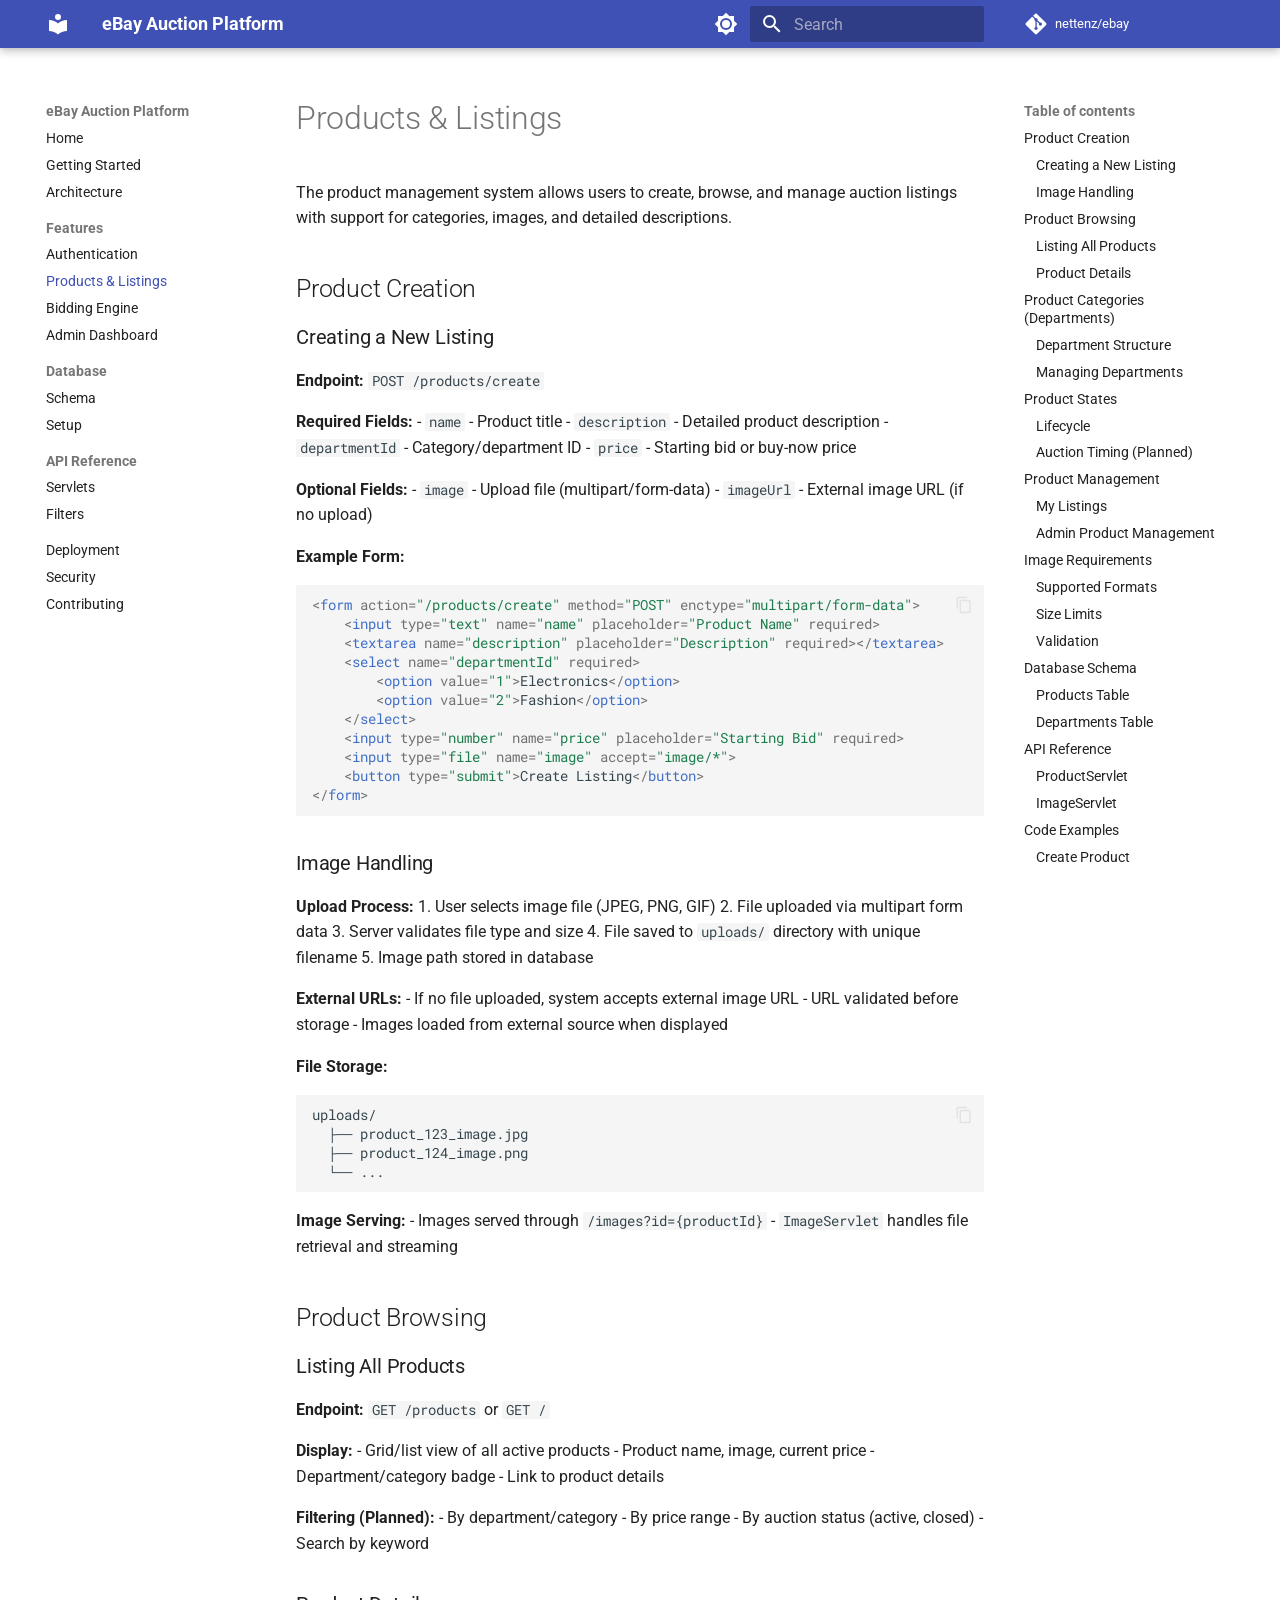
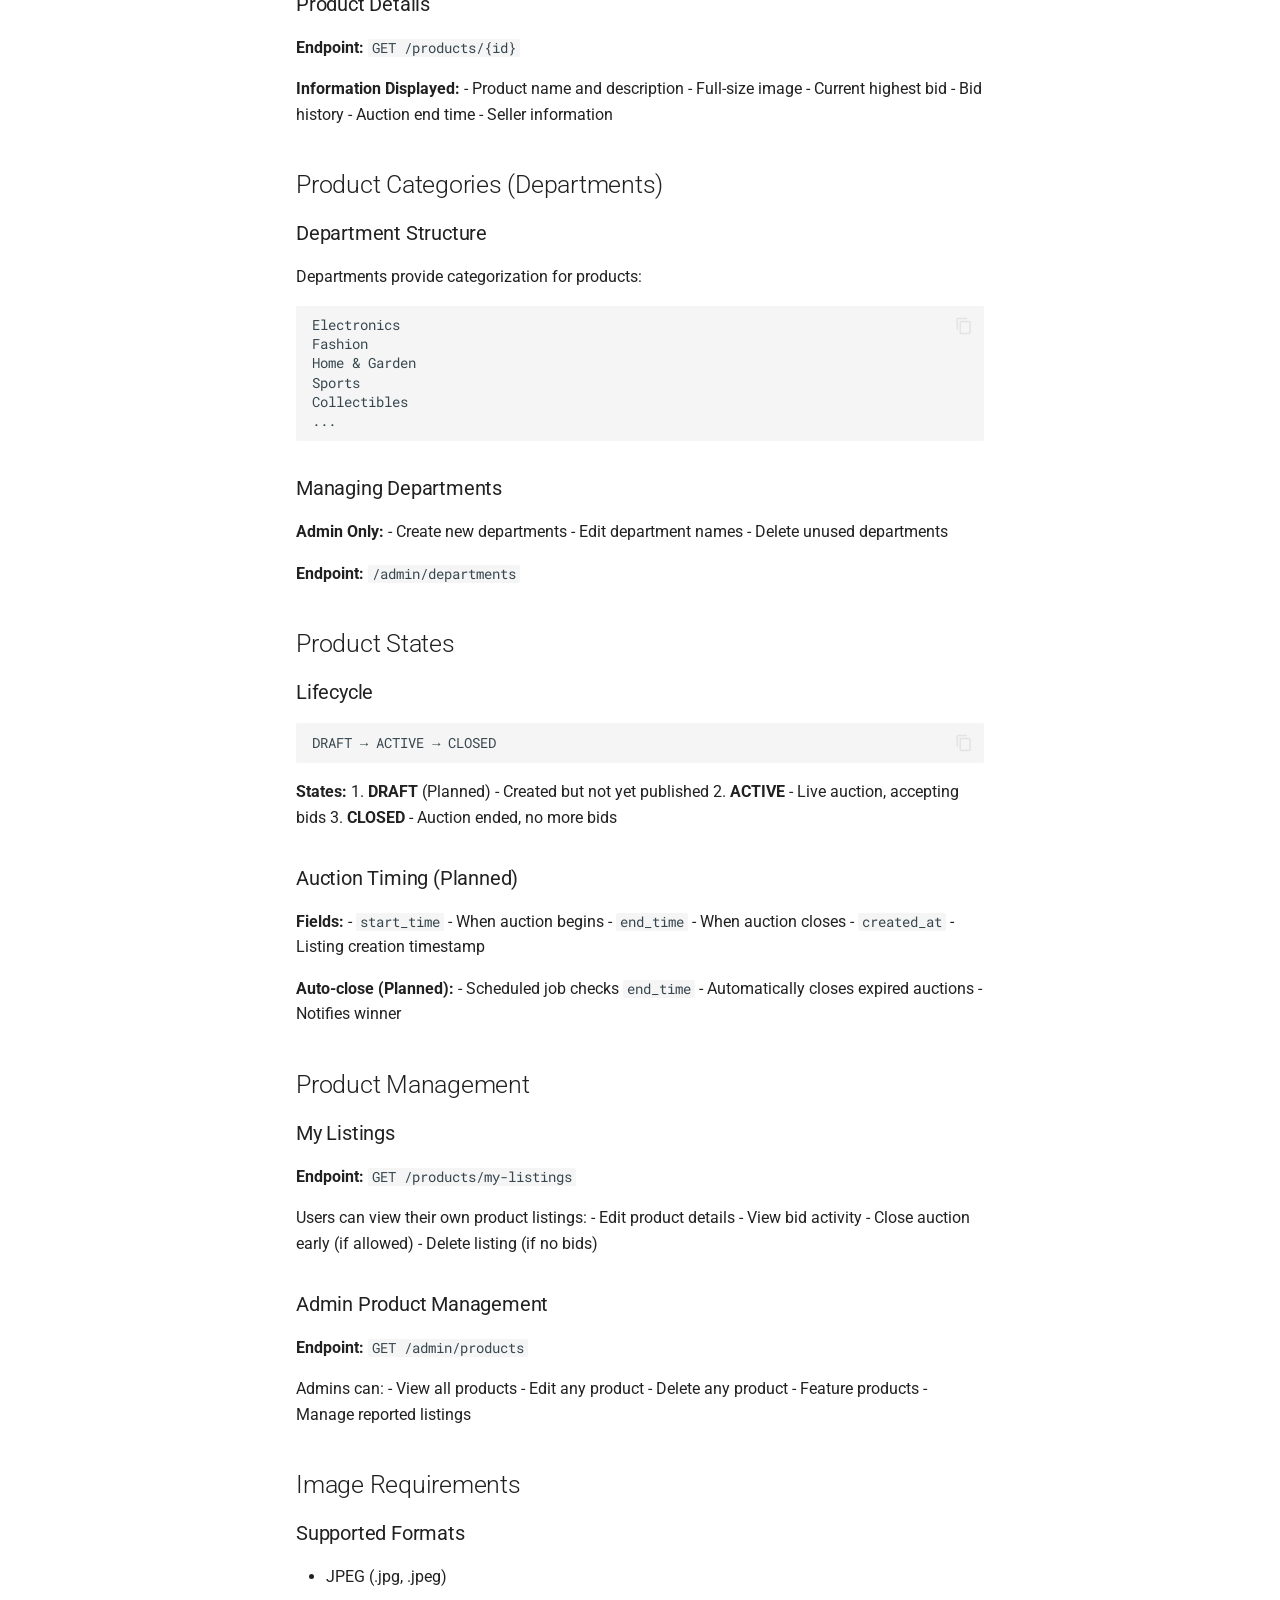
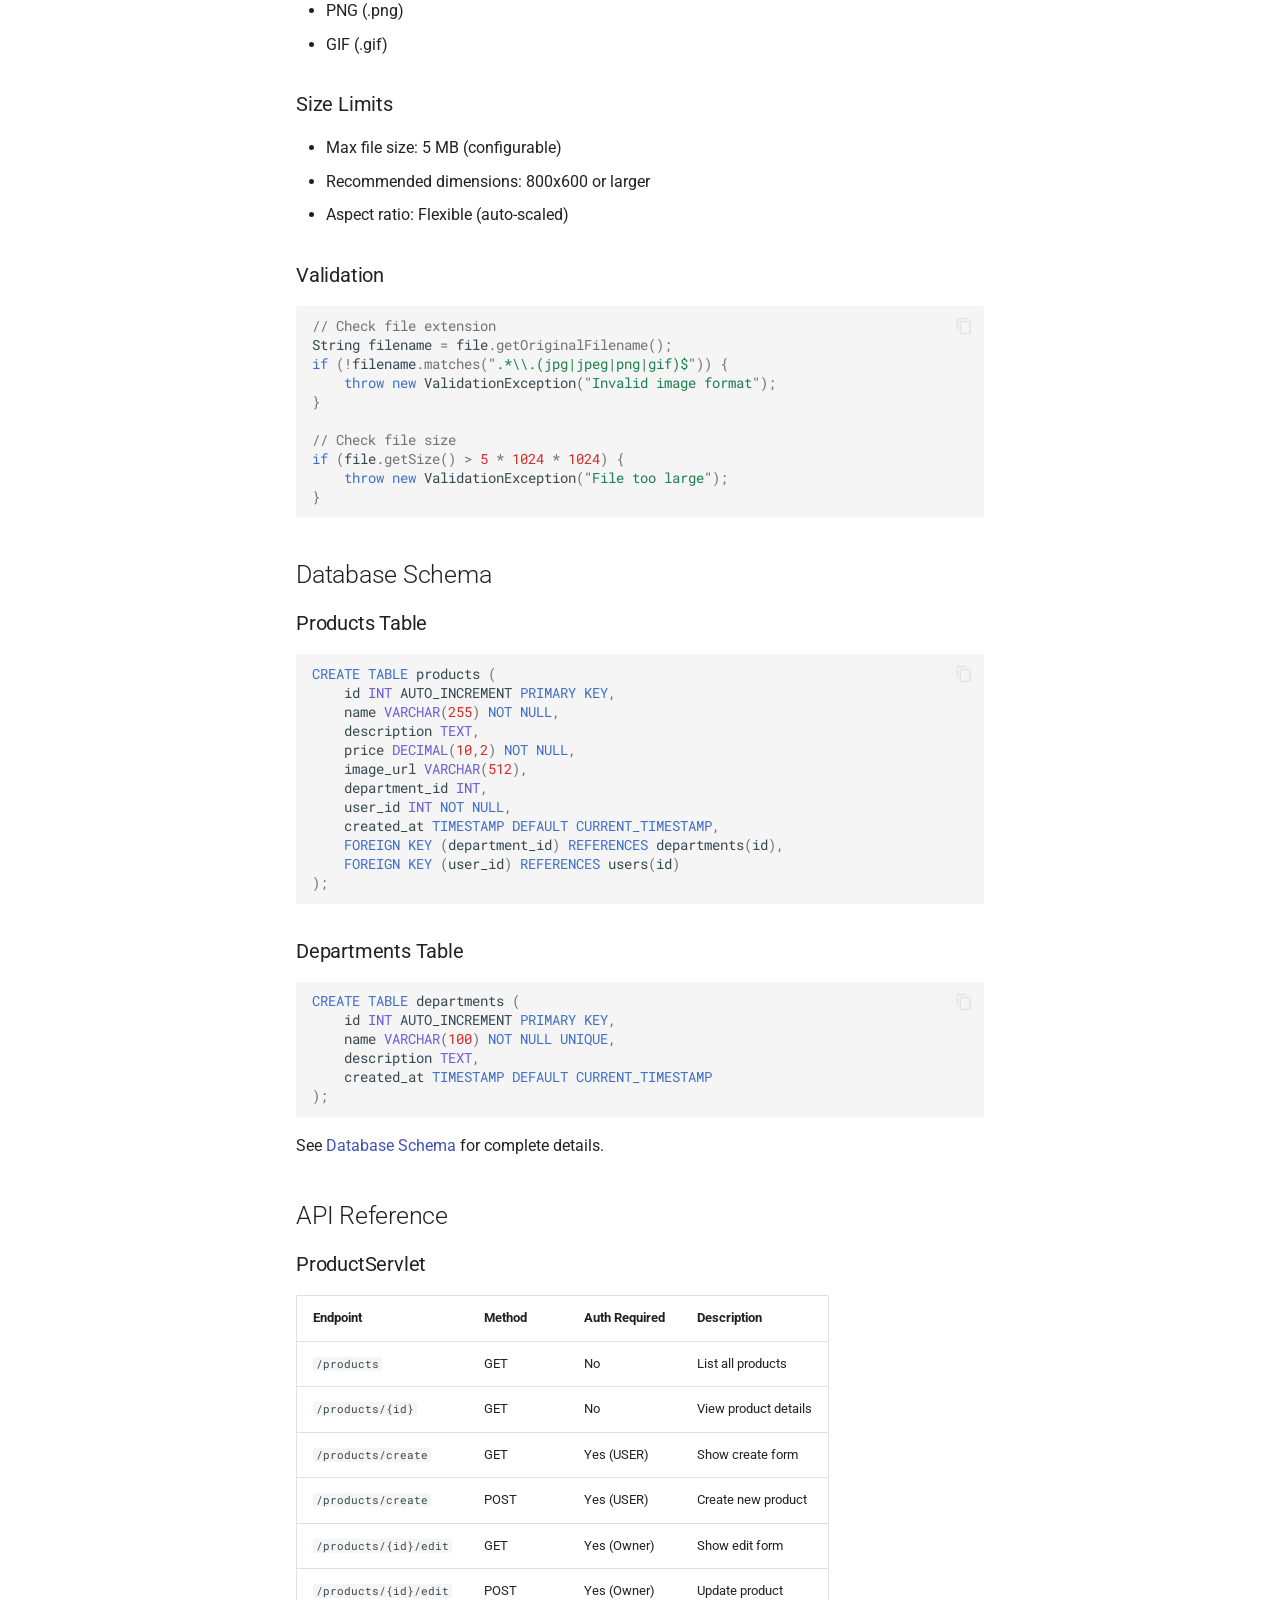
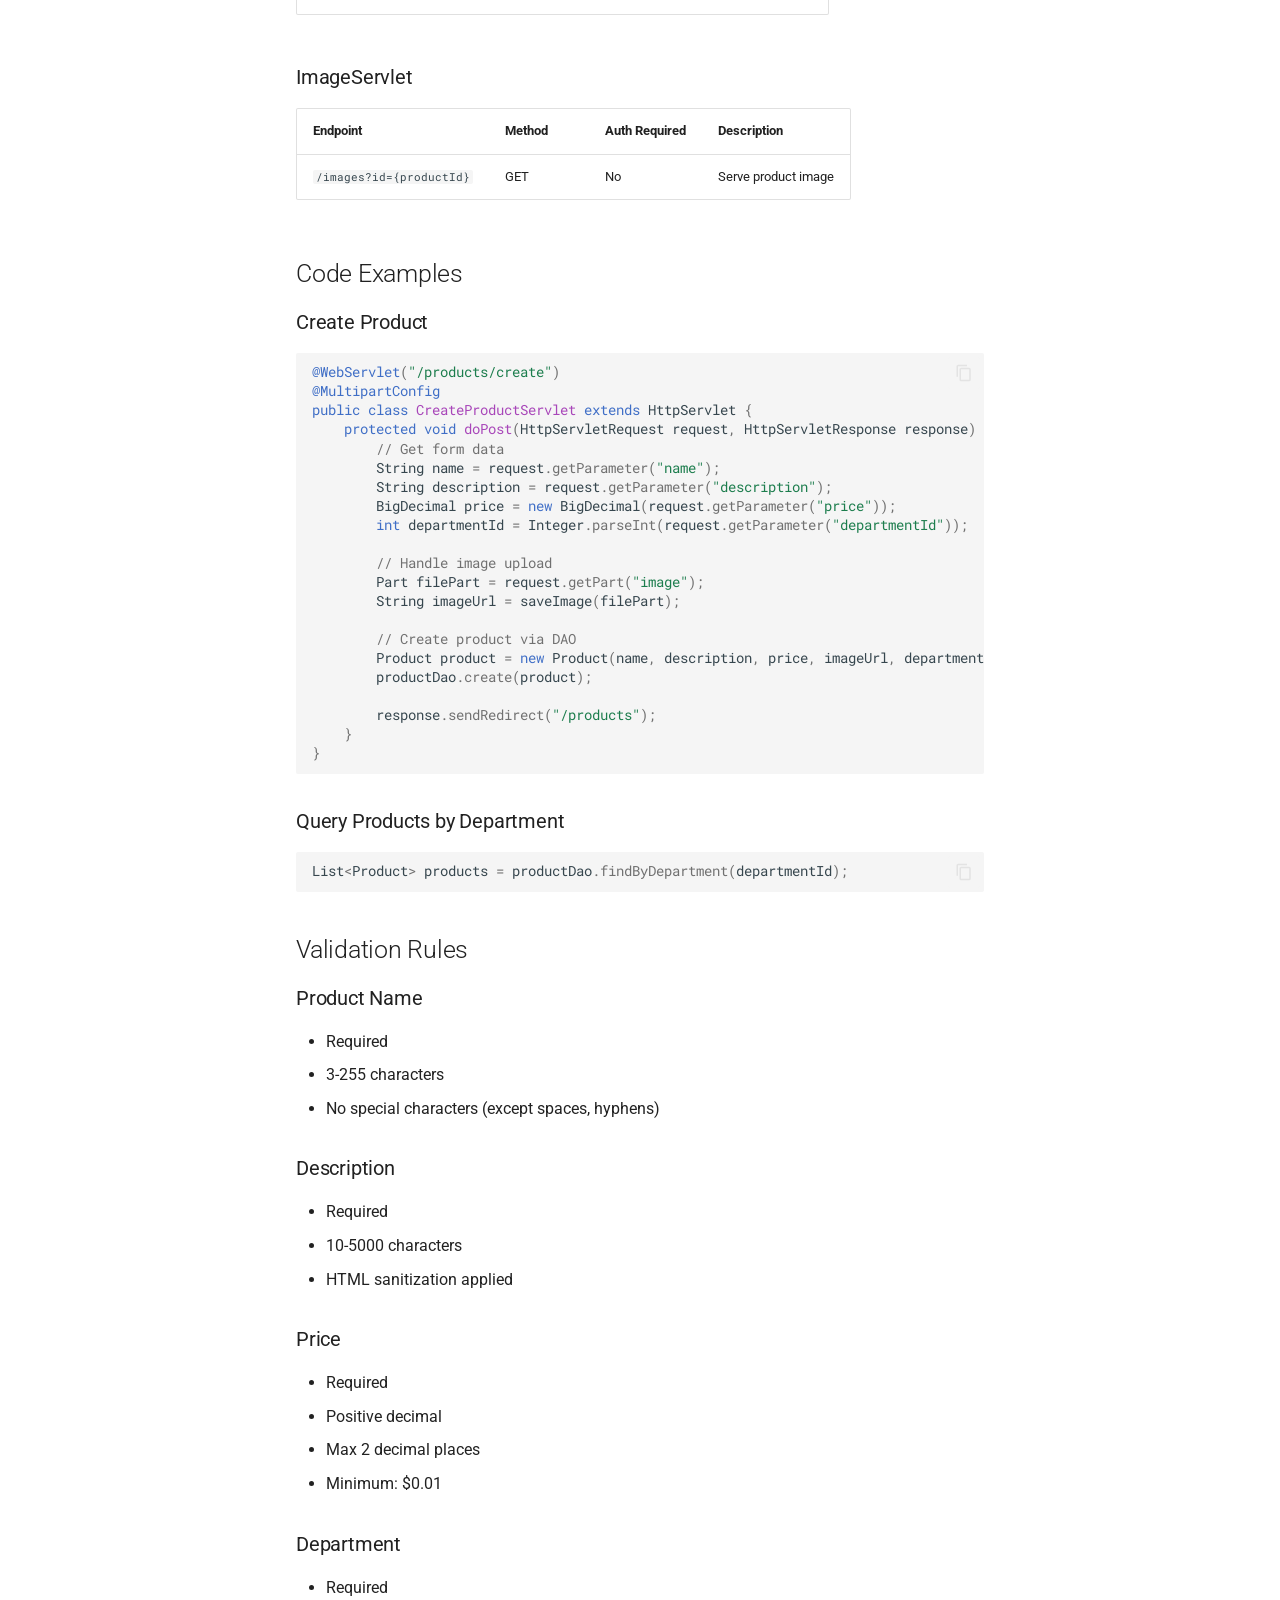
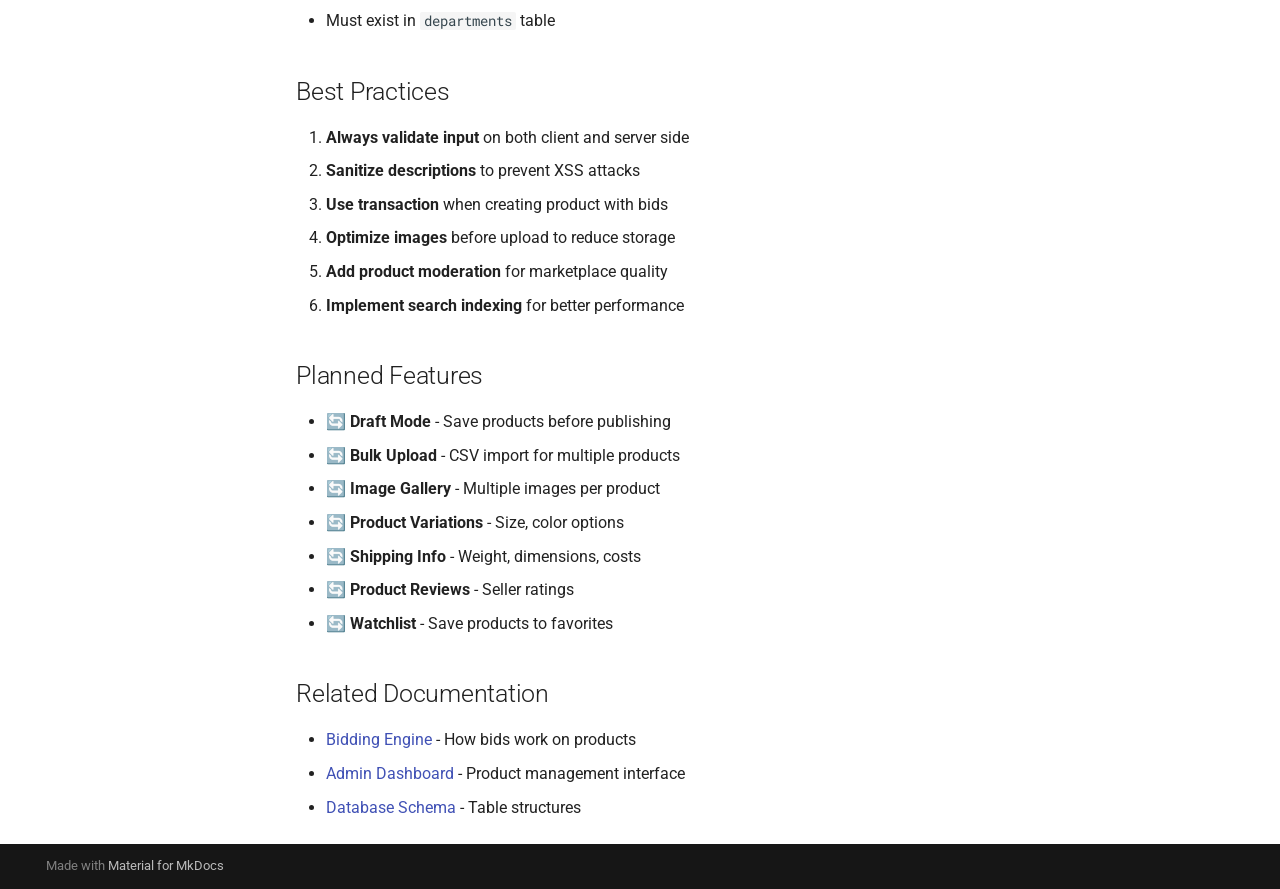
<file: features/products/index.html>
<!doctype html>
<html lang="en" class="no-js">
  <head>
    
      <meta charset="utf-8">
      <meta name="viewport" content="width=device-width,initial-scale=1">
      
        <meta name="description" content="Documentation for a Java-based auction web application built with Jakarta EE">
      
      
        <meta name="author" content="Emanuel">
      
      
      
        <link rel="prev" href="../authentication/">
      
      
        <link rel="next" href="../bidding/">
      
      
        
      
      
      <link rel="icon" href="../../assets/images/favicon.png">
      <meta name="generator" content="mkdocs-1.6.1, mkdocs-material-9.7.1">
    
    
      
        <title>Products & Listings - eBay Auction Platform</title>
      
    
    
      <link rel="stylesheet" href="../../assets/stylesheets/main.484c7ddc.min.css">
      
        
        <link rel="stylesheet" href="../../assets/stylesheets/palette.ab4e12ef.min.css">
      
      


    
    
      
    
    
      
        
        
        <link rel="preconnect" href="https://fonts.gstatic.com" crossorigin>
        <link rel="stylesheet" href="https://fonts.googleapis.com/css?family=Roboto:300,300i,400,400i,700,700i%7CRoboto+Mono:400,400i,700,700i&display=fallback">
        <style>:root{--md-text-font:"Roboto";--md-code-font:"Roboto Mono"}</style>
      
    
    
    <script>__md_scope=new URL("../..",location),__md_hash=e=>[...e].reduce(((e,_)=>(e<<5)-e+_.charCodeAt(0)),0),__md_get=(e,_=localStorage,t=__md_scope)=>JSON.parse(_.getItem(t.pathname+"."+e)),__md_set=(e,_,t=localStorage,a=__md_scope)=>{try{t.setItem(a.pathname+"."+e,JSON.stringify(_))}catch(e){}}</script>
    
      

    
    
  </head>
  
  
    
    
      
    
    
    
    
    <body dir="ltr" data-md-color-scheme="default" data-md-color-primary="indigo" data-md-color-accent="indigo">
  
    
    <input class="md-toggle" data-md-toggle="drawer" type="checkbox" id="__drawer" autocomplete="off">
    <input class="md-toggle" data-md-toggle="search" type="checkbox" id="__search" autocomplete="off">
    <label class="md-overlay" for="__drawer"></label>
    <div data-md-component="skip">
      
        
        <a href="#products-listings" class="md-skip">
          Skip to content
        </a>
      
    </div>
    <div data-md-component="announce">
      
    </div>
    
    
      

  

<header class="md-header md-header--shadow" data-md-component="header">
  <nav class="md-header__inner md-grid" aria-label="Header">
    <a href="../.." title="eBay Auction Platform" class="md-header__button md-logo" aria-label="eBay Auction Platform" data-md-component="logo">
      
  
  <svg xmlns="http://www.w3.org/2000/svg" viewBox="0 0 24 24"><path d="M12 8a3 3 0 0 0 3-3 3 3 0 0 0-3-3 3 3 0 0 0-3 3 3 3 0 0 0 3 3m0 3.54C9.64 9.35 6.5 8 3 8v11c3.5 0 6.64 1.35 9 3.54 2.36-2.19 5.5-3.54 9-3.54V8c-3.5 0-6.64 1.35-9 3.54"/></svg>

    </a>
    <label class="md-header__button md-icon" for="__drawer">
      
      <svg xmlns="http://www.w3.org/2000/svg" viewBox="0 0 24 24"><path d="M3 6h18v2H3zm0 5h18v2H3zm0 5h18v2H3z"/></svg>
    </label>
    <div class="md-header__title" data-md-component="header-title">
      <div class="md-header__ellipsis">
        <div class="md-header__topic">
          <span class="md-ellipsis">
            eBay Auction Platform
          </span>
        </div>
        <div class="md-header__topic" data-md-component="header-topic">
          <span class="md-ellipsis">
            
              Products & Listings
            
          </span>
        </div>
      </div>
    </div>
    
      
        <form class="md-header__option" data-md-component="palette">
  
    
    
    
    <input class="md-option" data-md-color-media="" data-md-color-scheme="default" data-md-color-primary="indigo" data-md-color-accent="indigo"  aria-label="Switch to dark mode"  type="radio" name="__palette" id="__palette_0">
    
      <label class="md-header__button md-icon" title="Switch to dark mode" for="__palette_1" hidden>
        <svg xmlns="http://www.w3.org/2000/svg" viewBox="0 0 24 24"><path d="M12 8a4 4 0 0 0-4 4 4 4 0 0 0 4 4 4 4 0 0 0 4-4 4 4 0 0 0-4-4m0 10a6 6 0 0 1-6-6 6 6 0 0 1 6-6 6 6 0 0 1 6 6 6 6 0 0 1-6 6m8-9.31V4h-4.69L12 .69 8.69 4H4v4.69L.69 12 4 15.31V20h4.69L12 23.31 15.31 20H20v-4.69L23.31 12z"/></svg>
      </label>
    
  
    
    
    
    <input class="md-option" data-md-color-media="" data-md-color-scheme="slate" data-md-color-primary="indigo" data-md-color-accent="indigo"  aria-label="Switch to light mode"  type="radio" name="__palette" id="__palette_1">
    
      <label class="md-header__button md-icon" title="Switch to light mode" for="__palette_0" hidden>
        <svg xmlns="http://www.w3.org/2000/svg" viewBox="0 0 24 24"><path d="M12 18c-.89 0-1.74-.2-2.5-.55C11.56 16.5 13 14.42 13 12s-1.44-4.5-3.5-5.45C10.26 6.2 11.11 6 12 6a6 6 0 0 1 6 6 6 6 0 0 1-6 6m8-9.31V4h-4.69L12 .69 8.69 4H4v4.69L.69 12 4 15.31V20h4.69L12 23.31 15.31 20H20v-4.69L23.31 12z"/></svg>
      </label>
    
  
</form>
      
    
    
      <script>var palette=__md_get("__palette");if(palette&&palette.color){if("(prefers-color-scheme)"===palette.color.media){var media=matchMedia("(prefers-color-scheme: light)"),input=document.querySelector(media.matches?"[data-md-color-media='(prefers-color-scheme: light)']":"[data-md-color-media='(prefers-color-scheme: dark)']");palette.color.media=input.getAttribute("data-md-color-media"),palette.color.scheme=input.getAttribute("data-md-color-scheme"),palette.color.primary=input.getAttribute("data-md-color-primary"),palette.color.accent=input.getAttribute("data-md-color-accent")}for(var[key,value]of Object.entries(palette.color))document.body.setAttribute("data-md-color-"+key,value)}</script>
    
    
    
      
      
        <label class="md-header__button md-icon" for="__search">
          
          <svg xmlns="http://www.w3.org/2000/svg" viewBox="0 0 24 24"><path d="M9.5 3A6.5 6.5 0 0 1 16 9.5c0 1.61-.59 3.09-1.56 4.23l.27.27h.79l5 5-1.5 1.5-5-5v-.79l-.27-.27A6.52 6.52 0 0 1 9.5 16 6.5 6.5 0 0 1 3 9.5 6.5 6.5 0 0 1 9.5 3m0 2C7 5 5 7 5 9.5S7 14 9.5 14 14 12 14 9.5 12 5 9.5 5"/></svg>
        </label>
        <div class="md-search" data-md-component="search" role="dialog">
  <label class="md-search__overlay" for="__search"></label>
  <div class="md-search__inner" role="search">
    <form class="md-search__form" name="search">
      <input type="text" class="md-search__input" name="query" aria-label="Search" placeholder="Search" autocapitalize="off" autocorrect="off" autocomplete="off" spellcheck="false" data-md-component="search-query" required>
      <label class="md-search__icon md-icon" for="__search">
        
        <svg xmlns="http://www.w3.org/2000/svg" viewBox="0 0 24 24"><path d="M9.5 3A6.5 6.5 0 0 1 16 9.5c0 1.61-.59 3.09-1.56 4.23l.27.27h.79l5 5-1.5 1.5-5-5v-.79l-.27-.27A6.52 6.52 0 0 1 9.5 16 6.5 6.5 0 0 1 3 9.5 6.5 6.5 0 0 1 9.5 3m0 2C7 5 5 7 5 9.5S7 14 9.5 14 14 12 14 9.5 12 5 9.5 5"/></svg>
        
        <svg xmlns="http://www.w3.org/2000/svg" viewBox="0 0 24 24"><path d="M20 11v2H8l5.5 5.5-1.42 1.42L4.16 12l7.92-7.92L13.5 5.5 8 11z"/></svg>
      </label>
      <nav class="md-search__options" aria-label="Search">
        
        <button type="reset" class="md-search__icon md-icon" title="Clear" aria-label="Clear" tabindex="-1">
          
          <svg xmlns="http://www.w3.org/2000/svg" viewBox="0 0 24 24"><path d="M19 6.41 17.59 5 12 10.59 6.41 5 5 6.41 10.59 12 5 17.59 6.41 19 12 13.41 17.59 19 19 17.59 13.41 12z"/></svg>
        </button>
      </nav>
      
        <div class="md-search__suggest" data-md-component="search-suggest"></div>
      
    </form>
    <div class="md-search__output">
      <div class="md-search__scrollwrap" tabindex="0" data-md-scrollfix>
        <div class="md-search-result" data-md-component="search-result">
          <div class="md-search-result__meta">
            Initializing search
          </div>
          <ol class="md-search-result__list" role="presentation"></ol>
        </div>
      </div>
    </div>
  </div>
</div>
      
    
    
      <div class="md-header__source">
        <a href="https://github.com/nettenz/ebay" title="Go to repository" class="md-source" data-md-component="source">
  <div class="md-source__icon md-icon">
    
    <svg xmlns="http://www.w3.org/2000/svg" viewBox="0 0 448 512"><!--! Font Awesome Free 7.1.0 by @fontawesome - https://fontawesome.com License - https://fontawesome.com/license/free (Icons: CC BY 4.0, Fonts: SIL OFL 1.1, Code: MIT License) Copyright 2025 Fonticons, Inc.--><path d="M439.6 236.1 244 40.5c-5.4-5.5-12.8-8.5-20.4-8.5s-15 3-20.4 8.4L162.5 81l51.5 51.5c27.1-9.1 52.7 16.8 43.4 43.7l49.7 49.7c34.2-11.8 61.2 31 35.5 56.7-26.5 26.5-70.2-2.9-56-37.3L240.3 199v121.9c25.3 12.5 22.3 41.8 9.1 55-6.4 6.4-15.2 10.1-24.3 10.1s-17.8-3.6-24.3-10.1c-17.6-17.6-11.1-46.9 11.2-56v-123c-20.8-8.5-24.6-30.7-18.6-45L142.6 101 8.5 235.1C3 240.6 0 247.9 0 255.5s3 15 8.5 20.4l195.6 195.7c5.4 5.4 12.7 8.4 20.4 8.4s15-3 20.4-8.4l194.7-194.7c5.4-5.4 8.4-12.8 8.4-20.4s-3-15-8.4-20.4"/></svg>
  </div>
  <div class="md-source__repository">
    nettenz/ebay
  </div>
</a>
      </div>
    
  </nav>
  
</header>
    
    <div class="md-container" data-md-component="container">
      
      
        
          
        
      
      <main class="md-main" data-md-component="main">
        <div class="md-main__inner md-grid">
          
            
              
              <div class="md-sidebar md-sidebar--primary" data-md-component="sidebar" data-md-type="navigation" >
                <div class="md-sidebar__scrollwrap">
                  <div class="md-sidebar__inner">
                    



<nav class="md-nav md-nav--primary" aria-label="Navigation" data-md-level="0">
  <label class="md-nav__title" for="__drawer">
    <a href="../.." title="eBay Auction Platform" class="md-nav__button md-logo" aria-label="eBay Auction Platform" data-md-component="logo">
      
  
  <svg xmlns="http://www.w3.org/2000/svg" viewBox="0 0 24 24"><path d="M12 8a3 3 0 0 0 3-3 3 3 0 0 0-3-3 3 3 0 0 0-3 3 3 3 0 0 0 3 3m0 3.54C9.64 9.35 6.5 8 3 8v11c3.5 0 6.64 1.35 9 3.54 2.36-2.19 5.5-3.54 9-3.54V8c-3.5 0-6.64 1.35-9 3.54"/></svg>

    </a>
    eBay Auction Platform
  </label>
  
    <div class="md-nav__source">
      <a href="https://github.com/nettenz/ebay" title="Go to repository" class="md-source" data-md-component="source">
  <div class="md-source__icon md-icon">
    
    <svg xmlns="http://www.w3.org/2000/svg" viewBox="0 0 448 512"><!--! Font Awesome Free 7.1.0 by @fontawesome - https://fontawesome.com License - https://fontawesome.com/license/free (Icons: CC BY 4.0, Fonts: SIL OFL 1.1, Code: MIT License) Copyright 2025 Fonticons, Inc.--><path d="M439.6 236.1 244 40.5c-5.4-5.5-12.8-8.5-20.4-8.5s-15 3-20.4 8.4L162.5 81l51.5 51.5c27.1-9.1 52.7 16.8 43.4 43.7l49.7 49.7c34.2-11.8 61.2 31 35.5 56.7-26.5 26.5-70.2-2.9-56-37.3L240.3 199v121.9c25.3 12.5 22.3 41.8 9.1 55-6.4 6.4-15.2 10.1-24.3 10.1s-17.8-3.6-24.3-10.1c-17.6-17.6-11.1-46.9 11.2-56v-123c-20.8-8.5-24.6-30.7-18.6-45L142.6 101 8.5 235.1C3 240.6 0 247.9 0 255.5s3 15 8.5 20.4l195.6 195.7c5.4 5.4 12.7 8.4 20.4 8.4s15-3 20.4-8.4l194.7-194.7c5.4-5.4 8.4-12.8 8.4-20.4s-3-15-8.4-20.4"/></svg>
  </div>
  <div class="md-source__repository">
    nettenz/ebay
  </div>
</a>
    </div>
  
  <ul class="md-nav__list" data-md-scrollfix>
    
      
      
  
  
  
  
    <li class="md-nav__item">
      <a href="../.." class="md-nav__link">
        
  
  
  <span class="md-ellipsis">
    
  
    Home
  

    
  </span>
  
  

      </a>
    </li>
  

    
      
      
  
  
  
  
    <li class="md-nav__item">
      <a href="../../getting-started/" class="md-nav__link">
        
  
  
  <span class="md-ellipsis">
    
  
    Getting Started
  

    
  </span>
  
  

      </a>
    </li>
  

    
      
      
  
  
  
  
    <li class="md-nav__item">
      <a href="../../architecture/" class="md-nav__link">
        
  
  
  <span class="md-ellipsis">
    
  
    Architecture
  

    
  </span>
  
  

      </a>
    </li>
  

    
      
      
  
  
    
  
  
  
    
    
    
    
      
        
        
      
    
    
    <li class="md-nav__item md-nav__item--active md-nav__item--section md-nav__item--nested">
      
        
        
        <input class="md-nav__toggle md-toggle " type="checkbox" id="__nav_4" checked>
        
          
          <label class="md-nav__link" for="__nav_4" id="__nav_4_label" tabindex="">
            
  
  
  <span class="md-ellipsis">
    
  
    Features
  

    
  </span>
  
  

            <span class="md-nav__icon md-icon"></span>
          </label>
        
        <nav class="md-nav" data-md-level="1" aria-labelledby="__nav_4_label" aria-expanded="true">
          <label class="md-nav__title" for="__nav_4">
            <span class="md-nav__icon md-icon"></span>
            
  
    Features
  

          </label>
          <ul class="md-nav__list" data-md-scrollfix>
            
              
                
  
  
  
  
    <li class="md-nav__item">
      <a href="../authentication/" class="md-nav__link">
        
  
  
  <span class="md-ellipsis">
    
  
    Authentication
  

    
  </span>
  
  

      </a>
    </li>
  

              
            
              
                
  
  
    
  
  
  
    <li class="md-nav__item md-nav__item--active">
      
      <input class="md-nav__toggle md-toggle" type="checkbox" id="__toc">
      
      
        
      
      
        <label class="md-nav__link md-nav__link--active" for="__toc">
          
  
  
  <span class="md-ellipsis">
    
  
    Products & Listings
  

    
  </span>
  
  

          <span class="md-nav__icon md-icon"></span>
        </label>
      
      <a href="./" class="md-nav__link md-nav__link--active">
        
  
  
  <span class="md-ellipsis">
    
  
    Products & Listings
  

    
  </span>
  
  

      </a>
      
        

<nav class="md-nav md-nav--secondary" aria-label="Table of contents">
  
  
  
    
  
  
    <label class="md-nav__title" for="__toc">
      <span class="md-nav__icon md-icon"></span>
      Table of contents
    </label>
    <ul class="md-nav__list" data-md-component="toc" data-md-scrollfix>
      
        <li class="md-nav__item">
  <a href="#product-creation" class="md-nav__link">
    <span class="md-ellipsis">
      
        Product Creation
      
    </span>
  </a>
  
    <nav class="md-nav" aria-label="Product Creation">
      <ul class="md-nav__list">
        
          <li class="md-nav__item">
  <a href="#creating-a-new-listing" class="md-nav__link">
    <span class="md-ellipsis">
      
        Creating a New Listing
      
    </span>
  </a>
  
</li>
        
          <li class="md-nav__item">
  <a href="#image-handling" class="md-nav__link">
    <span class="md-ellipsis">
      
        Image Handling
      
    </span>
  </a>
  
</li>
        
      </ul>
    </nav>
  
</li>
      
        <li class="md-nav__item">
  <a href="#product-browsing" class="md-nav__link">
    <span class="md-ellipsis">
      
        Product Browsing
      
    </span>
  </a>
  
    <nav class="md-nav" aria-label="Product Browsing">
      <ul class="md-nav__list">
        
          <li class="md-nav__item">
  <a href="#listing-all-products" class="md-nav__link">
    <span class="md-ellipsis">
      
        Listing All Products
      
    </span>
  </a>
  
</li>
        
          <li class="md-nav__item">
  <a href="#product-details" class="md-nav__link">
    <span class="md-ellipsis">
      
        Product Details
      
    </span>
  </a>
  
</li>
        
      </ul>
    </nav>
  
</li>
      
        <li class="md-nav__item">
  <a href="#product-categories-departments" class="md-nav__link">
    <span class="md-ellipsis">
      
        Product Categories (Departments)
      
    </span>
  </a>
  
    <nav class="md-nav" aria-label="Product Categories (Departments)">
      <ul class="md-nav__list">
        
          <li class="md-nav__item">
  <a href="#department-structure" class="md-nav__link">
    <span class="md-ellipsis">
      
        Department Structure
      
    </span>
  </a>
  
</li>
        
          <li class="md-nav__item">
  <a href="#managing-departments" class="md-nav__link">
    <span class="md-ellipsis">
      
        Managing Departments
      
    </span>
  </a>
  
</li>
        
      </ul>
    </nav>
  
</li>
      
        <li class="md-nav__item">
  <a href="#product-states" class="md-nav__link">
    <span class="md-ellipsis">
      
        Product States
      
    </span>
  </a>
  
    <nav class="md-nav" aria-label="Product States">
      <ul class="md-nav__list">
        
          <li class="md-nav__item">
  <a href="#lifecycle" class="md-nav__link">
    <span class="md-ellipsis">
      
        Lifecycle
      
    </span>
  </a>
  
</li>
        
          <li class="md-nav__item">
  <a href="#auction-timing-planned" class="md-nav__link">
    <span class="md-ellipsis">
      
        Auction Timing (Planned)
      
    </span>
  </a>
  
</li>
        
      </ul>
    </nav>
  
</li>
      
        <li class="md-nav__item">
  <a href="#product-management" class="md-nav__link">
    <span class="md-ellipsis">
      
        Product Management
      
    </span>
  </a>
  
    <nav class="md-nav" aria-label="Product Management">
      <ul class="md-nav__list">
        
          <li class="md-nav__item">
  <a href="#my-listings" class="md-nav__link">
    <span class="md-ellipsis">
      
        My Listings
      
    </span>
  </a>
  
</li>
        
          <li class="md-nav__item">
  <a href="#admin-product-management" class="md-nav__link">
    <span class="md-ellipsis">
      
        Admin Product Management
      
    </span>
  </a>
  
</li>
        
      </ul>
    </nav>
  
</li>
      
        <li class="md-nav__item">
  <a href="#image-requirements" class="md-nav__link">
    <span class="md-ellipsis">
      
        Image Requirements
      
    </span>
  </a>
  
    <nav class="md-nav" aria-label="Image Requirements">
      <ul class="md-nav__list">
        
          <li class="md-nav__item">
  <a href="#supported-formats" class="md-nav__link">
    <span class="md-ellipsis">
      
        Supported Formats
      
    </span>
  </a>
  
</li>
        
          <li class="md-nav__item">
  <a href="#size-limits" class="md-nav__link">
    <span class="md-ellipsis">
      
        Size Limits
      
    </span>
  </a>
  
</li>
        
          <li class="md-nav__item">
  <a href="#validation" class="md-nav__link">
    <span class="md-ellipsis">
      
        Validation
      
    </span>
  </a>
  
</li>
        
      </ul>
    </nav>
  
</li>
      
        <li class="md-nav__item">
  <a href="#database-schema" class="md-nav__link">
    <span class="md-ellipsis">
      
        Database Schema
      
    </span>
  </a>
  
    <nav class="md-nav" aria-label="Database Schema">
      <ul class="md-nav__list">
        
          <li class="md-nav__item">
  <a href="#products-table" class="md-nav__link">
    <span class="md-ellipsis">
      
        Products Table
      
    </span>
  </a>
  
</li>
        
          <li class="md-nav__item">
  <a href="#departments-table" class="md-nav__link">
    <span class="md-ellipsis">
      
        Departments Table
      
    </span>
  </a>
  
</li>
        
      </ul>
    </nav>
  
</li>
      
        <li class="md-nav__item">
  <a href="#api-reference" class="md-nav__link">
    <span class="md-ellipsis">
      
        API Reference
      
    </span>
  </a>
  
    <nav class="md-nav" aria-label="API Reference">
      <ul class="md-nav__list">
        
          <li class="md-nav__item">
  <a href="#productservlet" class="md-nav__link">
    <span class="md-ellipsis">
      
        ProductServlet
      
    </span>
  </a>
  
</li>
        
          <li class="md-nav__item">
  <a href="#imageservlet" class="md-nav__link">
    <span class="md-ellipsis">
      
        ImageServlet
      
    </span>
  </a>
  
</li>
        
      </ul>
    </nav>
  
</li>
      
        <li class="md-nav__item">
  <a href="#code-examples" class="md-nav__link">
    <span class="md-ellipsis">
      
        Code Examples
      
    </span>
  </a>
  
    <nav class="md-nav" aria-label="Code Examples">
      <ul class="md-nav__list">
        
          <li class="md-nav__item">
  <a href="#create-product" class="md-nav__link">
    <span class="md-ellipsis">
      
        Create Product
      
    </span>
  </a>
  
</li>
        
          <li class="md-nav__item">
  <a href="#query-products-by-department" class="md-nav__link">
    <span class="md-ellipsis">
      
        Query Products by Department
      
    </span>
  </a>
  
</li>
        
      </ul>
    </nav>
  
</li>
      
        <li class="md-nav__item">
  <a href="#validation-rules" class="md-nav__link">
    <span class="md-ellipsis">
      
        Validation Rules
      
    </span>
  </a>
  
    <nav class="md-nav" aria-label="Validation Rules">
      <ul class="md-nav__list">
        
          <li class="md-nav__item">
  <a href="#product-name" class="md-nav__link">
    <span class="md-ellipsis">
      
        Product Name
      
    </span>
  </a>
  
</li>
        
          <li class="md-nav__item">
  <a href="#description" class="md-nav__link">
    <span class="md-ellipsis">
      
        Description
      
    </span>
  </a>
  
</li>
        
          <li class="md-nav__item">
  <a href="#price" class="md-nav__link">
    <span class="md-ellipsis">
      
        Price
      
    </span>
  </a>
  
</li>
        
          <li class="md-nav__item">
  <a href="#department" class="md-nav__link">
    <span class="md-ellipsis">
      
        Department
      
    </span>
  </a>
  
</li>
        
      </ul>
    </nav>
  
</li>
      
        <li class="md-nav__item">
  <a href="#best-practices" class="md-nav__link">
    <span class="md-ellipsis">
      
        Best Practices
      
    </span>
  </a>
  
</li>
      
        <li class="md-nav__item">
  <a href="#planned-features" class="md-nav__link">
    <span class="md-ellipsis">
      
        Planned Features
      
    </span>
  </a>
  
</li>
      
        <li class="md-nav__item">
  <a href="#related-documentation" class="md-nav__link">
    <span class="md-ellipsis">
      
        Related Documentation
      
    </span>
  </a>
  
</li>
      
    </ul>
  
</nav>
      
    </li>
  

              
            
              
                
  
  
  
  
    <li class="md-nav__item">
      <a href="../bidding/" class="md-nav__link">
        
  
  
  <span class="md-ellipsis">
    
  
    Bidding Engine
  

    
  </span>
  
  

      </a>
    </li>
  

              
            
              
                
  
  
  
  
    <li class="md-nav__item">
      <a href="../admin/" class="md-nav__link">
        
  
  
  <span class="md-ellipsis">
    
  
    Admin Dashboard
  

    
  </span>
  
  

      </a>
    </li>
  

              
            
          </ul>
        </nav>
      
    </li>
  

    
      
      
  
  
  
  
    
    
    
    
      
        
        
      
    
    
    <li class="md-nav__item md-nav__item--section md-nav__item--nested">
      
        
        
          
        
        <input class="md-nav__toggle md-toggle md-toggle--indeterminate" type="checkbox" id="__nav_5" >
        
          
          <label class="md-nav__link" for="__nav_5" id="__nav_5_label" tabindex="">
            
  
  
  <span class="md-ellipsis">
    
  
    Database
  

    
  </span>
  
  

            <span class="md-nav__icon md-icon"></span>
          </label>
        
        <nav class="md-nav" data-md-level="1" aria-labelledby="__nav_5_label" aria-expanded="false">
          <label class="md-nav__title" for="__nav_5">
            <span class="md-nav__icon md-icon"></span>
            
  
    Database
  

          </label>
          <ul class="md-nav__list" data-md-scrollfix>
            
              
                
  
  
  
  
    <li class="md-nav__item">
      <a href="../../database/schema/" class="md-nav__link">
        
  
  
  <span class="md-ellipsis">
    
  
    Schema
  

    
  </span>
  
  

      </a>
    </li>
  

              
            
              
                
  
  
  
  
    <li class="md-nav__item">
      <a href="../../database/setup/" class="md-nav__link">
        
  
  
  <span class="md-ellipsis">
    
  
    Setup
  

    
  </span>
  
  

      </a>
    </li>
  

              
            
          </ul>
        </nav>
      
    </li>
  

    
      
      
  
  
  
  
    
    
    
    
      
        
        
      
    
    
    <li class="md-nav__item md-nav__item--section md-nav__item--nested">
      
        
        
          
        
        <input class="md-nav__toggle md-toggle md-toggle--indeterminate" type="checkbox" id="__nav_6" >
        
          
          <label class="md-nav__link" for="__nav_6" id="__nav_6_label" tabindex="">
            
  
  
  <span class="md-ellipsis">
    
  
    API Reference
  

    
  </span>
  
  

            <span class="md-nav__icon md-icon"></span>
          </label>
        
        <nav class="md-nav" data-md-level="1" aria-labelledby="__nav_6_label" aria-expanded="false">
          <label class="md-nav__title" for="__nav_6">
            <span class="md-nav__icon md-icon"></span>
            
  
    API Reference
  

          </label>
          <ul class="md-nav__list" data-md-scrollfix>
            
              
                
  
  
  
  
    <li class="md-nav__item">
      <a href="../../api/servlets/" class="md-nav__link">
        
  
  
  <span class="md-ellipsis">
    
  
    Servlets
  

    
  </span>
  
  

      </a>
    </li>
  

              
            
              
                
  
  
  
  
    <li class="md-nav__item">
      <a href="../../api/filters/" class="md-nav__link">
        
  
  
  <span class="md-ellipsis">
    
  
    Filters
  

    
  </span>
  
  

      </a>
    </li>
  

              
            
          </ul>
        </nav>
      
    </li>
  

    
      
      
  
  
  
  
    <li class="md-nav__item">
      <a href="../../deployment/" class="md-nav__link">
        
  
  
  <span class="md-ellipsis">
    
  
    Deployment
  

    
  </span>
  
  

      </a>
    </li>
  

    
      
      
  
  
  
  
    <li class="md-nav__item">
      <a href="../../security/" class="md-nav__link">
        
  
  
  <span class="md-ellipsis">
    
  
    Security
  

    
  </span>
  
  

      </a>
    </li>
  

    
      
      
  
  
  
  
    <li class="md-nav__item">
      <a href="../../contributing/" class="md-nav__link">
        
  
  
  <span class="md-ellipsis">
    
  
    Contributing
  

    
  </span>
  
  

      </a>
    </li>
  

    
  </ul>
</nav>
                  </div>
                </div>
              </div>
            
            
              
              <div class="md-sidebar md-sidebar--secondary" data-md-component="sidebar" data-md-type="toc" >
                <div class="md-sidebar__scrollwrap">
                  <div class="md-sidebar__inner">
                    

<nav class="md-nav md-nav--secondary" aria-label="Table of contents">
  
  
  
    
  
  
    <label class="md-nav__title" for="__toc">
      <span class="md-nav__icon md-icon"></span>
      Table of contents
    </label>
    <ul class="md-nav__list" data-md-component="toc" data-md-scrollfix>
      
        <li class="md-nav__item">
  <a href="#product-creation" class="md-nav__link">
    <span class="md-ellipsis">
      
        Product Creation
      
    </span>
  </a>
  
    <nav class="md-nav" aria-label="Product Creation">
      <ul class="md-nav__list">
        
          <li class="md-nav__item">
  <a href="#creating-a-new-listing" class="md-nav__link">
    <span class="md-ellipsis">
      
        Creating a New Listing
      
    </span>
  </a>
  
</li>
        
          <li class="md-nav__item">
  <a href="#image-handling" class="md-nav__link">
    <span class="md-ellipsis">
      
        Image Handling
      
    </span>
  </a>
  
</li>
        
      </ul>
    </nav>
  
</li>
      
        <li class="md-nav__item">
  <a href="#product-browsing" class="md-nav__link">
    <span class="md-ellipsis">
      
        Product Browsing
      
    </span>
  </a>
  
    <nav class="md-nav" aria-label="Product Browsing">
      <ul class="md-nav__list">
        
          <li class="md-nav__item">
  <a href="#listing-all-products" class="md-nav__link">
    <span class="md-ellipsis">
      
        Listing All Products
      
    </span>
  </a>
  
</li>
        
          <li class="md-nav__item">
  <a href="#product-details" class="md-nav__link">
    <span class="md-ellipsis">
      
        Product Details
      
    </span>
  </a>
  
</li>
        
      </ul>
    </nav>
  
</li>
      
        <li class="md-nav__item">
  <a href="#product-categories-departments" class="md-nav__link">
    <span class="md-ellipsis">
      
        Product Categories (Departments)
      
    </span>
  </a>
  
    <nav class="md-nav" aria-label="Product Categories (Departments)">
      <ul class="md-nav__list">
        
          <li class="md-nav__item">
  <a href="#department-structure" class="md-nav__link">
    <span class="md-ellipsis">
      
        Department Structure
      
    </span>
  </a>
  
</li>
        
          <li class="md-nav__item">
  <a href="#managing-departments" class="md-nav__link">
    <span class="md-ellipsis">
      
        Managing Departments
      
    </span>
  </a>
  
</li>
        
      </ul>
    </nav>
  
</li>
      
        <li class="md-nav__item">
  <a href="#product-states" class="md-nav__link">
    <span class="md-ellipsis">
      
        Product States
      
    </span>
  </a>
  
    <nav class="md-nav" aria-label="Product States">
      <ul class="md-nav__list">
        
          <li class="md-nav__item">
  <a href="#lifecycle" class="md-nav__link">
    <span class="md-ellipsis">
      
        Lifecycle
      
    </span>
  </a>
  
</li>
        
          <li class="md-nav__item">
  <a href="#auction-timing-planned" class="md-nav__link">
    <span class="md-ellipsis">
      
        Auction Timing (Planned)
      
    </span>
  </a>
  
</li>
        
      </ul>
    </nav>
  
</li>
      
        <li class="md-nav__item">
  <a href="#product-management" class="md-nav__link">
    <span class="md-ellipsis">
      
        Product Management
      
    </span>
  </a>
  
    <nav class="md-nav" aria-label="Product Management">
      <ul class="md-nav__list">
        
          <li class="md-nav__item">
  <a href="#my-listings" class="md-nav__link">
    <span class="md-ellipsis">
      
        My Listings
      
    </span>
  </a>
  
</li>
        
          <li class="md-nav__item">
  <a href="#admin-product-management" class="md-nav__link">
    <span class="md-ellipsis">
      
        Admin Product Management
      
    </span>
  </a>
  
</li>
        
      </ul>
    </nav>
  
</li>
      
        <li class="md-nav__item">
  <a href="#image-requirements" class="md-nav__link">
    <span class="md-ellipsis">
      
        Image Requirements
      
    </span>
  </a>
  
    <nav class="md-nav" aria-label="Image Requirements">
      <ul class="md-nav__list">
        
          <li class="md-nav__item">
  <a href="#supported-formats" class="md-nav__link">
    <span class="md-ellipsis">
      
        Supported Formats
      
    </span>
  </a>
  
</li>
        
          <li class="md-nav__item">
  <a href="#size-limits" class="md-nav__link">
    <span class="md-ellipsis">
      
        Size Limits
      
    </span>
  </a>
  
</li>
        
          <li class="md-nav__item">
  <a href="#validation" class="md-nav__link">
    <span class="md-ellipsis">
      
        Validation
      
    </span>
  </a>
  
</li>
        
      </ul>
    </nav>
  
</li>
      
        <li class="md-nav__item">
  <a href="#database-schema" class="md-nav__link">
    <span class="md-ellipsis">
      
        Database Schema
      
    </span>
  </a>
  
    <nav class="md-nav" aria-label="Database Schema">
      <ul class="md-nav__list">
        
          <li class="md-nav__item">
  <a href="#products-table" class="md-nav__link">
    <span class="md-ellipsis">
      
        Products Table
      
    </span>
  </a>
  
</li>
        
          <li class="md-nav__item">
  <a href="#departments-table" class="md-nav__link">
    <span class="md-ellipsis">
      
        Departments Table
      
    </span>
  </a>
  
</li>
        
      </ul>
    </nav>
  
</li>
      
        <li class="md-nav__item">
  <a href="#api-reference" class="md-nav__link">
    <span class="md-ellipsis">
      
        API Reference
      
    </span>
  </a>
  
    <nav class="md-nav" aria-label="API Reference">
      <ul class="md-nav__list">
        
          <li class="md-nav__item">
  <a href="#productservlet" class="md-nav__link">
    <span class="md-ellipsis">
      
        ProductServlet
      
    </span>
  </a>
  
</li>
        
          <li class="md-nav__item">
  <a href="#imageservlet" class="md-nav__link">
    <span class="md-ellipsis">
      
        ImageServlet
      
    </span>
  </a>
  
</li>
        
      </ul>
    </nav>
  
</li>
      
        <li class="md-nav__item">
  <a href="#code-examples" class="md-nav__link">
    <span class="md-ellipsis">
      
        Code Examples
      
    </span>
  </a>
  
    <nav class="md-nav" aria-label="Code Examples">
      <ul class="md-nav__list">
        
          <li class="md-nav__item">
  <a href="#create-product" class="md-nav__link">
    <span class="md-ellipsis">
      
        Create Product
      
    </span>
  </a>
  
</li>
        
          <li class="md-nav__item">
  <a href="#query-products-by-department" class="md-nav__link">
    <span class="md-ellipsis">
      
        Query Products by Department
      
    </span>
  </a>
  
</li>
        
      </ul>
    </nav>
  
</li>
      
        <li class="md-nav__item">
  <a href="#validation-rules" class="md-nav__link">
    <span class="md-ellipsis">
      
        Validation Rules
      
    </span>
  </a>
  
    <nav class="md-nav" aria-label="Validation Rules">
      <ul class="md-nav__list">
        
          <li class="md-nav__item">
  <a href="#product-name" class="md-nav__link">
    <span class="md-ellipsis">
      
        Product Name
      
    </span>
  </a>
  
</li>
        
          <li class="md-nav__item">
  <a href="#description" class="md-nav__link">
    <span class="md-ellipsis">
      
        Description
      
    </span>
  </a>
  
</li>
        
          <li class="md-nav__item">
  <a href="#price" class="md-nav__link">
    <span class="md-ellipsis">
      
        Price
      
    </span>
  </a>
  
</li>
        
          <li class="md-nav__item">
  <a href="#department" class="md-nav__link">
    <span class="md-ellipsis">
      
        Department
      
    </span>
  </a>
  
</li>
        
      </ul>
    </nav>
  
</li>
      
        <li class="md-nav__item">
  <a href="#best-practices" class="md-nav__link">
    <span class="md-ellipsis">
      
        Best Practices
      
    </span>
  </a>
  
</li>
      
        <li class="md-nav__item">
  <a href="#planned-features" class="md-nav__link">
    <span class="md-ellipsis">
      
        Planned Features
      
    </span>
  </a>
  
</li>
      
        <li class="md-nav__item">
  <a href="#related-documentation" class="md-nav__link">
    <span class="md-ellipsis">
      
        Related Documentation
      
    </span>
  </a>
  
</li>
      
    </ul>
  
</nav>
                  </div>
                </div>
              </div>
            
          
          
            <div class="md-content" data-md-component="content">
              
              <article class="md-content__inner md-typeset">
                
                  


  
  


<h1 id="products-listings">Products &amp; Listings<a class="headerlink" href="#products-listings" title="Permanent link">&para;</a></h1>
<p>The product management system allows users to create, browse, and manage auction listings with support for categories, images, and detailed descriptions.</p>
<h2 id="product-creation">Product Creation<a class="headerlink" href="#product-creation" title="Permanent link">&para;</a></h2>
<h3 id="creating-a-new-listing">Creating a New Listing<a class="headerlink" href="#creating-a-new-listing" title="Permanent link">&para;</a></h3>
<p><strong>Endpoint:</strong> <code>POST /products/create</code></p>
<p><strong>Required Fields:</strong>
- <code>name</code> - Product title
- <code>description</code> - Detailed product description
- <code>departmentId</code> - Category/department ID
- <code>price</code> - Starting bid or buy-now price</p>
<p><strong>Optional Fields:</strong>
- <code>image</code> - Upload file (multipart/form-data)
- <code>imageUrl</code> - External image URL (if no upload)</p>
<p><strong>Example Form:</strong>
<div class="highlight"><pre><span></span><code><a id="__codelineno-0-1" name="__codelineno-0-1" href="#__codelineno-0-1"></a><span class="p">&lt;</span><span class="nt">form</span> <span class="na">action</span><span class="o">=</span><span class="s">&quot;/products/create&quot;</span> <span class="na">method</span><span class="o">=</span><span class="s">&quot;POST&quot;</span> <span class="na">enctype</span><span class="o">=</span><span class="s">&quot;multipart/form-data&quot;</span><span class="p">&gt;</span>
<a id="__codelineno-0-2" name="__codelineno-0-2" href="#__codelineno-0-2"></a>    <span class="p">&lt;</span><span class="nt">input</span> <span class="na">type</span><span class="o">=</span><span class="s">&quot;text&quot;</span> <span class="na">name</span><span class="o">=</span><span class="s">&quot;name&quot;</span> <span class="na">placeholder</span><span class="o">=</span><span class="s">&quot;Product Name&quot;</span> <span class="na">required</span><span class="p">&gt;</span>
<a id="__codelineno-0-3" name="__codelineno-0-3" href="#__codelineno-0-3"></a>    <span class="p">&lt;</span><span class="nt">textarea</span> <span class="na">name</span><span class="o">=</span><span class="s">&quot;description&quot;</span> <span class="na">placeholder</span><span class="o">=</span><span class="s">&quot;Description&quot;</span> <span class="na">required</span><span class="p">&gt;&lt;/</span><span class="nt">textarea</span><span class="p">&gt;</span>
<a id="__codelineno-0-4" name="__codelineno-0-4" href="#__codelineno-0-4"></a>    <span class="p">&lt;</span><span class="nt">select</span> <span class="na">name</span><span class="o">=</span><span class="s">&quot;departmentId&quot;</span> <span class="na">required</span><span class="p">&gt;</span>
<a id="__codelineno-0-5" name="__codelineno-0-5" href="#__codelineno-0-5"></a>        <span class="p">&lt;</span><span class="nt">option</span> <span class="na">value</span><span class="o">=</span><span class="s">&quot;1&quot;</span><span class="p">&gt;</span>Electronics<span class="p">&lt;/</span><span class="nt">option</span><span class="p">&gt;</span>
<a id="__codelineno-0-6" name="__codelineno-0-6" href="#__codelineno-0-6"></a>        <span class="p">&lt;</span><span class="nt">option</span> <span class="na">value</span><span class="o">=</span><span class="s">&quot;2&quot;</span><span class="p">&gt;</span>Fashion<span class="p">&lt;/</span><span class="nt">option</span><span class="p">&gt;</span>
<a id="__codelineno-0-7" name="__codelineno-0-7" href="#__codelineno-0-7"></a>    <span class="p">&lt;/</span><span class="nt">select</span><span class="p">&gt;</span>
<a id="__codelineno-0-8" name="__codelineno-0-8" href="#__codelineno-0-8"></a>    <span class="p">&lt;</span><span class="nt">input</span> <span class="na">type</span><span class="o">=</span><span class="s">&quot;number&quot;</span> <span class="na">name</span><span class="o">=</span><span class="s">&quot;price&quot;</span> <span class="na">placeholder</span><span class="o">=</span><span class="s">&quot;Starting Bid&quot;</span> <span class="na">required</span><span class="p">&gt;</span>
<a id="__codelineno-0-9" name="__codelineno-0-9" href="#__codelineno-0-9"></a>    <span class="p">&lt;</span><span class="nt">input</span> <span class="na">type</span><span class="o">=</span><span class="s">&quot;file&quot;</span> <span class="na">name</span><span class="o">=</span><span class="s">&quot;image&quot;</span> <span class="na">accept</span><span class="o">=</span><span class="s">&quot;image/*&quot;</span><span class="p">&gt;</span>
<a id="__codelineno-0-10" name="__codelineno-0-10" href="#__codelineno-0-10"></a>    <span class="p">&lt;</span><span class="nt">button</span> <span class="na">type</span><span class="o">=</span><span class="s">&quot;submit&quot;</span><span class="p">&gt;</span>Create Listing<span class="p">&lt;/</span><span class="nt">button</span><span class="p">&gt;</span>
<a id="__codelineno-0-11" name="__codelineno-0-11" href="#__codelineno-0-11"></a><span class="p">&lt;/</span><span class="nt">form</span><span class="p">&gt;</span>
</code></pre></div></p>
<h3 id="image-handling">Image Handling<a class="headerlink" href="#image-handling" title="Permanent link">&para;</a></h3>
<p><strong>Upload Process:</strong>
1. User selects image file (JPEG, PNG, GIF)
2. File uploaded via multipart form data
3. Server validates file type and size
4. File saved to <code>uploads/</code> directory with unique filename
5. Image path stored in database</p>
<p><strong>External URLs:</strong>
- If no file uploaded, system accepts external image URL
- URL validated before storage
- Images loaded from external source when displayed</p>
<p><strong>File Storage:</strong>
<div class="highlight"><pre><span></span><code><a id="__codelineno-1-1" name="__codelineno-1-1" href="#__codelineno-1-1"></a>uploads/
<a id="__codelineno-1-2" name="__codelineno-1-2" href="#__codelineno-1-2"></a>  ├── product_123_image.jpg
<a id="__codelineno-1-3" name="__codelineno-1-3" href="#__codelineno-1-3"></a>  ├── product_124_image.png
<a id="__codelineno-1-4" name="__codelineno-1-4" href="#__codelineno-1-4"></a>  └── ...
</code></pre></div></p>
<p><strong>Image Serving:</strong>
- Images served through <code>/images?id={productId}</code>
- <code>ImageServlet</code> handles file retrieval and streaming</p>
<h2 id="product-browsing">Product Browsing<a class="headerlink" href="#product-browsing" title="Permanent link">&para;</a></h2>
<h3 id="listing-all-products">Listing All Products<a class="headerlink" href="#listing-all-products" title="Permanent link">&para;</a></h3>
<p><strong>Endpoint:</strong> <code>GET /products</code> or <code>GET /</code></p>
<p><strong>Display:</strong>
- Grid/list view of all active products
- Product name, image, current price
- Department/category badge
- Link to product details</p>
<p><strong>Filtering (Planned):</strong>
- By department/category
- By price range
- By auction status (active, closed)
- Search by keyword</p>
<h3 id="product-details">Product Details<a class="headerlink" href="#product-details" title="Permanent link">&para;</a></h3>
<p><strong>Endpoint:</strong> <code>GET /products/{id}</code></p>
<p><strong>Information Displayed:</strong>
- Product name and description
- Full-size image
- Current highest bid
- Bid history
- Auction end time
- Seller information</p>
<h2 id="product-categories-departments">Product Categories (Departments)<a class="headerlink" href="#product-categories-departments" title="Permanent link">&para;</a></h2>
<h3 id="department-structure">Department Structure<a class="headerlink" href="#department-structure" title="Permanent link">&para;</a></h3>
<p>Departments provide categorization for products:</p>
<div class="highlight"><pre><span></span><code><a id="__codelineno-2-1" name="__codelineno-2-1" href="#__codelineno-2-1"></a>Electronics
<a id="__codelineno-2-2" name="__codelineno-2-2" href="#__codelineno-2-2"></a>Fashion
<a id="__codelineno-2-3" name="__codelineno-2-3" href="#__codelineno-2-3"></a>Home &amp; Garden
<a id="__codelineno-2-4" name="__codelineno-2-4" href="#__codelineno-2-4"></a>Sports
<a id="__codelineno-2-5" name="__codelineno-2-5" href="#__codelineno-2-5"></a>Collectibles
<a id="__codelineno-2-6" name="__codelineno-2-6" href="#__codelineno-2-6"></a>...
</code></pre></div>
<h3 id="managing-departments">Managing Departments<a class="headerlink" href="#managing-departments" title="Permanent link">&para;</a></h3>
<p><strong>Admin Only:</strong>
- Create new departments
- Edit department names
- Delete unused departments</p>
<p><strong>Endpoint:</strong> <code>/admin/departments</code></p>
<h2 id="product-states">Product States<a class="headerlink" href="#product-states" title="Permanent link">&para;</a></h2>
<h3 id="lifecycle">Lifecycle<a class="headerlink" href="#lifecycle" title="Permanent link">&para;</a></h3>
<div class="highlight"><pre><span></span><code><a id="__codelineno-3-1" name="__codelineno-3-1" href="#__codelineno-3-1"></a>DRAFT → ACTIVE → CLOSED
</code></pre></div>
<p><strong>States:</strong>
1. <strong>DRAFT</strong> (Planned) - Created but not yet published
2. <strong>ACTIVE</strong> - Live auction, accepting bids
3. <strong>CLOSED</strong> - Auction ended, no more bids</p>
<h3 id="auction-timing-planned">Auction Timing (Planned)<a class="headerlink" href="#auction-timing-planned" title="Permanent link">&para;</a></h3>
<p><strong>Fields:</strong>
- <code>start_time</code> - When auction begins
- <code>end_time</code> - When auction closes
- <code>created_at</code> - Listing creation timestamp</p>
<p><strong>Auto-close (Planned):</strong>
- Scheduled job checks <code>end_time</code>
- Automatically closes expired auctions
- Notifies winner</p>
<h2 id="product-management">Product Management<a class="headerlink" href="#product-management" title="Permanent link">&para;</a></h2>
<h3 id="my-listings">My Listings<a class="headerlink" href="#my-listings" title="Permanent link">&para;</a></h3>
<p><strong>Endpoint:</strong> <code>GET /products/my-listings</code></p>
<p>Users can view their own product listings:
- Edit product details
- View bid activity
- Close auction early (if allowed)
- Delete listing (if no bids)</p>
<h3 id="admin-product-management">Admin Product Management<a class="headerlink" href="#admin-product-management" title="Permanent link">&para;</a></h3>
<p><strong>Endpoint:</strong> <code>GET /admin/products</code></p>
<p>Admins can:
- View all products
- Edit any product
- Delete any product
- Feature products
- Manage reported listings</p>
<h2 id="image-requirements">Image Requirements<a class="headerlink" href="#image-requirements" title="Permanent link">&para;</a></h2>
<h3 id="supported-formats">Supported Formats<a class="headerlink" href="#supported-formats" title="Permanent link">&para;</a></h3>
<ul>
<li>JPEG (.jpg, .jpeg)</li>
<li>PNG (.png)</li>
<li>GIF (.gif)</li>
</ul>
<h3 id="size-limits">Size Limits<a class="headerlink" href="#size-limits" title="Permanent link">&para;</a></h3>
<ul>
<li>Max file size: 5 MB (configurable)</li>
<li>Recommended dimensions: 800x600 or larger</li>
<li>Aspect ratio: Flexible (auto-scaled)</li>
</ul>
<h3 id="validation">Validation<a class="headerlink" href="#validation" title="Permanent link">&para;</a></h3>
<div class="highlight"><pre><span></span><code><a id="__codelineno-4-1" name="__codelineno-4-1" href="#__codelineno-4-1"></a><span class="c1">// Check file extension</span>
<a id="__codelineno-4-2" name="__codelineno-4-2" href="#__codelineno-4-2"></a><span class="n">String</span><span class="w"> </span><span class="n">filename</span><span class="w"> </span><span class="o">=</span><span class="w"> </span><span class="n">file</span><span class="p">.</span><span class="na">getOriginalFilename</span><span class="p">();</span>
<a id="__codelineno-4-3" name="__codelineno-4-3" href="#__codelineno-4-3"></a><span class="k">if</span><span class="w"> </span><span class="p">(</span><span class="o">!</span><span class="n">filename</span><span class="p">.</span><span class="na">matches</span><span class="p">(</span><span class="s">&quot;.*\\.(jpg|jpeg|png|gif)$&quot;</span><span class="p">))</span><span class="w"> </span><span class="p">{</span>
<a id="__codelineno-4-4" name="__codelineno-4-4" href="#__codelineno-4-4"></a><span class="w">    </span><span class="k">throw</span><span class="w"> </span><span class="k">new</span><span class="w"> </span><span class="n">ValidationException</span><span class="p">(</span><span class="s">&quot;Invalid image format&quot;</span><span class="p">);</span>
<a id="__codelineno-4-5" name="__codelineno-4-5" href="#__codelineno-4-5"></a><span class="p">}</span>
<a id="__codelineno-4-6" name="__codelineno-4-6" href="#__codelineno-4-6"></a>
<a id="__codelineno-4-7" name="__codelineno-4-7" href="#__codelineno-4-7"></a><span class="c1">// Check file size</span>
<a id="__codelineno-4-8" name="__codelineno-4-8" href="#__codelineno-4-8"></a><span class="k">if</span><span class="w"> </span><span class="p">(</span><span class="n">file</span><span class="p">.</span><span class="na">getSize</span><span class="p">()</span><span class="w"> </span><span class="o">&gt;</span><span class="w"> </span><span class="mi">5</span><span class="w"> </span><span class="o">*</span><span class="w"> </span><span class="mi">1024</span><span class="w"> </span><span class="o">*</span><span class="w"> </span><span class="mi">1024</span><span class="p">)</span><span class="w"> </span><span class="p">{</span>
<a id="__codelineno-4-9" name="__codelineno-4-9" href="#__codelineno-4-9"></a><span class="w">    </span><span class="k">throw</span><span class="w"> </span><span class="k">new</span><span class="w"> </span><span class="n">ValidationException</span><span class="p">(</span><span class="s">&quot;File too large&quot;</span><span class="p">);</span>
<a id="__codelineno-4-10" name="__codelineno-4-10" href="#__codelineno-4-10"></a><span class="p">}</span>
</code></pre></div>
<h2 id="database-schema">Database Schema<a class="headerlink" href="#database-schema" title="Permanent link">&para;</a></h2>
<h3 id="products-table">Products Table<a class="headerlink" href="#products-table" title="Permanent link">&para;</a></h3>
<div class="highlight"><pre><span></span><code><a id="__codelineno-5-1" name="__codelineno-5-1" href="#__codelineno-5-1"></a><span class="k">CREATE</span><span class="w"> </span><span class="k">TABLE</span><span class="w"> </span><span class="n">products</span><span class="w"> </span><span class="p">(</span>
<a id="__codelineno-5-2" name="__codelineno-5-2" href="#__codelineno-5-2"></a><span class="w">    </span><span class="n">id</span><span class="w"> </span><span class="nb">INT</span><span class="w"> </span><span class="n">AUTO_INCREMENT</span><span class="w"> </span><span class="k">PRIMARY</span><span class="w"> </span><span class="k">KEY</span><span class="p">,</span>
<a id="__codelineno-5-3" name="__codelineno-5-3" href="#__codelineno-5-3"></a><span class="w">    </span><span class="n">name</span><span class="w"> </span><span class="nb">VARCHAR</span><span class="p">(</span><span class="mi">255</span><span class="p">)</span><span class="w"> </span><span class="k">NOT</span><span class="w"> </span><span class="k">NULL</span><span class="p">,</span>
<a id="__codelineno-5-4" name="__codelineno-5-4" href="#__codelineno-5-4"></a><span class="w">    </span><span class="n">description</span><span class="w"> </span><span class="nb">TEXT</span><span class="p">,</span>
<a id="__codelineno-5-5" name="__codelineno-5-5" href="#__codelineno-5-5"></a><span class="w">    </span><span class="n">price</span><span class="w"> </span><span class="nb">DECIMAL</span><span class="p">(</span><span class="mi">10</span><span class="p">,</span><span class="mi">2</span><span class="p">)</span><span class="w"> </span><span class="k">NOT</span><span class="w"> </span><span class="k">NULL</span><span class="p">,</span>
<a id="__codelineno-5-6" name="__codelineno-5-6" href="#__codelineno-5-6"></a><span class="w">    </span><span class="n">image_url</span><span class="w"> </span><span class="nb">VARCHAR</span><span class="p">(</span><span class="mi">512</span><span class="p">),</span>
<a id="__codelineno-5-7" name="__codelineno-5-7" href="#__codelineno-5-7"></a><span class="w">    </span><span class="n">department_id</span><span class="w"> </span><span class="nb">INT</span><span class="p">,</span>
<a id="__codelineno-5-8" name="__codelineno-5-8" href="#__codelineno-5-8"></a><span class="w">    </span><span class="n">user_id</span><span class="w"> </span><span class="nb">INT</span><span class="w"> </span><span class="k">NOT</span><span class="w"> </span><span class="k">NULL</span><span class="p">,</span>
<a id="__codelineno-5-9" name="__codelineno-5-9" href="#__codelineno-5-9"></a><span class="w">    </span><span class="n">created_at</span><span class="w"> </span><span class="k">TIMESTAMP</span><span class="w"> </span><span class="k">DEFAULT</span><span class="w"> </span><span class="k">CURRENT_TIMESTAMP</span><span class="p">,</span>
<a id="__codelineno-5-10" name="__codelineno-5-10" href="#__codelineno-5-10"></a><span class="w">    </span><span class="k">FOREIGN</span><span class="w"> </span><span class="k">KEY</span><span class="w"> </span><span class="p">(</span><span class="n">department_id</span><span class="p">)</span><span class="w"> </span><span class="k">REFERENCES</span><span class="w"> </span><span class="n">departments</span><span class="p">(</span><span class="n">id</span><span class="p">),</span>
<a id="__codelineno-5-11" name="__codelineno-5-11" href="#__codelineno-5-11"></a><span class="w">    </span><span class="k">FOREIGN</span><span class="w"> </span><span class="k">KEY</span><span class="w"> </span><span class="p">(</span><span class="n">user_id</span><span class="p">)</span><span class="w"> </span><span class="k">REFERENCES</span><span class="w"> </span><span class="n">users</span><span class="p">(</span><span class="n">id</span><span class="p">)</span>
<a id="__codelineno-5-12" name="__codelineno-5-12" href="#__codelineno-5-12"></a><span class="p">);</span>
</code></pre></div>
<h3 id="departments-table">Departments Table<a class="headerlink" href="#departments-table" title="Permanent link">&para;</a></h3>
<div class="highlight"><pre><span></span><code><a id="__codelineno-6-1" name="__codelineno-6-1" href="#__codelineno-6-1"></a><span class="k">CREATE</span><span class="w"> </span><span class="k">TABLE</span><span class="w"> </span><span class="n">departments</span><span class="w"> </span><span class="p">(</span>
<a id="__codelineno-6-2" name="__codelineno-6-2" href="#__codelineno-6-2"></a><span class="w">    </span><span class="n">id</span><span class="w"> </span><span class="nb">INT</span><span class="w"> </span><span class="n">AUTO_INCREMENT</span><span class="w"> </span><span class="k">PRIMARY</span><span class="w"> </span><span class="k">KEY</span><span class="p">,</span>
<a id="__codelineno-6-3" name="__codelineno-6-3" href="#__codelineno-6-3"></a><span class="w">    </span><span class="n">name</span><span class="w"> </span><span class="nb">VARCHAR</span><span class="p">(</span><span class="mi">100</span><span class="p">)</span><span class="w"> </span><span class="k">NOT</span><span class="w"> </span><span class="k">NULL</span><span class="w"> </span><span class="k">UNIQUE</span><span class="p">,</span>
<a id="__codelineno-6-4" name="__codelineno-6-4" href="#__codelineno-6-4"></a><span class="w">    </span><span class="n">description</span><span class="w"> </span><span class="nb">TEXT</span><span class="p">,</span>
<a id="__codelineno-6-5" name="__codelineno-6-5" href="#__codelineno-6-5"></a><span class="w">    </span><span class="n">created_at</span><span class="w"> </span><span class="k">TIMESTAMP</span><span class="w"> </span><span class="k">DEFAULT</span><span class="w"> </span><span class="k">CURRENT_TIMESTAMP</span>
<a id="__codelineno-6-6" name="__codelineno-6-6" href="#__codelineno-6-6"></a><span class="p">);</span>
</code></pre></div>
<p>See <a href="../../database/schema/">Database Schema</a> for complete details.</p>
<h2 id="api-reference">API Reference<a class="headerlink" href="#api-reference" title="Permanent link">&para;</a></h2>
<h3 id="productservlet">ProductServlet<a class="headerlink" href="#productservlet" title="Permanent link">&para;</a></h3>
<table>
<thead>
<tr>
<th>Endpoint</th>
<th>Method</th>
<th>Auth Required</th>
<th>Description</th>
</tr>
</thead>
<tbody>
<tr>
<td><code>/products</code></td>
<td>GET</td>
<td>No</td>
<td>List all products</td>
</tr>
<tr>
<td><code>/products/{id}</code></td>
<td>GET</td>
<td>No</td>
<td>View product details</td>
</tr>
<tr>
<td><code>/products/create</code></td>
<td>GET</td>
<td>Yes (USER)</td>
<td>Show create form</td>
</tr>
<tr>
<td><code>/products/create</code></td>
<td>POST</td>
<td>Yes (USER)</td>
<td>Create new product</td>
</tr>
<tr>
<td><code>/products/{id}/edit</code></td>
<td>GET</td>
<td>Yes (Owner)</td>
<td>Show edit form</td>
</tr>
<tr>
<td><code>/products/{id}/edit</code></td>
<td>POST</td>
<td>Yes (Owner)</td>
<td>Update product</td>
</tr>
</tbody>
</table>
<h3 id="imageservlet">ImageServlet<a class="headerlink" href="#imageservlet" title="Permanent link">&para;</a></h3>
<table>
<thead>
<tr>
<th>Endpoint</th>
<th>Method</th>
<th>Auth Required</th>
<th>Description</th>
</tr>
</thead>
<tbody>
<tr>
<td><code>/images?id={productId}</code></td>
<td>GET</td>
<td>No</td>
<td>Serve product image</td>
</tr>
</tbody>
</table>
<h2 id="code-examples">Code Examples<a class="headerlink" href="#code-examples" title="Permanent link">&para;</a></h2>
<h3 id="create-product">Create Product<a class="headerlink" href="#create-product" title="Permanent link">&para;</a></h3>
<div class="highlight"><pre><span></span><code><a id="__codelineno-7-1" name="__codelineno-7-1" href="#__codelineno-7-1"></a><span class="nd">@WebServlet</span><span class="p">(</span><span class="s">&quot;/products/create&quot;</span><span class="p">)</span>
<a id="__codelineno-7-2" name="__codelineno-7-2" href="#__codelineno-7-2"></a><span class="nd">@MultipartConfig</span>
<a id="__codelineno-7-3" name="__codelineno-7-3" href="#__codelineno-7-3"></a><span class="kd">public</span><span class="w"> </span><span class="kd">class</span> <span class="nc">CreateProductServlet</span><span class="w"> </span><span class="kd">extends</span><span class="w"> </span><span class="n">HttpServlet</span><span class="w"> </span><span class="p">{</span>
<a id="__codelineno-7-4" name="__codelineno-7-4" href="#__codelineno-7-4"></a><span class="w">    </span><span class="kd">protected</span><span class="w"> </span><span class="kt">void</span><span class="w"> </span><span class="nf">doPost</span><span class="p">(</span><span class="n">HttpServletRequest</span><span class="w"> </span><span class="n">request</span><span class="p">,</span><span class="w"> </span><span class="n">HttpServletResponse</span><span class="w"> </span><span class="n">response</span><span class="p">)</span><span class="w"> </span><span class="p">{</span>
<a id="__codelineno-7-5" name="__codelineno-7-5" href="#__codelineno-7-5"></a><span class="w">        </span><span class="c1">// Get form data</span>
<a id="__codelineno-7-6" name="__codelineno-7-6" href="#__codelineno-7-6"></a><span class="w">        </span><span class="n">String</span><span class="w"> </span><span class="n">name</span><span class="w"> </span><span class="o">=</span><span class="w"> </span><span class="n">request</span><span class="p">.</span><span class="na">getParameter</span><span class="p">(</span><span class="s">&quot;name&quot;</span><span class="p">);</span>
<a id="__codelineno-7-7" name="__codelineno-7-7" href="#__codelineno-7-7"></a><span class="w">        </span><span class="n">String</span><span class="w"> </span><span class="n">description</span><span class="w"> </span><span class="o">=</span><span class="w"> </span><span class="n">request</span><span class="p">.</span><span class="na">getParameter</span><span class="p">(</span><span class="s">&quot;description&quot;</span><span class="p">);</span>
<a id="__codelineno-7-8" name="__codelineno-7-8" href="#__codelineno-7-8"></a><span class="w">        </span><span class="n">BigDecimal</span><span class="w"> </span><span class="n">price</span><span class="w"> </span><span class="o">=</span><span class="w"> </span><span class="k">new</span><span class="w"> </span><span class="n">BigDecimal</span><span class="p">(</span><span class="n">request</span><span class="p">.</span><span class="na">getParameter</span><span class="p">(</span><span class="s">&quot;price&quot;</span><span class="p">));</span>
<a id="__codelineno-7-9" name="__codelineno-7-9" href="#__codelineno-7-9"></a><span class="w">        </span><span class="kt">int</span><span class="w"> </span><span class="n">departmentId</span><span class="w"> </span><span class="o">=</span><span class="w"> </span><span class="n">Integer</span><span class="p">.</span><span class="na">parseInt</span><span class="p">(</span><span class="n">request</span><span class="p">.</span><span class="na">getParameter</span><span class="p">(</span><span class="s">&quot;departmentId&quot;</span><span class="p">));</span>
<a id="__codelineno-7-10" name="__codelineno-7-10" href="#__codelineno-7-10"></a>
<a id="__codelineno-7-11" name="__codelineno-7-11" href="#__codelineno-7-11"></a><span class="w">        </span><span class="c1">// Handle image upload</span>
<a id="__codelineno-7-12" name="__codelineno-7-12" href="#__codelineno-7-12"></a><span class="w">        </span><span class="n">Part</span><span class="w"> </span><span class="n">filePart</span><span class="w"> </span><span class="o">=</span><span class="w"> </span><span class="n">request</span><span class="p">.</span><span class="na">getPart</span><span class="p">(</span><span class="s">&quot;image&quot;</span><span class="p">);</span>
<a id="__codelineno-7-13" name="__codelineno-7-13" href="#__codelineno-7-13"></a><span class="w">        </span><span class="n">String</span><span class="w"> </span><span class="n">imageUrl</span><span class="w"> </span><span class="o">=</span><span class="w"> </span><span class="n">saveImage</span><span class="p">(</span><span class="n">filePart</span><span class="p">);</span>
<a id="__codelineno-7-14" name="__codelineno-7-14" href="#__codelineno-7-14"></a>
<a id="__codelineno-7-15" name="__codelineno-7-15" href="#__codelineno-7-15"></a><span class="w">        </span><span class="c1">// Create product via DAO</span>
<a id="__codelineno-7-16" name="__codelineno-7-16" href="#__codelineno-7-16"></a><span class="w">        </span><span class="n">Product</span><span class="w"> </span><span class="n">product</span><span class="w"> </span><span class="o">=</span><span class="w"> </span><span class="k">new</span><span class="w"> </span><span class="n">Product</span><span class="p">(</span><span class="n">name</span><span class="p">,</span><span class="w"> </span><span class="n">description</span><span class="p">,</span><span class="w"> </span><span class="n">price</span><span class="p">,</span><span class="w"> </span><span class="n">imageUrl</span><span class="p">,</span><span class="w"> </span><span class="n">departmentId</span><span class="p">);</span>
<a id="__codelineno-7-17" name="__codelineno-7-17" href="#__codelineno-7-17"></a><span class="w">        </span><span class="n">productDao</span><span class="p">.</span><span class="na">create</span><span class="p">(</span><span class="n">product</span><span class="p">);</span>
<a id="__codelineno-7-18" name="__codelineno-7-18" href="#__codelineno-7-18"></a>
<a id="__codelineno-7-19" name="__codelineno-7-19" href="#__codelineno-7-19"></a><span class="w">        </span><span class="n">response</span><span class="p">.</span><span class="na">sendRedirect</span><span class="p">(</span><span class="s">&quot;/products&quot;</span><span class="p">);</span>
<a id="__codelineno-7-20" name="__codelineno-7-20" href="#__codelineno-7-20"></a><span class="w">    </span><span class="p">}</span>
<a id="__codelineno-7-21" name="__codelineno-7-21" href="#__codelineno-7-21"></a><span class="p">}</span>
</code></pre></div>
<h3 id="query-products-by-department">Query Products by Department<a class="headerlink" href="#query-products-by-department" title="Permanent link">&para;</a></h3>
<div class="highlight"><pre><span></span><code><a id="__codelineno-8-1" name="__codelineno-8-1" href="#__codelineno-8-1"></a><span class="n">List</span><span class="o">&lt;</span><span class="n">Product</span><span class="o">&gt;</span><span class="w"> </span><span class="n">products</span><span class="w"> </span><span class="o">=</span><span class="w"> </span><span class="n">productDao</span><span class="p">.</span><span class="na">findByDepartment</span><span class="p">(</span><span class="n">departmentId</span><span class="p">);</span>
</code></pre></div>
<h2 id="validation-rules">Validation Rules<a class="headerlink" href="#validation-rules" title="Permanent link">&para;</a></h2>
<h3 id="product-name">Product Name<a class="headerlink" href="#product-name" title="Permanent link">&para;</a></h3>
<ul>
<li>Required</li>
<li>3-255 characters</li>
<li>No special characters (except spaces, hyphens)</li>
</ul>
<h3 id="description">Description<a class="headerlink" href="#description" title="Permanent link">&para;</a></h3>
<ul>
<li>Required</li>
<li>10-5000 characters</li>
<li>HTML sanitization applied</li>
</ul>
<h3 id="price">Price<a class="headerlink" href="#price" title="Permanent link">&para;</a></h3>
<ul>
<li>Required</li>
<li>Positive decimal</li>
<li>Max 2 decimal places</li>
<li>Minimum: $0.01</li>
</ul>
<h3 id="department">Department<a class="headerlink" href="#department" title="Permanent link">&para;</a></h3>
<ul>
<li>Required</li>
<li>Must exist in <code>departments</code> table</li>
</ul>
<h2 id="best-practices">Best Practices<a class="headerlink" href="#best-practices" title="Permanent link">&para;</a></h2>
<ol>
<li><strong>Always validate input</strong> on both client and server side</li>
<li><strong>Sanitize descriptions</strong> to prevent XSS attacks</li>
<li><strong>Use transaction</strong> when creating product with bids</li>
<li><strong>Optimize images</strong> before upload to reduce storage</li>
<li><strong>Add product moderation</strong> for marketplace quality</li>
<li><strong>Implement search indexing</strong> for better performance</li>
</ol>
<h2 id="planned-features">Planned Features<a class="headerlink" href="#planned-features" title="Permanent link">&para;</a></h2>
<ul>
<li>🔄 <strong>Draft Mode</strong> - Save products before publishing</li>
<li>🔄 <strong>Bulk Upload</strong> - CSV import for multiple products</li>
<li>🔄 <strong>Image Gallery</strong> - Multiple images per product</li>
<li>🔄 <strong>Product Variations</strong> - Size, color options</li>
<li>🔄 <strong>Shipping Info</strong> - Weight, dimensions, costs</li>
<li>🔄 <strong>Product Reviews</strong> - Seller ratings</li>
<li>🔄 <strong>Watchlist</strong> - Save products to favorites</li>
</ul>
<h2 id="related-documentation">Related Documentation<a class="headerlink" href="#related-documentation" title="Permanent link">&para;</a></h2>
<ul>
<li><a href="../bidding/">Bidding Engine</a> - How bids work on products</li>
<li><a href="../admin/">Admin Dashboard</a> - Product management interface</li>
<li><a href="../../database/schema/">Database Schema</a> - Table structures</li>
</ul>












                
              </article>
            </div>
          
          
<script>var target=document.getElementById(location.hash.slice(1));target&&target.name&&(target.checked=target.name.startsWith("__tabbed_"))</script>
        </div>
        
          <button type="button" class="md-top md-icon" data-md-component="top" hidden>
  
  <svg xmlns="http://www.w3.org/2000/svg" viewBox="0 0 24 24"><path d="M13 20h-2V8l-5.5 5.5-1.42-1.42L12 4.16l7.92 7.92-1.42 1.42L13 8z"/></svg>
  Back to top
</button>
        
      </main>
      
        <footer class="md-footer">
  
  <div class="md-footer-meta md-typeset">
    <div class="md-footer-meta__inner md-grid">
      <div class="md-copyright">
  
  
    Made with
    <a href="https://squidfunk.github.io/mkdocs-material/" target="_blank" rel="noopener">
      Material for MkDocs
    </a>
  
</div>
      
    </div>
  </div>
</footer>
      
    </div>
    <div class="md-dialog" data-md-component="dialog">
      <div class="md-dialog__inner md-typeset"></div>
    </div>
    
    
    
      
      
      <script id="__config" type="application/json">{"annotate": null, "base": "../..", "features": ["navigation.instant", "navigation.tracking", "navigation.sections", "navigation.expand", "navigation.top", "search.suggest", "search.highlight", "content.code.copy", "content.code.annotate"], "search": "../../assets/javascripts/workers/search.2c215733.min.js", "tags": null, "translations": {"clipboard.copied": "Copied to clipboard", "clipboard.copy": "Copy to clipboard", "search.result.more.one": "1 more on this page", "search.result.more.other": "# more on this page", "search.result.none": "No matching documents", "search.result.one": "1 matching document", "search.result.other": "# matching documents", "search.result.placeholder": "Type to start searching", "search.result.term.missing": "Missing", "select.version": "Select version"}, "version": null}</script>
    
    
      <script src="../../assets/javascripts/bundle.79ae519e.min.js"></script>
      
    
  </body>
</html>
</file>
<file: stylesheets/extra.css>
:root {
  --md-primary-fg-color:        #2563eb; /* Royal Blue */
  --md-primary-fg-color--light: #3b82f6;
  --md-primary-fg-color--dark:  #1d4ed8;
  --md-accent-fg-color:         #0ea5e9; /* Sky Blue */
  
  --glass-bg: rgba(255, 255, 255, 0.7);
  --glass-border: rgba(255, 255, 255, 0.2);
  --glass-shadow: 0 8px 32px 0 rgba(31, 38, 135, 0.07);
}

[data-md-color-scheme="slate"] {
  --md-primary-fg-color:        #3b82f6;
  --md-accent-fg-color:         #38bdf8;
  --glass-bg: rgba(30, 41, 59, 0.7);
  --glass-border: rgba(255, 255, 255, 0.05);
}

/* Typography refinements */
body {
  -webkit-font-smoothing: antialiased;
  -moz-osx-font-smoothing: grayscale;
}

/* Hero / Header adjustments */
.md-header {
  backdrop-filter: blur(12px);
  background-color: rgba(255, 255, 255, 0.85) !important;
  border-bottom: 1px solid rgba(0,0,0,0.05);
}

[data-md-color-scheme="slate"] .md-header {
  background-color: rgba(15, 23, 42, 0.85) !important;
  border-bottom: 1px solid rgba(255,255,255,0.05);
}

/* Card / Content styling */
.md-content__inner {
  margin-top: 1rem;
}

/* Code blocks: Modern, rounded */
.md-typeset pre > code {
  border-radius: 8px;
  box-shadow: 0 4px 6px -1px rgba(0, 0, 0, 0.05);
}

/* Admonitions: Softer look */
.md-typeset .admonition, 
.md-typeset details {
  border-radius: 8px;
  border: 1px solid var(--glass-border);
  box-shadow: 0 2px 4px rgba(0,0,0,0.02);
}

/* Buttons: Modern pill shape */
.md-button {
  border-radius: 50px;
  transition: all 0.2s ease;
  font-weight: 600;
  letter-spacing: 0.02em;
}

.md-button:hover {
  transform: translateY(-1px);
  box-shadow: 0 4px 12px rgba(37, 99, 235, 0.2);
}

/* Sidebar navigation active state */
.md-nav__item .md-nav__link--active {
  font-weight: 600;
  color: var(--md-primary-fg-color);
  background: linear-gradient(90deg, rgba(37,99,235,0.1) 0%, transparent 100%);
  border-radius: 4px;
}

/* Tables */
.md-typeset table:not([class]) {
  border-radius: 8px;
  overflow: hidden;
  box-shadow: 0 1px 3px rgba(0,0,0,0.05);
  border: 1px solid rgba(0,0,0,0.05);
}

/* Text Alignment Fix */
.md-typeset p, 
.md-typeset li {
  text-align: justify;
  hyphens: auto;
}
</file>
<file: assets/stylesheets/main.484c7ddc.min.css>
@charset "UTF-8";html{-webkit-text-size-adjust:none;-moz-text-size-adjust:none;text-size-adjust:none;box-sizing:border-box}*,:after,:before{box-sizing:inherit}@media (prefers-reduced-motion){*,:after,:before{transition:none!important}}body{margin:0}a,button,input,label{-webkit-tap-highlight-color:transparent}a{color:inherit;text-decoration:none}hr{border:0;box-sizing:initial;display:block;height:.05rem;overflow:visible;padding:0}small{font-size:80%}sub,sup{line-height:1em}img{border-style:none}table{border-collapse:initial;border-spacing:0}td,th{font-weight:400;vertical-align:top}button{background:#0000;border:0;font-family:inherit;font-size:inherit;margin:0;padding:0}input{border:0;outline:none}:root{--md-primary-fg-color:#4051b5;--md-primary-fg-color--light:#5d6cc0;--md-primary-fg-color--dark:#303fa1;--md-primary-bg-color:#fff;--md-primary-bg-color--light:#ffffffb3;--md-accent-fg-color:#526cfe;--md-accent-fg-color--transparent:#526cfe1a;--md-accent-bg-color:#fff;--md-accent-bg-color--light:#ffffffb3}[data-md-color-scheme=default]{color-scheme:light}[data-md-color-scheme=default] img[src$="#gh-dark-mode-only"],[data-md-color-scheme=default] img[src$="#only-dark"]{display:none}:root,[data-md-color-scheme=default]{--md-hue:225deg;--md-default-fg-color:#000000de;--md-default-fg-color--light:#0000008a;--md-default-fg-color--lighter:#00000052;--md-default-fg-color--lightest:#00000012;--md-default-bg-color:#fff;--md-default-bg-color--light:#ffffffb3;--md-default-bg-color--lighter:#ffffff4d;--md-default-bg-color--lightest:#ffffff1f;--md-code-fg-color:#36464e;--md-code-bg-color:#f5f5f5;--md-code-bg-color--light:#f5f5f5b3;--md-code-bg-color--lighter:#f5f5f54d;--md-code-hl-color:#4287ff;--md-code-hl-color--light:#4287ff1a;--md-code-hl-number-color:#d52a2a;--md-code-hl-special-color:#db1457;--md-code-hl-function-color:#a846b9;--md-code-hl-constant-color:#6e59d9;--md-code-hl-keyword-color:#3f6ec6;--md-code-hl-string-color:#1c7d4d;--md-code-hl-name-color:var(--md-code-fg-color);--md-code-hl-operator-color:var(--md-default-fg-color--light);--md-code-hl-punctuation-color:var(--md-default-fg-color--light);--md-code-hl-comment-color:var(--md-default-fg-color--light);--md-code-hl-generic-color:var(--md-default-fg-color--light);--md-code-hl-variable-color:var(--md-default-fg-color--light);--md-typeset-color:var(--md-default-fg-color);--md-typeset-a-color:var(--md-primary-fg-color);--md-typeset-del-color:#f5503d26;--md-typeset-ins-color:#0bd57026;--md-typeset-kbd-color:#fafafa;--md-typeset-kbd-accent-color:#fff;--md-typeset-kbd-border-color:#b8b8b8;--md-typeset-mark-color:#ffff0080;--md-typeset-table-color:#0000001f;--md-typeset-table-color--light:rgba(0,0,0,.035);--md-admonition-fg-color:var(--md-default-fg-color);--md-admonition-bg-color:var(--md-default-bg-color);--md-warning-fg-color:#000000de;--md-warning-bg-color:#ff9;--md-footer-fg-color:#fff;--md-footer-fg-color--light:#ffffffb3;--md-footer-fg-color--lighter:#ffffff73;--md-footer-bg-color:#000000de;--md-footer-bg-color--dark:#00000052;--md-shadow-z1:0 0.2rem 0.5rem #0000000d,0 0 0.05rem #0000001a;--md-shadow-z2:0 0.2rem 0.5rem #0000001a,0 0 0.05rem #00000040;--md-shadow-z3:0 0.2rem 0.5rem #0003,0 0 0.05rem #00000059}.md-icon svg{fill:currentcolor;display:block;height:1.2rem;width:1.2rem}body{-webkit-font-smoothing:antialiased;-moz-osx-font-smoothing:grayscale;--md-text-font-family:var(--md-text-font,_),-apple-system,BlinkMacSystemFont,Helvetica,Arial,sans-serif;--md-code-font-family:var(--md-code-font,_),SFMono-Regular,Consolas,Menlo,monospace}aside,body,input{font-feature-settings:"kern","liga";color:var(--md-typeset-color);font-family:var(--md-text-font-family)}code,kbd,pre{font-feature-settings:"kern";font-family:var(--md-code-font-family)}:root{--md-typeset-table-sort-icon:url('data:image/svg+xml;charset=utf-8,<svg xmlns="http://www.w3.org/2000/svg" viewBox="0 0 24 24"><path d="m18 21-4-4h3V7h-3l4-4 4 4h-3v10h3M2 19v-2h10v2M2 13v-2h7v2M2 7V5h4v2z"/></svg>');--md-typeset-table-sort-icon--asc:url('data:image/svg+xml;charset=utf-8,<svg xmlns="http://www.w3.org/2000/svg" viewBox="0 0 24 24"><path d="M19 17h3l-4 4-4-4h3V3h2M2 17h10v2H2M6 5v2H2V5m0 6h7v2H2z"/></svg>');--md-typeset-table-sort-icon--desc:url('data:image/svg+xml;charset=utf-8,<svg xmlns="http://www.w3.org/2000/svg" viewBox="0 0 24 24"><path d="M19 7h3l-4-4-4 4h3v14h2M2 17h10v2H2M6 5v2H2V5m0 6h7v2H2z"/></svg>')}.md-typeset{-webkit-print-color-adjust:exact;color-adjust:exact;font-size:.8rem;line-height:1.6;overflow-wrap:break-word}@media print{.md-typeset{font-size:.68rem}}.md-typeset blockquote,.md-typeset dl,.md-typeset figure,.md-typeset ol,.md-typeset pre,.md-typeset ul{margin-bottom:1em;margin-top:1em}.md-typeset h1{color:var(--md-default-fg-color--light);font-size:2em;line-height:1.3;margin:0 0 1.25em}.md-typeset h1,.md-typeset h2{font-weight:300;letter-spacing:-.01em}.md-typeset h2{font-size:1.5625em;line-height:1.4;margin:1.6em 0 .64em}.md-typeset h3{font-size:1.25em;font-weight:400;letter-spacing:-.01em;line-height:1.5;margin:1.6em 0 .8em}.md-typeset h2+h3{margin-top:.8em}.md-typeset h4{font-weight:700;letter-spacing:-.01em;margin:1em 0}.md-typeset h5,.md-typeset h6{color:var(--md-default-fg-color--light);font-size:.8em;font-weight:700;letter-spacing:-.01em;margin:1.25em 0}.md-typeset h5{text-transform:uppercase}.md-typeset h5 code{text-transform:none}.md-typeset hr{border-bottom:.05rem solid var(--md-default-fg-color--lightest);display:flow-root;margin:1.5em 0}.md-typeset a{color:var(--md-typeset-a-color);word-break:break-word}.md-typeset a,.md-typeset a:before{transition:color 125ms}.md-typeset a:focus,.md-typeset a:hover{color:var(--md-accent-fg-color)}.md-typeset a:focus code,.md-typeset a:hover code{background-color:var(--md-accent-fg-color--transparent);color:var(--md-accent-fg-color)}.md-typeset a code{color:var(--md-typeset-a-color)}.md-typeset a.focus-visible{outline-color:var(--md-accent-fg-color);outline-offset:.2rem}.md-typeset code,.md-typeset kbd,.md-typeset pre{color:var(--md-code-fg-color);direction:ltr;font-variant-ligatures:none;transition:background-color 125ms}@media print{.md-typeset code,.md-typeset kbd,.md-typeset pre{white-space:pre-wrap}}.md-typeset code{background-color:var(--md-code-bg-color);border-radius:.1rem;-webkit-box-decoration-break:clone;box-decoration-break:clone;font-size:.85em;padding:0 .2941176471em;transition:color 125ms,background-color 125ms;word-break:break-word}.md-typeset code:not(.focus-visible){-webkit-tap-highlight-color:transparent;outline:none}.md-typeset pre{display:flow-root;line-height:1.4;position:relative}.md-typeset pre>code{-webkit-box-decoration-break:slice;box-decoration-break:slice;box-shadow:none;display:block;margin:0;outline-color:var(--md-accent-fg-color);overflow:auto;padding:.7720588235em 1.1764705882em;scrollbar-color:var(--md-default-fg-color--lighter) #0000;scrollbar-width:thin;touch-action:auto;word-break:normal}.md-typeset pre>code:hover{scrollbar-color:var(--md-accent-fg-color) #0000}.md-typeset pre>code::-webkit-scrollbar{height:.2rem;width:.2rem}.md-typeset pre>code::-webkit-scrollbar-thumb{background-color:var(--md-default-fg-color--lighter)}.md-typeset pre>code::-webkit-scrollbar-thumb:hover{background-color:var(--md-accent-fg-color)}.md-typeset kbd{background-color:var(--md-typeset-kbd-color);border-radius:.1rem;box-shadow:0 .1rem 0 .05rem var(--md-typeset-kbd-border-color),0 .1rem 0 var(--md-typeset-kbd-border-color),0 -.1rem .2rem var(--md-typeset-kbd-accent-color) inset;color:var(--md-default-fg-color);display:inline-block;font-size:.75em;padding:0 .6666666667em;vertical-align:text-top;word-break:break-word}.md-typeset mark{background-color:var(--md-typeset-mark-color);-webkit-box-decoration-break:clone;box-decoration-break:clone;color:inherit;word-break:break-word}.md-typeset abbr{cursor:help;text-decoration:none}.md-typeset [data-preview],.md-typeset abbr{border-bottom:.05rem dotted var(--md-default-fg-color--light)}.md-typeset small{opacity:.75}[dir=ltr] .md-typeset sub,[dir=ltr] .md-typeset sup{margin-left:.078125em}[dir=rtl] .md-typeset sub,[dir=rtl] .md-typeset sup{margin-right:.078125em}[dir=ltr] .md-typeset blockquote{padding-left:.6rem}[dir=rtl] .md-typeset blockquote{padding-right:.6rem}[dir=ltr] .md-typeset blockquote{border-left:.2rem solid var(--md-default-fg-color--lighter)}[dir=rtl] .md-typeset blockquote{border-right:.2rem solid var(--md-default-fg-color--lighter)}.md-typeset blockquote{color:var(--md-default-fg-color--light);margin-left:0;margin-right:0}.md-typeset ul{list-style-type:disc}.md-typeset ul[type]{list-style-type:revert-layer}[dir=ltr] .md-typeset ol,[dir=ltr] .md-typeset ul{margin-left:.625em}[dir=rtl] .md-typeset ol,[dir=rtl] .md-typeset ul{margin-right:.625em}.md-typeset ol,.md-typeset ul{padding:0}.md-typeset ol:not([hidden]),.md-typeset ul:not([hidden]){display:flow-root}.md-typeset ol ol,.md-typeset ul ol{list-style-type:lower-alpha}.md-typeset ol ol ol,.md-typeset ul ol ol{list-style-type:lower-roman}.md-typeset ol ol ol ol,.md-typeset ul ol ol ol{list-style-type:upper-alpha}.md-typeset ol ol ol ol ol,.md-typeset ul ol ol ol ol{list-style-type:upper-roman}.md-typeset ol[type],.md-typeset ul[type]{list-style-type:revert-layer}[dir=ltr] .md-typeset ol li,[dir=ltr] .md-typeset ul li{margin-left:1.25em}[dir=rtl] .md-typeset ol li,[dir=rtl] .md-typeset ul li{margin-right:1.25em}.md-typeset ol li,.md-typeset ul li{margin-bottom:.5em}.md-typeset ol li blockquote,.md-typeset ol li p,.md-typeset ul li blockquote,.md-typeset ul li p{margin:.5em 0}.md-typeset ol li:last-child,.md-typeset ul li:last-child{margin-bottom:0}[dir=ltr] .md-typeset ol li ol,[dir=ltr] .md-typeset ol li ul,[dir=ltr] .md-typeset ul li ol,[dir=ltr] .md-typeset ul li ul{margin-left:.625em}[dir=rtl] .md-typeset ol li ol,[dir=rtl] .md-typeset ol li ul,[dir=rtl] .md-typeset ul li ol,[dir=rtl] .md-typeset ul li ul{margin-right:.625em}.md-typeset ol li ol,.md-typeset ol li ul,.md-typeset ul li ol,.md-typeset ul li ul{margin-bottom:.5em;margin-top:.5em}[dir=ltr] .md-typeset dd{margin-left:1.875em}[dir=rtl] .md-typeset dd{margin-right:1.875em}.md-typeset dd{margin-bottom:1.5em;margin-top:1em}.md-typeset img,.md-typeset svg,.md-typeset video{height:auto;max-width:100%}.md-typeset img[align=left]{margin:1em 1em 1em 0}.md-typeset img[align=right]{margin:1em 0 1em 1em}.md-typeset img[align]:only-child{margin-top:0}.md-typeset figure{display:flow-root;margin:1em auto;max-width:100%;text-align:center;width:fit-content}.md-typeset figure img{display:block;margin:0 auto}.md-typeset figcaption{font-style:italic;margin:1em auto;max-width:24rem}.md-typeset iframe{max-width:100%}.md-typeset table:not([class]){background-color:var(--md-default-bg-color);border:.05rem solid var(--md-typeset-table-color);border-radius:.1rem;display:inline-block;font-size:.64rem;max-width:100%;overflow:auto;touch-action:auto}@media print{.md-typeset table:not([class]){display:table}}.md-typeset table:not([class])+*{margin-top:1.5em}.md-typeset table:not([class]) td>:first-child,.md-typeset table:not([class]) th>:first-child{margin-top:0}.md-typeset table:not([class]) td>:last-child,.md-typeset table:not([class]) th>:last-child{margin-bottom:0}.md-typeset table:not([class]) td:not([align]),.md-typeset table:not([class]) th:not([align]){text-align:left}[dir=rtl] .md-typeset table:not([class]) td:not([align]),[dir=rtl] .md-typeset table:not([class]) th:not([align]){text-align:right}.md-typeset table:not([class]) th{font-weight:700;min-width:5rem;padding:.9375em 1.25em;vertical-align:top}.md-typeset table:not([class]) td{border-top:.05rem solid var(--md-typeset-table-color);padding:.9375em 1.25em;vertical-align:top}.md-typeset table:not([class]) tbody tr{transition:background-color 125ms}.md-typeset table:not([class]) tbody tr:hover{background-color:var(--md-typeset-table-color--light);box-shadow:0 .05rem 0 var(--md-default-bg-color) inset}.md-typeset table:not([class]) a{word-break:normal}.md-typeset table th[role=columnheader]{cursor:pointer}[dir=ltr] .md-typeset table th[role=columnheader]:after{margin-left:.5em}[dir=rtl] .md-typeset table th[role=columnheader]:after{margin-right:.5em}.md-typeset table th[role=columnheader]:after{content:"";display:inline-block;height:1.2em;-webkit-mask-image:var(--md-typeset-table-sort-icon);mask-image:var(--md-typeset-table-sort-icon);-webkit-mask-repeat:no-repeat;mask-repeat:no-repeat;-webkit-mask-size:contain;mask-size:contain;transition:background-color 125ms;vertical-align:text-bottom;width:1.2em}.md-typeset table th[role=columnheader]:hover:after{background-color:var(--md-default-fg-color--lighter)}.md-typeset table th[role=columnheader][aria-sort=ascending]:after{background-color:var(--md-default-fg-color--light);-webkit-mask-image:var(--md-typeset-table-sort-icon--asc);mask-image:var(--md-typeset-table-sort-icon--asc)}.md-typeset table th[role=columnheader][aria-sort=descending]:after{background-color:var(--md-default-fg-color--light);-webkit-mask-image:var(--md-typeset-table-sort-icon--desc);mask-image:var(--md-typeset-table-sort-icon--desc)}.md-typeset__scrollwrap{margin:1em -.8rem;overflow-x:auto;touch-action:auto}.md-typeset__table{display:inline-block;margin-bottom:.5em;padding:0 .8rem}@media print{.md-typeset__table{display:block}}html .md-typeset__table table{display:table;margin:0;overflow:hidden;width:100%}@media screen and (max-width:44.984375em){.md-content__inner>pre{margin:1em -.8rem}.md-content__inner>pre code{border-radius:0}}.md-typeset .md-author{border-radius:100%;display:block;flex-shrink:0;height:1.6rem;overflow:hidden;position:relative;transition:color 125ms,transform 125ms;width:1.6rem}.md-typeset .md-author img{display:block}.md-typeset .md-author--more{background:var(--md-default-fg-color--lightest);color:var(--md-default-fg-color--lighter);font-size:.6rem;font-weight:700;line-height:1.6rem;text-align:center}.md-typeset .md-author--long{height:2.4rem;width:2.4rem}.md-typeset a.md-author{transform:scale(1)}.md-typeset a.md-author img{border-radius:100%;filter:grayscale(100%) opacity(75%);transition:filter 125ms}.md-typeset a.md-author:focus,.md-typeset a.md-author:hover{transform:scale(1.1);z-index:1}.md-typeset a.md-author:focus img,.md-typeset a.md-author:hover img{filter:grayscale(0)}.md-banner{background-color:var(--md-footer-bg-color);color:var(--md-footer-fg-color);overflow:auto}@media print{.md-banner{display:none}}.md-banner--warning{background-color:var(--md-warning-bg-color);color:var(--md-warning-fg-color)}.md-banner__inner{font-size:.7rem;margin:.6rem auto;padding:0 .8rem}[dir=ltr] .md-banner__button{float:right}[dir=rtl] .md-banner__button{float:left}.md-banner__button{color:inherit;cursor:pointer;transition:opacity .25s}.no-js .md-banner__button{display:none}.md-banner__button:hover{opacity:.7}html{font-size:125%;height:100%;overflow-x:hidden}@media screen and (min-width:100em){html{font-size:137.5%}}@media screen and (min-width:125em){html{font-size:150%}}body{background-color:var(--md-default-bg-color);display:flex;flex-direction:column;font-size:.5rem;min-height:100%;position:relative;width:100%}@media print{body{display:block}}@media screen and (max-width:59.984375em){body[data-md-scrolllock]{position:fixed}}.md-grid{margin-left:auto;margin-right:auto;max-width:61rem}.md-container{display:flex;flex-direction:column;flex-grow:1}@media print{.md-container{display:block}}.md-main{flex-grow:1}.md-main__inner{display:flex;height:100%;margin-top:1.5rem}.md-ellipsis{overflow:hidden;text-overflow:ellipsis}.md-toggle{display:none}.md-option{height:0;opacity:0;position:absolute;width:0}.md-option:checked+label:not([hidden]){display:block}.md-option.focus-visible+label{outline-color:var(--md-accent-fg-color);outline-style:auto}.md-skip{background-color:var(--md-default-fg-color);border-radius:.1rem;color:var(--md-default-bg-color);font-size:.64rem;margin:.5rem;opacity:0;outline-color:var(--md-accent-fg-color);padding:.3rem .5rem;position:fixed;transform:translateY(.4rem);z-index:-1}.md-skip:focus{opacity:1;transform:translateY(0);transition:transform .25s cubic-bezier(.4,0,.2,1),opacity 175ms 75ms;z-index:10}@page{margin:25mm}:root{--md-clipboard-icon:url('data:image/svg+xml;charset=utf-8,<svg xmlns="http://www.w3.org/2000/svg" viewBox="0 0 24 24"><path d="M19 21H8V7h11m0-2H8a2 2 0 0 0-2 2v14a2 2 0 0 0 2 2h11a2 2 0 0 0 2-2V7a2 2 0 0 0-2-2m-3-4H4a2 2 0 0 0-2 2v14h2V3h12z"/></svg>')}.md-clipboard{border-radius:.1rem;color:var(--md-default-fg-color--lightest);cursor:pointer;height:1.5em;outline-color:var(--md-accent-fg-color);outline-offset:.1rem;transition:color .25s;width:1.5em;z-index:1}@media print{.md-clipboard{display:none}}.md-clipboard:not(.focus-visible){-webkit-tap-highlight-color:transparent;outline:none}:hover>.md-clipboard{color:var(--md-default-fg-color--light)}.md-clipboard:focus,.md-clipboard:hover{color:var(--md-accent-fg-color)}.md-clipboard:after{background-color:currentcolor;content:"";display:block;height:1.125em;margin:0 auto;-webkit-mask-image:var(--md-clipboard-icon);mask-image:var(--md-clipboard-icon);-webkit-mask-position:center;mask-position:center;-webkit-mask-repeat:no-repeat;mask-repeat:no-repeat;-webkit-mask-size:contain;mask-size:contain;width:1.125em}.md-clipboard--inline{cursor:pointer}.md-clipboard--inline code{transition:color .25s,background-color .25s}.md-clipboard--inline:focus code,.md-clipboard--inline:hover code{background-color:var(--md-accent-fg-color--transparent);color:var(--md-accent-fg-color)}:root{--md-code-select-icon:url('data:image/svg+xml;charset=utf-8,<svg xmlns="http://www.w3.org/2000/svg" viewBox="0 0 24 24"><path d="M19 19h-4v2h4c1.1 0 2-.9 2-2v-4h-2m0-12h-4v2h4v4h2V5c0-1.1-.9-2-2-2M5 5h4V3H5c-1.1 0-2 .9-2 2v4h2m0 6H3v4c0 1.1.9 2 2 2h4v-2H5zm2-4h2v2H7zm4 0h2v2h-2zm4 0h2v2h-2zM7 7h2v2H7zm4 0h2v2h-2zm4 0h2v2h-2zm-8 8h2v2H7zm4 0h2v2h-2zm4 0h2v2h-2z"/></svg>');--md-code-copy-icon:url('data:image/svg+xml;charset=utf-8,<svg xmlns="http://www.w3.org/2000/svg" viewBox="0 0 24 24"><path d="M19 21H8V7h11m0-2H8a2 2 0 0 0-2 2v14a2 2 0 0 0 2 2h11a2 2 0 0 0 2-2V7a2 2 0 0 0-2-2m-3-4H4a2 2 0 0 0-2 2v14h2V3h12z"/></svg>')}.md-typeset .md-code__content{display:grid}.md-code__nav{background-color:var(--md-code-bg-color--lighter);border-radius:.1rem;display:flex;gap:.2rem;padding:.2rem;position:absolute;right:.25em;top:.25em;transition:background-color .25s;z-index:1}:hover>.md-code__nav{background-color:var(--md-code-bg-color--light)}.md-code__button{color:var(--md-default-fg-color--lightest);cursor:pointer;display:block;height:1.5em;outline-color:var(--md-accent-fg-color);outline-offset:.1rem;transition:color .25s;width:1.5em}:hover>*>.md-code__button{color:var(--md-default-fg-color--light)}.md-code__button.focus-visible,.md-code__button:hover{color:var(--md-accent-fg-color)}.md-code__button--active{color:var(--md-default-fg-color)!important}.md-code__button:after{background-color:currentcolor;content:"";display:block;height:1.125em;margin:0 auto;-webkit-mask-position:center;mask-position:center;-webkit-mask-repeat:no-repeat;mask-repeat:no-repeat;-webkit-mask-size:contain;mask-size:contain;width:1.125em}.md-code__button[data-md-type=select]:after{-webkit-mask-image:var(--md-code-select-icon);mask-image:var(--md-code-select-icon)}.md-code__button[data-md-type=copy]:after{-webkit-mask-image:var(--md-code-copy-icon);mask-image:var(--md-code-copy-icon)}@keyframes consent{0%{opacity:0;transform:translateY(100%)}to{opacity:1;transform:translateY(0)}}@keyframes overlay{0%{opacity:0}to{opacity:1}}.md-consent__overlay{animation:overlay .25s both;-webkit-backdrop-filter:blur(.1rem);backdrop-filter:blur(.1rem);background-color:#0000008a;height:100%;opacity:1;position:fixed;top:0;width:100%;z-index:5}.md-consent__inner{animation:consent .5s cubic-bezier(.1,.7,.1,1) both;background-color:var(--md-default-bg-color);border:0;border-radius:.1rem;bottom:0;box-shadow:0 0 .2rem #0000001a,0 .2rem .4rem #0003;max-height:100%;overflow:auto;padding:0;position:fixed;width:100%;z-index:5}.md-consent__form{padding:.8rem}.md-consent__settings{display:none;margin:1em 0}input:checked+.md-consent__settings{display:block}.md-consent__controls{margin-bottom:.8rem}.md-typeset .md-consent__controls .md-button{display:inline}@media screen and (max-width:44.984375em){.md-typeset .md-consent__controls .md-button{display:block;margin-top:.4rem;text-align:center;width:100%}}.md-consent label{cursor:pointer}.md-content{flex-grow:1;min-width:0}.md-content__inner{margin:0 .8rem 1.2rem;padding-top:.6rem}@media screen and (min-width:76.25em){[dir=ltr] .md-sidebar--primary:not([hidden])~.md-content>.md-content__inner{margin-left:1.2rem}[dir=ltr] .md-sidebar--secondary:not([hidden])~.md-content>.md-content__inner,[dir=rtl] .md-sidebar--primary:not([hidden])~.md-content>.md-content__inner{margin-right:1.2rem}[dir=rtl] .md-sidebar--secondary:not([hidden])~.md-content>.md-content__inner{margin-left:1.2rem}}.md-content__inner:before{content:"";display:block;height:.4rem}.md-content__inner>:last-child{margin-bottom:0}[dir=ltr] .md-content__button{float:right}[dir=rtl] .md-content__button{float:left}[dir=ltr] .md-content__button{margin-left:.4rem}[dir=rtl] .md-content__button{margin-right:.4rem}.md-content__button{margin:.4rem 0;padding:0}@media print{.md-content__button{display:none}}.md-typeset .md-content__button{color:var(--md-default-fg-color--lighter)}.md-content__button svg{display:inline;vertical-align:top}[dir=rtl] .md-content__button svg{transform:scaleX(-1)}[dir=ltr] .md-dialog{right:.8rem}[dir=rtl] .md-dialog{left:.8rem}.md-dialog{background-color:var(--md-default-fg-color);border-radius:.1rem;bottom:.8rem;box-shadow:var(--md-shadow-z3);min-width:11.1rem;opacity:0;padding:.4rem .6rem;pointer-events:none;position:fixed;transform:translateY(100%);transition:transform 0ms .4s,opacity .4s;z-index:4}@media print{.md-dialog{display:none}}.md-dialog--active{opacity:1;pointer-events:auto;transform:translateY(0);transition:transform .4s cubic-bezier(.075,.85,.175,1),opacity .4s}.md-dialog__inner{color:var(--md-default-bg-color);font-size:.7rem}.md-feedback{margin:2em 0 1em;text-align:center}.md-feedback fieldset{border:none;margin:0;padding:0}.md-feedback__title{font-weight:700;margin:1em auto}.md-feedback__inner{position:relative}.md-feedback__list{display:flex;flex-wrap:wrap;place-content:baseline center;position:relative}.md-feedback__list:hover .md-icon:not(:disabled){color:var(--md-default-fg-color--lighter)}:disabled .md-feedback__list{min-height:1.8rem}.md-feedback__icon{color:var(--md-default-fg-color--light);cursor:pointer;flex-shrink:0;margin:0 .1rem;transition:color 125ms}.md-feedback__icon:not(:disabled).md-icon:hover{color:var(--md-accent-fg-color)}.md-feedback__icon:disabled{color:var(--md-default-fg-color--lightest);pointer-events:none}.md-feedback__note{opacity:0;position:relative;transform:translateY(.4rem);transition:transform .4s cubic-bezier(.1,.7,.1,1),opacity .15s}.md-feedback__note>*{margin:0 auto;max-width:16rem}:disabled .md-feedback__note{opacity:1;transform:translateY(0)}@media print{.md-feedback{display:none}}.md-footer{background-color:var(--md-footer-bg-color);color:var(--md-footer-fg-color)}@media print{.md-footer{display:none}}.md-footer__inner{justify-content:space-between;overflow:auto;padding:.2rem}.md-footer__inner:not([hidden]){display:flex}.md-footer__link{align-items:end;display:flex;flex-grow:0.01;margin-bottom:.4rem;margin-top:1rem;max-width:100%;outline-color:var(--md-accent-fg-color);overflow:hidden;transition:opacity .25s}.md-footer__link:focus,.md-footer__link:hover{opacity:.7}[dir=rtl] .md-footer__link svg{transform:scaleX(-1)}@media screen and (max-width:44.984375em){.md-footer__link--prev{flex-shrink:0}.md-footer__link--prev .md-footer__title{display:none}}[dir=ltr] .md-footer__link--next{margin-left:auto}[dir=rtl] .md-footer__link--next{margin-right:auto}.md-footer__link--next{text-align:right}[dir=rtl] .md-footer__link--next{text-align:left}.md-footer__title{flex-grow:1;font-size:.9rem;margin-bottom:.7rem;max-width:calc(100% - 2.4rem);padding:0 1rem;white-space:nowrap}.md-footer__button{margin:.2rem;padding:.4rem}.md-footer__direction{font-size:.64rem;opacity:.7}.md-footer-meta{background-color:var(--md-footer-bg-color--dark)}.md-footer-meta__inner{display:flex;flex-wrap:wrap;justify-content:space-between;padding:.2rem}html .md-footer-meta.md-typeset a{color:var(--md-footer-fg-color--light)}html .md-footer-meta.md-typeset a:focus,html .md-footer-meta.md-typeset a:hover{color:var(--md-footer-fg-color)}.md-copyright{color:var(--md-footer-fg-color--lighter);font-size:.64rem;margin:auto .6rem;padding:.4rem 0;width:100%}@media screen and (min-width:45em){.md-copyright{width:auto}}.md-copyright__highlight{color:var(--md-footer-fg-color--light)}.md-social{display:inline-flex;gap:.2rem;margin:0 .4rem;padding:.2rem 0 .6rem}@media screen and (min-width:45em){.md-social{padding:.6rem 0}}.md-social__link{display:inline-block;height:1.6rem;text-align:center;width:1.6rem}.md-social__link:before{line-height:1.9}.md-social__link svg{fill:currentcolor;max-height:.8rem;vertical-align:-25%}.md-typeset .md-button{border:.1rem solid;border-radius:.1rem;color:var(--md-primary-fg-color);cursor:pointer;display:inline-block;font-weight:700;padding:.625em 2em;transition:color 125ms,background-color 125ms,border-color 125ms}.md-typeset .md-button--primary{background-color:var(--md-primary-fg-color);border-color:var(--md-primary-fg-color);color:var(--md-primary-bg-color)}.md-typeset .md-button:focus,.md-typeset .md-button:hover{background-color:var(--md-accent-fg-color);border-color:var(--md-accent-fg-color);color:var(--md-accent-bg-color)}[dir=ltr] .md-typeset .md-input{border-top-left-radius:.1rem}[dir=ltr] .md-typeset .md-input,[dir=rtl] .md-typeset .md-input{border-top-right-radius:.1rem}[dir=rtl] .md-typeset .md-input{border-top-left-radius:.1rem}.md-typeset .md-input{border-bottom:.1rem solid var(--md-default-fg-color--lighter);box-shadow:var(--md-shadow-z1);font-size:.8rem;height:1.8rem;padding:0 .6rem;transition:border .25s,box-shadow .25s}.md-typeset .md-input:focus,.md-typeset .md-input:hover{border-bottom-color:var(--md-accent-fg-color);box-shadow:var(--md-shadow-z2)}.md-typeset .md-input--stretch{width:100%}.md-header{background-color:var(--md-primary-fg-color);box-shadow:0 0 .2rem #0000,0 .2rem .4rem #0000;color:var(--md-primary-bg-color);display:block;left:0;position:sticky;right:0;top:0;z-index:4}@media print{.md-header{display:none}}.md-header[hidden]{transform:translateY(-100%);transition:transform .25s cubic-bezier(.8,0,.6,1),box-shadow .25s}.md-header--shadow{box-shadow:0 0 .2rem #0000001a,0 .2rem .4rem #0003;transition:transform .25s cubic-bezier(.1,.7,.1,1),box-shadow .25s}.md-header__inner{align-items:center;display:flex;padding:0 .2rem}.md-header__button{color:currentcolor;cursor:pointer;margin:.2rem;outline-color:var(--md-accent-fg-color);padding:.4rem;position:relative;transition:opacity .25s;vertical-align:middle;z-index:1}.md-header__button:hover{opacity:.7}.md-header__button:not([hidden]){display:inline-block}.md-header__button:not(.focus-visible){-webkit-tap-highlight-color:transparent;outline:none}.md-header__button.md-logo{margin:.2rem;padding:.4rem}@media screen and (max-width:76.234375em){.md-header__button.md-logo{display:none}}.md-header__button.md-logo img,.md-header__button.md-logo svg{fill:currentcolor;display:block;height:1.2rem;width:auto}@media screen and (min-width:60em){.md-header__button[for=__search]{display:none}}.no-js .md-header__button[for=__search]{display:none}[dir=rtl] .md-header__button[for=__search] svg{transform:scaleX(-1)}@media screen and (min-width:76.25em){.md-header__button[for=__drawer]{display:none}}.md-header__topic{display:flex;max-width:100%;position:absolute;transition:transform .4s cubic-bezier(.1,.7,.1,1),opacity .15s;white-space:nowrap}.md-header__topic+.md-header__topic{opacity:0;pointer-events:none;transform:translateX(1.25rem);transition:transform .4s cubic-bezier(1,.7,.1,.1),opacity .15s;z-index:-1}[dir=rtl] .md-header__topic+.md-header__topic{transform:translateX(-1.25rem)}.md-header__topic:first-child{font-weight:700}[dir=ltr] .md-header__title{margin-left:1rem;margin-right:.4rem}[dir=rtl] .md-header__title{margin-left:.4rem;margin-right:1rem}.md-header__title{flex-grow:1;font-size:.9rem;height:2.4rem;line-height:2.4rem}.md-header__title--active .md-header__topic{opacity:0;pointer-events:none;transform:translateX(-1.25rem);transition:transform .4s cubic-bezier(1,.7,.1,.1),opacity .15s;z-index:-1}[dir=rtl] .md-header__title--active .md-header__topic{transform:translateX(1.25rem)}.md-header__title--active .md-header__topic+.md-header__topic{opacity:1;pointer-events:auto;transform:translateX(0);transition:transform .4s cubic-bezier(.1,.7,.1,1),opacity .15s;z-index:0}.md-header__title>.md-header__ellipsis{height:100%;position:relative;width:100%}.md-header__option{display:flex;flex-shrink:0;max-width:100%;transition:max-width 0ms .25s,opacity .25s .25s;white-space:nowrap}[data-md-toggle=search]:checked~.md-header .md-header__option{max-width:0;opacity:0;transition:max-width 0ms,opacity 0ms}.md-header__option>input{bottom:0}.md-header__source{display:none}@media screen and (min-width:60em){[dir=ltr] .md-header__source{margin-left:1rem}[dir=rtl] .md-header__source{margin-right:1rem}.md-header__source{display:block;max-width:11.7rem;width:11.7rem}}@media screen and (min-width:76.25em){[dir=ltr] .md-header__source{margin-left:1.4rem}[dir=rtl] .md-header__source{margin-right:1.4rem}}.md-meta{color:var(--md-default-fg-color--light);font-size:.7rem;line-height:1.3}.md-meta__list{display:inline-flex;flex-wrap:wrap;list-style:none;margin:0;padding:0}.md-meta__item:not(:last-child):after{content:"·";margin-left:.2rem;margin-right:.2rem}.md-meta__link{color:var(--md-typeset-a-color)}.md-meta__link:focus,.md-meta__link:hover{color:var(--md-accent-fg-color)}.md-draft{background-color:#ff1744;border-radius:.125em;color:#fff;display:inline-block;font-weight:700;padding-left:.5714285714em;padding-right:.5714285714em}:root{--md-nav-icon--prev:url('data:image/svg+xml;charset=utf-8,<svg xmlns="http://www.w3.org/2000/svg" viewBox="0 0 24 24"><path d="M20 11v2H8l5.5 5.5-1.42 1.42L4.16 12l7.92-7.92L13.5 5.5 8 11z"/></svg>');--md-nav-icon--next:url('data:image/svg+xml;charset=utf-8,<svg xmlns="http://www.w3.org/2000/svg" viewBox="0 0 24 24"><path d="M8.59 16.58 13.17 12 8.59 7.41 10 6l6 6-6 6z"/></svg>');--md-toc-icon:url('data:image/svg+xml;charset=utf-8,<svg xmlns="http://www.w3.org/2000/svg" viewBox="0 0 24 24"><path d="M3 9h14V7H3zm0 4h14v-2H3zm0 4h14v-2H3zm16 0h2v-2h-2zm0-10v2h2V7zm0 6h2v-2h-2z"/></svg>')}.md-nav{font-size:.7rem;line-height:1.3}.md-nav__title{color:var(--md-default-fg-color--light);display:block;font-weight:700;overflow:hidden;padding:0 .6rem;text-overflow:ellipsis}.md-nav__title .md-nav__button{display:none}.md-nav__title .md-nav__button img{height:100%;width:auto}.md-nav__title .md-nav__button.md-logo img,.md-nav__title .md-nav__button.md-logo svg{fill:currentcolor;display:block;height:2.4rem;max-width:100%;object-fit:contain;width:auto}.md-nav__list{list-style:none;margin:0;padding:0}.md-nav__link{align-items:flex-start;display:flex;gap:.4rem;margin-top:.625em;scroll-snap-align:start;transition:color 125ms}.md-nav__link--passed,.md-nav__link--passed code{color:var(--md-default-fg-color--light)}.md-nav__item .md-nav__link--active,.md-nav__item .md-nav__link--active code{color:var(--md-typeset-a-color)}.md-nav__link .md-ellipsis{position:relative}.md-nav__link .md-ellipsis code{word-break:normal}[dir=ltr] .md-nav__link .md-icon:last-child{margin-left:auto}[dir=rtl] .md-nav__link .md-icon:last-child{margin-right:auto}.md-nav__link .md-typeset{font-size:.7rem;line-height:1.3}.md-nav__link svg{fill:currentcolor;flex-shrink:0;height:1.3em;position:relative}.md-nav__link[for]:focus,.md-nav__link[for]:hover,.md-nav__link[href]:focus,.md-nav__link[href]:hover{color:var(--md-accent-fg-color);cursor:pointer}.md-nav__link[for]:focus code,.md-nav__link[for]:hover code,.md-nav__link[href]:focus code,.md-nav__link[href]:hover code{background-color:var(--md-accent-fg-color--transparent);color:var(--md-accent-fg-color)}.md-nav__link.focus-visible{outline-color:var(--md-accent-fg-color);outline-offset:.2rem}.md-nav--primary .md-nav__link[for=__toc]{display:none}.md-nav--primary .md-nav__link[for=__toc] .md-icon:after{background-color:currentcolor;display:block;height:100%;-webkit-mask-image:var(--md-toc-icon);mask-image:var(--md-toc-icon);width:100%}.md-nav--primary .md-nav__link[for=__toc]~.md-nav{display:none}.md-nav__container>.md-nav__link{margin-top:0}.md-nav__container>.md-nav__link:first-child{flex-grow:1;min-width:0}.md-nav__icon{flex-shrink:0}.md-nav__source{display:none}@media screen and (max-width:76.234375em){.md-nav--primary,.md-nav--primary .md-nav{background-color:var(--md-default-bg-color);display:flex;flex-direction:column;height:100%;left:0;position:absolute;right:0;top:0;z-index:1}.md-nav--primary .md-nav__item,.md-nav--primary .md-nav__title{font-size:.8rem;line-height:1.5}.md-nav--primary .md-nav__title{background-color:var(--md-default-fg-color--lightest);color:var(--md-default-fg-color--light);cursor:pointer;height:5.6rem;line-height:2.4rem;padding:3rem .8rem .2rem;position:relative;white-space:nowrap}[dir=ltr] .md-nav--primary .md-nav__title .md-nav__icon{left:.4rem}[dir=rtl] .md-nav--primary .md-nav__title .md-nav__icon{right:.4rem}.md-nav--primary .md-nav__title .md-nav__icon{display:block;height:1.2rem;margin:.2rem;position:absolute;top:.4rem;width:1.2rem}.md-nav--primary .md-nav__title .md-nav__icon:after{background-color:currentcolor;content:"";display:block;height:100%;-webkit-mask-image:var(--md-nav-icon--prev);mask-image:var(--md-nav-icon--prev);-webkit-mask-position:center;mask-position:center;-webkit-mask-repeat:no-repeat;mask-repeat:no-repeat;-webkit-mask-size:contain;mask-size:contain;width:100%}.md-nav--primary .md-nav__title~.md-nav__list{background-color:var(--md-default-bg-color);box-shadow:0 .05rem 0 var(--md-default-fg-color--lightest) inset;overflow-y:auto;scroll-snap-type:y mandatory;touch-action:pan-y}.md-nav--primary .md-nav__title~.md-nav__list>:first-child{border-top:0}.md-nav--primary .md-nav__title[for=__drawer]{background-color:var(--md-primary-fg-color);color:var(--md-primary-bg-color);font-weight:700}.md-nav--primary .md-nav__title .md-logo{display:block;left:.2rem;margin:.2rem;padding:.4rem;position:absolute;right:.2rem;top:.2rem}.md-nav--primary .md-nav__list{flex:1}.md-nav--primary .md-nav__item{border-top:.05rem solid var(--md-default-fg-color--lightest)}.md-nav--primary .md-nav__item--active>.md-nav__link{color:var(--md-typeset-a-color)}.md-nav--primary .md-nav__item--active>.md-nav__link:focus,.md-nav--primary .md-nav__item--active>.md-nav__link:hover{color:var(--md-accent-fg-color)}.md-nav--primary .md-nav__link{margin-top:0;padding:.6rem .8rem}.md-nav--primary .md-nav__link svg{margin-top:.1em}.md-nav--primary .md-nav__link>.md-nav__link{padding:0}[dir=ltr] .md-nav--primary .md-nav__link .md-nav__icon{margin-right:-.2rem}[dir=rtl] .md-nav--primary .md-nav__link .md-nav__icon{margin-left:-.2rem}.md-nav--primary .md-nav__link .md-nav__icon{font-size:1.2rem;height:1.2rem;width:1.2rem}.md-nav--primary .md-nav__link .md-nav__icon:after{background-color:currentcolor;content:"";display:block;height:100%;-webkit-mask-image:var(--md-nav-icon--next);mask-image:var(--md-nav-icon--next);-webkit-mask-position:center;mask-position:center;-webkit-mask-repeat:no-repeat;mask-repeat:no-repeat;-webkit-mask-size:contain;mask-size:contain;width:100%}[dir=rtl] .md-nav--primary .md-nav__icon:after{transform:scale(-1)}.md-nav--primary .md-nav--secondary .md-nav{background-color:initial;position:static}[dir=ltr] .md-nav--primary .md-nav--secondary .md-nav .md-nav__link{padding-left:1.4rem}[dir=rtl] .md-nav--primary .md-nav--secondary .md-nav .md-nav__link{padding-right:1.4rem}[dir=ltr] .md-nav--primary .md-nav--secondary .md-nav .md-nav .md-nav__link{padding-left:2rem}[dir=rtl] .md-nav--primary .md-nav--secondary .md-nav .md-nav .md-nav__link{padding-right:2rem}[dir=ltr] .md-nav--primary .md-nav--secondary .md-nav .md-nav .md-nav .md-nav__link{padding-left:2.6rem}[dir=rtl] .md-nav--primary .md-nav--secondary .md-nav .md-nav .md-nav .md-nav__link{padding-right:2.6rem}[dir=ltr] .md-nav--primary .md-nav--secondary .md-nav .md-nav .md-nav .md-nav .md-nav__link{padding-left:3.2rem}[dir=rtl] .md-nav--primary .md-nav--secondary .md-nav .md-nav .md-nav .md-nav .md-nav__link{padding-right:3.2rem}.md-nav--secondary{background-color:initial}.md-nav__toggle~.md-nav{display:flex;opacity:0;transform:translateX(100%);transition:transform .25s cubic-bezier(.8,0,.6,1),opacity 125ms 50ms}[dir=rtl] .md-nav__toggle~.md-nav{transform:translateX(-100%)}.md-nav__toggle:checked~.md-nav{opacity:1;transform:translateX(0);transition:transform .25s cubic-bezier(.4,0,.2,1),opacity 125ms 125ms}.md-nav__toggle:checked~.md-nav>.md-nav__list{backface-visibility:hidden}}@media screen and (max-width:59.984375em){.md-nav--primary .md-nav__link[for=__toc]{display:flex}.md-nav--primary .md-nav__link[for=__toc] .md-icon:after{content:""}.md-nav--primary .md-nav__link[for=__toc]+.md-nav__link{display:none}.md-nav--primary .md-nav__link[for=__toc]~.md-nav{display:flex}.md-nav__source{background-color:var(--md-primary-fg-color--dark);color:var(--md-primary-bg-color);display:block;padding:0 .2rem}}@media screen and (min-width:60em) and (max-width:76.234375em){.md-nav--integrated .md-nav__link[for=__toc]{display:flex}.md-nav--integrated .md-nav__link[for=__toc] .md-icon:after{content:""}.md-nav--integrated .md-nav__link[for=__toc]+.md-nav__link{display:none}.md-nav--integrated .md-nav__link[for=__toc]~.md-nav{display:flex}}@media screen and (min-width:60em){.md-nav{margin-bottom:-.4rem}.md-nav--secondary .md-nav__title{background:var(--md-default-bg-color);box-shadow:0 0 .4rem .4rem var(--md-default-bg-color);position:sticky;top:0;z-index:1}.md-nav--secondary .md-nav__title[for=__toc]{scroll-snap-align:start}.md-nav--secondary .md-nav__title .md-nav__icon{display:none}[dir=ltr] .md-nav--secondary .md-nav__list{padding-left:.6rem}[dir=rtl] .md-nav--secondary .md-nav__list{padding-right:.6rem}.md-nav--secondary .md-nav__list{padding-bottom:.4rem}[dir=ltr] .md-nav--secondary .md-nav__item>.md-nav__link{margin-right:.4rem}[dir=rtl] .md-nav--secondary .md-nav__item>.md-nav__link{margin-left:.4rem}}@media screen and (min-width:76.25em){.md-nav{margin-bottom:-.4rem;transition:max-height .25s cubic-bezier(.86,0,.07,1)}.md-nav--primary .md-nav__title{background:var(--md-default-bg-color);box-shadow:0 0 .4rem .4rem var(--md-default-bg-color);position:sticky;top:0;z-index:1}.md-nav--primary .md-nav__title[for=__drawer]{scroll-snap-align:start}.md-nav--primary .md-nav__title .md-nav__icon{display:none}[dir=ltr] .md-nav--primary .md-nav__list{padding-left:.6rem}[dir=rtl] .md-nav--primary .md-nav__list{padding-right:.6rem}.md-nav--primary .md-nav__list{padding-bottom:.4rem}[dir=ltr] .md-nav--primary .md-nav__item>.md-nav__link{margin-right:.4rem}[dir=rtl] .md-nav--primary .md-nav__item>.md-nav__link{margin-left:.4rem}.md-nav__toggle~.md-nav{display:grid;grid-template-rows:minmax(.4rem,0fr);opacity:0;transition:grid-template-rows .25s cubic-bezier(.86,0,.07,1),opacity .25s,visibility 0ms .25s;visibility:collapse}.md-nav__toggle~.md-nav>.md-nav__list{overflow:hidden}.md-nav__toggle.md-toggle--indeterminate~.md-nav,.md-nav__toggle:checked~.md-nav{grid-template-rows:minmax(.4rem,1fr);opacity:1;transition:grid-template-rows .25s cubic-bezier(.86,0,.07,1),opacity .15s .1s,visibility 0ms;visibility:visible}.md-nav__toggle.md-toggle--indeterminate~.md-nav{transition:none}.md-nav__item--nested>.md-nav>.md-nav__title{display:none}.md-nav__item--section{display:block;margin:1.25em 0}.md-nav__item--section:last-child{margin-bottom:0}.md-nav__item--section>.md-nav__link{font-weight:700}.md-nav__item--section>.md-nav__link[for]{color:var(--md-default-fg-color--light)}.md-nav__item--section>.md-nav__link:not(.md-nav__container){pointer-events:none}.md-nav__item--section>.md-nav__link .md-icon,.md-nav__item--section>.md-nav__link>[for]{display:none}[dir=ltr] .md-nav__item--section>.md-nav{margin-left:-.6rem}[dir=rtl] .md-nav__item--section>.md-nav{margin-right:-.6rem}.md-nav__item--section>.md-nav{display:block;opacity:1;visibility:visible}.md-nav__item--section>.md-nav>.md-nav__list>.md-nav__item{padding:0}.md-nav__icon{border-radius:100%;height:.9rem;transition:background-color .25s;width:.9rem}.md-nav__icon:hover{background-color:var(--md-accent-fg-color--transparent)}.md-nav__icon:after{background-color:currentcolor;border-radius:100%;content:"";display:inline-block;height:100%;-webkit-mask-image:var(--md-nav-icon--next);mask-image:var(--md-nav-icon--next);-webkit-mask-position:center;mask-position:center;-webkit-mask-repeat:no-repeat;mask-repeat:no-repeat;-webkit-mask-size:contain;mask-size:contain;transition:transform .25s;vertical-align:-.1rem;width:100%}[dir=rtl] .md-nav__icon:after{transform:rotate(180deg)}.md-nav__item--nested .md-nav__toggle:checked~.md-nav__link .md-nav__icon:after,.md-nav__item--nested .md-toggle--indeterminate~.md-nav__link .md-nav__icon:after{transform:rotate(90deg)}.md-nav--lifted>.md-nav__list>.md-nav__item,.md-nav--lifted>.md-nav__title{display:none}.md-nav--lifted>.md-nav__list>.md-nav__item--active{display:block}.md-nav--lifted>.md-nav__list>.md-nav__item--active>.md-nav__link{background:var(--md-default-bg-color);box-shadow:0 0 .4rem .4rem var(--md-default-bg-color);margin-top:0;position:sticky;top:0;z-index:1}.md-nav--lifted>.md-nav__list>.md-nav__item--active>.md-nav__link:not(.md-nav__container){pointer-events:none}.md-nav--lifted>.md-nav__list>.md-nav__item--active.md-nav__item--section{margin:0}[dir=ltr] .md-nav--lifted>.md-nav__list>.md-nav__item>.md-nav:not(.md-nav--secondary){margin-left:-.6rem}[dir=rtl] .md-nav--lifted>.md-nav__list>.md-nav__item>.md-nav:not(.md-nav--secondary){margin-right:-.6rem}.md-nav--lifted>.md-nav__list>.md-nav__item>[for]{color:var(--md-default-fg-color--light)}.md-nav--lifted .md-nav[data-md-level="1"]{grid-template-rows:minmax(.4rem,1fr);opacity:1;visibility:visible}[dir=ltr] .md-nav--integrated>.md-nav__list>.md-nav__item--active .md-nav--secondary{border-left:.05rem solid var(--md-primary-fg-color)}[dir=rtl] .md-nav--integrated>.md-nav__list>.md-nav__item--active .md-nav--secondary{border-right:.05rem solid var(--md-primary-fg-color)}.md-nav--integrated>.md-nav__list>.md-nav__item--active .md-nav--secondary{display:block;margin-bottom:1.25em;opacity:1;visibility:visible}.md-nav--integrated>.md-nav__list>.md-nav__item--active .md-nav--secondary>.md-nav__list{overflow:visible;padding-bottom:0}.md-nav--integrated>.md-nav__list>.md-nav__item--active .md-nav--secondary>.md-nav__title{display:none}}.md-pagination{font-size:.8rem;font-weight:700;gap:.4rem}.md-pagination,.md-pagination>*{align-items:center;display:flex;justify-content:center}.md-pagination>*{border-radius:.2rem;height:1.8rem;min-width:1.8rem;text-align:center}.md-pagination__current{background-color:var(--md-default-fg-color--lightest);color:var(--md-default-fg-color--light)}.md-pagination__link{transition:color 125ms,background-color 125ms}.md-pagination__link:focus,.md-pagination__link:hover{background-color:var(--md-accent-fg-color--transparent);color:var(--md-accent-fg-color)}.md-pagination__link:focus svg,.md-pagination__link:hover svg{color:var(--md-accent-fg-color)}.md-pagination__link.focus-visible{outline-color:var(--md-accent-fg-color);outline-offset:.2rem}.md-pagination__link svg{fill:currentcolor;color:var(--md-default-fg-color--lighter);display:block;max-height:100%;width:1.2rem}:root{--md-path-icon:url('data:image/svg+xml;charset=utf-8,<svg xmlns="http://www.w3.org/2000/svg" viewBox="0 0 24 24"><path d="M8.59 16.58 13.17 12 8.59 7.41 10 6l6 6-6 6z"/></svg>')}.md-path{font-size:.7rem;margin:0 .8rem;overflow:auto;padding-top:1.2rem}.md-path:not([hidden]){display:block}@media screen and (min-width:76.25em){.md-path{margin:0 1.2rem}}.md-path__list{align-items:center;display:flex;gap:.2rem;list-style:none;margin:0;padding:0}.md-path__item:not(:first-child){display:inline-flex;gap:.2rem;white-space:nowrap}.md-path__item:not(:first-child):before{background-color:var(--md-default-fg-color--lighter);content:"";display:inline;height:.8rem;-webkit-mask-image:var(--md-path-icon);mask-image:var(--md-path-icon);width:.8rem}.md-path__link{align-items:center;color:var(--md-default-fg-color--light);display:flex}.md-path__link:focus,.md-path__link:hover{color:var(--md-accent-fg-color)}:root{--md-post-pin-icon:url('data:image/svg+xml;charset=utf-8,<svg xmlns="http://www.w3.org/2000/svg" viewBox="0 0 24 24"><path d="M16 12V4h1V2H7v2h1v8l-2 2v2h5.2v6h1.6v-6H18v-2z"/></svg>')}.md-post__back{border-bottom:.05rem solid var(--md-default-fg-color--lightest);margin-bottom:1.2rem;padding-bottom:1.2rem}@media screen and (max-width:76.234375em){.md-post__back{display:none}}[dir=rtl] .md-post__back svg{transform:scaleX(-1)}.md-post__authors{display:flex;flex-direction:column;gap:.6rem;margin:0 .6rem 1.2rem}.md-post .md-post__meta a{transition:color 125ms}.md-post .md-post__meta a:focus,.md-post .md-post__meta a:hover{color:var(--md-accent-fg-color)}.md-post__title{color:var(--md-default-fg-color--light);font-weight:700}.md-post--excerpt{margin-bottom:3.2rem}.md-post--excerpt .md-post__header{align-items:center;display:flex;gap:.6rem;min-height:1.6rem}.md-post--excerpt .md-post__authors{align-items:center;display:inline-flex;flex-direction:row;gap:.2rem;margin:0;min-height:2.4rem}[dir=ltr] .md-post--excerpt .md-post__meta .md-meta__list{margin-right:.4rem}[dir=rtl] .md-post--excerpt .md-post__meta .md-meta__list{margin-left:.4rem}.md-post--excerpt .md-post__content>:first-child{--md-scroll-margin:6rem;margin-top:0}.md-post>.md-nav--secondary{margin:1em 0}.md-pin{background:var(--md-default-fg-color--lightest);border-radius:1rem;margin-top:-.05rem;padding:.2rem}.md-pin:after{background-color:currentcolor;content:"";display:block;height:.6rem;margin:0 auto;-webkit-mask-image:var(--md-post-pin-icon);mask-image:var(--md-post-pin-icon);-webkit-mask-position:center;mask-position:center;-webkit-mask-repeat:no-repeat;mask-repeat:no-repeat;-webkit-mask-size:contain;mask-size:contain;width:.6rem}.md-profile{align-items:center;display:flex;font-size:.7rem;gap:.6rem;line-height:1.4;width:100%}.md-profile__description{flex-grow:1}.md-content--post{display:flex}@media screen and (max-width:76.234375em){.md-content--post{flex-flow:column-reverse}}.md-content--post>.md-content__inner{flex-grow:1;min-width:0}@media screen and (min-width:76.25em){[dir=ltr] .md-content--post>.md-content__inner{margin-left:1.2rem}[dir=rtl] .md-content--post>.md-content__inner{margin-right:1.2rem}}@media screen and (max-width:76.234375em){.md-sidebar.md-sidebar--post{padding:0;position:static;width:100%}.md-sidebar.md-sidebar--post .md-sidebar__scrollwrap{overflow:visible}.md-sidebar.md-sidebar--post .md-sidebar__inner{padding:0}.md-sidebar.md-sidebar--post .md-post__meta{margin-left:.6rem;margin-right:.6rem}.md-sidebar.md-sidebar--post .md-nav__item{border:none;display:inline}.md-sidebar.md-sidebar--post .md-nav__list{display:inline-flex;flex-wrap:wrap;gap:.6rem;padding-bottom:.6rem;padding-top:.6rem}.md-sidebar.md-sidebar--post .md-nav__link{padding:0}.md-sidebar.md-sidebar--post .md-nav{height:auto;margin-bottom:0;position:static}}:root{--md-progress-value:0;--md-progress-delay:400ms}.md-progress{background:var(--md-primary-bg-color);height:.075rem;opacity:min(clamp(0,var(--md-progress-value),1),clamp(0,100 - var(--md-progress-value),1));position:fixed;top:0;transform:scaleX(calc(var(--md-progress-value)*1%));transform-origin:left;transition:transform .5s cubic-bezier(.19,1,.22,1),opacity .25s var(--md-progress-delay);width:100%;z-index:4}:root{--md-search-result-icon:url('data:image/svg+xml;charset=utf-8,<svg xmlns="http://www.w3.org/2000/svg" viewBox="0 0 24 24"><path d="M14 2H6a2 2 0 0 0-2 2v16a2 2 0 0 0 2 2h7c-.41-.25-.8-.56-1.14-.9-.33-.33-.61-.7-.86-1.1H6V4h7v5h5v1.18c.71.16 1.39.43 2 .82V8zm6.31 16.9c1.33-2.11.69-4.9-1.4-6.22-2.11-1.33-4.91-.68-6.22 1.4-1.34 2.11-.69 4.89 1.4 6.22 1.46.93 3.32.93 4.79.02L22 23.39 23.39 22zm-3.81.1a2.5 2.5 0 0 1-2.5-2.5 2.5 2.5 0 0 1 2.5-2.5 2.5 2.5 0 0 1 2.5 2.5 2.5 2.5 0 0 1-2.5 2.5"/></svg>')}.md-search{position:relative}@media screen and (min-width:60em){.md-search{padding:.2rem 0}}.no-js .md-search{display:none}.md-search__overlay{opacity:0;z-index:1}@media screen and (max-width:59.984375em){[dir=ltr] .md-search__overlay{left:-2.2rem}[dir=rtl] .md-search__overlay{right:-2.2rem}.md-search__overlay{background-color:var(--md-default-bg-color);border-radius:1rem;height:2rem;overflow:hidden;pointer-events:none;position:absolute;top:-1rem;transform-origin:center;transition:transform .3s .1s,opacity .2s .2s;width:2rem}[data-md-toggle=search]:checked~.md-header .md-search__overlay{opacity:1;transition:transform .4s,opacity .1s}}@media screen and (min-width:60em){[dir=ltr] .md-search__overlay{left:0}[dir=rtl] .md-search__overlay{right:0}.md-search__overlay{background-color:#0000008a;cursor:pointer;height:0;position:fixed;top:0;transition:width 0ms .25s,height 0ms .25s,opacity .25s;width:0}[data-md-toggle=search]:checked~.md-header .md-search__overlay{height:200vh;opacity:1;transition:width 0ms,height 0ms,opacity .25s;width:100%}}@media screen and (max-width:29.984375em){[data-md-toggle=search]:checked~.md-header .md-search__overlay{transform:scale(45)}}@media screen and (min-width:30em) and (max-width:44.984375em){[data-md-toggle=search]:checked~.md-header .md-search__overlay{transform:scale(60)}}@media screen and (min-width:45em) and (max-width:59.984375em){[data-md-toggle=search]:checked~.md-header .md-search__overlay{transform:scale(75)}}.md-search__inner{backface-visibility:hidden}@media screen and (max-width:59.984375em){[dir=ltr] .md-search__inner{left:0}[dir=rtl] .md-search__inner{right:0}.md-search__inner{height:0;opacity:0;overflow:hidden;position:fixed;top:0;transform:translateX(5%);transition:width 0ms .3s,height 0ms .3s,transform .15s cubic-bezier(.4,0,.2,1) .15s,opacity .15s .15s;width:0;z-index:2}[dir=rtl] .md-search__inner{transform:translateX(-5%)}[data-md-toggle=search]:checked~.md-header .md-search__inner{height:100%;opacity:1;transform:translateX(0);transition:width 0ms 0ms,height 0ms 0ms,transform .15s cubic-bezier(.1,.7,.1,1) .15s,opacity .15s .15s;width:100%}}@media screen and (min-width:60em){[dir=ltr] .md-search__inner{float:right}[dir=rtl] .md-search__inner{float:left}.md-search__inner{padding:.1rem 0;position:relative;transition:width .25s cubic-bezier(.1,.7,.1,1);width:11.7rem}}@media screen and (min-width:60em) and (max-width:76.234375em){[data-md-toggle=search]:checked~.md-header .md-search__inner{width:23.4rem}}@media screen and (min-width:76.25em){[data-md-toggle=search]:checked~.md-header .md-search__inner{width:34.4rem}}.md-search__form{background-color:var(--md-default-bg-color);box-shadow:0 0 .6rem #0000;height:2.4rem;position:relative;transition:color .25s,background-color .25s;z-index:2}@media screen and (min-width:60em){.md-search__form{background-color:#00000042;border-radius:.1rem;height:1.8rem}.md-search__form:hover{background-color:#ffffff1f}}[data-md-toggle=search]:checked~.md-header .md-search__form{background-color:var(--md-default-bg-color);border-radius:.1rem .1rem 0 0;box-shadow:0 0 .6rem #00000012;color:var(--md-default-fg-color)}[dir=ltr] .md-search__input{padding-left:3.6rem;padding-right:2.2rem}[dir=rtl] .md-search__input{padding-left:2.2rem;padding-right:3.6rem}.md-search__input{background:#0000;font-size:.9rem;height:100%;position:relative;text-overflow:ellipsis;width:100%;z-index:2}.md-search__input::placeholder{transition:color .25s}.md-search__input::placeholder,.md-search__input~.md-search__icon{color:var(--md-default-fg-color--light)}.md-search__input::-ms-clear{display:none}@media screen and (max-width:59.984375em){.md-search__input{font-size:.9rem;height:2.4rem;width:100%}}@media screen and (min-width:60em){[dir=ltr] .md-search__input{padding-left:2.2rem}[dir=rtl] .md-search__input{padding-right:2.2rem}.md-search__input{color:inherit;font-size:.8rem}.md-search__input::placeholder{color:var(--md-primary-bg-color--light)}.md-search__input+.md-search__icon{color:var(--md-primary-bg-color)}[data-md-toggle=search]:checked~.md-header .md-search__input{text-overflow:clip}[data-md-toggle=search]:checked~.md-header .md-search__input+.md-search__icon{color:var(--md-default-fg-color--light)}[data-md-toggle=search]:checked~.md-header .md-search__input::placeholder{color:#0000}}.md-search__icon{cursor:pointer;display:inline-block;height:1.2rem;transition:color .25s,opacity .25s;width:1.2rem}.md-search__icon:hover{opacity:.7}[dir=ltr] .md-search__icon[for=__search]{left:.5rem}[dir=rtl] .md-search__icon[for=__search]{right:.5rem}.md-search__icon[for=__search]{position:absolute;top:.3rem;z-index:2}[dir=rtl] .md-search__icon[for=__search] svg{transform:scaleX(-1)}@media screen and (max-width:59.984375em){[dir=ltr] .md-search__icon[for=__search]{left:.8rem}[dir=rtl] .md-search__icon[for=__search]{right:.8rem}.md-search__icon[for=__search]{top:.6rem}.md-search__icon[for=__search] svg:first-child{display:none}}@media screen and (min-width:60em){.md-search__icon[for=__search]{pointer-events:none}.md-search__icon[for=__search] svg:last-child{display:none}}[dir=ltr] .md-search__options{right:.5rem}[dir=rtl] .md-search__options{left:.5rem}.md-search__options{pointer-events:none;position:absolute;top:.3rem;z-index:2}@media screen and (max-width:59.984375em){[dir=ltr] .md-search__options{right:.8rem}[dir=rtl] .md-search__options{left:.8rem}.md-search__options{top:.6rem}}[dir=ltr] .md-search__options>.md-icon{margin-left:.2rem}[dir=rtl] .md-search__options>.md-icon{margin-right:.2rem}.md-search__options>.md-icon{color:var(--md-default-fg-color--light);opacity:0;transform:scale(.75);transition:transform .15s cubic-bezier(.1,.7,.1,1),opacity .15s}.md-search__options>.md-icon:not(.focus-visible){-webkit-tap-highlight-color:transparent;outline:none}[data-md-toggle=search]:checked~.md-header .md-search__input:valid~.md-search__options>.md-icon{opacity:1;pointer-events:auto;transform:scale(1)}[data-md-toggle=search]:checked~.md-header .md-search__input:valid~.md-search__options>.md-icon:hover{opacity:.7}[dir=ltr] .md-search__suggest{padding-left:3.6rem;padding-right:2.2rem}[dir=rtl] .md-search__suggest{padding-left:2.2rem;padding-right:3.6rem}.md-search__suggest{align-items:center;color:var(--md-default-fg-color--lighter);display:flex;font-size:.9rem;height:100%;opacity:0;position:absolute;top:0;transition:opacity 50ms;white-space:nowrap;width:100%}@media screen and (min-width:60em){[dir=ltr] .md-search__suggest{padding-left:2.2rem}[dir=rtl] .md-search__suggest{padding-right:2.2rem}.md-search__suggest{font-size:.8rem}}[data-md-toggle=search]:checked~.md-header .md-search__suggest{opacity:1;transition:opacity .3s .1s}[dir=ltr] .md-search__output{border-bottom-left-radius:.1rem}[dir=ltr] .md-search__output,[dir=rtl] .md-search__output{border-bottom-right-radius:.1rem}[dir=rtl] .md-search__output{border-bottom-left-radius:.1rem}.md-search__output{overflow:hidden;position:absolute;width:100%;z-index:1}@media screen and (max-width:59.984375em){.md-search__output{bottom:0;top:2.4rem}}@media screen and (min-width:60em){.md-search__output{opacity:0;top:1.9rem;transition:opacity .4s}[data-md-toggle=search]:checked~.md-header .md-search__output{box-shadow:var(--md-shadow-z3);opacity:1}}.md-search__scrollwrap{backface-visibility:hidden;background-color:var(--md-default-bg-color);height:100%;overflow-y:auto;touch-action:pan-y}@media (-webkit-max-device-pixel-ratio:1),(max-resolution:1dppx){.md-search__scrollwrap{transform:translateZ(0)}}@media screen and (min-width:60em) and (max-width:76.234375em){.md-search__scrollwrap{width:23.4rem}}@media screen and (min-width:76.25em){.md-search__scrollwrap{width:34.4rem}}@media screen and (min-width:60em){.md-search__scrollwrap{max-height:0;scrollbar-color:var(--md-default-fg-color--lighter) #0000;scrollbar-width:thin}[data-md-toggle=search]:checked~.md-header .md-search__scrollwrap{max-height:75vh}.md-search__scrollwrap:hover{scrollbar-color:var(--md-accent-fg-color) #0000}.md-search__scrollwrap::-webkit-scrollbar{height:.2rem;width:.2rem}.md-search__scrollwrap::-webkit-scrollbar-thumb{background-color:var(--md-default-fg-color--lighter)}.md-search__scrollwrap::-webkit-scrollbar-thumb:hover{background-color:var(--md-accent-fg-color)}}.md-search-result{color:var(--md-default-fg-color);word-break:break-word}.md-search-result__meta{background-color:var(--md-default-fg-color--lightest);color:var(--md-default-fg-color--light);font-size:.64rem;line-height:1.8rem;padding:0 .8rem;scroll-snap-align:start}@media screen and (min-width:60em){[dir=ltr] .md-search-result__meta{padding-left:2.2rem}[dir=rtl] .md-search-result__meta{padding-right:2.2rem}}.md-search-result__list{list-style:none;margin:0;padding:0;-webkit-user-select:none;user-select:none}.md-search-result__item{box-shadow:0 -.05rem var(--md-default-fg-color--lightest)}.md-search-result__item:first-child{box-shadow:none}.md-search-result__link{display:block;outline:none;scroll-snap-align:start;transition:background-color .25s}.md-search-result__link:focus,.md-search-result__link:hover{background-color:var(--md-accent-fg-color--transparent)}.md-search-result__link:last-child p:last-child{margin-bottom:.6rem}.md-search-result__more>summary{cursor:pointer;display:block;outline:none;position:sticky;scroll-snap-align:start;top:0;z-index:1}.md-search-result__more>summary::marker{display:none}.md-search-result__more>summary::-webkit-details-marker{display:none}.md-search-result__more>summary>div{color:var(--md-typeset-a-color);font-size:.64rem;padding:.75em .8rem;transition:color .25s,background-color .25s}@media screen and (min-width:60em){[dir=ltr] .md-search-result__more>summary>div{padding-left:2.2rem}[dir=rtl] .md-search-result__more>summary>div{padding-right:2.2rem}}.md-search-result__more>summary:focus>div,.md-search-result__more>summary:hover>div{background-color:var(--md-accent-fg-color--transparent);color:var(--md-accent-fg-color)}.md-search-result__more[open]>summary{background-color:var(--md-default-bg-color)}.md-search-result__article{overflow:hidden;padding:0 .8rem;position:relative}@media screen and (min-width:60em){[dir=ltr] .md-search-result__article{padding-left:2.2rem}[dir=rtl] .md-search-result__article{padding-right:2.2rem}}[dir=ltr] .md-search-result__icon{left:0}[dir=rtl] .md-search-result__icon{right:0}.md-search-result__icon{color:var(--md-default-fg-color--light);height:1.2rem;margin:.5rem;position:absolute;width:1.2rem}@media screen and (max-width:59.984375em){.md-search-result__icon{display:none}}.md-search-result__icon:after{background-color:currentcolor;content:"";display:inline-block;height:100%;-webkit-mask-image:var(--md-search-result-icon);mask-image:var(--md-search-result-icon);-webkit-mask-position:center;mask-position:center;-webkit-mask-repeat:no-repeat;mask-repeat:no-repeat;-webkit-mask-size:contain;mask-size:contain;width:100%}[dir=rtl] .md-search-result__icon:after{transform:scaleX(-1)}.md-search-result .md-typeset{color:var(--md-default-fg-color--light);font-size:.64rem;line-height:1.6}.md-search-result .md-typeset h1{color:var(--md-default-fg-color);font-size:.8rem;font-weight:400;line-height:1.4;margin:.55rem 0}.md-search-result .md-typeset h1 mark{text-decoration:none}.md-search-result .md-typeset h2{color:var(--md-default-fg-color);font-size:.64rem;font-weight:700;line-height:1.6;margin:.5em 0}.md-search-result .md-typeset h2 mark{text-decoration:none}.md-search-result__terms{color:var(--md-default-fg-color);display:block;font-size:.64rem;font-style:italic;margin:.5em 0}.md-search-result mark{background-color:initial;color:var(--md-accent-fg-color);text-decoration:underline}.md-select{position:relative;z-index:1}.md-select__inner{background-color:var(--md-default-bg-color);border-radius:.1rem;box-shadow:var(--md-shadow-z2);color:var(--md-default-fg-color);left:50%;margin-top:.2rem;max-height:0;opacity:0;position:absolute;top:calc(100% - .2rem);transform:translate3d(-50%,.3rem,0);transition:transform .25s 375ms,opacity .25s .25s,max-height 0ms .5s}.md-select:focus-within .md-select__inner,.md-select:hover .md-select__inner{max-height:10rem;opacity:1;transform:translate3d(-50%,0,0);transition:transform .25s cubic-bezier(.1,.7,.1,1),opacity .25s,max-height 0ms}.md-select__inner:after{border-bottom:.2rem solid #0000;border-bottom-color:var(--md-default-bg-color);border-left:.2rem solid #0000;border-right:.2rem solid #0000;border-top:0;content:"";height:0;left:50%;margin-left:-.2rem;margin-top:-.2rem;position:absolute;top:0;width:0}.md-select__list{border-radius:.1rem;font-size:.8rem;list-style-type:none;margin:0;max-height:inherit;overflow:auto;padding:0}.md-select__item{line-height:1.8rem}[dir=ltr] .md-select__link{padding-left:.6rem;padding-right:1.2rem}[dir=rtl] .md-select__link{padding-left:1.2rem;padding-right:.6rem}.md-select__link{cursor:pointer;display:block;outline:none;scroll-snap-align:start;transition:background-color .25s,color .25s;width:100%}.md-select__link:focus,.md-select__link:hover{color:var(--md-accent-fg-color)}.md-select__link:focus{background-color:var(--md-default-fg-color--lightest)}.md-sidebar{align-self:flex-start;flex-shrink:0;padding:1.2rem 0;position:sticky;top:2.4rem;width:12.1rem}@media print{.md-sidebar{display:none}}@media screen and (max-width:76.234375em){[dir=ltr] .md-sidebar--primary{left:-12.1rem}[dir=rtl] .md-sidebar--primary{right:-12.1rem}.md-sidebar--primary{background-color:var(--md-default-bg-color);display:block;height:100%;position:fixed;top:0;transform:translateX(0);transition:transform .25s cubic-bezier(.4,0,.2,1),box-shadow .25s;width:12.1rem;z-index:5}[data-md-toggle=drawer]:checked~.md-container .md-sidebar--primary{box-shadow:var(--md-shadow-z3);transform:translateX(12.1rem)}[dir=rtl] [data-md-toggle=drawer]:checked~.md-container .md-sidebar--primary{transform:translateX(-12.1rem)}.md-sidebar--primary .md-sidebar__scrollwrap{bottom:0;left:0;margin:0;overflow:hidden;position:absolute;right:0;scroll-snap-type:none;top:0}}@media screen and (min-width:76.25em){.md-sidebar{height:0}.no-js .md-sidebar{height:auto}.md-header--lifted~.md-container .md-sidebar{top:4.8rem}}.md-sidebar--secondary{display:none;order:2}@media screen and (min-width:60em){.md-sidebar--secondary{height:0}.no-js .md-sidebar--secondary{height:auto}.md-sidebar--secondary:not([hidden]){display:block}.md-sidebar--secondary .md-sidebar__scrollwrap{touch-action:pan-y}}.md-sidebar__scrollwrap{backface-visibility:hidden;margin:0 .2rem;overflow-y:auto;scrollbar-color:var(--md-default-fg-color--lighter) #0000}@media screen and (min-width:60em){.md-sidebar__scrollwrap{scrollbar-gutter:stable;scrollbar-width:thin}}.md-sidebar__scrollwrap::-webkit-scrollbar{height:.2rem;width:.2rem}.md-sidebar__scrollwrap:focus-within,.md-sidebar__scrollwrap:hover{scrollbar-color:var(--md-accent-fg-color) #0000}.md-sidebar__scrollwrap:focus-within::-webkit-scrollbar-thumb,.md-sidebar__scrollwrap:hover::-webkit-scrollbar-thumb{background-color:var(--md-default-fg-color--lighter)}.md-sidebar__scrollwrap:focus-within::-webkit-scrollbar-thumb:hover,.md-sidebar__scrollwrap:hover::-webkit-scrollbar-thumb:hover{background-color:var(--md-accent-fg-color)}@supports selector(::-webkit-scrollbar){.md-sidebar__scrollwrap{scrollbar-gutter:auto}[dir=ltr] .md-sidebar__inner{padding-right:calc(100% - 11.5rem)}[dir=rtl] .md-sidebar__inner{padding-left:calc(100% - 11.5rem)}}@media screen and (max-width:76.234375em){.md-overlay{background-color:#0000008a;height:0;opacity:0;position:fixed;top:0;transition:width 0ms .25s,height 0ms .25s,opacity .25s;width:0;z-index:5}[data-md-toggle=drawer]:checked~.md-overlay{height:100%;opacity:1;transition:width 0ms,height 0ms,opacity .25s;width:100%}}@keyframes facts{0%{height:0}to{height:.65rem}}@keyframes fact{0%{opacity:0;transform:translateY(100%)}50%{opacity:0}to{opacity:1;transform:translateY(0)}}:root{--md-source-forks-icon:url('data:image/svg+xml;charset=utf-8,<svg xmlns="http://www.w3.org/2000/svg" viewBox="0 0 16 16"><path d="M5 5.372v.878c0 .414.336.75.75.75h4.5a.75.75 0 0 0 .75-.75v-.878a2.25 2.25 0 1 1 1.5 0v.878a2.25 2.25 0 0 1-2.25 2.25h-1.5v2.128a2.251 2.251 0 1 1-1.5 0V8.5h-1.5A2.25 2.25 0 0 1 3.5 6.25v-.878a2.25 2.25 0 1 1 1.5 0M5 3.25a.75.75 0 1 0-1.5 0 .75.75 0 0 0 1.5 0m6.75.75a.75.75 0 1 0 0-1.5.75.75 0 0 0 0 1.5m-3 8.75a.75.75 0 1 0-1.5 0 .75.75 0 0 0 1.5 0"/></svg>');--md-source-repositories-icon:url('data:image/svg+xml;charset=utf-8,<svg xmlns="http://www.w3.org/2000/svg" viewBox="0 0 16 16"><path d="M2 2.5A2.5 2.5 0 0 1 4.5 0h8.75a.75.75 0 0 1 .75.75v12.5a.75.75 0 0 1-.75.75h-2.5a.75.75 0 0 1 0-1.5h1.75v-2h-8a1 1 0 0 0-.714 1.7.75.75 0 1 1-1.072 1.05A2.5 2.5 0 0 1 2 11.5Zm10.5-1h-8a1 1 0 0 0-1 1v6.708A2.5 2.5 0 0 1 4.5 9h8ZM5 12.25a.25.25 0 0 1 .25-.25h3.5a.25.25 0 0 1 .25.25v3.25a.25.25 0 0 1-.4.2l-1.45-1.087a.25.25 0 0 0-.3 0L5.4 15.7a.25.25 0 0 1-.4-.2Z"/></svg>');--md-source-stars-icon:url('data:image/svg+xml;charset=utf-8,<svg xmlns="http://www.w3.org/2000/svg" viewBox="0 0 16 16"><path d="M8 .25a.75.75 0 0 1 .673.418l1.882 3.815 4.21.612a.75.75 0 0 1 .416 1.279l-3.046 2.97.719 4.192a.751.751 0 0 1-1.088.791L8 12.347l-3.766 1.98a.75.75 0 0 1-1.088-.79l.72-4.194L.818 6.374a.75.75 0 0 1 .416-1.28l4.21-.611L7.327.668A.75.75 0 0 1 8 .25m0 2.445L6.615 5.5a.75.75 0 0 1-.564.41l-3.097.45 2.24 2.184a.75.75 0 0 1 .216.664l-.528 3.084 2.769-1.456a.75.75 0 0 1 .698 0l2.77 1.456-.53-3.084a.75.75 0 0 1 .216-.664l2.24-2.183-3.096-.45a.75.75 0 0 1-.564-.41z"/></svg>');--md-source-version-icon:url('data:image/svg+xml;charset=utf-8,<svg xmlns="http://www.w3.org/2000/svg" viewBox="0 0 16 16"><path d="M1 7.775V2.75C1 1.784 1.784 1 2.75 1h5.025c.464 0 .91.184 1.238.513l6.25 6.25a1.75 1.75 0 0 1 0 2.474l-5.026 5.026a1.75 1.75 0 0 1-2.474 0l-6.25-6.25A1.75 1.75 0 0 1 1 7.775m1.5 0c0 .066.026.13.073.177l6.25 6.25a.25.25 0 0 0 .354 0l5.025-5.025a.25.25 0 0 0 0-.354l-6.25-6.25a.25.25 0 0 0-.177-.073H2.75a.25.25 0 0 0-.25.25ZM6 5a1 1 0 1 1 0 2 1 1 0 0 1 0-2"/></svg>')}.md-source{backface-visibility:hidden;display:block;font-size:.65rem;line-height:1.2;outline-color:var(--md-accent-fg-color);transition:opacity .25s;white-space:nowrap}.md-source:hover{opacity:.7}.md-source__icon{display:inline-block;height:2.4rem;vertical-align:middle;width:2rem}[dir=ltr] .md-source__icon svg{margin-left:.6rem}[dir=rtl] .md-source__icon svg{margin-right:.6rem}.md-source__icon svg{margin-top:.6rem}[dir=ltr] .md-source__icon+.md-source__repository{padding-left:2rem}[dir=rtl] .md-source__icon+.md-source__repository{padding-right:2rem}[dir=ltr] .md-source__icon+.md-source__repository{margin-left:-2rem}[dir=rtl] .md-source__icon+.md-source__repository{margin-right:-2rem}[dir=ltr] .md-source__repository{margin-left:.6rem}[dir=rtl] .md-source__repository{margin-right:.6rem}.md-source__repository{display:inline-block;max-width:calc(100% - 1.2rem);overflow:hidden;text-overflow:ellipsis;vertical-align:middle}.md-source__facts{display:flex;font-size:.55rem;gap:.4rem;list-style-type:none;margin:.1rem 0 0;opacity:.75;overflow:hidden;padding:0;width:100%}.md-source__repository--active .md-source__facts{animation:facts .25s ease-in}.md-source__fact{overflow:hidden;text-overflow:ellipsis}.md-source__repository--active .md-source__fact{animation:fact .4s ease-out}[dir=ltr] .md-source__fact:before{margin-right:.1rem}[dir=rtl] .md-source__fact:before{margin-left:.1rem}.md-source__fact:before{background-color:currentcolor;content:"";display:inline-block;height:.6rem;-webkit-mask-position:center;mask-position:center;-webkit-mask-repeat:no-repeat;mask-repeat:no-repeat;-webkit-mask-size:contain;mask-size:contain;vertical-align:text-top;width:.6rem}.md-source__fact:nth-child(1n+2){flex-shrink:0}.md-source__fact--version:before{-webkit-mask-image:var(--md-source-version-icon);mask-image:var(--md-source-version-icon)}.md-source__fact--stars:before{-webkit-mask-image:var(--md-source-stars-icon);mask-image:var(--md-source-stars-icon)}.md-source__fact--forks:before{-webkit-mask-image:var(--md-source-forks-icon);mask-image:var(--md-source-forks-icon)}.md-source__fact--repositories:before{-webkit-mask-image:var(--md-source-repositories-icon);mask-image:var(--md-source-repositories-icon)}.md-source-file{margin:1em 0}[dir=ltr] .md-source-file__fact{margin-right:.6rem}[dir=rtl] .md-source-file__fact{margin-left:.6rem}.md-source-file__fact{align-items:center;color:var(--md-default-fg-color--light);display:inline-flex;font-size:.68rem;gap:.3rem}.md-source-file__fact .md-icon{flex-shrink:0;margin-bottom:.05rem}[dir=ltr] .md-source-file__fact .md-author{float:left}[dir=rtl] .md-source-file__fact .md-author{float:right}.md-source-file__fact .md-author{margin-right:.2rem}.md-source-file__fact svg{width:.9rem}:root{--md-status:url('data:image/svg+xml;charset=utf-8,<svg xmlns="http://www.w3.org/2000/svg" viewBox="0 0 24 24"><path d="M11 9h2V7h-2m1 13c-4.41 0-8-3.59-8-8s3.59-8 8-8 8 3.59 8 8-3.59 8-8 8m0-18A10 10 0 0 0 2 12a10 10 0 0 0 10 10 10 10 0 0 0 10-10A10 10 0 0 0 12 2m-1 15h2v-6h-2z"/></svg>');--md-status--new:url('data:image/svg+xml;charset=utf-8,<svg xmlns="http://www.w3.org/2000/svg" viewBox="0 0 24 24"><path d="m23 12-2.44-2.78.34-3.68-3.61-.82-1.89-3.18L12 3 8.6 1.54 6.71 4.72l-3.61.81.34 3.68L1 12l2.44 2.78-.34 3.69 3.61.82 1.89 3.18L12 21l3.4 1.46 1.89-3.18 3.61-.82-.34-3.68zm-10 5h-2v-2h2zm0-4h-2V7h2z"/></svg>');--md-status--deprecated:url('data:image/svg+xml;charset=utf-8,<svg xmlns="http://www.w3.org/2000/svg" viewBox="0 0 24 24"><path d="M9 3v1H4v2h1v13a2 2 0 0 0 2 2h10a2 2 0 0 0 2-2V6h1V4h-5V3zm0 5h2v9H9zm4 0h2v9h-2z"/></svg>');--md-status--encrypted:url('data:image/svg+xml;charset=utf-8,<svg xmlns="http://www.w3.org/2000/svg" viewBox="0 0 24 24"><path d="M12 1 3 5v6c0 5.55 3.84 10.74 9 12 5.16-1.26 9-6.45 9-12V5zm0 6c1.4 0 2.8 1.1 2.8 2.5V11c.6 0 1.2.6 1.2 1.3v3.5c0 .6-.6 1.2-1.3 1.2H9.2c-.6 0-1.2-.6-1.2-1.3v-3.5c0-.6.6-1.2 1.2-1.2V9.5C9.2 8.1 10.6 7 12 7m0 1.2c-.8 0-1.5.5-1.5 1.3V11h3V9.5c0-.8-.7-1.3-1.5-1.3"/></svg>')}.md-status:after{background-color:var(--md-default-fg-color--light);content:"";display:inline-block;height:1.125em;-webkit-mask-image:var(--md-status);mask-image:var(--md-status);-webkit-mask-position:center;mask-position:center;-webkit-mask-repeat:no-repeat;mask-repeat:no-repeat;-webkit-mask-size:contain;mask-size:contain;vertical-align:text-bottom;width:1.125em}.md-status:hover:after{background-color:currentcolor}.md-status--new:after{-webkit-mask-image:var(--md-status--new);mask-image:var(--md-status--new)}.md-status--deprecated:after{-webkit-mask-image:var(--md-status--deprecated);mask-image:var(--md-status--deprecated)}.md-status--encrypted:after{-webkit-mask-image:var(--md-status--encrypted);mask-image:var(--md-status--encrypted)}.md-tabs{background-color:var(--md-primary-fg-color);color:var(--md-primary-bg-color);display:block;line-height:1.3;overflow:auto;width:100%;z-index:3}@media print{.md-tabs{display:none}}@media screen and (max-width:76.234375em){.md-tabs{display:none}}.md-tabs[hidden]{pointer-events:none}[dir=ltr] .md-tabs__list{margin-left:.2rem}[dir=rtl] .md-tabs__list{margin-right:.2rem}.md-tabs__list{contain:content;display:flex;list-style:none;margin:0;overflow:auto;padding:0;scrollbar-width:none;white-space:nowrap}.md-tabs__list::-webkit-scrollbar{display:none}.md-tabs__item{height:2.4rem;padding-left:.6rem;padding-right:.6rem}.md-tabs__item--active .md-tabs__link{color:inherit;opacity:1}.md-tabs__link{backface-visibility:hidden;display:flex;font-size:.7rem;margin-top:.8rem;opacity:.7;outline-color:var(--md-accent-fg-color);outline-offset:.2rem;transition:transform .4s cubic-bezier(.1,.7,.1,1),opacity .25s}.md-tabs__link:focus,.md-tabs__link:hover{color:inherit;opacity:1}[dir=ltr] .md-tabs__link svg{margin-right:.4rem}[dir=rtl] .md-tabs__link svg{margin-left:.4rem}.md-tabs__link svg{fill:currentcolor;height:1.3em}.md-tabs__item:nth-child(2) .md-tabs__link{transition-delay:20ms}.md-tabs__item:nth-child(3) .md-tabs__link{transition-delay:40ms}.md-tabs__item:nth-child(4) .md-tabs__link{transition-delay:60ms}.md-tabs__item:nth-child(5) .md-tabs__link{transition-delay:80ms}.md-tabs__item:nth-child(6) .md-tabs__link{transition-delay:.1s}.md-tabs__item:nth-child(7) .md-tabs__link{transition-delay:.12s}.md-tabs__item:nth-child(8) .md-tabs__link{transition-delay:.14s}.md-tabs__item:nth-child(9) .md-tabs__link{transition-delay:.16s}.md-tabs__item:nth-child(10) .md-tabs__link{transition-delay:.18s}.md-tabs__item:nth-child(11) .md-tabs__link{transition-delay:.2s}.md-tabs__item:nth-child(12) .md-tabs__link{transition-delay:.22s}.md-tabs__item:nth-child(13) .md-tabs__link{transition-delay:.24s}.md-tabs__item:nth-child(14) .md-tabs__link{transition-delay:.26s}.md-tabs__item:nth-child(15) .md-tabs__link{transition-delay:.28s}.md-tabs__item:nth-child(16) .md-tabs__link{transition-delay:.3s}.md-tabs[hidden] .md-tabs__link{opacity:0;transform:translateY(50%);transition:transform 0ms .1s,opacity .1s}:root{--md-tag-icon:url('data:image/svg+xml;charset=utf-8,<svg xmlns="http://www.w3.org/2000/svg" viewBox="0 0 24 24"><path d="m5.41 21 .71-4h-4l.35-2h4l1.06-6h-4l.35-2h4l.71-4h2l-.71 4h6l.71-4h2l-.71 4h4l-.35 2h-4l-1.06 6h4l-.35 2h-4l-.71 4h-2l.71-4h-6l-.71 4zM9.53 9l-1.06 6h6l1.06-6z"/></svg>')}.md-typeset .md-tags:not([hidden]){display:inline-flex;flex-wrap:wrap;gap:.5em;margin-bottom:.75em;margin-top:-.125em}.md-typeset .md-tag{align-items:center;background:var(--md-default-fg-color--lightest);border-radius:2.4rem;display:inline-flex;font-size:.64rem;font-size:min(.8em,.64rem);font-weight:700;gap:.5em;letter-spacing:normal;line-height:1.6;padding:.3125em .78125em}.md-typeset .md-tag[href]{-webkit-tap-highlight-color:transparent;color:inherit;outline:none;transition:color 125ms,background-color 125ms}.md-typeset .md-tag[href]:focus,.md-typeset .md-tag[href]:hover{background-color:var(--md-accent-fg-color);color:var(--md-accent-bg-color)}[id]>.md-typeset .md-tag{vertical-align:text-top}.md-typeset .md-tag-shadow{opacity:.5}.md-typeset .md-tag-icon:before{background-color:var(--md-default-fg-color--lighter);content:"";display:inline-block;height:1.2em;-webkit-mask-image:var(--md-tag-icon);mask-image:var(--md-tag-icon);-webkit-mask-position:center;mask-position:center;-webkit-mask-repeat:no-repeat;mask-repeat:no-repeat;-webkit-mask-size:contain;mask-size:contain;transition:background-color 125ms;vertical-align:text-bottom;width:1.2em}.md-typeset .md-tag-icon[href]:focus:before,.md-typeset .md-tag-icon[href]:hover:before{background-color:var(--md-accent-bg-color)}@keyframes pulse{0%{transform:scale(.95)}75%{transform:scale(1)}to{transform:scale(.95)}}:root{--md-annotation-bg-icon:url('data:image/svg+xml;charset=utf-8,<svg xmlns="http://www.w3.org/2000/svg" viewBox="0 0 24 24"><path d="M12 2A10 10 0 0 0 2 12a10 10 0 0 0 10 10 10 10 0 0 0 10-10A10 10 0 0 0 12 2"/></svg>');--md-annotation-icon:url('data:image/svg+xml;charset=utf-8,<svg xmlns="http://www.w3.org/2000/svg" viewBox="0 0 24 24"><path d="M17 13h-4v4h-2v-4H7v-2h4V7h2v4h4m-5-9A10 10 0 0 0 2 12a10 10 0 0 0 10 10 10 10 0 0 0 10-10A10 10 0 0 0 12 2"/></svg>')}.md-tooltip{backface-visibility:hidden;background-color:var(--md-default-bg-color);border-radius:.1rem;box-shadow:var(--md-shadow-z2);color:var(--md-default-fg-color);font-family:var(--md-text-font-family);left:clamp(var(--md-tooltip-0,0rem) + .8rem,var(--md-tooltip-x),100vw + var(--md-tooltip-0,0rem) + .8rem - var(--md-tooltip-width) - 2 * .8rem);max-width:calc(100vw - 1.6rem);opacity:0;position:absolute;top:var(--md-tooltip-y);transform:translateY(-.4rem);transition:transform 0ms .25s,opacity .25s,z-index .25s;width:var(--md-tooltip-width);z-index:0}.md-tooltip--active{opacity:1;transform:translateY(0);transition:transform .25s cubic-bezier(.1,.7,.1,1),opacity .25s,z-index 0ms;z-index:2}.md-tooltip--inline{font-weight:700;-webkit-user-select:none;user-select:none;width:auto}.md-tooltip--inline:not(.md-tooltip--active){transform:translateY(.2rem) scale(.9)}.md-tooltip--inline .md-tooltip__inner{font-size:.5rem;padding:.2rem .4rem}[hidden]+.md-tooltip--inline{display:none}.focus-visible>.md-tooltip,.md-tooltip:target{outline:var(--md-accent-fg-color) auto}.md-tooltip__inner{font-size:.64rem;padding:.8rem}.md-tooltip__inner.md-typeset>:first-child{margin-top:0}.md-tooltip__inner.md-typeset>:last-child{margin-bottom:0}.md-annotation{font-style:normal;font-weight:400;outline:none;text-align:initial;vertical-align:text-bottom;white-space:normal}[dir=rtl] .md-annotation{direction:rtl}code .md-annotation{font-family:var(--md-code-font-family);font-size:inherit}.md-annotation:not([hidden]){display:inline-block;line-height:1.25}.md-annotation__index{border-radius:.01px;cursor:pointer;display:inline-block;margin-left:.4ch;margin-right:.4ch;outline:none;overflow:hidden;position:relative;-webkit-user-select:none;user-select:none;vertical-align:text-top;z-index:0}.md-annotation .md-annotation__index{transition:z-index .25s}@media screen{.md-annotation__index{width:2.2ch}[data-md-visible]>.md-annotation__index{animation:pulse 2s infinite}.md-annotation__index:before{background:var(--md-default-bg-color);-webkit-mask-image:var(--md-annotation-bg-icon);mask-image:var(--md-annotation-bg-icon)}.md-annotation__index:after,.md-annotation__index:before{content:"";height:2.2ch;-webkit-mask-position:center;mask-position:center;-webkit-mask-repeat:no-repeat;mask-repeat:no-repeat;-webkit-mask-size:contain;mask-size:contain;position:absolute;top:-.1ch;width:2.2ch;z-index:-1}.md-annotation__index:after{background-color:var(--md-default-fg-color--lighter);-webkit-mask-image:var(--md-annotation-icon);mask-image:var(--md-annotation-icon);transform:scale(1.0001);transition:background-color .25s,transform .25s}.md-tooltip--active+.md-annotation__index:after{transform:rotate(45deg)}.md-tooltip--active+.md-annotation__index:after,:hover>.md-annotation__index:after{background-color:var(--md-accent-fg-color)}}.md-tooltip--active+.md-annotation__index{animation-play-state:paused;transition-duration:0ms;z-index:2}.md-annotation__index [data-md-annotation-id]{display:inline-block}@media print{.md-annotation__index [data-md-annotation-id]{background:var(--md-default-fg-color--lighter);border-radius:2ch;color:var(--md-default-bg-color);font-weight:700;padding:0 .6ch;white-space:nowrap}.md-annotation__index [data-md-annotation-id]:after{content:attr(data-md-annotation-id)}}.md-typeset .md-annotation-list{counter-reset:annotation;list-style:none!important}.md-typeset .md-annotation-list li{position:relative}[dir=ltr] .md-typeset .md-annotation-list li:before{left:-2.125em}[dir=rtl] .md-typeset .md-annotation-list li:before{right:-2.125em}.md-typeset .md-annotation-list li:before{background:var(--md-default-fg-color--lighter);border-radius:2ch;color:var(--md-default-bg-color);content:counter(annotation);counter-increment:annotation;font-size:.8875em;font-weight:700;height:2ch;line-height:1.25;min-width:2ch;padding:0 .6ch;position:absolute;text-align:center;top:.25em}:root{--md-tooltip-width:20rem;--md-tooltip-tail:0.3rem}.md-tooltip2{backface-visibility:hidden;color:var(--md-default-fg-color);font-family:var(--md-text-font-family);opacity:0;pointer-events:none;position:absolute;top:calc(var(--md-tooltip-host-y) + var(--md-tooltip-y));transform:translateY(-.4rem);transform-origin:calc(var(--md-tooltip-host-x) + var(--md-tooltip-x)) 0;transition:transform 0ms .25s,opacity .25s,z-index .25s;width:100%;z-index:0}.md-tooltip2:before{border-left:var(--md-tooltip-tail) solid #0000;border-right:var(--md-tooltip-tail) solid #0000;content:"";display:block;left:clamp(1.5 * .8rem,var(--md-tooltip-host-x) + var(--md-tooltip-x) - var(--md-tooltip-tail),100vw - 2 * var(--md-tooltip-tail) - 1.5 * .8rem);position:absolute;z-index:1}.md-tooltip2--top:before{border-top:var(--md-tooltip-tail) solid var(--md-default-bg-color);bottom:calc(var(--md-tooltip-tail)*-1 + .025rem);filter:drop-shadow(0 1px 0 hsla(0,0%,0%,.05))}.md-tooltip2--bottom:before{border-bottom:var(--md-tooltip-tail) solid var(--md-default-bg-color);filter:drop-shadow(0 -1px 0 hsla(0,0%,0%,.05));top:calc(var(--md-tooltip-tail)*-1 + .025rem)}.md-tooltip2--active{opacity:1;transform:translateY(0);transition:transform .4s cubic-bezier(0,1,.5,1),opacity .25s,z-index 0ms;z-index:2}.md-tooltip2__inner{scrollbar-gutter:stable;background-color:var(--md-default-bg-color);border-radius:.1rem;box-shadow:var(--md-shadow-z2);left:clamp(.8rem,var(--md-tooltip-host-x) - .8rem,100vw - var(--md-tooltip-width) - .8rem);max-height:40vh;max-width:calc(100vw - 1.6rem);position:relative;scrollbar-width:thin}.md-tooltip2__inner::-webkit-scrollbar{height:.2rem;width:.2rem}.md-tooltip2__inner::-webkit-scrollbar-thumb{background-color:var(--md-default-fg-color--lighter)}.md-tooltip2__inner::-webkit-scrollbar-thumb:hover{background-color:var(--md-accent-fg-color)}[role=dialog]>.md-tooltip2__inner{font-size:.64rem;overflow:auto;padding:0 .8rem;pointer-events:auto;width:var(--md-tooltip-width)}[role=dialog]>.md-tooltip2__inner:after,[role=dialog]>.md-tooltip2__inner:before{content:"";display:block;height:.8rem;position:sticky;width:100%;z-index:10}[role=dialog]>.md-tooltip2__inner:before{background:linear-gradient(var(--md-default-bg-color),#0000 75%);top:0}[role=dialog]>.md-tooltip2__inner:after{background:linear-gradient(#0000,var(--md-default-bg-color) 75%);bottom:0}[role=tooltip]>.md-tooltip2__inner{font-size:.5rem;font-weight:700;left:clamp(.8rem,var(--md-tooltip-host-x) + var(--md-tooltip-x) - var(--md-tooltip-width)/2,100vw - var(--md-tooltip-width) - .8rem);max-width:min(100vw - 2 * .8rem,400px);padding:.2rem .4rem;-webkit-user-select:none;user-select:none;width:fit-content}.md-tooltip2__inner.md-typeset>:first-child{margin-top:0}.md-tooltip2__inner.md-typeset>:last-child{margin-bottom:0}[dir=ltr] .md-top{margin-left:50%}[dir=rtl] .md-top{margin-right:50%}.md-top{background-color:var(--md-default-bg-color);border-radius:1.6rem;box-shadow:var(--md-shadow-z2);color:var(--md-default-fg-color--light);cursor:pointer;display:block;font-size:.7rem;outline:none;padding:.4rem .8rem;position:fixed;top:3.2rem;transform:translate(-50%);transition:color 125ms,background-color 125ms,transform 125ms cubic-bezier(.4,0,.2,1),opacity 125ms;z-index:2}@media print{.md-top{display:none}}[dir=rtl] .md-top{transform:translate(50%)}.md-top[hidden]{opacity:0;pointer-events:none;transform:translate(-50%,.2rem);transition-duration:0ms}[dir=rtl] .md-top[hidden]{transform:translate(50%,.2rem)}.md-top:focus,.md-top:hover{background-color:var(--md-accent-fg-color);color:var(--md-accent-bg-color)}.md-top svg{display:inline-block;vertical-align:-.5em}@keyframes hoverfix{0%{pointer-events:none}}:root{--md-version-icon:url('data:image/svg+xml;charset=utf-8,<svg xmlns="http://www.w3.org/2000/svg" viewBox="0 0 320 512"><!--! Font Awesome Free 7.1.0 by @fontawesome - https://fontawesome.com License - https://fontawesome.com/license/free (Icons: CC BY 4.0, Fonts: SIL OFL 1.1, Code: MIT License) Copyright 2025 Fonticons, Inc.--><path d="M140.3 376.8c12.6 10.2 31.1 9.5 42.8-2.2l128-128c9.2-9.2 11.9-22.9 6.9-34.9S301.4 192 288.5 192h-256c-12.9 0-24.6 7.8-29.6 19.8s-2.2 25.7 7 34.8l128 128z"/></svg>')}.md-version{flex-shrink:0;font-size:.8rem;height:2.4rem}[dir=ltr] .md-version__current{margin-left:1.4rem;margin-right:.4rem}[dir=rtl] .md-version__current{margin-left:.4rem;margin-right:1.4rem}.md-version__current{color:inherit;cursor:pointer;outline:none;position:relative;top:.05rem}[dir=ltr] .md-version__current:after{margin-left:.4rem}[dir=rtl] .md-version__current:after{margin-right:.4rem}.md-version__current:after{background-color:currentcolor;content:"";display:inline-block;height:.6rem;-webkit-mask-image:var(--md-version-icon);mask-image:var(--md-version-icon);-webkit-mask-position:center;mask-position:center;-webkit-mask-repeat:no-repeat;mask-repeat:no-repeat;-webkit-mask-size:contain;mask-size:contain;width:.4rem}.md-version__alias{margin-left:.3rem;opacity:.7}.md-version__list{background-color:var(--md-default-bg-color);border-radius:.1rem;box-shadow:var(--md-shadow-z2);color:var(--md-default-fg-color);list-style-type:none;margin:.2rem .8rem;max-height:0;opacity:0;overflow:auto;padding:0;position:absolute;scroll-snap-type:y mandatory;top:.15rem;transition:max-height 0ms .5s,opacity .25s .25s;z-index:3}.md-version:focus-within .md-version__list,.md-version:hover .md-version__list{max-height:10rem;opacity:1;transition:max-height 0ms,opacity .25s}@media (hover:none),(pointer:coarse){.md-version:hover .md-version__list{animation:hoverfix .25s forwards}.md-version:focus-within .md-version__list{animation:none}}.md-version__item{line-height:1.8rem}[dir=ltr] .md-version__link{padding-left:.6rem;padding-right:1.2rem}[dir=rtl] .md-version__link{padding-left:1.2rem;padding-right:.6rem}.md-version__link{cursor:pointer;display:block;outline:none;scroll-snap-align:start;transition:color .25s,background-color .25s;white-space:nowrap;width:100%}.md-version__link:focus,.md-version__link:hover{color:var(--md-accent-fg-color)}.md-version__link:focus{background-color:var(--md-default-fg-color--lightest)}:root{--md-admonition-icon--note:url('data:image/svg+xml;charset=utf-8,<svg xmlns="http://www.w3.org/2000/svg" viewBox="0 0 24 24"><path d="M12 2C6.47 2 2 6.47 2 12s4.47 10 10 10 10-4.47 10-10S17.53 2 12 2m3.1 5.07c.14 0 .28.05.4.16l1.27 1.27c.23.22.23.57 0 .78l-1 1-2.05-2.05 1-1c.1-.11.24-.16.38-.16m-1.97 1.74 2.06 2.06-6.06 6.06H7.07v-2.06z"/></svg>');--md-admonition-icon--abstract:url('data:image/svg+xml;charset=utf-8,<svg xmlns="http://www.w3.org/2000/svg" viewBox="0 0 24 24"><path d="M17 9H7V7h10m0 6H7v-2h10m-3 6H7v-2h7M12 3a1 1 0 0 1 1 1 1 1 0 0 1-1 1 1 1 0 0 1-1-1 1 1 0 0 1 1-1m7 0h-4.18C14.4 1.84 13.3 1 12 1s-2.4.84-2.82 2H5a2 2 0 0 0-2 2v14a2 2 0 0 0 2 2h14a2 2 0 0 0 2-2V5a2 2 0 0 0-2-2"/></svg>');--md-admonition-icon--info:url('data:image/svg+xml;charset=utf-8,<svg xmlns="http://www.w3.org/2000/svg" viewBox="0 0 24 24"><path d="M13 9h-2V7h2m0 10h-2v-6h2m-1-9A10 10 0 0 0 2 12a10 10 0 0 0 10 10 10 10 0 0 0 10-10A10 10 0 0 0 12 2"/></svg>');--md-admonition-icon--tip:url('data:image/svg+xml;charset=utf-8,<svg xmlns="http://www.w3.org/2000/svg" viewBox="0 0 24 24"><path d="M17.66 11.2c-.23-.3-.51-.56-.77-.82-.67-.6-1.43-1.03-2.07-1.66C13.33 7.26 13 4.85 13.95 3c-.95.23-1.78.75-2.49 1.32-2.59 2.08-3.61 5.75-2.39 8.9.04.1.08.2.08.33 0 .22-.15.42-.35.5-.23.1-.47.04-.66-.12a.6.6 0 0 1-.14-.17c-1.13-1.43-1.31-3.48-.55-5.12C5.78 10 4.87 12.3 5 14.47c.06.5.12 1 .29 1.5.14.6.41 1.2.71 1.73 1.08 1.73 2.95 2.97 4.96 3.22 2.14.27 4.43-.12 6.07-1.6 1.83-1.66 2.47-4.32 1.53-6.6l-.13-.26c-.21-.46-.77-1.26-.77-1.26m-3.16 6.3c-.28.24-.74.5-1.1.6-1.12.4-2.24-.16-2.9-.82 1.19-.28 1.9-1.16 2.11-2.05.17-.8-.15-1.46-.28-2.23-.12-.74-.1-1.37.17-2.06.19.38.39.76.63 1.06.77 1 1.98 1.44 2.24 2.8.04.14.06.28.06.43.03.82-.33 1.72-.93 2.27"/></svg>');--md-admonition-icon--success:url('data:image/svg+xml;charset=utf-8,<svg xmlns="http://www.w3.org/2000/svg" viewBox="0 0 24 24"><path d="M21 7 9 19l-5.5-5.5 1.41-1.41L9 16.17 19.59 5.59z"/></svg>');--md-admonition-icon--question:url('data:image/svg+xml;charset=utf-8,<svg xmlns="http://www.w3.org/2000/svg" viewBox="0 0 24 24"><path d="m15.07 11.25-.9.92C13.45 12.89 13 13.5 13 15h-2v-.5c0-1.11.45-2.11 1.17-2.83l1.24-1.26c.37-.36.59-.86.59-1.41a2 2 0 0 0-2-2 2 2 0 0 0-2 2H8a4 4 0 0 1 4-4 4 4 0 0 1 4 4 3.2 3.2 0 0 1-.93 2.25M13 19h-2v-2h2M12 2A10 10 0 0 0 2 12a10 10 0 0 0 10 10 10 10 0 0 0 10-10c0-5.53-4.5-10-10-10"/></svg>');--md-admonition-icon--warning:url('data:image/svg+xml;charset=utf-8,<svg xmlns="http://www.w3.org/2000/svg" viewBox="0 0 24 24"><path d="M13 14h-2V9h2m0 9h-2v-2h2M1 21h22L12 2z"/></svg>');--md-admonition-icon--failure:url('data:image/svg+xml;charset=utf-8,<svg xmlns="http://www.w3.org/2000/svg" viewBox="0 0 24 24"><path d="M19 6.41 17.59 5 12 10.59 6.41 5 5 6.41 10.59 12 5 17.59 6.41 19 12 13.41 17.59 19 19 17.59 13.41 12z"/></svg>');--md-admonition-icon--danger:url('data:image/svg+xml;charset=utf-8,<svg xmlns="http://www.w3.org/2000/svg" viewBox="0 0 24 24"><path d="m11.5 20 4.86-9.73H13V4l-5 9.73h3.5zM12 2c2.75 0 5.1 1 7.05 2.95S22 9.25 22 12s-1 5.1-2.95 7.05S14.75 22 12 22s-5.1-1-7.05-2.95S2 14.75 2 12s1-5.1 2.95-7.05S9.25 2 12 2"/></svg>');--md-admonition-icon--bug:url('data:image/svg+xml;charset=utf-8,<svg xmlns="http://www.w3.org/2000/svg" viewBox="0 0 24 24"><path d="M11 13h2v1h-2zm10-8v6c0 5.5-3.8 10.7-9 12-5.2-1.3-9-6.5-9-12V5l9-4zm-4 5h-2.2c-.2-.6-.6-1.1-1.1-1.5l1.2-1.2-.7-.7L12.8 8H12c-.2 0-.5 0-.7.1L9.9 6.6l-.8.8 1.2 1.2c-.5.3-.9.8-1.1 1.4H7v1h2v1H7v1h2v1H7v1h2.2c.4 1.2 1.5 2 2.8 2s2.4-.8 2.8-2H17v-1h-2v-1h2v-1h-2v-1h2zm-6 2h2v-1h-2z"/></svg>');--md-admonition-icon--example:url('data:image/svg+xml;charset=utf-8,<svg xmlns="http://www.w3.org/2000/svg" viewBox="0 0 24 24"><path d="M7 2v2h1v14a4 4 0 0 0 4 4 4 4 0 0 0 4-4V4h1V2zm4 14c-.6 0-1-.4-1-1s.4-1 1-1 1 .4 1 1-.4 1-1 1m2-4c-.6 0-1-.4-1-1s.4-1 1-1 1 .4 1 1-.4 1-1 1m1-5h-4V4h4z"/></svg>');--md-admonition-icon--quote:url('data:image/svg+xml;charset=utf-8,<svg xmlns="http://www.w3.org/2000/svg" viewBox="0 0 24 24"><path d="M14 17h3l2-4V7h-6v6h3M6 17h3l2-4V7H5v6h3z"/></svg>')}.md-typeset .admonition,.md-typeset details{background-color:var(--md-admonition-bg-color);border:.075rem solid #448aff;border-radius:.2rem;box-shadow:var(--md-shadow-z1);color:var(--md-admonition-fg-color);display:flow-root;font-size:.64rem;margin:1.5625em 0;padding:0 .6rem;page-break-inside:avoid;transition:box-shadow 125ms}@media print{.md-typeset .admonition,.md-typeset details{box-shadow:none}}.md-typeset .admonition:focus-within,.md-typeset details:focus-within{box-shadow:0 0 0 .2rem #448aff1a}.md-typeset .admonition>*,.md-typeset details>*{box-sizing:border-box}.md-typeset .admonition .admonition,.md-typeset .admonition details,.md-typeset details .admonition,.md-typeset details details{margin-bottom:1em;margin-top:1em}.md-typeset .admonition .md-typeset__scrollwrap,.md-typeset details .md-typeset__scrollwrap{margin:1em -.6rem}.md-typeset .admonition .md-typeset__table,.md-typeset details .md-typeset__table{padding:0 .6rem}.md-typeset .admonition>.tabbed-set:only-child,.md-typeset details>.tabbed-set:only-child{margin-top:0}html .md-typeset .admonition>:last-child,html .md-typeset details>:last-child{margin-bottom:.6rem}[dir=ltr] .md-typeset .admonition-title,[dir=ltr] .md-typeset summary{padding-left:2rem;padding-right:.6rem}[dir=rtl] .md-typeset .admonition-title,[dir=rtl] .md-typeset summary{padding-left:.6rem;padding-right:2rem}[dir=ltr] .md-typeset .admonition-title,[dir=ltr] .md-typeset summary{border-left-width:.2rem}[dir=rtl] .md-typeset .admonition-title,[dir=rtl] .md-typeset summary{border-right-width:.2rem}[dir=ltr] .md-typeset .admonition-title,[dir=ltr] .md-typeset summary{border-top-left-radius:.1rem}[dir=ltr] .md-typeset .admonition-title,[dir=ltr] .md-typeset summary,[dir=rtl] .md-typeset .admonition-title,[dir=rtl] .md-typeset summary{border-top-right-radius:.1rem}[dir=rtl] .md-typeset .admonition-title,[dir=rtl] .md-typeset summary{border-top-left-radius:.1rem}.md-typeset .admonition-title,.md-typeset summary{background-color:#448aff1a;border:none;font-weight:700;margin:0 -.6rem;padding-bottom:.4rem;padding-top:.4rem;position:relative}html .md-typeset .admonition-title:last-child,html .md-typeset summary:last-child{margin-bottom:0}[dir=ltr] .md-typeset .admonition-title:before,[dir=ltr] .md-typeset summary:before{left:.6rem}[dir=rtl] .md-typeset .admonition-title:before,[dir=rtl] .md-typeset summary:before{right:.6rem}.md-typeset .admonition-title:before,.md-typeset summary:before{background-color:#448aff;content:"";height:1rem;-webkit-mask-image:var(--md-admonition-icon--note);mask-image:var(--md-admonition-icon--note);-webkit-mask-position:center;mask-position:center;-webkit-mask-repeat:no-repeat;mask-repeat:no-repeat;-webkit-mask-size:contain;mask-size:contain;position:absolute;top:.625em;width:1rem}.md-typeset .admonition-title code,.md-typeset summary code{box-shadow:0 0 0 .05rem var(--md-default-fg-color--lightest)}.md-typeset .admonition.note,.md-typeset details.note{border-color:#448aff}.md-typeset .admonition.note:focus-within,.md-typeset details.note:focus-within{box-shadow:0 0 0 .2rem #448aff1a}.md-typeset .note>.admonition-title,.md-typeset .note>summary{background-color:#448aff1a}.md-typeset .note>.admonition-title:before,.md-typeset .note>summary:before{background-color:#448aff;-webkit-mask-image:var(--md-admonition-icon--note);mask-image:var(--md-admonition-icon--note)}.md-typeset .note>.admonition-title:after,.md-typeset .note>summary:after{color:#448aff}.md-typeset .admonition.abstract,.md-typeset details.abstract{border-color:#00b0ff}.md-typeset .admonition.abstract:focus-within,.md-typeset details.abstract:focus-within{box-shadow:0 0 0 .2rem #00b0ff1a}.md-typeset .abstract>.admonition-title,.md-typeset .abstract>summary{background-color:#00b0ff1a}.md-typeset .abstract>.admonition-title:before,.md-typeset .abstract>summary:before{background-color:#00b0ff;-webkit-mask-image:var(--md-admonition-icon--abstract);mask-image:var(--md-admonition-icon--abstract)}.md-typeset .abstract>.admonition-title:after,.md-typeset .abstract>summary:after{color:#00b0ff}.md-typeset .admonition.info,.md-typeset details.info{border-color:#00b8d4}.md-typeset .admonition.info:focus-within,.md-typeset details.info:focus-within{box-shadow:0 0 0 .2rem #00b8d41a}.md-typeset .info>.admonition-title,.md-typeset .info>summary{background-color:#00b8d41a}.md-typeset .info>.admonition-title:before,.md-typeset .info>summary:before{background-color:#00b8d4;-webkit-mask-image:var(--md-admonition-icon--info);mask-image:var(--md-admonition-icon--info)}.md-typeset .info>.admonition-title:after,.md-typeset .info>summary:after{color:#00b8d4}.md-typeset .admonition.tip,.md-typeset details.tip{border-color:#00bfa5}.md-typeset .admonition.tip:focus-within,.md-typeset details.tip:focus-within{box-shadow:0 0 0 .2rem #00bfa51a}.md-typeset .tip>.admonition-title,.md-typeset .tip>summary{background-color:#00bfa51a}.md-typeset .tip>.admonition-title:before,.md-typeset .tip>summary:before{background-color:#00bfa5;-webkit-mask-image:var(--md-admonition-icon--tip);mask-image:var(--md-admonition-icon--tip)}.md-typeset .tip>.admonition-title:after,.md-typeset .tip>summary:after{color:#00bfa5}.md-typeset .admonition.success,.md-typeset details.success{border-color:#00c853}.md-typeset .admonition.success:focus-within,.md-typeset details.success:focus-within{box-shadow:0 0 0 .2rem #00c8531a}.md-typeset .success>.admonition-title,.md-typeset .success>summary{background-color:#00c8531a}.md-typeset .success>.admonition-title:before,.md-typeset .success>summary:before{background-color:#00c853;-webkit-mask-image:var(--md-admonition-icon--success);mask-image:var(--md-admonition-icon--success)}.md-typeset .success>.admonition-title:after,.md-typeset .success>summary:after{color:#00c853}.md-typeset .admonition.question,.md-typeset details.question{border-color:#64dd17}.md-typeset .admonition.question:focus-within,.md-typeset details.question:focus-within{box-shadow:0 0 0 .2rem #64dd171a}.md-typeset .question>.admonition-title,.md-typeset .question>summary{background-color:#64dd171a}.md-typeset .question>.admonition-title:before,.md-typeset .question>summary:before{background-color:#64dd17;-webkit-mask-image:var(--md-admonition-icon--question);mask-image:var(--md-admonition-icon--question)}.md-typeset .question>.admonition-title:after,.md-typeset .question>summary:after{color:#64dd17}.md-typeset .admonition.warning,.md-typeset details.warning{border-color:#ff9100}.md-typeset .admonition.warning:focus-within,.md-typeset details.warning:focus-within{box-shadow:0 0 0 .2rem #ff91001a}.md-typeset .warning>.admonition-title,.md-typeset .warning>summary{background-color:#ff91001a}.md-typeset .warning>.admonition-title:before,.md-typeset .warning>summary:before{background-color:#ff9100;-webkit-mask-image:var(--md-admonition-icon--warning);mask-image:var(--md-admonition-icon--warning)}.md-typeset .warning>.admonition-title:after,.md-typeset .warning>summary:after{color:#ff9100}.md-typeset .admonition.failure,.md-typeset details.failure{border-color:#ff5252}.md-typeset .admonition.failure:focus-within,.md-typeset details.failure:focus-within{box-shadow:0 0 0 .2rem #ff52521a}.md-typeset .failure>.admonition-title,.md-typeset .failure>summary{background-color:#ff52521a}.md-typeset .failure>.admonition-title:before,.md-typeset .failure>summary:before{background-color:#ff5252;-webkit-mask-image:var(--md-admonition-icon--failure);mask-image:var(--md-admonition-icon--failure)}.md-typeset .failure>.admonition-title:after,.md-typeset .failure>summary:after{color:#ff5252}.md-typeset .admonition.danger,.md-typeset details.danger{border-color:#ff1744}.md-typeset .admonition.danger:focus-within,.md-typeset details.danger:focus-within{box-shadow:0 0 0 .2rem #ff17441a}.md-typeset .danger>.admonition-title,.md-typeset .danger>summary{background-color:#ff17441a}.md-typeset .danger>.admonition-title:before,.md-typeset .danger>summary:before{background-color:#ff1744;-webkit-mask-image:var(--md-admonition-icon--danger);mask-image:var(--md-admonition-icon--danger)}.md-typeset .danger>.admonition-title:after,.md-typeset .danger>summary:after{color:#ff1744}.md-typeset .admonition.bug,.md-typeset details.bug{border-color:#f50057}.md-typeset .admonition.bug:focus-within,.md-typeset details.bug:focus-within{box-shadow:0 0 0 .2rem #f500571a}.md-typeset .bug>.admonition-title,.md-typeset .bug>summary{background-color:#f500571a}.md-typeset .bug>.admonition-title:before,.md-typeset .bug>summary:before{background-color:#f50057;-webkit-mask-image:var(--md-admonition-icon--bug);mask-image:var(--md-admonition-icon--bug)}.md-typeset .bug>.admonition-title:after,.md-typeset .bug>summary:after{color:#f50057}.md-typeset .admonition.example,.md-typeset details.example{border-color:#7c4dff}.md-typeset .admonition.example:focus-within,.md-typeset details.example:focus-within{box-shadow:0 0 0 .2rem #7c4dff1a}.md-typeset .example>.admonition-title,.md-typeset .example>summary{background-color:#7c4dff1a}.md-typeset .example>.admonition-title:before,.md-typeset .example>summary:before{background-color:#7c4dff;-webkit-mask-image:var(--md-admonition-icon--example);mask-image:var(--md-admonition-icon--example)}.md-typeset .example>.admonition-title:after,.md-typeset .example>summary:after{color:#7c4dff}.md-typeset .admonition.quote,.md-typeset details.quote{border-color:#9e9e9e}.md-typeset .admonition.quote:focus-within,.md-typeset details.quote:focus-within{box-shadow:0 0 0 .2rem #9e9e9e1a}.md-typeset .quote>.admonition-title,.md-typeset .quote>summary{background-color:#9e9e9e1a}.md-typeset .quote>.admonition-title:before,.md-typeset .quote>summary:before{background-color:#9e9e9e;-webkit-mask-image:var(--md-admonition-icon--quote);mask-image:var(--md-admonition-icon--quote)}.md-typeset .quote>.admonition-title:after,.md-typeset .quote>summary:after{color:#9e9e9e}:root{--md-footnotes-icon:url('data:image/svg+xml;charset=utf-8,<svg xmlns="http://www.w3.org/2000/svg" viewBox="0 0 24 24"><path d="M19 7v4H5.83l3.58-3.59L8 6l-6 6 6 6 1.41-1.42L5.83 13H21V7z"/></svg>')}.md-typeset .footnote{color:var(--md-default-fg-color--light);font-size:.64rem}[dir=ltr] .md-typeset .footnote>ol{margin-left:0}[dir=rtl] .md-typeset .footnote>ol{margin-right:0}.md-typeset .footnote>ol>li{transition:color 125ms}.md-typeset .footnote>ol>li:target{color:var(--md-default-fg-color)}.md-typeset .footnote>ol>li:focus-within .footnote-backref{opacity:1;transform:translateX(0);transition:none}.md-typeset .footnote>ol>li:hover .footnote-backref,.md-typeset .footnote>ol>li:target .footnote-backref{opacity:1;transform:translateX(0)}.md-typeset .footnote>ol>li>:first-child{margin-top:0}.md-typeset .footnote-ref{font-size:.75em;font-weight:700}html .md-typeset .footnote-ref{outline-offset:.1rem}.md-typeset [id^="fnref:"]:target>.footnote-ref{outline:auto}.md-typeset .footnote-backref{color:var(--md-typeset-a-color);display:inline-block;font-size:0;opacity:0;transform:translateX(.25rem);transition:color .25s,transform .25s .25s,opacity 125ms .25s;vertical-align:text-bottom}@media print{.md-typeset .footnote-backref{color:var(--md-typeset-a-color);opacity:1;transform:translateX(0)}}[dir=rtl] .md-typeset .footnote-backref{transform:translateX(-.25rem)}.md-typeset .footnote-backref:hover{color:var(--md-accent-fg-color)}.md-typeset .footnote-backref:before{background-color:currentcolor;content:"";display:inline-block;height:.8rem;-webkit-mask-image:var(--md-footnotes-icon);mask-image:var(--md-footnotes-icon);-webkit-mask-position:center;mask-position:center;-webkit-mask-repeat:no-repeat;mask-repeat:no-repeat;-webkit-mask-size:contain;mask-size:contain;width:.8rem}[dir=rtl] .md-typeset .footnote-backref:before{transform:scaleX(-1)}[dir=ltr] .md-typeset .headerlink{margin-left:.5rem}[dir=rtl] .md-typeset .headerlink{margin-right:.5rem}.md-typeset .headerlink{color:var(--md-default-fg-color--lighter);display:inline-block;opacity:0;transition:color .25s,opacity 125ms}@media print{.md-typeset .headerlink{display:none}}.md-typeset .headerlink:focus,.md-typeset :hover>.headerlink,.md-typeset :target>.headerlink{opacity:1;transition:color .25s,opacity 125ms}.md-typeset .headerlink:focus,.md-typeset .headerlink:hover,.md-typeset :target>.headerlink{color:var(--md-accent-fg-color)}.md-typeset :target{--md-scroll-margin:3.6rem;--md-scroll-offset:0rem;scroll-margin-top:calc(var(--md-scroll-margin) - var(--md-scroll-offset))}@media screen and (min-width:76.25em){.md-header--lifted~.md-container .md-typeset :target{--md-scroll-margin:6rem}}.md-typeset h1:target,.md-typeset h2:target,.md-typeset h3:target{--md-scroll-offset:0.2rem}.md-typeset h4:target{--md-scroll-offset:0.15rem}.md-typeset div.arithmatex{overflow:auto}@media screen and (max-width:44.984375em){.md-typeset div.arithmatex{margin:0 -.8rem}.md-typeset div.arithmatex>*{width:min-content}}.md-typeset div.arithmatex>*{margin-left:auto!important;margin-right:auto!important;padding:0 .8rem;touch-action:auto}.md-typeset div.arithmatex>* mjx-container{margin:0!important}.md-typeset div.arithmatex mjx-assistive-mml{height:0}.md-typeset .katex-html svg{max-width:revert}.md-typeset del.critic{background-color:var(--md-typeset-del-color)}.md-typeset del.critic,.md-typeset ins.critic{-webkit-box-decoration-break:clone;box-decoration-break:clone}.md-typeset ins.critic{background-color:var(--md-typeset-ins-color)}.md-typeset .critic.comment{-webkit-box-decoration-break:clone;box-decoration-break:clone;color:var(--md-code-hl-comment-color)}.md-typeset .critic.comment:before{content:"/* "}.md-typeset .critic.comment:after{content:" */"}.md-typeset .critic.block{box-shadow:none;display:block;margin:1em 0;overflow:auto;padding-left:.8rem;padding-right:.8rem}.md-typeset .critic.block>:first-child{margin-top:.5em}.md-typeset .critic.block>:last-child{margin-bottom:.5em}:root{--md-details-icon:url('data:image/svg+xml;charset=utf-8,<svg xmlns="http://www.w3.org/2000/svg" viewBox="0 0 24 24"><path d="M8.59 16.58 13.17 12 8.59 7.41 10 6l6 6-6 6z"/></svg>')}.md-typeset details{display:flow-root;overflow:visible;padding-top:0}.md-typeset details[open]>summary:after{transform:rotate(90deg)}.md-typeset details:not([open]){box-shadow:none;padding-bottom:0}.md-typeset details:not([open])>summary{border-radius:.1rem}[dir=ltr] .md-typeset summary{padding-right:1.8rem}[dir=rtl] .md-typeset summary{padding-left:1.8rem}[dir=ltr] .md-typeset summary{border-top-left-radius:.1rem}[dir=ltr] .md-typeset summary,[dir=rtl] .md-typeset summary{border-top-right-radius:.1rem}[dir=rtl] .md-typeset summary{border-top-left-radius:.1rem}.md-typeset summary{cursor:pointer;display:block;min-height:1rem;overflow:hidden}.md-typeset summary.focus-visible{outline-color:var(--md-accent-fg-color);outline-offset:.2rem}.md-typeset summary:not(.focus-visible){-webkit-tap-highlight-color:transparent;outline:none}[dir=ltr] .md-typeset summary:after{right:.4rem}[dir=rtl] .md-typeset summary:after{left:.4rem}.md-typeset summary:after{background-color:currentcolor;content:"";height:1rem;-webkit-mask-image:var(--md-details-icon);mask-image:var(--md-details-icon);-webkit-mask-position:center;mask-position:center;-webkit-mask-repeat:no-repeat;mask-repeat:no-repeat;-webkit-mask-size:contain;mask-size:contain;position:absolute;top:.625em;transform:rotate(0deg);transition:transform .25s;width:1rem}[dir=rtl] .md-typeset summary:after{transform:rotate(180deg)}.md-typeset summary::marker{display:none}.md-typeset summary::-webkit-details-marker{display:none}.md-typeset .emojione,.md-typeset .gemoji,.md-typeset .twemoji{--md-icon-size:1.125em;display:inline-flex;height:var(--md-icon-size);vertical-align:text-top}.md-typeset .emojione svg,.md-typeset .gemoji svg,.md-typeset .twemoji svg{fill:currentcolor;max-height:100%;width:var(--md-icon-size)}.md-typeset .lg,.md-typeset .xl,.md-typeset .xxl,.md-typeset .xxxl{vertical-align:text-bottom}.md-typeset .middle{vertical-align:middle}.md-typeset .lg{--md-icon-size:1.5em}.md-typeset .xl{--md-icon-size:2.25em}.md-typeset .xxl{--md-icon-size:3em}.md-typeset .xxxl{--md-icon-size:4em}.highlight .o,.highlight .ow{color:var(--md-code-hl-operator-color)}.highlight .p{color:var(--md-code-hl-punctuation-color)}.highlight .cpf,.highlight .l,.highlight .s,.highlight .s1,.highlight .s2,.highlight .sb,.highlight .sc,.highlight .si,.highlight .ss{color:var(--md-code-hl-string-color)}.highlight .cp,.highlight .se,.highlight .sh,.highlight .sr,.highlight .sx{color:var(--md-code-hl-special-color)}.highlight .il,.highlight .m,.highlight .mb,.highlight .mf,.highlight .mh,.highlight .mi,.highlight .mo{color:var(--md-code-hl-number-color)}.highlight .k,.highlight .kd,.highlight .kn,.highlight .kp,.highlight .kr,.highlight .kt{color:var(--md-code-hl-keyword-color)}.highlight .kc,.highlight .n{color:var(--md-code-hl-name-color)}.highlight .bp,.highlight .nb,.highlight .no{color:var(--md-code-hl-constant-color)}.highlight .nc,.highlight .ne,.highlight .nf,.highlight .nn{color:var(--md-code-hl-function-color)}.highlight .nd,.highlight .ni,.highlight .nl,.highlight .nt{color:var(--md-code-hl-keyword-color)}.highlight .c,.highlight .c1,.highlight .ch,.highlight .cm,.highlight .cs,.highlight .sd{color:var(--md-code-hl-comment-color)}.highlight .na,.highlight .nv,.highlight .vc,.highlight .vg,.highlight .vi{color:var(--md-code-hl-variable-color)}.highlight .ge,.highlight .gh,.highlight .go,.highlight .gp,.highlight .gr,.highlight .gs,.highlight .gt,.highlight .gu{color:var(--md-code-hl-generic-color)}.highlight .gd,.highlight .gi{border-radius:.1rem;margin:0 -.125em;padding:0 .125em}.highlight .gd{background-color:var(--md-typeset-del-color)}.highlight .gi{background-color:var(--md-typeset-ins-color)}.highlight .hll{background-color:var(--md-code-hl-color--light);box-shadow:2px 0 0 0 var(--md-code-hl-color) inset;display:block;margin:0 -1.1764705882em;padding:0 1.1764705882em}.highlight span.filename{background-color:var(--md-code-bg-color);border-bottom:.05rem solid var(--md-default-fg-color--lightest);border-top-left-radius:.1rem;border-top-right-radius:.1rem;display:flow-root;font-size:.85em;font-weight:700;margin-top:1em;padding:.6617647059em 1.1764705882em;position:relative}.highlight span.filename+pre{margin-top:0}.highlight span.filename+pre>code{border-top-left-radius:0;border-top-right-radius:0}.highlight [data-linenos]:before{background-color:var(--md-code-bg-color);box-shadow:-.05rem 0 var(--md-default-fg-color--lightest) inset;color:var(--md-default-fg-color--light);content:attr(data-linenos);float:left;left:-1.1764705882em;margin-left:-1.1764705882em;margin-right:1.1764705882em;padding-left:1.1764705882em;position:sticky;-webkit-user-select:none;user-select:none;z-index:3}.highlight code a[id]{position:absolute;visibility:hidden}.highlight code[data-md-copying]{display:initial}.highlight code[data-md-copying] .hll{display:contents}.highlight code[data-md-copying] .md-annotation{display:none}.highlighttable{display:flow-root}.highlighttable tbody,.highlighttable td{display:block;padding:0}.highlighttable tr{display:flex}.highlighttable pre{margin:0}.highlighttable th.filename{flex-grow:1;padding:0;text-align:left}.highlighttable th.filename span.filename{margin-top:0}.highlighttable .linenos{background-color:var(--md-code-bg-color);border-bottom-left-radius:.1rem;border-top-left-radius:.1rem;font-size:.85em;padding:.7720588235em 0 .7720588235em 1.1764705882em;-webkit-user-select:none;user-select:none}.highlighttable .linenodiv{box-shadow:-.05rem 0 var(--md-default-fg-color--lightest) inset}.highlighttable .linenodiv pre{color:var(--md-default-fg-color--light);text-align:right}.highlighttable .linenodiv span[class]{padding-right:.5882352941em}.highlighttable .code{flex:1;min-width:0}.linenodiv a{color:inherit}.md-typeset .highlighttable{direction:ltr;margin:1em 0}.md-typeset .highlighttable>tbody>tr>.code>div>pre>code{border-bottom-left-radius:0;border-top-left-radius:0}.md-typeset .highlight+.result{border:.05rem solid var(--md-code-bg-color);border-bottom-left-radius:.1rem;border-bottom-right-radius:.1rem;border-top-width:.1rem;margin-top:-1.125em;overflow:visible;padding:0 1em}.md-typeset .highlight+.result:after{clear:both;content:"";display:block}@media screen and (max-width:44.984375em){.md-content__inner>.highlight{margin:1em -.8rem}.md-content__inner>.highlight>.filename,.md-content__inner>.highlight>.highlighttable>tbody>tr>.code>div>pre>code,.md-content__inner>.highlight>.highlighttable>tbody>tr>.filename span.filename,.md-content__inner>.highlight>.highlighttable>tbody>tr>.linenos,.md-content__inner>.highlight>pre>code{border-radius:0}.md-content__inner>.highlight+.result{border-left-width:0;border-radius:0;border-right-width:0;margin-left:-.8rem;margin-right:-.8rem}}.md-typeset .keys kbd:after,.md-typeset .keys kbd:before{-moz-osx-font-smoothing:initial;-webkit-font-smoothing:initial;color:inherit;margin:0;position:relative}.md-typeset .keys span{color:var(--md-default-fg-color--light);padding:0 .2em}.md-typeset .keys .key-alt:before,.md-typeset .keys .key-left-alt:before,.md-typeset .keys .key-right-alt:before{content:"⎇";padding-right:.4em}.md-typeset .keys .key-command:before,.md-typeset .keys .key-left-command:before,.md-typeset .keys .key-right-command:before{content:"⌘";padding-right:.4em}.md-typeset .keys .key-control:before,.md-typeset .keys .key-left-control:before,.md-typeset .keys .key-right-control:before{content:"⌃";padding-right:.4em}.md-typeset .keys .key-left-meta:before,.md-typeset .keys .key-meta:before,.md-typeset .keys .key-right-meta:before{content:"◆";padding-right:.4em}.md-typeset .keys .key-left-option:before,.md-typeset .keys .key-option:before,.md-typeset .keys .key-right-option:before{content:"⌥";padding-right:.4em}.md-typeset .keys .key-left-shift:before,.md-typeset .keys .key-right-shift:before,.md-typeset .keys .key-shift:before{content:"⇧";padding-right:.4em}.md-typeset .keys .key-left-super:before,.md-typeset .keys .key-right-super:before,.md-typeset .keys .key-super:before{content:"❖";padding-right:.4em}.md-typeset .keys .key-left-windows:before,.md-typeset .keys .key-right-windows:before,.md-typeset .keys .key-windows:before{content:"⊞";padding-right:.4em}.md-typeset .keys .key-arrow-down:before{content:"↓";padding-right:.4em}.md-typeset .keys .key-arrow-left:before{content:"←";padding-right:.4em}.md-typeset .keys .key-arrow-right:before{content:"→";padding-right:.4em}.md-typeset .keys .key-arrow-up:before{content:"↑";padding-right:.4em}.md-typeset .keys .key-backspace:before{content:"⌫";padding-right:.4em}.md-typeset .keys .key-backtab:before{content:"⇤";padding-right:.4em}.md-typeset .keys .key-caps-lock:before{content:"⇪";padding-right:.4em}.md-typeset .keys .key-clear:before{content:"⌧";padding-right:.4em}.md-typeset .keys .key-context-menu:before{content:"☰";padding-right:.4em}.md-typeset .keys .key-delete:before{content:"⌦";padding-right:.4em}.md-typeset .keys .key-eject:before{content:"⏏";padding-right:.4em}.md-typeset .keys .key-end:before{content:"⤓";padding-right:.4em}.md-typeset .keys .key-escape:before{content:"⎋";padding-right:.4em}.md-typeset .keys .key-home:before{content:"⤒";padding-right:.4em}.md-typeset .keys .key-insert:before{content:"⎀";padding-right:.4em}.md-typeset .keys .key-page-down:before{content:"⇟";padding-right:.4em}.md-typeset .keys .key-page-up:before{content:"⇞";padding-right:.4em}.md-typeset .keys .key-print-screen:before{content:"⎙";padding-right:.4em}.md-typeset .keys .key-tab:after{content:"⇥";padding-left:.4em}.md-typeset .keys .key-num-enter:after{content:"⌤";padding-left:.4em}.md-typeset .keys .key-enter:after{content:"⏎";padding-left:.4em}:root{--md-tabbed-icon--prev:url('data:image/svg+xml;charset=utf-8,<svg xmlns="http://www.w3.org/2000/svg" viewBox="0 0 24 24"><path d="M15.41 16.58 10.83 12l4.58-4.59L14 6l-6 6 6 6z"/></svg>');--md-tabbed-icon--next:url('data:image/svg+xml;charset=utf-8,<svg xmlns="http://www.w3.org/2000/svg" viewBox="0 0 24 24"><path d="M8.59 16.58 13.17 12 8.59 7.41 10 6l6 6-6 6z"/></svg>')}.md-typeset .tabbed-set{border-radius:.1rem;display:flex;flex-flow:column wrap;margin:1em 0;position:relative}.md-typeset .tabbed-set>input{height:0;opacity:0;position:absolute;width:0}.md-typeset .tabbed-set>input:target{--md-scroll-offset:0.625em}.md-typeset .tabbed-set>input.focus-visible~.tabbed-labels:before{background-color:var(--md-accent-fg-color)}.md-typeset .tabbed-labels{-ms-overflow-style:none;box-shadow:0 -.05rem var(--md-default-fg-color--lightest) inset;display:flex;max-width:100%;overflow:auto;scrollbar-width:none}@media print{.md-typeset .tabbed-labels{display:contents}}@media screen{.js .md-typeset .tabbed-labels{position:relative}.js .md-typeset .tabbed-labels:before{background:var(--md-default-fg-color);bottom:0;content:"";display:block;height:2px;left:0;position:absolute;transform:translateX(var(--md-indicator-x));transition:width 225ms,background-color .25s,transform .25s;transition-timing-function:cubic-bezier(.4,0,.2,1);width:var(--md-indicator-width)}}.md-typeset .tabbed-labels::-webkit-scrollbar{display:none}.md-typeset .tabbed-labels>label{border-bottom:.1rem solid #0000;border-radius:.1rem .1rem 0 0;color:var(--md-default-fg-color--light);cursor:pointer;flex-shrink:0;font-size:.64rem;font-weight:700;padding:.78125em 1.25em .625em;scroll-margin-inline-start:1rem;transition:background-color .25s,color .25s;white-space:nowrap;width:auto}@media print{.md-typeset .tabbed-labels>label:first-child{order:1}.md-typeset .tabbed-labels>label:nth-child(2){order:2}.md-typeset .tabbed-labels>label:nth-child(3){order:3}.md-typeset .tabbed-labels>label:nth-child(4){order:4}.md-typeset .tabbed-labels>label:nth-child(5){order:5}.md-typeset .tabbed-labels>label:nth-child(6){order:6}.md-typeset .tabbed-labels>label:nth-child(7){order:7}.md-typeset .tabbed-labels>label:nth-child(8){order:8}.md-typeset .tabbed-labels>label:nth-child(9){order:9}.md-typeset .tabbed-labels>label:nth-child(10){order:10}.md-typeset .tabbed-labels>label:nth-child(11){order:11}.md-typeset .tabbed-labels>label:nth-child(12){order:12}.md-typeset .tabbed-labels>label:nth-child(13){order:13}.md-typeset .tabbed-labels>label:nth-child(14){order:14}.md-typeset .tabbed-labels>label:nth-child(15){order:15}.md-typeset .tabbed-labels>label:nth-child(16){order:16}.md-typeset .tabbed-labels>label:nth-child(17){order:17}.md-typeset .tabbed-labels>label:nth-child(18){order:18}.md-typeset .tabbed-labels>label:nth-child(19){order:19}.md-typeset .tabbed-labels>label:nth-child(20){order:20}}.md-typeset .tabbed-labels>label:hover{color:var(--md-default-fg-color)}.md-typeset .tabbed-labels>label>[href]:first-child{color:inherit}.md-typeset .tabbed-labels--linked>label{padding:0}.md-typeset .tabbed-labels--linked>label>a{display:block;padding:.78125em 1.25em .625em}.md-typeset .tabbed-content{width:100%}@media print{.md-typeset .tabbed-content{display:contents}}.md-typeset .tabbed-block{display:none}@media print{.md-typeset .tabbed-block{display:block}.md-typeset .tabbed-block:first-child{order:1}.md-typeset .tabbed-block:nth-child(2){order:2}.md-typeset .tabbed-block:nth-child(3){order:3}.md-typeset .tabbed-block:nth-child(4){order:4}.md-typeset .tabbed-block:nth-child(5){order:5}.md-typeset .tabbed-block:nth-child(6){order:6}.md-typeset .tabbed-block:nth-child(7){order:7}.md-typeset .tabbed-block:nth-child(8){order:8}.md-typeset .tabbed-block:nth-child(9){order:9}.md-typeset .tabbed-block:nth-child(10){order:10}.md-typeset .tabbed-block:nth-child(11){order:11}.md-typeset .tabbed-block:nth-child(12){order:12}.md-typeset .tabbed-block:nth-child(13){order:13}.md-typeset .tabbed-block:nth-child(14){order:14}.md-typeset .tabbed-block:nth-child(15){order:15}.md-typeset .tabbed-block:nth-child(16){order:16}.md-typeset .tabbed-block:nth-child(17){order:17}.md-typeset .tabbed-block:nth-child(18){order:18}.md-typeset .tabbed-block:nth-child(19){order:19}.md-typeset .tabbed-block:nth-child(20){order:20}}.md-typeset .tabbed-block>.highlight:first-child>pre,.md-typeset .tabbed-block>pre:first-child{margin:0}.md-typeset .tabbed-block>.highlight:first-child>pre>code,.md-typeset .tabbed-block>pre:first-child>code{border-top-left-radius:0;border-top-right-radius:0}.md-typeset .tabbed-block>.highlight:first-child>.filename{border-top-left-radius:0;border-top-right-radius:0;margin:0}.md-typeset .tabbed-block>.highlight:first-child>.highlighttable{margin:0}.md-typeset .tabbed-block>.highlight:first-child>.highlighttable>tbody>tr>.filename span.filename,.md-typeset .tabbed-block>.highlight:first-child>.highlighttable>tbody>tr>.linenos{border-top-left-radius:0;border-top-right-radius:0;margin:0}.md-typeset .tabbed-block>.highlight:first-child>.highlighttable>tbody>tr>.code>div>pre>code{border-top-left-radius:0;border-top-right-radius:0}.md-typeset .tabbed-block>.highlight:first-child+.result{margin-top:-.125em}.md-typeset .tabbed-block>.tabbed-set{margin:0}.md-typeset .tabbed-button{align-self:center;border-radius:100%;color:var(--md-default-fg-color--light);cursor:pointer;display:block;height:.9rem;margin-top:.1rem;pointer-events:auto;transition:background-color .25s;width:.9rem}.md-typeset .tabbed-button:hover{background-color:var(--md-accent-fg-color--transparent);color:var(--md-accent-fg-color)}.md-typeset .tabbed-button:after{background-color:currentcolor;content:"";display:block;height:100%;-webkit-mask-image:var(--md-tabbed-icon--prev);mask-image:var(--md-tabbed-icon--prev);-webkit-mask-position:center;mask-position:center;-webkit-mask-repeat:no-repeat;mask-repeat:no-repeat;-webkit-mask-size:contain;mask-size:contain;transition:background-color .25s,transform .25s;width:100%}.md-typeset .tabbed-control{background:linear-gradient(to right,var(--md-default-bg-color) 60%,#0000);display:flex;height:1.9rem;justify-content:start;pointer-events:none;position:absolute;transition:opacity 125ms;width:1.2rem}[dir=rtl] .md-typeset .tabbed-control{transform:rotate(180deg)}.md-typeset .tabbed-control[hidden]{opacity:0}.md-typeset .tabbed-control--next{background:linear-gradient(to left,var(--md-default-bg-color) 60%,#0000);justify-content:end;right:0}.md-typeset .tabbed-control--next .tabbed-button:after{-webkit-mask-image:var(--md-tabbed-icon--next);mask-image:var(--md-tabbed-icon--next)}@media screen and (max-width:44.984375em){[dir=ltr] .md-content__inner>.tabbed-set .tabbed-labels{padding-left:.8rem}[dir=rtl] .md-content__inner>.tabbed-set .tabbed-labels{padding-right:.8rem}.md-content__inner>.tabbed-set .tabbed-labels{margin:0 -.8rem;max-width:100vw;scroll-padding-inline-start:.8rem}[dir=ltr] .md-content__inner>.tabbed-set .tabbed-labels:after{padding-right:.8rem}[dir=rtl] .md-content__inner>.tabbed-set .tabbed-labels:after{padding-left:.8rem}.md-content__inner>.tabbed-set .tabbed-labels:after{content:""}[dir=ltr] .md-content__inner>.tabbed-set .tabbed-labels~.tabbed-control--prev{padding-left:.8rem}[dir=rtl] .md-content__inner>.tabbed-set .tabbed-labels~.tabbed-control--prev{padding-right:.8rem}[dir=ltr] .md-content__inner>.tabbed-set .tabbed-labels~.tabbed-control--prev{margin-left:-.8rem}[dir=rtl] .md-content__inner>.tabbed-set .tabbed-labels~.tabbed-control--prev{margin-right:-.8rem}.md-content__inner>.tabbed-set .tabbed-labels~.tabbed-control--prev{width:2rem}[dir=ltr] .md-content__inner>.tabbed-set .tabbed-labels~.tabbed-control--next{padding-right:.8rem}[dir=rtl] .md-content__inner>.tabbed-set .tabbed-labels~.tabbed-control--next{padding-left:.8rem}[dir=ltr] .md-content__inner>.tabbed-set .tabbed-labels~.tabbed-control--next{margin-right:-.8rem}[dir=rtl] .md-content__inner>.tabbed-set .tabbed-labels~.tabbed-control--next{margin-left:-.8rem}.md-content__inner>.tabbed-set .tabbed-labels~.tabbed-control--next{width:2rem}}@media screen{.md-typeset .tabbed-set>input:first-child:checked~.tabbed-labels>:first-child,.md-typeset .tabbed-set>input:nth-child(10):checked~.tabbed-labels>:nth-child(10),.md-typeset .tabbed-set>input:nth-child(11):checked~.tabbed-labels>:nth-child(11),.md-typeset .tabbed-set>input:nth-child(12):checked~.tabbed-labels>:nth-child(12),.md-typeset .tabbed-set>input:nth-child(13):checked~.tabbed-labels>:nth-child(13),.md-typeset .tabbed-set>input:nth-child(14):checked~.tabbed-labels>:nth-child(14),.md-typeset .tabbed-set>input:nth-child(15):checked~.tabbed-labels>:nth-child(15),.md-typeset .tabbed-set>input:nth-child(16):checked~.tabbed-labels>:nth-child(16),.md-typeset .tabbed-set>input:nth-child(17):checked~.tabbed-labels>:nth-child(17),.md-typeset .tabbed-set>input:nth-child(18):checked~.tabbed-labels>:nth-child(18),.md-typeset .tabbed-set>input:nth-child(19):checked~.tabbed-labels>:nth-child(19),.md-typeset .tabbed-set>input:nth-child(2):checked~.tabbed-labels>:nth-child(2),.md-typeset .tabbed-set>input:nth-child(20):checked~.tabbed-labels>:nth-child(20),.md-typeset .tabbed-set>input:nth-child(3):checked~.tabbed-labels>:nth-child(3),.md-typeset .tabbed-set>input:nth-child(4):checked~.tabbed-labels>:nth-child(4),.md-typeset .tabbed-set>input:nth-child(5):checked~.tabbed-labels>:nth-child(5),.md-typeset .tabbed-set>input:nth-child(6):checked~.tabbed-labels>:nth-child(6),.md-typeset .tabbed-set>input:nth-child(7):checked~.tabbed-labels>:nth-child(7),.md-typeset .tabbed-set>input:nth-child(8):checked~.tabbed-labels>:nth-child(8),.md-typeset .tabbed-set>input:nth-child(9):checked~.tabbed-labels>:nth-child(9){color:var(--md-default-fg-color)}.md-typeset .no-js .tabbed-set>input:first-child:checked~.tabbed-labels>:first-child,.md-typeset .no-js .tabbed-set>input:nth-child(10):checked~.tabbed-labels>:nth-child(10),.md-typeset .no-js .tabbed-set>input:nth-child(11):checked~.tabbed-labels>:nth-child(11),.md-typeset .no-js .tabbed-set>input:nth-child(12):checked~.tabbed-labels>:nth-child(12),.md-typeset .no-js .tabbed-set>input:nth-child(13):checked~.tabbed-labels>:nth-child(13),.md-typeset .no-js .tabbed-set>input:nth-child(14):checked~.tabbed-labels>:nth-child(14),.md-typeset .no-js .tabbed-set>input:nth-child(15):checked~.tabbed-labels>:nth-child(15),.md-typeset .no-js .tabbed-set>input:nth-child(16):checked~.tabbed-labels>:nth-child(16),.md-typeset .no-js .tabbed-set>input:nth-child(17):checked~.tabbed-labels>:nth-child(17),.md-typeset .no-js .tabbed-set>input:nth-child(18):checked~.tabbed-labels>:nth-child(18),.md-typeset .no-js .tabbed-set>input:nth-child(19):checked~.tabbed-labels>:nth-child(19),.md-typeset .no-js .tabbed-set>input:nth-child(2):checked~.tabbed-labels>:nth-child(2),.md-typeset .no-js .tabbed-set>input:nth-child(20):checked~.tabbed-labels>:nth-child(20),.md-typeset .no-js .tabbed-set>input:nth-child(3):checked~.tabbed-labels>:nth-child(3),.md-typeset .no-js .tabbed-set>input:nth-child(4):checked~.tabbed-labels>:nth-child(4),.md-typeset .no-js .tabbed-set>input:nth-child(5):checked~.tabbed-labels>:nth-child(5),.md-typeset .no-js .tabbed-set>input:nth-child(6):checked~.tabbed-labels>:nth-child(6),.md-typeset .no-js .tabbed-set>input:nth-child(7):checked~.tabbed-labels>:nth-child(7),.md-typeset .no-js .tabbed-set>input:nth-child(8):checked~.tabbed-labels>:nth-child(8),.md-typeset .no-js .tabbed-set>input:nth-child(9):checked~.tabbed-labels>:nth-child(9),.md-typeset [role=dialog] .tabbed-set>input:first-child:checked~.tabbed-labels>:first-child,.md-typeset [role=dialog] .tabbed-set>input:nth-child(10):checked~.tabbed-labels>:nth-child(10),.md-typeset [role=dialog] .tabbed-set>input:nth-child(11):checked~.tabbed-labels>:nth-child(11),.md-typeset [role=dialog] .tabbed-set>input:nth-child(12):checked~.tabbed-labels>:nth-child(12),.md-typeset [role=dialog] .tabbed-set>input:nth-child(13):checked~.tabbed-labels>:nth-child(13),.md-typeset [role=dialog] .tabbed-set>input:nth-child(14):checked~.tabbed-labels>:nth-child(14),.md-typeset [role=dialog] .tabbed-set>input:nth-child(15):checked~.tabbed-labels>:nth-child(15),.md-typeset [role=dialog] .tabbed-set>input:nth-child(16):checked~.tabbed-labels>:nth-child(16),.md-typeset [role=dialog] .tabbed-set>input:nth-child(17):checked~.tabbed-labels>:nth-child(17),.md-typeset [role=dialog] .tabbed-set>input:nth-child(18):checked~.tabbed-labels>:nth-child(18),.md-typeset [role=dialog] .tabbed-set>input:nth-child(19):checked~.tabbed-labels>:nth-child(19),.md-typeset [role=dialog] .tabbed-set>input:nth-child(2):checked~.tabbed-labels>:nth-child(2),.md-typeset [role=dialog] .tabbed-set>input:nth-child(20):checked~.tabbed-labels>:nth-child(20),.md-typeset [role=dialog] .tabbed-set>input:nth-child(3):checked~.tabbed-labels>:nth-child(3),.md-typeset [role=dialog] .tabbed-set>input:nth-child(4):checked~.tabbed-labels>:nth-child(4),.md-typeset [role=dialog] .tabbed-set>input:nth-child(5):checked~.tabbed-labels>:nth-child(5),.md-typeset [role=dialog] .tabbed-set>input:nth-child(6):checked~.tabbed-labels>:nth-child(6),.md-typeset [role=dialog] .tabbed-set>input:nth-child(7):checked~.tabbed-labels>:nth-child(7),.md-typeset [role=dialog] .tabbed-set>input:nth-child(8):checked~.tabbed-labels>:nth-child(8),.md-typeset [role=dialog] .tabbed-set>input:nth-child(9):checked~.tabbed-labels>:nth-child(9),.no-js .md-typeset .tabbed-set>input:first-child:checked~.tabbed-labels>:first-child,.no-js .md-typeset .tabbed-set>input:nth-child(10):checked~.tabbed-labels>:nth-child(10),.no-js .md-typeset .tabbed-set>input:nth-child(11):checked~.tabbed-labels>:nth-child(11),.no-js .md-typeset .tabbed-set>input:nth-child(12):checked~.tabbed-labels>:nth-child(12),.no-js .md-typeset .tabbed-set>input:nth-child(13):checked~.tabbed-labels>:nth-child(13),.no-js .md-typeset .tabbed-set>input:nth-child(14):checked~.tabbed-labels>:nth-child(14),.no-js .md-typeset .tabbed-set>input:nth-child(15):checked~.tabbed-labels>:nth-child(15),.no-js .md-typeset .tabbed-set>input:nth-child(16):checked~.tabbed-labels>:nth-child(16),.no-js .md-typeset .tabbed-set>input:nth-child(17):checked~.tabbed-labels>:nth-child(17),.no-js .md-typeset .tabbed-set>input:nth-child(18):checked~.tabbed-labels>:nth-child(18),.no-js .md-typeset .tabbed-set>input:nth-child(19):checked~.tabbed-labels>:nth-child(19),.no-js .md-typeset .tabbed-set>input:nth-child(2):checked~.tabbed-labels>:nth-child(2),.no-js .md-typeset .tabbed-set>input:nth-child(20):checked~.tabbed-labels>:nth-child(20),.no-js .md-typeset .tabbed-set>input:nth-child(3):checked~.tabbed-labels>:nth-child(3),.no-js .md-typeset .tabbed-set>input:nth-child(4):checked~.tabbed-labels>:nth-child(4),.no-js .md-typeset .tabbed-set>input:nth-child(5):checked~.tabbed-labels>:nth-child(5),.no-js .md-typeset .tabbed-set>input:nth-child(6):checked~.tabbed-labels>:nth-child(6),.no-js .md-typeset .tabbed-set>input:nth-child(7):checked~.tabbed-labels>:nth-child(7),.no-js .md-typeset .tabbed-set>input:nth-child(8):checked~.tabbed-labels>:nth-child(8),.no-js .md-typeset .tabbed-set>input:nth-child(9):checked~.tabbed-labels>:nth-child(9),[role=dialog] .md-typeset .tabbed-set>input:first-child:checked~.tabbed-labels>:first-child,[role=dialog] .md-typeset .tabbed-set>input:nth-child(10):checked~.tabbed-labels>:nth-child(10),[role=dialog] .md-typeset .tabbed-set>input:nth-child(11):checked~.tabbed-labels>:nth-child(11),[role=dialog] .md-typeset .tabbed-set>input:nth-child(12):checked~.tabbed-labels>:nth-child(12),[role=dialog] .md-typeset .tabbed-set>input:nth-child(13):checked~.tabbed-labels>:nth-child(13),[role=dialog] .md-typeset .tabbed-set>input:nth-child(14):checked~.tabbed-labels>:nth-child(14),[role=dialog] .md-typeset .tabbed-set>input:nth-child(15):checked~.tabbed-labels>:nth-child(15),[role=dialog] .md-typeset .tabbed-set>input:nth-child(16):checked~.tabbed-labels>:nth-child(16),[role=dialog] .md-typeset .tabbed-set>input:nth-child(17):checked~.tabbed-labels>:nth-child(17),[role=dialog] .md-typeset .tabbed-set>input:nth-child(18):checked~.tabbed-labels>:nth-child(18),[role=dialog] .md-typeset .tabbed-set>input:nth-child(19):checked~.tabbed-labels>:nth-child(19),[role=dialog] .md-typeset .tabbed-set>input:nth-child(2):checked~.tabbed-labels>:nth-child(2),[role=dialog] .md-typeset .tabbed-set>input:nth-child(20):checked~.tabbed-labels>:nth-child(20),[role=dialog] .md-typeset .tabbed-set>input:nth-child(3):checked~.tabbed-labels>:nth-child(3),[role=dialog] .md-typeset .tabbed-set>input:nth-child(4):checked~.tabbed-labels>:nth-child(4),[role=dialog] .md-typeset .tabbed-set>input:nth-child(5):checked~.tabbed-labels>:nth-child(5),[role=dialog] .md-typeset .tabbed-set>input:nth-child(6):checked~.tabbed-labels>:nth-child(6),[role=dialog] .md-typeset .tabbed-set>input:nth-child(7):checked~.tabbed-labels>:nth-child(7),[role=dialog] .md-typeset .tabbed-set>input:nth-child(8):checked~.tabbed-labels>:nth-child(8),[role=dialog] .md-typeset .tabbed-set>input:nth-child(9):checked~.tabbed-labels>:nth-child(9){border-color:var(--md-default-fg-color)}}.md-typeset .tabbed-set>input:first-child.focus-visible~.tabbed-labels>:first-child,.md-typeset .tabbed-set>input:nth-child(10).focus-visible~.tabbed-labels>:nth-child(10),.md-typeset .tabbed-set>input:nth-child(11).focus-visible~.tabbed-labels>:nth-child(11),.md-typeset .tabbed-set>input:nth-child(12).focus-visible~.tabbed-labels>:nth-child(12),.md-typeset .tabbed-set>input:nth-child(13).focus-visible~.tabbed-labels>:nth-child(13),.md-typeset .tabbed-set>input:nth-child(14).focus-visible~.tabbed-labels>:nth-child(14),.md-typeset .tabbed-set>input:nth-child(15).focus-visible~.tabbed-labels>:nth-child(15),.md-typeset .tabbed-set>input:nth-child(16).focus-visible~.tabbed-labels>:nth-child(16),.md-typeset .tabbed-set>input:nth-child(17).focus-visible~.tabbed-labels>:nth-child(17),.md-typeset .tabbed-set>input:nth-child(18).focus-visible~.tabbed-labels>:nth-child(18),.md-typeset .tabbed-set>input:nth-child(19).focus-visible~.tabbed-labels>:nth-child(19),.md-typeset .tabbed-set>input:nth-child(2).focus-visible~.tabbed-labels>:nth-child(2),.md-typeset .tabbed-set>input:nth-child(20).focus-visible~.tabbed-labels>:nth-child(20),.md-typeset .tabbed-set>input:nth-child(3).focus-visible~.tabbed-labels>:nth-child(3),.md-typeset .tabbed-set>input:nth-child(4).focus-visible~.tabbed-labels>:nth-child(4),.md-typeset .tabbed-set>input:nth-child(5).focus-visible~.tabbed-labels>:nth-child(5),.md-typeset .tabbed-set>input:nth-child(6).focus-visible~.tabbed-labels>:nth-child(6),.md-typeset .tabbed-set>input:nth-child(7).focus-visible~.tabbed-labels>:nth-child(7),.md-typeset .tabbed-set>input:nth-child(8).focus-visible~.tabbed-labels>:nth-child(8),.md-typeset .tabbed-set>input:nth-child(9).focus-visible~.tabbed-labels>:nth-child(9){color:var(--md-accent-fg-color)}.md-typeset .tabbed-set>input:first-child:checked~.tabbed-content>:first-child,.md-typeset .tabbed-set>input:nth-child(10):checked~.tabbed-content>:nth-child(10),.md-typeset .tabbed-set>input:nth-child(11):checked~.tabbed-content>:nth-child(11),.md-typeset .tabbed-set>input:nth-child(12):checked~.tabbed-content>:nth-child(12),.md-typeset .tabbed-set>input:nth-child(13):checked~.tabbed-content>:nth-child(13),.md-typeset .tabbed-set>input:nth-child(14):checked~.tabbed-content>:nth-child(14),.md-typeset .tabbed-set>input:nth-child(15):checked~.tabbed-content>:nth-child(15),.md-typeset .tabbed-set>input:nth-child(16):checked~.tabbed-content>:nth-child(16),.md-typeset .tabbed-set>input:nth-child(17):checked~.tabbed-content>:nth-child(17),.md-typeset .tabbed-set>input:nth-child(18):checked~.tabbed-content>:nth-child(18),.md-typeset .tabbed-set>input:nth-child(19):checked~.tabbed-content>:nth-child(19),.md-typeset .tabbed-set>input:nth-child(2):checked~.tabbed-content>:nth-child(2),.md-typeset .tabbed-set>input:nth-child(20):checked~.tabbed-content>:nth-child(20),.md-typeset .tabbed-set>input:nth-child(3):checked~.tabbed-content>:nth-child(3),.md-typeset .tabbed-set>input:nth-child(4):checked~.tabbed-content>:nth-child(4),.md-typeset .tabbed-set>input:nth-child(5):checked~.tabbed-content>:nth-child(5),.md-typeset .tabbed-set>input:nth-child(6):checked~.tabbed-content>:nth-child(6),.md-typeset .tabbed-set>input:nth-child(7):checked~.tabbed-content>:nth-child(7),.md-typeset .tabbed-set>input:nth-child(8):checked~.tabbed-content>:nth-child(8),.md-typeset .tabbed-set>input:nth-child(9):checked~.tabbed-content>:nth-child(9){display:block}:root{--md-tasklist-icon:url('data:image/svg+xml;charset=utf-8,<svg xmlns="http://www.w3.org/2000/svg" viewBox="0 0 24 24"><path d="M1 12C1 5.925 5.925 1 12 1s11 4.925 11 11-4.925 11-11 11S1 18.075 1 12m16.28-2.72a.75.75 0 0 0-.018-1.042.75.75 0 0 0-1.042-.018l-5.97 5.97-2.47-2.47a.75.75 0 0 0-1.042.018.75.75 0 0 0-.018 1.042l3 3a.75.75 0 0 0 1.06 0Z"/></svg>');--md-tasklist-icon--checked:url('data:image/svg+xml;charset=utf-8,<svg xmlns="http://www.w3.org/2000/svg" viewBox="0 0 24 24"><path d="M1 12C1 5.925 5.925 1 12 1s11 4.925 11 11-4.925 11-11 11S1 18.075 1 12m16.28-2.72a.75.75 0 0 0-.018-1.042.75.75 0 0 0-1.042-.018l-5.97 5.97-2.47-2.47a.75.75 0 0 0-1.042.018.75.75 0 0 0-.018 1.042l3 3a.75.75 0 0 0 1.06 0Z"/></svg>')}.md-typeset .task-list-item{list-style-type:none;position:relative}[dir=ltr] .md-typeset .task-list-item [type=checkbox]{left:-2em}[dir=rtl] .md-typeset .task-list-item [type=checkbox]{right:-2em}.md-typeset .task-list-item [type=checkbox]{position:absolute;top:.45em}.md-typeset .task-list-control [type=checkbox]{opacity:0;z-index:-1}[dir=ltr] .md-typeset .task-list-indicator:before{left:-1.5em}[dir=rtl] .md-typeset .task-list-indicator:before{right:-1.5em}.md-typeset .task-list-indicator:before{background-color:var(--md-default-fg-color--lightest);content:"";height:1.25em;-webkit-mask-image:var(--md-tasklist-icon);mask-image:var(--md-tasklist-icon);-webkit-mask-position:center;mask-position:center;-webkit-mask-repeat:no-repeat;mask-repeat:no-repeat;-webkit-mask-size:contain;mask-size:contain;position:absolute;top:.15em;width:1.25em}.md-typeset [type=checkbox]:checked+.task-list-indicator:before{background-color:#00e676;-webkit-mask-image:var(--md-tasklist-icon--checked);mask-image:var(--md-tasklist-icon--checked)}@media print{.giscus,[id=__comments]{display:none}}:root>*{--md-mermaid-font-family:var(--md-text-font-family),sans-serif;--md-mermaid-edge-color:var(--md-code-fg-color);--md-mermaid-node-bg-color:var(--md-accent-fg-color--transparent);--md-mermaid-node-fg-color:var(--md-accent-fg-color);--md-mermaid-label-bg-color:var(--md-default-bg-color);--md-mermaid-label-fg-color:var(--md-code-fg-color);--md-mermaid-sequence-actor-bg-color:var(--md-mermaid-label-bg-color);--md-mermaid-sequence-actor-fg-color:var(--md-mermaid-label-fg-color);--md-mermaid-sequence-actor-border-color:var(--md-mermaid-node-fg-color);--md-mermaid-sequence-actor-line-color:var(--md-default-fg-color--lighter);--md-mermaid-sequence-actorman-bg-color:var(--md-mermaid-label-bg-color);--md-mermaid-sequence-actorman-line-color:var(--md-mermaid-node-fg-color);--md-mermaid-sequence-box-bg-color:var(--md-mermaid-node-bg-color);--md-mermaid-sequence-box-fg-color:var(--md-mermaid-edge-color);--md-mermaid-sequence-label-bg-color:var(--md-mermaid-node-bg-color);--md-mermaid-sequence-label-fg-color:var(--md-mermaid-node-fg-color);--md-mermaid-sequence-loop-bg-color:var(--md-mermaid-node-bg-color);--md-mermaid-sequence-loop-fg-color:var(--md-mermaid-edge-color);--md-mermaid-sequence-loop-border-color:var(--md-mermaid-node-fg-color);--md-mermaid-sequence-message-fg-color:var(--md-mermaid-edge-color);--md-mermaid-sequence-message-line-color:var(--md-mermaid-edge-color);--md-mermaid-sequence-note-bg-color:var(--md-mermaid-label-bg-color);--md-mermaid-sequence-note-fg-color:var(--md-mermaid-edge-color);--md-mermaid-sequence-note-border-color:var(--md-mermaid-label-fg-color);--md-mermaid-sequence-number-bg-color:var(--md-mermaid-node-fg-color);--md-mermaid-sequence-number-fg-color:var(--md-accent-bg-color)}.mermaid{line-height:normal;margin:1em 0}.md-typeset .grid{grid-gap:.4rem;display:grid;grid-template-columns:repeat(auto-fit,minmax(min(100%,16rem),1fr));margin:1em 0}.md-typeset .grid.cards>ol,.md-typeset .grid.cards>ul{display:contents}.md-typeset .grid.cards>ol>li,.md-typeset .grid.cards>ul>li,.md-typeset .grid>.card{border:.05rem solid var(--md-default-fg-color--lightest);border-radius:.1rem;display:block;margin:0;padding:.8rem;transition:border .25s,box-shadow .25s}.md-typeset .grid.cards>ol>li:focus-within,.md-typeset .grid.cards>ol>li:hover,.md-typeset .grid.cards>ul>li:focus-within,.md-typeset .grid.cards>ul>li:hover,.md-typeset .grid>.card:focus-within,.md-typeset .grid>.card:hover{border-color:#0000;box-shadow:var(--md-shadow-z2)}.md-typeset .grid.cards>ol>li>hr,.md-typeset .grid.cards>ul>li>hr,.md-typeset .grid>.card>hr{margin-bottom:1em;margin-top:1em}.md-typeset .grid.cards>ol>li>:first-child,.md-typeset .grid.cards>ul>li>:first-child,.md-typeset .grid>.card>:first-child{margin-top:0}.md-typeset .grid.cards>ol>li>:last-child,.md-typeset .grid.cards>ul>li>:last-child,.md-typeset .grid>.card>:last-child{margin-bottom:0}.md-typeset .grid>*,.md-typeset .grid>.admonition,.md-typeset .grid>.highlight>*,.md-typeset .grid>.highlighttable,.md-typeset .grid>.md-typeset details,.md-typeset .grid>details,.md-typeset .grid>pre{margin-bottom:0;margin-top:0}.md-typeset .grid>.highlight>pre:only-child,.md-typeset .grid>.highlight>pre>code,.md-typeset .grid>.highlighttable,.md-typeset .grid>.highlighttable>tbody,.md-typeset .grid>.highlighttable>tbody>tr,.md-typeset .grid>.highlighttable>tbody>tr>.code,.md-typeset .grid>.highlighttable>tbody>tr>.code>.highlight,.md-typeset .grid>.highlighttable>tbody>tr>.code>.highlight>pre,.md-typeset .grid>.highlighttable>tbody>tr>.code>.highlight>pre>code{height:100%}.md-typeset .grid>.tabbed-set{margin-bottom:0;margin-top:0}@media screen and (min-width:45em){[dir=ltr] .md-typeset .inline{float:left}[dir=rtl] .md-typeset .inline{float:right}[dir=ltr] .md-typeset .inline{margin-right:.8rem}[dir=rtl] .md-typeset .inline{margin-left:.8rem}.md-typeset .inline{margin-bottom:.8rem;margin-top:0;width:11.7rem}[dir=ltr] .md-typeset .inline.end{float:right}[dir=rtl] .md-typeset .inline.end{float:left}[dir=ltr] .md-typeset .inline.end{margin-left:.8rem;margin-right:0}[dir=rtl] .md-typeset .inline.end{margin-left:0;margin-right:.8rem}}
</file>
<file: assets/stylesheets/palette.ab4e12ef.min.css>
@media screen{[data-md-color-scheme=slate]{--md-default-fg-color:hsla(var(--md-hue),15%,90%,0.82);--md-default-fg-color--light:hsla(var(--md-hue),15%,90%,0.56);--md-default-fg-color--lighter:hsla(var(--md-hue),15%,90%,0.32);--md-default-fg-color--lightest:hsla(var(--md-hue),15%,90%,0.12);--md-default-bg-color:hsla(var(--md-hue),15%,14%,1);--md-default-bg-color--light:hsla(var(--md-hue),15%,14%,0.54);--md-default-bg-color--lighter:hsla(var(--md-hue),15%,14%,0.26);--md-default-bg-color--lightest:hsla(var(--md-hue),15%,14%,0.07);--md-code-fg-color:hsla(var(--md-hue),18%,86%,0.82);--md-code-bg-color:hsla(var(--md-hue),15%,18%,1);--md-code-bg-color--light:hsla(var(--md-hue),15%,18%,0.9);--md-code-bg-color--lighter:hsla(var(--md-hue),15%,18%,0.54);--md-code-hl-color:#2977ff;--md-code-hl-color--light:#2977ff1a;--md-code-hl-number-color:#e6695b;--md-code-hl-special-color:#f06090;--md-code-hl-function-color:#c973d9;--md-code-hl-constant-color:#9383e2;--md-code-hl-keyword-color:#6791e0;--md-code-hl-string-color:#2fb170;--md-code-hl-name-color:var(--md-code-fg-color);--md-code-hl-operator-color:var(--md-default-fg-color--light);--md-code-hl-punctuation-color:var(--md-default-fg-color--light);--md-code-hl-comment-color:var(--md-default-fg-color--light);--md-code-hl-generic-color:var(--md-default-fg-color--light);--md-code-hl-variable-color:var(--md-default-fg-color--light);--md-typeset-color:var(--md-default-fg-color);--md-typeset-a-color:var(--md-primary-fg-color);--md-typeset-kbd-color:hsla(var(--md-hue),15%,90%,0.12);--md-typeset-kbd-accent-color:hsla(var(--md-hue),15%,90%,0.2);--md-typeset-kbd-border-color:hsla(var(--md-hue),15%,14%,1);--md-typeset-mark-color:#4287ff4d;--md-typeset-table-color:hsla(var(--md-hue),15%,95%,0.12);--md-typeset-table-color--light:hsla(var(--md-hue),15%,95%,0.035);--md-admonition-fg-color:var(--md-default-fg-color);--md-admonition-bg-color:var(--md-default-bg-color);--md-footer-bg-color:hsla(var(--md-hue),15%,10%,0.87);--md-footer-bg-color--dark:hsla(var(--md-hue),15%,8%,1);--md-shadow-z1:0 0.2rem 0.5rem #0000000d,0 0 0.05rem #0000001a;--md-shadow-z2:0 0.2rem 0.5rem #00000040,0 0 0.05rem #00000040;--md-shadow-z3:0 0.2rem 0.5rem #0006,0 0 0.05rem #00000059;color-scheme:dark}[data-md-color-scheme=slate] img[src$="#gh-light-mode-only"],[data-md-color-scheme=slate] img[src$="#only-light"]{display:none}[data-md-color-scheme=slate][data-md-color-primary=pink]{--md-typeset-a-color:#ed5487}[data-md-color-scheme=slate][data-md-color-primary=purple]{--md-typeset-a-color:#c46fd3}[data-md-color-scheme=slate][data-md-color-primary=deep-purple]{--md-typeset-a-color:#a47bea}[data-md-color-scheme=slate][data-md-color-primary=indigo]{--md-typeset-a-color:#5488e8}[data-md-color-scheme=slate][data-md-color-primary=teal]{--md-typeset-a-color:#00ccb8}[data-md-color-scheme=slate][data-md-color-primary=green]{--md-typeset-a-color:#71c174}[data-md-color-scheme=slate][data-md-color-primary=deep-orange]{--md-typeset-a-color:#ff764d}[data-md-color-scheme=slate][data-md-color-primary=brown]{--md-typeset-a-color:#c1775c}[data-md-color-scheme=slate][data-md-color-primary=black],[data-md-color-scheme=slate][data-md-color-primary=blue-grey],[data-md-color-scheme=slate][data-md-color-primary=grey],[data-md-color-scheme=slate][data-md-color-primary=white]{--md-typeset-a-color:#5e8bde}[data-md-color-switching] *,[data-md-color-switching] :after,[data-md-color-switching] :before{transition-duration:0ms!important}}[data-md-color-accent=red]{--md-accent-fg-color:#ff1947;--md-accent-fg-color--transparent:#ff19471a;--md-accent-bg-color:#fff;--md-accent-bg-color--light:#ffffffb3}[data-md-color-accent=pink]{--md-accent-fg-color:#f50056;--md-accent-fg-color--transparent:#f500561a;--md-accent-bg-color:#fff;--md-accent-bg-color--light:#ffffffb3}[data-md-color-accent=purple]{--md-accent-fg-color:#df41fb;--md-accent-fg-color--transparent:#df41fb1a;--md-accent-bg-color:#fff;--md-accent-bg-color--light:#ffffffb3}[data-md-color-accent=deep-purple]{--md-accent-fg-color:#7c4dff;--md-accent-fg-color--transparent:#7c4dff1a;--md-accent-bg-color:#fff;--md-accent-bg-color--light:#ffffffb3}[data-md-color-accent=indigo]{--md-accent-fg-color:#526cfe;--md-accent-fg-color--transparent:#526cfe1a;--md-accent-bg-color:#fff;--md-accent-bg-color--light:#ffffffb3}[data-md-color-accent=blue]{--md-accent-fg-color:#4287ff;--md-accent-fg-color--transparent:#4287ff1a;--md-accent-bg-color:#fff;--md-accent-bg-color--light:#ffffffb3}[data-md-color-accent=light-blue]{--md-accent-fg-color:#0091eb;--md-accent-fg-color--transparent:#0091eb1a;--md-accent-bg-color:#fff;--md-accent-bg-color--light:#ffffffb3}[data-md-color-accent=cyan]{--md-accent-fg-color:#00bad6;--md-accent-fg-color--transparent:#00bad61a;--md-accent-bg-color:#fff;--md-accent-bg-color--light:#ffffffb3}[data-md-color-accent=teal]{--md-accent-fg-color:#00bda4;--md-accent-fg-color--transparent:#00bda41a;--md-accent-bg-color:#fff;--md-accent-bg-color--light:#ffffffb3}[data-md-color-accent=green]{--md-accent-fg-color:#00c753;--md-accent-fg-color--transparent:#00c7531a;--md-accent-bg-color:#fff;--md-accent-bg-color--light:#ffffffb3}[data-md-color-accent=light-green]{--md-accent-fg-color:#63de17;--md-accent-fg-color--transparent:#63de171a;--md-accent-bg-color:#fff;--md-accent-bg-color--light:#ffffffb3}[data-md-color-accent=lime]{--md-accent-fg-color:#b0eb00;--md-accent-fg-color--transparent:#b0eb001a;--md-accent-bg-color:#000000de;--md-accent-bg-color--light:#0000008a}[data-md-color-accent=yellow]{--md-accent-fg-color:#ffd500;--md-accent-fg-color--transparent:#ffd5001a;--md-accent-bg-color:#000000de;--md-accent-bg-color--light:#0000008a}[data-md-color-accent=amber]{--md-accent-fg-color:#fa0;--md-accent-fg-color--transparent:#ffaa001a;--md-accent-bg-color:#000000de;--md-accent-bg-color--light:#0000008a}[data-md-color-accent=orange]{--md-accent-fg-color:#ff9100;--md-accent-fg-color--transparent:#ff91001a;--md-accent-bg-color:#000000de;--md-accent-bg-color--light:#0000008a}[data-md-color-accent=deep-orange]{--md-accent-fg-color:#ff6e42;--md-accent-fg-color--transparent:#ff6e421a;--md-accent-bg-color:#fff;--md-accent-bg-color--light:#ffffffb3}[data-md-color-primary=red]{--md-primary-fg-color:#ef5552;--md-primary-fg-color--light:#e57171;--md-primary-fg-color--dark:#e53734;--md-primary-bg-color:#fff;--md-primary-bg-color--light:#ffffffb3}[data-md-color-primary=pink]{--md-primary-fg-color:#e92063;--md-primary-fg-color--light:#ec417a;--md-primary-fg-color--dark:#c3185d;--md-primary-bg-color:#fff;--md-primary-bg-color--light:#ffffffb3}[data-md-color-primary=purple]{--md-primary-fg-color:#ab47bd;--md-primary-fg-color--light:#bb69c9;--md-primary-fg-color--dark:#8c24a8;--md-primary-bg-color:#fff;--md-primary-bg-color--light:#ffffffb3}[data-md-color-primary=deep-purple]{--md-primary-fg-color:#7e56c2;--md-primary-fg-color--light:#9574cd;--md-primary-fg-color--dark:#673ab6;--md-primary-bg-color:#fff;--md-primary-bg-color--light:#ffffffb3}[data-md-color-primary=indigo]{--md-primary-fg-color:#4051b5;--md-primary-fg-color--light:#5d6cc0;--md-primary-fg-color--dark:#303fa1;--md-primary-bg-color:#fff;--md-primary-bg-color--light:#ffffffb3}[data-md-color-primary=blue]{--md-primary-fg-color:#2094f3;--md-primary-fg-color--light:#42a5f5;--md-primary-fg-color--dark:#1975d2;--md-primary-bg-color:#fff;--md-primary-bg-color--light:#ffffffb3}[data-md-color-primary=light-blue]{--md-primary-fg-color:#02a6f2;--md-primary-fg-color--light:#28b5f6;--md-primary-fg-color--dark:#0287cf;--md-primary-bg-color:#fff;--md-primary-bg-color--light:#ffffffb3}[data-md-color-primary=cyan]{--md-primary-fg-color:#00bdd6;--md-primary-fg-color--light:#25c5da;--md-primary-fg-color--dark:#0097a8;--md-primary-bg-color:#fff;--md-primary-bg-color--light:#ffffffb3}[data-md-color-primary=teal]{--md-primary-fg-color:#009485;--md-primary-fg-color--light:#26a699;--md-primary-fg-color--dark:#007a6c;--md-primary-bg-color:#fff;--md-primary-bg-color--light:#ffffffb3}[data-md-color-primary=green]{--md-primary-fg-color:#4cae4f;--md-primary-fg-color--light:#68bb6c;--md-primary-fg-color--dark:#398e3d;--md-primary-bg-color:#fff;--md-primary-bg-color--light:#ffffffb3}[data-md-color-primary=light-green]{--md-primary-fg-color:#8bc34b;--md-primary-fg-color--light:#9ccc66;--md-primary-fg-color--dark:#689f38;--md-primary-bg-color:#fff;--md-primary-bg-color--light:#ffffffb3}[data-md-color-primary=lime]{--md-primary-fg-color:#cbdc38;--md-primary-fg-color--light:#d3e156;--md-primary-fg-color--dark:#b0b52c;--md-primary-bg-color:#000000de;--md-primary-bg-color--light:#0000008a}[data-md-color-primary=yellow]{--md-primary-fg-color:#ffec3d;--md-primary-fg-color--light:#ffee57;--md-primary-fg-color--dark:#fbc02d;--md-primary-bg-color:#000000de;--md-primary-bg-color--light:#0000008a}[data-md-color-primary=amber]{--md-primary-fg-color:#ffc105;--md-primary-fg-color--light:#ffc929;--md-primary-fg-color--dark:#ffa200;--md-primary-bg-color:#000000de;--md-primary-bg-color--light:#0000008a}[data-md-color-primary=orange]{--md-primary-fg-color:#ffa724;--md-primary-fg-color--light:#ffa724;--md-primary-fg-color--dark:#fa8900;--md-primary-bg-color:#000000de;--md-primary-bg-color--light:#0000008a}[data-md-color-primary=deep-orange]{--md-primary-fg-color:#ff6e42;--md-primary-fg-color--light:#ff8a66;--md-primary-fg-color--dark:#f4511f;--md-primary-bg-color:#fff;--md-primary-bg-color--light:#ffffffb3}[data-md-color-primary=brown]{--md-primary-fg-color:#795649;--md-primary-fg-color--light:#8d6e62;--md-primary-fg-color--dark:#5d4037;--md-primary-bg-color:#fff;--md-primary-bg-color--light:#ffffffb3}[data-md-color-primary=grey]{--md-primary-fg-color:#757575;--md-primary-fg-color--light:#9e9e9e;--md-primary-fg-color--dark:#616161;--md-primary-bg-color:#fff;--md-primary-bg-color--light:#ffffffb3;--md-typeset-a-color:#4051b5}[data-md-color-primary=blue-grey]{--md-primary-fg-color:#546d78;--md-primary-fg-color--light:#607c8a;--md-primary-fg-color--dark:#455a63;--md-primary-bg-color:#fff;--md-primary-bg-color--light:#ffffffb3;--md-typeset-a-color:#4051b5}[data-md-color-primary=light-green]:not([data-md-color-scheme=slate]){--md-typeset-a-color:#72ad2e}[data-md-color-primary=lime]:not([data-md-color-scheme=slate]){--md-typeset-a-color:#8b990a}[data-md-color-primary=yellow]:not([data-md-color-scheme=slate]){--md-typeset-a-color:#b8a500}[data-md-color-primary=amber]:not([data-md-color-scheme=slate]){--md-typeset-a-color:#d19d00}[data-md-color-primary=orange]:not([data-md-color-scheme=slate]){--md-typeset-a-color:#e68a00}[data-md-color-primary=white]{--md-primary-fg-color:hsla(var(--md-hue),0%,100%,1);--md-primary-fg-color--light:hsla(var(--md-hue),0%,100%,0.7);--md-primary-fg-color--dark:hsla(var(--md-hue),0%,0%,0.07);--md-primary-bg-color:hsla(var(--md-hue),0%,0%,0.87);--md-primary-bg-color--light:hsla(var(--md-hue),0%,0%,0.54);--md-typeset-a-color:#4051b5}[data-md-color-primary=white] .md-button{color:var(--md-typeset-a-color)}[data-md-color-primary=white] .md-button--primary{background-color:var(--md-typeset-a-color);border-color:var(--md-typeset-a-color);color:hsla(var(--md-hue),0%,100%,1)}@media screen and (min-width:60em){[data-md-color-primary=white] .md-search__form{background-color:hsla(var(--md-hue),0%,0%,.07)}[data-md-color-primary=white] .md-search__form:hover{background-color:hsla(var(--md-hue),0%,0%,.32)}[data-md-color-primary=white] .md-search__input+.md-search__icon{color:hsla(var(--md-hue),0%,0%,.87)}}@media screen and (min-width:76.25em){[data-md-color-primary=white] .md-tabs{border-bottom:.05rem solid #00000012}}[data-md-color-primary=black]{--md-primary-fg-color:hsla(var(--md-hue),15%,9%,1);--md-primary-fg-color--light:hsla(var(--md-hue),15%,9%,0.54);--md-primary-fg-color--dark:hsla(var(--md-hue),15%,9%,1);--md-primary-bg-color:hsla(var(--md-hue),15%,100%,1);--md-primary-bg-color--light:hsla(var(--md-hue),15%,100%,0.7);--md-typeset-a-color:#4051b5}[data-md-color-primary=black] .md-button{color:var(--md-typeset-a-color)}[data-md-color-primary=black] .md-button--primary{background-color:var(--md-typeset-a-color);border-color:var(--md-typeset-a-color);color:hsla(var(--md-hue),0%,100%,1)}[data-md-color-primary=black] .md-header{background-color:hsla(var(--md-hue),15%,9%,1)}@media screen and (max-width:59.984375em){[data-md-color-primary=black] .md-nav__source{background-color:hsla(var(--md-hue),15%,11%,.87)}}@media screen and (max-width:76.234375em){html [data-md-color-primary=black] .md-nav--primary .md-nav__title[for=__drawer]{background-color:hsla(var(--md-hue),15%,9%,1)}}@media screen and (min-width:76.25em){[data-md-color-primary=black] .md-tabs{background-color:hsla(var(--md-hue),15%,9%,1)}}
</file>
